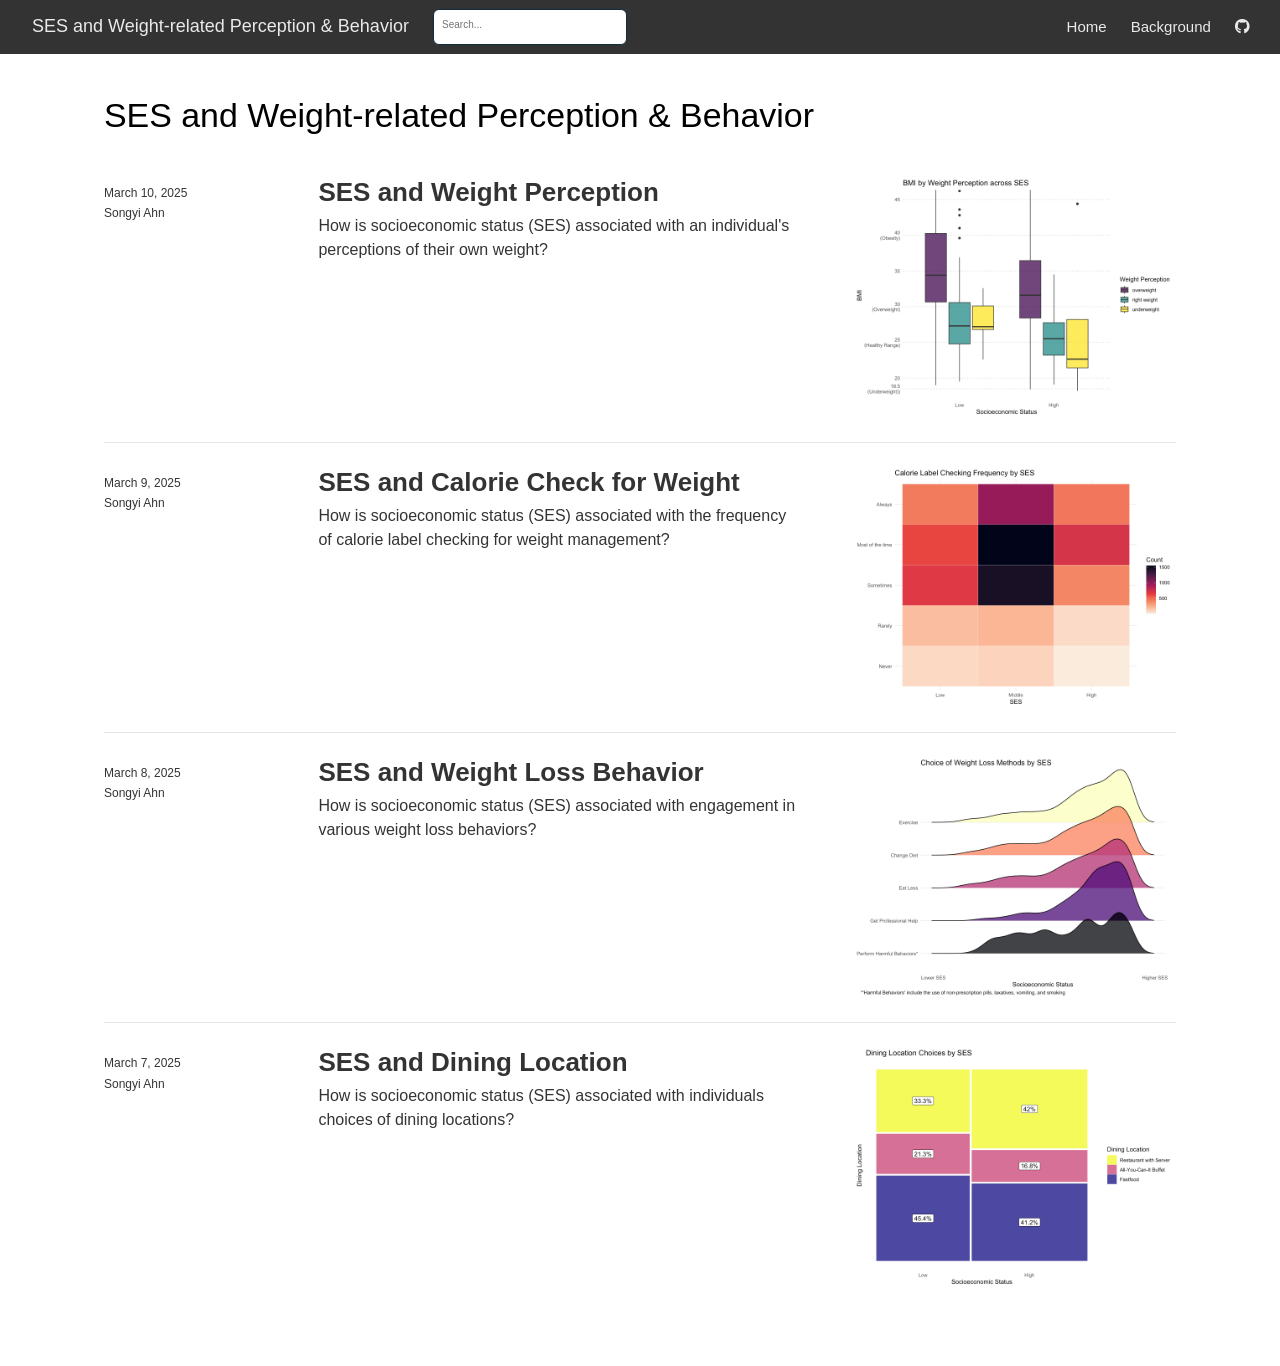
<file: docs/index.html>
<!DOCTYPE html>

<html xmlns="http://www.w3.org/1999/xhtml" lang="" xml:lang="">

<head>
  <meta charset="utf-8"/>
  <meta name="viewport" content="width=device-width, initial-scale=1"/>
  <meta http-equiv="X-UA-Compatible" content="IE=Edge,chrome=1"/>
  <meta name="generator" content="distill" />

  <style type="text/css">
  /* Hide doc at startup (prevent jankiness while JS renders/transforms) */
  body {
    visibility: hidden;
  }
  </style>

 <!--radix_placeholder_import_source-->
 <!--/radix_placeholder_import_source-->

<style type="text/css">code{white-space: pre;}</style>
<style type="text/css" data-origin="pandoc">
pre > code.sourceCode { white-space: pre; position: relative; }
pre > code.sourceCode > span { line-height: 1.25; }
pre > code.sourceCode > span:empty { height: 1.2em; }
.sourceCode { overflow: visible; }
code.sourceCode > span { color: inherit; text-decoration: inherit; }
div.sourceCode { margin: 1em 0; }
pre.sourceCode { margin: 0; }
@media screen {
div.sourceCode { overflow: auto; }
}
@media print {
pre > code.sourceCode { white-space: pre-wrap; }
pre > code.sourceCode > span { display: inline-block; text-indent: -5em; padding-left: 5em; }
}
pre.numberSource code
  { counter-reset: source-line 0; }
pre.numberSource code > span
  { position: relative; left: -4em; counter-increment: source-line; }
pre.numberSource code > span > a:first-child::before
  { content: counter(source-line);
    position: relative; left: -1em; text-align: right; vertical-align: baseline;
    border: none; display: inline-block;
    -webkit-touch-callout: none; -webkit-user-select: none;
    -khtml-user-select: none; -moz-user-select: none;
    -ms-user-select: none; user-select: none;
    padding: 0 4px; width: 4em;
    color: #aaaaaa;
  }
pre.numberSource { margin-left: 3em; border-left: 1px solid #aaaaaa;  padding-left: 4px; }
div.sourceCode
  { color: #00769e; background-color: #f1f3f5; }
@media screen {
pre > code.sourceCode > span > a:first-child::before { text-decoration: underline; }
}
code span { color: #00769e; } /* Normal */
code span.al { color: #ad0000; } /* Alert */
code span.an { color: #5e5e5e; } /* Annotation */
code span.at { color: #657422; } /* Attribute */
code span.bn { color: #ad0000; } /* BaseN */
code span.bu { } /* BuiltIn */
code span.cf { color: #00769e; } /* ControlFlow */
code span.ch { color: #20794d; } /* Char */
code span.cn { color: #8f5902; } /* Constant */
code span.co { color: #5e5e5e; } /* Comment */
code span.cv { color: #5e5e5e; font-style: italic; } /* CommentVar */
code span.do { color: #5e5e5e; font-style: italic; } /* Documentation */
code span.dt { color: #ad0000; } /* DataType */
code span.dv { color: #ad0000; } /* DecVal */
code span.er { color: #ad0000; } /* Error */
code span.ex { } /* Extension */
code span.fl { color: #ad0000; } /* Float */
code span.fu { color: #4758ab; } /* Function */
code span.im { } /* Import */
code span.in { color: #5e5e5e; } /* Information */
code span.kw { color: #00769e; } /* Keyword */
code span.op { color: #5e5e5e; } /* Operator */
code span.ot { color: #00769e; } /* Other */
code span.pp { color: #ad0000; } /* Preprocessor */
code span.sc { color: #5e5e5e; } /* SpecialChar */
code span.ss { color: #20794d; } /* SpecialString */
code span.st { color: #20794d; } /* String */
code span.va { color: #111111; } /* Variable */
code span.vs { color: #20794d; } /* VerbatimString */
code span.wa { color: #5e5e5e; font-style: italic; } /* Warning */
</style>


  <!--radix_placeholder_meta_tags-->
  <title>SES and Weight-related Perception &amp; Behavior</title>

  <meta property="description" itemprop="description" content="Welcome to the EDLD652 Data Visualization Final Project Product website!"/>



  <!--  https://developers.facebook.com/docs/sharing/webmasters#markup -->
  <meta property="og:title" content="SES and Weight-related Perception &amp; Behavior"/>
  <meta property="og:type" content="article"/>
  <meta property="og:description" content="Welcome to the EDLD652 Data Visualization Final Project Product website!"/>
  <meta property="og:locale" content="en_US"/>
  <meta property="og:site_name" content="SES and Weight-related Perception &amp; Behavior"/>

  <!--  https://dev.twitter.com/cards/types/summary -->
  <meta property="twitter:card" content="summary"/>
  <meta property="twitter:title" content="SES and Weight-related Perception &amp; Behavior"/>
  <meta property="twitter:description" content="Welcome to the EDLD652 Data Visualization Final Project Product website!"/>

  <!--/radix_placeholder_meta_tags-->
  <!--radix_placeholder_rmarkdown_metadata-->

  <script type="text/json" id="radix-rmarkdown-metadata">
  {"type":"list","attributes":{"names":{"type":"character","attributes":{},"value":["title","description","site","listing"]}},"value":[{"type":"character","attributes":{},"value":["SES and Weight-related Perception & Behavior"]},{"type":"character","attributes":{},"value":["Welcome to the EDLD652 Data Visualization Final Project Product website!\n"]},{"type":"character","attributes":{},"value":["distill::distill_website"]},{"type":"character","attributes":{},"value":["posts"]}]}
  </script>
  <!--/radix_placeholder_rmarkdown_metadata-->
  <!--radix_placeholder_navigation_in_header-->
  <meta name="distill:offset" content=""/>

  <script type="application/javascript">

    window.headroom_prevent_pin = false;

    window.document.addEventListener("DOMContentLoaded", function (event) {

      // initialize headroom for banner
      var header = $('header').get(0);
      var headerHeight = header.offsetHeight;
      var headroom = new Headroom(header, {
        tolerance: 5,
        onPin : function() {
          if (window.headroom_prevent_pin) {
            window.headroom_prevent_pin = false;
            headroom.unpin();
          }
        }
      });
      headroom.init();
      if(window.location.hash)
        headroom.unpin();
      $(header).addClass('headroom--transition');

      // offset scroll location for banner on hash change
      // (see: https://github.com/WickyNilliams/headroom.js/issues/38)
      window.addEventListener("hashchange", function(event) {
        window.scrollTo(0, window.pageYOffset - (headerHeight + 25));
      });

      // responsive menu
      $('.distill-site-header').each(function(i, val) {
        var topnav = $(this);
        var toggle = topnav.find('.nav-toggle');
        toggle.on('click', function() {
          topnav.toggleClass('responsive');
        });
      });

      // nav dropdowns
      $('.nav-dropbtn').click(function(e) {
        $(this).next('.nav-dropdown-content').toggleClass('nav-dropdown-active');
        $(this).parent().siblings('.nav-dropdown')
           .children('.nav-dropdown-content').removeClass('nav-dropdown-active');
      });
      $("body").click(function(e){
        $('.nav-dropdown-content').removeClass('nav-dropdown-active');
      });
      $(".nav-dropdown").click(function(e){
        e.stopPropagation();
      });
    });
  </script>

  <style type="text/css">

  /* Theme (user-documented overrideables for nav appearance) */

  .distill-site-nav {
    color: rgba(255, 255, 255, 0.8);
    background-color: #0F2E3D;
    font-size: 15px;
    font-weight: 300;
  }

  .distill-site-nav a {
    color: inherit;
    text-decoration: none;
  }

  .distill-site-nav a:hover {
    color: white;
  }

  @media print {
    .distill-site-nav {
      display: none;
    }
  }

  .distill-site-header {

  }

  .distill-site-footer {

  }


  /* Site Header */

  .distill-site-header {
    width: 100%;
    box-sizing: border-box;
    z-index: 3;
  }

  .distill-site-header .nav-left {
    display: inline-block;
    margin-left: 8px;
  }

  @media screen and (max-width: 768px) {
    .distill-site-header .nav-left {
      margin-left: 0;
    }
  }


  .distill-site-header .nav-right {
    float: right;
    margin-right: 8px;
  }

  .distill-site-header a,
  .distill-site-header .title {
    display: inline-block;
    text-align: center;
    padding: 14px 10px 14px 10px;
  }

  .distill-site-header .title {
    font-size: 18px;
    min-width: 150px;
  }

  .distill-site-header .logo {
    padding: 0;
  }

  .distill-site-header .logo img {
    display: none;
    max-height: 20px;
    width: auto;
    margin-bottom: -4px;
  }

  .distill-site-header .nav-image img {
    max-height: 18px;
    width: auto;
    display: inline-block;
    margin-bottom: -3px;
  }



  @media screen and (min-width: 1000px) {
    .distill-site-header .logo img {
      display: inline-block;
    }
    .distill-site-header .nav-left {
      margin-left: 20px;
    }
    .distill-site-header .nav-right {
      margin-right: 20px;
    }
    .distill-site-header .title {
      padding-left: 12px;
    }
  }


  .distill-site-header .nav-toggle {
    display: none;
  }

  .nav-dropdown {
    display: inline-block;
    position: relative;
  }

  .nav-dropdown .nav-dropbtn {
    border: none;
    outline: none;
    color: rgba(255, 255, 255, 0.8);
    padding: 16px 10px;
    background-color: transparent;
    font-family: inherit;
    font-size: inherit;
    font-weight: inherit;
    margin: 0;
    margin-top: 1px;
    z-index: 2;
  }

  .nav-dropdown-content {
    display: none;
    position: absolute;
    background-color: white;
    min-width: 200px;
    border: 1px solid rgba(0,0,0,0.15);
    border-radius: 4px;
    box-shadow: 0px 8px 16px 0px rgba(0,0,0,0.1);
    z-index: 1;
    margin-top: 2px;
    white-space: nowrap;
    padding-top: 4px;
    padding-bottom: 4px;
  }

  .nav-dropdown-content hr {
    margin-top: 4px;
    margin-bottom: 4px;
    border: none;
    border-bottom: 1px solid rgba(0, 0, 0, 0.1);
  }

  .nav-dropdown-active {
    display: block;
  }

  .nav-dropdown-content a, .nav-dropdown-content .nav-dropdown-header {
    color: black;
    padding: 6px 24px;
    text-decoration: none;
    display: block;
    text-align: left;
  }

  .nav-dropdown-content .nav-dropdown-header {
    display: block;
    padding: 5px 24px;
    padding-bottom: 0;
    text-transform: uppercase;
    font-size: 14px;
    color: #999999;
    white-space: nowrap;
  }

  .nav-dropdown:hover .nav-dropbtn {
    color: white;
  }

  .nav-dropdown-content a:hover {
    background-color: #ddd;
    color: black;
  }

  .nav-right .nav-dropdown-content {
    margin-left: -45%;
    right: 0;
  }

  @media screen and (max-width: 768px) {
    .distill-site-header a, .distill-site-header .nav-dropdown  {display: none;}
    .distill-site-header a.nav-toggle {
      float: right;
      display: block;
    }
    .distill-site-header .title {
      margin-left: 0;
    }
    .distill-site-header .nav-right {
      margin-right: 0;
    }
    .distill-site-header {
      overflow: hidden;
    }
    .nav-right .nav-dropdown-content {
      margin-left: 0;
    }
  }


  @media screen and (max-width: 768px) {
    .distill-site-header.responsive {position: relative; min-height: 500px; }
    .distill-site-header.responsive a.nav-toggle {
      position: absolute;
      right: 0;
      top: 0;
    }
    .distill-site-header.responsive a,
    .distill-site-header.responsive .nav-dropdown {
      display: block;
      text-align: left;
    }
    .distill-site-header.responsive .nav-left,
    .distill-site-header.responsive .nav-right {
      width: 100%;
    }
    .distill-site-header.responsive .nav-dropdown {float: none;}
    .distill-site-header.responsive .nav-dropdown-content {position: relative;}
    .distill-site-header.responsive .nav-dropdown .nav-dropbtn {
      display: block;
      width: 100%;
      text-align: left;
    }
  }

  /* Site Footer */

  .distill-site-footer {
    width: 100%;
    overflow: hidden;
    box-sizing: border-box;
    z-index: 3;
    margin-top: 30px;
    padding-top: 30px;
    padding-bottom: 30px;
    text-align: center;
  }

  /* Headroom */

  d-title {
    padding-top: 6rem;
  }

  @media print {
    d-title {
      padding-top: 4rem;
    }
  }

  .headroom {
    z-index: 1000;
    position: fixed;
    top: 0;
    left: 0;
    right: 0;
  }

  .headroom--transition {
    transition: all .4s ease-in-out;
  }

  .headroom--unpinned {
    top: -100px;
  }

  .headroom--pinned {
    top: 0;
  }

  /* adjust viewport for navbar height */
  /* helps vertically center bootstrap (non-distill) content */
  .min-vh-100 {
    min-height: calc(100vh - 100px) !important;
  }

  </style>

  <script src="site_libs/jquery-3.6.0/jquery-3.6.0.min.js"></script>
  <link href="site_libs/font-awesome-6.5.2/css/all.min.css" rel="stylesheet"/>
  <link href="site_libs/font-awesome-6.5.2/css/v4-shims.min.css" rel="stylesheet"/>
  <script src="site_libs/headroom-0.9.4/headroom.min.js"></script>
  <script src="site_libs/autocomplete-0.37.1/autocomplete.min.js"></script>
  <script src="site_libs/fuse-6.4.1/fuse.min.js"></script>

  <script type="application/javascript">

  function getMeta(metaName) {
    var metas = document.getElementsByTagName('meta');
    for (let i = 0; i < metas.length; i++) {
      if (metas[i].getAttribute('name') === metaName) {
        return metas[i].getAttribute('content');
      }
    }
    return '';
  }

  function offsetURL(url) {
    var offset = getMeta('distill:offset');
    return offset ? offset + '/' + url : url;
  }

  function createFuseIndex() {

    // create fuse index
    var options = {
      keys: [
        { name: 'title', weight: 20 },
        { name: 'categories', weight: 15 },
        { name: 'description', weight: 10 },
        { name: 'contents', weight: 5 },
      ],
      ignoreLocation: true,
      threshold: 0
    };
    var fuse = new window.Fuse([], options);

    // fetch the main search.json
    return fetch(offsetURL('search.json'))
      .then(function(response) {
        if (response.status == 200) {
          return response.json().then(function(json) {
            // index main articles
            json.articles.forEach(function(article) {
              fuse.add(article);
            });
            // download collections and index their articles
            return Promise.all(json.collections.map(function(collection) {
              return fetch(offsetURL(collection)).then(function(response) {
                if (response.status === 200) {
                  return response.json().then(function(articles) {
                    articles.forEach(function(article) {
                      fuse.add(article);
                    });
                  })
                } else {
                  return Promise.reject(
                    new Error('Unexpected status from search index request: ' +
                              response.status)
                  );
                }
              });
            })).then(function() {
              return fuse;
            });
          });

        } else {
          return Promise.reject(
            new Error('Unexpected status from search index request: ' +
                        response.status)
          );
        }
      });
  }

  window.document.addEventListener("DOMContentLoaded", function (event) {

    // get search element (bail if we don't have one)
    var searchEl = window.document.getElementById('distill-search');
    if (!searchEl)
      return;

    createFuseIndex()
      .then(function(fuse) {

        // make search box visible
        searchEl.classList.remove('hidden');

        // initialize autocomplete
        var options = {
          autoselect: true,
          hint: false,
          minLength: 2,
        };
        window.autocomplete(searchEl, options, [{
          source: function(query, callback) {
            const searchOptions = {
              isCaseSensitive: false,
              shouldSort: true,
              minMatchCharLength: 2,
              limit: 10,
            };
            var results = fuse.search(query, searchOptions);
            callback(results
              .map(function(result) { return result.item; })
            );
          },
          templates: {
            suggestion: function(suggestion) {
              var img = suggestion.preview && Object.keys(suggestion.preview).length > 0
                ? `<img src="${offsetURL(suggestion.preview)}"</img>`
                : '';
              var html = `
                <div class="search-item">
                  <h3>${suggestion.title}</h3>
                  <div class="search-item-description">
                    ${suggestion.description || ''}
                  </div>
                  <div class="search-item-preview">
                    ${img}
                  </div>
                </div>
              `;
              return html;
            }
          }
        }]).on('autocomplete:selected', function(event, suggestion) {
          window.location.href = offsetURL(suggestion.path);
        });
        // remove inline display style on autocompleter (we want to
        // manage responsive display via css)
        $('.algolia-autocomplete').css("display", "");
      })
      .catch(function(error) {
        console.log(error);
      });

  });

  </script>

  <style type="text/css">

  .nav-search {
    font-size: x-small;
  }

  /* Algolioa Autocomplete */

  .algolia-autocomplete {
    display: inline-block;
    margin-left: 10px;
    vertical-align: sub;
    background-color: white;
    color: black;
    padding: 6px;
    padding-top: 8px;
    padding-bottom: 0;
    border-radius: 6px;
    border: 1px #0F2E3D solid;
    width: 180px;
  }


  @media screen and (max-width: 768px) {
    .distill-site-nav .algolia-autocomplete {
      display: none;
      visibility: hidden;
    }
    .distill-site-nav.responsive .algolia-autocomplete {
      display: inline-block;
      visibility: visible;
    }
    .distill-site-nav.responsive .algolia-autocomplete .aa-dropdown-menu {
      margin-left: 0;
      width: 400px;
      max-height: 400px;
    }
  }

  .algolia-autocomplete .aa-input, .algolia-autocomplete .aa-hint {
    width: 90%;
    outline: none;
    border: none;
  }

  .algolia-autocomplete .aa-hint {
    color: #999;
  }
  .algolia-autocomplete .aa-dropdown-menu {
    width: 550px;
    max-height: 70vh;
    overflow-x: visible;
    overflow-y: scroll;
    padding: 5px;
    margin-top: 3px;
    margin-left: -150px;
    background-color: #fff;
    border-radius: 5px;
    border: 1px solid #999;
    border-top: none;
  }

  .algolia-autocomplete .aa-dropdown-menu .aa-suggestion {
    cursor: pointer;
    padding: 5px 4px;
    border-bottom: 1px solid #eee;
  }

  .algolia-autocomplete .aa-dropdown-menu .aa-suggestion:last-of-type {
    border-bottom: none;
    margin-bottom: 2px;
  }

  .algolia-autocomplete .aa-dropdown-menu .aa-suggestion .search-item {
    overflow: hidden;
    font-size: 0.8em;
    line-height: 1.4em;
  }

  .algolia-autocomplete .aa-dropdown-menu .aa-suggestion .search-item h3 {
    font-size: 1rem;
    margin-block-start: 0;
    margin-block-end: 5px;
  }

  .algolia-autocomplete .aa-dropdown-menu .aa-suggestion .search-item-description {
    display: inline-block;
    overflow: hidden;
    height: 2.8em;
    width: 80%;
    margin-right: 4%;
  }

  .algolia-autocomplete .aa-dropdown-menu .aa-suggestion .search-item-preview {
    display: inline-block;
    width: 15%;
  }

  .algolia-autocomplete .aa-dropdown-menu .aa-suggestion .search-item-preview img {
    height: 3em;
    width: auto;
    display: none;
  }

  .algolia-autocomplete .aa-dropdown-menu .aa-suggestion .search-item-preview img[src] {
    display: initial;
  }

  .algolia-autocomplete .aa-dropdown-menu .aa-suggestion.aa-cursor {
    background-color: #eee;
  }
  .algolia-autocomplete .aa-dropdown-menu .aa-suggestion em {
    font-weight: bold;
    font-style: normal;
  }

  </style>


  <!--/radix_placeholder_navigation_in_header-->
  <!--radix_placeholder_distill-->

  <style type="text/css">

  body {
    background-color: white;
  }

  .pandoc-table {
    width: 100%;
  }

  .pandoc-table>caption {
    margin-bottom: 10px;
  }

  .pandoc-table th:not([align]) {
    text-align: left;
  }

  .pagedtable-footer {
    font-size: 15px;
  }

  d-byline .byline {
    grid-template-columns: 2fr 2fr;
  }

  d-byline .byline h3 {
    margin-block-start: 1.5em;
  }

  d-byline .byline .authors-affiliations h3 {
    margin-block-start: 0.5em;
  }

  .authors-affiliations .orcid-id {
    width: 16px;
    height:16px;
    margin-left: 4px;
    margin-right: 4px;
    vertical-align: middle;
    padding-bottom: 2px;
  }

  d-title .dt-tags {
    margin-top: 1em;
    grid-column: text;
  }

  .dt-tags .dt-tag {
    text-decoration: none;
    display: inline-block;
    color: rgba(0,0,0,0.6);
    padding: 0em 0.4em;
    margin-right: 0.5em;
    margin-bottom: 0.4em;
    font-size: 70%;
    border: 1px solid rgba(0,0,0,0.2);
    border-radius: 3px;
    text-transform: uppercase;
    font-weight: 500;
  }

  d-article table.gt_table td,
  d-article table.gt_table th {
    border-bottom: none;
    font-size: 100%;
  }

  .html-widget {
    margin-bottom: 2.0em;
  }

  .l-screen-inset {
    padding-right: 16px;
  }

  .l-screen .caption {
    margin-left: 10px;
  }

  .shaded {
    background: rgb(247, 247, 247);
    padding-top: 20px;
    padding-bottom: 20px;
    border-top: 1px solid rgba(0, 0, 0, 0.1);
    border-bottom: 1px solid rgba(0, 0, 0, 0.1);
  }

  .shaded .html-widget {
    margin-bottom: 0;
    border: 1px solid rgba(0, 0, 0, 0.1);
  }

  .shaded .shaded-content {
    background: white;
  }

  .text-output {
    margin-top: 0;
    line-height: 1.5em;
  }

  .hidden {
    display: none !important;
  }

  hr.section-separator {
    border: none;
    border-top: 1px solid rgba(0, 0, 0, 0.1);
    margin: 0px;
  }


  d-byline {
    border-top: none;
  }

  d-article {
    padding-top: 2.5rem;
    padding-bottom: 30px;
    border-top: none;
  }

  d-appendix {
    padding-top: 30px;
  }

  d-article>p>img {
    width: 100%;
  }

  d-article h2 {
    margin: 1rem 0 1.5rem 0;
  }

  d-article h3 {
    margin-top: 1.5rem;
  }

  d-article iframe {
    border: 1px solid rgba(0, 0, 0, 0.1);
    margin-bottom: 2.0em;
    width: 100%;
  }

  /* Tweak code blocks */

  d-article div.sourceCode code,
  d-article pre code {
    font-family: Consolas, Monaco, 'Andale Mono', 'Ubuntu Mono', monospace;
  }

  d-article pre,
  d-article div.sourceCode,
  d-article div.sourceCode pre {
    overflow: auto;
  }

  d-article div.sourceCode {
    background-color: white;
  }

  d-article div.sourceCode pre {
    padding-left: 10px;
    font-size: 12px;
    border-left: 2px solid rgba(0,0,0,0.1);
  }

  d-article pre {
    font-size: 12px;
    color: black;
    background: none;
    margin-top: 0;
    text-align: left;
    white-space: pre;
    word-spacing: normal;
    word-break: normal;
    word-wrap: normal;
    line-height: 1.5;

    -moz-tab-size: 4;
    -o-tab-size: 4;
    tab-size: 4;

    -webkit-hyphens: none;
    -moz-hyphens: none;
    -ms-hyphens: none;
    hyphens: none;
  }

  d-article pre a {
    border-bottom: none;
  }

  d-article pre a:hover {
    border-bottom: none;
    text-decoration: underline;
  }

  d-article details {
    grid-column: text;
    margin-bottom: 0.8em;
  }

  @media(min-width: 768px) {

  d-article pre,
  d-article div.sourceCode,
  d-article div.sourceCode pre {
    overflow: visible !important;
  }

  d-article div.sourceCode pre {
    padding-left: 18px;
    font-size: 14px;
  }

  /* tweak for Pandoc numbered line within distill */
  d-article pre.numberSource code > span {
      left: -2em;
  }

  d-article pre {
    font-size: 14px;
  }

  }

  figure img.external {
    background: white;
    border: 1px solid rgba(0, 0, 0, 0.1);
    box-shadow: 0 1px 8px rgba(0, 0, 0, 0.1);
    padding: 18px;
    box-sizing: border-box;
  }

  /* CSS for d-contents */

  .d-contents {
    grid-column: text;
    color: rgba(0,0,0,0.8);
    font-size: 0.9em;
    padding-bottom: 1em;
    margin-bottom: 1em;
    padding-bottom: 0.5em;
    margin-bottom: 1em;
    padding-left: 0.25em;
    justify-self: start;
  }

  @media(min-width: 1000px) {
    .d-contents.d-contents-float {
      height: 0;
      grid-column-start: 1;
      grid-column-end: 4;
      justify-self: center;
      padding-right: 3em;
      padding-left: 2em;
    }
  }

  .d-contents nav h3 {
    font-size: 18px;
    margin-top: 0;
    margin-bottom: 1em;
  }

  .d-contents li {
    list-style-type: none
  }

  .d-contents nav > ul {
    padding-left: 0;
  }

  .d-contents ul {
    padding-left: 1em
  }

  .d-contents nav ul li {
    margin-top: 0.6em;
    margin-bottom: 0.2em;
  }

  .d-contents nav a {
    font-size: 13px;
    border-bottom: none;
    text-decoration: none
    color: rgba(0, 0, 0, 0.8);
  }

  .d-contents nav a:hover {
    text-decoration: underline solid rgba(0, 0, 0, 0.6)
  }

  .d-contents nav > ul > li > a {
    font-weight: 600;
  }

  .d-contents nav > ul > li > ul {
    font-weight: inherit;
  }

  .d-contents nav > ul > li > ul > li {
    margin-top: 0.2em;
  }


  .d-contents nav ul {
    margin-top: 0;
    margin-bottom: 0.25em;
  }

  .d-article-with-toc h2:nth-child(2) {
    margin-top: 0;
  }


  /* Figure */

  .figure {
    position: relative;
    margin-bottom: 2.5em;
    margin-top: 1.5em;
  }

  .figure .caption {
    color: rgba(0, 0, 0, 0.6);
    font-size: 12px;
    line-height: 1.5em;
  }

  .figure img.external {
    background: white;
    border: 1px solid rgba(0, 0, 0, 0.1);
    box-shadow: 0 1px 8px rgba(0, 0, 0, 0.1);
    padding: 18px;
    box-sizing: border-box;
  }

  .figure .caption a {
    color: rgba(0, 0, 0, 0.6);
  }

  .figure .caption b,
  .figure .caption strong, {
    font-weight: 600;
    color: rgba(0, 0, 0, 1.0);
  }

  /* Citations */

  d-article .citation {
    color: inherit;
    cursor: inherit;
  }

  div.hanging-indent{
    margin-left: 1em; text-indent: -1em;
  }

  /* Citation hover box */

  .tippy-box[data-theme~=light-border] {
    background-color: rgba(250, 250, 250, 0.95);
  }

  .tippy-content > p {
    margin-bottom: 0;
    padding: 2px;
  }


  /* Tweak 1000px media break to show more text */

  @media(min-width: 1000px) {
    .base-grid,
    distill-header,
    d-title,
    d-abstract,
    d-article,
    d-appendix,
    distill-appendix,
    d-byline,
    d-footnote-list,
    d-citation-list,
    distill-footer {
      grid-template-columns: [screen-start] 1fr [page-start kicker-start] 80px [middle-start] 50px [text-start kicker-end] 65px 65px 65px 65px 65px 65px 65px 65px [text-end gutter-start] 65px [middle-end] 65px [page-end gutter-end] 1fr [screen-end];
      grid-column-gap: 16px;
    }

    .grid {
      grid-column-gap: 16px;
    }

    d-article {
      font-size: 1.06rem;
      line-height: 1.7em;
    }
    figure .caption, .figure .caption, figure figcaption {
      font-size: 13px;
    }
  }

  @media(min-width: 1180px) {
    .base-grid,
    distill-header,
    d-title,
    d-abstract,
    d-article,
    d-appendix,
    distill-appendix,
    d-byline,
    d-footnote-list,
    d-citation-list,
    distill-footer {
      grid-template-columns: [screen-start] 1fr [page-start kicker-start] 60px [middle-start] 60px [text-start kicker-end] 60px 60px 60px 60px 60px 60px 60px 60px [text-end gutter-start] 60px [middle-end] 60px [page-end gutter-end] 1fr [screen-end];
      grid-column-gap: 32px;
    }

    .grid {
      grid-column-gap: 32px;
    }
  }


  /* Get the citation styles for the appendix (not auto-injected on render since
     we do our own rendering of the citation appendix) */

  d-appendix .citation-appendix,
  .d-appendix .citation-appendix {
    font-size: 11px;
    line-height: 15px;
    border-left: 1px solid rgba(0, 0, 0, 0.1);
    padding-left: 18px;
    border: 1px solid rgba(0,0,0,0.1);
    background: rgba(0, 0, 0, 0.02);
    padding: 10px 18px;
    border-radius: 3px;
    color: rgba(150, 150, 150, 1);
    overflow: hidden;
    margin-top: -12px;
    white-space: pre-wrap;
    word-wrap: break-word;
  }

  /* Include appendix styles here so they can be overridden */

  d-appendix {
    contain: layout style;
    font-size: 0.8em;
    line-height: 1.7em;
    margin-top: 60px;
    margin-bottom: 0;
    border-top: 1px solid rgba(0, 0, 0, 0.1);
    color: rgba(0,0,0,0.5);
    padding-top: 60px;
    padding-bottom: 48px;
  }

  d-appendix h3 {
    grid-column: page-start / text-start;
    font-size: 15px;
    font-weight: 500;
    margin-top: 1em;
    margin-bottom: 0;
    color: rgba(0,0,0,0.65);
  }

  d-appendix h3 + * {
    margin-top: 1em;
  }

  d-appendix ol {
    padding: 0 0 0 15px;
  }

  @media (min-width: 768px) {
    d-appendix ol {
      padding: 0 0 0 30px;
      margin-left: -30px;
    }
  }

  d-appendix li {
    margin-bottom: 1em;
  }

  d-appendix a {
    color: rgba(0, 0, 0, 0.6);
  }

  d-appendix > * {
    grid-column: text;
  }

  d-appendix > d-footnote-list,
  d-appendix > d-citation-list,
  d-appendix > distill-appendix {
    grid-column: screen;
  }

  /* Include footnote styles here so they can be overridden */

  d-footnote-list {
    contain: layout style;
  }

  d-footnote-list > * {
    grid-column: text;
  }

  d-footnote-list a.footnote-backlink {
    color: rgba(0,0,0,0.3);
    padding-left: 0.5em;
  }



  /* Anchor.js */

  .anchorjs-link {
    /*transition: all .25s linear; */
    text-decoration: none;
    border-bottom: none;
  }
  *:hover > .anchorjs-link {
    margin-left: -1.125em !important;
    text-decoration: none;
    border-bottom: none;
  }

  /* Social footer */

  .social_footer {
    margin-top: 30px;
    margin-bottom: 0;
    color: rgba(0,0,0,0.67);
  }

  .disqus-comments {
    margin-right: 30px;
  }

  .disqus-comment-count {
    border-bottom: 1px solid rgba(0, 0, 0, 0.4);
    cursor: pointer;
  }

  #disqus_thread {
    margin-top: 30px;
  }

  .article-sharing a {
    border-bottom: none;
    margin-right: 8px;
  }

  .article-sharing a:hover {
    border-bottom: none;
  }

  .sidebar-section.subscribe {
    font-size: 12px;
    line-height: 1.6em;
  }

  .subscribe p {
    margin-bottom: 0.5em;
  }


  .article-footer .subscribe {
    font-size: 15px;
    margin-top: 45px;
  }


  .sidebar-section.custom {
    font-size: 12px;
    line-height: 1.6em;
  }

  .custom p {
    margin-bottom: 0.5em;
  }

  /* Styles for listing layout (hide title) */
  .layout-listing d-title, .layout-listing .d-title {
    display: none;
  }

  /* Styles for posts lists (not auto-injected) */


  .posts-with-sidebar {
    padding-left: 45px;
    padding-right: 45px;
  }

  .posts-list .description h2,
  .posts-list .description p {
    font-family: -apple-system, BlinkMacSystemFont, "Segoe UI", Roboto, Oxygen, Ubuntu, Cantarell, "Fira Sans", "Droid Sans", "Helvetica Neue", Arial, sans-serif;
  }

  .posts-list .description h2 {
    font-weight: 700;
    border-bottom: none;
    padding-bottom: 0;
  }

  .posts-list h2.post-tag {
    border-bottom: 1px solid rgba(0, 0, 0, 0.2);
    padding-bottom: 12px;
  }
  .posts-list {
    margin-top: 60px;
    margin-bottom: 24px;
  }

  .posts-list .post-preview {
    text-decoration: none;
    overflow: hidden;
    display: block;
    border-bottom: 1px solid rgba(0, 0, 0, 0.1);
    padding: 24px 0;
  }

  .post-preview-last {
    border-bottom: none !important;
  }

  .posts-list .posts-list-caption {
    grid-column: screen;
    font-weight: 400;
  }

  .posts-list .post-preview h2 {
    margin: 0 0 6px 0;
    line-height: 1.2em;
    font-style: normal;
    font-size: 24px;
  }

  .posts-list .post-preview p {
    margin: 0 0 12px 0;
    line-height: 1.4em;
    font-size: 16px;
  }

  .posts-list .post-preview .thumbnail {
    box-sizing: border-box;
    margin-bottom: 24px;
    position: relative;
    max-width: 500px;
  }
  .posts-list .post-preview img {
    width: 100%;
    display: block;
  }

  .posts-list .metadata {
    font-size: 12px;
    line-height: 1.4em;
    margin-bottom: 18px;
  }

  .posts-list .metadata > * {
    display: inline-block;
  }

  .posts-list .metadata .publishedDate {
    margin-right: 2em;
  }

  .posts-list .metadata .dt-authors {
    display: block;
    margin-top: 0.3em;
    margin-right: 2em;
  }

  .posts-list .dt-tags {
    display: block;
    line-height: 1em;
  }

  .posts-list .dt-tags .dt-tag {
    display: inline-block;
    color: rgba(0,0,0,0.6);
    padding: 0.3em 0.4em;
    margin-right: 0.2em;
    margin-bottom: 0.4em;
    font-size: 60%;
    border: 1px solid rgba(0,0,0,0.2);
    border-radius: 3px;
    text-transform: uppercase;
    font-weight: 500;
  }

  .posts-list img {
    opacity: 1;
  }

  .posts-list img[data-src] {
    opacity: 0;
  }

  .posts-more {
    clear: both;
  }


  .posts-sidebar {
    font-size: 16px;
  }

  .posts-sidebar h3 {
    font-size: 16px;
    margin-top: 0;
    margin-bottom: 0.5em;
    font-weight: 400;
    text-transform: uppercase;
  }

  .sidebar-section {
    margin-bottom: 30px;
  }

  .categories ul {
    list-style-type: none;
    margin: 0;
    padding: 0;
  }

  .categories li {
    color: rgba(0, 0, 0, 0.8);
    margin-bottom: 0;
  }

  .categories li>a {
    border-bottom: none;
  }

  .categories li>a:hover {
    border-bottom: 1px solid rgba(0, 0, 0, 0.4);
  }

  .categories .active {
    font-weight: 600;
  }

  .categories .category-count {
    color: rgba(0, 0, 0, 0.4);
  }


  @media(min-width: 768px) {
    .posts-list .post-preview h2 {
      font-size: 26px;
    }
    .posts-list .post-preview .thumbnail {
      float: right;
      width: 30%;
      margin-bottom: 0;
    }
    .posts-list .post-preview .description {
      float: left;
      width: 45%;
    }
    .posts-list .post-preview .metadata {
      float: left;
      width: 20%;
      margin-top: 8px;
    }
    .posts-list .post-preview p {
      margin: 0 0 12px 0;
      line-height: 1.5em;
      font-size: 16px;
    }
    .posts-with-sidebar .posts-list {
      float: left;
      width: 75%;
    }
    .posts-with-sidebar .posts-sidebar {
      float: right;
      width: 20%;
      margin-top: 60px;
      padding-top: 24px;
      padding-bottom: 24px;
    }
  }


  /* Improve display for browsers without grid (IE/Edge <= 15) */

  .downlevel {
    line-height: 1.6em;
    font-family: -apple-system, BlinkMacSystemFont, "Segoe UI", Roboto, Oxygen, Ubuntu, Cantarell, "Fira Sans", "Droid Sans", "Helvetica Neue", Arial, sans-serif;
    margin: 0;
  }

  .downlevel .d-title {
    padding-top: 6rem;
    padding-bottom: 1.5rem;
  }

  .downlevel .d-title h1 {
    font-size: 50px;
    font-weight: 700;
    line-height: 1.1em;
    margin: 0 0 0.5rem;
  }

  .downlevel .d-title p {
    font-weight: 300;
    font-size: 1.2rem;
    line-height: 1.55em;
    margin-top: 0;
  }

  .downlevel .d-byline {
    padding-top: 0.8em;
    padding-bottom: 0.8em;
    font-size: 0.8rem;
    line-height: 1.8em;
  }

  .downlevel .section-separator {
    border: none;
    border-top: 1px solid rgba(0, 0, 0, 0.1);
  }

  .downlevel .d-article {
    font-size: 1.06rem;
    line-height: 1.7em;
    padding-top: 1rem;
    padding-bottom: 2rem;
  }


  .downlevel .d-appendix {
    padding-left: 0;
    padding-right: 0;
    max-width: none;
    font-size: 0.8em;
    line-height: 1.7em;
    margin-bottom: 0;
    color: rgba(0,0,0,0.5);
    padding-top: 40px;
    padding-bottom: 48px;
  }

  .downlevel .footnotes ol {
    padding-left: 13px;
  }

  .downlevel .base-grid,
  .downlevel .distill-header,
  .downlevel .d-title,
  .downlevel .d-abstract,
  .downlevel .d-article,
  .downlevel .d-appendix,
  .downlevel .distill-appendix,
  .downlevel .d-byline,
  .downlevel .d-footnote-list,
  .downlevel .d-citation-list,
  .downlevel .distill-footer,
  .downlevel .appendix-bottom,
  .downlevel .posts-container {
    padding-left: 40px;
    padding-right: 40px;
  }

  @media(min-width: 768px) {
    .downlevel .base-grid,
    .downlevel .distill-header,
    .downlevel .d-title,
    .downlevel .d-abstract,
    .downlevel .d-article,
    .downlevel .d-appendix,
    .downlevel .distill-appendix,
    .downlevel .d-byline,
    .downlevel .d-footnote-list,
    .downlevel .d-citation-list,
    .downlevel .distill-footer,
    .downlevel .appendix-bottom,
    .downlevel .posts-container {
    padding-left: 150px;
    padding-right: 150px;
    max-width: 900px;
  }
  }

  .downlevel pre code {
    display: block;
    border-left: 2px solid rgba(0, 0, 0, .1);
    padding: 0 0 0 20px;
    font-size: 14px;
  }

  .downlevel code, .downlevel pre {
    color: black;
    background: none;
    font-family: Consolas, Monaco, 'Andale Mono', 'Ubuntu Mono', monospace;
    text-align: left;
    white-space: pre;
    word-spacing: normal;
    word-break: normal;
    word-wrap: normal;
    line-height: 1.5;

    -moz-tab-size: 4;
    -o-tab-size: 4;
    tab-size: 4;

    -webkit-hyphens: none;
    -moz-hyphens: none;
    -ms-hyphens: none;
    hyphens: none;
  }

  .downlevel .posts-list .post-preview {
    color: inherit;
  }



  </style>

  <script type="application/javascript">

  function is_downlevel_browser() {
    if (bowser.isUnsupportedBrowser({ msie: "12", msedge: "16"},
                                   window.navigator.userAgent)) {
      return true;
    } else {
      return window.load_distill_framework === undefined;
    }
  }

  // show body when load is complete
  function on_load_complete() {

    // add anchors
    if (window.anchors) {
      window.anchors.options.placement = 'left';
      window.anchors.add('d-article > h2, d-article > h3, d-article > h4, d-article > h5');
    }


    // set body to visible
    document.body.style.visibility = 'visible';

    // force redraw for leaflet widgets
    if (window.HTMLWidgets) {
      var maps = window.HTMLWidgets.findAll(".leaflet");
      $.each(maps, function(i, el) {
        var map = this.getMap();
        map.invalidateSize();
        map.eachLayer(function(layer) {
          if (layer instanceof L.TileLayer)
            layer.redraw();
        });
      });
    }

    // trigger 'shown' so htmlwidgets resize
    $('d-article').trigger('shown');
  }

  function init_distill() {

    init_common();

    // create front matter
    var front_matter = $('<d-front-matter></d-front-matter>');
    $('#distill-front-matter').wrap(front_matter);

    // create d-title
    $('.d-title').changeElementType('d-title');

    // separator
    var separator = '<hr class="section-separator" style="clear: both"/>';
    // prepend separator above appendix
    $('.d-byline').before(separator);
    $('.d-article').before(separator);

    // create d-byline
    var byline = $('<d-byline></d-byline>');
    $('.d-byline').replaceWith(byline);

    // create d-article
    var article = $('<d-article></d-article>');
    $('.d-article').wrap(article).children().unwrap();

    // move posts container into article
    $('.posts-container').appendTo($('d-article'));

    // create d-appendix
    $('.d-appendix').changeElementType('d-appendix');

    // flag indicating that we have appendix items
    var appendix = $('.appendix-bottom').children('h3').length > 0;

    // replace footnotes with <d-footnote>
    $('.footnote-ref').each(function(i, val) {
      appendix = true;
      var href = $(this).attr('href');
      var id = href.replace('#', '');
      var fn = $('#' + id);
      var fn_p = $('#' + id + '>p');
      fn_p.find('.footnote-back').remove();
      var text = fn_p.html();
      var dtfn = $('<d-footnote></d-footnote>');
      dtfn.html(text);
      $(this).replaceWith(dtfn);
    });
    // remove footnotes
    $('.footnotes').remove();

    // move refs into #references-listing
    $('#references-listing').replaceWith($('#refs'));

    $('h1.appendix, h2.appendix').each(function(i, val) {
      $(this).changeElementType('h3');
    });
    $('h3.appendix').each(function(i, val) {
      var id = $(this).attr('id');
      $('.d-contents a[href="#' + id + '"]').parent().remove();
      appendix = true;
      $(this).nextUntil($('h1, h2, h3')).addBack().appendTo($('d-appendix'));
    });

    // show d-appendix if we have appendix content
    $("d-appendix").css('display', appendix ? 'grid' : 'none');

    // localize layout chunks to just output
    $('.layout-chunk').each(function(i, val) {

      // capture layout
      var layout = $(this).attr('data-layout');

      // apply layout to markdown level block elements
      var elements = $(this).children().not('details, div.sourceCode, pre, script');
      elements.each(function(i, el) {
        var layout_div = $('<div class="' + layout + '"></div>');
        if (layout_div.hasClass('shaded')) {
          var shaded_content = $('<div class="shaded-content"></div>');
          $(this).wrap(shaded_content);
          $(this).parent().wrap(layout_div);
        } else {
          $(this).wrap(layout_div);
        }
      });


      // unwrap the layout-chunk div
      $(this).children().unwrap();
    });

    // remove code block used to force  highlighting css
    $('.distill-force-highlighting-css').parent().remove();

    // remove empty line numbers inserted by pandoc when using a
    // custom syntax highlighting theme, except when numbering line
    // in code chunk
    $('pre:not(.numberLines) code.sourceCode a:empty').remove();

    // load distill framework
    load_distill_framework();

    // wait for window.distillRunlevel == 4 to do post processing
    function distill_post_process() {

      if (!window.distillRunlevel || window.distillRunlevel < 4)
        return;

      // hide author/affiliations entirely if we have no authors
      var front_matter = JSON.parse($("#distill-front-matter").html());
      var have_authors = front_matter.authors && front_matter.authors.length > 0;
      if (!have_authors)
        $('d-byline').addClass('hidden');

      // article with toc class
      $('.d-contents').parent().addClass('d-article-with-toc');

      // strip links that point to #
      $('.authors-affiliations').find('a[href="#"]').removeAttr('href');

      // add orcid ids
      $('.authors-affiliations').find('.author').each(function(i, el) {
        var orcid_id = front_matter.authors[i].orcidID;
        var author_name = front_matter.authors[i].author
        if (orcid_id) {
          var a = $('<a></a>');
          a.attr('href', 'https://orcid.org/' + orcid_id);
          var img = $('<img></img>');
          img.addClass('orcid-id');
          img.attr('alt', author_name ? 'ORCID ID for ' + author_name : 'ORCID ID');
          img.attr('src','[data-uri]');
          a.append(img);
          $(this).append(a);
        }
      });

      // hide elements of author/affiliations grid that have no value
      function hide_byline_column(caption) {
        $('d-byline').find('h3:contains("' + caption + '")').parent().css('visibility', 'hidden');
      }

      // affiliations
      var have_affiliations = false;
      for (var i = 0; i<front_matter.authors.length; ++i) {
        var author = front_matter.authors[i];
        if (author.affiliation !== "&nbsp;") {
          have_affiliations = true;
          break;
        }
      }
      if (!have_affiliations)
        $('d-byline').find('h3:contains("Affiliations")').css('visibility', 'hidden');

      // published date
      if (!front_matter.publishedDate)
        hide_byline_column("Published");

      // document object identifier
      var doi = $('d-byline').find('h3:contains("DOI")');
      var doi_p = doi.next().empty();
      if (!front_matter.doi) {
        // if we have a citation and valid citationText then link to that
        if ($('#citation').length > 0 && front_matter.citationText) {
          doi.html('Citation');
          $('<a href="#citation"></a>')
            .text(front_matter.citationText)
            .appendTo(doi_p);
        } else {
          hide_byline_column("DOI");
        }
      } else {
        $('<a></a>')
           .attr('href', "https://doi.org/" + front_matter.doi)
           .html(front_matter.doi)
           .appendTo(doi_p);
      }

       // change plural form of authors/affiliations
      if (front_matter.authors.length === 1) {
        var grid = $('.authors-affiliations');
        grid.children('h3:contains("Authors")').text('Author');
        grid.children('h3:contains("Affiliations")').text('Affiliation');
      }

      // remove d-appendix and d-footnote-list local styles
      $('d-appendix > style:first-child').remove();
      $('d-footnote-list > style:first-child').remove();

      // move appendix-bottom entries to the bottom
      $('.appendix-bottom').appendTo('d-appendix').children().unwrap();
      $('.appendix-bottom').remove();

      // hoverable references
      $('span.citation[data-cites]').each(function() {
        const citeChild = $(this).children()[0]
        // Do not process if @xyz has been used without escaping and without bibliography activated
        // https://github.com/rstudio/distill/issues/466
        if (citeChild === undefined) return true

        if (citeChild.nodeName == "D-FOOTNOTE") {
          var fn = citeChild
          $(this).html(fn.shadowRoot.querySelector("sup"))
          $(this).id = fn.id
          fn.remove()
        }
        var refs = $(this).attr('data-cites').split(" ");
        var refHtml = refs.map(function(ref) {
          // Could use CSS.escape too here, we insure backward compatibility in navigator
          return "<p>" + $('div[id="ref-' + ref + '"]').html() + "</p>";
        }).join("\n");
        window.tippy(this, {
          allowHTML: true,
          content: refHtml,
          maxWidth: 500,
          interactive: true,
          interactiveBorder: 10,
          theme: 'light-border',
          placement: 'bottom-start'
        });
      });

      // fix footnotes in tables (#411)
      // replacing broken distill.pub feature
      $('table d-footnote').each(function() {
        // we replace internal showAtNode methode which is triggered when hovering a footnote
        this.hoverBox.showAtNode = function(node) {
          // ported from https://github.com/distillpub/template/pull/105/files
          calcOffset = function(elem) {
              let x = elem.offsetLeft;
              let y = elem.offsetTop;
              // Traverse upwards until an `absolute` element is found or `elem`
              // becomes null.
              while (elem = elem.offsetParent && elem.style.position != 'absolute') {
                  x += elem.offsetLeft;
                  y += elem.offsetTop;
              }

              return { left: x, top: y };
          }
          // https://developer.mozilla.org/en-US/docs/Web/API/HTMLElement/offsetTop
          const bbox = node.getBoundingClientRect();
          const offset = calcOffset(node);
          this.show([offset.left + bbox.width, offset.top + bbox.height]);
        }
      })

      // clear polling timer
      clearInterval(tid);

      // show body now that everything is ready
      on_load_complete();
    }

    var tid = setInterval(distill_post_process, 50);
    distill_post_process();

  }

  function init_downlevel() {

    init_common();

     // insert hr after d-title
    $('.d-title').after($('<hr class="section-separator"/>'));

    // check if we have authors
    var front_matter = JSON.parse($("#distill-front-matter").html());
    var have_authors = front_matter.authors && front_matter.authors.length > 0;

    // manage byline/border
    if (!have_authors)
      $('.d-byline').remove();
    $('.d-byline').after($('<hr class="section-separator"/>'));
    $('.d-byline a').remove();

    // remove toc
    $('.d-contents').remove();

    // move appendix elements
    $('h1.appendix, h2.appendix').each(function(i, val) {
      $(this).changeElementType('h3');
    });
    $('h3.appendix').each(function(i, val) {
      $(this).nextUntil($('h1, h2, h3')).addBack().appendTo($('.d-appendix'));
    });


    // inject headers into references and footnotes
    var refs_header = $('<h3></h3>');
    refs_header.text('References');
    $('#refs').prepend(refs_header);

    var footnotes_header = $('<h3></h3');
    footnotes_header.text('Footnotes');
    $('.footnotes').children('hr').first().replaceWith(footnotes_header);

    // move appendix-bottom entries to the bottom
    $('.appendix-bottom').appendTo('.d-appendix').children().unwrap();
    $('.appendix-bottom').remove();

    // remove appendix if it's empty
    if ($('.d-appendix').children().length === 0)
      $('.d-appendix').remove();

    // prepend separator above appendix
    $('.d-appendix').before($('<hr class="section-separator" style="clear: both"/>'));

    // trim code
    $('pre>code').each(function(i, val) {
      $(this).html($.trim($(this).html()));
    });

    // move posts-container right before article
    $('.posts-container').insertBefore($('.d-article'));

    $('body').addClass('downlevel');

    on_load_complete();
  }


  function init_common() {

    // jquery plugin to change element types
    (function($) {
      $.fn.changeElementType = function(newType) {
        var attrs = {};

        $.each(this[0].attributes, function(idx, attr) {
          attrs[attr.nodeName] = attr.nodeValue;
        });

        this.replaceWith(function() {
          return $("<" + newType + "/>", attrs).append($(this).contents());
        });
      };
    })(jQuery);

    // prevent underline for linked images
    $('a > img').parent().css({'border-bottom' : 'none'});

    // mark non-body figures created by knitr chunks as 100% width
    $('.layout-chunk').each(function(i, val) {
      var figures = $(this).find('img, .html-widget');
      // ignore leaflet img layers (#106)
      figures = figures.filter(':not(img[class*="leaflet"])')
      if ($(this).attr('data-layout') !== "l-body") {
        figures.css('width', '100%');
      } else {
        figures.css('max-width', '100%');
        figures.filter("[width]").each(function(i, val) {
          var fig = $(this);
          fig.css('width', fig.attr('width') + 'px');
        });

      }
    });

    // auto-append index.html to post-preview links in file: protocol
    // and in rstudio ide preview
    $('.post-preview').each(function(i, val) {
      if (window.location.protocol === "file:")
        $(this).attr('href', $(this).attr('href') + "index.html");
    });

    // get rid of index.html references in header
    if (window.location.protocol !== "file:") {
      $('.distill-site-header a[href]').each(function(i,val) {
        $(this).attr('href', $(this).attr('href').replace(/^index[.]html/, "./"));
      });
    }

    // add class to pandoc style tables
    $('tr.header').parent('thead').parent('table').addClass('pandoc-table');
    $('.kable-table').children('table').addClass('pandoc-table');

    // add figcaption style to table captions
    $('caption').parent('table').addClass("figcaption");

    // initialize posts list
    if (window.init_posts_list)
      window.init_posts_list();

    // implmement disqus comment link
    $('.disqus-comment-count').click(function() {
      window.headroom_prevent_pin = true;
      $('#disqus_thread').toggleClass('hidden');
      if (!$('#disqus_thread').hasClass('hidden')) {
        var offset = $(this).offset();
        $(window).resize();
        $('html, body').animate({
          scrollTop: offset.top - 35
        });
      }
    });
  }

  document.addEventListener('DOMContentLoaded', function() {
    if (is_downlevel_browser())
      init_downlevel();
    else
      window.addEventListener('WebComponentsReady', init_distill);
  });

  </script>

  <style type="text/css">
  /* base variables */

  /* Edit the CSS properties in this file to create a custom
     Distill theme. Only edit values in the right column
     for each row; values shown are the CSS defaults.
     To return any property to the default,
     you may set its value to: unset
     All rows must end with a semi-colon.                      */

  /* Optional: embed custom fonts here with `@import`          */
  /* This must remain at the top of this file.                 */



  html {
    /*-- Main font sizes --*/
    --title-size:      50px;
    --body-size:       1.06rem;
    --code-size:       14px;
    --aside-size:      12px;
    --fig-cap-size:    13px;
    /*-- Main font colors --*/
    --title-color:     #000000;
    --header-color:    rgba(0, 0, 0, 0.8);
    --body-color:      rgba(0, 0, 0, 0.8);
    --aside-color:     rgba(0, 0, 0, 0.6);
    --fig-cap-color:   rgba(0, 0, 0, 0.6);
    /*-- Specify custom fonts ~~~ must be imported above   --*/
    --heading-font:    sans-serif;
    --mono-font:       monospace;
    --body-font:       sans-serif;
    --navbar-font:     sans-serif;  /* websites + blogs only */
  }

  /*-- ARTICLE METADATA --*/
  d-byline {
    --heading-size:    0.6rem;
    --heading-color:   rgba(0, 0, 0, 0.5);
    --body-size:       0.8rem;
    --body-color:      rgba(0, 0, 0, 0.8);
  }

  /*-- ARTICLE TABLE OF CONTENTS --*/
  .d-contents {
    --heading-size:    18px;
    --contents-size:   13px;
  }

  /*-- ARTICLE APPENDIX --*/
  d-appendix {
    --heading-size:    15px;
    --heading-color:   rgba(0, 0, 0, 0.65);
    --text-size:       0.8em;
    --text-color:      rgba(0, 0, 0, 0.5);
  }

  /*-- WEBSITE HEADER + FOOTER --*/
  /* These properties only apply to Distill sites and blogs  */

  .distill-site-header {
    --title-size:       18px;
    --text-color:       rgba(255, 255, 255, 0.8);
    --text-size:        15px;
    --hover-color:      white;
    --bkgd-color:       #0F2E3D;
  }

  .distill-site-footer {
    --text-color:       rgba(255, 255, 255, 0.8);
    --text-size:        15px;
    --hover-color:      white;
    --bkgd-color:       #0F2E3D;
  }

  /*-- Additional custom styles --*/
  /* Add any additional CSS rules below                      */
  </style>
  <style type="text/css">
  /* base variables */

  /* Edit the CSS properties in this file to create a custom
     Distill theme. Only edit values in the right column
     for each row; values shown are the CSS defaults.
     To return any property to the default,
     you may set its value to: unset
     All rows must end with a semi-colon.                      */

  /* Optional: embed custom fonts here with `@import`          */
  /* This must remain at the top of this file.                 */



  html {
    /*-- Main font sizes --*/
    --title-size:      50px;
    --body-size:       1.06rem;
    --code-size:       14px;
    --aside-size:      12px;
    --fig-cap-size:    13px;
    /*-- Main font colors --*/
    --title-color:     #000000;
    --header-color:    rgba(0, 0, 0, 0.8);
    --body-color:      rgba(0, 0, 0, 0.8);
    --aside-color:     rgba(0, 0, 0, 0.6);
    --fig-cap-color:   rgba(0, 0, 0, 0.6);
    /*-- Specify custom fonts ~~~ must be imported above   --*/
    --heading-font:    sans-serif;
    --mono-font:       monospace;
    --body-font:       sans-serif;
    --navbar-font:     sans-serif;  /* websites + blogs only */
  }

  /*-- ARTICLE METADATA --*/
  d-byline {
    --heading-size:    0.6rem;
    --heading-color:   rgba(0, 0, 0, 0.5);
    --body-size:       0.8rem;
    --body-color:      rgba(0, 0, 0, 0.8);
  }

  /*-- ARTICLE TABLE OF CONTENTS --*/
  .d-contents {
    --heading-size:    18px;
    --contents-size:   13px;
  }

  /*-- ARTICLE APPENDIX --*/
  d-appendix {
    --heading-size:    15px;
    --heading-color:   rgba(0, 0, 0, 0.65);
    --text-size:       0.8em;
    --text-color:      rgba(0, 0, 0, 0.5);
  }

  /*-- WEBSITE HEADER + FOOTER --*/
  /* These properties only apply to Distill sites and blogs  */

  .distill-site-header {
    --title-size:       18px;
    --text-color:       #EAEAEA;
    --text-size:        15px;
    --hover-color:      white;
    --bkgd-color:       #333333;
  }

  .distill-site-footer {
    --text-color:       #EAEAEA;
    --text-size:        15px;
    --hover-color:      white;
    --bkgd-color:       #333333;
  }

  /*-- Additional custom styles --*/
  /* Add any additional CSS rules below                      */
  </style>
  <style type="text/css">
  /* base style */

  /* FONT FAMILIES */

  :root {
    --heading-default: -apple-system, BlinkMacSystemFont, "Segoe UI", Roboto, Oxygen, Ubuntu, Cantarell, "Fira Sans", "Droid Sans", "Helvetica Neue", Arial, sans-serif;
    --mono-default: Consolas, Monaco, 'Andale Mono', 'Ubuntu Mono', monospace;
    --body-default: -apple-system, BlinkMacSystemFont, "Segoe UI", Roboto, Oxygen, Ubuntu, Cantarell, "Fira Sans", "Droid Sans", "Helvetica Neue", Arial, sans-serif;
  }

  body,
  .posts-list .post-preview p,
  .posts-list .description p {
    font-family: var(--body-font), var(--body-default);
  }

  h1, h2, h3, h4, h5, h6,
  .posts-list .post-preview h2,
  .posts-list .description h2 {
    font-family: var(--heading-font), var(--heading-default);
  }

  d-article div.sourceCode code,
  d-article pre code {
    font-family: var(--mono-font), var(--mono-default);
  }


  /*-- TITLE --*/
  d-title h1,
  .posts-list > h1 {
    color: var(--title-color, black);
  }

  d-title h1 {
    font-size: var(--title-size, 50px);
  }

  /*-- HEADERS --*/
  d-article h1,
  d-article h2,
  d-article h3,
  d-article h4,
  d-article h5,
  d-article h6 {
    color: var(--header-color, rgba(0, 0, 0, 0.8));
  }

  /*-- BODY --*/
  d-article > p,  /* only text inside of <p> tags */
  d-article > ul, /* lists */
  d-article > ol {
    color: var(--body-color, rgba(0, 0, 0, 0.8));
    font-size: var(--body-size, 1.06rem);
  }


  /*-- CODE --*/
  d-article div.sourceCode code,
  d-article pre code {
    font-size: var(--code-size, 14px);
  }

  /*-- ASIDE --*/
  d-article aside {
    font-size: var(--aside-size, 12px);
    color: var(--aside-color, rgba(0, 0, 0, 0.6));
  }

  /*-- FIGURE CAPTIONS --*/
  figure .caption,
  figure figcaption,
  .figure .caption {
    font-size: var(--fig-cap-size, 13px);
    color: var(--fig-cap-color, rgba(0, 0, 0, 0.6));
  }

  /*-- METADATA --*/
  d-byline h3 {
    font-size: var(--heading-size, 0.6rem);
    color: var(--heading-color, rgba(0, 0, 0, 0.5));
  }

  d-byline {
    font-size: var(--body-size, 0.8rem);
    color: var(--body-color, rgba(0, 0, 0, 0.8));
  }

  d-byline a,
  d-article d-byline a {
    color: var(--body-color, rgba(0, 0, 0, 0.8));
  }

  /*-- TABLE OF CONTENTS --*/
  .d-contents nav h3 {
    font-size: var(--heading-size, 18px);
  }

  .d-contents nav a {
    font-size: var(--contents-size, 13px);
  }

  /*-- APPENDIX --*/
  d-appendix h3 {
    font-size: var(--heading-size, 15px);
    color: var(--heading-color, rgba(0, 0, 0, 0.65));
  }

  d-appendix {
    font-size: var(--text-size, 0.8em);
    color: var(--text-color, rgba(0, 0, 0, 0.5));
  }

  d-appendix d-footnote-list a.footnote-backlink {
    color: var(--text-color, rgba(0, 0, 0, 0.5));
  }

  /*-- WEBSITE HEADER + FOOTER --*/
  .distill-site-header .title {
    font-size: var(--title-size, 18px);
    font-family: var(--navbar-font), var(--heading-default);
  }

  .distill-site-header a,
  .nav-dropdown .nav-dropbtn {
    font-family: var(--navbar-font), var(--heading-default);
  }

  .nav-dropdown .nav-dropbtn {
    color: var(--text-color, rgba(255, 255, 255, 0.8));
    font-size: var(--text-size, 15px);
  }

  .distill-site-header a:hover,
  .nav-dropdown:hover .nav-dropbtn {
    color: var(--hover-color, white);
  }

  .distill-site-header {
    font-size: var(--text-size, 15px);
    color: var(--text-color, rgba(255, 255, 255, 0.8));
    background-color: var(--bkgd-color, #0F2E3D);
  }

  .distill-site-footer {
    font-size: var(--text-size, 15px);
    color: var(--text-color, rgba(255, 255, 255, 0.8));
    background-color: var(--bkgd-color, #0F2E3D);
  }

  .distill-site-footer a:hover {
    color: var(--hover-color, white);
  }</style>
  <!--/radix_placeholder_distill-->
  <script src="site_libs/header-attrs-2.29/header-attrs.js"></script>
  <script src="site_libs/popper-2.6.0/popper.min.js"></script>
  <link href="site_libs/tippy-6.2.7/tippy.css" rel="stylesheet" />
  <link href="site_libs/tippy-6.2.7/tippy-light-border.css" rel="stylesheet" />
  <script src="site_libs/tippy-6.2.7/tippy.umd.min.js"></script>
  <script src="site_libs/anchor-4.2.2/anchor.min.js"></script>
  <script src="site_libs/bowser-1.9.3/bowser.min.js"></script>
  <script src="site_libs/webcomponents-2.0.0/webcomponents.js"></script>
  <script src="site_libs/distill-2.2.21/template.v2.js"></script>
  <!--radix_placeholder_site_in_header-->
  <!--/radix_placeholder_site_in_header-->


</head>

<body class="layout-listing">

<!--radix_placeholder_front_matter-->

<script id="distill-front-matter" type="text/json">
{"title":"SES and Weight-related Perception & Behavior","description":"Welcome to the EDLD652 Data Visualization Final Project Product website!","authors":[]}
</script>

<!--/radix_placeholder_front_matter-->
<!--radix_placeholder_navigation_before_body-->
<header class="header header--fixed" role="banner">
<nav class="distill-site-nav distill-site-header">
<div class="nav-left">
<a href="index.html" class="title">SES and Weight-related Perception &amp; Behavior</a>
<input id="distill-search" class="nav-search hidden" type="text" placeholder="Search..."/>
</div>
<div class="nav-right">
<a href="index.html">Home</a>
<a href="about.html">Background</a>
<a href="https://github.com/songyiahn">
<i class="fa fa-github" aria-hidden="true"></i>
</a>
<a href="javascript:void(0);" class="nav-toggle">&#9776;</a>
</div>
</nav>
</header>
<!--/radix_placeholder_navigation_before_body-->
<!--radix_placeholder_site_before_body-->
<!--/radix_placeholder_site_before_body-->
<!--radix_placeholder_article_listing-->


<script type="application/javascript">

function init_posts_list() {

  function load_image(img) {
    var src = $(img).attr('data-src');
    if (src) {
      $(img).attr('src', src);
      $(img).on("load", function() {
        img.removeAttribute('data-src');
      });
    }
  }

  function set_posts_visible(posts, visible) {
    if (visible) {

      // show bottom border by default
      $(posts).removeClass('post-preview-last');

      // apply limits if need be
      var max_posts = 25;
      var apply_limits = $('.posts-container').hasClass('posts-apply-limit');
      if (apply_limits && posts.length > max_posts) {
        posts = $(posts).slice(0, max_posts);
      } else {
        $('.posts-more a').addClass('hidden');
      }

      // apply last style
      $(posts.slice(-1)[0]).addClass('post-preview-last');

      $(posts).removeClass('hidden');
      $(posts).find('img[data-src]').each(function(i, img) {
        load_image(img);
      });
    } else {
      $(posts).addClass('hidden');
    }
  }

  function apply_hash_filter() {

    // clear active state
    $('.categories .active').removeClass('active');

    // mark all posts invisible to start
    set_posts_visible($('.posts-list').children('a'), false);

    // if we have a hash filter
    if (window.location.hash && window.location.hash.startsWith("#category:")) {

      // mark posts that match the category visible
      var page_category = window.location.hash.replace(/^#category:/, "");
      page_category = decodeURIComponent(page_category)
      var posts = $('.post-metadata').map(function(idx, script) {
        var metadata = $.parseJSON($(script).html());
        var post = null;
        $.each(metadata.categories, function(idx, category) {
          category = category.replace(/ /g,"_");
          if ((page_category || '').toLowerCase() === "articles" || category === page_category) {
            post = $(script).parent().get();
            return false;
          }
        });
        return post;
      });
      set_posts_visible(posts, true);

      // mark the hash active
      $('.categories li>a[href="' + decodeURIComponent(window.location.hash) + '"]').addClass('active');

      // update the list_caption
      var list_caption = $('.posts-list-caption');
      var caption = (page_category || '').toLowerCase() === "articles"
        ? list_caption.attr('data-caption')
        : ('Category: ' + page_category.replace(/_/g," "));
      list_caption.text(caption);

    } else {

      // no hash filter, make all posts visible (subject to max display)
      set_posts_visible($('.posts-list').children(), true);

      // reset list caption
      var list_caption = $('.posts-list-caption');
      list_caption.text(list_caption.attr('data-caption'));


    }
  }

  // more articles
  function apply_post_limits(apply) {
    if (apply) {
      $('.posts-container').addClass('posts-apply-limit');
      $('.posts-more a').removeClass('hidden');
    } else {
      $('.posts-container').removeClass('posts-apply-limit');
      $('.posts-more a').addClass('hidden');
    }
  }

  // click handling for tags
  $('.dt-tag').click(function(ev) {
    window.location.hash = '#category:' + $(this).text().replace(/ /g, "_");
    return false;
  })

  // hash filter handling
  apply_hash_filter();
  $(window).on('hashchange',function() {
    apply_post_limits(true);
    apply_hash_filter();
  });

  // more articles link
  $('.posts-more a').click(function(e) {
    e.preventDefault();
    apply_post_limits(false);
    apply_hash_filter();
    return false;
  });

}

</script>



<div class="posts-container posts-apply-limit l-page">
<div class="posts-list">
<h1 class="posts-list-caption" data-caption="SES and Weight-related Perception &amp; Behavior">SES and Weight-related Perception &amp; Behavior</h1>
<a href="posts/2025-03-07-ses-and-weight-perception/" class="post-preview">
<script class="post-metadata" type="text/json">{"categories":[]}</script>
<div class="metadata">
<div class="publishedDate">March 10, 2025</div>
<div class="dt-authors">
<div class="dt-author">Songyi Ahn</div>
</div>
</div>
<div class="thumbnail">
<img src="posts/2025-03-07-ses-and-weight-perception/ses-and-weight-perception_files/figure-html5/unnamed-chunk-5-1.png"/>
</div>
<div class="description">
<h2>SES and Weight Perception</h2>
<div class="dt-tags"></div>
<p>How is socioeconomic status (SES) associated with an individual's perceptions of their own weight?</p>
</div>
</a>
<a href="posts/2025-03-07-ses-and-calorie-check-for-weight/" class="post-preview">
<script class="post-metadata" type="text/json">{"categories":[]}</script>
<div class="metadata">
<div class="publishedDate">March 9, 2025</div>
<div class="dt-authors">
<div class="dt-author">Songyi Ahn</div>
</div>
</div>
<div class="thumbnail">
<img src="posts/2025-03-07-ses-and-calorie-check-for-weight/ses-and-calorie-check-for-weight_files/figure-html5/unnamed-chunk-5-1.png"/>
</div>
<div class="description">
<h2>SES and Calorie Check for Weight</h2>
<div class="dt-tags"></div>
<p>How is socioeconomic status (SES) associated with the frequency of calorie label checking for weight management?</p>
</div>
</a>
<a href="posts/2025-03-08-ses-and-weight-loss-behavior/" class="post-preview">
<script class="post-metadata" type="text/json">{"categories":[]}</script>
<div class="metadata">
<div class="publishedDate">March 8, 2025</div>
<div class="dt-authors">
<div class="dt-author">Songyi Ahn</div>
</div>
</div>
<div class="thumbnail">
<img src="posts/2025-03-08-ses-and-weight-loss-behavior/ses-and-weight-loss-behavior_files/figure-html5/unnamed-chunk-5-1.png"/>
</div>
<div class="description">
<h2>SES and Weight Loss Behavior</h2>
<div class="dt-tags"></div>
<p>How is socioeconomic status (SES) associated with engagement in various weight loss behaviors?</p>
</div>
</a>
<a href="posts/2025-03-08-ses-and-dining-location/" class="post-preview">
<script class="post-metadata" type="text/json">{"categories":[]}</script>
<div class="metadata">
<div class="publishedDate">March 7, 2025</div>
<div class="dt-authors">
<div class="dt-author">Songyi Ahn</div>
</div>
</div>
<div class="thumbnail">
<img src="posts/2025-03-08-ses-and-dining-location/ses-and-dining-location_files/figure-html5/unnamed-chunk-5-1.png"/>
</div>
<div class="description">
<h2>SES and Dining Location</h2>
<div class="dt-tags"></div>
<p>How is socioeconomic status (SES) associated with individuals choices of dining locations?</p>
</div>
</a>
</div>
<div class="posts-more">
<a href="#">More articles &raquo;</a>
</div>
</div>
<!--/radix_placeholder_article_listing-->

<div class="d-title">
<h1>SES and Weight-related Perception &amp; Behavior</h1>

<!--radix_placeholder_categories-->
<!--/radix_placeholder_categories-->
<p><p>Welcome to the EDLD652 Data Visualization Final Project Product website!</p></p>
</div>


<div class="d-article">
<div class="sourceCode" id="cb1"><pre class="sourceCode r distill-force-highlighting-css"><code class="sourceCode r"></code></pre></div>
<!--radix_placeholder_article_footer-->
<!--/radix_placeholder_article_footer-->
</div>

<div class="d-appendix">
</div>


<!--radix_placeholder_site_after_body-->
<!--/radix_placeholder_site_after_body-->
<!--radix_placeholder_appendices-->
<div class="appendix-bottom"></div>
<!--/radix_placeholder_appendices-->
<!--radix_placeholder_navigation_after_body-->
<!--/radix_placeholder_navigation_after_body-->

</body>

</html>
</file>
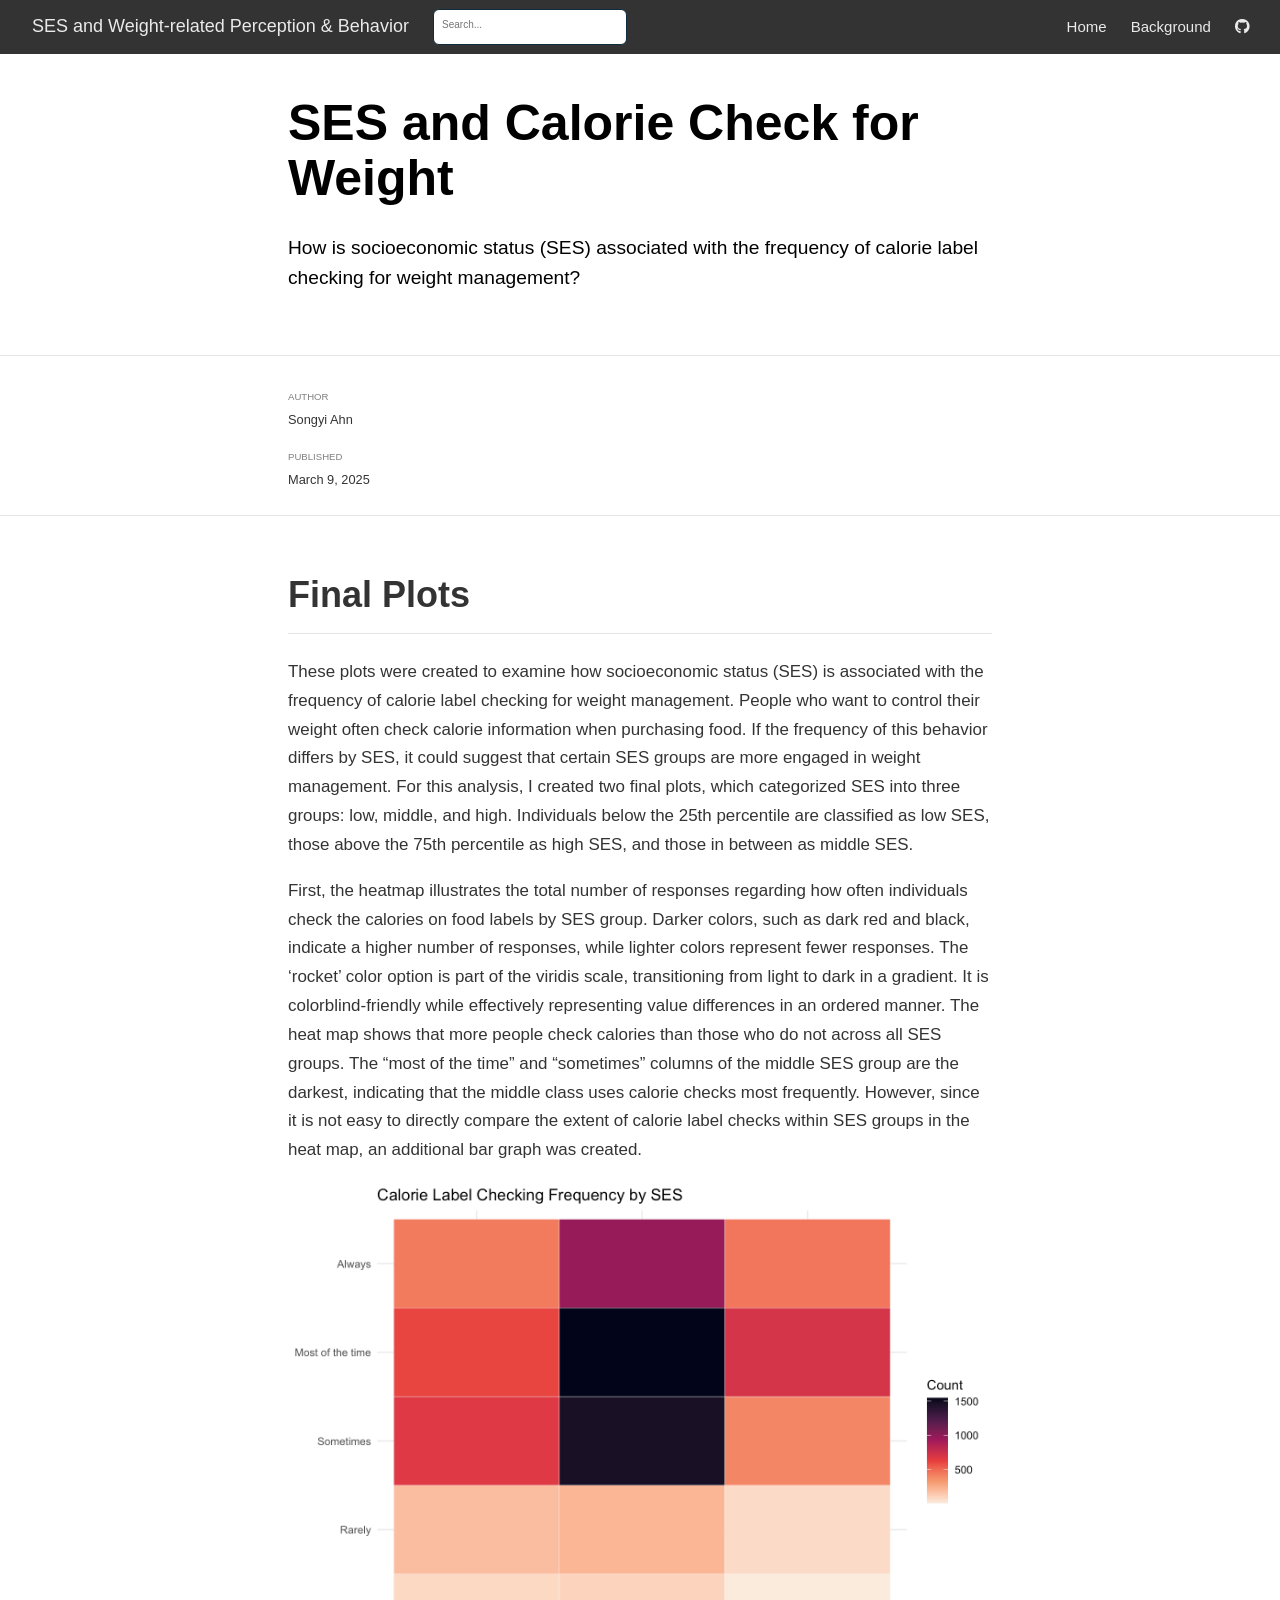
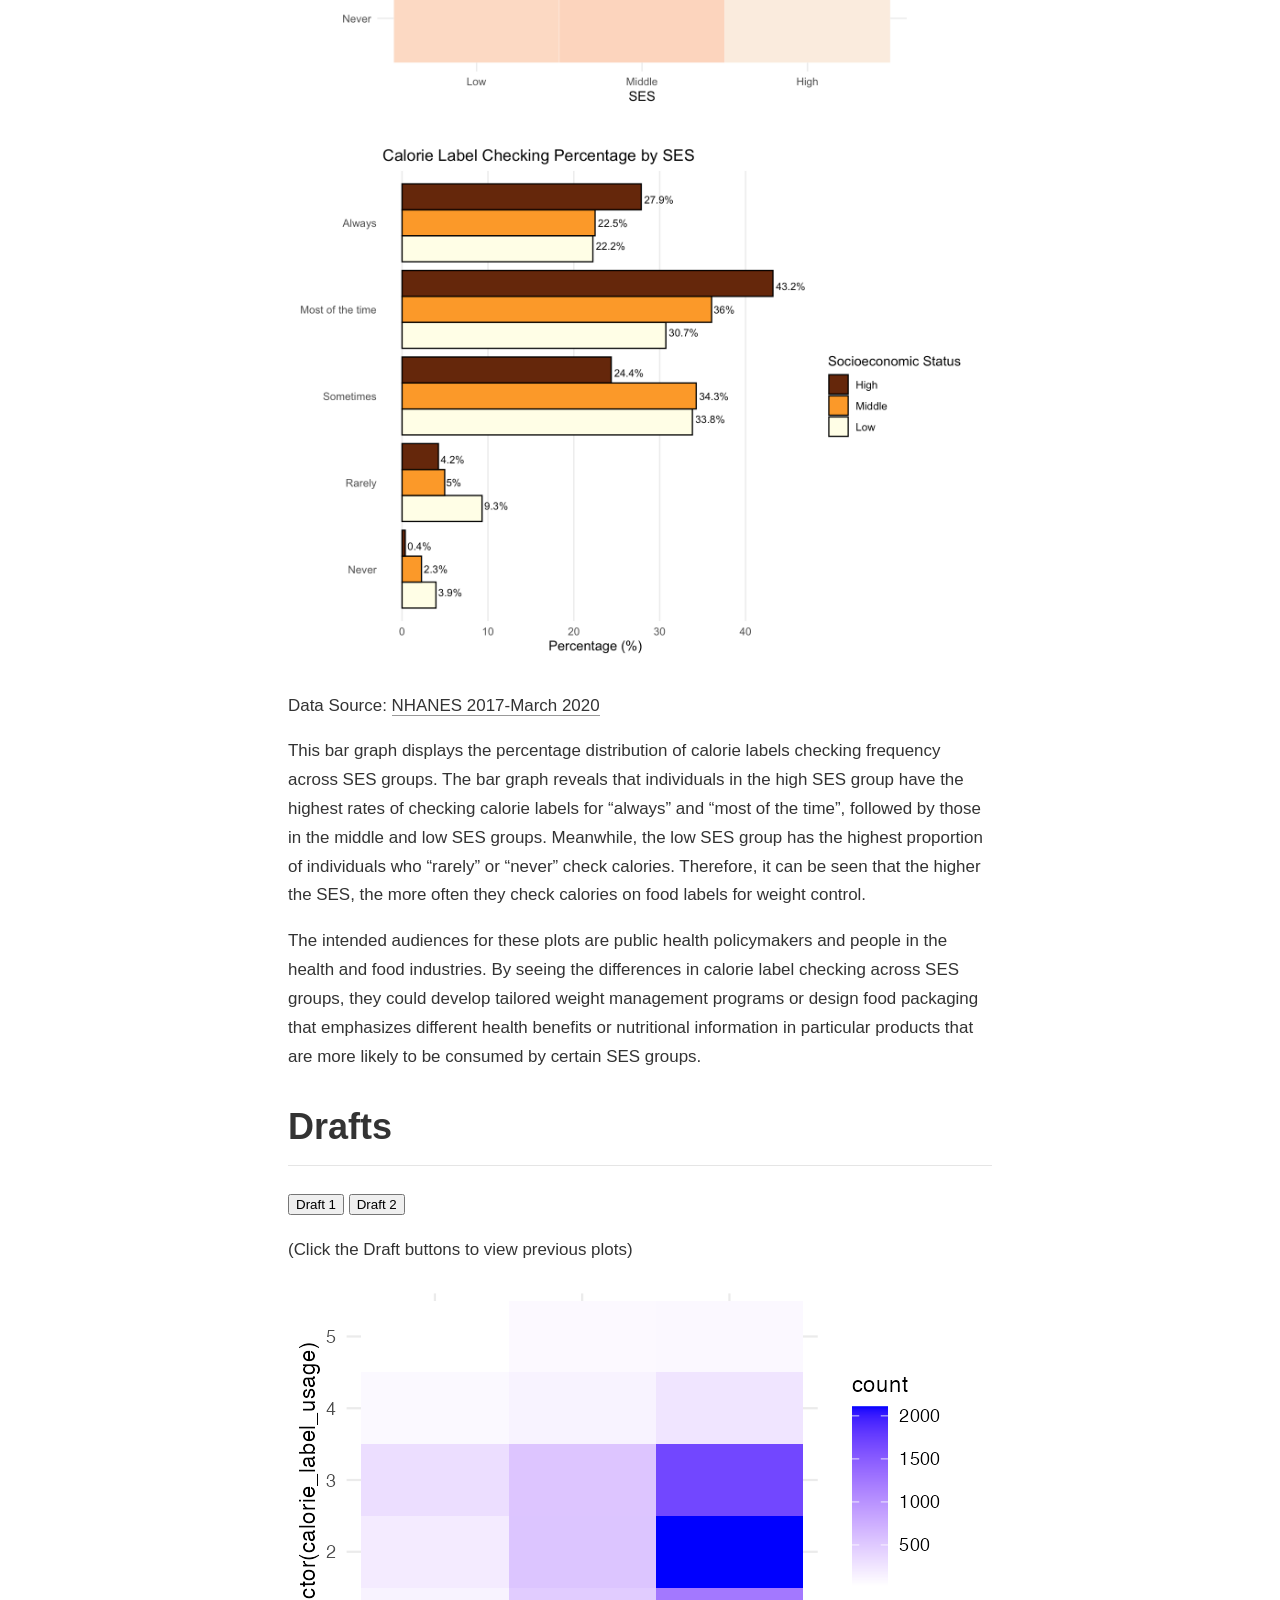
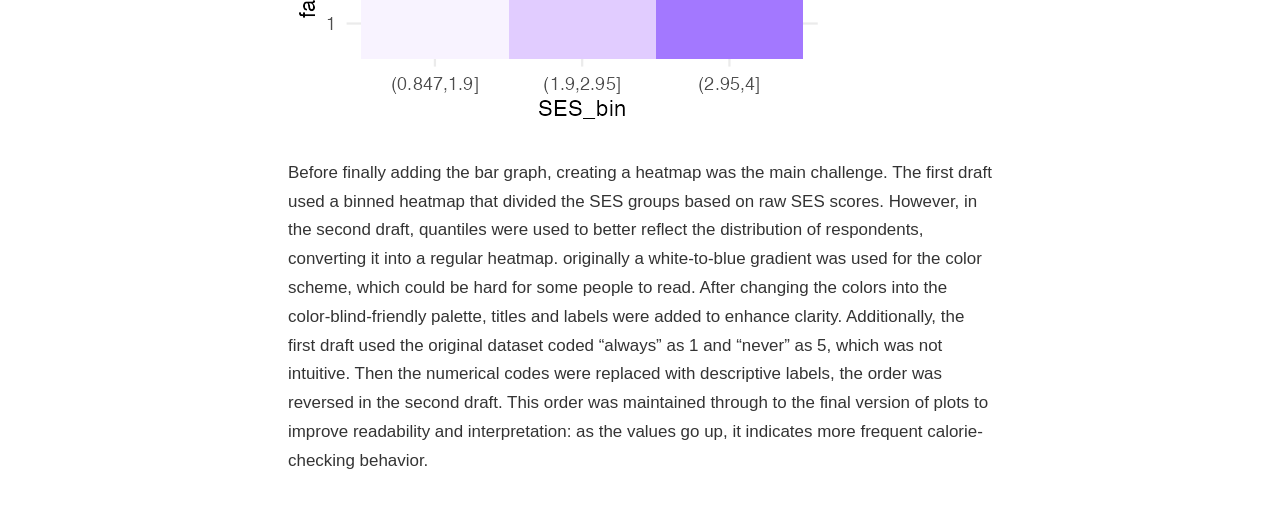
<file: docs/posts/2025-03-07-ses-and-calorie-check-for-weight/index.html>
<!DOCTYPE html>

<html xmlns="http://www.w3.org/1999/xhtml" lang="" xml:lang="">

<head>
  <meta charset="utf-8"/>
  <meta name="viewport" content="width=device-width, initial-scale=1"/>
  <meta http-equiv="X-UA-Compatible" content="IE=Edge,chrome=1"/>
  <meta name="generator" content="distill" />

  <style type="text/css">
  /* Hide doc at startup (prevent jankiness while JS renders/transforms) */
  body {
    visibility: hidden;
  }
  </style>

 <!--radix_placeholder_import_source-->
 <!--/radix_placeholder_import_source-->

<style type="text/css">code{white-space: pre;}</style>
<style type="text/css" data-origin="pandoc">
pre > code.sourceCode { white-space: pre; position: relative; }
pre > code.sourceCode > span { line-height: 1.25; }
pre > code.sourceCode > span:empty { height: 1.2em; }
.sourceCode { overflow: visible; }
code.sourceCode > span { color: inherit; text-decoration: inherit; }
div.sourceCode { margin: 1em 0; }
pre.sourceCode { margin: 0; }
@media screen {
div.sourceCode { overflow: auto; }
}
@media print {
pre > code.sourceCode { white-space: pre-wrap; }
pre > code.sourceCode > span { display: inline-block; text-indent: -5em; padding-left: 5em; }
}
pre.numberSource code
  { counter-reset: source-line 0; }
pre.numberSource code > span
  { position: relative; left: -4em; counter-increment: source-line; }
pre.numberSource code > span > a:first-child::before
  { content: counter(source-line);
    position: relative; left: -1em; text-align: right; vertical-align: baseline;
    border: none; display: inline-block;
    -webkit-touch-callout: none; -webkit-user-select: none;
    -khtml-user-select: none; -moz-user-select: none;
    -ms-user-select: none; user-select: none;
    padding: 0 4px; width: 4em;
    color: #aaaaaa;
  }
pre.numberSource { margin-left: 3em; border-left: 1px solid #aaaaaa;  padding-left: 4px; }
div.sourceCode
  { color: #00769e; background-color: #f1f3f5; }
@media screen {
pre > code.sourceCode > span > a:first-child::before { text-decoration: underline; }
}
code span { color: #00769e; } /* Normal */
code span.al { color: #ad0000; } /* Alert */
code span.an { color: #5e5e5e; } /* Annotation */
code span.at { color: #657422; } /* Attribute */
code span.bn { color: #ad0000; } /* BaseN */
code span.bu { } /* BuiltIn */
code span.cf { color: #00769e; } /* ControlFlow */
code span.ch { color: #20794d; } /* Char */
code span.cn { color: #8f5902; } /* Constant */
code span.co { color: #5e5e5e; } /* Comment */
code span.cv { color: #5e5e5e; font-style: italic; } /* CommentVar */
code span.do { color: #5e5e5e; font-style: italic; } /* Documentation */
code span.dt { color: #ad0000; } /* DataType */
code span.dv { color: #ad0000; } /* DecVal */
code span.er { color: #ad0000; } /* Error */
code span.ex { } /* Extension */
code span.fl { color: #ad0000; } /* Float */
code span.fu { color: #4758ab; } /* Function */
code span.im { } /* Import */
code span.in { color: #5e5e5e; } /* Information */
code span.kw { color: #00769e; } /* Keyword */
code span.op { color: #5e5e5e; } /* Operator */
code span.ot { color: #00769e; } /* Other */
code span.pp { color: #ad0000; } /* Preprocessor */
code span.sc { color: #5e5e5e; } /* SpecialChar */
code span.ss { color: #20794d; } /* SpecialString */
code span.st { color: #20794d; } /* String */
code span.va { color: #111111; } /* Variable */
code span.vs { color: #20794d; } /* VerbatimString */
code span.wa { color: #5e5e5e; font-style: italic; } /* Warning */
</style>


  <!--radix_placeholder_meta_tags-->
<title>SES and Weight-related Perception &amp; Behavior: SES and Calorie Check for Weight</title>

<meta property="description" itemprop="description" content="How is socioeconomic status (SES) associated with the frequency of calorie label checking for weight management?"/>


<!--  https://schema.org/Article -->
<meta property="article:published" itemprop="datePublished" content="2025-03-09"/>
<meta property="article:created" itemprop="dateCreated" content="2025-03-09"/>
<meta name="article:author" content="Songyi Ahn"/>

<!--  https://developers.facebook.com/docs/sharing/webmasters#markup -->
<meta property="og:title" content="SES and Weight-related Perception &amp; Behavior: SES and Calorie Check for Weight"/>
<meta property="og:type" content="article"/>
<meta property="og:description" content="How is socioeconomic status (SES) associated with the frequency of calorie label checking for weight management?"/>
<meta property="og:locale" content="en_US"/>
<meta property="og:site_name" content="SES and Weight-related Perception &amp; Behavior"/>

<!--  https://dev.twitter.com/cards/types/summary -->
<meta property="twitter:card" content="summary"/>
<meta property="twitter:title" content="SES and Weight-related Perception &amp; Behavior: SES and Calorie Check for Weight"/>
<meta property="twitter:description" content="How is socioeconomic status (SES) associated with the frequency of calorie label checking for weight management?"/>

<!--/radix_placeholder_meta_tags-->
  <!--radix_placeholder_rmarkdown_metadata-->

<script type="text/json" id="radix-rmarkdown-metadata">
{"type":"list","attributes":{"names":{"type":"character","attributes":{},"value":["title","description","author","date","output"]}},"value":[{"type":"character","attributes":{},"value":["SES and Calorie Check for Weight"]},{"type":"character","attributes":{},"value":["How is socioeconomic status (SES) associated with the frequency of calorie label checking for weight management?"]},{"type":"list","attributes":{},"value":[{"type":"list","attributes":{"names":{"type":"character","attributes":{},"value":["name"]}},"value":[{"type":"character","attributes":{},"value":["Songyi Ahn"]}]}]},{"type":"character","attributes":{},"value":["2025-03-09"]},{"type":"list","attributes":{"names":{"type":"character","attributes":{},"value":["distill::distill_article"]}},"value":[{"type":"list","attributes":{"names":{"type":"character","attributes":{},"value":["self_contained"]}},"value":[{"type":"logical","attributes":{},"value":[false]}]}]}]}
</script>
<!--/radix_placeholder_rmarkdown_metadata-->
  
  <script type="text/json" id="radix-resource-manifest">
  {"type":"character","attributes":{},"value":["plot21.png","plot22.png","ses-and-calorie-check-for-weight_files/anchor-4.2.2/anchor.min.js","ses-and-calorie-check-for-weight_files/bowser-1.9.3/bowser.min.js","ses-and-calorie-check-for-weight_files/distill-2.2.21/template.v2.js","ses-and-calorie-check-for-weight_files/figure-html5/unnamed-chunk-3-1.png","ses-and-calorie-check-for-weight_files/figure-html5/unnamed-chunk-4-1.png","ses-and-calorie-check-for-weight_files/figure-html5/unnamed-chunk-5-1.png","ses-and-calorie-check-for-weight_files/figure-html5/unnamed-chunk-5-2.png","ses-and-calorie-check-for-weight_files/figure-html5/unnamed-chunk-6-1.png","ses-and-calorie-check-for-weight_files/header-attrs-2.29/header-attrs.js","ses-and-calorie-check-for-weight_files/jquery-3.6.0/jquery-3.6.0.js","ses-and-calorie-check-for-weight_files/jquery-3.6.0/jquery-3.6.0.min.js","ses-and-calorie-check-for-weight_files/jquery-3.6.0/jquery-3.6.0.min.map","ses-and-calorie-check-for-weight_files/popper-2.6.0/popper.min.js","ses-and-calorie-check-for-weight_files/tippy-6.2.7/tippy-bundle.umd.min.js","ses-and-calorie-check-for-weight_files/tippy-6.2.7/tippy-light-border.css","ses-and-calorie-check-for-weight_files/tippy-6.2.7/tippy.css","ses-and-calorie-check-for-weight_files/tippy-6.2.7/tippy.umd.min.js","ses-and-calorie-check-for-weight_files/webcomponents-2.0.0/webcomponents.js"]}
  </script>
  <!--radix_placeholder_navigation_in_header-->
<meta name="distill:offset" content="../.."/>

<script type="application/javascript">

  window.headroom_prevent_pin = false;

  window.document.addEventListener("DOMContentLoaded", function (event) {

    // initialize headroom for banner
    var header = $('header').get(0);
    var headerHeight = header.offsetHeight;
    var headroom = new Headroom(header, {
      tolerance: 5,
      onPin : function() {
        if (window.headroom_prevent_pin) {
          window.headroom_prevent_pin = false;
          headroom.unpin();
        }
      }
    });
    headroom.init();
    if(window.location.hash)
      headroom.unpin();
    $(header).addClass('headroom--transition');

    // offset scroll location for banner on hash change
    // (see: https://github.com/WickyNilliams/headroom.js/issues/38)
    window.addEventListener("hashchange", function(event) {
      window.scrollTo(0, window.pageYOffset - (headerHeight + 25));
    });

    // responsive menu
    $('.distill-site-header').each(function(i, val) {
      var topnav = $(this);
      var toggle = topnav.find('.nav-toggle');
      toggle.on('click', function() {
        topnav.toggleClass('responsive');
      });
    });

    // nav dropdowns
    $('.nav-dropbtn').click(function(e) {
      $(this).next('.nav-dropdown-content').toggleClass('nav-dropdown-active');
      $(this).parent().siblings('.nav-dropdown')
         .children('.nav-dropdown-content').removeClass('nav-dropdown-active');
    });
    $("body").click(function(e){
      $('.nav-dropdown-content').removeClass('nav-dropdown-active');
    });
    $(".nav-dropdown").click(function(e){
      e.stopPropagation();
    });
  });
</script>

<style type="text/css">

/* Theme (user-documented overrideables for nav appearance) */

.distill-site-nav {
  color: rgba(255, 255, 255, 0.8);
  background-color: #0F2E3D;
  font-size: 15px;
  font-weight: 300;
}

.distill-site-nav a {
  color: inherit;
  text-decoration: none;
}

.distill-site-nav a:hover {
  color: white;
}

@media print {
  .distill-site-nav {
    display: none;
  }
}

.distill-site-header {

}

.distill-site-footer {

}


/* Site Header */

.distill-site-header {
  width: 100%;
  box-sizing: border-box;
  z-index: 3;
}

.distill-site-header .nav-left {
  display: inline-block;
  margin-left: 8px;
}

@media screen and (max-width: 768px) {
  .distill-site-header .nav-left {
    margin-left: 0;
  }
}


.distill-site-header .nav-right {
  float: right;
  margin-right: 8px;
}

.distill-site-header a,
.distill-site-header .title {
  display: inline-block;
  text-align: center;
  padding: 14px 10px 14px 10px;
}

.distill-site-header .title {
  font-size: 18px;
  min-width: 150px;
}

.distill-site-header .logo {
  padding: 0;
}

.distill-site-header .logo img {
  display: none;
  max-height: 20px;
  width: auto;
  margin-bottom: -4px;
}

.distill-site-header .nav-image img {
  max-height: 18px;
  width: auto;
  display: inline-block;
  margin-bottom: -3px;
}



@media screen and (min-width: 1000px) {
  .distill-site-header .logo img {
    display: inline-block;
  }
  .distill-site-header .nav-left {
    margin-left: 20px;
  }
  .distill-site-header .nav-right {
    margin-right: 20px;
  }
  .distill-site-header .title {
    padding-left: 12px;
  }
}


.distill-site-header .nav-toggle {
  display: none;
}

.nav-dropdown {
  display: inline-block;
  position: relative;
}

.nav-dropdown .nav-dropbtn {
  border: none;
  outline: none;
  color: rgba(255, 255, 255, 0.8);
  padding: 16px 10px;
  background-color: transparent;
  font-family: inherit;
  font-size: inherit;
  font-weight: inherit;
  margin: 0;
  margin-top: 1px;
  z-index: 2;
}

.nav-dropdown-content {
  display: none;
  position: absolute;
  background-color: white;
  min-width: 200px;
  border: 1px solid rgba(0,0,0,0.15);
  border-radius: 4px;
  box-shadow: 0px 8px 16px 0px rgba(0,0,0,0.1);
  z-index: 1;
  margin-top: 2px;
  white-space: nowrap;
  padding-top: 4px;
  padding-bottom: 4px;
}

.nav-dropdown-content hr {
  margin-top: 4px;
  margin-bottom: 4px;
  border: none;
  border-bottom: 1px solid rgba(0, 0, 0, 0.1);
}

.nav-dropdown-active {
  display: block;
}

.nav-dropdown-content a, .nav-dropdown-content .nav-dropdown-header {
  color: black;
  padding: 6px 24px;
  text-decoration: none;
  display: block;
  text-align: left;
}

.nav-dropdown-content .nav-dropdown-header {
  display: block;
  padding: 5px 24px;
  padding-bottom: 0;
  text-transform: uppercase;
  font-size: 14px;
  color: #999999;
  white-space: nowrap;
}

.nav-dropdown:hover .nav-dropbtn {
  color: white;
}

.nav-dropdown-content a:hover {
  background-color: #ddd;
  color: black;
}

.nav-right .nav-dropdown-content {
  margin-left: -45%;
  right: 0;
}

@media screen and (max-width: 768px) {
  .distill-site-header a, .distill-site-header .nav-dropdown  {display: none;}
  .distill-site-header a.nav-toggle {
    float: right;
    display: block;
  }
  .distill-site-header .title {
    margin-left: 0;
  }
  .distill-site-header .nav-right {
    margin-right: 0;
  }
  .distill-site-header {
    overflow: hidden;
  }
  .nav-right .nav-dropdown-content {
    margin-left: 0;
  }
}


@media screen and (max-width: 768px) {
  .distill-site-header.responsive {position: relative; min-height: 500px; }
  .distill-site-header.responsive a.nav-toggle {
    position: absolute;
    right: 0;
    top: 0;
  }
  .distill-site-header.responsive a,
  .distill-site-header.responsive .nav-dropdown {
    display: block;
    text-align: left;
  }
  .distill-site-header.responsive .nav-left,
  .distill-site-header.responsive .nav-right {
    width: 100%;
  }
  .distill-site-header.responsive .nav-dropdown {float: none;}
  .distill-site-header.responsive .nav-dropdown-content {position: relative;}
  .distill-site-header.responsive .nav-dropdown .nav-dropbtn {
    display: block;
    width: 100%;
    text-align: left;
  }
}

/* Site Footer */

.distill-site-footer {
  width: 100%;
  overflow: hidden;
  box-sizing: border-box;
  z-index: 3;
  margin-top: 30px;
  padding-top: 30px;
  padding-bottom: 30px;
  text-align: center;
}

/* Headroom */

d-title {
  padding-top: 6rem;
}

@media print {
  d-title {
    padding-top: 4rem;
  }
}

.headroom {
  z-index: 1000;
  position: fixed;
  top: 0;
  left: 0;
  right: 0;
}

.headroom--transition {
  transition: all .4s ease-in-out;
}

.headroom--unpinned {
  top: -100px;
}

.headroom--pinned {
  top: 0;
}

/* adjust viewport for navbar height */
/* helps vertically center bootstrap (non-distill) content */
.min-vh-100 {
  min-height: calc(100vh - 100px) !important;
}

</style>

<script src="../../site_libs/jquery-3.6.0/jquery-3.6.0.min.js"></script>
<link href="../../site_libs/font-awesome-6.5.2/css/all.min.css" rel="stylesheet"/>
<link href="../../site_libs/font-awesome-6.5.2/css/v4-shims.min.css" rel="stylesheet"/>
<script src="../../site_libs/headroom-0.9.4/headroom.min.js"></script>
<script src="../../site_libs/autocomplete-0.37.1/autocomplete.min.js"></script>
<script src="../../site_libs/fuse-6.4.1/fuse.min.js"></script>

<script type="application/javascript">

function getMeta(metaName) {
  var metas = document.getElementsByTagName('meta');
  for (let i = 0; i < metas.length; i++) {
    if (metas[i].getAttribute('name') === metaName) {
      return metas[i].getAttribute('content');
    }
  }
  return '';
}

function offsetURL(url) {
  var offset = getMeta('distill:offset');
  return offset ? offset + '/' + url : url;
}

function createFuseIndex() {

  // create fuse index
  var options = {
    keys: [
      { name: 'title', weight: 20 },
      { name: 'categories', weight: 15 },
      { name: 'description', weight: 10 },
      { name: 'contents', weight: 5 },
    ],
    ignoreLocation: true,
    threshold: 0
  };
  var fuse = new window.Fuse([], options);

  // fetch the main search.json
  return fetch(offsetURL('search.json'))
    .then(function(response) {
      if (response.status == 200) {
        return response.json().then(function(json) {
          // index main articles
          json.articles.forEach(function(article) {
            fuse.add(article);
          });
          // download collections and index their articles
          return Promise.all(json.collections.map(function(collection) {
            return fetch(offsetURL(collection)).then(function(response) {
              if (response.status === 200) {
                return response.json().then(function(articles) {
                  articles.forEach(function(article) {
                    fuse.add(article);
                  });
                })
              } else {
                return Promise.reject(
                  new Error('Unexpected status from search index request: ' +
                            response.status)
                );
              }
            });
          })).then(function() {
            return fuse;
          });
        });

      } else {
        return Promise.reject(
          new Error('Unexpected status from search index request: ' +
                      response.status)
        );
      }
    });
}

window.document.addEventListener("DOMContentLoaded", function (event) {

  // get search element (bail if we don't have one)
  var searchEl = window.document.getElementById('distill-search');
  if (!searchEl)
    return;

  createFuseIndex()
    .then(function(fuse) {

      // make search box visible
      searchEl.classList.remove('hidden');

      // initialize autocomplete
      var options = {
        autoselect: true,
        hint: false,
        minLength: 2,
      };
      window.autocomplete(searchEl, options, [{
        source: function(query, callback) {
          const searchOptions = {
            isCaseSensitive: false,
            shouldSort: true,
            minMatchCharLength: 2,
            limit: 10,
          };
          var results = fuse.search(query, searchOptions);
          callback(results
            .map(function(result) { return result.item; })
          );
        },
        templates: {
          suggestion: function(suggestion) {
            var img = suggestion.preview && Object.keys(suggestion.preview).length > 0
              ? `<img src="${offsetURL(suggestion.preview)}"</img>`
              : '';
            var html = `
              <div class="search-item">
                <h3>${suggestion.title}</h3>
                <div class="search-item-description">
                  ${suggestion.description || ''}
                </div>
                <div class="search-item-preview">
                  ${img}
                </div>
              </div>
            `;
            return html;
          }
        }
      }]).on('autocomplete:selected', function(event, suggestion) {
        window.location.href = offsetURL(suggestion.path);
      });
      // remove inline display style on autocompleter (we want to
      // manage responsive display via css)
      $('.algolia-autocomplete').css("display", "");
    })
    .catch(function(error) {
      console.log(error);
    });

});

</script>

<style type="text/css">

.nav-search {
  font-size: x-small;
}

/* Algolioa Autocomplete */

.algolia-autocomplete {
  display: inline-block;
  margin-left: 10px;
  vertical-align: sub;
  background-color: white;
  color: black;
  padding: 6px;
  padding-top: 8px;
  padding-bottom: 0;
  border-radius: 6px;
  border: 1px #0F2E3D solid;
  width: 180px;
}


@media screen and (max-width: 768px) {
  .distill-site-nav .algolia-autocomplete {
    display: none;
    visibility: hidden;
  }
  .distill-site-nav.responsive .algolia-autocomplete {
    display: inline-block;
    visibility: visible;
  }
  .distill-site-nav.responsive .algolia-autocomplete .aa-dropdown-menu {
    margin-left: 0;
    width: 400px;
    max-height: 400px;
  }
}

.algolia-autocomplete .aa-input, .algolia-autocomplete .aa-hint {
  width: 90%;
  outline: none;
  border: none;
}

.algolia-autocomplete .aa-hint {
  color: #999;
}
.algolia-autocomplete .aa-dropdown-menu {
  width: 550px;
  max-height: 70vh;
  overflow-x: visible;
  overflow-y: scroll;
  padding: 5px;
  margin-top: 3px;
  margin-left: -150px;
  background-color: #fff;
  border-radius: 5px;
  border: 1px solid #999;
  border-top: none;
}

.algolia-autocomplete .aa-dropdown-menu .aa-suggestion {
  cursor: pointer;
  padding: 5px 4px;
  border-bottom: 1px solid #eee;
}

.algolia-autocomplete .aa-dropdown-menu .aa-suggestion:last-of-type {
  border-bottom: none;
  margin-bottom: 2px;
}

.algolia-autocomplete .aa-dropdown-menu .aa-suggestion .search-item {
  overflow: hidden;
  font-size: 0.8em;
  line-height: 1.4em;
}

.algolia-autocomplete .aa-dropdown-menu .aa-suggestion .search-item h3 {
  font-size: 1rem;
  margin-block-start: 0;
  margin-block-end: 5px;
}

.algolia-autocomplete .aa-dropdown-menu .aa-suggestion .search-item-description {
  display: inline-block;
  overflow: hidden;
  height: 2.8em;
  width: 80%;
  margin-right: 4%;
}

.algolia-autocomplete .aa-dropdown-menu .aa-suggestion .search-item-preview {
  display: inline-block;
  width: 15%;
}

.algolia-autocomplete .aa-dropdown-menu .aa-suggestion .search-item-preview img {
  height: 3em;
  width: auto;
  display: none;
}

.algolia-autocomplete .aa-dropdown-menu .aa-suggestion .search-item-preview img[src] {
  display: initial;
}

.algolia-autocomplete .aa-dropdown-menu .aa-suggestion.aa-cursor {
  background-color: #eee;
}
.algolia-autocomplete .aa-dropdown-menu .aa-suggestion em {
  font-weight: bold;
  font-style: normal;
}

</style>


<!--/radix_placeholder_navigation_in_header-->
  <!--radix_placeholder_distill-->

<style type="text/css">

body {
  background-color: white;
}

.pandoc-table {
  width: 100%;
}

.pandoc-table>caption {
  margin-bottom: 10px;
}

.pandoc-table th:not([align]) {
  text-align: left;
}

.pagedtable-footer {
  font-size: 15px;
}

d-byline .byline {
  grid-template-columns: 2fr 2fr;
}

d-byline .byline h3 {
  margin-block-start: 1.5em;
}

d-byline .byline .authors-affiliations h3 {
  margin-block-start: 0.5em;
}

.authors-affiliations .orcid-id {
  width: 16px;
  height:16px;
  margin-left: 4px;
  margin-right: 4px;
  vertical-align: middle;
  padding-bottom: 2px;
}

d-title .dt-tags {
  margin-top: 1em;
  grid-column: text;
}

.dt-tags .dt-tag {
  text-decoration: none;
  display: inline-block;
  color: rgba(0,0,0,0.6);
  padding: 0em 0.4em;
  margin-right: 0.5em;
  margin-bottom: 0.4em;
  font-size: 70%;
  border: 1px solid rgba(0,0,0,0.2);
  border-radius: 3px;
  text-transform: uppercase;
  font-weight: 500;
}

d-article table.gt_table td,
d-article table.gt_table th {
  border-bottom: none;
  font-size: 100%;
}

.html-widget {
  margin-bottom: 2.0em;
}

.l-screen-inset {
  padding-right: 16px;
}

.l-screen .caption {
  margin-left: 10px;
}

.shaded {
  background: rgb(247, 247, 247);
  padding-top: 20px;
  padding-bottom: 20px;
  border-top: 1px solid rgba(0, 0, 0, 0.1);
  border-bottom: 1px solid rgba(0, 0, 0, 0.1);
}

.shaded .html-widget {
  margin-bottom: 0;
  border: 1px solid rgba(0, 0, 0, 0.1);
}

.shaded .shaded-content {
  background: white;
}

.text-output {
  margin-top: 0;
  line-height: 1.5em;
}

.hidden {
  display: none !important;
}

hr.section-separator {
  border: none;
  border-top: 1px solid rgba(0, 0, 0, 0.1);
  margin: 0px;
}


d-byline {
  border-top: none;
}

d-article {
  padding-top: 2.5rem;
  padding-bottom: 30px;
  border-top: none;
}

d-appendix {
  padding-top: 30px;
}

d-article>p>img {
  width: 100%;
}

d-article h2 {
  margin: 1rem 0 1.5rem 0;
}

d-article h3 {
  margin-top: 1.5rem;
}

d-article iframe {
  border: 1px solid rgba(0, 0, 0, 0.1);
  margin-bottom: 2.0em;
  width: 100%;
}

/* Tweak code blocks */

d-article div.sourceCode code,
d-article pre code {
  font-family: Consolas, Monaco, 'Andale Mono', 'Ubuntu Mono', monospace;
}

d-article pre,
d-article div.sourceCode,
d-article div.sourceCode pre {
  overflow: auto;
}

d-article div.sourceCode {
  background-color: white;
}

d-article div.sourceCode pre {
  padding-left: 10px;
  font-size: 12px;
  border-left: 2px solid rgba(0,0,0,0.1);
}

d-article pre {
  font-size: 12px;
  color: black;
  background: none;
  margin-top: 0;
  text-align: left;
  white-space: pre;
  word-spacing: normal;
  word-break: normal;
  word-wrap: normal;
  line-height: 1.5;

  -moz-tab-size: 4;
  -o-tab-size: 4;
  tab-size: 4;

  -webkit-hyphens: none;
  -moz-hyphens: none;
  -ms-hyphens: none;
  hyphens: none;
}

d-article pre a {
  border-bottom: none;
}

d-article pre a:hover {
  border-bottom: none;
  text-decoration: underline;
}

d-article details {
  grid-column: text;
  margin-bottom: 0.8em;
}

@media(min-width: 768px) {

d-article pre,
d-article div.sourceCode,
d-article div.sourceCode pre {
  overflow: visible !important;
}

d-article div.sourceCode pre {
  padding-left: 18px;
  font-size: 14px;
}

/* tweak for Pandoc numbered line within distill */
d-article pre.numberSource code > span {
    left: -2em;
}

d-article pre {
  font-size: 14px;
}

}

figure img.external {
  background: white;
  border: 1px solid rgba(0, 0, 0, 0.1);
  box-shadow: 0 1px 8px rgba(0, 0, 0, 0.1);
  padding: 18px;
  box-sizing: border-box;
}

/* CSS for d-contents */

.d-contents {
  grid-column: text;
  color: rgba(0,0,0,0.8);
  font-size: 0.9em;
  padding-bottom: 1em;
  margin-bottom: 1em;
  padding-bottom: 0.5em;
  margin-bottom: 1em;
  padding-left: 0.25em;
  justify-self: start;
}

@media(min-width: 1000px) {
  .d-contents.d-contents-float {
    height: 0;
    grid-column-start: 1;
    grid-column-end: 4;
    justify-self: center;
    padding-right: 3em;
    padding-left: 2em;
  }
}

.d-contents nav h3 {
  font-size: 18px;
  margin-top: 0;
  margin-bottom: 1em;
}

.d-contents li {
  list-style-type: none
}

.d-contents nav > ul {
  padding-left: 0;
}

.d-contents ul {
  padding-left: 1em
}

.d-contents nav ul li {
  margin-top: 0.6em;
  margin-bottom: 0.2em;
}

.d-contents nav a {
  font-size: 13px;
  border-bottom: none;
  text-decoration: none
  color: rgba(0, 0, 0, 0.8);
}

.d-contents nav a:hover {
  text-decoration: underline solid rgba(0, 0, 0, 0.6)
}

.d-contents nav > ul > li > a {
  font-weight: 600;
}

.d-contents nav > ul > li > ul {
  font-weight: inherit;
}

.d-contents nav > ul > li > ul > li {
  margin-top: 0.2em;
}


.d-contents nav ul {
  margin-top: 0;
  margin-bottom: 0.25em;
}

.d-article-with-toc h2:nth-child(2) {
  margin-top: 0;
}


/* Figure */

.figure {
  position: relative;
  margin-bottom: 2.5em;
  margin-top: 1.5em;
}

.figure .caption {
  color: rgba(0, 0, 0, 0.6);
  font-size: 12px;
  line-height: 1.5em;
}

.figure img.external {
  background: white;
  border: 1px solid rgba(0, 0, 0, 0.1);
  box-shadow: 0 1px 8px rgba(0, 0, 0, 0.1);
  padding: 18px;
  box-sizing: border-box;
}

.figure .caption a {
  color: rgba(0, 0, 0, 0.6);
}

.figure .caption b,
.figure .caption strong, {
  font-weight: 600;
  color: rgba(0, 0, 0, 1.0);
}

/* Citations */

d-article .citation {
  color: inherit;
  cursor: inherit;
}

div.hanging-indent{
  margin-left: 1em; text-indent: -1em;
}

/* Citation hover box */

.tippy-box[data-theme~=light-border] {
  background-color: rgba(250, 250, 250, 0.95);
}

.tippy-content > p {
  margin-bottom: 0;
  padding: 2px;
}


/* Tweak 1000px media break to show more text */

@media(min-width: 1000px) {
  .base-grid,
  distill-header,
  d-title,
  d-abstract,
  d-article,
  d-appendix,
  distill-appendix,
  d-byline,
  d-footnote-list,
  d-citation-list,
  distill-footer {
    grid-template-columns: [screen-start] 1fr [page-start kicker-start] 80px [middle-start] 50px [text-start kicker-end] 65px 65px 65px 65px 65px 65px 65px 65px [text-end gutter-start] 65px [middle-end] 65px [page-end gutter-end] 1fr [screen-end];
    grid-column-gap: 16px;
  }

  .grid {
    grid-column-gap: 16px;
  }

  d-article {
    font-size: 1.06rem;
    line-height: 1.7em;
  }
  figure .caption, .figure .caption, figure figcaption {
    font-size: 13px;
  }
}

@media(min-width: 1180px) {
  .base-grid,
  distill-header,
  d-title,
  d-abstract,
  d-article,
  d-appendix,
  distill-appendix,
  d-byline,
  d-footnote-list,
  d-citation-list,
  distill-footer {
    grid-template-columns: [screen-start] 1fr [page-start kicker-start] 60px [middle-start] 60px [text-start kicker-end] 60px 60px 60px 60px 60px 60px 60px 60px [text-end gutter-start] 60px [middle-end] 60px [page-end gutter-end] 1fr [screen-end];
    grid-column-gap: 32px;
  }

  .grid {
    grid-column-gap: 32px;
  }
}


/* Get the citation styles for the appendix (not auto-injected on render since
   we do our own rendering of the citation appendix) */

d-appendix .citation-appendix,
.d-appendix .citation-appendix {
  font-size: 11px;
  line-height: 15px;
  border-left: 1px solid rgba(0, 0, 0, 0.1);
  padding-left: 18px;
  border: 1px solid rgba(0,0,0,0.1);
  background: rgba(0, 0, 0, 0.02);
  padding: 10px 18px;
  border-radius: 3px;
  color: rgba(150, 150, 150, 1);
  overflow: hidden;
  margin-top: -12px;
  white-space: pre-wrap;
  word-wrap: break-word;
}

/* Include appendix styles here so they can be overridden */

d-appendix {
  contain: layout style;
  font-size: 0.8em;
  line-height: 1.7em;
  margin-top: 60px;
  margin-bottom: 0;
  border-top: 1px solid rgba(0, 0, 0, 0.1);
  color: rgba(0,0,0,0.5);
  padding-top: 60px;
  padding-bottom: 48px;
}

d-appendix h3 {
  grid-column: page-start / text-start;
  font-size: 15px;
  font-weight: 500;
  margin-top: 1em;
  margin-bottom: 0;
  color: rgba(0,0,0,0.65);
}

d-appendix h3 + * {
  margin-top: 1em;
}

d-appendix ol {
  padding: 0 0 0 15px;
}

@media (min-width: 768px) {
  d-appendix ol {
    padding: 0 0 0 30px;
    margin-left: -30px;
  }
}

d-appendix li {
  margin-bottom: 1em;
}

d-appendix a {
  color: rgba(0, 0, 0, 0.6);
}

d-appendix > * {
  grid-column: text;
}

d-appendix > d-footnote-list,
d-appendix > d-citation-list,
d-appendix > distill-appendix {
  grid-column: screen;
}

/* Include footnote styles here so they can be overridden */

d-footnote-list {
  contain: layout style;
}

d-footnote-list > * {
  grid-column: text;
}

d-footnote-list a.footnote-backlink {
  color: rgba(0,0,0,0.3);
  padding-left: 0.5em;
}



/* Anchor.js */

.anchorjs-link {
  /*transition: all .25s linear; */
  text-decoration: none;
  border-bottom: none;
}
*:hover > .anchorjs-link {
  margin-left: -1.125em !important;
  text-decoration: none;
  border-bottom: none;
}

/* Social footer */

.social_footer {
  margin-top: 30px;
  margin-bottom: 0;
  color: rgba(0,0,0,0.67);
}

.disqus-comments {
  margin-right: 30px;
}

.disqus-comment-count {
  border-bottom: 1px solid rgba(0, 0, 0, 0.4);
  cursor: pointer;
}

#disqus_thread {
  margin-top: 30px;
}

.article-sharing a {
  border-bottom: none;
  margin-right: 8px;
}

.article-sharing a:hover {
  border-bottom: none;
}

.sidebar-section.subscribe {
  font-size: 12px;
  line-height: 1.6em;
}

.subscribe p {
  margin-bottom: 0.5em;
}


.article-footer .subscribe {
  font-size: 15px;
  margin-top: 45px;
}


.sidebar-section.custom {
  font-size: 12px;
  line-height: 1.6em;
}

.custom p {
  margin-bottom: 0.5em;
}

/* Styles for listing layout (hide title) */
.layout-listing d-title, .layout-listing .d-title {
  display: none;
}

/* Styles for posts lists (not auto-injected) */


.posts-with-sidebar {
  padding-left: 45px;
  padding-right: 45px;
}

.posts-list .description h2,
.posts-list .description p {
  font-family: -apple-system, BlinkMacSystemFont, "Segoe UI", Roboto, Oxygen, Ubuntu, Cantarell, "Fira Sans", "Droid Sans", "Helvetica Neue", Arial, sans-serif;
}

.posts-list .description h2 {
  font-weight: 700;
  border-bottom: none;
  padding-bottom: 0;
}

.posts-list h2.post-tag {
  border-bottom: 1px solid rgba(0, 0, 0, 0.2);
  padding-bottom: 12px;
}
.posts-list {
  margin-top: 60px;
  margin-bottom: 24px;
}

.posts-list .post-preview {
  text-decoration: none;
  overflow: hidden;
  display: block;
  border-bottom: 1px solid rgba(0, 0, 0, 0.1);
  padding: 24px 0;
}

.post-preview-last {
  border-bottom: none !important;
}

.posts-list .posts-list-caption {
  grid-column: screen;
  font-weight: 400;
}

.posts-list .post-preview h2 {
  margin: 0 0 6px 0;
  line-height: 1.2em;
  font-style: normal;
  font-size: 24px;
}

.posts-list .post-preview p {
  margin: 0 0 12px 0;
  line-height: 1.4em;
  font-size: 16px;
}

.posts-list .post-preview .thumbnail {
  box-sizing: border-box;
  margin-bottom: 24px;
  position: relative;
  max-width: 500px;
}
.posts-list .post-preview img {
  width: 100%;
  display: block;
}

.posts-list .metadata {
  font-size: 12px;
  line-height: 1.4em;
  margin-bottom: 18px;
}

.posts-list .metadata > * {
  display: inline-block;
}

.posts-list .metadata .publishedDate {
  margin-right: 2em;
}

.posts-list .metadata .dt-authors {
  display: block;
  margin-top: 0.3em;
  margin-right: 2em;
}

.posts-list .dt-tags {
  display: block;
  line-height: 1em;
}

.posts-list .dt-tags .dt-tag {
  display: inline-block;
  color: rgba(0,0,0,0.6);
  padding: 0.3em 0.4em;
  margin-right: 0.2em;
  margin-bottom: 0.4em;
  font-size: 60%;
  border: 1px solid rgba(0,0,0,0.2);
  border-radius: 3px;
  text-transform: uppercase;
  font-weight: 500;
}

.posts-list img {
  opacity: 1;
}

.posts-list img[data-src] {
  opacity: 0;
}

.posts-more {
  clear: both;
}


.posts-sidebar {
  font-size: 16px;
}

.posts-sidebar h3 {
  font-size: 16px;
  margin-top: 0;
  margin-bottom: 0.5em;
  font-weight: 400;
  text-transform: uppercase;
}

.sidebar-section {
  margin-bottom: 30px;
}

.categories ul {
  list-style-type: none;
  margin: 0;
  padding: 0;
}

.categories li {
  color: rgba(0, 0, 0, 0.8);
  margin-bottom: 0;
}

.categories li>a {
  border-bottom: none;
}

.categories li>a:hover {
  border-bottom: 1px solid rgba(0, 0, 0, 0.4);
}

.categories .active {
  font-weight: 600;
}

.categories .category-count {
  color: rgba(0, 0, 0, 0.4);
}


@media(min-width: 768px) {
  .posts-list .post-preview h2 {
    font-size: 26px;
  }
  .posts-list .post-preview .thumbnail {
    float: right;
    width: 30%;
    margin-bottom: 0;
  }
  .posts-list .post-preview .description {
    float: left;
    width: 45%;
  }
  .posts-list .post-preview .metadata {
    float: left;
    width: 20%;
    margin-top: 8px;
  }
  .posts-list .post-preview p {
    margin: 0 0 12px 0;
    line-height: 1.5em;
    font-size: 16px;
  }
  .posts-with-sidebar .posts-list {
    float: left;
    width: 75%;
  }
  .posts-with-sidebar .posts-sidebar {
    float: right;
    width: 20%;
    margin-top: 60px;
    padding-top: 24px;
    padding-bottom: 24px;
  }
}


/* Improve display for browsers without grid (IE/Edge <= 15) */

.downlevel {
  line-height: 1.6em;
  font-family: -apple-system, BlinkMacSystemFont, "Segoe UI", Roboto, Oxygen, Ubuntu, Cantarell, "Fira Sans", "Droid Sans", "Helvetica Neue", Arial, sans-serif;
  margin: 0;
}

.downlevel .d-title {
  padding-top: 6rem;
  padding-bottom: 1.5rem;
}

.downlevel .d-title h1 {
  font-size: 50px;
  font-weight: 700;
  line-height: 1.1em;
  margin: 0 0 0.5rem;
}

.downlevel .d-title p {
  font-weight: 300;
  font-size: 1.2rem;
  line-height: 1.55em;
  margin-top: 0;
}

.downlevel .d-byline {
  padding-top: 0.8em;
  padding-bottom: 0.8em;
  font-size: 0.8rem;
  line-height: 1.8em;
}

.downlevel .section-separator {
  border: none;
  border-top: 1px solid rgba(0, 0, 0, 0.1);
}

.downlevel .d-article {
  font-size: 1.06rem;
  line-height: 1.7em;
  padding-top: 1rem;
  padding-bottom: 2rem;
}


.downlevel .d-appendix {
  padding-left: 0;
  padding-right: 0;
  max-width: none;
  font-size: 0.8em;
  line-height: 1.7em;
  margin-bottom: 0;
  color: rgba(0,0,0,0.5);
  padding-top: 40px;
  padding-bottom: 48px;
}

.downlevel .footnotes ol {
  padding-left: 13px;
}

.downlevel .base-grid,
.downlevel .distill-header,
.downlevel .d-title,
.downlevel .d-abstract,
.downlevel .d-article,
.downlevel .d-appendix,
.downlevel .distill-appendix,
.downlevel .d-byline,
.downlevel .d-footnote-list,
.downlevel .d-citation-list,
.downlevel .distill-footer,
.downlevel .appendix-bottom,
.downlevel .posts-container {
  padding-left: 40px;
  padding-right: 40px;
}

@media(min-width: 768px) {
  .downlevel .base-grid,
  .downlevel .distill-header,
  .downlevel .d-title,
  .downlevel .d-abstract,
  .downlevel .d-article,
  .downlevel .d-appendix,
  .downlevel .distill-appendix,
  .downlevel .d-byline,
  .downlevel .d-footnote-list,
  .downlevel .d-citation-list,
  .downlevel .distill-footer,
  .downlevel .appendix-bottom,
  .downlevel .posts-container {
  padding-left: 150px;
  padding-right: 150px;
  max-width: 900px;
}
}

.downlevel pre code {
  display: block;
  border-left: 2px solid rgba(0, 0, 0, .1);
  padding: 0 0 0 20px;
  font-size: 14px;
}

.downlevel code, .downlevel pre {
  color: black;
  background: none;
  font-family: Consolas, Monaco, 'Andale Mono', 'Ubuntu Mono', monospace;
  text-align: left;
  white-space: pre;
  word-spacing: normal;
  word-break: normal;
  word-wrap: normal;
  line-height: 1.5;

  -moz-tab-size: 4;
  -o-tab-size: 4;
  tab-size: 4;

  -webkit-hyphens: none;
  -moz-hyphens: none;
  -ms-hyphens: none;
  hyphens: none;
}

.downlevel .posts-list .post-preview {
  color: inherit;
}



</style>

<script type="application/javascript">

function is_downlevel_browser() {
  if (bowser.isUnsupportedBrowser({ msie: "12", msedge: "16"},
                                 window.navigator.userAgent)) {
    return true;
  } else {
    return window.load_distill_framework === undefined;
  }
}

// show body when load is complete
function on_load_complete() {

  // add anchors
  if (window.anchors) {
    window.anchors.options.placement = 'left';
    window.anchors.add('d-article > h2, d-article > h3, d-article > h4, d-article > h5');
  }


  // set body to visible
  document.body.style.visibility = 'visible';

  // force redraw for leaflet widgets
  if (window.HTMLWidgets) {
    var maps = window.HTMLWidgets.findAll(".leaflet");
    $.each(maps, function(i, el) {
      var map = this.getMap();
      map.invalidateSize();
      map.eachLayer(function(layer) {
        if (layer instanceof L.TileLayer)
          layer.redraw();
      });
    });
  }

  // trigger 'shown' so htmlwidgets resize
  $('d-article').trigger('shown');
}

function init_distill() {

  init_common();

  // create front matter
  var front_matter = $('<d-front-matter></d-front-matter>');
  $('#distill-front-matter').wrap(front_matter);

  // create d-title
  $('.d-title').changeElementType('d-title');

  // separator
  var separator = '<hr class="section-separator" style="clear: both"/>';
  // prepend separator above appendix
  $('.d-byline').before(separator);
  $('.d-article').before(separator);

  // create d-byline
  var byline = $('<d-byline></d-byline>');
  $('.d-byline').replaceWith(byline);

  // create d-article
  var article = $('<d-article></d-article>');
  $('.d-article').wrap(article).children().unwrap();

  // move posts container into article
  $('.posts-container').appendTo($('d-article'));

  // create d-appendix
  $('.d-appendix').changeElementType('d-appendix');

  // flag indicating that we have appendix items
  var appendix = $('.appendix-bottom').children('h3').length > 0;

  // replace footnotes with <d-footnote>
  $('.footnote-ref').each(function(i, val) {
    appendix = true;
    var href = $(this).attr('href');
    var id = href.replace('#', '');
    var fn = $('#' + id);
    var fn_p = $('#' + id + '>p');
    fn_p.find('.footnote-back').remove();
    var text = fn_p.html();
    var dtfn = $('<d-footnote></d-footnote>');
    dtfn.html(text);
    $(this).replaceWith(dtfn);
  });
  // remove footnotes
  $('.footnotes').remove();

  // move refs into #references-listing
  $('#references-listing').replaceWith($('#refs'));

  $('h1.appendix, h2.appendix').each(function(i, val) {
    $(this).changeElementType('h3');
  });
  $('h3.appendix').each(function(i, val) {
    var id = $(this).attr('id');
    $('.d-contents a[href="#' + id + '"]').parent().remove();
    appendix = true;
    $(this).nextUntil($('h1, h2, h3')).addBack().appendTo($('d-appendix'));
  });

  // show d-appendix if we have appendix content
  $("d-appendix").css('display', appendix ? 'grid' : 'none');

  // localize layout chunks to just output
  $('.layout-chunk').each(function(i, val) {

    // capture layout
    var layout = $(this).attr('data-layout');

    // apply layout to markdown level block elements
    var elements = $(this).children().not('details, div.sourceCode, pre, script');
    elements.each(function(i, el) {
      var layout_div = $('<div class="' + layout + '"></div>');
      if (layout_div.hasClass('shaded')) {
        var shaded_content = $('<div class="shaded-content"></div>');
        $(this).wrap(shaded_content);
        $(this).parent().wrap(layout_div);
      } else {
        $(this).wrap(layout_div);
      }
    });


    // unwrap the layout-chunk div
    $(this).children().unwrap();
  });

  // remove code block used to force  highlighting css
  $('.distill-force-highlighting-css').parent().remove();

  // remove empty line numbers inserted by pandoc when using a
  // custom syntax highlighting theme, except when numbering line
  // in code chunk
  $('pre:not(.numberLines) code.sourceCode a:empty').remove();

  // load distill framework
  load_distill_framework();

  // wait for window.distillRunlevel == 4 to do post processing
  function distill_post_process() {

    if (!window.distillRunlevel || window.distillRunlevel < 4)
      return;

    // hide author/affiliations entirely if we have no authors
    var front_matter = JSON.parse($("#distill-front-matter").html());
    var have_authors = front_matter.authors && front_matter.authors.length > 0;
    if (!have_authors)
      $('d-byline').addClass('hidden');

    // article with toc class
    $('.d-contents').parent().addClass('d-article-with-toc');

    // strip links that point to #
    $('.authors-affiliations').find('a[href="#"]').removeAttr('href');

    // add orcid ids
    $('.authors-affiliations').find('.author').each(function(i, el) {
      var orcid_id = front_matter.authors[i].orcidID;
      var author_name = front_matter.authors[i].author
      if (orcid_id) {
        var a = $('<a></a>');
        a.attr('href', 'https://orcid.org/' + orcid_id);
        var img = $('<img></img>');
        img.addClass('orcid-id');
        img.attr('alt', author_name ? 'ORCID ID for ' + author_name : 'ORCID ID');
        img.attr('src','[data-uri]');
        a.append(img);
        $(this).append(a);
      }
    });

    // hide elements of author/affiliations grid that have no value
    function hide_byline_column(caption) {
      $('d-byline').find('h3:contains("' + caption + '")').parent().css('visibility', 'hidden');
    }

    // affiliations
    var have_affiliations = false;
    for (var i = 0; i<front_matter.authors.length; ++i) {
      var author = front_matter.authors[i];
      if (author.affiliation !== "&nbsp;") {
        have_affiliations = true;
        break;
      }
    }
    if (!have_affiliations)
      $('d-byline').find('h3:contains("Affiliations")').css('visibility', 'hidden');

    // published date
    if (!front_matter.publishedDate)
      hide_byline_column("Published");

    // document object identifier
    var doi = $('d-byline').find('h3:contains("DOI")');
    var doi_p = doi.next().empty();
    if (!front_matter.doi) {
      // if we have a citation and valid citationText then link to that
      if ($('#citation').length > 0 && front_matter.citationText) {
        doi.html('Citation');
        $('<a href="#citation"></a>')
          .text(front_matter.citationText)
          .appendTo(doi_p);
      } else {
        hide_byline_column("DOI");
      }
    } else {
      $('<a></a>')
         .attr('href', "https://doi.org/" + front_matter.doi)
         .html(front_matter.doi)
         .appendTo(doi_p);
    }

     // change plural form of authors/affiliations
    if (front_matter.authors.length === 1) {
      var grid = $('.authors-affiliations');
      grid.children('h3:contains("Authors")').text('Author');
      grid.children('h3:contains("Affiliations")').text('Affiliation');
    }

    // remove d-appendix and d-footnote-list local styles
    $('d-appendix > style:first-child').remove();
    $('d-footnote-list > style:first-child').remove();

    // move appendix-bottom entries to the bottom
    $('.appendix-bottom').appendTo('d-appendix').children().unwrap();
    $('.appendix-bottom').remove();

    // hoverable references
    $('span.citation[data-cites]').each(function() {
      const citeChild = $(this).children()[0]
      // Do not process if @xyz has been used without escaping and without bibliography activated
      // https://github.com/rstudio/distill/issues/466
      if (citeChild === undefined) return true

      if (citeChild.nodeName == "D-FOOTNOTE") {
        var fn = citeChild
        $(this).html(fn.shadowRoot.querySelector("sup"))
        $(this).id = fn.id
        fn.remove()
      }
      var refs = $(this).attr('data-cites').split(" ");
      var refHtml = refs.map(function(ref) {
        // Could use CSS.escape too here, we insure backward compatibility in navigator
        return "<p>" + $('div[id="ref-' + ref + '"]').html() + "</p>";
      }).join("\n");
      window.tippy(this, {
        allowHTML: true,
        content: refHtml,
        maxWidth: 500,
        interactive: true,
        interactiveBorder: 10,
        theme: 'light-border',
        placement: 'bottom-start'
      });
    });

    // fix footnotes in tables (#411)
    // replacing broken distill.pub feature
    $('table d-footnote').each(function() {
      // we replace internal showAtNode methode which is triggered when hovering a footnote
      this.hoverBox.showAtNode = function(node) {
        // ported from https://github.com/distillpub/template/pull/105/files
        calcOffset = function(elem) {
            let x = elem.offsetLeft;
            let y = elem.offsetTop;
            // Traverse upwards until an `absolute` element is found or `elem`
            // becomes null.
            while (elem = elem.offsetParent && elem.style.position != 'absolute') {
                x += elem.offsetLeft;
                y += elem.offsetTop;
            }

            return { left: x, top: y };
        }
        // https://developer.mozilla.org/en-US/docs/Web/API/HTMLElement/offsetTop
        const bbox = node.getBoundingClientRect();
        const offset = calcOffset(node);
        this.show([offset.left + bbox.width, offset.top + bbox.height]);
      }
    })

    // clear polling timer
    clearInterval(tid);

    // show body now that everything is ready
    on_load_complete();
  }

  var tid = setInterval(distill_post_process, 50);
  distill_post_process();

}

function init_downlevel() {

  init_common();

   // insert hr after d-title
  $('.d-title').after($('<hr class="section-separator"/>'));

  // check if we have authors
  var front_matter = JSON.parse($("#distill-front-matter").html());
  var have_authors = front_matter.authors && front_matter.authors.length > 0;

  // manage byline/border
  if (!have_authors)
    $('.d-byline').remove();
  $('.d-byline').after($('<hr class="section-separator"/>'));
  $('.d-byline a').remove();

  // remove toc
  $('.d-contents').remove();

  // move appendix elements
  $('h1.appendix, h2.appendix').each(function(i, val) {
    $(this).changeElementType('h3');
  });
  $('h3.appendix').each(function(i, val) {
    $(this).nextUntil($('h1, h2, h3')).addBack().appendTo($('.d-appendix'));
  });


  // inject headers into references and footnotes
  var refs_header = $('<h3></h3>');
  refs_header.text('References');
  $('#refs').prepend(refs_header);

  var footnotes_header = $('<h3></h3');
  footnotes_header.text('Footnotes');
  $('.footnotes').children('hr').first().replaceWith(footnotes_header);

  // move appendix-bottom entries to the bottom
  $('.appendix-bottom').appendTo('.d-appendix').children().unwrap();
  $('.appendix-bottom').remove();

  // remove appendix if it's empty
  if ($('.d-appendix').children().length === 0)
    $('.d-appendix').remove();

  // prepend separator above appendix
  $('.d-appendix').before($('<hr class="section-separator" style="clear: both"/>'));

  // trim code
  $('pre>code').each(function(i, val) {
    $(this).html($.trim($(this).html()));
  });

  // move posts-container right before article
  $('.posts-container').insertBefore($('.d-article'));

  $('body').addClass('downlevel');

  on_load_complete();
}


function init_common() {

  // jquery plugin to change element types
  (function($) {
    $.fn.changeElementType = function(newType) {
      var attrs = {};

      $.each(this[0].attributes, function(idx, attr) {
        attrs[attr.nodeName] = attr.nodeValue;
      });

      this.replaceWith(function() {
        return $("<" + newType + "/>", attrs).append($(this).contents());
      });
    };
  })(jQuery);

  // prevent underline for linked images
  $('a > img').parent().css({'border-bottom' : 'none'});

  // mark non-body figures created by knitr chunks as 100% width
  $('.layout-chunk').each(function(i, val) {
    var figures = $(this).find('img, .html-widget');
    // ignore leaflet img layers (#106)
    figures = figures.filter(':not(img[class*="leaflet"])')
    if ($(this).attr('data-layout') !== "l-body") {
      figures.css('width', '100%');
    } else {
      figures.css('max-width', '100%');
      figures.filter("[width]").each(function(i, val) {
        var fig = $(this);
        fig.css('width', fig.attr('width') + 'px');
      });

    }
  });

  // auto-append index.html to post-preview links in file: protocol
  // and in rstudio ide preview
  $('.post-preview').each(function(i, val) {
    if (window.location.protocol === "file:")
      $(this).attr('href', $(this).attr('href') + "index.html");
  });

  // get rid of index.html references in header
  if (window.location.protocol !== "file:") {
    $('.distill-site-header a[href]').each(function(i,val) {
      $(this).attr('href', $(this).attr('href').replace(/^index[.]html/, "./"));
    });
  }

  // add class to pandoc style tables
  $('tr.header').parent('thead').parent('table').addClass('pandoc-table');
  $('.kable-table').children('table').addClass('pandoc-table');

  // add figcaption style to table captions
  $('caption').parent('table').addClass("figcaption");

  // initialize posts list
  if (window.init_posts_list)
    window.init_posts_list();

  // implmement disqus comment link
  $('.disqus-comment-count').click(function() {
    window.headroom_prevent_pin = true;
    $('#disqus_thread').toggleClass('hidden');
    if (!$('#disqus_thread').hasClass('hidden')) {
      var offset = $(this).offset();
      $(window).resize();
      $('html, body').animate({
        scrollTop: offset.top - 35
      });
    }
  });
}

document.addEventListener('DOMContentLoaded', function() {
  if (is_downlevel_browser())
    init_downlevel();
  else
    window.addEventListener('WebComponentsReady', init_distill);
});

</script>

<style type="text/css">
/* base variables */

/* Edit the CSS properties in this file to create a custom
   Distill theme. Only edit values in the right column
   for each row; values shown are the CSS defaults.
   To return any property to the default,
   you may set its value to: unset
   All rows must end with a semi-colon.                      */

/* Optional: embed custom fonts here with `@import`          */
/* This must remain at the top of this file.                 */



html {
  /*-- Main font sizes --*/
  --title-size:      50px;
  --body-size:       1.06rem;
  --code-size:       14px;
  --aside-size:      12px;
  --fig-cap-size:    13px;
  /*-- Main font colors --*/
  --title-color:     #000000;
  --header-color:    rgba(0, 0, 0, 0.8);
  --body-color:      rgba(0, 0, 0, 0.8);
  --aside-color:     rgba(0, 0, 0, 0.6);
  --fig-cap-color:   rgba(0, 0, 0, 0.6);
  /*-- Specify custom fonts ~~~ must be imported above   --*/
  --heading-font:    sans-serif;
  --mono-font:       monospace;
  --body-font:       sans-serif;
  --navbar-font:     sans-serif;  /* websites + blogs only */
}

/*-- ARTICLE METADATA --*/
d-byline {
  --heading-size:    0.6rem;
  --heading-color:   rgba(0, 0, 0, 0.5);
  --body-size:       0.8rem;
  --body-color:      rgba(0, 0, 0, 0.8);
}

/*-- ARTICLE TABLE OF CONTENTS --*/
.d-contents {
  --heading-size:    18px;
  --contents-size:   13px;
}

/*-- ARTICLE APPENDIX --*/
d-appendix {
  --heading-size:    15px;
  --heading-color:   rgba(0, 0, 0, 0.65);
  --text-size:       0.8em;
  --text-color:      rgba(0, 0, 0, 0.5);
}

/*-- WEBSITE HEADER + FOOTER --*/
/* These properties only apply to Distill sites and blogs  */

.distill-site-header {
  --title-size:       18px;
  --text-color:       rgba(255, 255, 255, 0.8);
  --text-size:        15px;
  --hover-color:      white;
  --bkgd-color:       #0F2E3D;
}

.distill-site-footer {
  --text-color:       rgba(255, 255, 255, 0.8);
  --text-size:        15px;
  --hover-color:      white;
  --bkgd-color:       #0F2E3D;
}

/*-- Additional custom styles --*/
/* Add any additional CSS rules below                      */
</style>
<style type="text/css">
/* base variables */

/* Edit the CSS properties in this file to create a custom
   Distill theme. Only edit values in the right column
   for each row; values shown are the CSS defaults.
   To return any property to the default,
   you may set its value to: unset
   All rows must end with a semi-colon.                      */

/* Optional: embed custom fonts here with `@import`          */
/* This must remain at the top of this file.                 */



html {
  /*-- Main font sizes --*/
  --title-size:      50px;
  --body-size:       1.06rem;
  --code-size:       14px;
  --aside-size:      12px;
  --fig-cap-size:    13px;
  /*-- Main font colors --*/
  --title-color:     #000000;
  --header-color:    rgba(0, 0, 0, 0.8);
  --body-color:      rgba(0, 0, 0, 0.8);
  --aside-color:     rgba(0, 0, 0, 0.6);
  --fig-cap-color:   rgba(0, 0, 0, 0.6);
  /*-- Specify custom fonts ~~~ must be imported above   --*/
  --heading-font:    sans-serif;
  --mono-font:       monospace;
  --body-font:       sans-serif;
  --navbar-font:     sans-serif;  /* websites + blogs only */
}

/*-- ARTICLE METADATA --*/
d-byline {
  --heading-size:    0.6rem;
  --heading-color:   rgba(0, 0, 0, 0.5);
  --body-size:       0.8rem;
  --body-color:      rgba(0, 0, 0, 0.8);
}

/*-- ARTICLE TABLE OF CONTENTS --*/
.d-contents {
  --heading-size:    18px;
  --contents-size:   13px;
}

/*-- ARTICLE APPENDIX --*/
d-appendix {
  --heading-size:    15px;
  --heading-color:   rgba(0, 0, 0, 0.65);
  --text-size:       0.8em;
  --text-color:      rgba(0, 0, 0, 0.5);
}

/*-- WEBSITE HEADER + FOOTER --*/
/* These properties only apply to Distill sites and blogs  */

.distill-site-header {
  --title-size:       18px;
  --text-color:       #EAEAEA;
  --text-size:        15px;
  --hover-color:      white;
  --bkgd-color:       #333333;
}

.distill-site-footer {
  --text-color:       #EAEAEA;
  --text-size:        15px;
  --hover-color:      white;
  --bkgd-color:       #333333;
}

/*-- Additional custom styles --*/
/* Add any additional CSS rules below                      */
</style>
<style type="text/css">
/* base style */

/* FONT FAMILIES */

:root {
  --heading-default: -apple-system, BlinkMacSystemFont, "Segoe UI", Roboto, Oxygen, Ubuntu, Cantarell, "Fira Sans", "Droid Sans", "Helvetica Neue", Arial, sans-serif;
  --mono-default: Consolas, Monaco, 'Andale Mono', 'Ubuntu Mono', monospace;
  --body-default: -apple-system, BlinkMacSystemFont, "Segoe UI", Roboto, Oxygen, Ubuntu, Cantarell, "Fira Sans", "Droid Sans", "Helvetica Neue", Arial, sans-serif;
}

body,
.posts-list .post-preview p,
.posts-list .description p {
  font-family: var(--body-font), var(--body-default);
}

h1, h2, h3, h4, h5, h6,
.posts-list .post-preview h2,
.posts-list .description h2 {
  font-family: var(--heading-font), var(--heading-default);
}

d-article div.sourceCode code,
d-article pre code {
  font-family: var(--mono-font), var(--mono-default);
}


/*-- TITLE --*/
d-title h1,
.posts-list > h1 {
  color: var(--title-color, black);
}

d-title h1 {
  font-size: var(--title-size, 50px);
}

/*-- HEADERS --*/
d-article h1,
d-article h2,
d-article h3,
d-article h4,
d-article h5,
d-article h6 {
  color: var(--header-color, rgba(0, 0, 0, 0.8));
}

/*-- BODY --*/
d-article > p,  /* only text inside of <p> tags */
d-article > ul, /* lists */
d-article > ol {
  color: var(--body-color, rgba(0, 0, 0, 0.8));
  font-size: var(--body-size, 1.06rem);
}


/*-- CODE --*/
d-article div.sourceCode code,
d-article pre code {
  font-size: var(--code-size, 14px);
}

/*-- ASIDE --*/
d-article aside {
  font-size: var(--aside-size, 12px);
  color: var(--aside-color, rgba(0, 0, 0, 0.6));
}

/*-- FIGURE CAPTIONS --*/
figure .caption,
figure figcaption,
.figure .caption {
  font-size: var(--fig-cap-size, 13px);
  color: var(--fig-cap-color, rgba(0, 0, 0, 0.6));
}

/*-- METADATA --*/
d-byline h3 {
  font-size: var(--heading-size, 0.6rem);
  color: var(--heading-color, rgba(0, 0, 0, 0.5));
}

d-byline {
  font-size: var(--body-size, 0.8rem);
  color: var(--body-color, rgba(0, 0, 0, 0.8));
}

d-byline a,
d-article d-byline a {
  color: var(--body-color, rgba(0, 0, 0, 0.8));
}

/*-- TABLE OF CONTENTS --*/
.d-contents nav h3 {
  font-size: var(--heading-size, 18px);
}

.d-contents nav a {
  font-size: var(--contents-size, 13px);
}

/*-- APPENDIX --*/
d-appendix h3 {
  font-size: var(--heading-size, 15px);
  color: var(--heading-color, rgba(0, 0, 0, 0.65));
}

d-appendix {
  font-size: var(--text-size, 0.8em);
  color: var(--text-color, rgba(0, 0, 0, 0.5));
}

d-appendix d-footnote-list a.footnote-backlink {
  color: var(--text-color, rgba(0, 0, 0, 0.5));
}

/*-- WEBSITE HEADER + FOOTER --*/
.distill-site-header .title {
  font-size: var(--title-size, 18px);
  font-family: var(--navbar-font), var(--heading-default);
}

.distill-site-header a,
.nav-dropdown .nav-dropbtn {
  font-family: var(--navbar-font), var(--heading-default);
}

.nav-dropdown .nav-dropbtn {
  color: var(--text-color, rgba(255, 255, 255, 0.8));
  font-size: var(--text-size, 15px);
}

.distill-site-header a:hover,
.nav-dropdown:hover .nav-dropbtn {
  color: var(--hover-color, white);
}

.distill-site-header {
  font-size: var(--text-size, 15px);
  color: var(--text-color, rgba(255, 255, 255, 0.8));
  background-color: var(--bkgd-color, #0F2E3D);
}

.distill-site-footer {
  font-size: var(--text-size, 15px);
  color: var(--text-color, rgba(255, 255, 255, 0.8));
  background-color: var(--bkgd-color, #0F2E3D);
}

.distill-site-footer a:hover {
  color: var(--hover-color, white);
}</style>
<!--/radix_placeholder_distill-->
  <script src="../../site_libs/header-attrs-2.29/header-attrs.js"></script>
  <script src="../../site_libs/jquery-3.6.0/jquery-3.6.0.min.js"></script>
  <script src="../../site_libs/popper-2.6.0/popper.min.js"></script>
  <link href="../../site_libs/tippy-6.2.7/tippy.css" rel="stylesheet" />
  <link href="../../site_libs/tippy-6.2.7/tippy-light-border.css" rel="stylesheet" />
  <script src="../../site_libs/tippy-6.2.7/tippy.umd.min.js"></script>
  <script src="../../site_libs/anchor-4.2.2/anchor.min.js"></script>
  <script src="../../site_libs/bowser-1.9.3/bowser.min.js"></script>
  <script src="../../site_libs/webcomponents-2.0.0/webcomponents.js"></script>
  <script src="../../site_libs/distill-2.2.21/template.v2.js"></script>
  <!--radix_placeholder_site_in_header-->
<!--/radix_placeholder_site_in_header-->


</head>

<body>

<!--radix_placeholder_front_matter-->

<script id="distill-front-matter" type="text/json">
{"title":"SES and Calorie Check for Weight","description":"How is socioeconomic status (SES) associated with the frequency of calorie label checking for weight management?","authors":[{"author":"Songyi Ahn","authorURL":"#","affiliation":"&nbsp;","affiliationURL":"#","orcidID":""}],"publishedDate":"2025-03-09T00:00:00.000-08:00","citationText":"Ahn, 2025"}
</script>

<!--/radix_placeholder_front_matter-->
<!--radix_placeholder_navigation_before_body-->
<header class="header header--fixed" role="banner">
<nav class="distill-site-nav distill-site-header">
<div class="nav-left">
<a href="../../index.html" class="title">SES and Weight-related Perception &amp; Behavior</a>
<input id="distill-search" class="nav-search hidden" type="text" placeholder="Search..."/>
</div>
<div class="nav-right">
<a href="../../index.html">Home</a>
<a href="../../about.html">Background</a>
<a href="https://github.com/songyiahn">
<i class="fa fa-github" aria-hidden="true"></i>
</a>
<a href="javascript:void(0);" class="nav-toggle">&#9776;</a>
</div>
</nav>
</header>
<!--/radix_placeholder_navigation_before_body-->
<!--radix_placeholder_site_before_body-->
<!--/radix_placeholder_site_before_body-->

<div class="d-title">
<h1>SES and Calorie Check for Weight</h1>

<!--radix_placeholder_categories-->
<!--/radix_placeholder_categories-->
<p><p>How is socioeconomic status (SES) associated with the frequency of calorie label checking for weight management?</p></p>
</div>

<div class="d-byline">
  
  Songyi Ahn
  
<br/>2025-03-09
</div>

<div class="d-article">
<div class="layout-chunk" data-layout="l-body">

</div>
<div class="layout-chunk" data-layout="l-body">

</div>
<div class="layout-chunk" data-layout="l-body">

</div>
<div class="layout-chunk" data-layout="l-body">

</div>
<h2 id="final-plots">Final Plots</h2>
<p>These plots were created to examine how socioeconomic status (SES) is associated with the frequency of calorie label checking for weight management. People who want to control their weight often check calorie information when purchasing food. If the frequency of this behavior differs by SES, it could suggest that certain SES groups are more engaged in weight management. For this analysis, I created two final plots, which categorized SES into three groups: low, middle, and high. Individuals below the 25th percentile are classified as low SES, those above the 75th percentile as high SES, and those in between as middle SES.</p>
<p>First, the heatmap illustrates the total number of responses regarding how often individuals check the calories on food labels by SES group. Darker colors, such as dark red and black, indicate a higher number of responses, while lighter colors represent fewer responses. The ‘rocket’ color option is part of the viridis scale, transitioning from light to dark in a gradient. It is colorblind-friendly while effectively representing value differences in an ordered manner. The heat map shows that more people check calories than those who do not across all SES groups. The “most of the time” and “sometimes” columns of the middle SES group are the darkest, indicating that the middle class uses calorie checks most frequently. However, since it is not easy to directly compare the extent of calorie label checks within SES groups in the heat map, an additional bar graph was created.</p>
<div class="layout-chunk" data-layout="l-body">
<p><img src="ses-and-calorie-check-for-weight_files/figure-html5/unnamed-chunk-5-1.png" width="768" /></p>
</div>
<div class="layout-chunk" data-layout="l-body">
<p><img src="ses-and-calorie-check-for-weight_files/figure-html5/unnamed-chunk-6-1.png" width="768" /></p>
</div>
<p>Data Source: <a href="https://wwwn.cdc.gov/nchs/nhanes/continuousnhanes/default.aspx?Cycle=2017-2020">NHANES 2017-March 2020</a></p>
<p>This bar graph displays the percentage distribution of calorie labels checking frequency across SES groups. The bar graph reveals that individuals in the high SES group have the highest rates of checking calorie labels for “always” and “most of the time”, followed by those in the middle and low SES groups. Meanwhile, the low SES group has the highest proportion of individuals who “rarely” or “never” check calories. Therefore, it can be seen that the higher the SES, the more often they check calories on food labels for weight control.</p>
<p>The intended audiences for these plots are public health policymakers and people in the health and food industries. By seeing the differences in calorie label checking across SES groups, they could develop tailored weight management programs or design food packaging that emphasizes different health benefits or nutritional information in particular products that are more likely to be consumed by certain SES groups.</p>
<h2 id="drafts">Drafts</h2>
<div>
<p><button onclick="showPlot('plot21')">Draft 1</button>
<button onclick="showPlot('plot22')">Draft 2</button></p>
</div>
<div>
<p>(Click the Draft buttons to view previous plots)</p>
</div>
<div id="plot-container">
<p><img id="plot21" src="plot21.png">
<img id="plot22" src="plot22.png" style="display:none; width: 100%; height: auto;"></p>
</div>
<script>
  function showPlot(plotId) {
    document.getElementById('plot21').style.display = "none";
    document.getElementById('plot22').style.display = "none";
    document.getElementById(plotId).style.display = "block";
  }
</script>
<p>Before finally adding the bar graph, creating a heatmap was the main challenge. The first draft used a binned heatmap that divided the SES groups based on raw SES scores. However, in the second draft, quantiles were used to better reflect the distribution of respondents, converting it into a regular heatmap. originally a white-to-blue gradient was used for the color scheme, which could be hard for some people to read. After changing the colors into the color-blind-friendly palette, titles and labels were added to enhance clarity. Additionally, the first draft used the original dataset coded “always” as 1 and “never” as 5, which was not intuitive. Then the numerical codes were replaced with descriptive labels, the order was reversed in the second draft. This order was maintained through to the final version of plots to improve readability and interpretation: as the values go up, it indicates more frequent calorie-checking behavior.</p>
<div class="sourceCode" id="cb1"><pre class="sourceCode r distill-force-highlighting-css"><code class="sourceCode r"></code></pre></div>
<!--radix_placeholder_article_footer-->
<!--/radix_placeholder_article_footer-->
</div>

<div class="d-appendix">
</div>


<!--radix_placeholder_site_after_body-->
<!--/radix_placeholder_site_after_body-->
<!--radix_placeholder_appendices-->
<div class="appendix-bottom"></div>
<!--/radix_placeholder_appendices-->
<!--radix_placeholder_navigation_after_body-->
<!--/radix_placeholder_navigation_after_body-->

</body>

</html>
</file>
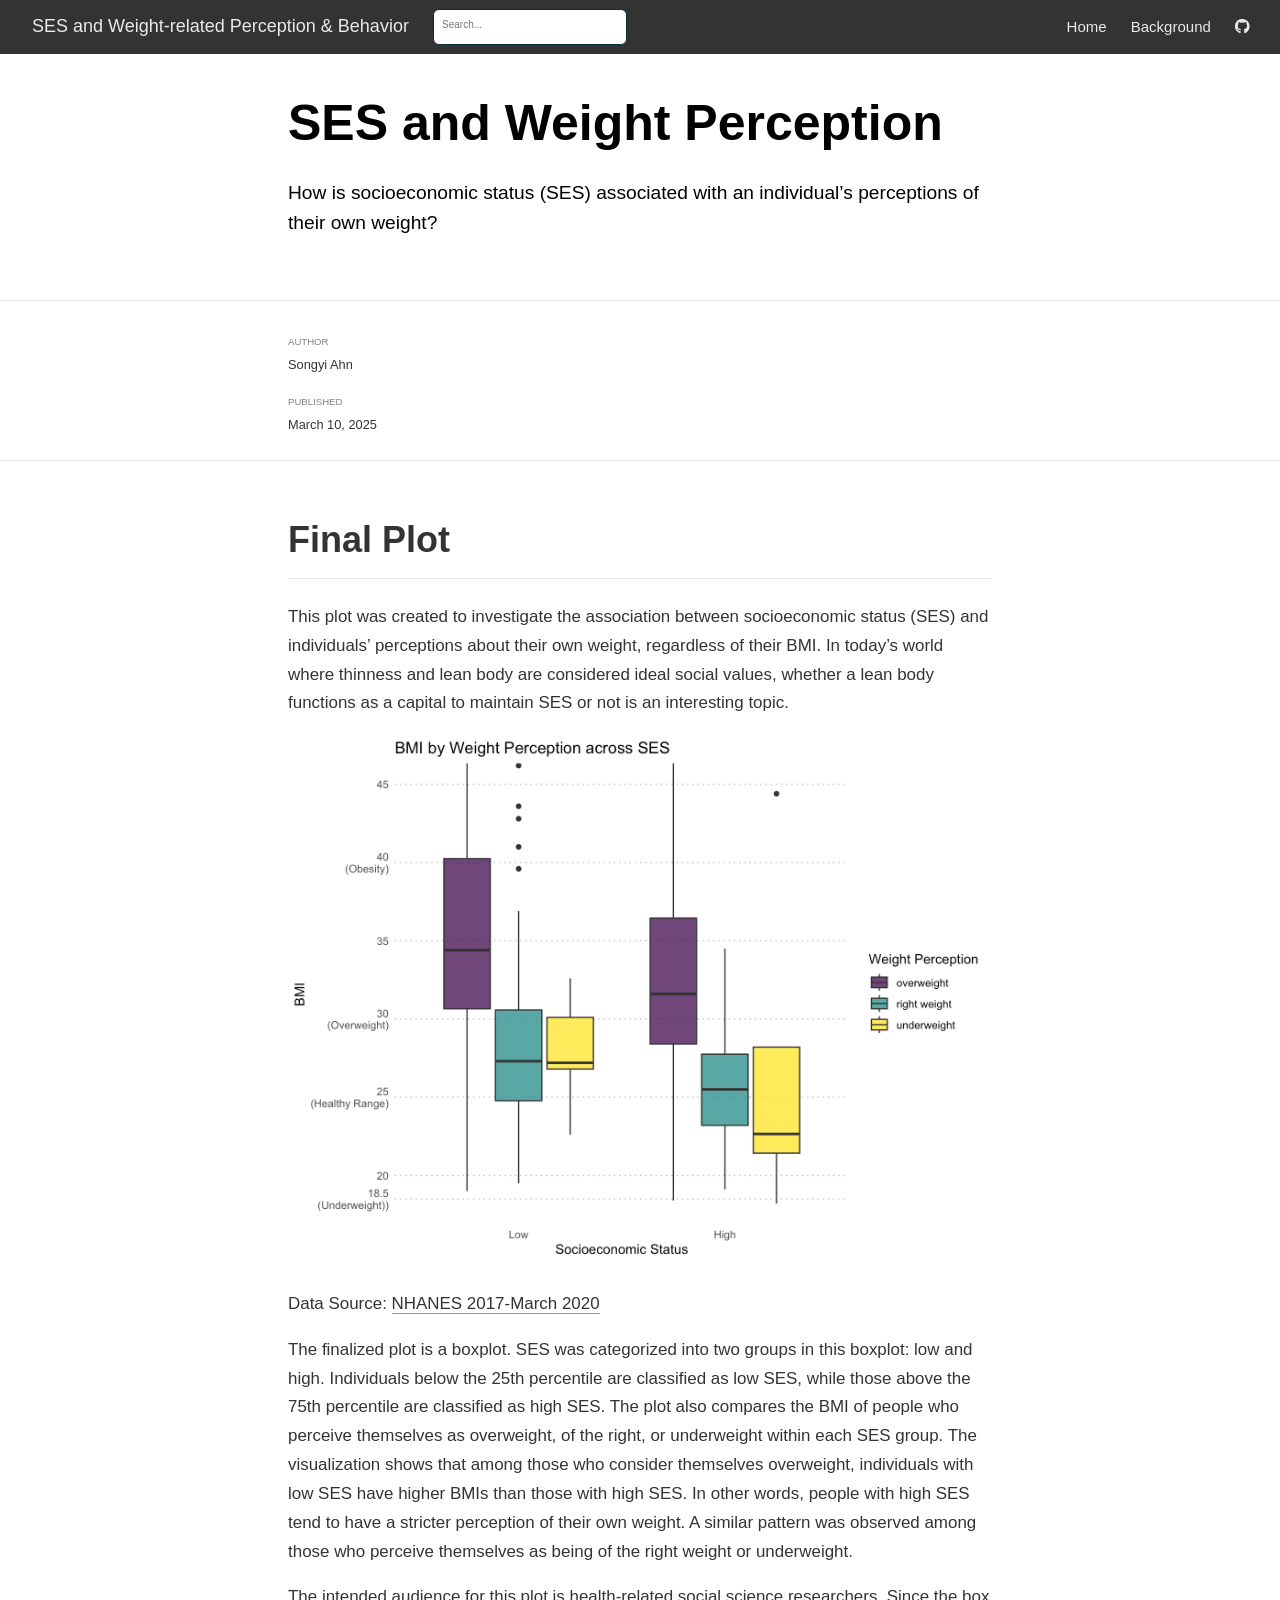
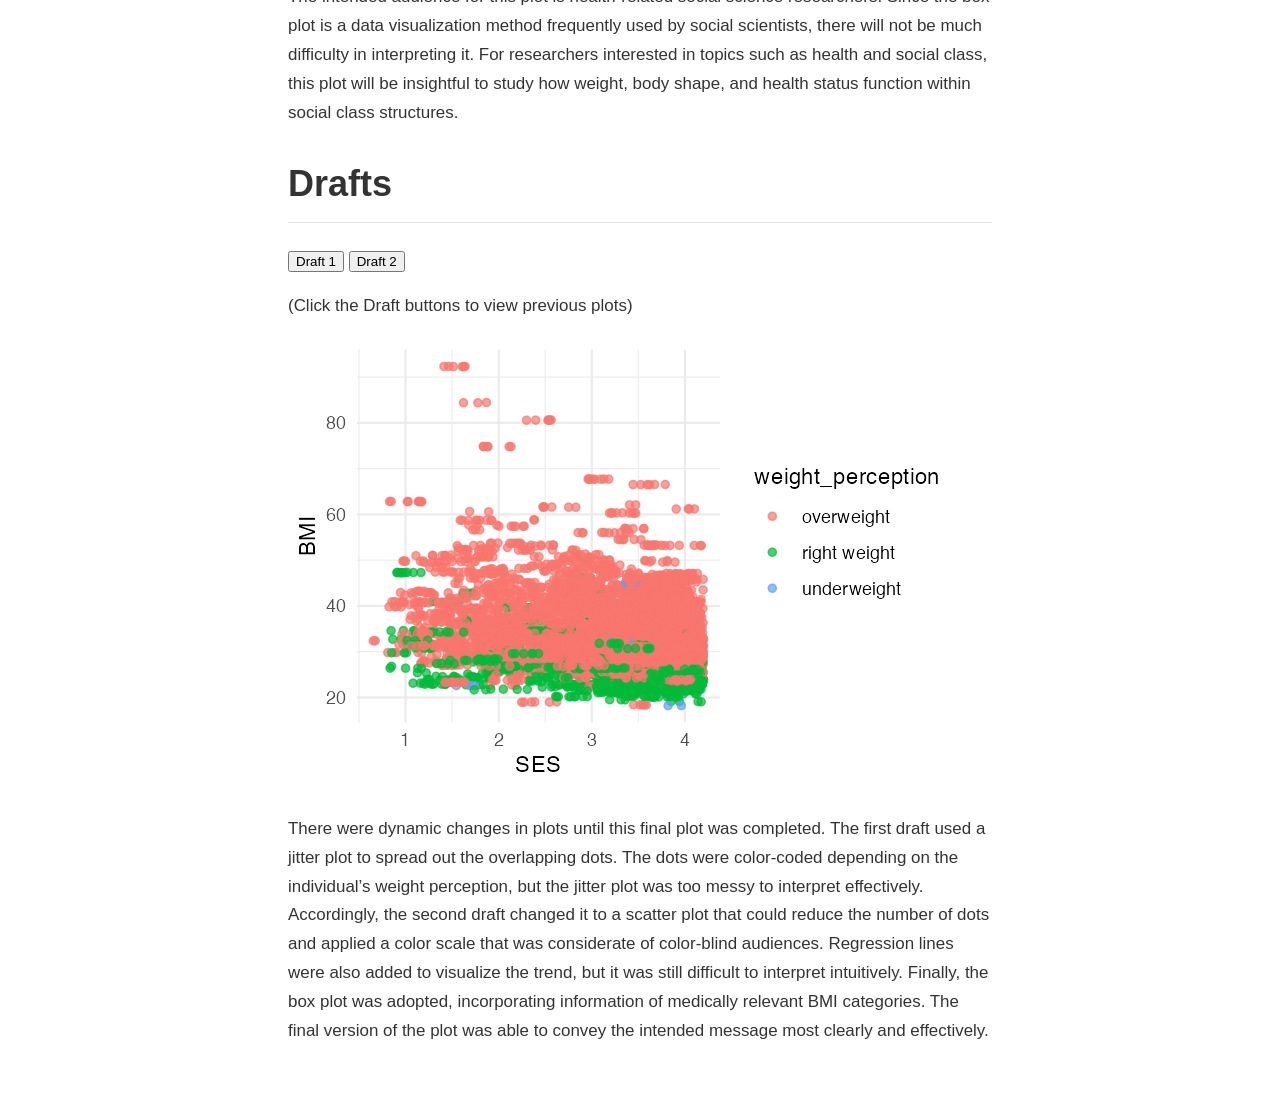
<file: docs/posts/2025-03-07-ses-and-weight-perception/index.html>
<!DOCTYPE html>

<html xmlns="http://www.w3.org/1999/xhtml" lang="" xml:lang="">

<head>
  <meta charset="utf-8"/>
  <meta name="viewport" content="width=device-width, initial-scale=1"/>
  <meta http-equiv="X-UA-Compatible" content="IE=Edge,chrome=1"/>
  <meta name="generator" content="distill" />

  <style type="text/css">
  /* Hide doc at startup (prevent jankiness while JS renders/transforms) */
  body {
    visibility: hidden;
  }
  </style>

 <!--radix_placeholder_import_source-->
 <!--/radix_placeholder_import_source-->

<style type="text/css">code{white-space: pre;}</style>
<style type="text/css" data-origin="pandoc">
pre > code.sourceCode { white-space: pre; position: relative; }
pre > code.sourceCode > span { line-height: 1.25; }
pre > code.sourceCode > span:empty { height: 1.2em; }
.sourceCode { overflow: visible; }
code.sourceCode > span { color: inherit; text-decoration: inherit; }
div.sourceCode { margin: 1em 0; }
pre.sourceCode { margin: 0; }
@media screen {
div.sourceCode { overflow: auto; }
}
@media print {
pre > code.sourceCode { white-space: pre-wrap; }
pre > code.sourceCode > span { display: inline-block; text-indent: -5em; padding-left: 5em; }
}
pre.numberSource code
  { counter-reset: source-line 0; }
pre.numberSource code > span
  { position: relative; left: -4em; counter-increment: source-line; }
pre.numberSource code > span > a:first-child::before
  { content: counter(source-line);
    position: relative; left: -1em; text-align: right; vertical-align: baseline;
    border: none; display: inline-block;
    -webkit-touch-callout: none; -webkit-user-select: none;
    -khtml-user-select: none; -moz-user-select: none;
    -ms-user-select: none; user-select: none;
    padding: 0 4px; width: 4em;
    color: #aaaaaa;
  }
pre.numberSource { margin-left: 3em; border-left: 1px solid #aaaaaa;  padding-left: 4px; }
div.sourceCode
  { color: #00769e; background-color: #f1f3f5; }
@media screen {
pre > code.sourceCode > span > a:first-child::before { text-decoration: underline; }
}
code span { color: #00769e; } /* Normal */
code span.al { color: #ad0000; } /* Alert */
code span.an { color: #5e5e5e; } /* Annotation */
code span.at { color: #657422; } /* Attribute */
code span.bn { color: #ad0000; } /* BaseN */
code span.bu { } /* BuiltIn */
code span.cf { color: #00769e; } /* ControlFlow */
code span.ch { color: #20794d; } /* Char */
code span.cn { color: #8f5902; } /* Constant */
code span.co { color: #5e5e5e; } /* Comment */
code span.cv { color: #5e5e5e; font-style: italic; } /* CommentVar */
code span.do { color: #5e5e5e; font-style: italic; } /* Documentation */
code span.dt { color: #ad0000; } /* DataType */
code span.dv { color: #ad0000; } /* DecVal */
code span.er { color: #ad0000; } /* Error */
code span.ex { } /* Extension */
code span.fl { color: #ad0000; } /* Float */
code span.fu { color: #4758ab; } /* Function */
code span.im { } /* Import */
code span.in { color: #5e5e5e; } /* Information */
code span.kw { color: #00769e; } /* Keyword */
code span.op { color: #5e5e5e; } /* Operator */
code span.ot { color: #00769e; } /* Other */
code span.pp { color: #ad0000; } /* Preprocessor */
code span.sc { color: #5e5e5e; } /* SpecialChar */
code span.ss { color: #20794d; } /* SpecialString */
code span.st { color: #20794d; } /* String */
code span.va { color: #111111; } /* Variable */
code span.vs { color: #20794d; } /* VerbatimString */
code span.wa { color: #5e5e5e; font-style: italic; } /* Warning */
</style>


  <!--radix_placeholder_meta_tags-->
<title>SES and Weight-related Perception &amp; Behavior: SES and Weight Perception</title>

<meta property="description" itemprop="description" content="How is socioeconomic status (SES) associated with an individual&#39;s perceptions of their own weight?"/>


<!--  https://schema.org/Article -->
<meta property="article:published" itemprop="datePublished" content="2025-03-10"/>
<meta property="article:created" itemprop="dateCreated" content="2025-03-10"/>
<meta name="article:author" content="Songyi Ahn"/>

<!--  https://developers.facebook.com/docs/sharing/webmasters#markup -->
<meta property="og:title" content="SES and Weight-related Perception &amp; Behavior: SES and Weight Perception"/>
<meta property="og:type" content="article"/>
<meta property="og:description" content="How is socioeconomic status (SES) associated with an individual&#39;s perceptions of their own weight?"/>
<meta property="og:locale" content="en_US"/>
<meta property="og:site_name" content="SES and Weight-related Perception &amp; Behavior"/>

<!--  https://dev.twitter.com/cards/types/summary -->
<meta property="twitter:card" content="summary"/>
<meta property="twitter:title" content="SES and Weight-related Perception &amp; Behavior: SES and Weight Perception"/>
<meta property="twitter:description" content="How is socioeconomic status (SES) associated with an individual&#39;s perceptions of their own weight?"/>

<!--/radix_placeholder_meta_tags-->
  <!--radix_placeholder_rmarkdown_metadata-->

<script type="text/json" id="radix-rmarkdown-metadata">
{"type":"list","attributes":{"names":{"type":"character","attributes":{},"value":["title","description","author","date","output"]}},"value":[{"type":"character","attributes":{},"value":["SES and Weight Perception"]},{"type":"character","attributes":{},"value":["How is socioeconomic status (SES) associated with an individual's perceptions of their own weight?"]},{"type":"list","attributes":{},"value":[{"type":"list","attributes":{"names":{"type":"character","attributes":{},"value":["name"]}},"value":[{"type":"character","attributes":{},"value":["Songyi Ahn"]}]}]},{"type":"character","attributes":{},"value":["2025-03-10"]},{"type":"list","attributes":{"names":{"type":"character","attributes":{},"value":["distill::distill_article"]}},"value":[{"type":"list","attributes":{"names":{"type":"character","attributes":{},"value":["self_contained"]}},"value":[{"type":"logical","attributes":{},"value":[false]}]}]}]}
</script>
<!--/radix_placeholder_rmarkdown_metadata-->
  
  <script type="text/json" id="radix-resource-manifest">
  {"type":"character","attributes":{},"value":["plot11.png","plot12.png","ses-and-weight-perception_files/anchor-4.2.2/anchor.min.js","ses-and-weight-perception_files/bowser-1.9.3/bowser.min.js","ses-and-weight-perception_files/distill-2.2.21/template.v2.js","ses-and-weight-perception_files/figure-html5/unnamed-chunk-3-1.png","ses-and-weight-perception_files/figure-html5/unnamed-chunk-4-1.png","ses-and-weight-perception_files/figure-html5/unnamed-chunk-5-1.png","ses-and-weight-perception_files/header-attrs-2.29/header-attrs.js","ses-and-weight-perception_files/jquery-3.6.0/jquery-3.6.0.js","ses-and-weight-perception_files/jquery-3.6.0/jquery-3.6.0.min.js","ses-and-weight-perception_files/jquery-3.6.0/jquery-3.6.0.min.map","ses-and-weight-perception_files/popper-2.6.0/popper.min.js","ses-and-weight-perception_files/tippy-6.2.7/tippy-bundle.umd.min.js","ses-and-weight-perception_files/tippy-6.2.7/tippy-light-border.css","ses-and-weight-perception_files/tippy-6.2.7/tippy.css","ses-and-weight-perception_files/tippy-6.2.7/tippy.umd.min.js","ses-and-weight-perception_files/webcomponents-2.0.0/webcomponents.js"]}
  </script>
  <!--radix_placeholder_navigation_in_header-->
<meta name="distill:offset" content="../.."/>

<script type="application/javascript">

  window.headroom_prevent_pin = false;

  window.document.addEventListener("DOMContentLoaded", function (event) {

    // initialize headroom for banner
    var header = $('header').get(0);
    var headerHeight = header.offsetHeight;
    var headroom = new Headroom(header, {
      tolerance: 5,
      onPin : function() {
        if (window.headroom_prevent_pin) {
          window.headroom_prevent_pin = false;
          headroom.unpin();
        }
      }
    });
    headroom.init();
    if(window.location.hash)
      headroom.unpin();
    $(header).addClass('headroom--transition');

    // offset scroll location for banner on hash change
    // (see: https://github.com/WickyNilliams/headroom.js/issues/38)
    window.addEventListener("hashchange", function(event) {
      window.scrollTo(0, window.pageYOffset - (headerHeight + 25));
    });

    // responsive menu
    $('.distill-site-header').each(function(i, val) {
      var topnav = $(this);
      var toggle = topnav.find('.nav-toggle');
      toggle.on('click', function() {
        topnav.toggleClass('responsive');
      });
    });

    // nav dropdowns
    $('.nav-dropbtn').click(function(e) {
      $(this).next('.nav-dropdown-content').toggleClass('nav-dropdown-active');
      $(this).parent().siblings('.nav-dropdown')
         .children('.nav-dropdown-content').removeClass('nav-dropdown-active');
    });
    $("body").click(function(e){
      $('.nav-dropdown-content').removeClass('nav-dropdown-active');
    });
    $(".nav-dropdown").click(function(e){
      e.stopPropagation();
    });
  });
</script>

<style type="text/css">

/* Theme (user-documented overrideables for nav appearance) */

.distill-site-nav {
  color: rgba(255, 255, 255, 0.8);
  background-color: #0F2E3D;
  font-size: 15px;
  font-weight: 300;
}

.distill-site-nav a {
  color: inherit;
  text-decoration: none;
}

.distill-site-nav a:hover {
  color: white;
}

@media print {
  .distill-site-nav {
    display: none;
  }
}

.distill-site-header {

}

.distill-site-footer {

}


/* Site Header */

.distill-site-header {
  width: 100%;
  box-sizing: border-box;
  z-index: 3;
}

.distill-site-header .nav-left {
  display: inline-block;
  margin-left: 8px;
}

@media screen and (max-width: 768px) {
  .distill-site-header .nav-left {
    margin-left: 0;
  }
}


.distill-site-header .nav-right {
  float: right;
  margin-right: 8px;
}

.distill-site-header a,
.distill-site-header .title {
  display: inline-block;
  text-align: center;
  padding: 14px 10px 14px 10px;
}

.distill-site-header .title {
  font-size: 18px;
  min-width: 150px;
}

.distill-site-header .logo {
  padding: 0;
}

.distill-site-header .logo img {
  display: none;
  max-height: 20px;
  width: auto;
  margin-bottom: -4px;
}

.distill-site-header .nav-image img {
  max-height: 18px;
  width: auto;
  display: inline-block;
  margin-bottom: -3px;
}



@media screen and (min-width: 1000px) {
  .distill-site-header .logo img {
    display: inline-block;
  }
  .distill-site-header .nav-left {
    margin-left: 20px;
  }
  .distill-site-header .nav-right {
    margin-right: 20px;
  }
  .distill-site-header .title {
    padding-left: 12px;
  }
}


.distill-site-header .nav-toggle {
  display: none;
}

.nav-dropdown {
  display: inline-block;
  position: relative;
}

.nav-dropdown .nav-dropbtn {
  border: none;
  outline: none;
  color: rgba(255, 255, 255, 0.8);
  padding: 16px 10px;
  background-color: transparent;
  font-family: inherit;
  font-size: inherit;
  font-weight: inherit;
  margin: 0;
  margin-top: 1px;
  z-index: 2;
}

.nav-dropdown-content {
  display: none;
  position: absolute;
  background-color: white;
  min-width: 200px;
  border: 1px solid rgba(0,0,0,0.15);
  border-radius: 4px;
  box-shadow: 0px 8px 16px 0px rgba(0,0,0,0.1);
  z-index: 1;
  margin-top: 2px;
  white-space: nowrap;
  padding-top: 4px;
  padding-bottom: 4px;
}

.nav-dropdown-content hr {
  margin-top: 4px;
  margin-bottom: 4px;
  border: none;
  border-bottom: 1px solid rgba(0, 0, 0, 0.1);
}

.nav-dropdown-active {
  display: block;
}

.nav-dropdown-content a, .nav-dropdown-content .nav-dropdown-header {
  color: black;
  padding: 6px 24px;
  text-decoration: none;
  display: block;
  text-align: left;
}

.nav-dropdown-content .nav-dropdown-header {
  display: block;
  padding: 5px 24px;
  padding-bottom: 0;
  text-transform: uppercase;
  font-size: 14px;
  color: #999999;
  white-space: nowrap;
}

.nav-dropdown:hover .nav-dropbtn {
  color: white;
}

.nav-dropdown-content a:hover {
  background-color: #ddd;
  color: black;
}

.nav-right .nav-dropdown-content {
  margin-left: -45%;
  right: 0;
}

@media screen and (max-width: 768px) {
  .distill-site-header a, .distill-site-header .nav-dropdown  {display: none;}
  .distill-site-header a.nav-toggle {
    float: right;
    display: block;
  }
  .distill-site-header .title {
    margin-left: 0;
  }
  .distill-site-header .nav-right {
    margin-right: 0;
  }
  .distill-site-header {
    overflow: hidden;
  }
  .nav-right .nav-dropdown-content {
    margin-left: 0;
  }
}


@media screen and (max-width: 768px) {
  .distill-site-header.responsive {position: relative; min-height: 500px; }
  .distill-site-header.responsive a.nav-toggle {
    position: absolute;
    right: 0;
    top: 0;
  }
  .distill-site-header.responsive a,
  .distill-site-header.responsive .nav-dropdown {
    display: block;
    text-align: left;
  }
  .distill-site-header.responsive .nav-left,
  .distill-site-header.responsive .nav-right {
    width: 100%;
  }
  .distill-site-header.responsive .nav-dropdown {float: none;}
  .distill-site-header.responsive .nav-dropdown-content {position: relative;}
  .distill-site-header.responsive .nav-dropdown .nav-dropbtn {
    display: block;
    width: 100%;
    text-align: left;
  }
}

/* Site Footer */

.distill-site-footer {
  width: 100%;
  overflow: hidden;
  box-sizing: border-box;
  z-index: 3;
  margin-top: 30px;
  padding-top: 30px;
  padding-bottom: 30px;
  text-align: center;
}

/* Headroom */

d-title {
  padding-top: 6rem;
}

@media print {
  d-title {
    padding-top: 4rem;
  }
}

.headroom {
  z-index: 1000;
  position: fixed;
  top: 0;
  left: 0;
  right: 0;
}

.headroom--transition {
  transition: all .4s ease-in-out;
}

.headroom--unpinned {
  top: -100px;
}

.headroom--pinned {
  top: 0;
}

/* adjust viewport for navbar height */
/* helps vertically center bootstrap (non-distill) content */
.min-vh-100 {
  min-height: calc(100vh - 100px) !important;
}

</style>

<script src="../../site_libs/jquery-3.6.0/jquery-3.6.0.min.js"></script>
<link href="../../site_libs/font-awesome-6.5.2/css/all.min.css" rel="stylesheet"/>
<link href="../../site_libs/font-awesome-6.5.2/css/v4-shims.min.css" rel="stylesheet"/>
<script src="../../site_libs/headroom-0.9.4/headroom.min.js"></script>
<script src="../../site_libs/autocomplete-0.37.1/autocomplete.min.js"></script>
<script src="../../site_libs/fuse-6.4.1/fuse.min.js"></script>

<script type="application/javascript">

function getMeta(metaName) {
  var metas = document.getElementsByTagName('meta');
  for (let i = 0; i < metas.length; i++) {
    if (metas[i].getAttribute('name') === metaName) {
      return metas[i].getAttribute('content');
    }
  }
  return '';
}

function offsetURL(url) {
  var offset = getMeta('distill:offset');
  return offset ? offset + '/' + url : url;
}

function createFuseIndex() {

  // create fuse index
  var options = {
    keys: [
      { name: 'title', weight: 20 },
      { name: 'categories', weight: 15 },
      { name: 'description', weight: 10 },
      { name: 'contents', weight: 5 },
    ],
    ignoreLocation: true,
    threshold: 0
  };
  var fuse = new window.Fuse([], options);

  // fetch the main search.json
  return fetch(offsetURL('search.json'))
    .then(function(response) {
      if (response.status == 200) {
        return response.json().then(function(json) {
          // index main articles
          json.articles.forEach(function(article) {
            fuse.add(article);
          });
          // download collections and index their articles
          return Promise.all(json.collections.map(function(collection) {
            return fetch(offsetURL(collection)).then(function(response) {
              if (response.status === 200) {
                return response.json().then(function(articles) {
                  articles.forEach(function(article) {
                    fuse.add(article);
                  });
                })
              } else {
                return Promise.reject(
                  new Error('Unexpected status from search index request: ' +
                            response.status)
                );
              }
            });
          })).then(function() {
            return fuse;
          });
        });

      } else {
        return Promise.reject(
          new Error('Unexpected status from search index request: ' +
                      response.status)
        );
      }
    });
}

window.document.addEventListener("DOMContentLoaded", function (event) {

  // get search element (bail if we don't have one)
  var searchEl = window.document.getElementById('distill-search');
  if (!searchEl)
    return;

  createFuseIndex()
    .then(function(fuse) {

      // make search box visible
      searchEl.classList.remove('hidden');

      // initialize autocomplete
      var options = {
        autoselect: true,
        hint: false,
        minLength: 2,
      };
      window.autocomplete(searchEl, options, [{
        source: function(query, callback) {
          const searchOptions = {
            isCaseSensitive: false,
            shouldSort: true,
            minMatchCharLength: 2,
            limit: 10,
          };
          var results = fuse.search(query, searchOptions);
          callback(results
            .map(function(result) { return result.item; })
          );
        },
        templates: {
          suggestion: function(suggestion) {
            var img = suggestion.preview && Object.keys(suggestion.preview).length > 0
              ? `<img src="${offsetURL(suggestion.preview)}"</img>`
              : '';
            var html = `
              <div class="search-item">
                <h3>${suggestion.title}</h3>
                <div class="search-item-description">
                  ${suggestion.description || ''}
                </div>
                <div class="search-item-preview">
                  ${img}
                </div>
              </div>
            `;
            return html;
          }
        }
      }]).on('autocomplete:selected', function(event, suggestion) {
        window.location.href = offsetURL(suggestion.path);
      });
      // remove inline display style on autocompleter (we want to
      // manage responsive display via css)
      $('.algolia-autocomplete').css("display", "");
    })
    .catch(function(error) {
      console.log(error);
    });

});

</script>

<style type="text/css">

.nav-search {
  font-size: x-small;
}

/* Algolioa Autocomplete */

.algolia-autocomplete {
  display: inline-block;
  margin-left: 10px;
  vertical-align: sub;
  background-color: white;
  color: black;
  padding: 6px;
  padding-top: 8px;
  padding-bottom: 0;
  border-radius: 6px;
  border: 1px #0F2E3D solid;
  width: 180px;
}


@media screen and (max-width: 768px) {
  .distill-site-nav .algolia-autocomplete {
    display: none;
    visibility: hidden;
  }
  .distill-site-nav.responsive .algolia-autocomplete {
    display: inline-block;
    visibility: visible;
  }
  .distill-site-nav.responsive .algolia-autocomplete .aa-dropdown-menu {
    margin-left: 0;
    width: 400px;
    max-height: 400px;
  }
}

.algolia-autocomplete .aa-input, .algolia-autocomplete .aa-hint {
  width: 90%;
  outline: none;
  border: none;
}

.algolia-autocomplete .aa-hint {
  color: #999;
}
.algolia-autocomplete .aa-dropdown-menu {
  width: 550px;
  max-height: 70vh;
  overflow-x: visible;
  overflow-y: scroll;
  padding: 5px;
  margin-top: 3px;
  margin-left: -150px;
  background-color: #fff;
  border-radius: 5px;
  border: 1px solid #999;
  border-top: none;
}

.algolia-autocomplete .aa-dropdown-menu .aa-suggestion {
  cursor: pointer;
  padding: 5px 4px;
  border-bottom: 1px solid #eee;
}

.algolia-autocomplete .aa-dropdown-menu .aa-suggestion:last-of-type {
  border-bottom: none;
  margin-bottom: 2px;
}

.algolia-autocomplete .aa-dropdown-menu .aa-suggestion .search-item {
  overflow: hidden;
  font-size: 0.8em;
  line-height: 1.4em;
}

.algolia-autocomplete .aa-dropdown-menu .aa-suggestion .search-item h3 {
  font-size: 1rem;
  margin-block-start: 0;
  margin-block-end: 5px;
}

.algolia-autocomplete .aa-dropdown-menu .aa-suggestion .search-item-description {
  display: inline-block;
  overflow: hidden;
  height: 2.8em;
  width: 80%;
  margin-right: 4%;
}

.algolia-autocomplete .aa-dropdown-menu .aa-suggestion .search-item-preview {
  display: inline-block;
  width: 15%;
}

.algolia-autocomplete .aa-dropdown-menu .aa-suggestion .search-item-preview img {
  height: 3em;
  width: auto;
  display: none;
}

.algolia-autocomplete .aa-dropdown-menu .aa-suggestion .search-item-preview img[src] {
  display: initial;
}

.algolia-autocomplete .aa-dropdown-menu .aa-suggestion.aa-cursor {
  background-color: #eee;
}
.algolia-autocomplete .aa-dropdown-menu .aa-suggestion em {
  font-weight: bold;
  font-style: normal;
}

</style>


<!--/radix_placeholder_navigation_in_header-->
  <!--radix_placeholder_distill-->

<style type="text/css">

body {
  background-color: white;
}

.pandoc-table {
  width: 100%;
}

.pandoc-table>caption {
  margin-bottom: 10px;
}

.pandoc-table th:not([align]) {
  text-align: left;
}

.pagedtable-footer {
  font-size: 15px;
}

d-byline .byline {
  grid-template-columns: 2fr 2fr;
}

d-byline .byline h3 {
  margin-block-start: 1.5em;
}

d-byline .byline .authors-affiliations h3 {
  margin-block-start: 0.5em;
}

.authors-affiliations .orcid-id {
  width: 16px;
  height:16px;
  margin-left: 4px;
  margin-right: 4px;
  vertical-align: middle;
  padding-bottom: 2px;
}

d-title .dt-tags {
  margin-top: 1em;
  grid-column: text;
}

.dt-tags .dt-tag {
  text-decoration: none;
  display: inline-block;
  color: rgba(0,0,0,0.6);
  padding: 0em 0.4em;
  margin-right: 0.5em;
  margin-bottom: 0.4em;
  font-size: 70%;
  border: 1px solid rgba(0,0,0,0.2);
  border-radius: 3px;
  text-transform: uppercase;
  font-weight: 500;
}

d-article table.gt_table td,
d-article table.gt_table th {
  border-bottom: none;
  font-size: 100%;
}

.html-widget {
  margin-bottom: 2.0em;
}

.l-screen-inset {
  padding-right: 16px;
}

.l-screen .caption {
  margin-left: 10px;
}

.shaded {
  background: rgb(247, 247, 247);
  padding-top: 20px;
  padding-bottom: 20px;
  border-top: 1px solid rgba(0, 0, 0, 0.1);
  border-bottom: 1px solid rgba(0, 0, 0, 0.1);
}

.shaded .html-widget {
  margin-bottom: 0;
  border: 1px solid rgba(0, 0, 0, 0.1);
}

.shaded .shaded-content {
  background: white;
}

.text-output {
  margin-top: 0;
  line-height: 1.5em;
}

.hidden {
  display: none !important;
}

hr.section-separator {
  border: none;
  border-top: 1px solid rgba(0, 0, 0, 0.1);
  margin: 0px;
}


d-byline {
  border-top: none;
}

d-article {
  padding-top: 2.5rem;
  padding-bottom: 30px;
  border-top: none;
}

d-appendix {
  padding-top: 30px;
}

d-article>p>img {
  width: 100%;
}

d-article h2 {
  margin: 1rem 0 1.5rem 0;
}

d-article h3 {
  margin-top: 1.5rem;
}

d-article iframe {
  border: 1px solid rgba(0, 0, 0, 0.1);
  margin-bottom: 2.0em;
  width: 100%;
}

/* Tweak code blocks */

d-article div.sourceCode code,
d-article pre code {
  font-family: Consolas, Monaco, 'Andale Mono', 'Ubuntu Mono', monospace;
}

d-article pre,
d-article div.sourceCode,
d-article div.sourceCode pre {
  overflow: auto;
}

d-article div.sourceCode {
  background-color: white;
}

d-article div.sourceCode pre {
  padding-left: 10px;
  font-size: 12px;
  border-left: 2px solid rgba(0,0,0,0.1);
}

d-article pre {
  font-size: 12px;
  color: black;
  background: none;
  margin-top: 0;
  text-align: left;
  white-space: pre;
  word-spacing: normal;
  word-break: normal;
  word-wrap: normal;
  line-height: 1.5;

  -moz-tab-size: 4;
  -o-tab-size: 4;
  tab-size: 4;

  -webkit-hyphens: none;
  -moz-hyphens: none;
  -ms-hyphens: none;
  hyphens: none;
}

d-article pre a {
  border-bottom: none;
}

d-article pre a:hover {
  border-bottom: none;
  text-decoration: underline;
}

d-article details {
  grid-column: text;
  margin-bottom: 0.8em;
}

@media(min-width: 768px) {

d-article pre,
d-article div.sourceCode,
d-article div.sourceCode pre {
  overflow: visible !important;
}

d-article div.sourceCode pre {
  padding-left: 18px;
  font-size: 14px;
}

/* tweak for Pandoc numbered line within distill */
d-article pre.numberSource code > span {
    left: -2em;
}

d-article pre {
  font-size: 14px;
}

}

figure img.external {
  background: white;
  border: 1px solid rgba(0, 0, 0, 0.1);
  box-shadow: 0 1px 8px rgba(0, 0, 0, 0.1);
  padding: 18px;
  box-sizing: border-box;
}

/* CSS for d-contents */

.d-contents {
  grid-column: text;
  color: rgba(0,0,0,0.8);
  font-size: 0.9em;
  padding-bottom: 1em;
  margin-bottom: 1em;
  padding-bottom: 0.5em;
  margin-bottom: 1em;
  padding-left: 0.25em;
  justify-self: start;
}

@media(min-width: 1000px) {
  .d-contents.d-contents-float {
    height: 0;
    grid-column-start: 1;
    grid-column-end: 4;
    justify-self: center;
    padding-right: 3em;
    padding-left: 2em;
  }
}

.d-contents nav h3 {
  font-size: 18px;
  margin-top: 0;
  margin-bottom: 1em;
}

.d-contents li {
  list-style-type: none
}

.d-contents nav > ul {
  padding-left: 0;
}

.d-contents ul {
  padding-left: 1em
}

.d-contents nav ul li {
  margin-top: 0.6em;
  margin-bottom: 0.2em;
}

.d-contents nav a {
  font-size: 13px;
  border-bottom: none;
  text-decoration: none
  color: rgba(0, 0, 0, 0.8);
}

.d-contents nav a:hover {
  text-decoration: underline solid rgba(0, 0, 0, 0.6)
}

.d-contents nav > ul > li > a {
  font-weight: 600;
}

.d-contents nav > ul > li > ul {
  font-weight: inherit;
}

.d-contents nav > ul > li > ul > li {
  margin-top: 0.2em;
}


.d-contents nav ul {
  margin-top: 0;
  margin-bottom: 0.25em;
}

.d-article-with-toc h2:nth-child(2) {
  margin-top: 0;
}


/* Figure */

.figure {
  position: relative;
  margin-bottom: 2.5em;
  margin-top: 1.5em;
}

.figure .caption {
  color: rgba(0, 0, 0, 0.6);
  font-size: 12px;
  line-height: 1.5em;
}

.figure img.external {
  background: white;
  border: 1px solid rgba(0, 0, 0, 0.1);
  box-shadow: 0 1px 8px rgba(0, 0, 0, 0.1);
  padding: 18px;
  box-sizing: border-box;
}

.figure .caption a {
  color: rgba(0, 0, 0, 0.6);
}

.figure .caption b,
.figure .caption strong, {
  font-weight: 600;
  color: rgba(0, 0, 0, 1.0);
}

/* Citations */

d-article .citation {
  color: inherit;
  cursor: inherit;
}

div.hanging-indent{
  margin-left: 1em; text-indent: -1em;
}

/* Citation hover box */

.tippy-box[data-theme~=light-border] {
  background-color: rgba(250, 250, 250, 0.95);
}

.tippy-content > p {
  margin-bottom: 0;
  padding: 2px;
}


/* Tweak 1000px media break to show more text */

@media(min-width: 1000px) {
  .base-grid,
  distill-header,
  d-title,
  d-abstract,
  d-article,
  d-appendix,
  distill-appendix,
  d-byline,
  d-footnote-list,
  d-citation-list,
  distill-footer {
    grid-template-columns: [screen-start] 1fr [page-start kicker-start] 80px [middle-start] 50px [text-start kicker-end] 65px 65px 65px 65px 65px 65px 65px 65px [text-end gutter-start] 65px [middle-end] 65px [page-end gutter-end] 1fr [screen-end];
    grid-column-gap: 16px;
  }

  .grid {
    grid-column-gap: 16px;
  }

  d-article {
    font-size: 1.06rem;
    line-height: 1.7em;
  }
  figure .caption, .figure .caption, figure figcaption {
    font-size: 13px;
  }
}

@media(min-width: 1180px) {
  .base-grid,
  distill-header,
  d-title,
  d-abstract,
  d-article,
  d-appendix,
  distill-appendix,
  d-byline,
  d-footnote-list,
  d-citation-list,
  distill-footer {
    grid-template-columns: [screen-start] 1fr [page-start kicker-start] 60px [middle-start] 60px [text-start kicker-end] 60px 60px 60px 60px 60px 60px 60px 60px [text-end gutter-start] 60px [middle-end] 60px [page-end gutter-end] 1fr [screen-end];
    grid-column-gap: 32px;
  }

  .grid {
    grid-column-gap: 32px;
  }
}


/* Get the citation styles for the appendix (not auto-injected on render since
   we do our own rendering of the citation appendix) */

d-appendix .citation-appendix,
.d-appendix .citation-appendix {
  font-size: 11px;
  line-height: 15px;
  border-left: 1px solid rgba(0, 0, 0, 0.1);
  padding-left: 18px;
  border: 1px solid rgba(0,0,0,0.1);
  background: rgba(0, 0, 0, 0.02);
  padding: 10px 18px;
  border-radius: 3px;
  color: rgba(150, 150, 150, 1);
  overflow: hidden;
  margin-top: -12px;
  white-space: pre-wrap;
  word-wrap: break-word;
}

/* Include appendix styles here so they can be overridden */

d-appendix {
  contain: layout style;
  font-size: 0.8em;
  line-height: 1.7em;
  margin-top: 60px;
  margin-bottom: 0;
  border-top: 1px solid rgba(0, 0, 0, 0.1);
  color: rgba(0,0,0,0.5);
  padding-top: 60px;
  padding-bottom: 48px;
}

d-appendix h3 {
  grid-column: page-start / text-start;
  font-size: 15px;
  font-weight: 500;
  margin-top: 1em;
  margin-bottom: 0;
  color: rgba(0,0,0,0.65);
}

d-appendix h3 + * {
  margin-top: 1em;
}

d-appendix ol {
  padding: 0 0 0 15px;
}

@media (min-width: 768px) {
  d-appendix ol {
    padding: 0 0 0 30px;
    margin-left: -30px;
  }
}

d-appendix li {
  margin-bottom: 1em;
}

d-appendix a {
  color: rgba(0, 0, 0, 0.6);
}

d-appendix > * {
  grid-column: text;
}

d-appendix > d-footnote-list,
d-appendix > d-citation-list,
d-appendix > distill-appendix {
  grid-column: screen;
}

/* Include footnote styles here so they can be overridden */

d-footnote-list {
  contain: layout style;
}

d-footnote-list > * {
  grid-column: text;
}

d-footnote-list a.footnote-backlink {
  color: rgba(0,0,0,0.3);
  padding-left: 0.5em;
}



/* Anchor.js */

.anchorjs-link {
  /*transition: all .25s linear; */
  text-decoration: none;
  border-bottom: none;
}
*:hover > .anchorjs-link {
  margin-left: -1.125em !important;
  text-decoration: none;
  border-bottom: none;
}

/* Social footer */

.social_footer {
  margin-top: 30px;
  margin-bottom: 0;
  color: rgba(0,0,0,0.67);
}

.disqus-comments {
  margin-right: 30px;
}

.disqus-comment-count {
  border-bottom: 1px solid rgba(0, 0, 0, 0.4);
  cursor: pointer;
}

#disqus_thread {
  margin-top: 30px;
}

.article-sharing a {
  border-bottom: none;
  margin-right: 8px;
}

.article-sharing a:hover {
  border-bottom: none;
}

.sidebar-section.subscribe {
  font-size: 12px;
  line-height: 1.6em;
}

.subscribe p {
  margin-bottom: 0.5em;
}


.article-footer .subscribe {
  font-size: 15px;
  margin-top: 45px;
}


.sidebar-section.custom {
  font-size: 12px;
  line-height: 1.6em;
}

.custom p {
  margin-bottom: 0.5em;
}

/* Styles for listing layout (hide title) */
.layout-listing d-title, .layout-listing .d-title {
  display: none;
}

/* Styles for posts lists (not auto-injected) */


.posts-with-sidebar {
  padding-left: 45px;
  padding-right: 45px;
}

.posts-list .description h2,
.posts-list .description p {
  font-family: -apple-system, BlinkMacSystemFont, "Segoe UI", Roboto, Oxygen, Ubuntu, Cantarell, "Fira Sans", "Droid Sans", "Helvetica Neue", Arial, sans-serif;
}

.posts-list .description h2 {
  font-weight: 700;
  border-bottom: none;
  padding-bottom: 0;
}

.posts-list h2.post-tag {
  border-bottom: 1px solid rgba(0, 0, 0, 0.2);
  padding-bottom: 12px;
}
.posts-list {
  margin-top: 60px;
  margin-bottom: 24px;
}

.posts-list .post-preview {
  text-decoration: none;
  overflow: hidden;
  display: block;
  border-bottom: 1px solid rgba(0, 0, 0, 0.1);
  padding: 24px 0;
}

.post-preview-last {
  border-bottom: none !important;
}

.posts-list .posts-list-caption {
  grid-column: screen;
  font-weight: 400;
}

.posts-list .post-preview h2 {
  margin: 0 0 6px 0;
  line-height: 1.2em;
  font-style: normal;
  font-size: 24px;
}

.posts-list .post-preview p {
  margin: 0 0 12px 0;
  line-height: 1.4em;
  font-size: 16px;
}

.posts-list .post-preview .thumbnail {
  box-sizing: border-box;
  margin-bottom: 24px;
  position: relative;
  max-width: 500px;
}
.posts-list .post-preview img {
  width: 100%;
  display: block;
}

.posts-list .metadata {
  font-size: 12px;
  line-height: 1.4em;
  margin-bottom: 18px;
}

.posts-list .metadata > * {
  display: inline-block;
}

.posts-list .metadata .publishedDate {
  margin-right: 2em;
}

.posts-list .metadata .dt-authors {
  display: block;
  margin-top: 0.3em;
  margin-right: 2em;
}

.posts-list .dt-tags {
  display: block;
  line-height: 1em;
}

.posts-list .dt-tags .dt-tag {
  display: inline-block;
  color: rgba(0,0,0,0.6);
  padding: 0.3em 0.4em;
  margin-right: 0.2em;
  margin-bottom: 0.4em;
  font-size: 60%;
  border: 1px solid rgba(0,0,0,0.2);
  border-radius: 3px;
  text-transform: uppercase;
  font-weight: 500;
}

.posts-list img {
  opacity: 1;
}

.posts-list img[data-src] {
  opacity: 0;
}

.posts-more {
  clear: both;
}


.posts-sidebar {
  font-size: 16px;
}

.posts-sidebar h3 {
  font-size: 16px;
  margin-top: 0;
  margin-bottom: 0.5em;
  font-weight: 400;
  text-transform: uppercase;
}

.sidebar-section {
  margin-bottom: 30px;
}

.categories ul {
  list-style-type: none;
  margin: 0;
  padding: 0;
}

.categories li {
  color: rgba(0, 0, 0, 0.8);
  margin-bottom: 0;
}

.categories li>a {
  border-bottom: none;
}

.categories li>a:hover {
  border-bottom: 1px solid rgba(0, 0, 0, 0.4);
}

.categories .active {
  font-weight: 600;
}

.categories .category-count {
  color: rgba(0, 0, 0, 0.4);
}


@media(min-width: 768px) {
  .posts-list .post-preview h2 {
    font-size: 26px;
  }
  .posts-list .post-preview .thumbnail {
    float: right;
    width: 30%;
    margin-bottom: 0;
  }
  .posts-list .post-preview .description {
    float: left;
    width: 45%;
  }
  .posts-list .post-preview .metadata {
    float: left;
    width: 20%;
    margin-top: 8px;
  }
  .posts-list .post-preview p {
    margin: 0 0 12px 0;
    line-height: 1.5em;
    font-size: 16px;
  }
  .posts-with-sidebar .posts-list {
    float: left;
    width: 75%;
  }
  .posts-with-sidebar .posts-sidebar {
    float: right;
    width: 20%;
    margin-top: 60px;
    padding-top: 24px;
    padding-bottom: 24px;
  }
}


/* Improve display for browsers without grid (IE/Edge <= 15) */

.downlevel {
  line-height: 1.6em;
  font-family: -apple-system, BlinkMacSystemFont, "Segoe UI", Roboto, Oxygen, Ubuntu, Cantarell, "Fira Sans", "Droid Sans", "Helvetica Neue", Arial, sans-serif;
  margin: 0;
}

.downlevel .d-title {
  padding-top: 6rem;
  padding-bottom: 1.5rem;
}

.downlevel .d-title h1 {
  font-size: 50px;
  font-weight: 700;
  line-height: 1.1em;
  margin: 0 0 0.5rem;
}

.downlevel .d-title p {
  font-weight: 300;
  font-size: 1.2rem;
  line-height: 1.55em;
  margin-top: 0;
}

.downlevel .d-byline {
  padding-top: 0.8em;
  padding-bottom: 0.8em;
  font-size: 0.8rem;
  line-height: 1.8em;
}

.downlevel .section-separator {
  border: none;
  border-top: 1px solid rgba(0, 0, 0, 0.1);
}

.downlevel .d-article {
  font-size: 1.06rem;
  line-height: 1.7em;
  padding-top: 1rem;
  padding-bottom: 2rem;
}


.downlevel .d-appendix {
  padding-left: 0;
  padding-right: 0;
  max-width: none;
  font-size: 0.8em;
  line-height: 1.7em;
  margin-bottom: 0;
  color: rgba(0,0,0,0.5);
  padding-top: 40px;
  padding-bottom: 48px;
}

.downlevel .footnotes ol {
  padding-left: 13px;
}

.downlevel .base-grid,
.downlevel .distill-header,
.downlevel .d-title,
.downlevel .d-abstract,
.downlevel .d-article,
.downlevel .d-appendix,
.downlevel .distill-appendix,
.downlevel .d-byline,
.downlevel .d-footnote-list,
.downlevel .d-citation-list,
.downlevel .distill-footer,
.downlevel .appendix-bottom,
.downlevel .posts-container {
  padding-left: 40px;
  padding-right: 40px;
}

@media(min-width: 768px) {
  .downlevel .base-grid,
  .downlevel .distill-header,
  .downlevel .d-title,
  .downlevel .d-abstract,
  .downlevel .d-article,
  .downlevel .d-appendix,
  .downlevel .distill-appendix,
  .downlevel .d-byline,
  .downlevel .d-footnote-list,
  .downlevel .d-citation-list,
  .downlevel .distill-footer,
  .downlevel .appendix-bottom,
  .downlevel .posts-container {
  padding-left: 150px;
  padding-right: 150px;
  max-width: 900px;
}
}

.downlevel pre code {
  display: block;
  border-left: 2px solid rgba(0, 0, 0, .1);
  padding: 0 0 0 20px;
  font-size: 14px;
}

.downlevel code, .downlevel pre {
  color: black;
  background: none;
  font-family: Consolas, Monaco, 'Andale Mono', 'Ubuntu Mono', monospace;
  text-align: left;
  white-space: pre;
  word-spacing: normal;
  word-break: normal;
  word-wrap: normal;
  line-height: 1.5;

  -moz-tab-size: 4;
  -o-tab-size: 4;
  tab-size: 4;

  -webkit-hyphens: none;
  -moz-hyphens: none;
  -ms-hyphens: none;
  hyphens: none;
}

.downlevel .posts-list .post-preview {
  color: inherit;
}



</style>

<script type="application/javascript">

function is_downlevel_browser() {
  if (bowser.isUnsupportedBrowser({ msie: "12", msedge: "16"},
                                 window.navigator.userAgent)) {
    return true;
  } else {
    return window.load_distill_framework === undefined;
  }
}

// show body when load is complete
function on_load_complete() {

  // add anchors
  if (window.anchors) {
    window.anchors.options.placement = 'left';
    window.anchors.add('d-article > h2, d-article > h3, d-article > h4, d-article > h5');
  }


  // set body to visible
  document.body.style.visibility = 'visible';

  // force redraw for leaflet widgets
  if (window.HTMLWidgets) {
    var maps = window.HTMLWidgets.findAll(".leaflet");
    $.each(maps, function(i, el) {
      var map = this.getMap();
      map.invalidateSize();
      map.eachLayer(function(layer) {
        if (layer instanceof L.TileLayer)
          layer.redraw();
      });
    });
  }

  // trigger 'shown' so htmlwidgets resize
  $('d-article').trigger('shown');
}

function init_distill() {

  init_common();

  // create front matter
  var front_matter = $('<d-front-matter></d-front-matter>');
  $('#distill-front-matter').wrap(front_matter);

  // create d-title
  $('.d-title').changeElementType('d-title');

  // separator
  var separator = '<hr class="section-separator" style="clear: both"/>';
  // prepend separator above appendix
  $('.d-byline').before(separator);
  $('.d-article').before(separator);

  // create d-byline
  var byline = $('<d-byline></d-byline>');
  $('.d-byline').replaceWith(byline);

  // create d-article
  var article = $('<d-article></d-article>');
  $('.d-article').wrap(article).children().unwrap();

  // move posts container into article
  $('.posts-container').appendTo($('d-article'));

  // create d-appendix
  $('.d-appendix').changeElementType('d-appendix');

  // flag indicating that we have appendix items
  var appendix = $('.appendix-bottom').children('h3').length > 0;

  // replace footnotes with <d-footnote>
  $('.footnote-ref').each(function(i, val) {
    appendix = true;
    var href = $(this).attr('href');
    var id = href.replace('#', '');
    var fn = $('#' + id);
    var fn_p = $('#' + id + '>p');
    fn_p.find('.footnote-back').remove();
    var text = fn_p.html();
    var dtfn = $('<d-footnote></d-footnote>');
    dtfn.html(text);
    $(this).replaceWith(dtfn);
  });
  // remove footnotes
  $('.footnotes').remove();

  // move refs into #references-listing
  $('#references-listing').replaceWith($('#refs'));

  $('h1.appendix, h2.appendix').each(function(i, val) {
    $(this).changeElementType('h3');
  });
  $('h3.appendix').each(function(i, val) {
    var id = $(this).attr('id');
    $('.d-contents a[href="#' + id + '"]').parent().remove();
    appendix = true;
    $(this).nextUntil($('h1, h2, h3')).addBack().appendTo($('d-appendix'));
  });

  // show d-appendix if we have appendix content
  $("d-appendix").css('display', appendix ? 'grid' : 'none');

  // localize layout chunks to just output
  $('.layout-chunk').each(function(i, val) {

    // capture layout
    var layout = $(this).attr('data-layout');

    // apply layout to markdown level block elements
    var elements = $(this).children().not('details, div.sourceCode, pre, script');
    elements.each(function(i, el) {
      var layout_div = $('<div class="' + layout + '"></div>');
      if (layout_div.hasClass('shaded')) {
        var shaded_content = $('<div class="shaded-content"></div>');
        $(this).wrap(shaded_content);
        $(this).parent().wrap(layout_div);
      } else {
        $(this).wrap(layout_div);
      }
    });


    // unwrap the layout-chunk div
    $(this).children().unwrap();
  });

  // remove code block used to force  highlighting css
  $('.distill-force-highlighting-css').parent().remove();

  // remove empty line numbers inserted by pandoc when using a
  // custom syntax highlighting theme, except when numbering line
  // in code chunk
  $('pre:not(.numberLines) code.sourceCode a:empty').remove();

  // load distill framework
  load_distill_framework();

  // wait for window.distillRunlevel == 4 to do post processing
  function distill_post_process() {

    if (!window.distillRunlevel || window.distillRunlevel < 4)
      return;

    // hide author/affiliations entirely if we have no authors
    var front_matter = JSON.parse($("#distill-front-matter").html());
    var have_authors = front_matter.authors && front_matter.authors.length > 0;
    if (!have_authors)
      $('d-byline').addClass('hidden');

    // article with toc class
    $('.d-contents').parent().addClass('d-article-with-toc');

    // strip links that point to #
    $('.authors-affiliations').find('a[href="#"]').removeAttr('href');

    // add orcid ids
    $('.authors-affiliations').find('.author').each(function(i, el) {
      var orcid_id = front_matter.authors[i].orcidID;
      var author_name = front_matter.authors[i].author
      if (orcid_id) {
        var a = $('<a></a>');
        a.attr('href', 'https://orcid.org/' + orcid_id);
        var img = $('<img></img>');
        img.addClass('orcid-id');
        img.attr('alt', author_name ? 'ORCID ID for ' + author_name : 'ORCID ID');
        img.attr('src','[data-uri]');
        a.append(img);
        $(this).append(a);
      }
    });

    // hide elements of author/affiliations grid that have no value
    function hide_byline_column(caption) {
      $('d-byline').find('h3:contains("' + caption + '")').parent().css('visibility', 'hidden');
    }

    // affiliations
    var have_affiliations = false;
    for (var i = 0; i<front_matter.authors.length; ++i) {
      var author = front_matter.authors[i];
      if (author.affiliation !== "&nbsp;") {
        have_affiliations = true;
        break;
      }
    }
    if (!have_affiliations)
      $('d-byline').find('h3:contains("Affiliations")').css('visibility', 'hidden');

    // published date
    if (!front_matter.publishedDate)
      hide_byline_column("Published");

    // document object identifier
    var doi = $('d-byline').find('h3:contains("DOI")');
    var doi_p = doi.next().empty();
    if (!front_matter.doi) {
      // if we have a citation and valid citationText then link to that
      if ($('#citation').length > 0 && front_matter.citationText) {
        doi.html('Citation');
        $('<a href="#citation"></a>')
          .text(front_matter.citationText)
          .appendTo(doi_p);
      } else {
        hide_byline_column("DOI");
      }
    } else {
      $('<a></a>')
         .attr('href', "https://doi.org/" + front_matter.doi)
         .html(front_matter.doi)
         .appendTo(doi_p);
    }

     // change plural form of authors/affiliations
    if (front_matter.authors.length === 1) {
      var grid = $('.authors-affiliations');
      grid.children('h3:contains("Authors")').text('Author');
      grid.children('h3:contains("Affiliations")').text('Affiliation');
    }

    // remove d-appendix and d-footnote-list local styles
    $('d-appendix > style:first-child').remove();
    $('d-footnote-list > style:first-child').remove();

    // move appendix-bottom entries to the bottom
    $('.appendix-bottom').appendTo('d-appendix').children().unwrap();
    $('.appendix-bottom').remove();

    // hoverable references
    $('span.citation[data-cites]').each(function() {
      const citeChild = $(this).children()[0]
      // Do not process if @xyz has been used without escaping and without bibliography activated
      // https://github.com/rstudio/distill/issues/466
      if (citeChild === undefined) return true

      if (citeChild.nodeName == "D-FOOTNOTE") {
        var fn = citeChild
        $(this).html(fn.shadowRoot.querySelector("sup"))
        $(this).id = fn.id
        fn.remove()
      }
      var refs = $(this).attr('data-cites').split(" ");
      var refHtml = refs.map(function(ref) {
        // Could use CSS.escape too here, we insure backward compatibility in navigator
        return "<p>" + $('div[id="ref-' + ref + '"]').html() + "</p>";
      }).join("\n");
      window.tippy(this, {
        allowHTML: true,
        content: refHtml,
        maxWidth: 500,
        interactive: true,
        interactiveBorder: 10,
        theme: 'light-border',
        placement: 'bottom-start'
      });
    });

    // fix footnotes in tables (#411)
    // replacing broken distill.pub feature
    $('table d-footnote').each(function() {
      // we replace internal showAtNode methode which is triggered when hovering a footnote
      this.hoverBox.showAtNode = function(node) {
        // ported from https://github.com/distillpub/template/pull/105/files
        calcOffset = function(elem) {
            let x = elem.offsetLeft;
            let y = elem.offsetTop;
            // Traverse upwards until an `absolute` element is found or `elem`
            // becomes null.
            while (elem = elem.offsetParent && elem.style.position != 'absolute') {
                x += elem.offsetLeft;
                y += elem.offsetTop;
            }

            return { left: x, top: y };
        }
        // https://developer.mozilla.org/en-US/docs/Web/API/HTMLElement/offsetTop
        const bbox = node.getBoundingClientRect();
        const offset = calcOffset(node);
        this.show([offset.left + bbox.width, offset.top + bbox.height]);
      }
    })

    // clear polling timer
    clearInterval(tid);

    // show body now that everything is ready
    on_load_complete();
  }

  var tid = setInterval(distill_post_process, 50);
  distill_post_process();

}

function init_downlevel() {

  init_common();

   // insert hr after d-title
  $('.d-title').after($('<hr class="section-separator"/>'));

  // check if we have authors
  var front_matter = JSON.parse($("#distill-front-matter").html());
  var have_authors = front_matter.authors && front_matter.authors.length > 0;

  // manage byline/border
  if (!have_authors)
    $('.d-byline').remove();
  $('.d-byline').after($('<hr class="section-separator"/>'));
  $('.d-byline a').remove();

  // remove toc
  $('.d-contents').remove();

  // move appendix elements
  $('h1.appendix, h2.appendix').each(function(i, val) {
    $(this).changeElementType('h3');
  });
  $('h3.appendix').each(function(i, val) {
    $(this).nextUntil($('h1, h2, h3')).addBack().appendTo($('.d-appendix'));
  });


  // inject headers into references and footnotes
  var refs_header = $('<h3></h3>');
  refs_header.text('References');
  $('#refs').prepend(refs_header);

  var footnotes_header = $('<h3></h3');
  footnotes_header.text('Footnotes');
  $('.footnotes').children('hr').first().replaceWith(footnotes_header);

  // move appendix-bottom entries to the bottom
  $('.appendix-bottom').appendTo('.d-appendix').children().unwrap();
  $('.appendix-bottom').remove();

  // remove appendix if it's empty
  if ($('.d-appendix').children().length === 0)
    $('.d-appendix').remove();

  // prepend separator above appendix
  $('.d-appendix').before($('<hr class="section-separator" style="clear: both"/>'));

  // trim code
  $('pre>code').each(function(i, val) {
    $(this).html($.trim($(this).html()));
  });

  // move posts-container right before article
  $('.posts-container').insertBefore($('.d-article'));

  $('body').addClass('downlevel');

  on_load_complete();
}


function init_common() {

  // jquery plugin to change element types
  (function($) {
    $.fn.changeElementType = function(newType) {
      var attrs = {};

      $.each(this[0].attributes, function(idx, attr) {
        attrs[attr.nodeName] = attr.nodeValue;
      });

      this.replaceWith(function() {
        return $("<" + newType + "/>", attrs).append($(this).contents());
      });
    };
  })(jQuery);

  // prevent underline for linked images
  $('a > img').parent().css({'border-bottom' : 'none'});

  // mark non-body figures created by knitr chunks as 100% width
  $('.layout-chunk').each(function(i, val) {
    var figures = $(this).find('img, .html-widget');
    // ignore leaflet img layers (#106)
    figures = figures.filter(':not(img[class*="leaflet"])')
    if ($(this).attr('data-layout') !== "l-body") {
      figures.css('width', '100%');
    } else {
      figures.css('max-width', '100%');
      figures.filter("[width]").each(function(i, val) {
        var fig = $(this);
        fig.css('width', fig.attr('width') + 'px');
      });

    }
  });

  // auto-append index.html to post-preview links in file: protocol
  // and in rstudio ide preview
  $('.post-preview').each(function(i, val) {
    if (window.location.protocol === "file:")
      $(this).attr('href', $(this).attr('href') + "index.html");
  });

  // get rid of index.html references in header
  if (window.location.protocol !== "file:") {
    $('.distill-site-header a[href]').each(function(i,val) {
      $(this).attr('href', $(this).attr('href').replace(/^index[.]html/, "./"));
    });
  }

  // add class to pandoc style tables
  $('tr.header').parent('thead').parent('table').addClass('pandoc-table');
  $('.kable-table').children('table').addClass('pandoc-table');

  // add figcaption style to table captions
  $('caption').parent('table').addClass("figcaption");

  // initialize posts list
  if (window.init_posts_list)
    window.init_posts_list();

  // implmement disqus comment link
  $('.disqus-comment-count').click(function() {
    window.headroom_prevent_pin = true;
    $('#disqus_thread').toggleClass('hidden');
    if (!$('#disqus_thread').hasClass('hidden')) {
      var offset = $(this).offset();
      $(window).resize();
      $('html, body').animate({
        scrollTop: offset.top - 35
      });
    }
  });
}

document.addEventListener('DOMContentLoaded', function() {
  if (is_downlevel_browser())
    init_downlevel();
  else
    window.addEventListener('WebComponentsReady', init_distill);
});

</script>

<style type="text/css">
/* base variables */

/* Edit the CSS properties in this file to create a custom
   Distill theme. Only edit values in the right column
   for each row; values shown are the CSS defaults.
   To return any property to the default,
   you may set its value to: unset
   All rows must end with a semi-colon.                      */

/* Optional: embed custom fonts here with `@import`          */
/* This must remain at the top of this file.                 */



html {
  /*-- Main font sizes --*/
  --title-size:      50px;
  --body-size:       1.06rem;
  --code-size:       14px;
  --aside-size:      12px;
  --fig-cap-size:    13px;
  /*-- Main font colors --*/
  --title-color:     #000000;
  --header-color:    rgba(0, 0, 0, 0.8);
  --body-color:      rgba(0, 0, 0, 0.8);
  --aside-color:     rgba(0, 0, 0, 0.6);
  --fig-cap-color:   rgba(0, 0, 0, 0.6);
  /*-- Specify custom fonts ~~~ must be imported above   --*/
  --heading-font:    sans-serif;
  --mono-font:       monospace;
  --body-font:       sans-serif;
  --navbar-font:     sans-serif;  /* websites + blogs only */
}

/*-- ARTICLE METADATA --*/
d-byline {
  --heading-size:    0.6rem;
  --heading-color:   rgba(0, 0, 0, 0.5);
  --body-size:       0.8rem;
  --body-color:      rgba(0, 0, 0, 0.8);
}

/*-- ARTICLE TABLE OF CONTENTS --*/
.d-contents {
  --heading-size:    18px;
  --contents-size:   13px;
}

/*-- ARTICLE APPENDIX --*/
d-appendix {
  --heading-size:    15px;
  --heading-color:   rgba(0, 0, 0, 0.65);
  --text-size:       0.8em;
  --text-color:      rgba(0, 0, 0, 0.5);
}

/*-- WEBSITE HEADER + FOOTER --*/
/* These properties only apply to Distill sites and blogs  */

.distill-site-header {
  --title-size:       18px;
  --text-color:       rgba(255, 255, 255, 0.8);
  --text-size:        15px;
  --hover-color:      white;
  --bkgd-color:       #0F2E3D;
}

.distill-site-footer {
  --text-color:       rgba(255, 255, 255, 0.8);
  --text-size:        15px;
  --hover-color:      white;
  --bkgd-color:       #0F2E3D;
}

/*-- Additional custom styles --*/
/* Add any additional CSS rules below                      */
</style>
<style type="text/css">
/* base variables */

/* Edit the CSS properties in this file to create a custom
   Distill theme. Only edit values in the right column
   for each row; values shown are the CSS defaults.
   To return any property to the default,
   you may set its value to: unset
   All rows must end with a semi-colon.                      */

/* Optional: embed custom fonts here with `@import`          */
/* This must remain at the top of this file.                 */



html {
  /*-- Main font sizes --*/
  --title-size:      50px;
  --body-size:       1.06rem;
  --code-size:       14px;
  --aside-size:      12px;
  --fig-cap-size:    13px;
  /*-- Main font colors --*/
  --title-color:     #000000;
  --header-color:    rgba(0, 0, 0, 0.8);
  --body-color:      rgba(0, 0, 0, 0.8);
  --aside-color:     rgba(0, 0, 0, 0.6);
  --fig-cap-color:   rgba(0, 0, 0, 0.6);
  /*-- Specify custom fonts ~~~ must be imported above   --*/
  --heading-font:    sans-serif;
  --mono-font:       monospace;
  --body-font:       sans-serif;
  --navbar-font:     sans-serif;  /* websites + blogs only */
}

/*-- ARTICLE METADATA --*/
d-byline {
  --heading-size:    0.6rem;
  --heading-color:   rgba(0, 0, 0, 0.5);
  --body-size:       0.8rem;
  --body-color:      rgba(0, 0, 0, 0.8);
}

/*-- ARTICLE TABLE OF CONTENTS --*/
.d-contents {
  --heading-size:    18px;
  --contents-size:   13px;
}

/*-- ARTICLE APPENDIX --*/
d-appendix {
  --heading-size:    15px;
  --heading-color:   rgba(0, 0, 0, 0.65);
  --text-size:       0.8em;
  --text-color:      rgba(0, 0, 0, 0.5);
}

/*-- WEBSITE HEADER + FOOTER --*/
/* These properties only apply to Distill sites and blogs  */

.distill-site-header {
  --title-size:       18px;
  --text-color:       #EAEAEA;
  --text-size:        15px;
  --hover-color:      white;
  --bkgd-color:       #333333;
}

.distill-site-footer {
  --text-color:       #EAEAEA;
  --text-size:        15px;
  --hover-color:      white;
  --bkgd-color:       #333333;
}

/*-- Additional custom styles --*/
/* Add any additional CSS rules below                      */
</style>
<style type="text/css">
/* base style */

/* FONT FAMILIES */

:root {
  --heading-default: -apple-system, BlinkMacSystemFont, "Segoe UI", Roboto, Oxygen, Ubuntu, Cantarell, "Fira Sans", "Droid Sans", "Helvetica Neue", Arial, sans-serif;
  --mono-default: Consolas, Monaco, 'Andale Mono', 'Ubuntu Mono', monospace;
  --body-default: -apple-system, BlinkMacSystemFont, "Segoe UI", Roboto, Oxygen, Ubuntu, Cantarell, "Fira Sans", "Droid Sans", "Helvetica Neue", Arial, sans-serif;
}

body,
.posts-list .post-preview p,
.posts-list .description p {
  font-family: var(--body-font), var(--body-default);
}

h1, h2, h3, h4, h5, h6,
.posts-list .post-preview h2,
.posts-list .description h2 {
  font-family: var(--heading-font), var(--heading-default);
}

d-article div.sourceCode code,
d-article pre code {
  font-family: var(--mono-font), var(--mono-default);
}


/*-- TITLE --*/
d-title h1,
.posts-list > h1 {
  color: var(--title-color, black);
}

d-title h1 {
  font-size: var(--title-size, 50px);
}

/*-- HEADERS --*/
d-article h1,
d-article h2,
d-article h3,
d-article h4,
d-article h5,
d-article h6 {
  color: var(--header-color, rgba(0, 0, 0, 0.8));
}

/*-- BODY --*/
d-article > p,  /* only text inside of <p> tags */
d-article > ul, /* lists */
d-article > ol {
  color: var(--body-color, rgba(0, 0, 0, 0.8));
  font-size: var(--body-size, 1.06rem);
}


/*-- CODE --*/
d-article div.sourceCode code,
d-article pre code {
  font-size: var(--code-size, 14px);
}

/*-- ASIDE --*/
d-article aside {
  font-size: var(--aside-size, 12px);
  color: var(--aside-color, rgba(0, 0, 0, 0.6));
}

/*-- FIGURE CAPTIONS --*/
figure .caption,
figure figcaption,
.figure .caption {
  font-size: var(--fig-cap-size, 13px);
  color: var(--fig-cap-color, rgba(0, 0, 0, 0.6));
}

/*-- METADATA --*/
d-byline h3 {
  font-size: var(--heading-size, 0.6rem);
  color: var(--heading-color, rgba(0, 0, 0, 0.5));
}

d-byline {
  font-size: var(--body-size, 0.8rem);
  color: var(--body-color, rgba(0, 0, 0, 0.8));
}

d-byline a,
d-article d-byline a {
  color: var(--body-color, rgba(0, 0, 0, 0.8));
}

/*-- TABLE OF CONTENTS --*/
.d-contents nav h3 {
  font-size: var(--heading-size, 18px);
}

.d-contents nav a {
  font-size: var(--contents-size, 13px);
}

/*-- APPENDIX --*/
d-appendix h3 {
  font-size: var(--heading-size, 15px);
  color: var(--heading-color, rgba(0, 0, 0, 0.65));
}

d-appendix {
  font-size: var(--text-size, 0.8em);
  color: var(--text-color, rgba(0, 0, 0, 0.5));
}

d-appendix d-footnote-list a.footnote-backlink {
  color: var(--text-color, rgba(0, 0, 0, 0.5));
}

/*-- WEBSITE HEADER + FOOTER --*/
.distill-site-header .title {
  font-size: var(--title-size, 18px);
  font-family: var(--navbar-font), var(--heading-default);
}

.distill-site-header a,
.nav-dropdown .nav-dropbtn {
  font-family: var(--navbar-font), var(--heading-default);
}

.nav-dropdown .nav-dropbtn {
  color: var(--text-color, rgba(255, 255, 255, 0.8));
  font-size: var(--text-size, 15px);
}

.distill-site-header a:hover,
.nav-dropdown:hover .nav-dropbtn {
  color: var(--hover-color, white);
}

.distill-site-header {
  font-size: var(--text-size, 15px);
  color: var(--text-color, rgba(255, 255, 255, 0.8));
  background-color: var(--bkgd-color, #0F2E3D);
}

.distill-site-footer {
  font-size: var(--text-size, 15px);
  color: var(--text-color, rgba(255, 255, 255, 0.8));
  background-color: var(--bkgd-color, #0F2E3D);
}

.distill-site-footer a:hover {
  color: var(--hover-color, white);
}</style>
<!--/radix_placeholder_distill-->
  <script src="../../site_libs/header-attrs-2.29/header-attrs.js"></script>
  <script src="../../site_libs/jquery-3.6.0/jquery-3.6.0.min.js"></script>
  <script src="../../site_libs/popper-2.6.0/popper.min.js"></script>
  <link href="../../site_libs/tippy-6.2.7/tippy.css" rel="stylesheet" />
  <link href="../../site_libs/tippy-6.2.7/tippy-light-border.css" rel="stylesheet" />
  <script src="../../site_libs/tippy-6.2.7/tippy.umd.min.js"></script>
  <script src="../../site_libs/anchor-4.2.2/anchor.min.js"></script>
  <script src="../../site_libs/bowser-1.9.3/bowser.min.js"></script>
  <script src="../../site_libs/webcomponents-2.0.0/webcomponents.js"></script>
  <script src="../../site_libs/distill-2.2.21/template.v2.js"></script>
  <!--radix_placeholder_site_in_header-->
<!--/radix_placeholder_site_in_header-->


</head>

<body>

<!--radix_placeholder_front_matter-->

<script id="distill-front-matter" type="text/json">
{"title":"SES and Weight Perception","description":"How is socioeconomic status (SES) associated with an individual's perceptions of their own weight?","authors":[{"author":"Songyi Ahn","authorURL":"#","affiliation":"&nbsp;","affiliationURL":"#","orcidID":""}],"publishedDate":"2025-03-10T00:00:00.000-07:00","citationText":"Ahn, 2025"}
</script>

<!--/radix_placeholder_front_matter-->
<!--radix_placeholder_navigation_before_body-->
<header class="header header--fixed" role="banner">
<nav class="distill-site-nav distill-site-header">
<div class="nav-left">
<a href="../../index.html" class="title">SES and Weight-related Perception &amp; Behavior</a>
<input id="distill-search" class="nav-search hidden" type="text" placeholder="Search..."/>
</div>
<div class="nav-right">
<a href="../../index.html">Home</a>
<a href="../../about.html">Background</a>
<a href="https://github.com/songyiahn">
<i class="fa fa-github" aria-hidden="true"></i>
</a>
<a href="javascript:void(0);" class="nav-toggle">&#9776;</a>
</div>
</nav>
</header>
<!--/radix_placeholder_navigation_before_body-->
<!--radix_placeholder_site_before_body-->
<!--/radix_placeholder_site_before_body-->

<div class="d-title">
<h1>SES and Weight Perception</h1>

<!--radix_placeholder_categories-->
<!--/radix_placeholder_categories-->
<p><p>How is socioeconomic status (SES) associated with an individual’s perceptions of their own weight?</p></p>
</div>

<div class="d-byline">
  
  Songyi Ahn
  
<br/>2025-03-10
</div>

<div class="d-article">
<div class="layout-chunk" data-layout="l-body">

</div>
<div class="layout-chunk" data-layout="l-body">

</div>
<div class="layout-chunk" data-layout="l-body">

</div>
<div class="layout-chunk" data-layout="l-body">

</div>
<h2 id="final-plot">Final Plot</h2>
<p>This plot was created to investigate the association between socioeconomic status (SES) and individuals’ perceptions about their own weight, regardless of their BMI. In today’s world where thinness and lean body are considered ideal social values, whether a lean body functions as a capital to maintain SES or not is an interesting topic.</p>
<div class="layout-chunk" data-layout="l-body">
<p><img src="ses-and-weight-perception_files/figure-html5/unnamed-chunk-5-1.png" width="768" /></p>
</div>
<p>Data Source: <a href="https://wwwn.cdc.gov/nchs/nhanes/continuousnhanes/default.aspx?Cycle=2017-2020">NHANES 2017-March 2020</a></p>
<p>The finalized plot is a boxplot. SES was categorized into two groups in this boxplot: low and high. Individuals below the 25th percentile are classified as low SES, while those above the 75th percentile are classified as high SES. The plot also compares the BMI of people who perceive themselves as overweight, of the right, or underweight within each SES group. The visualization shows that among those who consider themselves overweight, individuals with low SES have higher BMIs than those with high SES. In other words, people with high SES tend to have a stricter perception of their own weight. A similar pattern was observed among those who perceive themselves as being of the right weight or underweight.</p>
<p>The intended audience for this plot is health-related social science researchers. Since the box plot is a data visualization method frequently used by social scientists, there will not be much difficulty in interpreting it. For researchers interested in topics such as health and social class, this plot will be insightful to study how weight, body shape, and health status function within social class structures.</p>
<h2 id="drafts">Drafts</h2>
<div>
<p><button onclick="showPlot('plot11')">Draft 1</button>
<button onclick="showPlot('plot12')">Draft 2</button></p>
</div>
<div>
<p>(Click the Draft buttons to view previous plots)</p>
</div>
<div id="plot-container">
<p><img id="plot11" src="plot11.png">
<img id="plot12" src="plot12.png" style="display:none; width: 100%; height: auto;"></p>
</div>
<script>
  function showPlot(plotId) {
    document.getElementById('plot11').style.display = "none";
    document.getElementById('plot12').style.display = "none";
    document.getElementById(plotId).style.display = "block";
  }
</script>
<p>There were dynamic changes in plots until this final plot was completed. The first draft used a jitter plot to spread out the overlapping dots. The dots were color-coded depending on the individual’s weight perception, but the jitter plot was too messy to interpret effectively. Accordingly, the second draft changed it to a scatter plot that could reduce the number of dots and applied a color scale that was considerate of color-blind audiences. Regression lines were also added to visualize the trend, but it was still difficult to interpret intuitively. Finally, the box plot was adopted, incorporating information of medically relevant BMI categories. The final version of the plot was able to convey the intended message most clearly and effectively.</p>
<div class="sourceCode" id="cb1"><pre class="sourceCode r distill-force-highlighting-css"><code class="sourceCode r"></code></pre></div>
<!--radix_placeholder_article_footer-->
<!--/radix_placeholder_article_footer-->
</div>

<div class="d-appendix">
</div>


<!--radix_placeholder_site_after_body-->
<!--/radix_placeholder_site_after_body-->
<!--radix_placeholder_appendices-->
<div class="appendix-bottom"></div>
<!--/radix_placeholder_appendices-->
<!--radix_placeholder_navigation_after_body-->
<!--/radix_placeholder_navigation_after_body-->

</body>

</html>
</file>
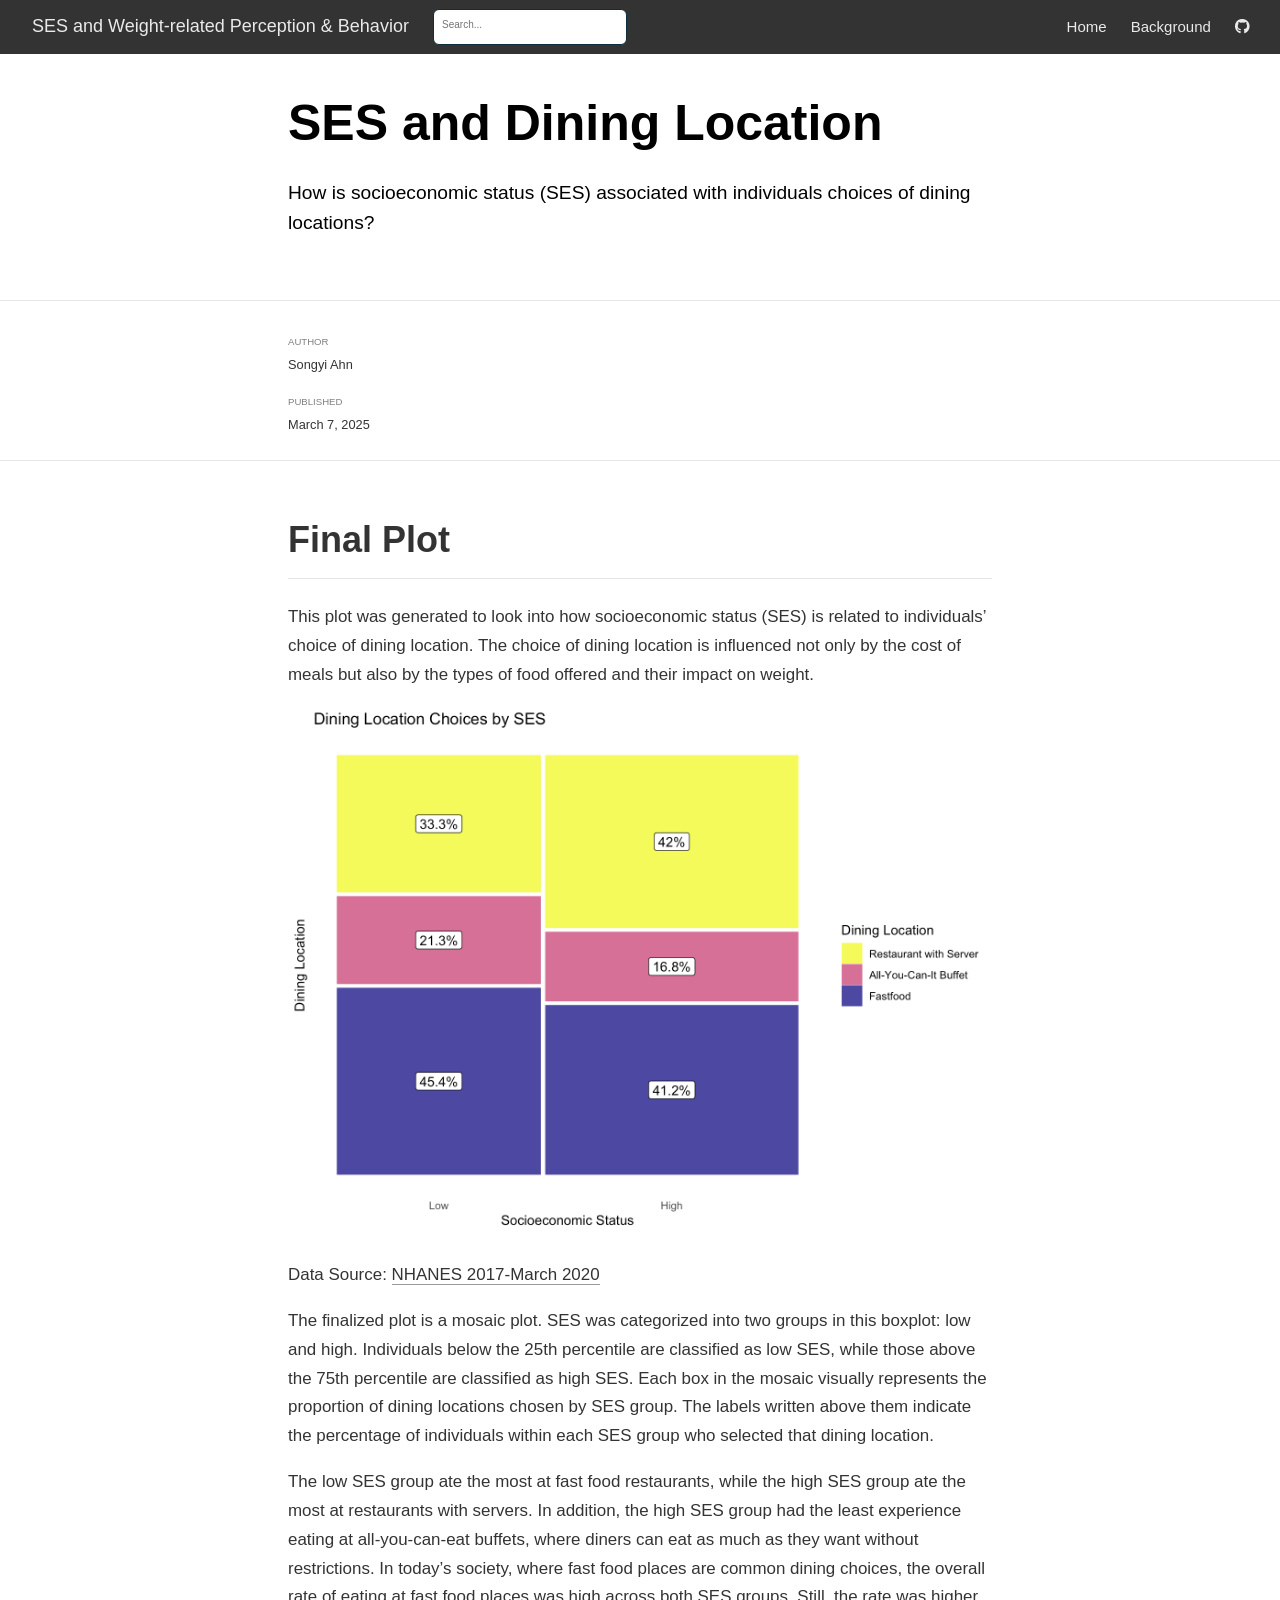
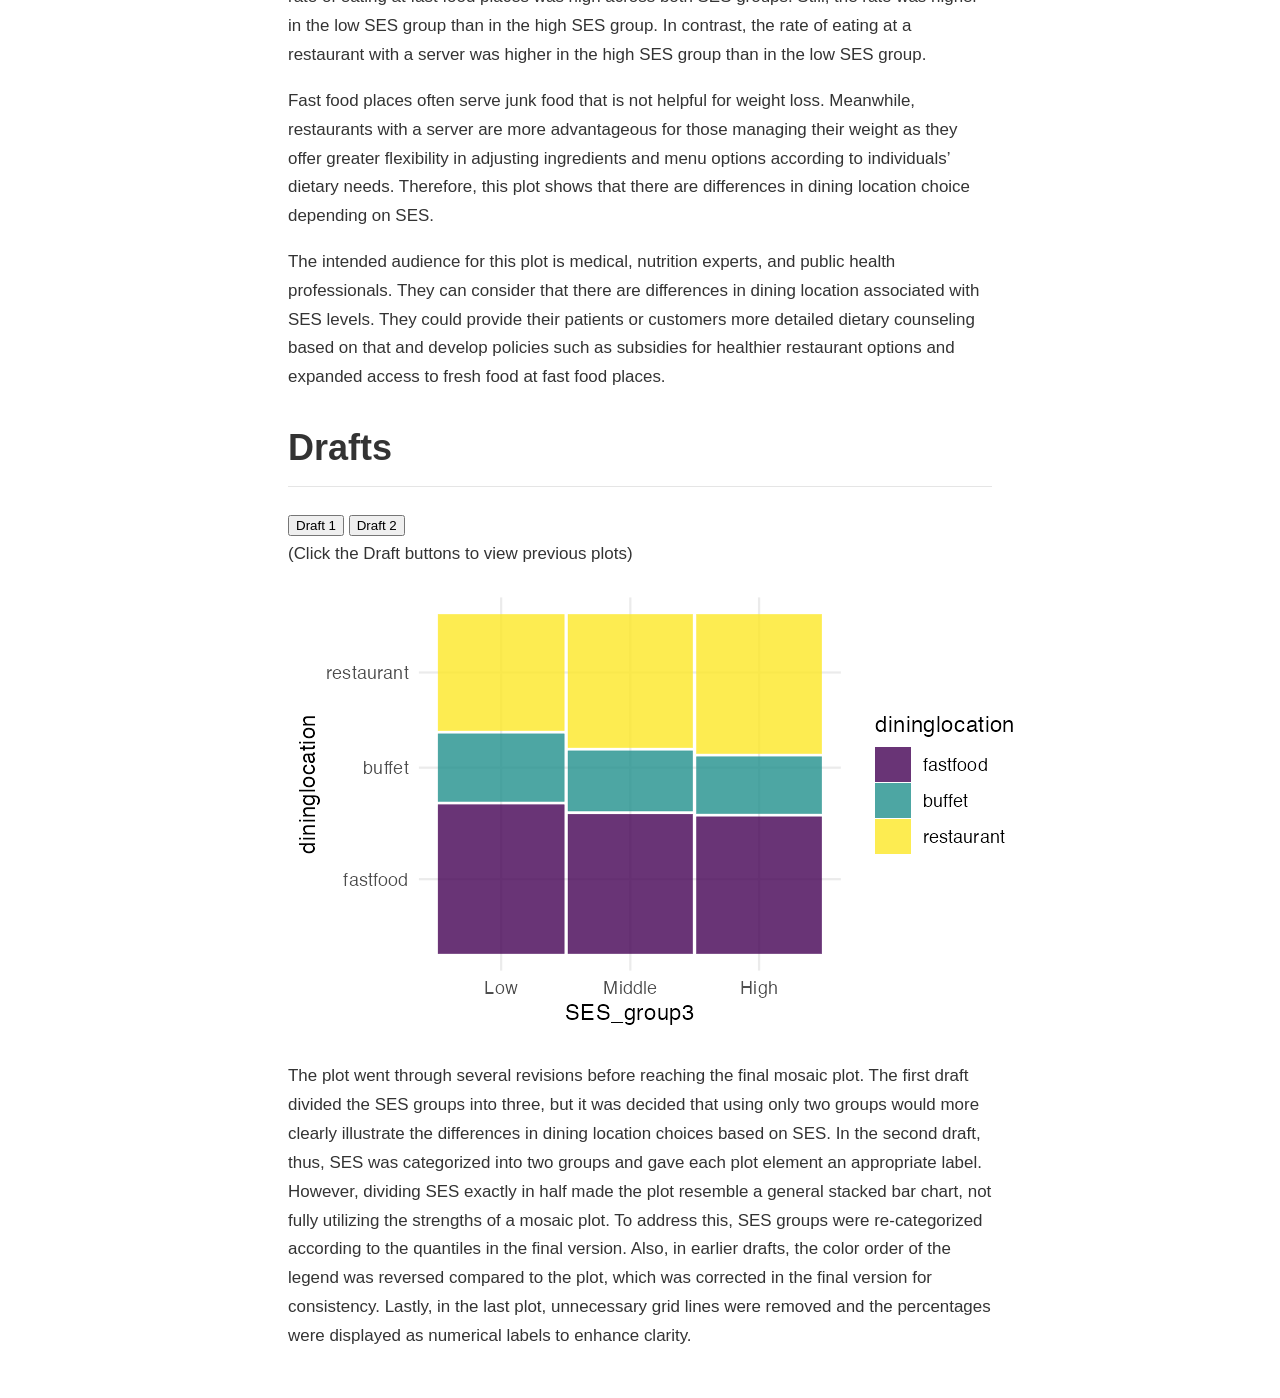
<file: docs/posts/2025-03-08-ses-and-dining-location/index.html>
<!DOCTYPE html>

<html xmlns="http://www.w3.org/1999/xhtml" lang="" xml:lang="">

<head>
  <meta charset="utf-8"/>
  <meta name="viewport" content="width=device-width, initial-scale=1"/>
  <meta http-equiv="X-UA-Compatible" content="IE=Edge,chrome=1"/>
  <meta name="generator" content="distill" />

  <style type="text/css">
  /* Hide doc at startup (prevent jankiness while JS renders/transforms) */
  body {
    visibility: hidden;
  }
  </style>

 <!--radix_placeholder_import_source-->
 <!--/radix_placeholder_import_source-->

<style type="text/css">code{white-space: pre;}</style>
<style type="text/css" data-origin="pandoc">
pre > code.sourceCode { white-space: pre; position: relative; }
pre > code.sourceCode > span { line-height: 1.25; }
pre > code.sourceCode > span:empty { height: 1.2em; }
.sourceCode { overflow: visible; }
code.sourceCode > span { color: inherit; text-decoration: inherit; }
div.sourceCode { margin: 1em 0; }
pre.sourceCode { margin: 0; }
@media screen {
div.sourceCode { overflow: auto; }
}
@media print {
pre > code.sourceCode { white-space: pre-wrap; }
pre > code.sourceCode > span { display: inline-block; text-indent: -5em; padding-left: 5em; }
}
pre.numberSource code
  { counter-reset: source-line 0; }
pre.numberSource code > span
  { position: relative; left: -4em; counter-increment: source-line; }
pre.numberSource code > span > a:first-child::before
  { content: counter(source-line);
    position: relative; left: -1em; text-align: right; vertical-align: baseline;
    border: none; display: inline-block;
    -webkit-touch-callout: none; -webkit-user-select: none;
    -khtml-user-select: none; -moz-user-select: none;
    -ms-user-select: none; user-select: none;
    padding: 0 4px; width: 4em;
    color: #aaaaaa;
  }
pre.numberSource { margin-left: 3em; border-left: 1px solid #aaaaaa;  padding-left: 4px; }
div.sourceCode
  { color: #00769e; background-color: #f1f3f5; }
@media screen {
pre > code.sourceCode > span > a:first-child::before { text-decoration: underline; }
}
code span { color: #00769e; } /* Normal */
code span.al { color: #ad0000; } /* Alert */
code span.an { color: #5e5e5e; } /* Annotation */
code span.at { color: #657422; } /* Attribute */
code span.bn { color: #ad0000; } /* BaseN */
code span.bu { } /* BuiltIn */
code span.cf { color: #00769e; } /* ControlFlow */
code span.ch { color: #20794d; } /* Char */
code span.cn { color: #8f5902; } /* Constant */
code span.co { color: #5e5e5e; } /* Comment */
code span.cv { color: #5e5e5e; font-style: italic; } /* CommentVar */
code span.do { color: #5e5e5e; font-style: italic; } /* Documentation */
code span.dt { color: #ad0000; } /* DataType */
code span.dv { color: #ad0000; } /* DecVal */
code span.er { color: #ad0000; } /* Error */
code span.ex { } /* Extension */
code span.fl { color: #ad0000; } /* Float */
code span.fu { color: #4758ab; } /* Function */
code span.im { } /* Import */
code span.in { color: #5e5e5e; } /* Information */
code span.kw { color: #00769e; } /* Keyword */
code span.op { color: #5e5e5e; } /* Operator */
code span.ot { color: #00769e; } /* Other */
code span.pp { color: #ad0000; } /* Preprocessor */
code span.sc { color: #5e5e5e; } /* SpecialChar */
code span.ss { color: #20794d; } /* SpecialString */
code span.st { color: #20794d; } /* String */
code span.va { color: #111111; } /* Variable */
code span.vs { color: #20794d; } /* VerbatimString */
code span.wa { color: #5e5e5e; font-style: italic; } /* Warning */
</style>


  <!--radix_placeholder_meta_tags-->
<title>SES and Weight-related Perception &amp; Behavior: SES and Dining Location</title>

<meta property="description" itemprop="description" content="How is socioeconomic status (SES) associated with individuals choices of dining locations?"/>


<!--  https://schema.org/Article -->
<meta property="article:published" itemprop="datePublished" content="2025-03-07"/>
<meta property="article:created" itemprop="dateCreated" content="2025-03-07"/>
<meta name="article:author" content="Songyi Ahn"/>

<!--  https://developers.facebook.com/docs/sharing/webmasters#markup -->
<meta property="og:title" content="SES and Weight-related Perception &amp; Behavior: SES and Dining Location"/>
<meta property="og:type" content="article"/>
<meta property="og:description" content="How is socioeconomic status (SES) associated with individuals choices of dining locations?"/>
<meta property="og:locale" content="en_US"/>
<meta property="og:site_name" content="SES and Weight-related Perception &amp; Behavior"/>

<!--  https://dev.twitter.com/cards/types/summary -->
<meta property="twitter:card" content="summary"/>
<meta property="twitter:title" content="SES and Weight-related Perception &amp; Behavior: SES and Dining Location"/>
<meta property="twitter:description" content="How is socioeconomic status (SES) associated with individuals choices of dining locations?"/>

<!--/radix_placeholder_meta_tags-->
  <!--radix_placeholder_rmarkdown_metadata-->

<script type="text/json" id="radix-rmarkdown-metadata">
{"type":"list","attributes":{"names":{"type":"character","attributes":{},"value":["title","description","author","date","output"]}},"value":[{"type":"character","attributes":{},"value":["SES and Dining Location"]},{"type":"character","attributes":{},"value":["How is socioeconomic status (SES) associated with individuals choices of dining locations?"]},{"type":"list","attributes":{},"value":[{"type":"list","attributes":{"names":{"type":"character","attributes":{},"value":["name"]}},"value":[{"type":"character","attributes":{},"value":["Songyi Ahn"]}]}]},{"type":"character","attributes":{},"value":["2025-03-07"]},{"type":"list","attributes":{"names":{"type":"character","attributes":{},"value":["distill::distill_article"]}},"value":[{"type":"list","attributes":{"names":{"type":"character","attributes":{},"value":["self_contained"]}},"value":[{"type":"logical","attributes":{},"value":[false]}]}]}]}
</script>
<!--/radix_placeholder_rmarkdown_metadata-->
  
  <script type="text/json" id="radix-resource-manifest">
  {"type":"character","attributes":{},"value":["plot41.png","plot42.png","plot43.png","ses-and-dining-location_files/anchor-4.2.2/anchor.min.js","ses-and-dining-location_files/bowser-1.9.3/bowser.min.js","ses-and-dining-location_files/distill-2.2.21/template.v2.js","ses-and-dining-location_files/figure-html5/unnamed-chunk-3-1.png","ses-and-dining-location_files/figure-html5/unnamed-chunk-4-1.png","ses-and-dining-location_files/figure-html5/unnamed-chunk-5-1.png","ses-and-dining-location_files/figure-html5/unnamed-chunk-5-2.png","ses-and-dining-location_files/figure-html5/unnamed-chunk-6-1.png","ses-and-dining-location_files/header-attrs-2.29/header-attrs.js","ses-and-dining-location_files/jquery-3.6.0/jquery-3.6.0.js","ses-and-dining-location_files/jquery-3.6.0/jquery-3.6.0.min.js","ses-and-dining-location_files/jquery-3.6.0/jquery-3.6.0.min.map","ses-and-dining-location_files/popper-2.6.0/popper.min.js","ses-and-dining-location_files/tippy-6.2.7/tippy-bundle.umd.min.js","ses-and-dining-location_files/tippy-6.2.7/tippy-light-border.css","ses-and-dining-location_files/tippy-6.2.7/tippy.css","ses-and-dining-location_files/tippy-6.2.7/tippy.umd.min.js","ses-and-dining-location_files/webcomponents-2.0.0/webcomponents.js"]}
  </script>
  <!--radix_placeholder_navigation_in_header-->
<meta name="distill:offset" content="../.."/>

<script type="application/javascript">

  window.headroom_prevent_pin = false;

  window.document.addEventListener("DOMContentLoaded", function (event) {

    // initialize headroom for banner
    var header = $('header').get(0);
    var headerHeight = header.offsetHeight;
    var headroom = new Headroom(header, {
      tolerance: 5,
      onPin : function() {
        if (window.headroom_prevent_pin) {
          window.headroom_prevent_pin = false;
          headroom.unpin();
        }
      }
    });
    headroom.init();
    if(window.location.hash)
      headroom.unpin();
    $(header).addClass('headroom--transition');

    // offset scroll location for banner on hash change
    // (see: https://github.com/WickyNilliams/headroom.js/issues/38)
    window.addEventListener("hashchange", function(event) {
      window.scrollTo(0, window.pageYOffset - (headerHeight + 25));
    });

    // responsive menu
    $('.distill-site-header').each(function(i, val) {
      var topnav = $(this);
      var toggle = topnav.find('.nav-toggle');
      toggle.on('click', function() {
        topnav.toggleClass('responsive');
      });
    });

    // nav dropdowns
    $('.nav-dropbtn').click(function(e) {
      $(this).next('.nav-dropdown-content').toggleClass('nav-dropdown-active');
      $(this).parent().siblings('.nav-dropdown')
         .children('.nav-dropdown-content').removeClass('nav-dropdown-active');
    });
    $("body").click(function(e){
      $('.nav-dropdown-content').removeClass('nav-dropdown-active');
    });
    $(".nav-dropdown").click(function(e){
      e.stopPropagation();
    });
  });
</script>

<style type="text/css">

/* Theme (user-documented overrideables for nav appearance) */

.distill-site-nav {
  color: rgba(255, 255, 255, 0.8);
  background-color: #0F2E3D;
  font-size: 15px;
  font-weight: 300;
}

.distill-site-nav a {
  color: inherit;
  text-decoration: none;
}

.distill-site-nav a:hover {
  color: white;
}

@media print {
  .distill-site-nav {
    display: none;
  }
}

.distill-site-header {

}

.distill-site-footer {

}


/* Site Header */

.distill-site-header {
  width: 100%;
  box-sizing: border-box;
  z-index: 3;
}

.distill-site-header .nav-left {
  display: inline-block;
  margin-left: 8px;
}

@media screen and (max-width: 768px) {
  .distill-site-header .nav-left {
    margin-left: 0;
  }
}


.distill-site-header .nav-right {
  float: right;
  margin-right: 8px;
}

.distill-site-header a,
.distill-site-header .title {
  display: inline-block;
  text-align: center;
  padding: 14px 10px 14px 10px;
}

.distill-site-header .title {
  font-size: 18px;
  min-width: 150px;
}

.distill-site-header .logo {
  padding: 0;
}

.distill-site-header .logo img {
  display: none;
  max-height: 20px;
  width: auto;
  margin-bottom: -4px;
}

.distill-site-header .nav-image img {
  max-height: 18px;
  width: auto;
  display: inline-block;
  margin-bottom: -3px;
}



@media screen and (min-width: 1000px) {
  .distill-site-header .logo img {
    display: inline-block;
  }
  .distill-site-header .nav-left {
    margin-left: 20px;
  }
  .distill-site-header .nav-right {
    margin-right: 20px;
  }
  .distill-site-header .title {
    padding-left: 12px;
  }
}


.distill-site-header .nav-toggle {
  display: none;
}

.nav-dropdown {
  display: inline-block;
  position: relative;
}

.nav-dropdown .nav-dropbtn {
  border: none;
  outline: none;
  color: rgba(255, 255, 255, 0.8);
  padding: 16px 10px;
  background-color: transparent;
  font-family: inherit;
  font-size: inherit;
  font-weight: inherit;
  margin: 0;
  margin-top: 1px;
  z-index: 2;
}

.nav-dropdown-content {
  display: none;
  position: absolute;
  background-color: white;
  min-width: 200px;
  border: 1px solid rgba(0,0,0,0.15);
  border-radius: 4px;
  box-shadow: 0px 8px 16px 0px rgba(0,0,0,0.1);
  z-index: 1;
  margin-top: 2px;
  white-space: nowrap;
  padding-top: 4px;
  padding-bottom: 4px;
}

.nav-dropdown-content hr {
  margin-top: 4px;
  margin-bottom: 4px;
  border: none;
  border-bottom: 1px solid rgba(0, 0, 0, 0.1);
}

.nav-dropdown-active {
  display: block;
}

.nav-dropdown-content a, .nav-dropdown-content .nav-dropdown-header {
  color: black;
  padding: 6px 24px;
  text-decoration: none;
  display: block;
  text-align: left;
}

.nav-dropdown-content .nav-dropdown-header {
  display: block;
  padding: 5px 24px;
  padding-bottom: 0;
  text-transform: uppercase;
  font-size: 14px;
  color: #999999;
  white-space: nowrap;
}

.nav-dropdown:hover .nav-dropbtn {
  color: white;
}

.nav-dropdown-content a:hover {
  background-color: #ddd;
  color: black;
}

.nav-right .nav-dropdown-content {
  margin-left: -45%;
  right: 0;
}

@media screen and (max-width: 768px) {
  .distill-site-header a, .distill-site-header .nav-dropdown  {display: none;}
  .distill-site-header a.nav-toggle {
    float: right;
    display: block;
  }
  .distill-site-header .title {
    margin-left: 0;
  }
  .distill-site-header .nav-right {
    margin-right: 0;
  }
  .distill-site-header {
    overflow: hidden;
  }
  .nav-right .nav-dropdown-content {
    margin-left: 0;
  }
}


@media screen and (max-width: 768px) {
  .distill-site-header.responsive {position: relative; min-height: 500px; }
  .distill-site-header.responsive a.nav-toggle {
    position: absolute;
    right: 0;
    top: 0;
  }
  .distill-site-header.responsive a,
  .distill-site-header.responsive .nav-dropdown {
    display: block;
    text-align: left;
  }
  .distill-site-header.responsive .nav-left,
  .distill-site-header.responsive .nav-right {
    width: 100%;
  }
  .distill-site-header.responsive .nav-dropdown {float: none;}
  .distill-site-header.responsive .nav-dropdown-content {position: relative;}
  .distill-site-header.responsive .nav-dropdown .nav-dropbtn {
    display: block;
    width: 100%;
    text-align: left;
  }
}

/* Site Footer */

.distill-site-footer {
  width: 100%;
  overflow: hidden;
  box-sizing: border-box;
  z-index: 3;
  margin-top: 30px;
  padding-top: 30px;
  padding-bottom: 30px;
  text-align: center;
}

/* Headroom */

d-title {
  padding-top: 6rem;
}

@media print {
  d-title {
    padding-top: 4rem;
  }
}

.headroom {
  z-index: 1000;
  position: fixed;
  top: 0;
  left: 0;
  right: 0;
}

.headroom--transition {
  transition: all .4s ease-in-out;
}

.headroom--unpinned {
  top: -100px;
}

.headroom--pinned {
  top: 0;
}

/* adjust viewport for navbar height */
/* helps vertically center bootstrap (non-distill) content */
.min-vh-100 {
  min-height: calc(100vh - 100px) !important;
}

</style>

<script src="../../site_libs/jquery-3.6.0/jquery-3.6.0.min.js"></script>
<link href="../../site_libs/font-awesome-6.5.2/css/all.min.css" rel="stylesheet"/>
<link href="../../site_libs/font-awesome-6.5.2/css/v4-shims.min.css" rel="stylesheet"/>
<script src="../../site_libs/headroom-0.9.4/headroom.min.js"></script>
<script src="../../site_libs/autocomplete-0.37.1/autocomplete.min.js"></script>
<script src="../../site_libs/fuse-6.4.1/fuse.min.js"></script>

<script type="application/javascript">

function getMeta(metaName) {
  var metas = document.getElementsByTagName('meta');
  for (let i = 0; i < metas.length; i++) {
    if (metas[i].getAttribute('name') === metaName) {
      return metas[i].getAttribute('content');
    }
  }
  return '';
}

function offsetURL(url) {
  var offset = getMeta('distill:offset');
  return offset ? offset + '/' + url : url;
}

function createFuseIndex() {

  // create fuse index
  var options = {
    keys: [
      { name: 'title', weight: 20 },
      { name: 'categories', weight: 15 },
      { name: 'description', weight: 10 },
      { name: 'contents', weight: 5 },
    ],
    ignoreLocation: true,
    threshold: 0
  };
  var fuse = new window.Fuse([], options);

  // fetch the main search.json
  return fetch(offsetURL('search.json'))
    .then(function(response) {
      if (response.status == 200) {
        return response.json().then(function(json) {
          // index main articles
          json.articles.forEach(function(article) {
            fuse.add(article);
          });
          // download collections and index their articles
          return Promise.all(json.collections.map(function(collection) {
            return fetch(offsetURL(collection)).then(function(response) {
              if (response.status === 200) {
                return response.json().then(function(articles) {
                  articles.forEach(function(article) {
                    fuse.add(article);
                  });
                })
              } else {
                return Promise.reject(
                  new Error('Unexpected status from search index request: ' +
                            response.status)
                );
              }
            });
          })).then(function() {
            return fuse;
          });
        });

      } else {
        return Promise.reject(
          new Error('Unexpected status from search index request: ' +
                      response.status)
        );
      }
    });
}

window.document.addEventListener("DOMContentLoaded", function (event) {

  // get search element (bail if we don't have one)
  var searchEl = window.document.getElementById('distill-search');
  if (!searchEl)
    return;

  createFuseIndex()
    .then(function(fuse) {

      // make search box visible
      searchEl.classList.remove('hidden');

      // initialize autocomplete
      var options = {
        autoselect: true,
        hint: false,
        minLength: 2,
      };
      window.autocomplete(searchEl, options, [{
        source: function(query, callback) {
          const searchOptions = {
            isCaseSensitive: false,
            shouldSort: true,
            minMatchCharLength: 2,
            limit: 10,
          };
          var results = fuse.search(query, searchOptions);
          callback(results
            .map(function(result) { return result.item; })
          );
        },
        templates: {
          suggestion: function(suggestion) {
            var img = suggestion.preview && Object.keys(suggestion.preview).length > 0
              ? `<img src="${offsetURL(suggestion.preview)}"</img>`
              : '';
            var html = `
              <div class="search-item">
                <h3>${suggestion.title}</h3>
                <div class="search-item-description">
                  ${suggestion.description || ''}
                </div>
                <div class="search-item-preview">
                  ${img}
                </div>
              </div>
            `;
            return html;
          }
        }
      }]).on('autocomplete:selected', function(event, suggestion) {
        window.location.href = offsetURL(suggestion.path);
      });
      // remove inline display style on autocompleter (we want to
      // manage responsive display via css)
      $('.algolia-autocomplete').css("display", "");
    })
    .catch(function(error) {
      console.log(error);
    });

});

</script>

<style type="text/css">

.nav-search {
  font-size: x-small;
}

/* Algolioa Autocomplete */

.algolia-autocomplete {
  display: inline-block;
  margin-left: 10px;
  vertical-align: sub;
  background-color: white;
  color: black;
  padding: 6px;
  padding-top: 8px;
  padding-bottom: 0;
  border-radius: 6px;
  border: 1px #0F2E3D solid;
  width: 180px;
}


@media screen and (max-width: 768px) {
  .distill-site-nav .algolia-autocomplete {
    display: none;
    visibility: hidden;
  }
  .distill-site-nav.responsive .algolia-autocomplete {
    display: inline-block;
    visibility: visible;
  }
  .distill-site-nav.responsive .algolia-autocomplete .aa-dropdown-menu {
    margin-left: 0;
    width: 400px;
    max-height: 400px;
  }
}

.algolia-autocomplete .aa-input, .algolia-autocomplete .aa-hint {
  width: 90%;
  outline: none;
  border: none;
}

.algolia-autocomplete .aa-hint {
  color: #999;
}
.algolia-autocomplete .aa-dropdown-menu {
  width: 550px;
  max-height: 70vh;
  overflow-x: visible;
  overflow-y: scroll;
  padding: 5px;
  margin-top: 3px;
  margin-left: -150px;
  background-color: #fff;
  border-radius: 5px;
  border: 1px solid #999;
  border-top: none;
}

.algolia-autocomplete .aa-dropdown-menu .aa-suggestion {
  cursor: pointer;
  padding: 5px 4px;
  border-bottom: 1px solid #eee;
}

.algolia-autocomplete .aa-dropdown-menu .aa-suggestion:last-of-type {
  border-bottom: none;
  margin-bottom: 2px;
}

.algolia-autocomplete .aa-dropdown-menu .aa-suggestion .search-item {
  overflow: hidden;
  font-size: 0.8em;
  line-height: 1.4em;
}

.algolia-autocomplete .aa-dropdown-menu .aa-suggestion .search-item h3 {
  font-size: 1rem;
  margin-block-start: 0;
  margin-block-end: 5px;
}

.algolia-autocomplete .aa-dropdown-menu .aa-suggestion .search-item-description {
  display: inline-block;
  overflow: hidden;
  height: 2.8em;
  width: 80%;
  margin-right: 4%;
}

.algolia-autocomplete .aa-dropdown-menu .aa-suggestion .search-item-preview {
  display: inline-block;
  width: 15%;
}

.algolia-autocomplete .aa-dropdown-menu .aa-suggestion .search-item-preview img {
  height: 3em;
  width: auto;
  display: none;
}

.algolia-autocomplete .aa-dropdown-menu .aa-suggestion .search-item-preview img[src] {
  display: initial;
}

.algolia-autocomplete .aa-dropdown-menu .aa-suggestion.aa-cursor {
  background-color: #eee;
}
.algolia-autocomplete .aa-dropdown-menu .aa-suggestion em {
  font-weight: bold;
  font-style: normal;
}

</style>


<!--/radix_placeholder_navigation_in_header-->
  <!--radix_placeholder_distill-->

<style type="text/css">

body {
  background-color: white;
}

.pandoc-table {
  width: 100%;
}

.pandoc-table>caption {
  margin-bottom: 10px;
}

.pandoc-table th:not([align]) {
  text-align: left;
}

.pagedtable-footer {
  font-size: 15px;
}

d-byline .byline {
  grid-template-columns: 2fr 2fr;
}

d-byline .byline h3 {
  margin-block-start: 1.5em;
}

d-byline .byline .authors-affiliations h3 {
  margin-block-start: 0.5em;
}

.authors-affiliations .orcid-id {
  width: 16px;
  height:16px;
  margin-left: 4px;
  margin-right: 4px;
  vertical-align: middle;
  padding-bottom: 2px;
}

d-title .dt-tags {
  margin-top: 1em;
  grid-column: text;
}

.dt-tags .dt-tag {
  text-decoration: none;
  display: inline-block;
  color: rgba(0,0,0,0.6);
  padding: 0em 0.4em;
  margin-right: 0.5em;
  margin-bottom: 0.4em;
  font-size: 70%;
  border: 1px solid rgba(0,0,0,0.2);
  border-radius: 3px;
  text-transform: uppercase;
  font-weight: 500;
}

d-article table.gt_table td,
d-article table.gt_table th {
  border-bottom: none;
  font-size: 100%;
}

.html-widget {
  margin-bottom: 2.0em;
}

.l-screen-inset {
  padding-right: 16px;
}

.l-screen .caption {
  margin-left: 10px;
}

.shaded {
  background: rgb(247, 247, 247);
  padding-top: 20px;
  padding-bottom: 20px;
  border-top: 1px solid rgba(0, 0, 0, 0.1);
  border-bottom: 1px solid rgba(0, 0, 0, 0.1);
}

.shaded .html-widget {
  margin-bottom: 0;
  border: 1px solid rgba(0, 0, 0, 0.1);
}

.shaded .shaded-content {
  background: white;
}

.text-output {
  margin-top: 0;
  line-height: 1.5em;
}

.hidden {
  display: none !important;
}

hr.section-separator {
  border: none;
  border-top: 1px solid rgba(0, 0, 0, 0.1);
  margin: 0px;
}


d-byline {
  border-top: none;
}

d-article {
  padding-top: 2.5rem;
  padding-bottom: 30px;
  border-top: none;
}

d-appendix {
  padding-top: 30px;
}

d-article>p>img {
  width: 100%;
}

d-article h2 {
  margin: 1rem 0 1.5rem 0;
}

d-article h3 {
  margin-top: 1.5rem;
}

d-article iframe {
  border: 1px solid rgba(0, 0, 0, 0.1);
  margin-bottom: 2.0em;
  width: 100%;
}

/* Tweak code blocks */

d-article div.sourceCode code,
d-article pre code {
  font-family: Consolas, Monaco, 'Andale Mono', 'Ubuntu Mono', monospace;
}

d-article pre,
d-article div.sourceCode,
d-article div.sourceCode pre {
  overflow: auto;
}

d-article div.sourceCode {
  background-color: white;
}

d-article div.sourceCode pre {
  padding-left: 10px;
  font-size: 12px;
  border-left: 2px solid rgba(0,0,0,0.1);
}

d-article pre {
  font-size: 12px;
  color: black;
  background: none;
  margin-top: 0;
  text-align: left;
  white-space: pre;
  word-spacing: normal;
  word-break: normal;
  word-wrap: normal;
  line-height: 1.5;

  -moz-tab-size: 4;
  -o-tab-size: 4;
  tab-size: 4;

  -webkit-hyphens: none;
  -moz-hyphens: none;
  -ms-hyphens: none;
  hyphens: none;
}

d-article pre a {
  border-bottom: none;
}

d-article pre a:hover {
  border-bottom: none;
  text-decoration: underline;
}

d-article details {
  grid-column: text;
  margin-bottom: 0.8em;
}

@media(min-width: 768px) {

d-article pre,
d-article div.sourceCode,
d-article div.sourceCode pre {
  overflow: visible !important;
}

d-article div.sourceCode pre {
  padding-left: 18px;
  font-size: 14px;
}

/* tweak for Pandoc numbered line within distill */
d-article pre.numberSource code > span {
    left: -2em;
}

d-article pre {
  font-size: 14px;
}

}

figure img.external {
  background: white;
  border: 1px solid rgba(0, 0, 0, 0.1);
  box-shadow: 0 1px 8px rgba(0, 0, 0, 0.1);
  padding: 18px;
  box-sizing: border-box;
}

/* CSS for d-contents */

.d-contents {
  grid-column: text;
  color: rgba(0,0,0,0.8);
  font-size: 0.9em;
  padding-bottom: 1em;
  margin-bottom: 1em;
  padding-bottom: 0.5em;
  margin-bottom: 1em;
  padding-left: 0.25em;
  justify-self: start;
}

@media(min-width: 1000px) {
  .d-contents.d-contents-float {
    height: 0;
    grid-column-start: 1;
    grid-column-end: 4;
    justify-self: center;
    padding-right: 3em;
    padding-left: 2em;
  }
}

.d-contents nav h3 {
  font-size: 18px;
  margin-top: 0;
  margin-bottom: 1em;
}

.d-contents li {
  list-style-type: none
}

.d-contents nav > ul {
  padding-left: 0;
}

.d-contents ul {
  padding-left: 1em
}

.d-contents nav ul li {
  margin-top: 0.6em;
  margin-bottom: 0.2em;
}

.d-contents nav a {
  font-size: 13px;
  border-bottom: none;
  text-decoration: none
  color: rgba(0, 0, 0, 0.8);
}

.d-contents nav a:hover {
  text-decoration: underline solid rgba(0, 0, 0, 0.6)
}

.d-contents nav > ul > li > a {
  font-weight: 600;
}

.d-contents nav > ul > li > ul {
  font-weight: inherit;
}

.d-contents nav > ul > li > ul > li {
  margin-top: 0.2em;
}


.d-contents nav ul {
  margin-top: 0;
  margin-bottom: 0.25em;
}

.d-article-with-toc h2:nth-child(2) {
  margin-top: 0;
}


/* Figure */

.figure {
  position: relative;
  margin-bottom: 2.5em;
  margin-top: 1.5em;
}

.figure .caption {
  color: rgba(0, 0, 0, 0.6);
  font-size: 12px;
  line-height: 1.5em;
}

.figure img.external {
  background: white;
  border: 1px solid rgba(0, 0, 0, 0.1);
  box-shadow: 0 1px 8px rgba(0, 0, 0, 0.1);
  padding: 18px;
  box-sizing: border-box;
}

.figure .caption a {
  color: rgba(0, 0, 0, 0.6);
}

.figure .caption b,
.figure .caption strong, {
  font-weight: 600;
  color: rgba(0, 0, 0, 1.0);
}

/* Citations */

d-article .citation {
  color: inherit;
  cursor: inherit;
}

div.hanging-indent{
  margin-left: 1em; text-indent: -1em;
}

/* Citation hover box */

.tippy-box[data-theme~=light-border] {
  background-color: rgba(250, 250, 250, 0.95);
}

.tippy-content > p {
  margin-bottom: 0;
  padding: 2px;
}


/* Tweak 1000px media break to show more text */

@media(min-width: 1000px) {
  .base-grid,
  distill-header,
  d-title,
  d-abstract,
  d-article,
  d-appendix,
  distill-appendix,
  d-byline,
  d-footnote-list,
  d-citation-list,
  distill-footer {
    grid-template-columns: [screen-start] 1fr [page-start kicker-start] 80px [middle-start] 50px [text-start kicker-end] 65px 65px 65px 65px 65px 65px 65px 65px [text-end gutter-start] 65px [middle-end] 65px [page-end gutter-end] 1fr [screen-end];
    grid-column-gap: 16px;
  }

  .grid {
    grid-column-gap: 16px;
  }

  d-article {
    font-size: 1.06rem;
    line-height: 1.7em;
  }
  figure .caption, .figure .caption, figure figcaption {
    font-size: 13px;
  }
}

@media(min-width: 1180px) {
  .base-grid,
  distill-header,
  d-title,
  d-abstract,
  d-article,
  d-appendix,
  distill-appendix,
  d-byline,
  d-footnote-list,
  d-citation-list,
  distill-footer {
    grid-template-columns: [screen-start] 1fr [page-start kicker-start] 60px [middle-start] 60px [text-start kicker-end] 60px 60px 60px 60px 60px 60px 60px 60px [text-end gutter-start] 60px [middle-end] 60px [page-end gutter-end] 1fr [screen-end];
    grid-column-gap: 32px;
  }

  .grid {
    grid-column-gap: 32px;
  }
}


/* Get the citation styles for the appendix (not auto-injected on render since
   we do our own rendering of the citation appendix) */

d-appendix .citation-appendix,
.d-appendix .citation-appendix {
  font-size: 11px;
  line-height: 15px;
  border-left: 1px solid rgba(0, 0, 0, 0.1);
  padding-left: 18px;
  border: 1px solid rgba(0,0,0,0.1);
  background: rgba(0, 0, 0, 0.02);
  padding: 10px 18px;
  border-radius: 3px;
  color: rgba(150, 150, 150, 1);
  overflow: hidden;
  margin-top: -12px;
  white-space: pre-wrap;
  word-wrap: break-word;
}

/* Include appendix styles here so they can be overridden */

d-appendix {
  contain: layout style;
  font-size: 0.8em;
  line-height: 1.7em;
  margin-top: 60px;
  margin-bottom: 0;
  border-top: 1px solid rgba(0, 0, 0, 0.1);
  color: rgba(0,0,0,0.5);
  padding-top: 60px;
  padding-bottom: 48px;
}

d-appendix h3 {
  grid-column: page-start / text-start;
  font-size: 15px;
  font-weight: 500;
  margin-top: 1em;
  margin-bottom: 0;
  color: rgba(0,0,0,0.65);
}

d-appendix h3 + * {
  margin-top: 1em;
}

d-appendix ol {
  padding: 0 0 0 15px;
}

@media (min-width: 768px) {
  d-appendix ol {
    padding: 0 0 0 30px;
    margin-left: -30px;
  }
}

d-appendix li {
  margin-bottom: 1em;
}

d-appendix a {
  color: rgba(0, 0, 0, 0.6);
}

d-appendix > * {
  grid-column: text;
}

d-appendix > d-footnote-list,
d-appendix > d-citation-list,
d-appendix > distill-appendix {
  grid-column: screen;
}

/* Include footnote styles here so they can be overridden */

d-footnote-list {
  contain: layout style;
}

d-footnote-list > * {
  grid-column: text;
}

d-footnote-list a.footnote-backlink {
  color: rgba(0,0,0,0.3);
  padding-left: 0.5em;
}



/* Anchor.js */

.anchorjs-link {
  /*transition: all .25s linear; */
  text-decoration: none;
  border-bottom: none;
}
*:hover > .anchorjs-link {
  margin-left: -1.125em !important;
  text-decoration: none;
  border-bottom: none;
}

/* Social footer */

.social_footer {
  margin-top: 30px;
  margin-bottom: 0;
  color: rgba(0,0,0,0.67);
}

.disqus-comments {
  margin-right: 30px;
}

.disqus-comment-count {
  border-bottom: 1px solid rgba(0, 0, 0, 0.4);
  cursor: pointer;
}

#disqus_thread {
  margin-top: 30px;
}

.article-sharing a {
  border-bottom: none;
  margin-right: 8px;
}

.article-sharing a:hover {
  border-bottom: none;
}

.sidebar-section.subscribe {
  font-size: 12px;
  line-height: 1.6em;
}

.subscribe p {
  margin-bottom: 0.5em;
}


.article-footer .subscribe {
  font-size: 15px;
  margin-top: 45px;
}


.sidebar-section.custom {
  font-size: 12px;
  line-height: 1.6em;
}

.custom p {
  margin-bottom: 0.5em;
}

/* Styles for listing layout (hide title) */
.layout-listing d-title, .layout-listing .d-title {
  display: none;
}

/* Styles for posts lists (not auto-injected) */


.posts-with-sidebar {
  padding-left: 45px;
  padding-right: 45px;
}

.posts-list .description h2,
.posts-list .description p {
  font-family: -apple-system, BlinkMacSystemFont, "Segoe UI", Roboto, Oxygen, Ubuntu, Cantarell, "Fira Sans", "Droid Sans", "Helvetica Neue", Arial, sans-serif;
}

.posts-list .description h2 {
  font-weight: 700;
  border-bottom: none;
  padding-bottom: 0;
}

.posts-list h2.post-tag {
  border-bottom: 1px solid rgba(0, 0, 0, 0.2);
  padding-bottom: 12px;
}
.posts-list {
  margin-top: 60px;
  margin-bottom: 24px;
}

.posts-list .post-preview {
  text-decoration: none;
  overflow: hidden;
  display: block;
  border-bottom: 1px solid rgba(0, 0, 0, 0.1);
  padding: 24px 0;
}

.post-preview-last {
  border-bottom: none !important;
}

.posts-list .posts-list-caption {
  grid-column: screen;
  font-weight: 400;
}

.posts-list .post-preview h2 {
  margin: 0 0 6px 0;
  line-height: 1.2em;
  font-style: normal;
  font-size: 24px;
}

.posts-list .post-preview p {
  margin: 0 0 12px 0;
  line-height: 1.4em;
  font-size: 16px;
}

.posts-list .post-preview .thumbnail {
  box-sizing: border-box;
  margin-bottom: 24px;
  position: relative;
  max-width: 500px;
}
.posts-list .post-preview img {
  width: 100%;
  display: block;
}

.posts-list .metadata {
  font-size: 12px;
  line-height: 1.4em;
  margin-bottom: 18px;
}

.posts-list .metadata > * {
  display: inline-block;
}

.posts-list .metadata .publishedDate {
  margin-right: 2em;
}

.posts-list .metadata .dt-authors {
  display: block;
  margin-top: 0.3em;
  margin-right: 2em;
}

.posts-list .dt-tags {
  display: block;
  line-height: 1em;
}

.posts-list .dt-tags .dt-tag {
  display: inline-block;
  color: rgba(0,0,0,0.6);
  padding: 0.3em 0.4em;
  margin-right: 0.2em;
  margin-bottom: 0.4em;
  font-size: 60%;
  border: 1px solid rgba(0,0,0,0.2);
  border-radius: 3px;
  text-transform: uppercase;
  font-weight: 500;
}

.posts-list img {
  opacity: 1;
}

.posts-list img[data-src] {
  opacity: 0;
}

.posts-more {
  clear: both;
}


.posts-sidebar {
  font-size: 16px;
}

.posts-sidebar h3 {
  font-size: 16px;
  margin-top: 0;
  margin-bottom: 0.5em;
  font-weight: 400;
  text-transform: uppercase;
}

.sidebar-section {
  margin-bottom: 30px;
}

.categories ul {
  list-style-type: none;
  margin: 0;
  padding: 0;
}

.categories li {
  color: rgba(0, 0, 0, 0.8);
  margin-bottom: 0;
}

.categories li>a {
  border-bottom: none;
}

.categories li>a:hover {
  border-bottom: 1px solid rgba(0, 0, 0, 0.4);
}

.categories .active {
  font-weight: 600;
}

.categories .category-count {
  color: rgba(0, 0, 0, 0.4);
}


@media(min-width: 768px) {
  .posts-list .post-preview h2 {
    font-size: 26px;
  }
  .posts-list .post-preview .thumbnail {
    float: right;
    width: 30%;
    margin-bottom: 0;
  }
  .posts-list .post-preview .description {
    float: left;
    width: 45%;
  }
  .posts-list .post-preview .metadata {
    float: left;
    width: 20%;
    margin-top: 8px;
  }
  .posts-list .post-preview p {
    margin: 0 0 12px 0;
    line-height: 1.5em;
    font-size: 16px;
  }
  .posts-with-sidebar .posts-list {
    float: left;
    width: 75%;
  }
  .posts-with-sidebar .posts-sidebar {
    float: right;
    width: 20%;
    margin-top: 60px;
    padding-top: 24px;
    padding-bottom: 24px;
  }
}


/* Improve display for browsers without grid (IE/Edge <= 15) */

.downlevel {
  line-height: 1.6em;
  font-family: -apple-system, BlinkMacSystemFont, "Segoe UI", Roboto, Oxygen, Ubuntu, Cantarell, "Fira Sans", "Droid Sans", "Helvetica Neue", Arial, sans-serif;
  margin: 0;
}

.downlevel .d-title {
  padding-top: 6rem;
  padding-bottom: 1.5rem;
}

.downlevel .d-title h1 {
  font-size: 50px;
  font-weight: 700;
  line-height: 1.1em;
  margin: 0 0 0.5rem;
}

.downlevel .d-title p {
  font-weight: 300;
  font-size: 1.2rem;
  line-height: 1.55em;
  margin-top: 0;
}

.downlevel .d-byline {
  padding-top: 0.8em;
  padding-bottom: 0.8em;
  font-size: 0.8rem;
  line-height: 1.8em;
}

.downlevel .section-separator {
  border: none;
  border-top: 1px solid rgba(0, 0, 0, 0.1);
}

.downlevel .d-article {
  font-size: 1.06rem;
  line-height: 1.7em;
  padding-top: 1rem;
  padding-bottom: 2rem;
}


.downlevel .d-appendix {
  padding-left: 0;
  padding-right: 0;
  max-width: none;
  font-size: 0.8em;
  line-height: 1.7em;
  margin-bottom: 0;
  color: rgba(0,0,0,0.5);
  padding-top: 40px;
  padding-bottom: 48px;
}

.downlevel .footnotes ol {
  padding-left: 13px;
}

.downlevel .base-grid,
.downlevel .distill-header,
.downlevel .d-title,
.downlevel .d-abstract,
.downlevel .d-article,
.downlevel .d-appendix,
.downlevel .distill-appendix,
.downlevel .d-byline,
.downlevel .d-footnote-list,
.downlevel .d-citation-list,
.downlevel .distill-footer,
.downlevel .appendix-bottom,
.downlevel .posts-container {
  padding-left: 40px;
  padding-right: 40px;
}

@media(min-width: 768px) {
  .downlevel .base-grid,
  .downlevel .distill-header,
  .downlevel .d-title,
  .downlevel .d-abstract,
  .downlevel .d-article,
  .downlevel .d-appendix,
  .downlevel .distill-appendix,
  .downlevel .d-byline,
  .downlevel .d-footnote-list,
  .downlevel .d-citation-list,
  .downlevel .distill-footer,
  .downlevel .appendix-bottom,
  .downlevel .posts-container {
  padding-left: 150px;
  padding-right: 150px;
  max-width: 900px;
}
}

.downlevel pre code {
  display: block;
  border-left: 2px solid rgba(0, 0, 0, .1);
  padding: 0 0 0 20px;
  font-size: 14px;
}

.downlevel code, .downlevel pre {
  color: black;
  background: none;
  font-family: Consolas, Monaco, 'Andale Mono', 'Ubuntu Mono', monospace;
  text-align: left;
  white-space: pre;
  word-spacing: normal;
  word-break: normal;
  word-wrap: normal;
  line-height: 1.5;

  -moz-tab-size: 4;
  -o-tab-size: 4;
  tab-size: 4;

  -webkit-hyphens: none;
  -moz-hyphens: none;
  -ms-hyphens: none;
  hyphens: none;
}

.downlevel .posts-list .post-preview {
  color: inherit;
}



</style>

<script type="application/javascript">

function is_downlevel_browser() {
  if (bowser.isUnsupportedBrowser({ msie: "12", msedge: "16"},
                                 window.navigator.userAgent)) {
    return true;
  } else {
    return window.load_distill_framework === undefined;
  }
}

// show body when load is complete
function on_load_complete() {

  // add anchors
  if (window.anchors) {
    window.anchors.options.placement = 'left';
    window.anchors.add('d-article > h2, d-article > h3, d-article > h4, d-article > h5');
  }


  // set body to visible
  document.body.style.visibility = 'visible';

  // force redraw for leaflet widgets
  if (window.HTMLWidgets) {
    var maps = window.HTMLWidgets.findAll(".leaflet");
    $.each(maps, function(i, el) {
      var map = this.getMap();
      map.invalidateSize();
      map.eachLayer(function(layer) {
        if (layer instanceof L.TileLayer)
          layer.redraw();
      });
    });
  }

  // trigger 'shown' so htmlwidgets resize
  $('d-article').trigger('shown');
}

function init_distill() {

  init_common();

  // create front matter
  var front_matter = $('<d-front-matter></d-front-matter>');
  $('#distill-front-matter').wrap(front_matter);

  // create d-title
  $('.d-title').changeElementType('d-title');

  // separator
  var separator = '<hr class="section-separator" style="clear: both"/>';
  // prepend separator above appendix
  $('.d-byline').before(separator);
  $('.d-article').before(separator);

  // create d-byline
  var byline = $('<d-byline></d-byline>');
  $('.d-byline').replaceWith(byline);

  // create d-article
  var article = $('<d-article></d-article>');
  $('.d-article').wrap(article).children().unwrap();

  // move posts container into article
  $('.posts-container').appendTo($('d-article'));

  // create d-appendix
  $('.d-appendix').changeElementType('d-appendix');

  // flag indicating that we have appendix items
  var appendix = $('.appendix-bottom').children('h3').length > 0;

  // replace footnotes with <d-footnote>
  $('.footnote-ref').each(function(i, val) {
    appendix = true;
    var href = $(this).attr('href');
    var id = href.replace('#', '');
    var fn = $('#' + id);
    var fn_p = $('#' + id + '>p');
    fn_p.find('.footnote-back').remove();
    var text = fn_p.html();
    var dtfn = $('<d-footnote></d-footnote>');
    dtfn.html(text);
    $(this).replaceWith(dtfn);
  });
  // remove footnotes
  $('.footnotes').remove();

  // move refs into #references-listing
  $('#references-listing').replaceWith($('#refs'));

  $('h1.appendix, h2.appendix').each(function(i, val) {
    $(this).changeElementType('h3');
  });
  $('h3.appendix').each(function(i, val) {
    var id = $(this).attr('id');
    $('.d-contents a[href="#' + id + '"]').parent().remove();
    appendix = true;
    $(this).nextUntil($('h1, h2, h3')).addBack().appendTo($('d-appendix'));
  });

  // show d-appendix if we have appendix content
  $("d-appendix").css('display', appendix ? 'grid' : 'none');

  // localize layout chunks to just output
  $('.layout-chunk').each(function(i, val) {

    // capture layout
    var layout = $(this).attr('data-layout');

    // apply layout to markdown level block elements
    var elements = $(this).children().not('details, div.sourceCode, pre, script');
    elements.each(function(i, el) {
      var layout_div = $('<div class="' + layout + '"></div>');
      if (layout_div.hasClass('shaded')) {
        var shaded_content = $('<div class="shaded-content"></div>');
        $(this).wrap(shaded_content);
        $(this).parent().wrap(layout_div);
      } else {
        $(this).wrap(layout_div);
      }
    });


    // unwrap the layout-chunk div
    $(this).children().unwrap();
  });

  // remove code block used to force  highlighting css
  $('.distill-force-highlighting-css').parent().remove();

  // remove empty line numbers inserted by pandoc when using a
  // custom syntax highlighting theme, except when numbering line
  // in code chunk
  $('pre:not(.numberLines) code.sourceCode a:empty').remove();

  // load distill framework
  load_distill_framework();

  // wait for window.distillRunlevel == 4 to do post processing
  function distill_post_process() {

    if (!window.distillRunlevel || window.distillRunlevel < 4)
      return;

    // hide author/affiliations entirely if we have no authors
    var front_matter = JSON.parse($("#distill-front-matter").html());
    var have_authors = front_matter.authors && front_matter.authors.length > 0;
    if (!have_authors)
      $('d-byline').addClass('hidden');

    // article with toc class
    $('.d-contents').parent().addClass('d-article-with-toc');

    // strip links that point to #
    $('.authors-affiliations').find('a[href="#"]').removeAttr('href');

    // add orcid ids
    $('.authors-affiliations').find('.author').each(function(i, el) {
      var orcid_id = front_matter.authors[i].orcidID;
      var author_name = front_matter.authors[i].author
      if (orcid_id) {
        var a = $('<a></a>');
        a.attr('href', 'https://orcid.org/' + orcid_id);
        var img = $('<img></img>');
        img.addClass('orcid-id');
        img.attr('alt', author_name ? 'ORCID ID for ' + author_name : 'ORCID ID');
        img.attr('src','[data-uri]');
        a.append(img);
        $(this).append(a);
      }
    });

    // hide elements of author/affiliations grid that have no value
    function hide_byline_column(caption) {
      $('d-byline').find('h3:contains("' + caption + '")').parent().css('visibility', 'hidden');
    }

    // affiliations
    var have_affiliations = false;
    for (var i = 0; i<front_matter.authors.length; ++i) {
      var author = front_matter.authors[i];
      if (author.affiliation !== "&nbsp;") {
        have_affiliations = true;
        break;
      }
    }
    if (!have_affiliations)
      $('d-byline').find('h3:contains("Affiliations")').css('visibility', 'hidden');

    // published date
    if (!front_matter.publishedDate)
      hide_byline_column("Published");

    // document object identifier
    var doi = $('d-byline').find('h3:contains("DOI")');
    var doi_p = doi.next().empty();
    if (!front_matter.doi) {
      // if we have a citation and valid citationText then link to that
      if ($('#citation').length > 0 && front_matter.citationText) {
        doi.html('Citation');
        $('<a href="#citation"></a>')
          .text(front_matter.citationText)
          .appendTo(doi_p);
      } else {
        hide_byline_column("DOI");
      }
    } else {
      $('<a></a>')
         .attr('href', "https://doi.org/" + front_matter.doi)
         .html(front_matter.doi)
         .appendTo(doi_p);
    }

     // change plural form of authors/affiliations
    if (front_matter.authors.length === 1) {
      var grid = $('.authors-affiliations');
      grid.children('h3:contains("Authors")').text('Author');
      grid.children('h3:contains("Affiliations")').text('Affiliation');
    }

    // remove d-appendix and d-footnote-list local styles
    $('d-appendix > style:first-child').remove();
    $('d-footnote-list > style:first-child').remove();

    // move appendix-bottom entries to the bottom
    $('.appendix-bottom').appendTo('d-appendix').children().unwrap();
    $('.appendix-bottom').remove();

    // hoverable references
    $('span.citation[data-cites]').each(function() {
      const citeChild = $(this).children()[0]
      // Do not process if @xyz has been used without escaping and without bibliography activated
      // https://github.com/rstudio/distill/issues/466
      if (citeChild === undefined) return true

      if (citeChild.nodeName == "D-FOOTNOTE") {
        var fn = citeChild
        $(this).html(fn.shadowRoot.querySelector("sup"))
        $(this).id = fn.id
        fn.remove()
      }
      var refs = $(this).attr('data-cites').split(" ");
      var refHtml = refs.map(function(ref) {
        // Could use CSS.escape too here, we insure backward compatibility in navigator
        return "<p>" + $('div[id="ref-' + ref + '"]').html() + "</p>";
      }).join("\n");
      window.tippy(this, {
        allowHTML: true,
        content: refHtml,
        maxWidth: 500,
        interactive: true,
        interactiveBorder: 10,
        theme: 'light-border',
        placement: 'bottom-start'
      });
    });

    // fix footnotes in tables (#411)
    // replacing broken distill.pub feature
    $('table d-footnote').each(function() {
      // we replace internal showAtNode methode which is triggered when hovering a footnote
      this.hoverBox.showAtNode = function(node) {
        // ported from https://github.com/distillpub/template/pull/105/files
        calcOffset = function(elem) {
            let x = elem.offsetLeft;
            let y = elem.offsetTop;
            // Traverse upwards until an `absolute` element is found or `elem`
            // becomes null.
            while (elem = elem.offsetParent && elem.style.position != 'absolute') {
                x += elem.offsetLeft;
                y += elem.offsetTop;
            }

            return { left: x, top: y };
        }
        // https://developer.mozilla.org/en-US/docs/Web/API/HTMLElement/offsetTop
        const bbox = node.getBoundingClientRect();
        const offset = calcOffset(node);
        this.show([offset.left + bbox.width, offset.top + bbox.height]);
      }
    })

    // clear polling timer
    clearInterval(tid);

    // show body now that everything is ready
    on_load_complete();
  }

  var tid = setInterval(distill_post_process, 50);
  distill_post_process();

}

function init_downlevel() {

  init_common();

   // insert hr after d-title
  $('.d-title').after($('<hr class="section-separator"/>'));

  // check if we have authors
  var front_matter = JSON.parse($("#distill-front-matter").html());
  var have_authors = front_matter.authors && front_matter.authors.length > 0;

  // manage byline/border
  if (!have_authors)
    $('.d-byline').remove();
  $('.d-byline').after($('<hr class="section-separator"/>'));
  $('.d-byline a').remove();

  // remove toc
  $('.d-contents').remove();

  // move appendix elements
  $('h1.appendix, h2.appendix').each(function(i, val) {
    $(this).changeElementType('h3');
  });
  $('h3.appendix').each(function(i, val) {
    $(this).nextUntil($('h1, h2, h3')).addBack().appendTo($('.d-appendix'));
  });


  // inject headers into references and footnotes
  var refs_header = $('<h3></h3>');
  refs_header.text('References');
  $('#refs').prepend(refs_header);

  var footnotes_header = $('<h3></h3');
  footnotes_header.text('Footnotes');
  $('.footnotes').children('hr').first().replaceWith(footnotes_header);

  // move appendix-bottom entries to the bottom
  $('.appendix-bottom').appendTo('.d-appendix').children().unwrap();
  $('.appendix-bottom').remove();

  // remove appendix if it's empty
  if ($('.d-appendix').children().length === 0)
    $('.d-appendix').remove();

  // prepend separator above appendix
  $('.d-appendix').before($('<hr class="section-separator" style="clear: both"/>'));

  // trim code
  $('pre>code').each(function(i, val) {
    $(this).html($.trim($(this).html()));
  });

  // move posts-container right before article
  $('.posts-container').insertBefore($('.d-article'));

  $('body').addClass('downlevel');

  on_load_complete();
}


function init_common() {

  // jquery plugin to change element types
  (function($) {
    $.fn.changeElementType = function(newType) {
      var attrs = {};

      $.each(this[0].attributes, function(idx, attr) {
        attrs[attr.nodeName] = attr.nodeValue;
      });

      this.replaceWith(function() {
        return $("<" + newType + "/>", attrs).append($(this).contents());
      });
    };
  })(jQuery);

  // prevent underline for linked images
  $('a > img').parent().css({'border-bottom' : 'none'});

  // mark non-body figures created by knitr chunks as 100% width
  $('.layout-chunk').each(function(i, val) {
    var figures = $(this).find('img, .html-widget');
    // ignore leaflet img layers (#106)
    figures = figures.filter(':not(img[class*="leaflet"])')
    if ($(this).attr('data-layout') !== "l-body") {
      figures.css('width', '100%');
    } else {
      figures.css('max-width', '100%');
      figures.filter("[width]").each(function(i, val) {
        var fig = $(this);
        fig.css('width', fig.attr('width') + 'px');
      });

    }
  });

  // auto-append index.html to post-preview links in file: protocol
  // and in rstudio ide preview
  $('.post-preview').each(function(i, val) {
    if (window.location.protocol === "file:")
      $(this).attr('href', $(this).attr('href') + "index.html");
  });

  // get rid of index.html references in header
  if (window.location.protocol !== "file:") {
    $('.distill-site-header a[href]').each(function(i,val) {
      $(this).attr('href', $(this).attr('href').replace(/^index[.]html/, "./"));
    });
  }

  // add class to pandoc style tables
  $('tr.header').parent('thead').parent('table').addClass('pandoc-table');
  $('.kable-table').children('table').addClass('pandoc-table');

  // add figcaption style to table captions
  $('caption').parent('table').addClass("figcaption");

  // initialize posts list
  if (window.init_posts_list)
    window.init_posts_list();

  // implmement disqus comment link
  $('.disqus-comment-count').click(function() {
    window.headroom_prevent_pin = true;
    $('#disqus_thread').toggleClass('hidden');
    if (!$('#disqus_thread').hasClass('hidden')) {
      var offset = $(this).offset();
      $(window).resize();
      $('html, body').animate({
        scrollTop: offset.top - 35
      });
    }
  });
}

document.addEventListener('DOMContentLoaded', function() {
  if (is_downlevel_browser())
    init_downlevel();
  else
    window.addEventListener('WebComponentsReady', init_distill);
});

</script>

<style type="text/css">
/* base variables */

/* Edit the CSS properties in this file to create a custom
   Distill theme. Only edit values in the right column
   for each row; values shown are the CSS defaults.
   To return any property to the default,
   you may set its value to: unset
   All rows must end with a semi-colon.                      */

/* Optional: embed custom fonts here with `@import`          */
/* This must remain at the top of this file.                 */



html {
  /*-- Main font sizes --*/
  --title-size:      50px;
  --body-size:       1.06rem;
  --code-size:       14px;
  --aside-size:      12px;
  --fig-cap-size:    13px;
  /*-- Main font colors --*/
  --title-color:     #000000;
  --header-color:    rgba(0, 0, 0, 0.8);
  --body-color:      rgba(0, 0, 0, 0.8);
  --aside-color:     rgba(0, 0, 0, 0.6);
  --fig-cap-color:   rgba(0, 0, 0, 0.6);
  /*-- Specify custom fonts ~~~ must be imported above   --*/
  --heading-font:    sans-serif;
  --mono-font:       monospace;
  --body-font:       sans-serif;
  --navbar-font:     sans-serif;  /* websites + blogs only */
}

/*-- ARTICLE METADATA --*/
d-byline {
  --heading-size:    0.6rem;
  --heading-color:   rgba(0, 0, 0, 0.5);
  --body-size:       0.8rem;
  --body-color:      rgba(0, 0, 0, 0.8);
}

/*-- ARTICLE TABLE OF CONTENTS --*/
.d-contents {
  --heading-size:    18px;
  --contents-size:   13px;
}

/*-- ARTICLE APPENDIX --*/
d-appendix {
  --heading-size:    15px;
  --heading-color:   rgba(0, 0, 0, 0.65);
  --text-size:       0.8em;
  --text-color:      rgba(0, 0, 0, 0.5);
}

/*-- WEBSITE HEADER + FOOTER --*/
/* These properties only apply to Distill sites and blogs  */

.distill-site-header {
  --title-size:       18px;
  --text-color:       rgba(255, 255, 255, 0.8);
  --text-size:        15px;
  --hover-color:      white;
  --bkgd-color:       #0F2E3D;
}

.distill-site-footer {
  --text-color:       rgba(255, 255, 255, 0.8);
  --text-size:        15px;
  --hover-color:      white;
  --bkgd-color:       #0F2E3D;
}

/*-- Additional custom styles --*/
/* Add any additional CSS rules below                      */
</style>
<style type="text/css">
/* base variables */

/* Edit the CSS properties in this file to create a custom
   Distill theme. Only edit values in the right column
   for each row; values shown are the CSS defaults.
   To return any property to the default,
   you may set its value to: unset
   All rows must end with a semi-colon.                      */

/* Optional: embed custom fonts here with `@import`          */
/* This must remain at the top of this file.                 */



html {
  /*-- Main font sizes --*/
  --title-size:      50px;
  --body-size:       1.06rem;
  --code-size:       14px;
  --aside-size:      12px;
  --fig-cap-size:    13px;
  /*-- Main font colors --*/
  --title-color:     #000000;
  --header-color:    rgba(0, 0, 0, 0.8);
  --body-color:      rgba(0, 0, 0, 0.8);
  --aside-color:     rgba(0, 0, 0, 0.6);
  --fig-cap-color:   rgba(0, 0, 0, 0.6);
  /*-- Specify custom fonts ~~~ must be imported above   --*/
  --heading-font:    sans-serif;
  --mono-font:       monospace;
  --body-font:       sans-serif;
  --navbar-font:     sans-serif;  /* websites + blogs only */
}

/*-- ARTICLE METADATA --*/
d-byline {
  --heading-size:    0.6rem;
  --heading-color:   rgba(0, 0, 0, 0.5);
  --body-size:       0.8rem;
  --body-color:      rgba(0, 0, 0, 0.8);
}

/*-- ARTICLE TABLE OF CONTENTS --*/
.d-contents {
  --heading-size:    18px;
  --contents-size:   13px;
}

/*-- ARTICLE APPENDIX --*/
d-appendix {
  --heading-size:    15px;
  --heading-color:   rgba(0, 0, 0, 0.65);
  --text-size:       0.8em;
  --text-color:      rgba(0, 0, 0, 0.5);
}

/*-- WEBSITE HEADER + FOOTER --*/
/* These properties only apply to Distill sites and blogs  */

.distill-site-header {
  --title-size:       18px;
  --text-color:       #EAEAEA;
  --text-size:        15px;
  --hover-color:      white;
  --bkgd-color:       #333333;
}

.distill-site-footer {
  --text-color:       #EAEAEA;
  --text-size:        15px;
  --hover-color:      white;
  --bkgd-color:       #333333;
}

/*-- Additional custom styles --*/
/* Add any additional CSS rules below                      */
</style>
<style type="text/css">
/* base style */

/* FONT FAMILIES */

:root {
  --heading-default: -apple-system, BlinkMacSystemFont, "Segoe UI", Roboto, Oxygen, Ubuntu, Cantarell, "Fira Sans", "Droid Sans", "Helvetica Neue", Arial, sans-serif;
  --mono-default: Consolas, Monaco, 'Andale Mono', 'Ubuntu Mono', monospace;
  --body-default: -apple-system, BlinkMacSystemFont, "Segoe UI", Roboto, Oxygen, Ubuntu, Cantarell, "Fira Sans", "Droid Sans", "Helvetica Neue", Arial, sans-serif;
}

body,
.posts-list .post-preview p,
.posts-list .description p {
  font-family: var(--body-font), var(--body-default);
}

h1, h2, h3, h4, h5, h6,
.posts-list .post-preview h2,
.posts-list .description h2 {
  font-family: var(--heading-font), var(--heading-default);
}

d-article div.sourceCode code,
d-article pre code {
  font-family: var(--mono-font), var(--mono-default);
}


/*-- TITLE --*/
d-title h1,
.posts-list > h1 {
  color: var(--title-color, black);
}

d-title h1 {
  font-size: var(--title-size, 50px);
}

/*-- HEADERS --*/
d-article h1,
d-article h2,
d-article h3,
d-article h4,
d-article h5,
d-article h6 {
  color: var(--header-color, rgba(0, 0, 0, 0.8));
}

/*-- BODY --*/
d-article > p,  /* only text inside of <p> tags */
d-article > ul, /* lists */
d-article > ol {
  color: var(--body-color, rgba(0, 0, 0, 0.8));
  font-size: var(--body-size, 1.06rem);
}


/*-- CODE --*/
d-article div.sourceCode code,
d-article pre code {
  font-size: var(--code-size, 14px);
}

/*-- ASIDE --*/
d-article aside {
  font-size: var(--aside-size, 12px);
  color: var(--aside-color, rgba(0, 0, 0, 0.6));
}

/*-- FIGURE CAPTIONS --*/
figure .caption,
figure figcaption,
.figure .caption {
  font-size: var(--fig-cap-size, 13px);
  color: var(--fig-cap-color, rgba(0, 0, 0, 0.6));
}

/*-- METADATA --*/
d-byline h3 {
  font-size: var(--heading-size, 0.6rem);
  color: var(--heading-color, rgba(0, 0, 0, 0.5));
}

d-byline {
  font-size: var(--body-size, 0.8rem);
  color: var(--body-color, rgba(0, 0, 0, 0.8));
}

d-byline a,
d-article d-byline a {
  color: var(--body-color, rgba(0, 0, 0, 0.8));
}

/*-- TABLE OF CONTENTS --*/
.d-contents nav h3 {
  font-size: var(--heading-size, 18px);
}

.d-contents nav a {
  font-size: var(--contents-size, 13px);
}

/*-- APPENDIX --*/
d-appendix h3 {
  font-size: var(--heading-size, 15px);
  color: var(--heading-color, rgba(0, 0, 0, 0.65));
}

d-appendix {
  font-size: var(--text-size, 0.8em);
  color: var(--text-color, rgba(0, 0, 0, 0.5));
}

d-appendix d-footnote-list a.footnote-backlink {
  color: var(--text-color, rgba(0, 0, 0, 0.5));
}

/*-- WEBSITE HEADER + FOOTER --*/
.distill-site-header .title {
  font-size: var(--title-size, 18px);
  font-family: var(--navbar-font), var(--heading-default);
}

.distill-site-header a,
.nav-dropdown .nav-dropbtn {
  font-family: var(--navbar-font), var(--heading-default);
}

.nav-dropdown .nav-dropbtn {
  color: var(--text-color, rgba(255, 255, 255, 0.8));
  font-size: var(--text-size, 15px);
}

.distill-site-header a:hover,
.nav-dropdown:hover .nav-dropbtn {
  color: var(--hover-color, white);
}

.distill-site-header {
  font-size: var(--text-size, 15px);
  color: var(--text-color, rgba(255, 255, 255, 0.8));
  background-color: var(--bkgd-color, #0F2E3D);
}

.distill-site-footer {
  font-size: var(--text-size, 15px);
  color: var(--text-color, rgba(255, 255, 255, 0.8));
  background-color: var(--bkgd-color, #0F2E3D);
}

.distill-site-footer a:hover {
  color: var(--hover-color, white);
}</style>
<!--/radix_placeholder_distill-->
  <script src="../../site_libs/header-attrs-2.29/header-attrs.js"></script>
  <script src="../../site_libs/jquery-3.6.0/jquery-3.6.0.min.js"></script>
  <script src="../../site_libs/popper-2.6.0/popper.min.js"></script>
  <link href="../../site_libs/tippy-6.2.7/tippy.css" rel="stylesheet" />
  <link href="../../site_libs/tippy-6.2.7/tippy-light-border.css" rel="stylesheet" />
  <script src="../../site_libs/tippy-6.2.7/tippy.umd.min.js"></script>
  <script src="../../site_libs/anchor-4.2.2/anchor.min.js"></script>
  <script src="../../site_libs/bowser-1.9.3/bowser.min.js"></script>
  <script src="../../site_libs/webcomponents-2.0.0/webcomponents.js"></script>
  <script src="../../site_libs/distill-2.2.21/template.v2.js"></script>
  <!--radix_placeholder_site_in_header-->
<!--/radix_placeholder_site_in_header-->


</head>

<body>

<!--radix_placeholder_front_matter-->

<script id="distill-front-matter" type="text/json">
{"title":"SES and Dining Location","description":"How is socioeconomic status (SES) associated with individuals choices of dining locations?","authors":[{"author":"Songyi Ahn","authorURL":"#","affiliation":"&nbsp;","affiliationURL":"#","orcidID":""}],"publishedDate":"2025-03-07T00:00:00.000-08:00","citationText":"Ahn, 2025"}
</script>

<!--/radix_placeholder_front_matter-->
<!--radix_placeholder_navigation_before_body-->
<header class="header header--fixed" role="banner">
<nav class="distill-site-nav distill-site-header">
<div class="nav-left">
<a href="../../index.html" class="title">SES and Weight-related Perception &amp; Behavior</a>
<input id="distill-search" class="nav-search hidden" type="text" placeholder="Search..."/>
</div>
<div class="nav-right">
<a href="../../index.html">Home</a>
<a href="../../about.html">Background</a>
<a href="https://github.com/songyiahn">
<i class="fa fa-github" aria-hidden="true"></i>
</a>
<a href="javascript:void(0);" class="nav-toggle">&#9776;</a>
</div>
</nav>
</header>
<!--/radix_placeholder_navigation_before_body-->
<!--radix_placeholder_site_before_body-->
<!--/radix_placeholder_site_before_body-->

<div class="d-title">
<h1>SES and Dining Location</h1>

<!--radix_placeholder_categories-->
<!--/radix_placeholder_categories-->
<p><p>How is socioeconomic status (SES) associated with individuals choices of dining locations?</p></p>
</div>

<div class="d-byline">
  
  Songyi Ahn
  
<br/>2025-03-07
</div>

<div class="d-article">
<div class="layout-chunk" data-layout="l-body">

</div>
<div class="layout-chunk" data-layout="l-body">

</div>
<div class="layout-chunk" data-layout="l-body">

</div>
<div class="layout-chunk" data-layout="l-body">

</div>
<h2 id="final-plot">Final Plot</h2>
<p>This plot was generated to look into how socioeconomic status (SES) is related to individuals’ choice of dining location. The choice of dining location is influenced not only by the cost of meals but also by the types of food offered and their impact on weight.</p>
<div class="layout-chunk" data-layout="l-body">
<p><img src="ses-and-dining-location_files/figure-html5/unnamed-chunk-5-1.png" width="768" /></p>
</div>
<p>Data Source: <a href="https://wwwn.cdc.gov/nchs/nhanes/continuousnhanes/default.aspx?Cycle=2017-2020">NHANES 2017-March 2020</a></p>
<p>The finalized plot is a mosaic plot. SES was categorized into two groups in this boxplot: low and high. Individuals below the 25th percentile are classified as low SES, while those above the 75th percentile are classified as high SES. Each box in the mosaic visually represents the proportion of dining locations chosen by SES group. The labels written above them indicate the percentage of individuals within each SES group who selected that dining location.</p>
<p>The low SES group ate the most at fast food restaurants, while the high SES group ate the most at restaurants with servers. In addition, the high SES group had the least experience eating at all-you-can-eat buffets, where diners can eat as much as they want without restrictions. In today’s society, where fast food places are common dining choices, the overall rate of eating at fast food places was high across both SES groups. Still, the rate was higher in the low SES group than in the high SES group. In contrast, the rate of eating at a restaurant with a server was higher in the high SES group than in the low SES group.</p>
<p>Fast food places often serve junk food that is not helpful for weight loss. Meanwhile, restaurants with a server are more advantageous for those managing their weight as they offer greater flexibility in adjusting ingredients and menu options according to individuals’ dietary needs. Therefore, this plot shows that there are differences in dining location choice depending on SES.</p>
<p>The intended audience for this plot is medical, nutrition experts, and public health professionals. They can consider that there are differences in dining location associated with SES levels. They could provide their patients or customers more detailed dietary counseling based on that and develop policies such as subsidies for healthier restaurant options and expanded access to fresh food at fast food places.</p>
<h2 id="drafts">Drafts</h2>
<div>
<button onclick="showPlot(&#39;plot41&#39;)">
Draft 1
</button>
<button onclick="showPlot(&#39;plot42&#39;)">
Draft 2
</button>
</div>
<div>
<p>(Click the Draft buttons to view previous plots)</p>
</div>
<div id="plot-container">
<p><img id="plot41" src="plot41.png">
<img id="plot42" src="plot42.png" style="display:none; width: 100%; height: auto;"></p>
</div>
<script>
  function showPlot(plotId) {
    document.getElementById('plot41').style.display = "none";
    document.getElementById('plot42').style.display = "none";
    document.getElementById(plotId).style.display = "block";
  }
</script>
<p>The plot went through several revisions before reaching the final mosaic plot. The first draft divided the SES groups into three, but it was decided that using only two groups would more clearly illustrate the differences in dining location choices based on SES. In the second draft, thus, SES was categorized into two groups and gave each plot element an appropriate label. However, dividing SES exactly in half made the plot resemble a general stacked bar chart, not fully utilizing the strengths of a mosaic plot. To address this, SES groups were re-categorized according to the quantiles in the final version. Also, in earlier drafts, the color order of the legend was reversed compared to the plot, which was corrected in the final version for consistency. Lastly, in the last plot, unnecessary grid lines were removed and the percentages were displayed as numerical labels to enhance clarity.</p>
<div class="sourceCode" id="cb1"><pre class="sourceCode r distill-force-highlighting-css"><code class="sourceCode r"></code></pre></div>
<!--radix_placeholder_article_footer-->
<!--/radix_placeholder_article_footer-->
</div>

<div class="d-appendix">
</div>


<!--radix_placeholder_site_after_body-->
<!--/radix_placeholder_site_after_body-->
<!--radix_placeholder_appendices-->
<div class="appendix-bottom"></div>
<!--/radix_placeholder_appendices-->
<!--radix_placeholder_navigation_after_body-->
<!--/radix_placeholder_navigation_after_body-->

</body>

</html>
</file>
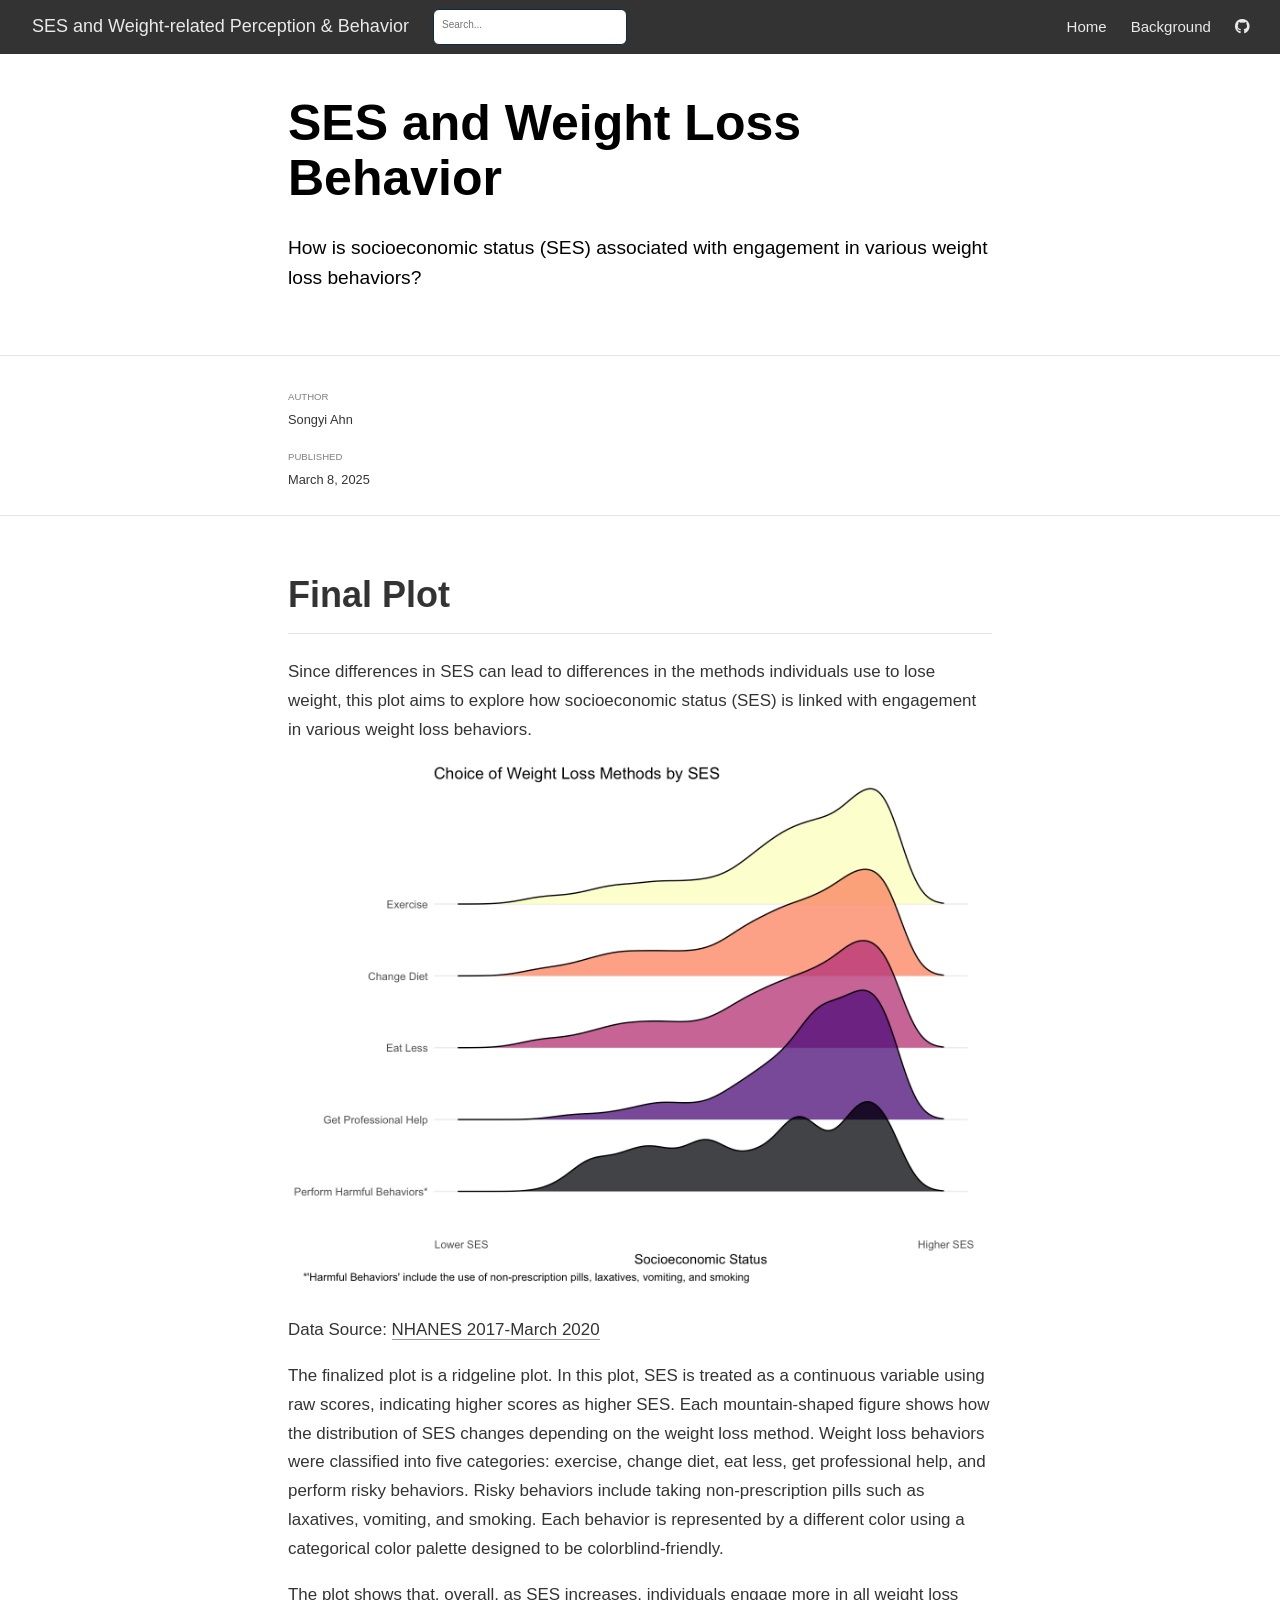
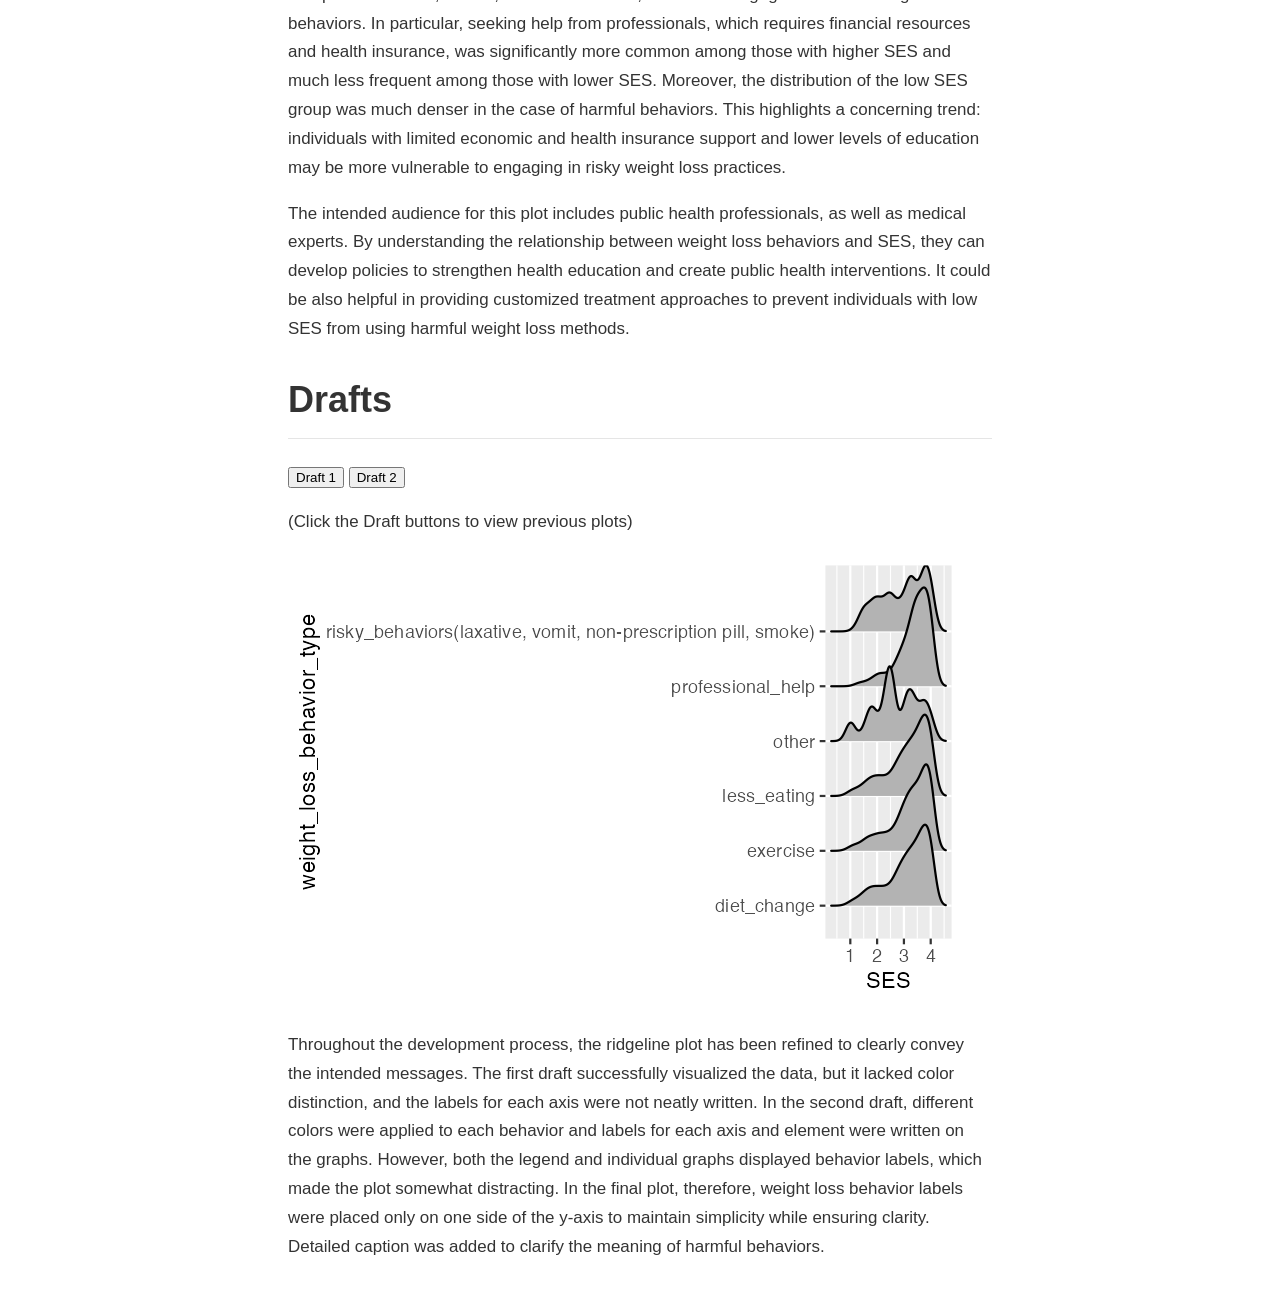
<file: docs/posts/2025-03-08-ses-and-weight-loss-behavior/index.html>
<!DOCTYPE html>

<html xmlns="http://www.w3.org/1999/xhtml" lang="" xml:lang="">

<head>
  <meta charset="utf-8"/>
  <meta name="viewport" content="width=device-width, initial-scale=1"/>
  <meta http-equiv="X-UA-Compatible" content="IE=Edge,chrome=1"/>
  <meta name="generator" content="distill" />

  <style type="text/css">
  /* Hide doc at startup (prevent jankiness while JS renders/transforms) */
  body {
    visibility: hidden;
  }
  </style>

 <!--radix_placeholder_import_source-->
 <!--/radix_placeholder_import_source-->

<style type="text/css">code{white-space: pre;}</style>
<style type="text/css" data-origin="pandoc">
pre > code.sourceCode { white-space: pre; position: relative; }
pre > code.sourceCode > span { line-height: 1.25; }
pre > code.sourceCode > span:empty { height: 1.2em; }
.sourceCode { overflow: visible; }
code.sourceCode > span { color: inherit; text-decoration: inherit; }
div.sourceCode { margin: 1em 0; }
pre.sourceCode { margin: 0; }
@media screen {
div.sourceCode { overflow: auto; }
}
@media print {
pre > code.sourceCode { white-space: pre-wrap; }
pre > code.sourceCode > span { display: inline-block; text-indent: -5em; padding-left: 5em; }
}
pre.numberSource code
  { counter-reset: source-line 0; }
pre.numberSource code > span
  { position: relative; left: -4em; counter-increment: source-line; }
pre.numberSource code > span > a:first-child::before
  { content: counter(source-line);
    position: relative; left: -1em; text-align: right; vertical-align: baseline;
    border: none; display: inline-block;
    -webkit-touch-callout: none; -webkit-user-select: none;
    -khtml-user-select: none; -moz-user-select: none;
    -ms-user-select: none; user-select: none;
    padding: 0 4px; width: 4em;
    color: #aaaaaa;
  }
pre.numberSource { margin-left: 3em; border-left: 1px solid #aaaaaa;  padding-left: 4px; }
div.sourceCode
  { color: #00769e; background-color: #f1f3f5; }
@media screen {
pre > code.sourceCode > span > a:first-child::before { text-decoration: underline; }
}
code span { color: #00769e; } /* Normal */
code span.al { color: #ad0000; } /* Alert */
code span.an { color: #5e5e5e; } /* Annotation */
code span.at { color: #657422; } /* Attribute */
code span.bn { color: #ad0000; } /* BaseN */
code span.bu { } /* BuiltIn */
code span.cf { color: #00769e; } /* ControlFlow */
code span.ch { color: #20794d; } /* Char */
code span.cn { color: #8f5902; } /* Constant */
code span.co { color: #5e5e5e; } /* Comment */
code span.cv { color: #5e5e5e; font-style: italic; } /* CommentVar */
code span.do { color: #5e5e5e; font-style: italic; } /* Documentation */
code span.dt { color: #ad0000; } /* DataType */
code span.dv { color: #ad0000; } /* DecVal */
code span.er { color: #ad0000; } /* Error */
code span.ex { } /* Extension */
code span.fl { color: #ad0000; } /* Float */
code span.fu { color: #4758ab; } /* Function */
code span.im { } /* Import */
code span.in { color: #5e5e5e; } /* Information */
code span.kw { color: #00769e; } /* Keyword */
code span.op { color: #5e5e5e; } /* Operator */
code span.ot { color: #00769e; } /* Other */
code span.pp { color: #ad0000; } /* Preprocessor */
code span.sc { color: #5e5e5e; } /* SpecialChar */
code span.ss { color: #20794d; } /* SpecialString */
code span.st { color: #20794d; } /* String */
code span.va { color: #111111; } /* Variable */
code span.vs { color: #20794d; } /* VerbatimString */
code span.wa { color: #5e5e5e; font-style: italic; } /* Warning */
</style>


  <!--radix_placeholder_meta_tags-->
<title>SES and Weight-related Perception &amp; Behavior: SES and Weight Loss Behavior</title>

<meta property="description" itemprop="description" content="How is socioeconomic status (SES) associated with engagement in various weight loss behaviors?"/>


<!--  https://schema.org/Article -->
<meta property="article:published" itemprop="datePublished" content="2025-03-08"/>
<meta property="article:created" itemprop="dateCreated" content="2025-03-08"/>
<meta name="article:author" content="Songyi Ahn"/>

<!--  https://developers.facebook.com/docs/sharing/webmasters#markup -->
<meta property="og:title" content="SES and Weight-related Perception &amp; Behavior: SES and Weight Loss Behavior"/>
<meta property="og:type" content="article"/>
<meta property="og:description" content="How is socioeconomic status (SES) associated with engagement in various weight loss behaviors?"/>
<meta property="og:locale" content="en_US"/>
<meta property="og:site_name" content="SES and Weight-related Perception &amp; Behavior"/>

<!--  https://dev.twitter.com/cards/types/summary -->
<meta property="twitter:card" content="summary"/>
<meta property="twitter:title" content="SES and Weight-related Perception &amp; Behavior: SES and Weight Loss Behavior"/>
<meta property="twitter:description" content="How is socioeconomic status (SES) associated with engagement in various weight loss behaviors?"/>

<!--/radix_placeholder_meta_tags-->
  <!--radix_placeholder_rmarkdown_metadata-->

<script type="text/json" id="radix-rmarkdown-metadata">
{"type":"list","attributes":{"names":{"type":"character","attributes":{},"value":["title","description","author","date","output"]}},"value":[{"type":"character","attributes":{},"value":["SES and Weight Loss Behavior"]},{"type":"character","attributes":{},"value":["How is socioeconomic status (SES) associated with engagement in various weight loss behaviors?"]},{"type":"list","attributes":{},"value":[{"type":"list","attributes":{"names":{"type":"character","attributes":{},"value":["name"]}},"value":[{"type":"character","attributes":{},"value":["Songyi Ahn"]}]}]},{"type":"character","attributes":{},"value":["2025-03-08"]},{"type":"list","attributes":{"names":{"type":"character","attributes":{},"value":["distill::distill_article"]}},"value":[{"type":"list","attributes":{"names":{"type":"character","attributes":{},"value":["self_contained"]}},"value":[{"type":"logical","attributes":{},"value":[false]}]}]}]}
</script>
<!--/radix_placeholder_rmarkdown_metadata-->
  
  <script type="text/json" id="radix-resource-manifest">
  {"type":"character","attributes":{},"value":["plot31.png","plot32.png","plot33.png","ridgeplot.png","ses-and-weight-loss-behavior_files/anchor-4.2.2/anchor.min.js","ses-and-weight-loss-behavior_files/bowser-1.9.3/bowser.min.js","ses-and-weight-loss-behavior_files/distill-2.2.21/template.v2.js","ses-and-weight-loss-behavior_files/figure-html5/unnamed-chunk-3-1.png","ses-and-weight-loss-behavior_files/figure-html5/unnamed-chunk-4-1.png","ses-and-weight-loss-behavior_files/figure-html5/unnamed-chunk-5-1.png","ses-and-weight-loss-behavior_files/header-attrs-2.29/header-attrs.js","ses-and-weight-loss-behavior_files/jquery-3.6.0/jquery-3.6.0.js","ses-and-weight-loss-behavior_files/jquery-3.6.0/jquery-3.6.0.min.js","ses-and-weight-loss-behavior_files/jquery-3.6.0/jquery-3.6.0.min.map","ses-and-weight-loss-behavior_files/popper-2.6.0/popper.min.js","ses-and-weight-loss-behavior_files/tippy-6.2.7/tippy-bundle.umd.min.js","ses-and-weight-loss-behavior_files/tippy-6.2.7/tippy-light-border.css","ses-and-weight-loss-behavior_files/tippy-6.2.7/tippy.css","ses-and-weight-loss-behavior_files/tippy-6.2.7/tippy.umd.min.js","ses-and-weight-loss-behavior_files/webcomponents-2.0.0/webcomponents.js"]}
  </script>
  <!--radix_placeholder_navigation_in_header-->
<meta name="distill:offset" content="../.."/>

<script type="application/javascript">

  window.headroom_prevent_pin = false;

  window.document.addEventListener("DOMContentLoaded", function (event) {

    // initialize headroom for banner
    var header = $('header').get(0);
    var headerHeight = header.offsetHeight;
    var headroom = new Headroom(header, {
      tolerance: 5,
      onPin : function() {
        if (window.headroom_prevent_pin) {
          window.headroom_prevent_pin = false;
          headroom.unpin();
        }
      }
    });
    headroom.init();
    if(window.location.hash)
      headroom.unpin();
    $(header).addClass('headroom--transition');

    // offset scroll location for banner on hash change
    // (see: https://github.com/WickyNilliams/headroom.js/issues/38)
    window.addEventListener("hashchange", function(event) {
      window.scrollTo(0, window.pageYOffset - (headerHeight + 25));
    });

    // responsive menu
    $('.distill-site-header').each(function(i, val) {
      var topnav = $(this);
      var toggle = topnav.find('.nav-toggle');
      toggle.on('click', function() {
        topnav.toggleClass('responsive');
      });
    });

    // nav dropdowns
    $('.nav-dropbtn').click(function(e) {
      $(this).next('.nav-dropdown-content').toggleClass('nav-dropdown-active');
      $(this).parent().siblings('.nav-dropdown')
         .children('.nav-dropdown-content').removeClass('nav-dropdown-active');
    });
    $("body").click(function(e){
      $('.nav-dropdown-content').removeClass('nav-dropdown-active');
    });
    $(".nav-dropdown").click(function(e){
      e.stopPropagation();
    });
  });
</script>

<style type="text/css">

/* Theme (user-documented overrideables for nav appearance) */

.distill-site-nav {
  color: rgba(255, 255, 255, 0.8);
  background-color: #0F2E3D;
  font-size: 15px;
  font-weight: 300;
}

.distill-site-nav a {
  color: inherit;
  text-decoration: none;
}

.distill-site-nav a:hover {
  color: white;
}

@media print {
  .distill-site-nav {
    display: none;
  }
}

.distill-site-header {

}

.distill-site-footer {

}


/* Site Header */

.distill-site-header {
  width: 100%;
  box-sizing: border-box;
  z-index: 3;
}

.distill-site-header .nav-left {
  display: inline-block;
  margin-left: 8px;
}

@media screen and (max-width: 768px) {
  .distill-site-header .nav-left {
    margin-left: 0;
  }
}


.distill-site-header .nav-right {
  float: right;
  margin-right: 8px;
}

.distill-site-header a,
.distill-site-header .title {
  display: inline-block;
  text-align: center;
  padding: 14px 10px 14px 10px;
}

.distill-site-header .title {
  font-size: 18px;
  min-width: 150px;
}

.distill-site-header .logo {
  padding: 0;
}

.distill-site-header .logo img {
  display: none;
  max-height: 20px;
  width: auto;
  margin-bottom: -4px;
}

.distill-site-header .nav-image img {
  max-height: 18px;
  width: auto;
  display: inline-block;
  margin-bottom: -3px;
}



@media screen and (min-width: 1000px) {
  .distill-site-header .logo img {
    display: inline-block;
  }
  .distill-site-header .nav-left {
    margin-left: 20px;
  }
  .distill-site-header .nav-right {
    margin-right: 20px;
  }
  .distill-site-header .title {
    padding-left: 12px;
  }
}


.distill-site-header .nav-toggle {
  display: none;
}

.nav-dropdown {
  display: inline-block;
  position: relative;
}

.nav-dropdown .nav-dropbtn {
  border: none;
  outline: none;
  color: rgba(255, 255, 255, 0.8);
  padding: 16px 10px;
  background-color: transparent;
  font-family: inherit;
  font-size: inherit;
  font-weight: inherit;
  margin: 0;
  margin-top: 1px;
  z-index: 2;
}

.nav-dropdown-content {
  display: none;
  position: absolute;
  background-color: white;
  min-width: 200px;
  border: 1px solid rgba(0,0,0,0.15);
  border-radius: 4px;
  box-shadow: 0px 8px 16px 0px rgba(0,0,0,0.1);
  z-index: 1;
  margin-top: 2px;
  white-space: nowrap;
  padding-top: 4px;
  padding-bottom: 4px;
}

.nav-dropdown-content hr {
  margin-top: 4px;
  margin-bottom: 4px;
  border: none;
  border-bottom: 1px solid rgba(0, 0, 0, 0.1);
}

.nav-dropdown-active {
  display: block;
}

.nav-dropdown-content a, .nav-dropdown-content .nav-dropdown-header {
  color: black;
  padding: 6px 24px;
  text-decoration: none;
  display: block;
  text-align: left;
}

.nav-dropdown-content .nav-dropdown-header {
  display: block;
  padding: 5px 24px;
  padding-bottom: 0;
  text-transform: uppercase;
  font-size: 14px;
  color: #999999;
  white-space: nowrap;
}

.nav-dropdown:hover .nav-dropbtn {
  color: white;
}

.nav-dropdown-content a:hover {
  background-color: #ddd;
  color: black;
}

.nav-right .nav-dropdown-content {
  margin-left: -45%;
  right: 0;
}

@media screen and (max-width: 768px) {
  .distill-site-header a, .distill-site-header .nav-dropdown  {display: none;}
  .distill-site-header a.nav-toggle {
    float: right;
    display: block;
  }
  .distill-site-header .title {
    margin-left: 0;
  }
  .distill-site-header .nav-right {
    margin-right: 0;
  }
  .distill-site-header {
    overflow: hidden;
  }
  .nav-right .nav-dropdown-content {
    margin-left: 0;
  }
}


@media screen and (max-width: 768px) {
  .distill-site-header.responsive {position: relative; min-height: 500px; }
  .distill-site-header.responsive a.nav-toggle {
    position: absolute;
    right: 0;
    top: 0;
  }
  .distill-site-header.responsive a,
  .distill-site-header.responsive .nav-dropdown {
    display: block;
    text-align: left;
  }
  .distill-site-header.responsive .nav-left,
  .distill-site-header.responsive .nav-right {
    width: 100%;
  }
  .distill-site-header.responsive .nav-dropdown {float: none;}
  .distill-site-header.responsive .nav-dropdown-content {position: relative;}
  .distill-site-header.responsive .nav-dropdown .nav-dropbtn {
    display: block;
    width: 100%;
    text-align: left;
  }
}

/* Site Footer */

.distill-site-footer {
  width: 100%;
  overflow: hidden;
  box-sizing: border-box;
  z-index: 3;
  margin-top: 30px;
  padding-top: 30px;
  padding-bottom: 30px;
  text-align: center;
}

/* Headroom */

d-title {
  padding-top: 6rem;
}

@media print {
  d-title {
    padding-top: 4rem;
  }
}

.headroom {
  z-index: 1000;
  position: fixed;
  top: 0;
  left: 0;
  right: 0;
}

.headroom--transition {
  transition: all .4s ease-in-out;
}

.headroom--unpinned {
  top: -100px;
}

.headroom--pinned {
  top: 0;
}

/* adjust viewport for navbar height */
/* helps vertically center bootstrap (non-distill) content */
.min-vh-100 {
  min-height: calc(100vh - 100px) !important;
}

</style>

<script src="../../site_libs/jquery-3.6.0/jquery-3.6.0.min.js"></script>
<link href="../../site_libs/font-awesome-6.5.2/css/all.min.css" rel="stylesheet"/>
<link href="../../site_libs/font-awesome-6.5.2/css/v4-shims.min.css" rel="stylesheet"/>
<script src="../../site_libs/headroom-0.9.4/headroom.min.js"></script>
<script src="../../site_libs/autocomplete-0.37.1/autocomplete.min.js"></script>
<script src="../../site_libs/fuse-6.4.1/fuse.min.js"></script>

<script type="application/javascript">

function getMeta(metaName) {
  var metas = document.getElementsByTagName('meta');
  for (let i = 0; i < metas.length; i++) {
    if (metas[i].getAttribute('name') === metaName) {
      return metas[i].getAttribute('content');
    }
  }
  return '';
}

function offsetURL(url) {
  var offset = getMeta('distill:offset');
  return offset ? offset + '/' + url : url;
}

function createFuseIndex() {

  // create fuse index
  var options = {
    keys: [
      { name: 'title', weight: 20 },
      { name: 'categories', weight: 15 },
      { name: 'description', weight: 10 },
      { name: 'contents', weight: 5 },
    ],
    ignoreLocation: true,
    threshold: 0
  };
  var fuse = new window.Fuse([], options);

  // fetch the main search.json
  return fetch(offsetURL('search.json'))
    .then(function(response) {
      if (response.status == 200) {
        return response.json().then(function(json) {
          // index main articles
          json.articles.forEach(function(article) {
            fuse.add(article);
          });
          // download collections and index their articles
          return Promise.all(json.collections.map(function(collection) {
            return fetch(offsetURL(collection)).then(function(response) {
              if (response.status === 200) {
                return response.json().then(function(articles) {
                  articles.forEach(function(article) {
                    fuse.add(article);
                  });
                })
              } else {
                return Promise.reject(
                  new Error('Unexpected status from search index request: ' +
                            response.status)
                );
              }
            });
          })).then(function() {
            return fuse;
          });
        });

      } else {
        return Promise.reject(
          new Error('Unexpected status from search index request: ' +
                      response.status)
        );
      }
    });
}

window.document.addEventListener("DOMContentLoaded", function (event) {

  // get search element (bail if we don't have one)
  var searchEl = window.document.getElementById('distill-search');
  if (!searchEl)
    return;

  createFuseIndex()
    .then(function(fuse) {

      // make search box visible
      searchEl.classList.remove('hidden');

      // initialize autocomplete
      var options = {
        autoselect: true,
        hint: false,
        minLength: 2,
      };
      window.autocomplete(searchEl, options, [{
        source: function(query, callback) {
          const searchOptions = {
            isCaseSensitive: false,
            shouldSort: true,
            minMatchCharLength: 2,
            limit: 10,
          };
          var results = fuse.search(query, searchOptions);
          callback(results
            .map(function(result) { return result.item; })
          );
        },
        templates: {
          suggestion: function(suggestion) {
            var img = suggestion.preview && Object.keys(suggestion.preview).length > 0
              ? `<img src="${offsetURL(suggestion.preview)}"</img>`
              : '';
            var html = `
              <div class="search-item">
                <h3>${suggestion.title}</h3>
                <div class="search-item-description">
                  ${suggestion.description || ''}
                </div>
                <div class="search-item-preview">
                  ${img}
                </div>
              </div>
            `;
            return html;
          }
        }
      }]).on('autocomplete:selected', function(event, suggestion) {
        window.location.href = offsetURL(suggestion.path);
      });
      // remove inline display style on autocompleter (we want to
      // manage responsive display via css)
      $('.algolia-autocomplete').css("display", "");
    })
    .catch(function(error) {
      console.log(error);
    });

});

</script>

<style type="text/css">

.nav-search {
  font-size: x-small;
}

/* Algolioa Autocomplete */

.algolia-autocomplete {
  display: inline-block;
  margin-left: 10px;
  vertical-align: sub;
  background-color: white;
  color: black;
  padding: 6px;
  padding-top: 8px;
  padding-bottom: 0;
  border-radius: 6px;
  border: 1px #0F2E3D solid;
  width: 180px;
}


@media screen and (max-width: 768px) {
  .distill-site-nav .algolia-autocomplete {
    display: none;
    visibility: hidden;
  }
  .distill-site-nav.responsive .algolia-autocomplete {
    display: inline-block;
    visibility: visible;
  }
  .distill-site-nav.responsive .algolia-autocomplete .aa-dropdown-menu {
    margin-left: 0;
    width: 400px;
    max-height: 400px;
  }
}

.algolia-autocomplete .aa-input, .algolia-autocomplete .aa-hint {
  width: 90%;
  outline: none;
  border: none;
}

.algolia-autocomplete .aa-hint {
  color: #999;
}
.algolia-autocomplete .aa-dropdown-menu {
  width: 550px;
  max-height: 70vh;
  overflow-x: visible;
  overflow-y: scroll;
  padding: 5px;
  margin-top: 3px;
  margin-left: -150px;
  background-color: #fff;
  border-radius: 5px;
  border: 1px solid #999;
  border-top: none;
}

.algolia-autocomplete .aa-dropdown-menu .aa-suggestion {
  cursor: pointer;
  padding: 5px 4px;
  border-bottom: 1px solid #eee;
}

.algolia-autocomplete .aa-dropdown-menu .aa-suggestion:last-of-type {
  border-bottom: none;
  margin-bottom: 2px;
}

.algolia-autocomplete .aa-dropdown-menu .aa-suggestion .search-item {
  overflow: hidden;
  font-size: 0.8em;
  line-height: 1.4em;
}

.algolia-autocomplete .aa-dropdown-menu .aa-suggestion .search-item h3 {
  font-size: 1rem;
  margin-block-start: 0;
  margin-block-end: 5px;
}

.algolia-autocomplete .aa-dropdown-menu .aa-suggestion .search-item-description {
  display: inline-block;
  overflow: hidden;
  height: 2.8em;
  width: 80%;
  margin-right: 4%;
}

.algolia-autocomplete .aa-dropdown-menu .aa-suggestion .search-item-preview {
  display: inline-block;
  width: 15%;
}

.algolia-autocomplete .aa-dropdown-menu .aa-suggestion .search-item-preview img {
  height: 3em;
  width: auto;
  display: none;
}

.algolia-autocomplete .aa-dropdown-menu .aa-suggestion .search-item-preview img[src] {
  display: initial;
}

.algolia-autocomplete .aa-dropdown-menu .aa-suggestion.aa-cursor {
  background-color: #eee;
}
.algolia-autocomplete .aa-dropdown-menu .aa-suggestion em {
  font-weight: bold;
  font-style: normal;
}

</style>


<!--/radix_placeholder_navigation_in_header-->
  <!--radix_placeholder_distill-->

<style type="text/css">

body {
  background-color: white;
}

.pandoc-table {
  width: 100%;
}

.pandoc-table>caption {
  margin-bottom: 10px;
}

.pandoc-table th:not([align]) {
  text-align: left;
}

.pagedtable-footer {
  font-size: 15px;
}

d-byline .byline {
  grid-template-columns: 2fr 2fr;
}

d-byline .byline h3 {
  margin-block-start: 1.5em;
}

d-byline .byline .authors-affiliations h3 {
  margin-block-start: 0.5em;
}

.authors-affiliations .orcid-id {
  width: 16px;
  height:16px;
  margin-left: 4px;
  margin-right: 4px;
  vertical-align: middle;
  padding-bottom: 2px;
}

d-title .dt-tags {
  margin-top: 1em;
  grid-column: text;
}

.dt-tags .dt-tag {
  text-decoration: none;
  display: inline-block;
  color: rgba(0,0,0,0.6);
  padding: 0em 0.4em;
  margin-right: 0.5em;
  margin-bottom: 0.4em;
  font-size: 70%;
  border: 1px solid rgba(0,0,0,0.2);
  border-radius: 3px;
  text-transform: uppercase;
  font-weight: 500;
}

d-article table.gt_table td,
d-article table.gt_table th {
  border-bottom: none;
  font-size: 100%;
}

.html-widget {
  margin-bottom: 2.0em;
}

.l-screen-inset {
  padding-right: 16px;
}

.l-screen .caption {
  margin-left: 10px;
}

.shaded {
  background: rgb(247, 247, 247);
  padding-top: 20px;
  padding-bottom: 20px;
  border-top: 1px solid rgba(0, 0, 0, 0.1);
  border-bottom: 1px solid rgba(0, 0, 0, 0.1);
}

.shaded .html-widget {
  margin-bottom: 0;
  border: 1px solid rgba(0, 0, 0, 0.1);
}

.shaded .shaded-content {
  background: white;
}

.text-output {
  margin-top: 0;
  line-height: 1.5em;
}

.hidden {
  display: none !important;
}

hr.section-separator {
  border: none;
  border-top: 1px solid rgba(0, 0, 0, 0.1);
  margin: 0px;
}


d-byline {
  border-top: none;
}

d-article {
  padding-top: 2.5rem;
  padding-bottom: 30px;
  border-top: none;
}

d-appendix {
  padding-top: 30px;
}

d-article>p>img {
  width: 100%;
}

d-article h2 {
  margin: 1rem 0 1.5rem 0;
}

d-article h3 {
  margin-top: 1.5rem;
}

d-article iframe {
  border: 1px solid rgba(0, 0, 0, 0.1);
  margin-bottom: 2.0em;
  width: 100%;
}

/* Tweak code blocks */

d-article div.sourceCode code,
d-article pre code {
  font-family: Consolas, Monaco, 'Andale Mono', 'Ubuntu Mono', monospace;
}

d-article pre,
d-article div.sourceCode,
d-article div.sourceCode pre {
  overflow: auto;
}

d-article div.sourceCode {
  background-color: white;
}

d-article div.sourceCode pre {
  padding-left: 10px;
  font-size: 12px;
  border-left: 2px solid rgba(0,0,0,0.1);
}

d-article pre {
  font-size: 12px;
  color: black;
  background: none;
  margin-top: 0;
  text-align: left;
  white-space: pre;
  word-spacing: normal;
  word-break: normal;
  word-wrap: normal;
  line-height: 1.5;

  -moz-tab-size: 4;
  -o-tab-size: 4;
  tab-size: 4;

  -webkit-hyphens: none;
  -moz-hyphens: none;
  -ms-hyphens: none;
  hyphens: none;
}

d-article pre a {
  border-bottom: none;
}

d-article pre a:hover {
  border-bottom: none;
  text-decoration: underline;
}

d-article details {
  grid-column: text;
  margin-bottom: 0.8em;
}

@media(min-width: 768px) {

d-article pre,
d-article div.sourceCode,
d-article div.sourceCode pre {
  overflow: visible !important;
}

d-article div.sourceCode pre {
  padding-left: 18px;
  font-size: 14px;
}

/* tweak for Pandoc numbered line within distill */
d-article pre.numberSource code > span {
    left: -2em;
}

d-article pre {
  font-size: 14px;
}

}

figure img.external {
  background: white;
  border: 1px solid rgba(0, 0, 0, 0.1);
  box-shadow: 0 1px 8px rgba(0, 0, 0, 0.1);
  padding: 18px;
  box-sizing: border-box;
}

/* CSS for d-contents */

.d-contents {
  grid-column: text;
  color: rgba(0,0,0,0.8);
  font-size: 0.9em;
  padding-bottom: 1em;
  margin-bottom: 1em;
  padding-bottom: 0.5em;
  margin-bottom: 1em;
  padding-left: 0.25em;
  justify-self: start;
}

@media(min-width: 1000px) {
  .d-contents.d-contents-float {
    height: 0;
    grid-column-start: 1;
    grid-column-end: 4;
    justify-self: center;
    padding-right: 3em;
    padding-left: 2em;
  }
}

.d-contents nav h3 {
  font-size: 18px;
  margin-top: 0;
  margin-bottom: 1em;
}

.d-contents li {
  list-style-type: none
}

.d-contents nav > ul {
  padding-left: 0;
}

.d-contents ul {
  padding-left: 1em
}

.d-contents nav ul li {
  margin-top: 0.6em;
  margin-bottom: 0.2em;
}

.d-contents nav a {
  font-size: 13px;
  border-bottom: none;
  text-decoration: none
  color: rgba(0, 0, 0, 0.8);
}

.d-contents nav a:hover {
  text-decoration: underline solid rgba(0, 0, 0, 0.6)
}

.d-contents nav > ul > li > a {
  font-weight: 600;
}

.d-contents nav > ul > li > ul {
  font-weight: inherit;
}

.d-contents nav > ul > li > ul > li {
  margin-top: 0.2em;
}


.d-contents nav ul {
  margin-top: 0;
  margin-bottom: 0.25em;
}

.d-article-with-toc h2:nth-child(2) {
  margin-top: 0;
}


/* Figure */

.figure {
  position: relative;
  margin-bottom: 2.5em;
  margin-top: 1.5em;
}

.figure .caption {
  color: rgba(0, 0, 0, 0.6);
  font-size: 12px;
  line-height: 1.5em;
}

.figure img.external {
  background: white;
  border: 1px solid rgba(0, 0, 0, 0.1);
  box-shadow: 0 1px 8px rgba(0, 0, 0, 0.1);
  padding: 18px;
  box-sizing: border-box;
}

.figure .caption a {
  color: rgba(0, 0, 0, 0.6);
}

.figure .caption b,
.figure .caption strong, {
  font-weight: 600;
  color: rgba(0, 0, 0, 1.0);
}

/* Citations */

d-article .citation {
  color: inherit;
  cursor: inherit;
}

div.hanging-indent{
  margin-left: 1em; text-indent: -1em;
}

/* Citation hover box */

.tippy-box[data-theme~=light-border] {
  background-color: rgba(250, 250, 250, 0.95);
}

.tippy-content > p {
  margin-bottom: 0;
  padding: 2px;
}


/* Tweak 1000px media break to show more text */

@media(min-width: 1000px) {
  .base-grid,
  distill-header,
  d-title,
  d-abstract,
  d-article,
  d-appendix,
  distill-appendix,
  d-byline,
  d-footnote-list,
  d-citation-list,
  distill-footer {
    grid-template-columns: [screen-start] 1fr [page-start kicker-start] 80px [middle-start] 50px [text-start kicker-end] 65px 65px 65px 65px 65px 65px 65px 65px [text-end gutter-start] 65px [middle-end] 65px [page-end gutter-end] 1fr [screen-end];
    grid-column-gap: 16px;
  }

  .grid {
    grid-column-gap: 16px;
  }

  d-article {
    font-size: 1.06rem;
    line-height: 1.7em;
  }
  figure .caption, .figure .caption, figure figcaption {
    font-size: 13px;
  }
}

@media(min-width: 1180px) {
  .base-grid,
  distill-header,
  d-title,
  d-abstract,
  d-article,
  d-appendix,
  distill-appendix,
  d-byline,
  d-footnote-list,
  d-citation-list,
  distill-footer {
    grid-template-columns: [screen-start] 1fr [page-start kicker-start] 60px [middle-start] 60px [text-start kicker-end] 60px 60px 60px 60px 60px 60px 60px 60px [text-end gutter-start] 60px [middle-end] 60px [page-end gutter-end] 1fr [screen-end];
    grid-column-gap: 32px;
  }

  .grid {
    grid-column-gap: 32px;
  }
}


/* Get the citation styles for the appendix (not auto-injected on render since
   we do our own rendering of the citation appendix) */

d-appendix .citation-appendix,
.d-appendix .citation-appendix {
  font-size: 11px;
  line-height: 15px;
  border-left: 1px solid rgba(0, 0, 0, 0.1);
  padding-left: 18px;
  border: 1px solid rgba(0,0,0,0.1);
  background: rgba(0, 0, 0, 0.02);
  padding: 10px 18px;
  border-radius: 3px;
  color: rgba(150, 150, 150, 1);
  overflow: hidden;
  margin-top: -12px;
  white-space: pre-wrap;
  word-wrap: break-word;
}

/* Include appendix styles here so they can be overridden */

d-appendix {
  contain: layout style;
  font-size: 0.8em;
  line-height: 1.7em;
  margin-top: 60px;
  margin-bottom: 0;
  border-top: 1px solid rgba(0, 0, 0, 0.1);
  color: rgba(0,0,0,0.5);
  padding-top: 60px;
  padding-bottom: 48px;
}

d-appendix h3 {
  grid-column: page-start / text-start;
  font-size: 15px;
  font-weight: 500;
  margin-top: 1em;
  margin-bottom: 0;
  color: rgba(0,0,0,0.65);
}

d-appendix h3 + * {
  margin-top: 1em;
}

d-appendix ol {
  padding: 0 0 0 15px;
}

@media (min-width: 768px) {
  d-appendix ol {
    padding: 0 0 0 30px;
    margin-left: -30px;
  }
}

d-appendix li {
  margin-bottom: 1em;
}

d-appendix a {
  color: rgba(0, 0, 0, 0.6);
}

d-appendix > * {
  grid-column: text;
}

d-appendix > d-footnote-list,
d-appendix > d-citation-list,
d-appendix > distill-appendix {
  grid-column: screen;
}

/* Include footnote styles here so they can be overridden */

d-footnote-list {
  contain: layout style;
}

d-footnote-list > * {
  grid-column: text;
}

d-footnote-list a.footnote-backlink {
  color: rgba(0,0,0,0.3);
  padding-left: 0.5em;
}



/* Anchor.js */

.anchorjs-link {
  /*transition: all .25s linear; */
  text-decoration: none;
  border-bottom: none;
}
*:hover > .anchorjs-link {
  margin-left: -1.125em !important;
  text-decoration: none;
  border-bottom: none;
}

/* Social footer */

.social_footer {
  margin-top: 30px;
  margin-bottom: 0;
  color: rgba(0,0,0,0.67);
}

.disqus-comments {
  margin-right: 30px;
}

.disqus-comment-count {
  border-bottom: 1px solid rgba(0, 0, 0, 0.4);
  cursor: pointer;
}

#disqus_thread {
  margin-top: 30px;
}

.article-sharing a {
  border-bottom: none;
  margin-right: 8px;
}

.article-sharing a:hover {
  border-bottom: none;
}

.sidebar-section.subscribe {
  font-size: 12px;
  line-height: 1.6em;
}

.subscribe p {
  margin-bottom: 0.5em;
}


.article-footer .subscribe {
  font-size: 15px;
  margin-top: 45px;
}


.sidebar-section.custom {
  font-size: 12px;
  line-height: 1.6em;
}

.custom p {
  margin-bottom: 0.5em;
}

/* Styles for listing layout (hide title) */
.layout-listing d-title, .layout-listing .d-title {
  display: none;
}

/* Styles for posts lists (not auto-injected) */


.posts-with-sidebar {
  padding-left: 45px;
  padding-right: 45px;
}

.posts-list .description h2,
.posts-list .description p {
  font-family: -apple-system, BlinkMacSystemFont, "Segoe UI", Roboto, Oxygen, Ubuntu, Cantarell, "Fira Sans", "Droid Sans", "Helvetica Neue", Arial, sans-serif;
}

.posts-list .description h2 {
  font-weight: 700;
  border-bottom: none;
  padding-bottom: 0;
}

.posts-list h2.post-tag {
  border-bottom: 1px solid rgba(0, 0, 0, 0.2);
  padding-bottom: 12px;
}
.posts-list {
  margin-top: 60px;
  margin-bottom: 24px;
}

.posts-list .post-preview {
  text-decoration: none;
  overflow: hidden;
  display: block;
  border-bottom: 1px solid rgba(0, 0, 0, 0.1);
  padding: 24px 0;
}

.post-preview-last {
  border-bottom: none !important;
}

.posts-list .posts-list-caption {
  grid-column: screen;
  font-weight: 400;
}

.posts-list .post-preview h2 {
  margin: 0 0 6px 0;
  line-height: 1.2em;
  font-style: normal;
  font-size: 24px;
}

.posts-list .post-preview p {
  margin: 0 0 12px 0;
  line-height: 1.4em;
  font-size: 16px;
}

.posts-list .post-preview .thumbnail {
  box-sizing: border-box;
  margin-bottom: 24px;
  position: relative;
  max-width: 500px;
}
.posts-list .post-preview img {
  width: 100%;
  display: block;
}

.posts-list .metadata {
  font-size: 12px;
  line-height: 1.4em;
  margin-bottom: 18px;
}

.posts-list .metadata > * {
  display: inline-block;
}

.posts-list .metadata .publishedDate {
  margin-right: 2em;
}

.posts-list .metadata .dt-authors {
  display: block;
  margin-top: 0.3em;
  margin-right: 2em;
}

.posts-list .dt-tags {
  display: block;
  line-height: 1em;
}

.posts-list .dt-tags .dt-tag {
  display: inline-block;
  color: rgba(0,0,0,0.6);
  padding: 0.3em 0.4em;
  margin-right: 0.2em;
  margin-bottom: 0.4em;
  font-size: 60%;
  border: 1px solid rgba(0,0,0,0.2);
  border-radius: 3px;
  text-transform: uppercase;
  font-weight: 500;
}

.posts-list img {
  opacity: 1;
}

.posts-list img[data-src] {
  opacity: 0;
}

.posts-more {
  clear: both;
}


.posts-sidebar {
  font-size: 16px;
}

.posts-sidebar h3 {
  font-size: 16px;
  margin-top: 0;
  margin-bottom: 0.5em;
  font-weight: 400;
  text-transform: uppercase;
}

.sidebar-section {
  margin-bottom: 30px;
}

.categories ul {
  list-style-type: none;
  margin: 0;
  padding: 0;
}

.categories li {
  color: rgba(0, 0, 0, 0.8);
  margin-bottom: 0;
}

.categories li>a {
  border-bottom: none;
}

.categories li>a:hover {
  border-bottom: 1px solid rgba(0, 0, 0, 0.4);
}

.categories .active {
  font-weight: 600;
}

.categories .category-count {
  color: rgba(0, 0, 0, 0.4);
}


@media(min-width: 768px) {
  .posts-list .post-preview h2 {
    font-size: 26px;
  }
  .posts-list .post-preview .thumbnail {
    float: right;
    width: 30%;
    margin-bottom: 0;
  }
  .posts-list .post-preview .description {
    float: left;
    width: 45%;
  }
  .posts-list .post-preview .metadata {
    float: left;
    width: 20%;
    margin-top: 8px;
  }
  .posts-list .post-preview p {
    margin: 0 0 12px 0;
    line-height: 1.5em;
    font-size: 16px;
  }
  .posts-with-sidebar .posts-list {
    float: left;
    width: 75%;
  }
  .posts-with-sidebar .posts-sidebar {
    float: right;
    width: 20%;
    margin-top: 60px;
    padding-top: 24px;
    padding-bottom: 24px;
  }
}


/* Improve display for browsers without grid (IE/Edge <= 15) */

.downlevel {
  line-height: 1.6em;
  font-family: -apple-system, BlinkMacSystemFont, "Segoe UI", Roboto, Oxygen, Ubuntu, Cantarell, "Fira Sans", "Droid Sans", "Helvetica Neue", Arial, sans-serif;
  margin: 0;
}

.downlevel .d-title {
  padding-top: 6rem;
  padding-bottom: 1.5rem;
}

.downlevel .d-title h1 {
  font-size: 50px;
  font-weight: 700;
  line-height: 1.1em;
  margin: 0 0 0.5rem;
}

.downlevel .d-title p {
  font-weight: 300;
  font-size: 1.2rem;
  line-height: 1.55em;
  margin-top: 0;
}

.downlevel .d-byline {
  padding-top: 0.8em;
  padding-bottom: 0.8em;
  font-size: 0.8rem;
  line-height: 1.8em;
}

.downlevel .section-separator {
  border: none;
  border-top: 1px solid rgba(0, 0, 0, 0.1);
}

.downlevel .d-article {
  font-size: 1.06rem;
  line-height: 1.7em;
  padding-top: 1rem;
  padding-bottom: 2rem;
}


.downlevel .d-appendix {
  padding-left: 0;
  padding-right: 0;
  max-width: none;
  font-size: 0.8em;
  line-height: 1.7em;
  margin-bottom: 0;
  color: rgba(0,0,0,0.5);
  padding-top: 40px;
  padding-bottom: 48px;
}

.downlevel .footnotes ol {
  padding-left: 13px;
}

.downlevel .base-grid,
.downlevel .distill-header,
.downlevel .d-title,
.downlevel .d-abstract,
.downlevel .d-article,
.downlevel .d-appendix,
.downlevel .distill-appendix,
.downlevel .d-byline,
.downlevel .d-footnote-list,
.downlevel .d-citation-list,
.downlevel .distill-footer,
.downlevel .appendix-bottom,
.downlevel .posts-container {
  padding-left: 40px;
  padding-right: 40px;
}

@media(min-width: 768px) {
  .downlevel .base-grid,
  .downlevel .distill-header,
  .downlevel .d-title,
  .downlevel .d-abstract,
  .downlevel .d-article,
  .downlevel .d-appendix,
  .downlevel .distill-appendix,
  .downlevel .d-byline,
  .downlevel .d-footnote-list,
  .downlevel .d-citation-list,
  .downlevel .distill-footer,
  .downlevel .appendix-bottom,
  .downlevel .posts-container {
  padding-left: 150px;
  padding-right: 150px;
  max-width: 900px;
}
}

.downlevel pre code {
  display: block;
  border-left: 2px solid rgba(0, 0, 0, .1);
  padding: 0 0 0 20px;
  font-size: 14px;
}

.downlevel code, .downlevel pre {
  color: black;
  background: none;
  font-family: Consolas, Monaco, 'Andale Mono', 'Ubuntu Mono', monospace;
  text-align: left;
  white-space: pre;
  word-spacing: normal;
  word-break: normal;
  word-wrap: normal;
  line-height: 1.5;

  -moz-tab-size: 4;
  -o-tab-size: 4;
  tab-size: 4;

  -webkit-hyphens: none;
  -moz-hyphens: none;
  -ms-hyphens: none;
  hyphens: none;
}

.downlevel .posts-list .post-preview {
  color: inherit;
}



</style>

<script type="application/javascript">

function is_downlevel_browser() {
  if (bowser.isUnsupportedBrowser({ msie: "12", msedge: "16"},
                                 window.navigator.userAgent)) {
    return true;
  } else {
    return window.load_distill_framework === undefined;
  }
}

// show body when load is complete
function on_load_complete() {

  // add anchors
  if (window.anchors) {
    window.anchors.options.placement = 'left';
    window.anchors.add('d-article > h2, d-article > h3, d-article > h4, d-article > h5');
  }


  // set body to visible
  document.body.style.visibility = 'visible';

  // force redraw for leaflet widgets
  if (window.HTMLWidgets) {
    var maps = window.HTMLWidgets.findAll(".leaflet");
    $.each(maps, function(i, el) {
      var map = this.getMap();
      map.invalidateSize();
      map.eachLayer(function(layer) {
        if (layer instanceof L.TileLayer)
          layer.redraw();
      });
    });
  }

  // trigger 'shown' so htmlwidgets resize
  $('d-article').trigger('shown');
}

function init_distill() {

  init_common();

  // create front matter
  var front_matter = $('<d-front-matter></d-front-matter>');
  $('#distill-front-matter').wrap(front_matter);

  // create d-title
  $('.d-title').changeElementType('d-title');

  // separator
  var separator = '<hr class="section-separator" style="clear: both"/>';
  // prepend separator above appendix
  $('.d-byline').before(separator);
  $('.d-article').before(separator);

  // create d-byline
  var byline = $('<d-byline></d-byline>');
  $('.d-byline').replaceWith(byline);

  // create d-article
  var article = $('<d-article></d-article>');
  $('.d-article').wrap(article).children().unwrap();

  // move posts container into article
  $('.posts-container').appendTo($('d-article'));

  // create d-appendix
  $('.d-appendix').changeElementType('d-appendix');

  // flag indicating that we have appendix items
  var appendix = $('.appendix-bottom').children('h3').length > 0;

  // replace footnotes with <d-footnote>
  $('.footnote-ref').each(function(i, val) {
    appendix = true;
    var href = $(this).attr('href');
    var id = href.replace('#', '');
    var fn = $('#' + id);
    var fn_p = $('#' + id + '>p');
    fn_p.find('.footnote-back').remove();
    var text = fn_p.html();
    var dtfn = $('<d-footnote></d-footnote>');
    dtfn.html(text);
    $(this).replaceWith(dtfn);
  });
  // remove footnotes
  $('.footnotes').remove();

  // move refs into #references-listing
  $('#references-listing').replaceWith($('#refs'));

  $('h1.appendix, h2.appendix').each(function(i, val) {
    $(this).changeElementType('h3');
  });
  $('h3.appendix').each(function(i, val) {
    var id = $(this).attr('id');
    $('.d-contents a[href="#' + id + '"]').parent().remove();
    appendix = true;
    $(this).nextUntil($('h1, h2, h3')).addBack().appendTo($('d-appendix'));
  });

  // show d-appendix if we have appendix content
  $("d-appendix").css('display', appendix ? 'grid' : 'none');

  // localize layout chunks to just output
  $('.layout-chunk').each(function(i, val) {

    // capture layout
    var layout = $(this).attr('data-layout');

    // apply layout to markdown level block elements
    var elements = $(this).children().not('details, div.sourceCode, pre, script');
    elements.each(function(i, el) {
      var layout_div = $('<div class="' + layout + '"></div>');
      if (layout_div.hasClass('shaded')) {
        var shaded_content = $('<div class="shaded-content"></div>');
        $(this).wrap(shaded_content);
        $(this).parent().wrap(layout_div);
      } else {
        $(this).wrap(layout_div);
      }
    });


    // unwrap the layout-chunk div
    $(this).children().unwrap();
  });

  // remove code block used to force  highlighting css
  $('.distill-force-highlighting-css').parent().remove();

  // remove empty line numbers inserted by pandoc when using a
  // custom syntax highlighting theme, except when numbering line
  // in code chunk
  $('pre:not(.numberLines) code.sourceCode a:empty').remove();

  // load distill framework
  load_distill_framework();

  // wait for window.distillRunlevel == 4 to do post processing
  function distill_post_process() {

    if (!window.distillRunlevel || window.distillRunlevel < 4)
      return;

    // hide author/affiliations entirely if we have no authors
    var front_matter = JSON.parse($("#distill-front-matter").html());
    var have_authors = front_matter.authors && front_matter.authors.length > 0;
    if (!have_authors)
      $('d-byline').addClass('hidden');

    // article with toc class
    $('.d-contents').parent().addClass('d-article-with-toc');

    // strip links that point to #
    $('.authors-affiliations').find('a[href="#"]').removeAttr('href');

    // add orcid ids
    $('.authors-affiliations').find('.author').each(function(i, el) {
      var orcid_id = front_matter.authors[i].orcidID;
      var author_name = front_matter.authors[i].author
      if (orcid_id) {
        var a = $('<a></a>');
        a.attr('href', 'https://orcid.org/' + orcid_id);
        var img = $('<img></img>');
        img.addClass('orcid-id');
        img.attr('alt', author_name ? 'ORCID ID for ' + author_name : 'ORCID ID');
        img.attr('src','[data-uri]');
        a.append(img);
        $(this).append(a);
      }
    });

    // hide elements of author/affiliations grid that have no value
    function hide_byline_column(caption) {
      $('d-byline').find('h3:contains("' + caption + '")').parent().css('visibility', 'hidden');
    }

    // affiliations
    var have_affiliations = false;
    for (var i = 0; i<front_matter.authors.length; ++i) {
      var author = front_matter.authors[i];
      if (author.affiliation !== "&nbsp;") {
        have_affiliations = true;
        break;
      }
    }
    if (!have_affiliations)
      $('d-byline').find('h3:contains("Affiliations")').css('visibility', 'hidden');

    // published date
    if (!front_matter.publishedDate)
      hide_byline_column("Published");

    // document object identifier
    var doi = $('d-byline').find('h3:contains("DOI")');
    var doi_p = doi.next().empty();
    if (!front_matter.doi) {
      // if we have a citation and valid citationText then link to that
      if ($('#citation').length > 0 && front_matter.citationText) {
        doi.html('Citation');
        $('<a href="#citation"></a>')
          .text(front_matter.citationText)
          .appendTo(doi_p);
      } else {
        hide_byline_column("DOI");
      }
    } else {
      $('<a></a>')
         .attr('href', "https://doi.org/" + front_matter.doi)
         .html(front_matter.doi)
         .appendTo(doi_p);
    }

     // change plural form of authors/affiliations
    if (front_matter.authors.length === 1) {
      var grid = $('.authors-affiliations');
      grid.children('h3:contains("Authors")').text('Author');
      grid.children('h3:contains("Affiliations")').text('Affiliation');
    }

    // remove d-appendix and d-footnote-list local styles
    $('d-appendix > style:first-child').remove();
    $('d-footnote-list > style:first-child').remove();

    // move appendix-bottom entries to the bottom
    $('.appendix-bottom').appendTo('d-appendix').children().unwrap();
    $('.appendix-bottom').remove();

    // hoverable references
    $('span.citation[data-cites]').each(function() {
      const citeChild = $(this).children()[0]
      // Do not process if @xyz has been used without escaping and without bibliography activated
      // https://github.com/rstudio/distill/issues/466
      if (citeChild === undefined) return true

      if (citeChild.nodeName == "D-FOOTNOTE") {
        var fn = citeChild
        $(this).html(fn.shadowRoot.querySelector("sup"))
        $(this).id = fn.id
        fn.remove()
      }
      var refs = $(this).attr('data-cites').split(" ");
      var refHtml = refs.map(function(ref) {
        // Could use CSS.escape too here, we insure backward compatibility in navigator
        return "<p>" + $('div[id="ref-' + ref + '"]').html() + "</p>";
      }).join("\n");
      window.tippy(this, {
        allowHTML: true,
        content: refHtml,
        maxWidth: 500,
        interactive: true,
        interactiveBorder: 10,
        theme: 'light-border',
        placement: 'bottom-start'
      });
    });

    // fix footnotes in tables (#411)
    // replacing broken distill.pub feature
    $('table d-footnote').each(function() {
      // we replace internal showAtNode methode which is triggered when hovering a footnote
      this.hoverBox.showAtNode = function(node) {
        // ported from https://github.com/distillpub/template/pull/105/files
        calcOffset = function(elem) {
            let x = elem.offsetLeft;
            let y = elem.offsetTop;
            // Traverse upwards until an `absolute` element is found or `elem`
            // becomes null.
            while (elem = elem.offsetParent && elem.style.position != 'absolute') {
                x += elem.offsetLeft;
                y += elem.offsetTop;
            }

            return { left: x, top: y };
        }
        // https://developer.mozilla.org/en-US/docs/Web/API/HTMLElement/offsetTop
        const bbox = node.getBoundingClientRect();
        const offset = calcOffset(node);
        this.show([offset.left + bbox.width, offset.top + bbox.height]);
      }
    })

    // clear polling timer
    clearInterval(tid);

    // show body now that everything is ready
    on_load_complete();
  }

  var tid = setInterval(distill_post_process, 50);
  distill_post_process();

}

function init_downlevel() {

  init_common();

   // insert hr after d-title
  $('.d-title').after($('<hr class="section-separator"/>'));

  // check if we have authors
  var front_matter = JSON.parse($("#distill-front-matter").html());
  var have_authors = front_matter.authors && front_matter.authors.length > 0;

  // manage byline/border
  if (!have_authors)
    $('.d-byline').remove();
  $('.d-byline').after($('<hr class="section-separator"/>'));
  $('.d-byline a').remove();

  // remove toc
  $('.d-contents').remove();

  // move appendix elements
  $('h1.appendix, h2.appendix').each(function(i, val) {
    $(this).changeElementType('h3');
  });
  $('h3.appendix').each(function(i, val) {
    $(this).nextUntil($('h1, h2, h3')).addBack().appendTo($('.d-appendix'));
  });


  // inject headers into references and footnotes
  var refs_header = $('<h3></h3>');
  refs_header.text('References');
  $('#refs').prepend(refs_header);

  var footnotes_header = $('<h3></h3');
  footnotes_header.text('Footnotes');
  $('.footnotes').children('hr').first().replaceWith(footnotes_header);

  // move appendix-bottom entries to the bottom
  $('.appendix-bottom').appendTo('.d-appendix').children().unwrap();
  $('.appendix-bottom').remove();

  // remove appendix if it's empty
  if ($('.d-appendix').children().length === 0)
    $('.d-appendix').remove();

  // prepend separator above appendix
  $('.d-appendix').before($('<hr class="section-separator" style="clear: both"/>'));

  // trim code
  $('pre>code').each(function(i, val) {
    $(this).html($.trim($(this).html()));
  });

  // move posts-container right before article
  $('.posts-container').insertBefore($('.d-article'));

  $('body').addClass('downlevel');

  on_load_complete();
}


function init_common() {

  // jquery plugin to change element types
  (function($) {
    $.fn.changeElementType = function(newType) {
      var attrs = {};

      $.each(this[0].attributes, function(idx, attr) {
        attrs[attr.nodeName] = attr.nodeValue;
      });

      this.replaceWith(function() {
        return $("<" + newType + "/>", attrs).append($(this).contents());
      });
    };
  })(jQuery);

  // prevent underline for linked images
  $('a > img').parent().css({'border-bottom' : 'none'});

  // mark non-body figures created by knitr chunks as 100% width
  $('.layout-chunk').each(function(i, val) {
    var figures = $(this).find('img, .html-widget');
    // ignore leaflet img layers (#106)
    figures = figures.filter(':not(img[class*="leaflet"])')
    if ($(this).attr('data-layout') !== "l-body") {
      figures.css('width', '100%');
    } else {
      figures.css('max-width', '100%');
      figures.filter("[width]").each(function(i, val) {
        var fig = $(this);
        fig.css('width', fig.attr('width') + 'px');
      });

    }
  });

  // auto-append index.html to post-preview links in file: protocol
  // and in rstudio ide preview
  $('.post-preview').each(function(i, val) {
    if (window.location.protocol === "file:")
      $(this).attr('href', $(this).attr('href') + "index.html");
  });

  // get rid of index.html references in header
  if (window.location.protocol !== "file:") {
    $('.distill-site-header a[href]').each(function(i,val) {
      $(this).attr('href', $(this).attr('href').replace(/^index[.]html/, "./"));
    });
  }

  // add class to pandoc style tables
  $('tr.header').parent('thead').parent('table').addClass('pandoc-table');
  $('.kable-table').children('table').addClass('pandoc-table');

  // add figcaption style to table captions
  $('caption').parent('table').addClass("figcaption");

  // initialize posts list
  if (window.init_posts_list)
    window.init_posts_list();

  // implmement disqus comment link
  $('.disqus-comment-count').click(function() {
    window.headroom_prevent_pin = true;
    $('#disqus_thread').toggleClass('hidden');
    if (!$('#disqus_thread').hasClass('hidden')) {
      var offset = $(this).offset();
      $(window).resize();
      $('html, body').animate({
        scrollTop: offset.top - 35
      });
    }
  });
}

document.addEventListener('DOMContentLoaded', function() {
  if (is_downlevel_browser())
    init_downlevel();
  else
    window.addEventListener('WebComponentsReady', init_distill);
});

</script>

<style type="text/css">
/* base variables */

/* Edit the CSS properties in this file to create a custom
   Distill theme. Only edit values in the right column
   for each row; values shown are the CSS defaults.
   To return any property to the default,
   you may set its value to: unset
   All rows must end with a semi-colon.                      */

/* Optional: embed custom fonts here with `@import`          */
/* This must remain at the top of this file.                 */



html {
  /*-- Main font sizes --*/
  --title-size:      50px;
  --body-size:       1.06rem;
  --code-size:       14px;
  --aside-size:      12px;
  --fig-cap-size:    13px;
  /*-- Main font colors --*/
  --title-color:     #000000;
  --header-color:    rgba(0, 0, 0, 0.8);
  --body-color:      rgba(0, 0, 0, 0.8);
  --aside-color:     rgba(0, 0, 0, 0.6);
  --fig-cap-color:   rgba(0, 0, 0, 0.6);
  /*-- Specify custom fonts ~~~ must be imported above   --*/
  --heading-font:    sans-serif;
  --mono-font:       monospace;
  --body-font:       sans-serif;
  --navbar-font:     sans-serif;  /* websites + blogs only */
}

/*-- ARTICLE METADATA --*/
d-byline {
  --heading-size:    0.6rem;
  --heading-color:   rgba(0, 0, 0, 0.5);
  --body-size:       0.8rem;
  --body-color:      rgba(0, 0, 0, 0.8);
}

/*-- ARTICLE TABLE OF CONTENTS --*/
.d-contents {
  --heading-size:    18px;
  --contents-size:   13px;
}

/*-- ARTICLE APPENDIX --*/
d-appendix {
  --heading-size:    15px;
  --heading-color:   rgba(0, 0, 0, 0.65);
  --text-size:       0.8em;
  --text-color:      rgba(0, 0, 0, 0.5);
}

/*-- WEBSITE HEADER + FOOTER --*/
/* These properties only apply to Distill sites and blogs  */

.distill-site-header {
  --title-size:       18px;
  --text-color:       rgba(255, 255, 255, 0.8);
  --text-size:        15px;
  --hover-color:      white;
  --bkgd-color:       #0F2E3D;
}

.distill-site-footer {
  --text-color:       rgba(255, 255, 255, 0.8);
  --text-size:        15px;
  --hover-color:      white;
  --bkgd-color:       #0F2E3D;
}

/*-- Additional custom styles --*/
/* Add any additional CSS rules below                      */
</style>
<style type="text/css">
/* base variables */

/* Edit the CSS properties in this file to create a custom
   Distill theme. Only edit values in the right column
   for each row; values shown are the CSS defaults.
   To return any property to the default,
   you may set its value to: unset
   All rows must end with a semi-colon.                      */

/* Optional: embed custom fonts here with `@import`          */
/* This must remain at the top of this file.                 */



html {
  /*-- Main font sizes --*/
  --title-size:      50px;
  --body-size:       1.06rem;
  --code-size:       14px;
  --aside-size:      12px;
  --fig-cap-size:    13px;
  /*-- Main font colors --*/
  --title-color:     #000000;
  --header-color:    rgba(0, 0, 0, 0.8);
  --body-color:      rgba(0, 0, 0, 0.8);
  --aside-color:     rgba(0, 0, 0, 0.6);
  --fig-cap-color:   rgba(0, 0, 0, 0.6);
  /*-- Specify custom fonts ~~~ must be imported above   --*/
  --heading-font:    sans-serif;
  --mono-font:       monospace;
  --body-font:       sans-serif;
  --navbar-font:     sans-serif;  /* websites + blogs only */
}

/*-- ARTICLE METADATA --*/
d-byline {
  --heading-size:    0.6rem;
  --heading-color:   rgba(0, 0, 0, 0.5);
  --body-size:       0.8rem;
  --body-color:      rgba(0, 0, 0, 0.8);
}

/*-- ARTICLE TABLE OF CONTENTS --*/
.d-contents {
  --heading-size:    18px;
  --contents-size:   13px;
}

/*-- ARTICLE APPENDIX --*/
d-appendix {
  --heading-size:    15px;
  --heading-color:   rgba(0, 0, 0, 0.65);
  --text-size:       0.8em;
  --text-color:      rgba(0, 0, 0, 0.5);
}

/*-- WEBSITE HEADER + FOOTER --*/
/* These properties only apply to Distill sites and blogs  */

.distill-site-header {
  --title-size:       18px;
  --text-color:       #EAEAEA;
  --text-size:        15px;
  --hover-color:      white;
  --bkgd-color:       #333333;
}

.distill-site-footer {
  --text-color:       #EAEAEA;
  --text-size:        15px;
  --hover-color:      white;
  --bkgd-color:       #333333;
}

/*-- Additional custom styles --*/
/* Add any additional CSS rules below                      */
</style>
<style type="text/css">
/* base style */

/* FONT FAMILIES */

:root {
  --heading-default: -apple-system, BlinkMacSystemFont, "Segoe UI", Roboto, Oxygen, Ubuntu, Cantarell, "Fira Sans", "Droid Sans", "Helvetica Neue", Arial, sans-serif;
  --mono-default: Consolas, Monaco, 'Andale Mono', 'Ubuntu Mono', monospace;
  --body-default: -apple-system, BlinkMacSystemFont, "Segoe UI", Roboto, Oxygen, Ubuntu, Cantarell, "Fira Sans", "Droid Sans", "Helvetica Neue", Arial, sans-serif;
}

body,
.posts-list .post-preview p,
.posts-list .description p {
  font-family: var(--body-font), var(--body-default);
}

h1, h2, h3, h4, h5, h6,
.posts-list .post-preview h2,
.posts-list .description h2 {
  font-family: var(--heading-font), var(--heading-default);
}

d-article div.sourceCode code,
d-article pre code {
  font-family: var(--mono-font), var(--mono-default);
}


/*-- TITLE --*/
d-title h1,
.posts-list > h1 {
  color: var(--title-color, black);
}

d-title h1 {
  font-size: var(--title-size, 50px);
}

/*-- HEADERS --*/
d-article h1,
d-article h2,
d-article h3,
d-article h4,
d-article h5,
d-article h6 {
  color: var(--header-color, rgba(0, 0, 0, 0.8));
}

/*-- BODY --*/
d-article > p,  /* only text inside of <p> tags */
d-article > ul, /* lists */
d-article > ol {
  color: var(--body-color, rgba(0, 0, 0, 0.8));
  font-size: var(--body-size, 1.06rem);
}


/*-- CODE --*/
d-article div.sourceCode code,
d-article pre code {
  font-size: var(--code-size, 14px);
}

/*-- ASIDE --*/
d-article aside {
  font-size: var(--aside-size, 12px);
  color: var(--aside-color, rgba(0, 0, 0, 0.6));
}

/*-- FIGURE CAPTIONS --*/
figure .caption,
figure figcaption,
.figure .caption {
  font-size: var(--fig-cap-size, 13px);
  color: var(--fig-cap-color, rgba(0, 0, 0, 0.6));
}

/*-- METADATA --*/
d-byline h3 {
  font-size: var(--heading-size, 0.6rem);
  color: var(--heading-color, rgba(0, 0, 0, 0.5));
}

d-byline {
  font-size: var(--body-size, 0.8rem);
  color: var(--body-color, rgba(0, 0, 0, 0.8));
}

d-byline a,
d-article d-byline a {
  color: var(--body-color, rgba(0, 0, 0, 0.8));
}

/*-- TABLE OF CONTENTS --*/
.d-contents nav h3 {
  font-size: var(--heading-size, 18px);
}

.d-contents nav a {
  font-size: var(--contents-size, 13px);
}

/*-- APPENDIX --*/
d-appendix h3 {
  font-size: var(--heading-size, 15px);
  color: var(--heading-color, rgba(0, 0, 0, 0.65));
}

d-appendix {
  font-size: var(--text-size, 0.8em);
  color: var(--text-color, rgba(0, 0, 0, 0.5));
}

d-appendix d-footnote-list a.footnote-backlink {
  color: var(--text-color, rgba(0, 0, 0, 0.5));
}

/*-- WEBSITE HEADER + FOOTER --*/
.distill-site-header .title {
  font-size: var(--title-size, 18px);
  font-family: var(--navbar-font), var(--heading-default);
}

.distill-site-header a,
.nav-dropdown .nav-dropbtn {
  font-family: var(--navbar-font), var(--heading-default);
}

.nav-dropdown .nav-dropbtn {
  color: var(--text-color, rgba(255, 255, 255, 0.8));
  font-size: var(--text-size, 15px);
}

.distill-site-header a:hover,
.nav-dropdown:hover .nav-dropbtn {
  color: var(--hover-color, white);
}

.distill-site-header {
  font-size: var(--text-size, 15px);
  color: var(--text-color, rgba(255, 255, 255, 0.8));
  background-color: var(--bkgd-color, #0F2E3D);
}

.distill-site-footer {
  font-size: var(--text-size, 15px);
  color: var(--text-color, rgba(255, 255, 255, 0.8));
  background-color: var(--bkgd-color, #0F2E3D);
}

.distill-site-footer a:hover {
  color: var(--hover-color, white);
}</style>
<!--/radix_placeholder_distill-->
  <script src="../../site_libs/header-attrs-2.29/header-attrs.js"></script>
  <script src="../../site_libs/jquery-3.6.0/jquery-3.6.0.min.js"></script>
  <script src="../../site_libs/popper-2.6.0/popper.min.js"></script>
  <link href="../../site_libs/tippy-6.2.7/tippy.css" rel="stylesheet" />
  <link href="../../site_libs/tippy-6.2.7/tippy-light-border.css" rel="stylesheet" />
  <script src="../../site_libs/tippy-6.2.7/tippy.umd.min.js"></script>
  <script src="../../site_libs/anchor-4.2.2/anchor.min.js"></script>
  <script src="../../site_libs/bowser-1.9.3/bowser.min.js"></script>
  <script src="../../site_libs/webcomponents-2.0.0/webcomponents.js"></script>
  <script src="../../site_libs/distill-2.2.21/template.v2.js"></script>
  <!--radix_placeholder_site_in_header-->
<!--/radix_placeholder_site_in_header-->


</head>

<body>

<!--radix_placeholder_front_matter-->

<script id="distill-front-matter" type="text/json">
{"title":"SES and Weight Loss Behavior","description":"How is socioeconomic status (SES) associated with engagement in various weight loss behaviors?","authors":[{"author":"Songyi Ahn","authorURL":"#","affiliation":"&nbsp;","affiliationURL":"#","orcidID":""}],"publishedDate":"2025-03-08T00:00:00.000-08:00","citationText":"Ahn, 2025"}
</script>

<!--/radix_placeholder_front_matter-->
<!--radix_placeholder_navigation_before_body-->
<header class="header header--fixed" role="banner">
<nav class="distill-site-nav distill-site-header">
<div class="nav-left">
<a href="../../index.html" class="title">SES and Weight-related Perception &amp; Behavior</a>
<input id="distill-search" class="nav-search hidden" type="text" placeholder="Search..."/>
</div>
<div class="nav-right">
<a href="../../index.html">Home</a>
<a href="../../about.html">Background</a>
<a href="https://github.com/songyiahn">
<i class="fa fa-github" aria-hidden="true"></i>
</a>
<a href="javascript:void(0);" class="nav-toggle">&#9776;</a>
</div>
</nav>
</header>
<!--/radix_placeholder_navigation_before_body-->
<!--radix_placeholder_site_before_body-->
<!--/radix_placeholder_site_before_body-->

<div class="d-title">
<h1>SES and Weight Loss Behavior</h1>

<!--radix_placeholder_categories-->
<!--/radix_placeholder_categories-->
<p><p>How is socioeconomic status (SES) associated with engagement in various weight loss behaviors?</p></p>
</div>

<div class="d-byline">
  
  Songyi Ahn
  
<br/>2025-03-08
</div>

<div class="d-article">
<div class="layout-chunk" data-layout="l-body">

</div>
<div class="layout-chunk" data-layout="l-body">

</div>
<div class="layout-chunk" data-layout="l-body">

</div>
<div class="layout-chunk" data-layout="l-body">

</div>
<h2 id="final-plot">Final Plot</h2>
<p>Since differences in SES can lead to differences in the methods individuals use to lose weight, this plot aims to explore how socioeconomic status (SES) is linked with engagement in various weight loss behaviors.</p>
<div class="layout-chunk" data-layout="l-body">
<p><img src="ses-and-weight-loss-behavior_files/figure-html5/unnamed-chunk-5-1.png" width="768" /></p>
</div>
<p>Data Source: <a href="https://wwwn.cdc.gov/nchs/nhanes/continuousnhanes/default.aspx?Cycle=2017-2020">NHANES 2017-March 2020</a></p>
<p>The finalized plot is a ridgeline plot. In this plot, SES is treated as a continuous variable using raw scores, indicating higher scores as higher SES. Each mountain-shaped figure shows how the distribution of SES changes depending on the weight loss method. Weight loss behaviors were classified into five categories: exercise, change diet, eat less, get professional help, and perform risky behaviors. Risky behaviors include taking non-prescription pills such as laxatives, vomiting, and smoking. Each behavior is represented by a different color using a categorical color palette designed to be colorblind-friendly.</p>
<p>The plot shows that, overall, as SES increases, individuals engage more in all weight loss behaviors. In particular, seeking help from professionals, which requires financial resources and health insurance, was significantly more common among those with higher SES and much less frequent among those with lower SES. Moreover, the distribution of the low SES group was much denser in the case of harmful behaviors. This highlights a concerning trend: individuals with limited economic and health insurance support and lower levels of education may be more vulnerable to engaging in risky weight loss practices.</p>
<p>The intended audience for this plot includes public health professionals, as well as medical experts. By understanding the relationship between weight loss behaviors and SES, they can develop policies to strengthen health education and create public health interventions. It could be also helpful in providing customized treatment approaches to prevent individuals with low SES from using harmful weight loss methods.</p>
<h2 id="drafts">Drafts</h2>
<div>
<p><button onclick="showPlot('plot31')">Draft 1</button>
<button onclick="showPlot('plot32')">Draft 2</button></p>
</div>
<div>
<p>(Click the Draft buttons to view previous plots)</p>
</div>
<div id="plot-container">
<p><img id="plot31" src="plot31.png">
<img id="plot32" src="plot32.png" style="display:none; width: 100%; height: auto;"></p>
</div>
<script>
  function showPlot(plotId) {
    document.getElementById('plot31').style.display = "none";
    document.getElementById('plot32').style.display = "none";
    document.getElementById(plotId).style.display = "block";
  }
</script>
<p>Throughout the development process, the ridgeline plot has been refined to clearly convey the intended messages. The first draft successfully visualized the data, but it lacked color distinction, and the labels for each axis were not neatly written. In the second draft, different colors were applied to each behavior and labels for each axis and element were written on the graphs. However, both the legend and individual graphs displayed behavior labels, which made the plot somewhat distracting. In the final plot, therefore, weight loss behavior labels were placed only on one side of the y-axis to maintain simplicity while ensuring clarity. Detailed caption was added to clarify the meaning of harmful behaviors.</p>
<div class="sourceCode" id="cb1"><pre class="sourceCode r distill-force-highlighting-css"><code class="sourceCode r"></code></pre></div>
<!--radix_placeholder_article_footer-->
<!--/radix_placeholder_article_footer-->
</div>

<div class="d-appendix">
</div>


<!--radix_placeholder_site_after_body-->
<!--/radix_placeholder_site_after_body-->
<!--radix_placeholder_appendices-->
<div class="appendix-bottom"></div>
<!--/radix_placeholder_appendices-->
<!--radix_placeholder_navigation_after_body-->
<!--/radix_placeholder_navigation_after_body-->

</body>

</html>
</file>
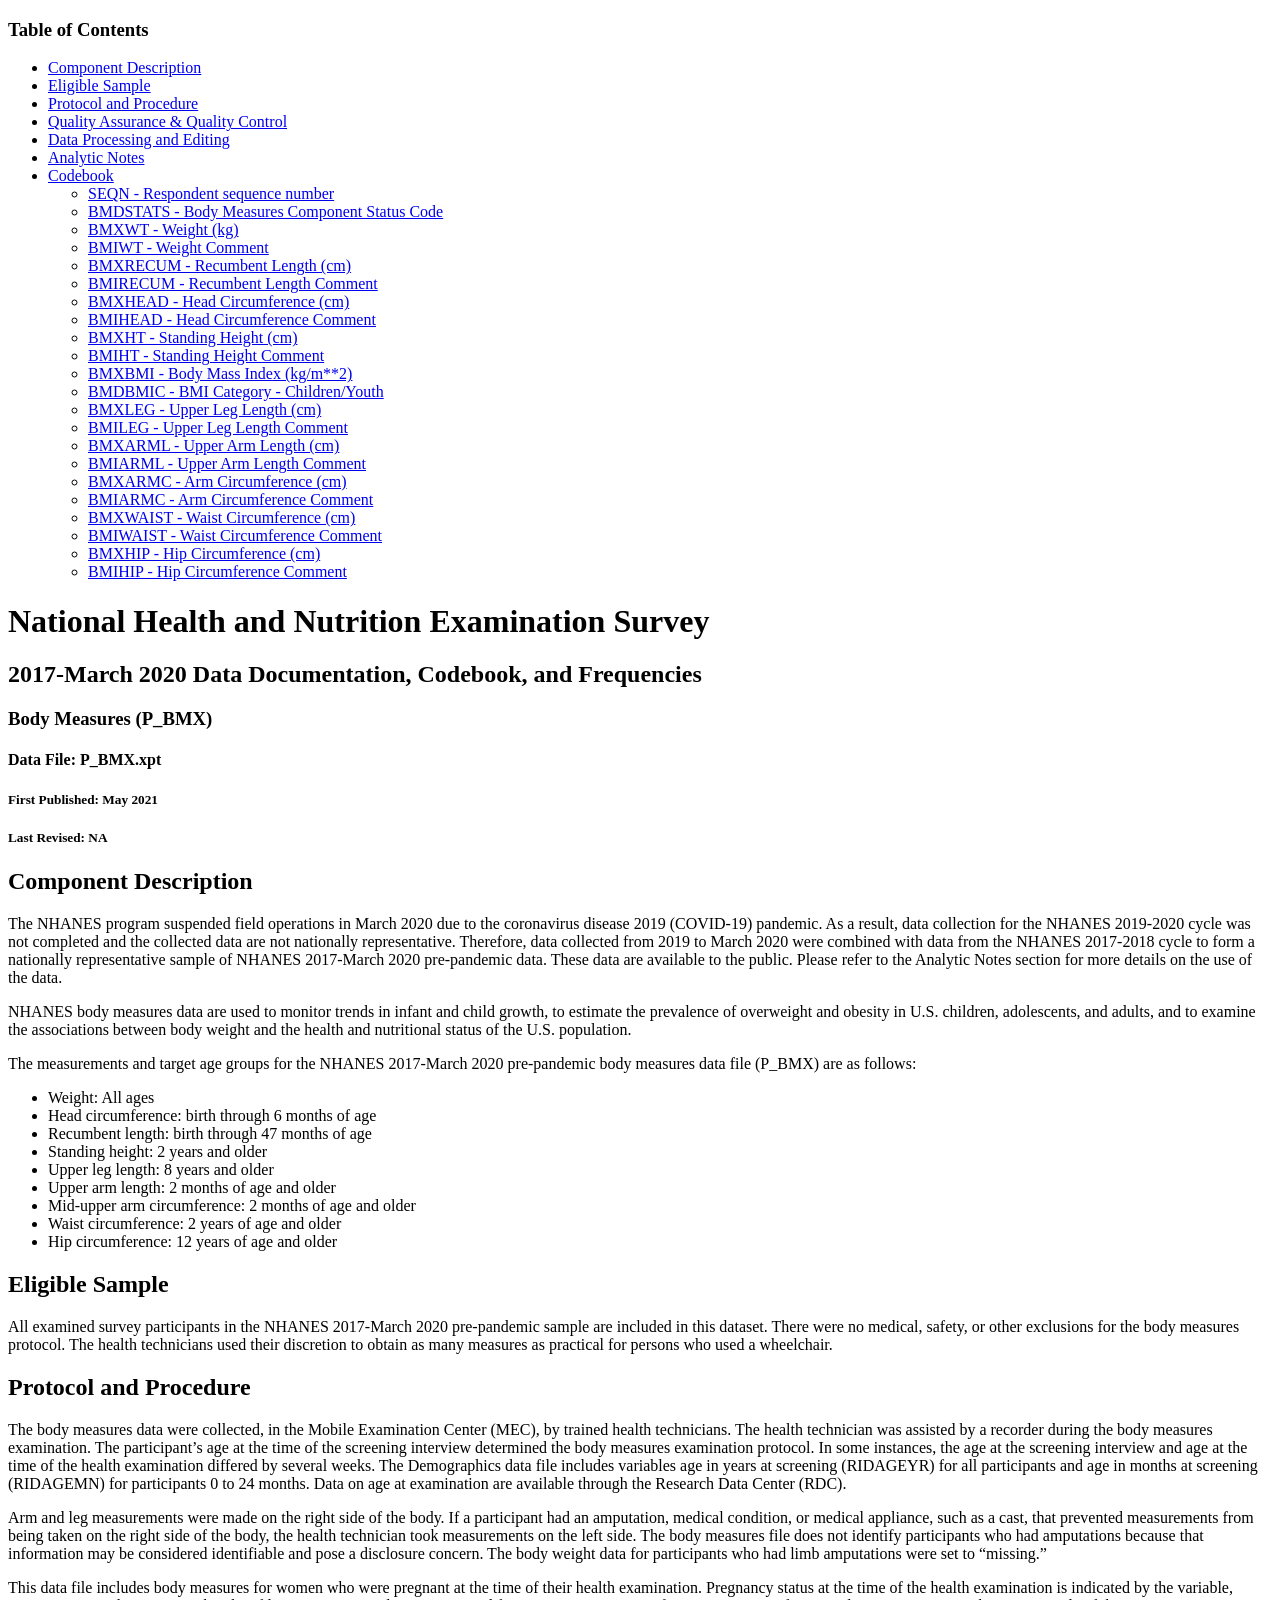
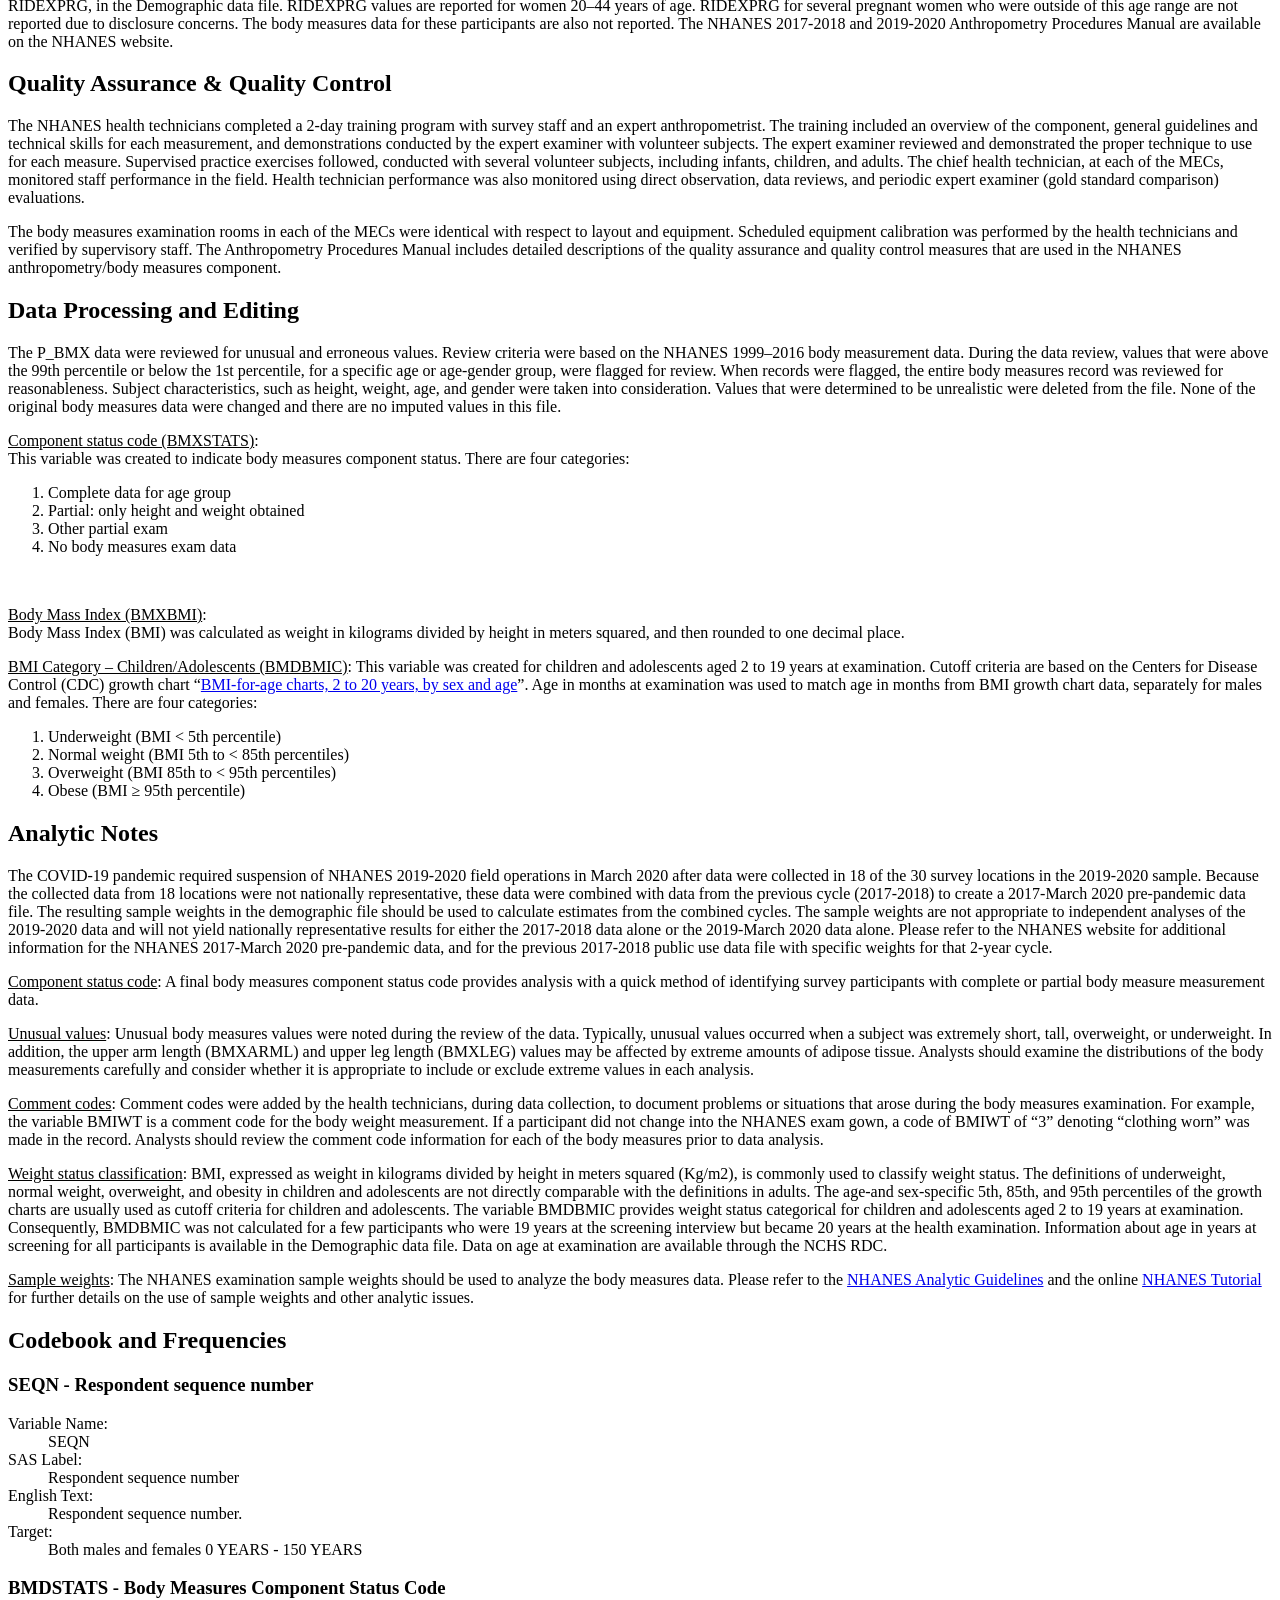
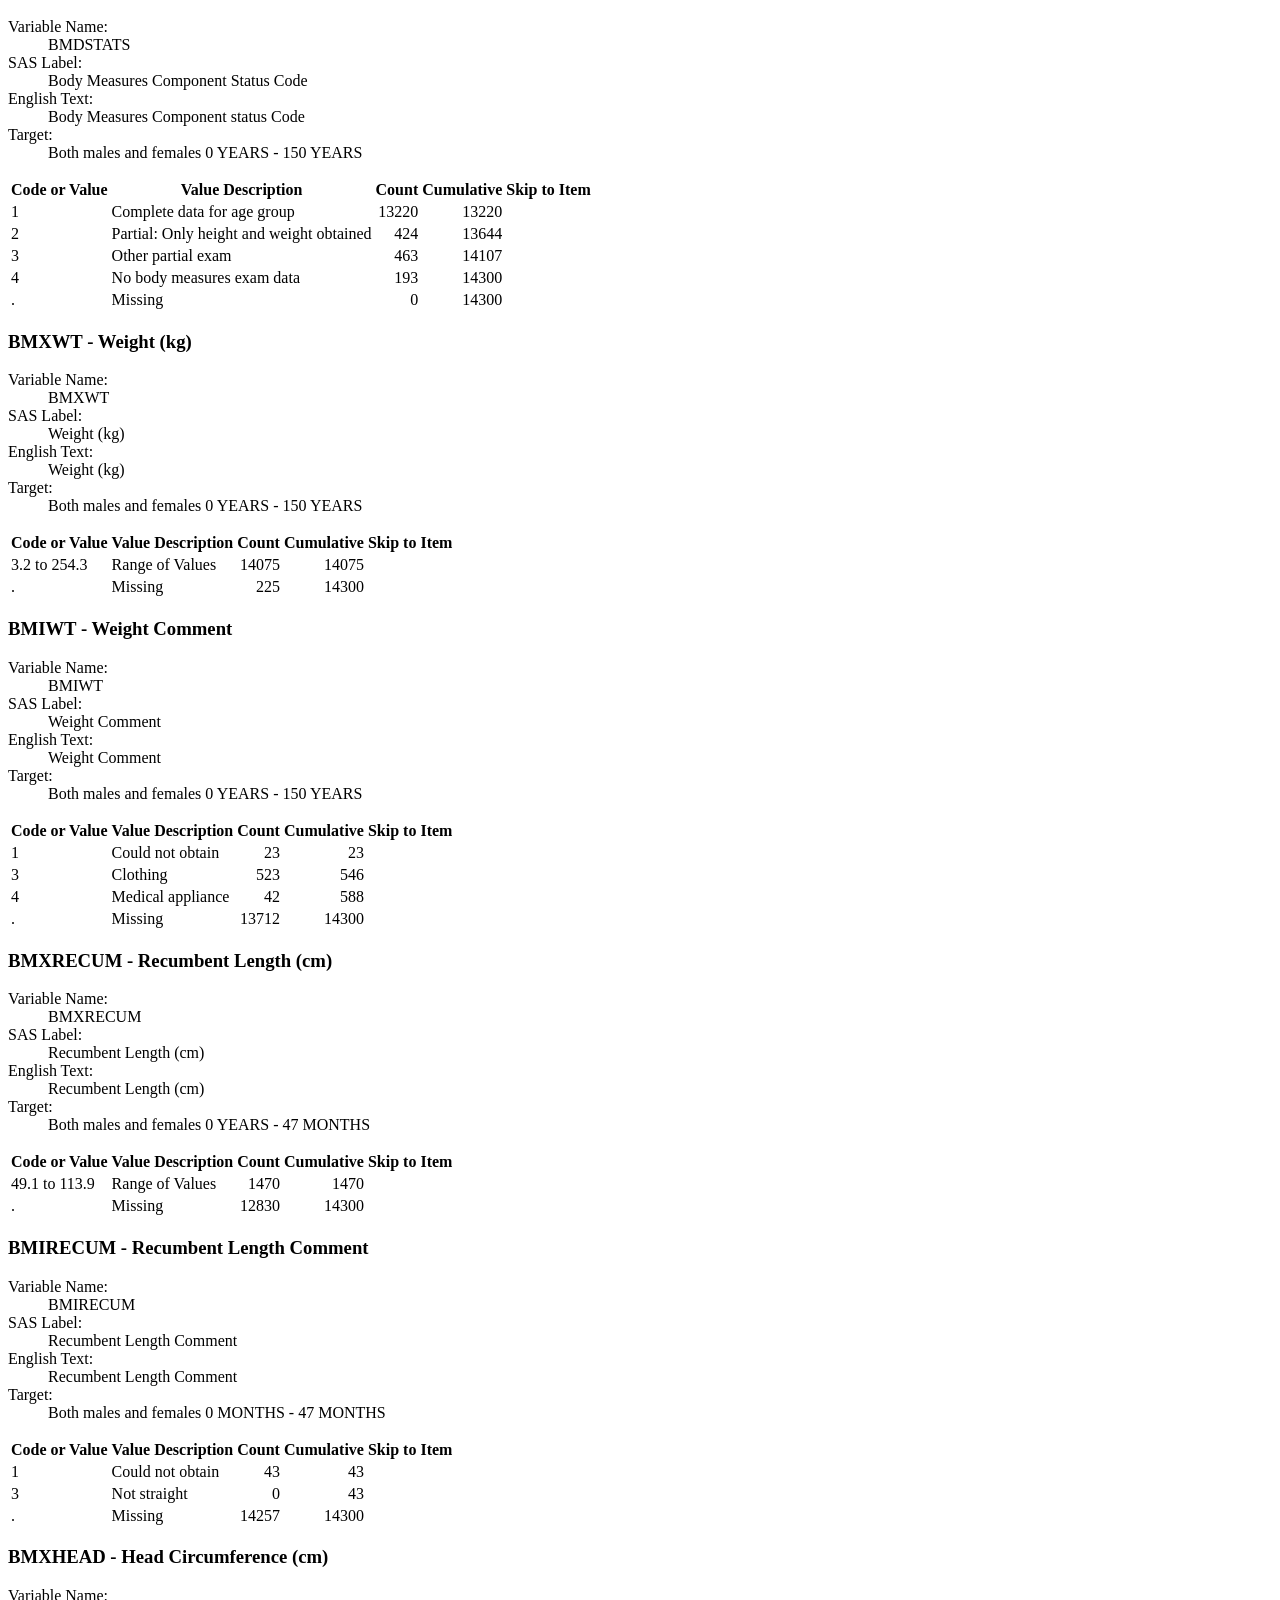
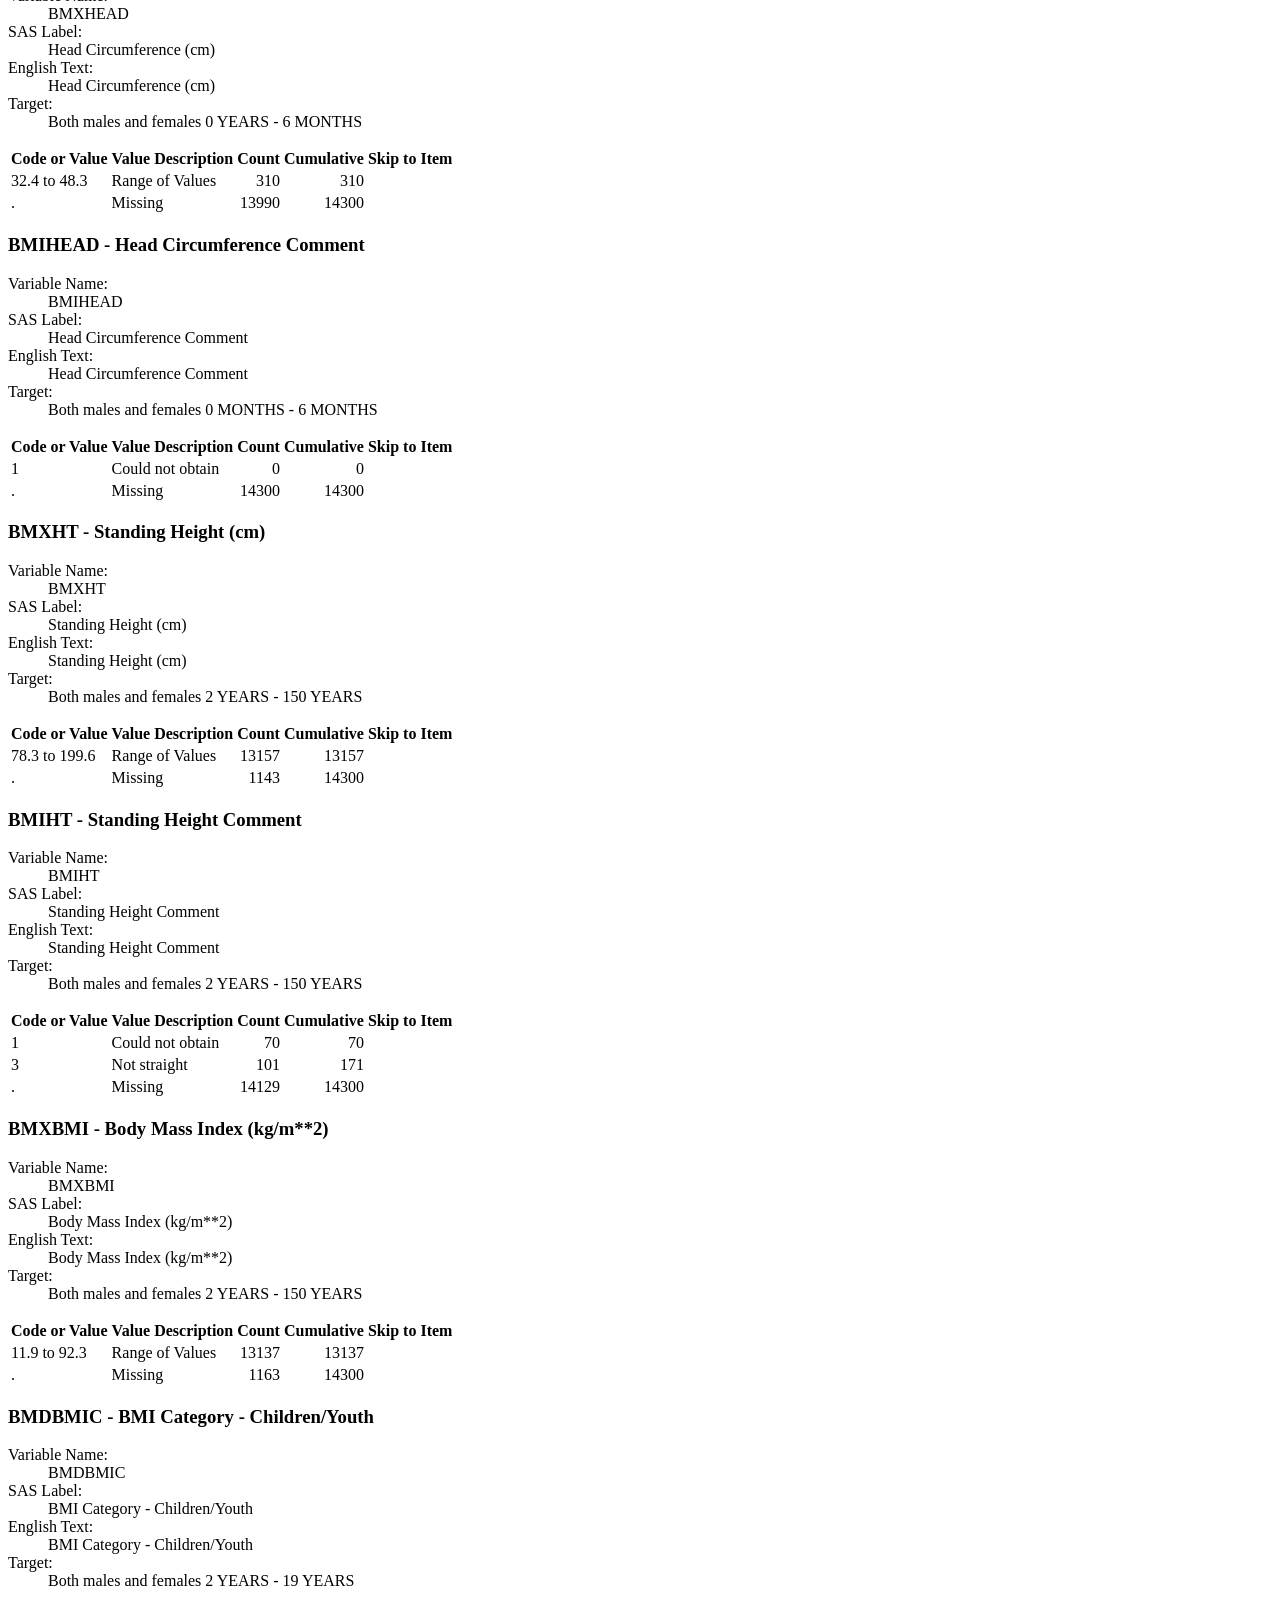
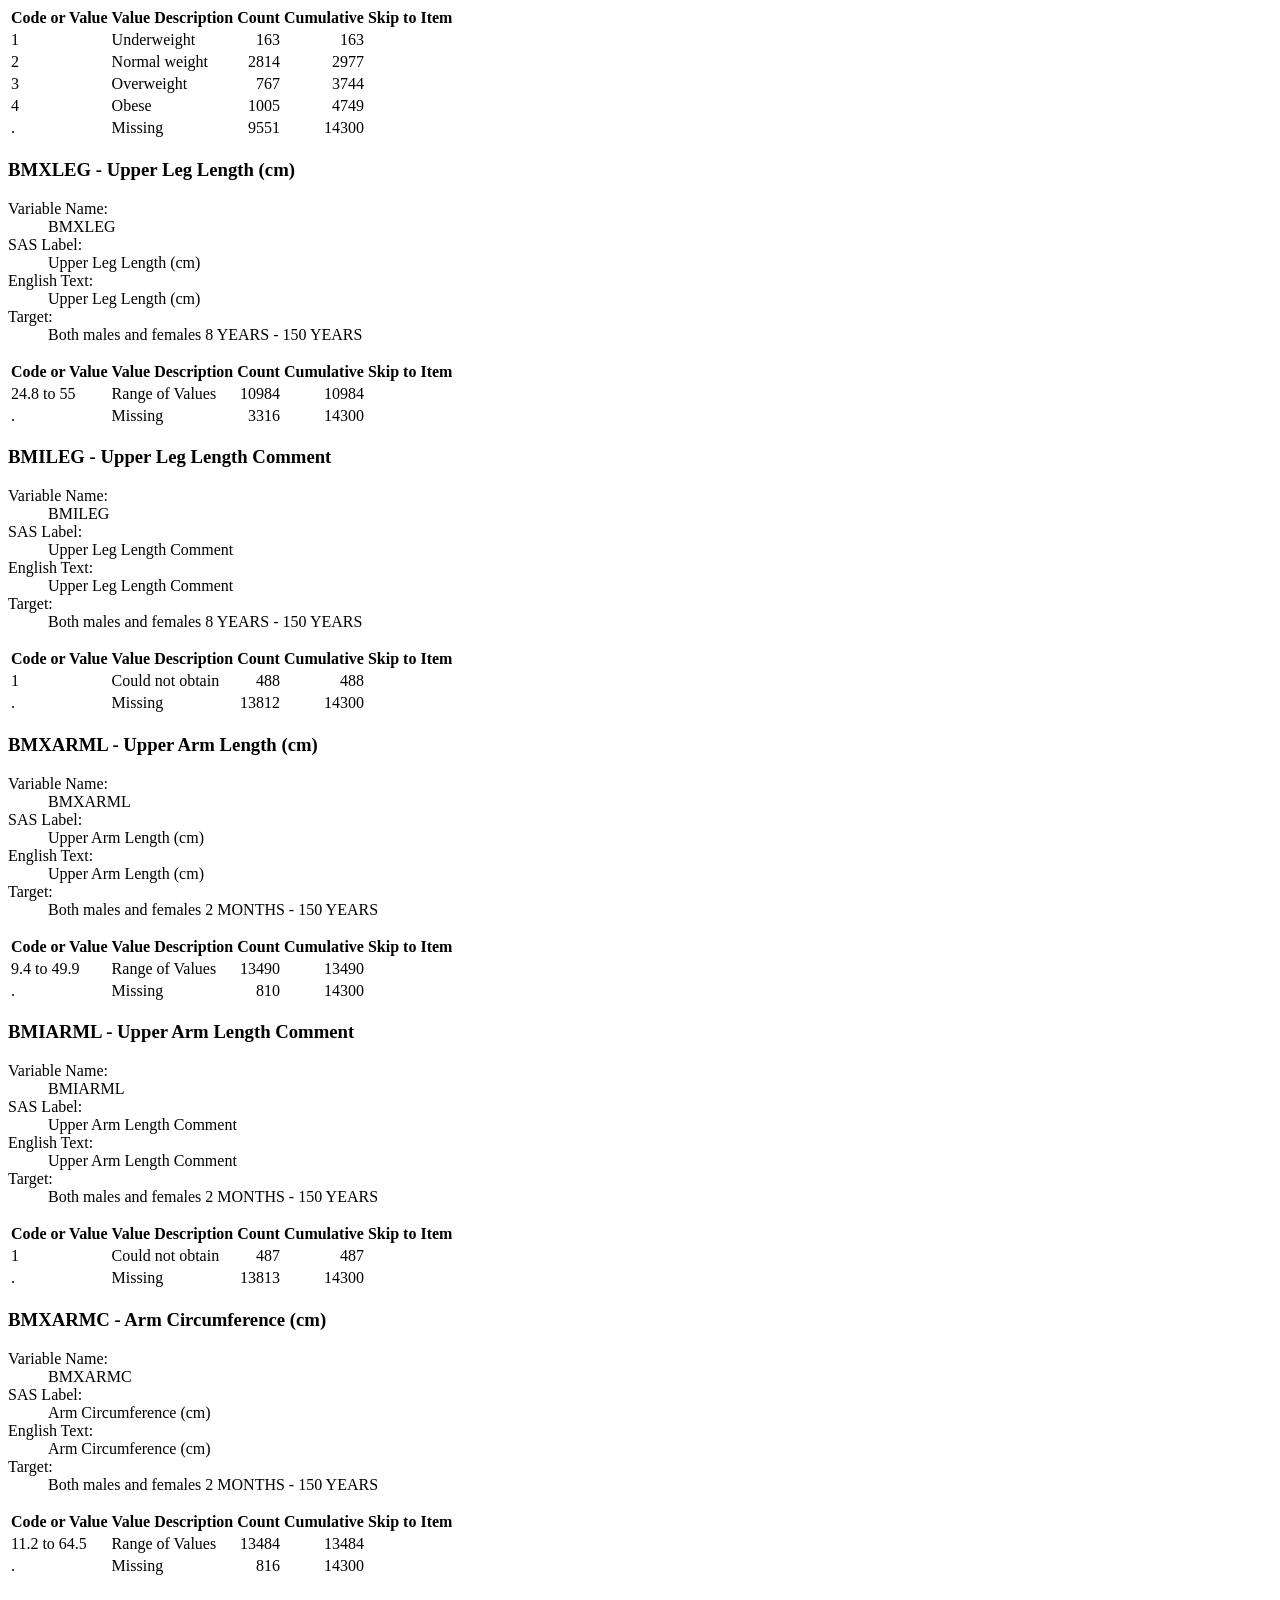
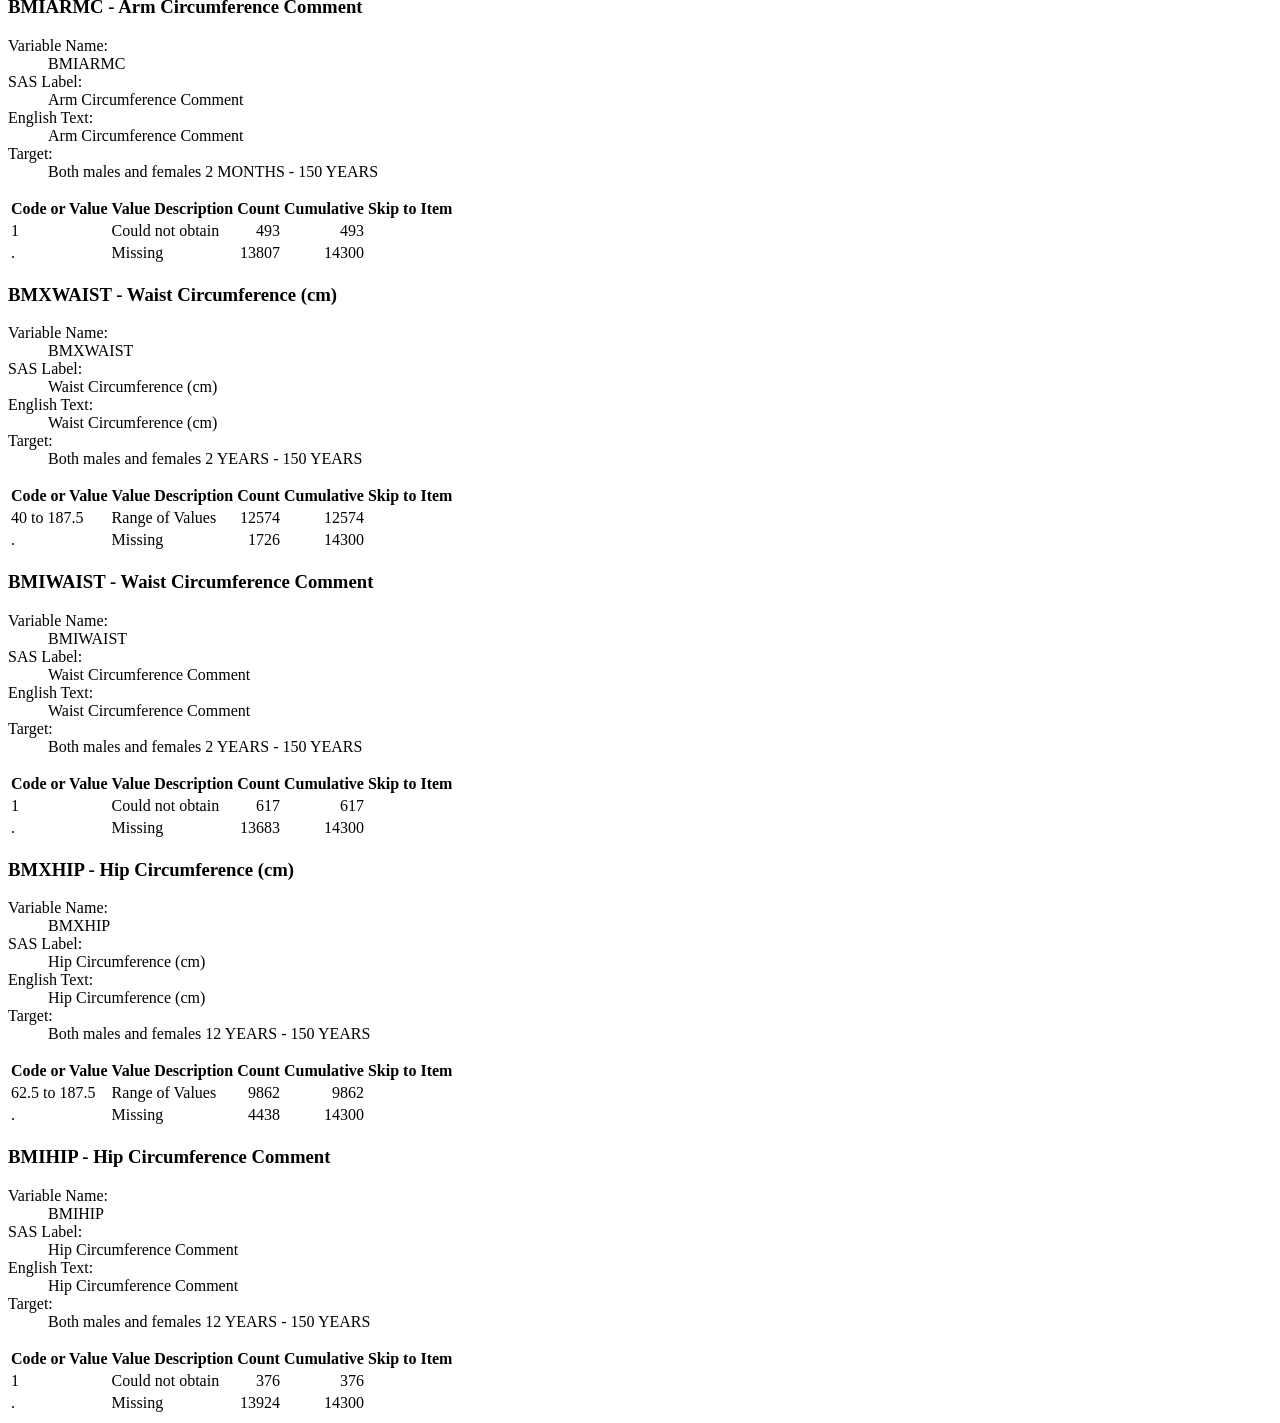
<file: data/P_BMX.html>
<!DOCTYPE html><html xml:lang="en" lang="en" xmlns="http://www.w3c.org/1999/xhtml">
  <head>
    <meta http-equiv="content-type" content="text/html; charset=utf-8" />
    <title>P_BMX</title>
    <meta name="title" content="NHANES 2017-March 2020: Body Measures  Data Documentation, Codebook, and Frequencies" />
    <link rel="stylesheet" href="https://wwwn.cdc.gov/nchs/nhanes/css/documentation.css" />
  </head>
  <body class="nhanes-doc">
    <div id="toc">
      <h3>Table of Contents</h3>
      <div id="toc-scroll">
        <ul>
          <li>
            <a href="#Component_Description">Component Description</a>
          </li>
          <li>
            <a href="#Eligible_Sample">Eligible Sample</a>
          </li>
          <li>
            <a href="#Protocol_and_Procedure">Protocol and Procedure</a>
          </li>
          <li>
            <a href="#Quality_Assurance_&amp;_Quality_Control">Quality Assurance &amp; Quality Control</a>
          </li>
          <li>
            <a href="#Data_Processing_and_Editing">Data Processing and Editing</a>
          </li>
          <li>
            <a href="#Analytic_Notes">Analytic Notes</a>
          </li>
          <li>
            <a href="#Codebook">Codebook</a>
            <ul id="CodebookLinks">
              <li>
                <a href="#SEQN">SEQN - Respondent sequence number</a>
              </li>
              <li>
                <a href="#BMDSTATS">BMDSTATS - Body Measures Component Status Code</a>
              </li>
              <li>
                <a href="#BMXWT">BMXWT - Weight (kg)</a>
              </li>
              <li>
                <a href="#BMIWT">BMIWT - Weight Comment</a>
              </li>
              <li>
                <a href="#BMXRECUM">BMXRECUM - Recumbent Length (cm) </a>
              </li>
              <li>
                <a href="#BMIRECUM">BMIRECUM - Recumbent Length Comment</a>
              </li>
              <li>
                <a href="#BMXHEAD">BMXHEAD - Head Circumference (cm) </a>
              </li>
              <li>
                <a href="#BMIHEAD">BMIHEAD - Head Circumference Comment</a>
              </li>
              <li>
                <a href="#BMXHT">BMXHT - Standing Height (cm)</a>
              </li>
              <li>
                <a href="#BMIHT">BMIHT - Standing Height Comment</a>
              </li>
              <li>
                <a href="#BMXBMI">BMXBMI - Body Mass Index (kg/m**2)</a>
              </li>
              <li>
                <a href="#BMDBMIC">BMDBMIC - BMI Category - Children/Youth</a>
              </li>
              <li>
                <a href="#BMXLEG">BMXLEG - Upper Leg Length (cm)</a>
              </li>
              <li>
                <a href="#BMILEG">BMILEG - Upper Leg Length Comment</a>
              </li>
              <li>
                <a href="#BMXARML">BMXARML - Upper Arm Length (cm)</a>
              </li>
              <li>
                <a href="#BMIARML">BMIARML - Upper Arm Length Comment</a>
              </li>
              <li>
                <a href="#BMXARMC">BMXARMC - Arm Circumference (cm)</a>
              </li>
              <li>
                <a href="#BMIARMC">BMIARMC - Arm Circumference Comment</a>
              </li>
              <li>
                <a href="#BMXWAIST">BMXWAIST - Waist Circumference (cm)</a>
              </li>
              <li>
                <a href="#BMIWAIST">BMIWAIST - Waist Circumference Comment</a>
              </li>
              <li>
                <a href="#BMXHIP">BMXHIP - Hip Circumference (cm)</a>
              </li>
              <li>
                <a href="#BMIHIP">BMIHIP - Hip Circumference Comment</a>
              </li>
            </ul>
          </li>
        </ul>
      </div>
    </div>
    <div id="wrapper">
      <div id="PageHeader">
        <h1>National Health and Nutrition Examination Survey</h1>
        <h2>2017-March 2020 Data Documentation, Codebook, and Frequencies</h2>
        <h3>Body Measures  (P_BMX)</h3>
        <h4> Data File: P_BMX.xpt</h4>
        <h5 class="left">First Published: May 2021</h5>
        <h5 class="right">Last Revised: NA</h5>
      </div>
      <div id="Sections">
        <h2 id="Component_Description">Component Description</h2><p>The NHANES program suspended field operations in March 2020 due to the coronavirus disease 2019 (COVID-19) pandemic. As a result, data collection for the NHANES 2019-2020 cycle was not completed and the collected data are not nationally representative. Therefore, data collected from 2019 to March 2020 were combined with data from the NHANES 2017-2018 cycle to form a nationally representative sample of NHANES 2017-March 2020 pre-pandemic data. These data are available to the public. Please refer to the Analytic Notes section for more details on the use of the data.</p>
<p>NHANES body measures data are used to monitor trends in infant and child growth, to estimate the prevalence of overweight and obesity in U.S. children, adolescents, and adults, and to examine the associations between body weight and the health and nutritional status of the U.S. population. </p>
<p>The measurements and target age groups for the NHANES 2017-March 2020 pre-pandemic body measures data file (P_BMX) are as follows: </p>
<ul>
    <li>Weight: All ages </li>
    <li>Head circumference: birth through 6 months of age </li>
    <li>Recumbent length: birth through 47 months of age </li>
    <li>Standing height: 2 years and older </li>
    <li>Upper leg length: 8 years and older </li>
    <li>Upper arm length: 2 months of age and older </li>
    <li>Mid-upper arm circumference: 2 months of age and older </li>
    <li>Waist circumference: 2 years of age and older </li>
    <li>Hip circumference: 12 years of age and older </li>
</ul><h2 id="Eligible_Sample">Eligible Sample</h2><p>All examined survey participants in the NHANES 2017-March 2020 pre-pandemic sample are included in this dataset. There were no medical, safety, or other exclusions for the body measures protocol. The health technicians used their discretion to obtain as many measures as practical for persons who used a wheelchair.</p><h2 id="Protocol_and_Procedure">Protocol and Procedure</h2><p> The body measures data were collected, in the Mobile Examination Center (MEC), by trained health technicians. The health technician was assisted by a recorder during the body measures examination. The participant&rsquo;s age at the time of the screening interview determined the body measures examination protocol. In some instances, the age at the screening interview and age at the time of the health examination differed by several weeks. The Demographics data file includes variables age in years at screening (RIDAGEYR) for all participants and age in months at screening (RIDAGEMN) for participants 0 to 24 months. Data on age at examination are available through the Research Data Center (RDC). </p>
<p>Arm and leg measurements were made on the right side of the body. If a participant had an amputation, medical condition, or medical appliance, such as a cast, that prevented measurements from being taken on the right side of the body, the health technician took measurements on the left side. The body measures file does not identify participants who had amputations because that information may be considered identifiable and pose a disclosure concern. The body weight data for participants who had limb amputations were set to &ldquo;missing.&rdquo; </p>
<p>This data file includes body measures for women who were pregnant at the time of their health examination. Pregnancy status at the time of the health examination is indicated by the variable, RIDEXPRG, in the Demographic data file. RIDEXPRG values are reported for women 20&ndash;44 years of age. RIDEXPRG for several pregnant women who were outside of this age range are not reported due to disclosure concerns. The body measures data for these participants are also not reported.
The NHANES 2017-2018 and 2019-2020 Anthropometry Procedures Manual are available on the NHANES website.
</p><h2 id="Quality_Assurance_&amp;_Quality_Control">Quality Assurance &amp; Quality Control</h2><p> The NHANES health technicians completed a 2-day training program with survey staff and an expert anthropometrist. The training included an overview of the component, general guidelines and technical skills for each measurement, and demonstrations conducted by the expert examiner with volunteer subjects. The expert examiner reviewed and demonstrated the proper technique to use for each measure. Supervised practice exercises followed, conducted with several volunteer subjects, including infants, children, and adults. The chief health technician, at each of the MECs, monitored staff performance in the field. Health technician performance was also monitored using direct observation, data reviews, and periodic expert examiner (gold standard comparison) evaluations. </p>
<p> The body measures examination rooms in each of the MECs were identical with respect to layout and equipment. Scheduled equipment calibration was performed by the health technicians and verified by supervisory staff. The Anthropometry Procedures Manual includes detailed descriptions of the quality assurance and quality control measures that are used in the NHANES anthropometry/body measures component.
</p><h2 id="Data_Processing_and_Editing">Data Processing and Editing</h2><p>The P_BMX data were reviewed for unusual and erroneous values. Review criteria were based on the NHANES 1999&ndash;2016 body measurement data. During the data review, values that were above the 99th percentile or below the 1st percentile, for a specific age or age-gender group, were flagged for review. When records were flagged, the entire body measures record was reviewed for reasonableness. Subject characteristics, such as height, weight, age, and gender were taken into consideration. Values that were determined to be unrealistic were deleted from the file. None of the original body measures data were changed and there are no imputed values in this file.</p>
<p><span style="text-decoration: underline;">Component status code (BMXSTATS)</span>:<br />
This variable was created to indicate body measures component status. There are four categories:<br />
</p>
<ol>
    <li> Complete data for age group </li>
    <li>Partial: only height and weight obtained </li>
    <li>Other partial exam </li>
    <li>No body measures exam data</li>
</ol>
<p>&nbsp;</p>
<p><span style="text-decoration: underline;"> Body Mass Index (BMXBMI)</span>:<br />
Body Mass Index (BMI) was calculated as weight in kilograms divided by height in meters squared, and then rounded to one decimal place.</p>
<p> <span style="text-decoration: underline;">BMI Category &ndash; Children/Adolescents (BMDBMIC)</span>:
This variable was created for children and adolescents aged 2 to 19 years at examination. Cutoff criteria are based on the Centers for Disease Control (CDC) growth chart &ldquo;<a href="https://www.cdc.gov/growthcharts/percentile_data_files.htm">BMI-for-age charts, 2 to 20 years, by sex and age</a>&rdquo;. Age in months at examination was used to match age in months from BMI growth chart data, separately for males and females. There are four categories:
</p>
<ol>
    <li>  Underweight (BMI &lt; 5th percentile) </li>
    <li>  Normal weight (BMI 5th to &lt; 85th percentiles)  </li>
    <li> Overweight (BMI 85th to &lt; 95th percentiles) </li>
    <li>  Obese (BMI &ge; 95th percentile)  </li>
</ol><h2 id="Analytic_Notes">Analytic Notes</h2><p>The COVID-19 pandemic required suspension of NHANES 2019-2020 field operations in March 2020 after data were collected in 18 of the 30 survey locations in the 2019-2020 sample. Because the collected data from 18 locations were not nationally representative, these data were combined with data from the previous cycle (2017-2018) to create a 2017-March 2020 pre-pandemic data file. The resulting sample weights in the demographic file should be used to calculate estimates from the combined cycles. The sample weights are not appropriate to independent analyses of the 2019-2020 data and will not yield nationally representative results for either the 2017-2018 data alone or the 2019-March 2020 data alone. Please refer to the NHANES website for additional information for the NHANES 2017-March 2020 pre-pandemic data, and for the previous 2017-2018 public use data file with specific weights for that 2-year cycle. </p>
<p><span style="text-decoration: underline;">Component status code</span>: A final body measures component status code provides analysis with a quick method of identifying survey participants with complete or partial body measure measurement data.</p>
<p><span style="text-decoration: underline;">Unusual values</span>: Unusual body measures values were noted during the review of the data. Typically, unusual values occurred when a subject was extremely short, tall, overweight, or underweight. In addition, the upper arm length (BMXARML) and upper leg length (BMXLEG) values may be affected by extreme amounts of adipose tissue. Analysts should examine the distributions of the body measurements carefully and consider whether it is appropriate to include or exclude extreme values in each analysis. </p>
<p><span style="text-decoration: underline;">Comment codes</span>: Comment codes were added by the health technicians, during data collection, to document problems or situations that arose during the body measures examination. For example, the variable BMIWT is a comment code for the body weight measurement. If a participant did not change into the NHANES exam gown, a code of BMIWT of &ldquo;3&rdquo; denoting &ldquo;clothing worn&rdquo; was made in the record. Analysts should review the comment code information for each of the body measures prior to data analysis.</p>
<p><span style="text-decoration: underline;">Weight status classification</span>: BMI, expressed as weight in kilograms divided by height in meters squared (Kg/m2), is commonly used to classify weight status. The definitions of underweight, normal weight, overweight, and obesity in children and adolescents are not directly comparable with the definitions in adults. The age-and sex-specific 5th, 85th, and 95th percentiles of the growth charts are usually used as cutoff criteria for children and adolescents. The variable BMDBMIC provides weight status categorical for children and adolescents aged 2 to 19 years at examination. Consequently, BMDBMIC was not calculated for a few participants who were 19 years at the screening interview but became 20 years at the health examination. Information about age in years at screening for all participants is available in the Demographic data file. Data on age at examination are available through the NCHS RDC. </p>
<p><span style="text-decoration: underline;">Sample weights</span>: The NHANES examination sample weights should be used to analyze the body measures data. Please refer to the <a href="https://wwwn.cdc.gov/nchs/nhanes/analyticguidelines.aspx">NHANES Analytic Guidelines</a> and the online <a href="http://www.cdc.gov/nchs/tutorials/">NHANES Tutorial </a>for further details on the use of sample weights and other analytic issues.  </p></div>
      <div id="Codebook">
        <h2>Codebook and Frequencies</h2>
        <div class="pagebreak">
          <h3 class="vartitle" id="SEQN">SEQN - Respondent sequence number</h3>
          <dl>
            <dt>Variable Name: </dt>
            <dd class="info">SEQN</dd>
            <dt>SAS Label: </dt>
            <dd>Respondent sequence number</dd>
            <dt>English Text: </dt>
            <dd class="info">Respondent sequence number.</dd>
            <dt>Target: </dt>
            <dd> Both males and females 0 YEARS -
			150 YEARS</dd>
          </dl>
        </div>
        <div class="pagebreak">
          <h3 class="vartitle" id="BMDSTATS">BMDSTATS - Body Measures Component Status Code</h3>
          <dl>
            <dt>Variable Name: </dt>
            <dd class="info">BMDSTATS</dd>
            <dt>SAS Label: </dt>
            <dd>Body Measures Component Status Code</dd>
            <dt>English Text: </dt>
            <dd class="info">Body Measures Component status Code</dd>
            <dt>Target: </dt>
            <dd> Both males and females 0 YEARS -
			150 YEARS</dd>
          </dl>
          <table class="values">
            <thead>
              <tr>
                <th scope="column" class="values">Code or Value</th>
                <th scope="column" class="values">Value Description</th>
                <th scope="column" class="values">Count</th>
                <th scope="column" class="values">Cumulative</th>
                <th scope="column" class="values">Skip to Item</th>
              </tr>
            </thead>
            <tbody>
              <tr>
                <td scope="row" class="values">1</td>
                <td class="values">Complete data for age group</td>
                <td class="values" align="right">13220</td>
                <td class="values" align="right">13220</td>
                <td class="values">
                </td>
              </tr>
              <tr>
                <td scope="row" class="values">2</td>
                <td class="values">Partial:  Only height and weight obtained</td>
                <td class="values" align="right">424</td>
                <td class="values" align="right">13644</td>
                <td class="values">
                </td>
              </tr>
              <tr>
                <td scope="row" class="values">3</td>
                <td class="values">Other partial exam</td>
                <td class="values" align="right">463</td>
                <td class="values" align="right">14107</td>
                <td class="values">
                </td>
              </tr>
              <tr>
                <td scope="row" class="values">4</td>
                <td class="values">No body measures exam data</td>
                <td class="values" align="right">193</td>
                <td class="values" align="right">14300</td>
                <td class="values">
                </td>
              </tr>
              <tr>
                <td scope="row" class="values">.</td>
                <td class="values">Missing</td>
                <td class="values" align="right">0</td>
                <td class="values" align="right">14300</td>
                <td class="values">
                </td>
              </tr>
            </tbody>
          </table>
        </div>
        <div class="pagebreak">
          <h3 class="vartitle" id="BMXWT">BMXWT - Weight (kg)</h3>
          <dl>
            <dt>Variable Name: </dt>
            <dd class="info">BMXWT</dd>
            <dt>SAS Label: </dt>
            <dd>Weight (kg)</dd>
            <dt>English Text: </dt>
            <dd class="info">Weight (kg)</dd>
            <dt>Target: </dt>
            <dd> Both males and females 0 YEARS -
			150 YEARS</dd>
          </dl>
          <table class="values">
            <thead>
              <tr>
                <th scope="column" class="values">Code or Value</th>
                <th scope="column" class="values">Value Description</th>
                <th scope="column" class="values">Count</th>
                <th scope="column" class="values">Cumulative</th>
                <th scope="column" class="values">Skip to Item</th>
              </tr>
            </thead>
            <tbody>
              <tr>
                <td scope="row" class="values">3.2 to 254.3</td>
                <td class="values">Range of Values</td>
                <td class="values" align="right">14075</td>
                <td class="values" align="right">14075</td>
                <td class="values">
                </td>
              </tr>
              <tr>
                <td scope="row" class="values">.</td>
                <td class="values">Missing</td>
                <td class="values" align="right">225</td>
                <td class="values" align="right">14300</td>
                <td class="values">
                </td>
              </tr>
            </tbody>
          </table>
        </div>
        <div class="pagebreak">
          <h3 class="vartitle" id="BMIWT">BMIWT - Weight Comment</h3>
          <dl>
            <dt>Variable Name: </dt>
            <dd class="info">BMIWT</dd>
            <dt>SAS Label: </dt>
            <dd>Weight Comment</dd>
            <dt>English Text: </dt>
            <dd class="info">Weight Comment</dd>
            <dt>Target: </dt>
            <dd> Both males and females 0 YEARS -
			150 YEARS</dd>
          </dl>
          <table class="values">
            <thead>
              <tr>
                <th scope="column" class="values">Code or Value</th>
                <th scope="column" class="values">Value Description</th>
                <th scope="column" class="values">Count</th>
                <th scope="column" class="values">Cumulative</th>
                <th scope="column" class="values">Skip to Item</th>
              </tr>
            </thead>
            <tbody>
              <tr>
                <td scope="row" class="values">1</td>
                <td class="values">Could not obtain</td>
                <td class="values" align="right">23</td>
                <td class="values" align="right">23</td>
                <td class="values">
                </td>
              </tr>
              <tr>
                <td scope="row" class="values">3</td>
                <td class="values">Clothing</td>
                <td class="values" align="right">523</td>
                <td class="values" align="right">546</td>
                <td class="values">
                </td>
              </tr>
              <tr>
                <td scope="row" class="values">4</td>
                <td class="values">Medical appliance</td>
                <td class="values" align="right">42</td>
                <td class="values" align="right">588</td>
                <td class="values">
                </td>
              </tr>
              <tr>
                <td scope="row" class="values">.</td>
                <td class="values">Missing</td>
                <td class="values" align="right">13712</td>
                <td class="values" align="right">14300</td>
                <td class="values">
                </td>
              </tr>
            </tbody>
          </table>
        </div>
        <div class="pagebreak">
          <h3 class="vartitle" id="BMXRECUM">BMXRECUM - Recumbent Length (cm) </h3>
          <dl>
            <dt>Variable Name: </dt>
            <dd class="info">BMXRECUM</dd>
            <dt>SAS Label: </dt>
            <dd>Recumbent Length (cm) </dd>
            <dt>English Text: </dt>
            <dd class="info">Recumbent Length (cm)</dd>
            <dt>Target: </dt>
            <dd> Both males and females 0 YEARS -
			47 MONTHS</dd>
          </dl>
          <table class="values">
            <thead>
              <tr>
                <th scope="column" class="values">Code or Value</th>
                <th scope="column" class="values">Value Description</th>
                <th scope="column" class="values">Count</th>
                <th scope="column" class="values">Cumulative</th>
                <th scope="column" class="values">Skip to Item</th>
              </tr>
            </thead>
            <tbody>
              <tr>
                <td scope="row" class="values">49.1 to 113.9</td>
                <td class="values">Range of Values</td>
                <td class="values" align="right">1470</td>
                <td class="values" align="right">1470</td>
                <td class="values">
                </td>
              </tr>
              <tr>
                <td scope="row" class="values">.</td>
                <td class="values">Missing</td>
                <td class="values" align="right">12830</td>
                <td class="values" align="right">14300</td>
                <td class="values">
                </td>
              </tr>
            </tbody>
          </table>
        </div>
        <div class="pagebreak">
          <h3 class="vartitle" id="BMIRECUM">BMIRECUM - Recumbent Length Comment</h3>
          <dl>
            <dt>Variable Name: </dt>
            <dd class="info">BMIRECUM</dd>
            <dt>SAS Label: </dt>
            <dd>Recumbent Length Comment</dd>
            <dt>English Text: </dt>
            <dd class="info">Recumbent Length Comment</dd>
            <dt>Target: </dt>
            <dd> Both males and females 0 MONTHS -
			47 MONTHS</dd>
          </dl>
          <table class="values">
            <thead>
              <tr>
                <th scope="column" class="values">Code or Value</th>
                <th scope="column" class="values">Value Description</th>
                <th scope="column" class="values">Count</th>
                <th scope="column" class="values">Cumulative</th>
                <th scope="column" class="values">Skip to Item</th>
              </tr>
            </thead>
            <tbody>
              <tr>
                <td scope="row" class="values">1</td>
                <td class="values">Could not obtain</td>
                <td class="values" align="right">43</td>
                <td class="values" align="right">43</td>
                <td class="values">
                </td>
              </tr>
              <tr>
                <td scope="row" class="values">3</td>
                <td class="values">Not straight</td>
                <td class="values" align="right">0</td>
                <td class="values" align="right">43</td>
                <td class="values">
                </td>
              </tr>
              <tr>
                <td scope="row" class="values">.</td>
                <td class="values">Missing</td>
                <td class="values" align="right">14257</td>
                <td class="values" align="right">14300</td>
                <td class="values">
                </td>
              </tr>
            </tbody>
          </table>
        </div>
        <div class="pagebreak">
          <h3 class="vartitle" id="BMXHEAD">BMXHEAD - Head Circumference (cm) </h3>
          <dl>
            <dt>Variable Name: </dt>
            <dd class="info">BMXHEAD</dd>
            <dt>SAS Label: </dt>
            <dd>Head Circumference (cm) </dd>
            <dt>English Text: </dt>
            <dd class="info">Head Circumference (cm)</dd>
            <dt>Target: </dt>
            <dd> Both males and females 0 YEARS -
			6 MONTHS</dd>
          </dl>
          <table class="values">
            <thead>
              <tr>
                <th scope="column" class="values">Code or Value</th>
                <th scope="column" class="values">Value Description</th>
                <th scope="column" class="values">Count</th>
                <th scope="column" class="values">Cumulative</th>
                <th scope="column" class="values">Skip to Item</th>
              </tr>
            </thead>
            <tbody>
              <tr>
                <td scope="row" class="values">32.4 to 48.3</td>
                <td class="values">Range of Values</td>
                <td class="values" align="right">310</td>
                <td class="values" align="right">310</td>
                <td class="values">
                </td>
              </tr>
              <tr>
                <td scope="row" class="values">.</td>
                <td class="values">Missing</td>
                <td class="values" align="right">13990</td>
                <td class="values" align="right">14300</td>
                <td class="values">
                </td>
              </tr>
            </tbody>
          </table>
        </div>
        <div class="pagebreak">
          <h3 class="vartitle" id="BMIHEAD">BMIHEAD - Head Circumference Comment</h3>
          <dl>
            <dt>Variable Name: </dt>
            <dd class="info">BMIHEAD</dd>
            <dt>SAS Label: </dt>
            <dd>Head Circumference Comment</dd>
            <dt>English Text: </dt>
            <dd class="info">Head Circumference Comment</dd>
            <dt>Target: </dt>
            <dd> Both males and females 0 MONTHS -
			6 MONTHS</dd>
          </dl>
          <table class="values">
            <thead>
              <tr>
                <th scope="column" class="values">Code or Value</th>
                <th scope="column" class="values">Value Description</th>
                <th scope="column" class="values">Count</th>
                <th scope="column" class="values">Cumulative</th>
                <th scope="column" class="values">Skip to Item</th>
              </tr>
            </thead>
            <tbody>
              <tr>
                <td scope="row" class="values">1</td>
                <td class="values">Could not obtain</td>
                <td class="values" align="right">0</td>
                <td class="values" align="right">0</td>
                <td class="values">
                </td>
              </tr>
              <tr>
                <td scope="row" class="values">.</td>
                <td class="values">Missing</td>
                <td class="values" align="right">14300</td>
                <td class="values" align="right">14300</td>
                <td class="values">
                </td>
              </tr>
            </tbody>
          </table>
        </div>
        <div class="pagebreak">
          <h3 class="vartitle" id="BMXHT">BMXHT - Standing Height (cm)</h3>
          <dl>
            <dt>Variable Name: </dt>
            <dd class="info">BMXHT</dd>
            <dt>SAS Label: </dt>
            <dd>Standing Height (cm)</dd>
            <dt>English Text: </dt>
            <dd class="info">Standing Height (cm)</dd>
            <dt>Target: </dt>
            <dd> Both males and females 2 YEARS -
			150 YEARS</dd>
          </dl>
          <table class="values">
            <thead>
              <tr>
                <th scope="column" class="values">Code or Value</th>
                <th scope="column" class="values">Value Description</th>
                <th scope="column" class="values">Count</th>
                <th scope="column" class="values">Cumulative</th>
                <th scope="column" class="values">Skip to Item</th>
              </tr>
            </thead>
            <tbody>
              <tr>
                <td scope="row" class="values">78.3 to 199.6</td>
                <td class="values">Range of Values</td>
                <td class="values" align="right">13157</td>
                <td class="values" align="right">13157</td>
                <td class="values">
                </td>
              </tr>
              <tr>
                <td scope="row" class="values">.</td>
                <td class="values">Missing</td>
                <td class="values" align="right">1143</td>
                <td class="values" align="right">14300</td>
                <td class="values">
                </td>
              </tr>
            </tbody>
          </table>
        </div>
        <div class="pagebreak">
          <h3 class="vartitle" id="BMIHT">BMIHT - Standing Height Comment</h3>
          <dl>
            <dt>Variable Name: </dt>
            <dd class="info">BMIHT</dd>
            <dt>SAS Label: </dt>
            <dd>Standing Height Comment</dd>
            <dt>English Text: </dt>
            <dd class="info">Standing Height Comment</dd>
            <dt>Target: </dt>
            <dd> Both males and females 2 YEARS -
			150 YEARS</dd>
          </dl>
          <table class="values">
            <thead>
              <tr>
                <th scope="column" class="values">Code or Value</th>
                <th scope="column" class="values">Value Description</th>
                <th scope="column" class="values">Count</th>
                <th scope="column" class="values">Cumulative</th>
                <th scope="column" class="values">Skip to Item</th>
              </tr>
            </thead>
            <tbody>
              <tr>
                <td scope="row" class="values">1</td>
                <td class="values">Could not obtain</td>
                <td class="values" align="right">70</td>
                <td class="values" align="right">70</td>
                <td class="values">
                </td>
              </tr>
              <tr>
                <td scope="row" class="values">3</td>
                <td class="values">Not straight</td>
                <td class="values" align="right">101</td>
                <td class="values" align="right">171</td>
                <td class="values">
                </td>
              </tr>
              <tr>
                <td scope="row" class="values">.</td>
                <td class="values">Missing</td>
                <td class="values" align="right">14129</td>
                <td class="values" align="right">14300</td>
                <td class="values">
                </td>
              </tr>
            </tbody>
          </table>
        </div>
        <div class="pagebreak">
          <h3 class="vartitle" id="BMXBMI">BMXBMI - Body Mass Index (kg/m**2)</h3>
          <dl>
            <dt>Variable Name: </dt>
            <dd class="info">BMXBMI</dd>
            <dt>SAS Label: </dt>
            <dd>Body Mass Index (kg/m**2)</dd>
            <dt>English Text: </dt>
            <dd class="info">Body Mass Index (kg/m**2)</dd>
            <dt>Target: </dt>
            <dd> Both males and females 2 YEARS -
			150 YEARS</dd>
          </dl>
          <table class="values">
            <thead>
              <tr>
                <th scope="column" class="values">Code or Value</th>
                <th scope="column" class="values">Value Description</th>
                <th scope="column" class="values">Count</th>
                <th scope="column" class="values">Cumulative</th>
                <th scope="column" class="values">Skip to Item</th>
              </tr>
            </thead>
            <tbody>
              <tr>
                <td scope="row" class="values">11.9 to 92.3</td>
                <td class="values">Range of Values</td>
                <td class="values" align="right">13137</td>
                <td class="values" align="right">13137</td>
                <td class="values">
                </td>
              </tr>
              <tr>
                <td scope="row" class="values">.</td>
                <td class="values">Missing</td>
                <td class="values" align="right">1163</td>
                <td class="values" align="right">14300</td>
                <td class="values">
                </td>
              </tr>
            </tbody>
          </table>
        </div>
        <div class="pagebreak">
          <h3 class="vartitle" id="BMDBMIC">BMDBMIC - BMI Category - Children/Youth</h3>
          <dl>
            <dt>Variable Name: </dt>
            <dd class="info">BMDBMIC</dd>
            <dt>SAS Label: </dt>
            <dd>BMI Category - Children/Youth</dd>
            <dt>English Text: </dt>
            <dd class="info">BMI Category - Children/Youth</dd>
            <dt>Target: </dt>
            <dd> Both males and females 2 YEARS -
			19 YEARS</dd>
          </dl>
          <table class="values">
            <thead>
              <tr>
                <th scope="column" class="values">Code or Value</th>
                <th scope="column" class="values">Value Description</th>
                <th scope="column" class="values">Count</th>
                <th scope="column" class="values">Cumulative</th>
                <th scope="column" class="values">Skip to Item</th>
              </tr>
            </thead>
            <tbody>
              <tr>
                <td scope="row" class="values">1</td>
                <td class="values">Underweight</td>
                <td class="values" align="right">163</td>
                <td class="values" align="right">163</td>
                <td class="values">
                </td>
              </tr>
              <tr>
                <td scope="row" class="values">2</td>
                <td class="values">Normal weight</td>
                <td class="values" align="right">2814</td>
                <td class="values" align="right">2977</td>
                <td class="values">
                </td>
              </tr>
              <tr>
                <td scope="row" class="values">3</td>
                <td class="values">Overweight</td>
                <td class="values" align="right">767</td>
                <td class="values" align="right">3744</td>
                <td class="values">
                </td>
              </tr>
              <tr>
                <td scope="row" class="values">4</td>
                <td class="values">Obese</td>
                <td class="values" align="right">1005</td>
                <td class="values" align="right">4749</td>
                <td class="values">
                </td>
              </tr>
              <tr>
                <td scope="row" class="values">.</td>
                <td class="values">Missing</td>
                <td class="values" align="right">9551</td>
                <td class="values" align="right">14300</td>
                <td class="values">
                </td>
              </tr>
            </tbody>
          </table>
        </div>
        <div class="pagebreak">
          <h3 class="vartitle" id="BMXLEG">BMXLEG - Upper Leg Length (cm)</h3>
          <dl>
            <dt>Variable Name: </dt>
            <dd class="info">BMXLEG</dd>
            <dt>SAS Label: </dt>
            <dd>Upper Leg Length (cm)</dd>
            <dt>English Text: </dt>
            <dd class="info">Upper Leg Length (cm)</dd>
            <dt>Target: </dt>
            <dd> Both males and females 8 YEARS -
			150 YEARS</dd>
          </dl>
          <table class="values">
            <thead>
              <tr>
                <th scope="column" class="values">Code or Value</th>
                <th scope="column" class="values">Value Description</th>
                <th scope="column" class="values">Count</th>
                <th scope="column" class="values">Cumulative</th>
                <th scope="column" class="values">Skip to Item</th>
              </tr>
            </thead>
            <tbody>
              <tr>
                <td scope="row" class="values">24.8 to 55</td>
                <td class="values">Range of Values</td>
                <td class="values" align="right">10984</td>
                <td class="values" align="right">10984</td>
                <td class="values">
                </td>
              </tr>
              <tr>
                <td scope="row" class="values">.</td>
                <td class="values">Missing</td>
                <td class="values" align="right">3316</td>
                <td class="values" align="right">14300</td>
                <td class="values">
                </td>
              </tr>
            </tbody>
          </table>
        </div>
        <div class="pagebreak">
          <h3 class="vartitle" id="BMILEG">BMILEG - Upper Leg Length Comment</h3>
          <dl>
            <dt>Variable Name: </dt>
            <dd class="info">BMILEG</dd>
            <dt>SAS Label: </dt>
            <dd>Upper Leg Length Comment</dd>
            <dt>English Text: </dt>
            <dd class="info">Upper Leg Length Comment</dd>
            <dt>Target: </dt>
            <dd> Both males and females 8 YEARS -
			150 YEARS</dd>
          </dl>
          <table class="values">
            <thead>
              <tr>
                <th scope="column" class="values">Code or Value</th>
                <th scope="column" class="values">Value Description</th>
                <th scope="column" class="values">Count</th>
                <th scope="column" class="values">Cumulative</th>
                <th scope="column" class="values">Skip to Item</th>
              </tr>
            </thead>
            <tbody>
              <tr>
                <td scope="row" class="values">1</td>
                <td class="values">Could not obtain</td>
                <td class="values" align="right">488</td>
                <td class="values" align="right">488</td>
                <td class="values">
                </td>
              </tr>
              <tr>
                <td scope="row" class="values">.</td>
                <td class="values">Missing</td>
                <td class="values" align="right">13812</td>
                <td class="values" align="right">14300</td>
                <td class="values">
                </td>
              </tr>
            </tbody>
          </table>
        </div>
        <div class="pagebreak">
          <h3 class="vartitle" id="BMXARML">BMXARML - Upper Arm Length (cm)</h3>
          <dl>
            <dt>Variable Name: </dt>
            <dd class="info">BMXARML</dd>
            <dt>SAS Label: </dt>
            <dd>Upper Arm Length (cm)</dd>
            <dt>English Text: </dt>
            <dd class="info">Upper Arm Length (cm)</dd>
            <dt>Target: </dt>
            <dd> Both males and females 2 MONTHS -
			150 YEARS</dd>
          </dl>
          <table class="values">
            <thead>
              <tr>
                <th scope="column" class="values">Code or Value</th>
                <th scope="column" class="values">Value Description</th>
                <th scope="column" class="values">Count</th>
                <th scope="column" class="values">Cumulative</th>
                <th scope="column" class="values">Skip to Item</th>
              </tr>
            </thead>
            <tbody>
              <tr>
                <td scope="row" class="values">9.4 to 49.9</td>
                <td class="values">Range of Values</td>
                <td class="values" align="right">13490</td>
                <td class="values" align="right">13490</td>
                <td class="values">
                </td>
              </tr>
              <tr>
                <td scope="row" class="values">.</td>
                <td class="values">Missing</td>
                <td class="values" align="right">810</td>
                <td class="values" align="right">14300</td>
                <td class="values">
                </td>
              </tr>
            </tbody>
          </table>
        </div>
        <div class="pagebreak">
          <h3 class="vartitle" id="BMIARML">BMIARML - Upper Arm Length Comment</h3>
          <dl>
            <dt>Variable Name: </dt>
            <dd class="info">BMIARML</dd>
            <dt>SAS Label: </dt>
            <dd>Upper Arm Length Comment</dd>
            <dt>English Text: </dt>
            <dd class="info">Upper Arm Length Comment</dd>
            <dt>Target: </dt>
            <dd> Both males and females 2 MONTHS -
			150 YEARS</dd>
          </dl>
          <table class="values">
            <thead>
              <tr>
                <th scope="column" class="values">Code or Value</th>
                <th scope="column" class="values">Value Description</th>
                <th scope="column" class="values">Count</th>
                <th scope="column" class="values">Cumulative</th>
                <th scope="column" class="values">Skip to Item</th>
              </tr>
            </thead>
            <tbody>
              <tr>
                <td scope="row" class="values">1</td>
                <td class="values">Could not obtain</td>
                <td class="values" align="right">487</td>
                <td class="values" align="right">487</td>
                <td class="values">
                </td>
              </tr>
              <tr>
                <td scope="row" class="values">.</td>
                <td class="values">Missing</td>
                <td class="values" align="right">13813</td>
                <td class="values" align="right">14300</td>
                <td class="values">
                </td>
              </tr>
            </tbody>
          </table>
        </div>
        <div class="pagebreak">
          <h3 class="vartitle" id="BMXARMC">BMXARMC - Arm Circumference (cm)</h3>
          <dl>
            <dt>Variable Name: </dt>
            <dd class="info">BMXARMC</dd>
            <dt>SAS Label: </dt>
            <dd>Arm Circumference (cm)</dd>
            <dt>English Text: </dt>
            <dd class="info">Arm Circumference (cm)</dd>
            <dt>Target: </dt>
            <dd> Both males and females 2 MONTHS -
			150 YEARS</dd>
          </dl>
          <table class="values">
            <thead>
              <tr>
                <th scope="column" class="values">Code or Value</th>
                <th scope="column" class="values">Value Description</th>
                <th scope="column" class="values">Count</th>
                <th scope="column" class="values">Cumulative</th>
                <th scope="column" class="values">Skip to Item</th>
              </tr>
            </thead>
            <tbody>
              <tr>
                <td scope="row" class="values">11.2 to 64.5</td>
                <td class="values">Range of Values</td>
                <td class="values" align="right">13484</td>
                <td class="values" align="right">13484</td>
                <td class="values">
                </td>
              </tr>
              <tr>
                <td scope="row" class="values">.</td>
                <td class="values">Missing</td>
                <td class="values" align="right">816</td>
                <td class="values" align="right">14300</td>
                <td class="values">
                </td>
              </tr>
            </tbody>
          </table>
        </div>
        <div class="pagebreak">
          <h3 class="vartitle" id="BMIARMC">BMIARMC - Arm Circumference Comment</h3>
          <dl>
            <dt>Variable Name: </dt>
            <dd class="info">BMIARMC</dd>
            <dt>SAS Label: </dt>
            <dd>Arm Circumference Comment</dd>
            <dt>English Text: </dt>
            <dd class="info">Arm Circumference Comment</dd>
            <dt>Target: </dt>
            <dd> Both males and females 2 MONTHS -
			150 YEARS</dd>
          </dl>
          <table class="values">
            <thead>
              <tr>
                <th scope="column" class="values">Code or Value</th>
                <th scope="column" class="values">Value Description</th>
                <th scope="column" class="values">Count</th>
                <th scope="column" class="values">Cumulative</th>
                <th scope="column" class="values">Skip to Item</th>
              </tr>
            </thead>
            <tbody>
              <tr>
                <td scope="row" class="values">1</td>
                <td class="values">Could not obtain</td>
                <td class="values" align="right">493</td>
                <td class="values" align="right">493</td>
                <td class="values">
                </td>
              </tr>
              <tr>
                <td scope="row" class="values">.</td>
                <td class="values">Missing</td>
                <td class="values" align="right">13807</td>
                <td class="values" align="right">14300</td>
                <td class="values">
                </td>
              </tr>
            </tbody>
          </table>
        </div>
        <div class="pagebreak">
          <h3 class="vartitle" id="BMXWAIST">BMXWAIST - Waist Circumference (cm)</h3>
          <dl>
            <dt>Variable Name: </dt>
            <dd class="info">BMXWAIST</dd>
            <dt>SAS Label: </dt>
            <dd>Waist Circumference (cm)</dd>
            <dt>English Text: </dt>
            <dd class="info">Waist Circumference (cm)</dd>
            <dt>Target: </dt>
            <dd> Both males and females 2 YEARS -
			150 YEARS</dd>
          </dl>
          <table class="values">
            <thead>
              <tr>
                <th scope="column" class="values">Code or Value</th>
                <th scope="column" class="values">Value Description</th>
                <th scope="column" class="values">Count</th>
                <th scope="column" class="values">Cumulative</th>
                <th scope="column" class="values">Skip to Item</th>
              </tr>
            </thead>
            <tbody>
              <tr>
                <td scope="row" class="values">40 to 187.5</td>
                <td class="values">Range of Values</td>
                <td class="values" align="right">12574</td>
                <td class="values" align="right">12574</td>
                <td class="values">
                </td>
              </tr>
              <tr>
                <td scope="row" class="values">.</td>
                <td class="values">Missing</td>
                <td class="values" align="right">1726</td>
                <td class="values" align="right">14300</td>
                <td class="values">
                </td>
              </tr>
            </tbody>
          </table>
        </div>
        <div class="pagebreak">
          <h3 class="vartitle" id="BMIWAIST">BMIWAIST - Waist Circumference Comment</h3>
          <dl>
            <dt>Variable Name: </dt>
            <dd class="info">BMIWAIST</dd>
            <dt>SAS Label: </dt>
            <dd>Waist Circumference Comment</dd>
            <dt>English Text: </dt>
            <dd class="info">Waist Circumference Comment</dd>
            <dt>Target: </dt>
            <dd> Both males and females 2 YEARS -
			150 YEARS</dd>
          </dl>
          <table class="values">
            <thead>
              <tr>
                <th scope="column" class="values">Code or Value</th>
                <th scope="column" class="values">Value Description</th>
                <th scope="column" class="values">Count</th>
                <th scope="column" class="values">Cumulative</th>
                <th scope="column" class="values">Skip to Item</th>
              </tr>
            </thead>
            <tbody>
              <tr>
                <td scope="row" class="values">1</td>
                <td class="values">Could not obtain</td>
                <td class="values" align="right">617</td>
                <td class="values" align="right">617</td>
                <td class="values">
                </td>
              </tr>
              <tr>
                <td scope="row" class="values">.</td>
                <td class="values">Missing</td>
                <td class="values" align="right">13683</td>
                <td class="values" align="right">14300</td>
                <td class="values">
                </td>
              </tr>
            </tbody>
          </table>
        </div>
        <div class="pagebreak">
          <h3 class="vartitle" id="BMXHIP">BMXHIP - Hip Circumference (cm)</h3>
          <dl>
            <dt>Variable Name: </dt>
            <dd class="info">BMXHIP</dd>
            <dt>SAS Label: </dt>
            <dd>Hip Circumference (cm)</dd>
            <dt>English Text: </dt>
            <dd class="info">Hip Circumference (cm)</dd>
            <dt>Target: </dt>
            <dd> Both males and females 12 YEARS -
			150 YEARS</dd>
          </dl>
          <table class="values">
            <thead>
              <tr>
                <th scope="column" class="values">Code or Value</th>
                <th scope="column" class="values">Value Description</th>
                <th scope="column" class="values">Count</th>
                <th scope="column" class="values">Cumulative</th>
                <th scope="column" class="values">Skip to Item</th>
              </tr>
            </thead>
            <tbody>
              <tr>
                <td scope="row" class="values">62.5 to 187.5</td>
                <td class="values">Range of Values</td>
                <td class="values" align="right">9862</td>
                <td class="values" align="right">9862</td>
                <td class="values">
                </td>
              </tr>
              <tr>
                <td scope="row" class="values">.</td>
                <td class="values">Missing</td>
                <td class="values" align="right">4438</td>
                <td class="values" align="right">14300</td>
                <td class="values">
                </td>
              </tr>
            </tbody>
          </table>
        </div>
        <div class="pagebreak">
          <h3 class="vartitle" id="BMIHIP">BMIHIP - Hip Circumference Comment</h3>
          <dl>
            <dt>Variable Name: </dt>
            <dd class="info">BMIHIP</dd>
            <dt>SAS Label: </dt>
            <dd>Hip Circumference Comment</dd>
            <dt>English Text: </dt>
            <dd class="info">Hip Circumference Comment</dd>
            <dt>Target: </dt>
            <dd> Both males and females 12 YEARS -
			150 YEARS</dd>
          </dl>
          <table class="values">
            <thead>
              <tr>
                <th scope="column" class="values">Code or Value</th>
                <th scope="column" class="values">Value Description</th>
                <th scope="column" class="values">Count</th>
                <th scope="column" class="values">Cumulative</th>
                <th scope="column" class="values">Skip to Item</th>
              </tr>
            </thead>
            <tbody>
              <tr>
                <td scope="row" class="values">1</td>
                <td class="values">Could not obtain</td>
                <td class="values" align="right">376</td>
                <td class="values" align="right">376</td>
                <td class="values">
                </td>
              </tr>
              <tr>
                <td scope="row" class="values">.</td>
                <td class="values">Missing</td>
                <td class="values" align="right">13924</td>
                <td class="values" align="right">14300</td>
                <td class="values">
                </td>
              </tr>
            </tbody>
          </table>
        </div>
      </div>
    </div>
  </body>
</html>
</file>
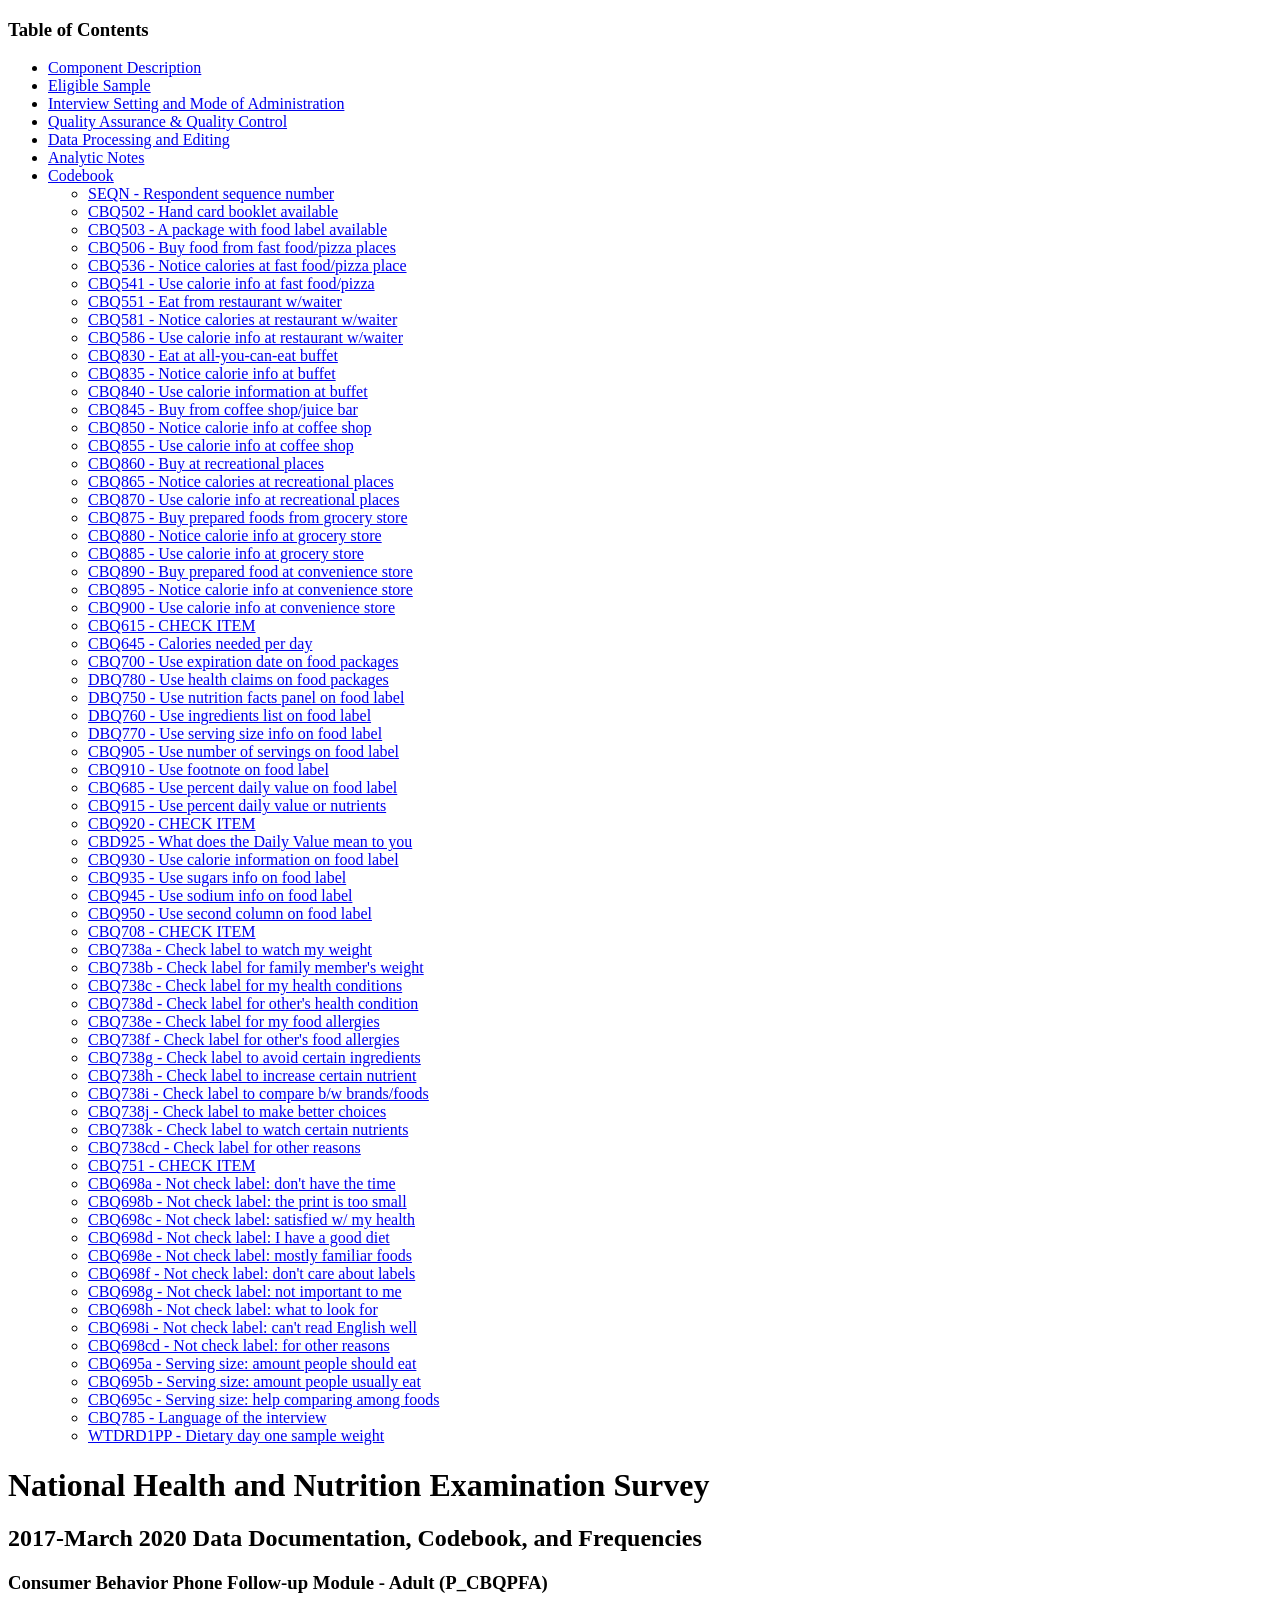
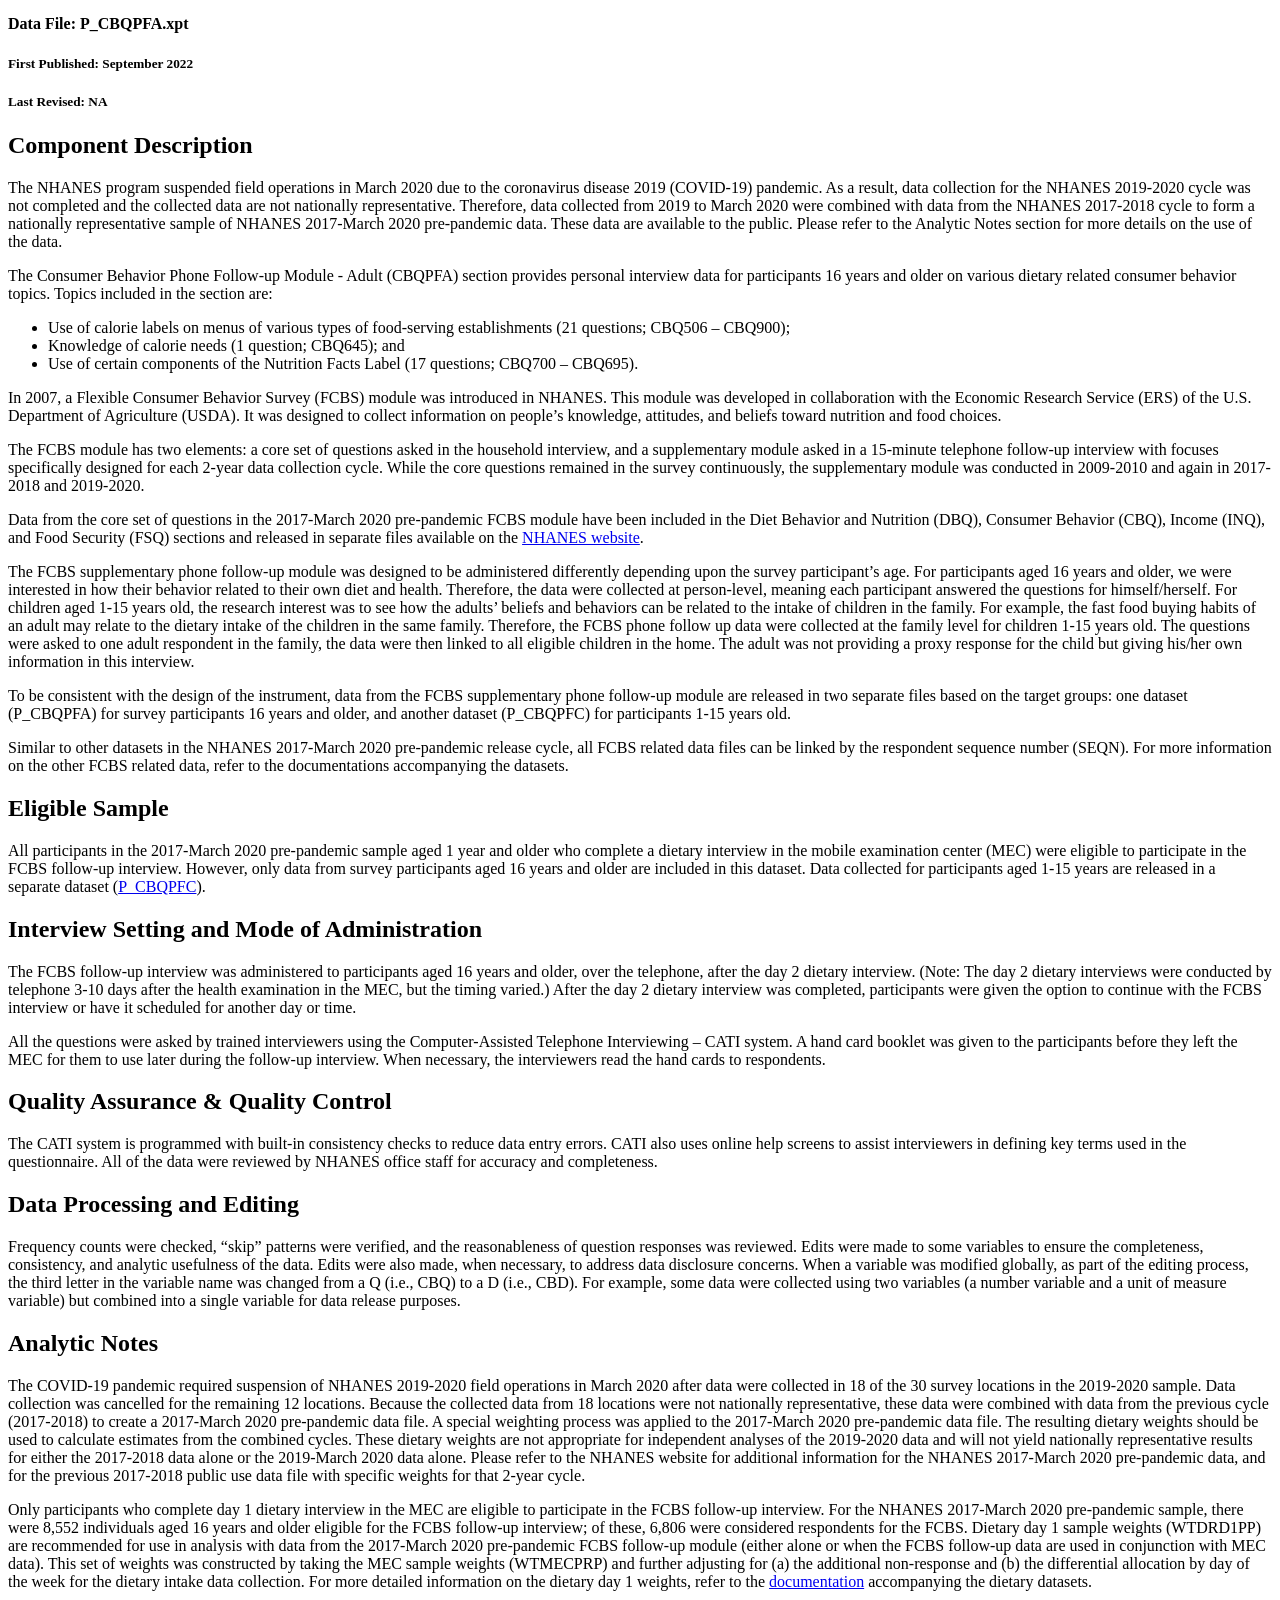
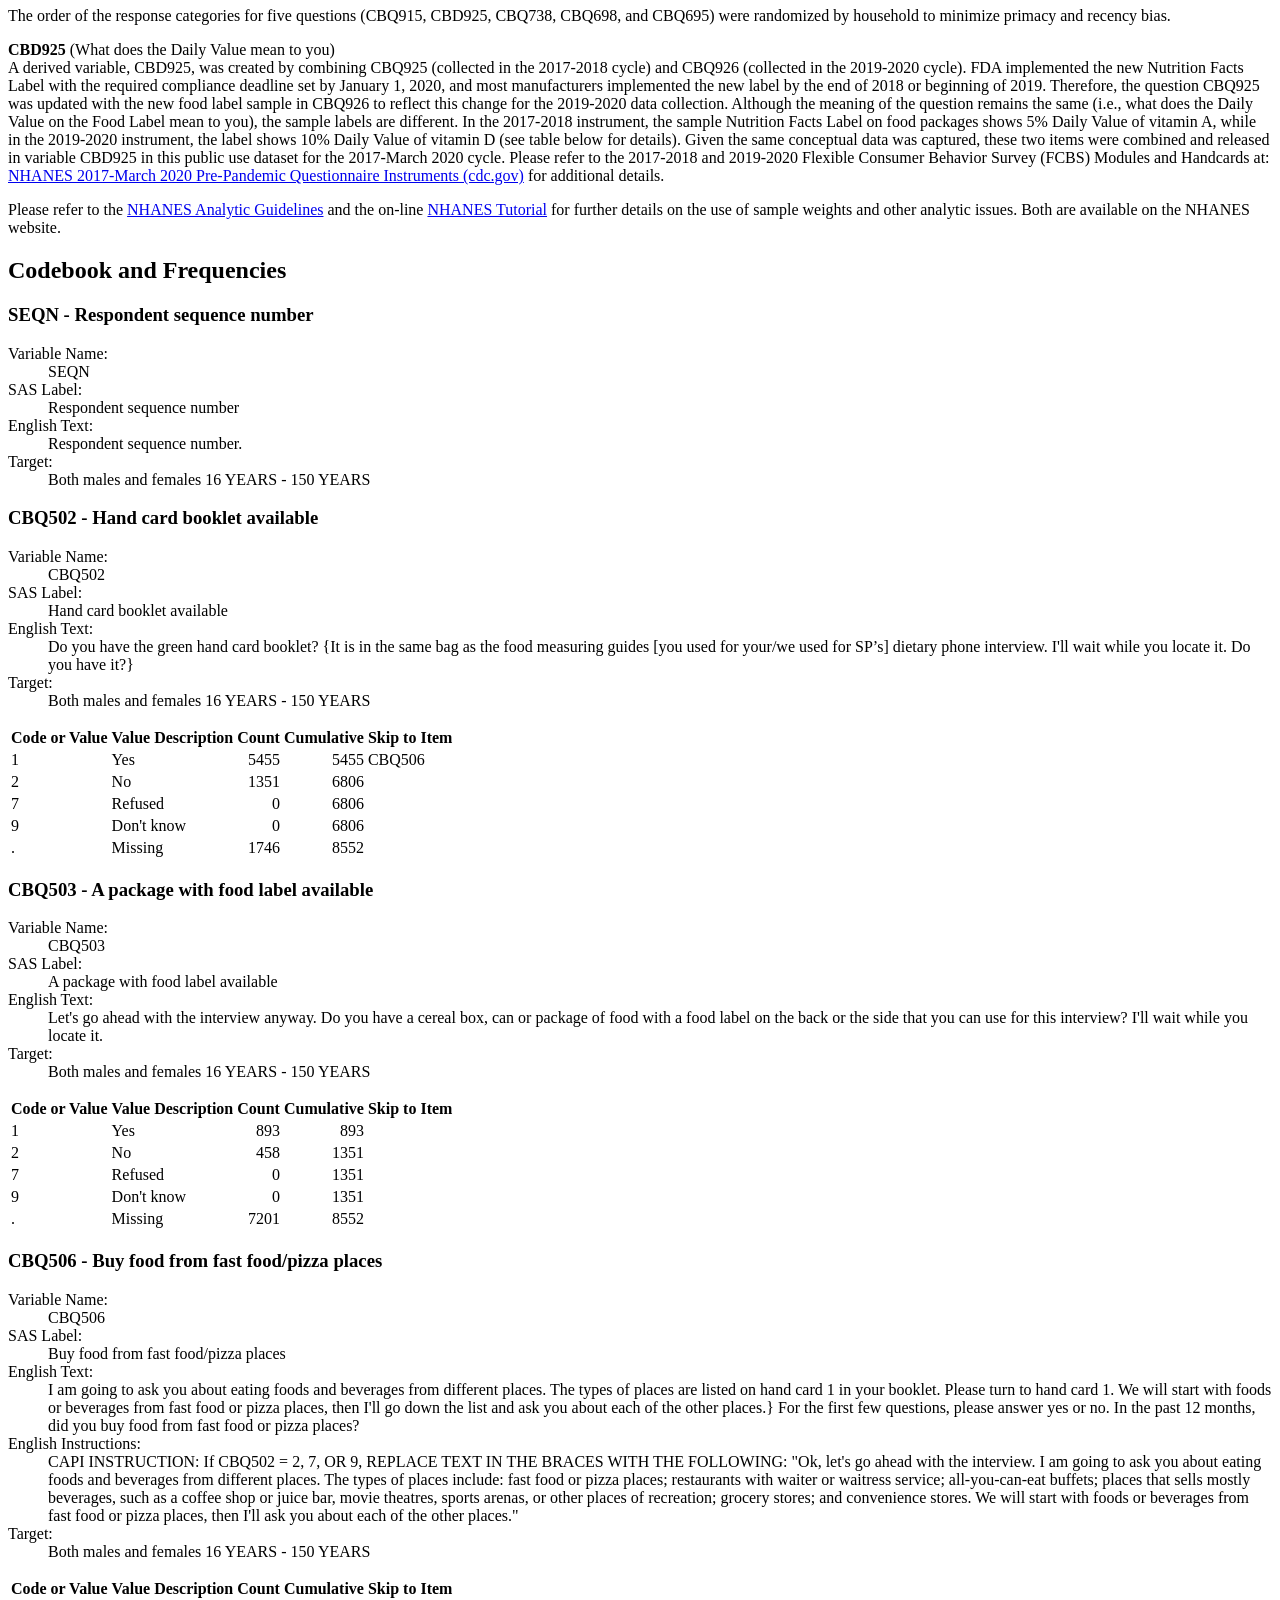
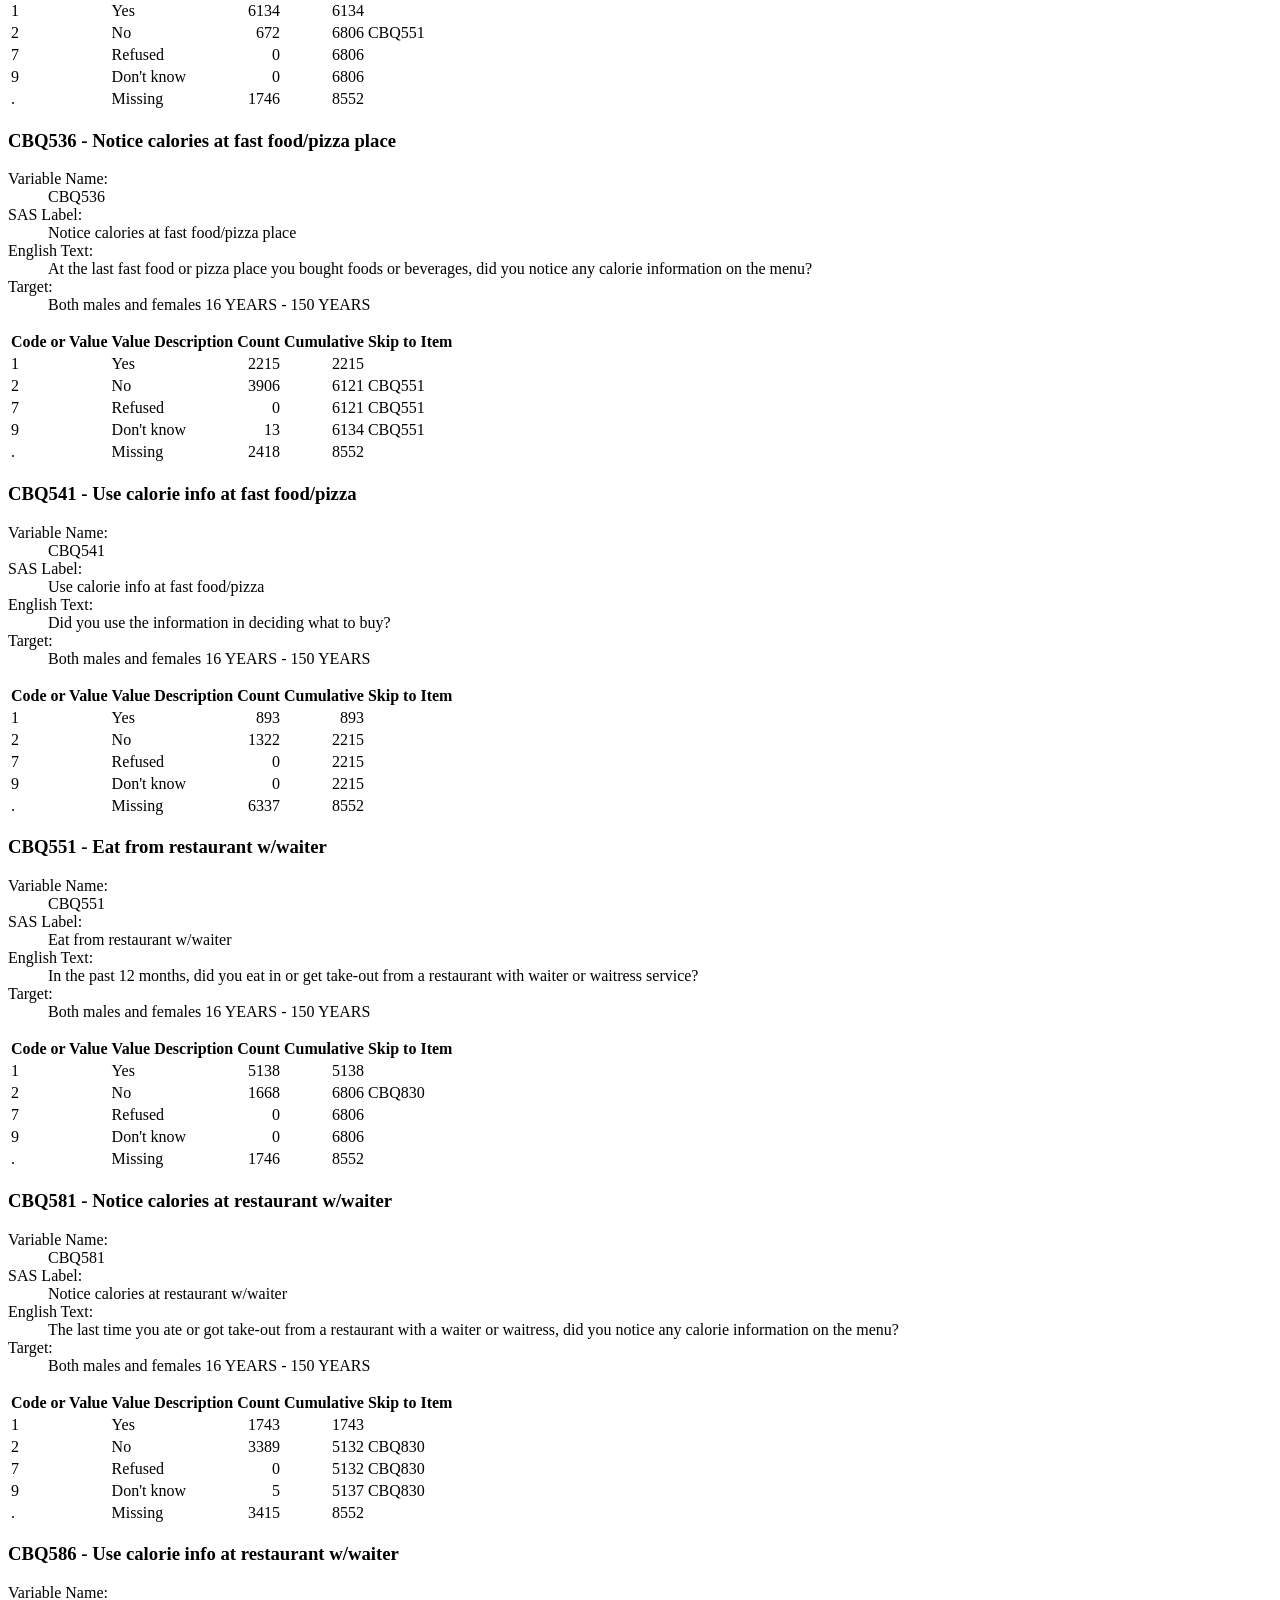
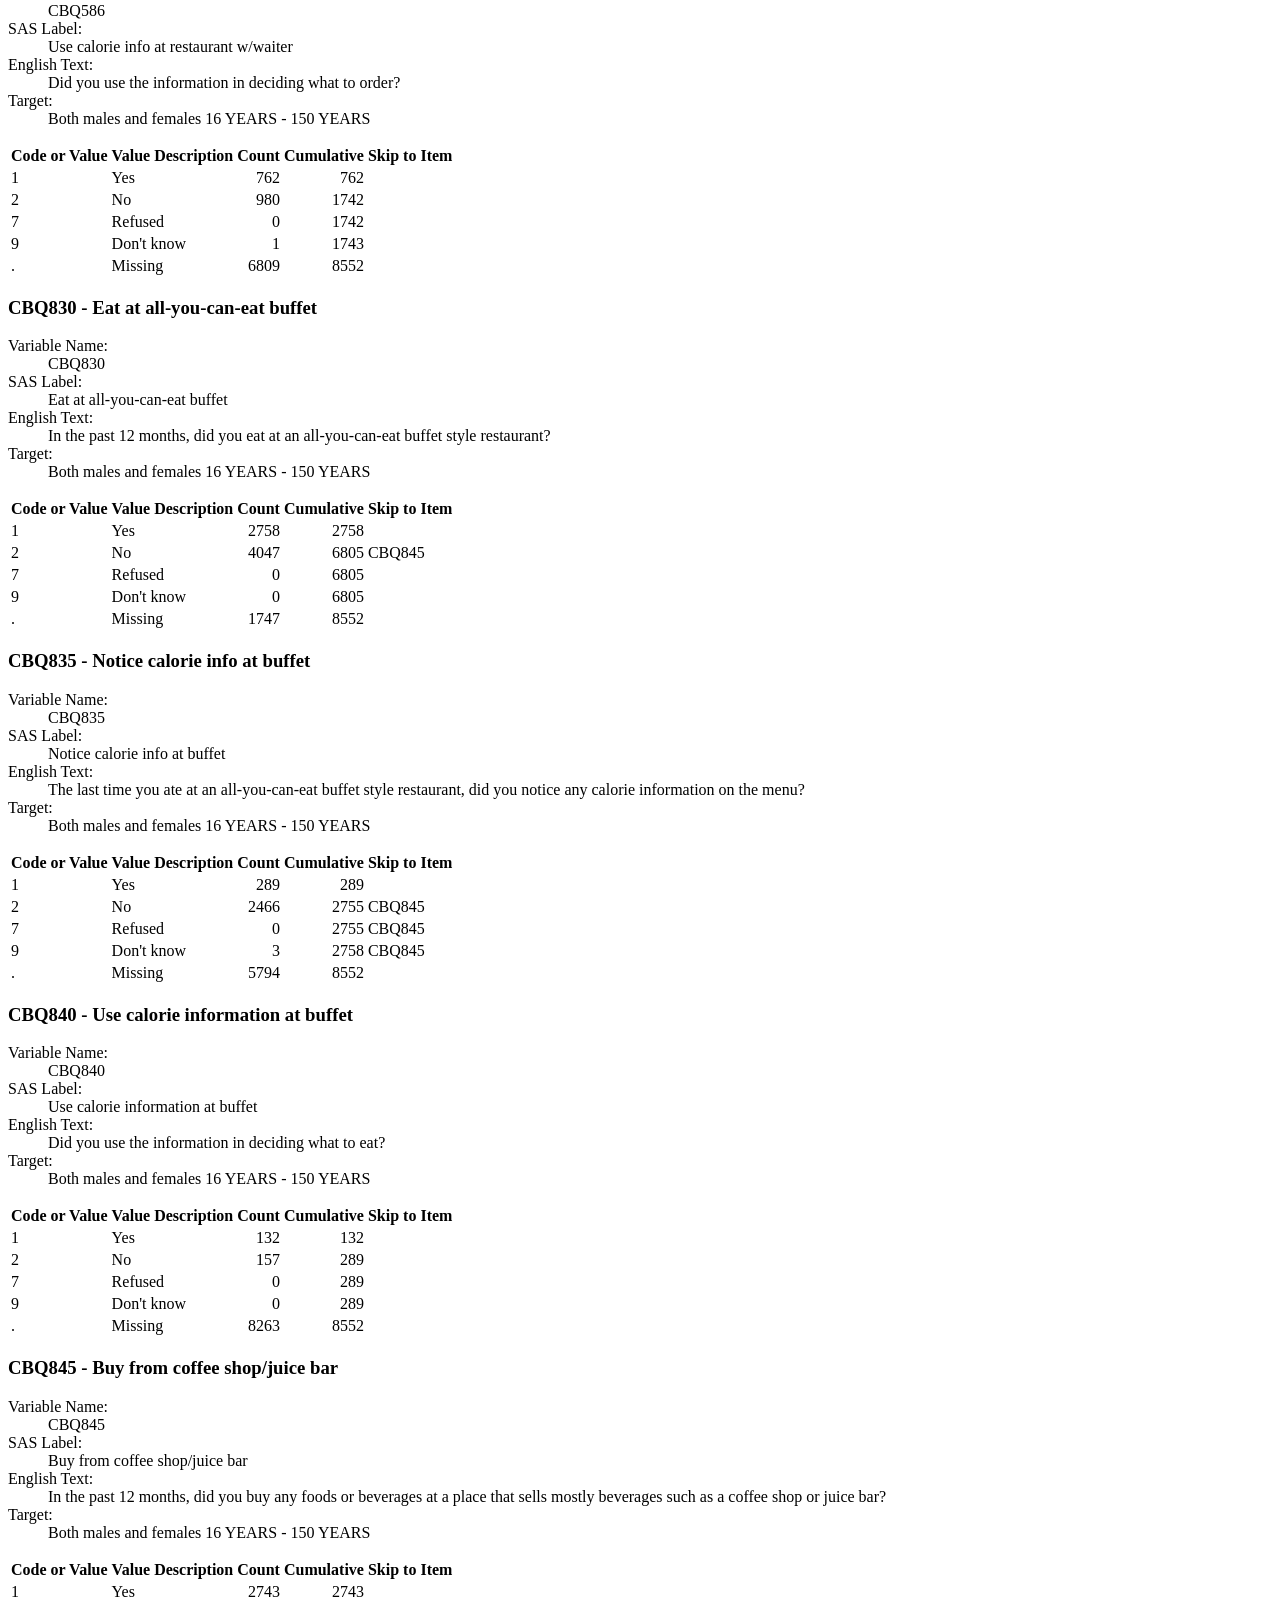
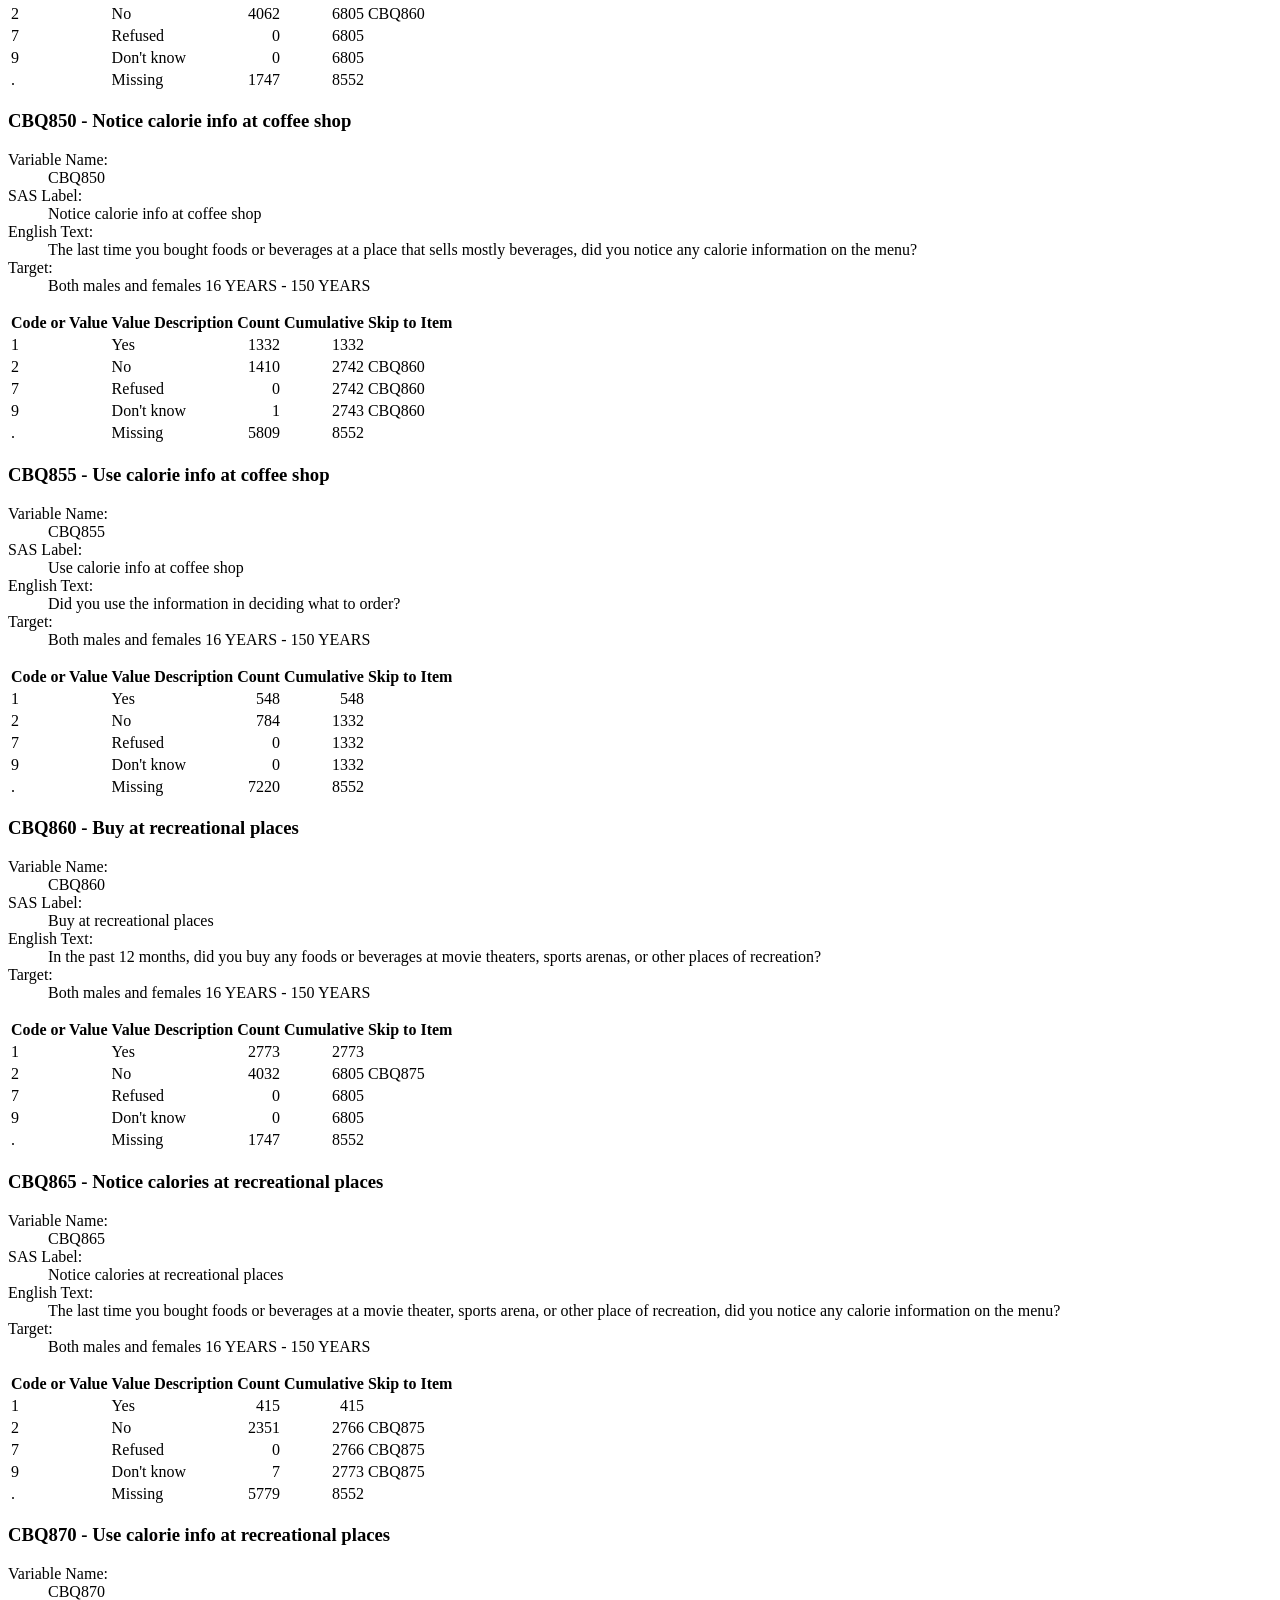
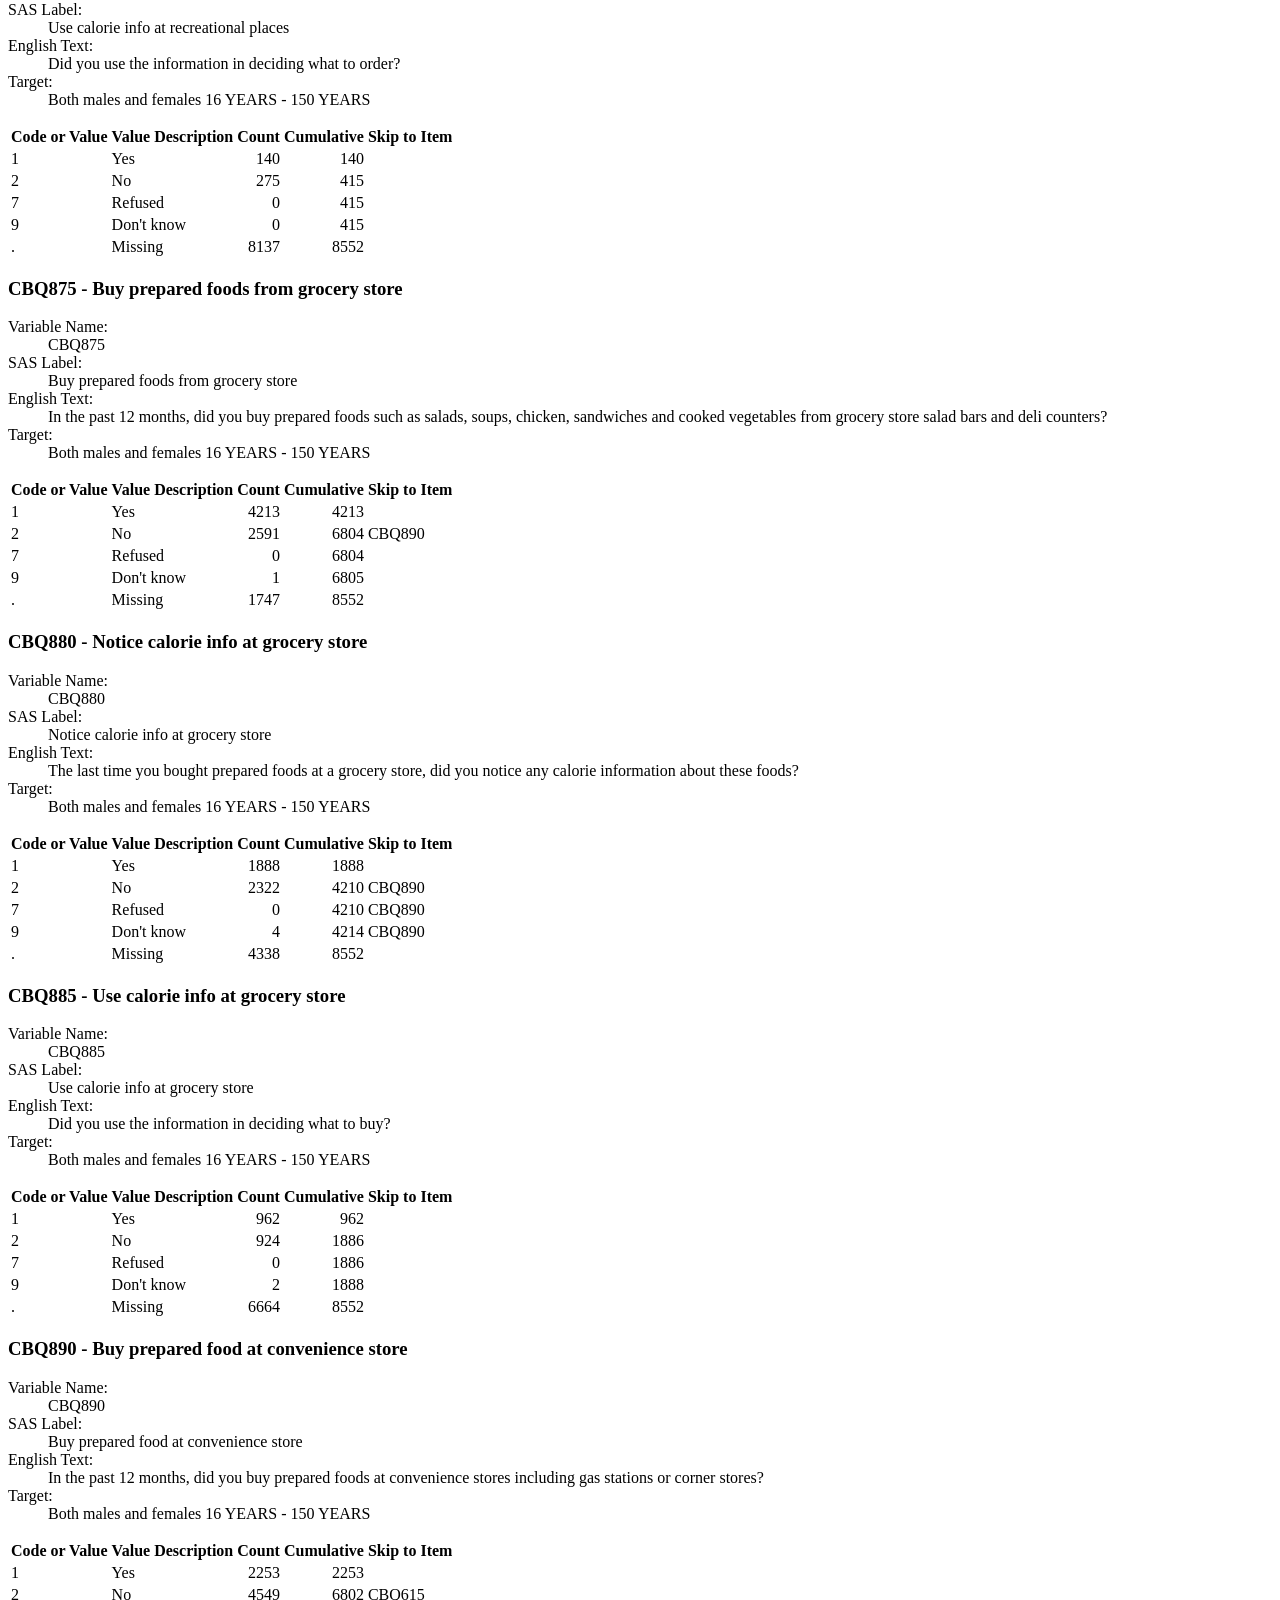
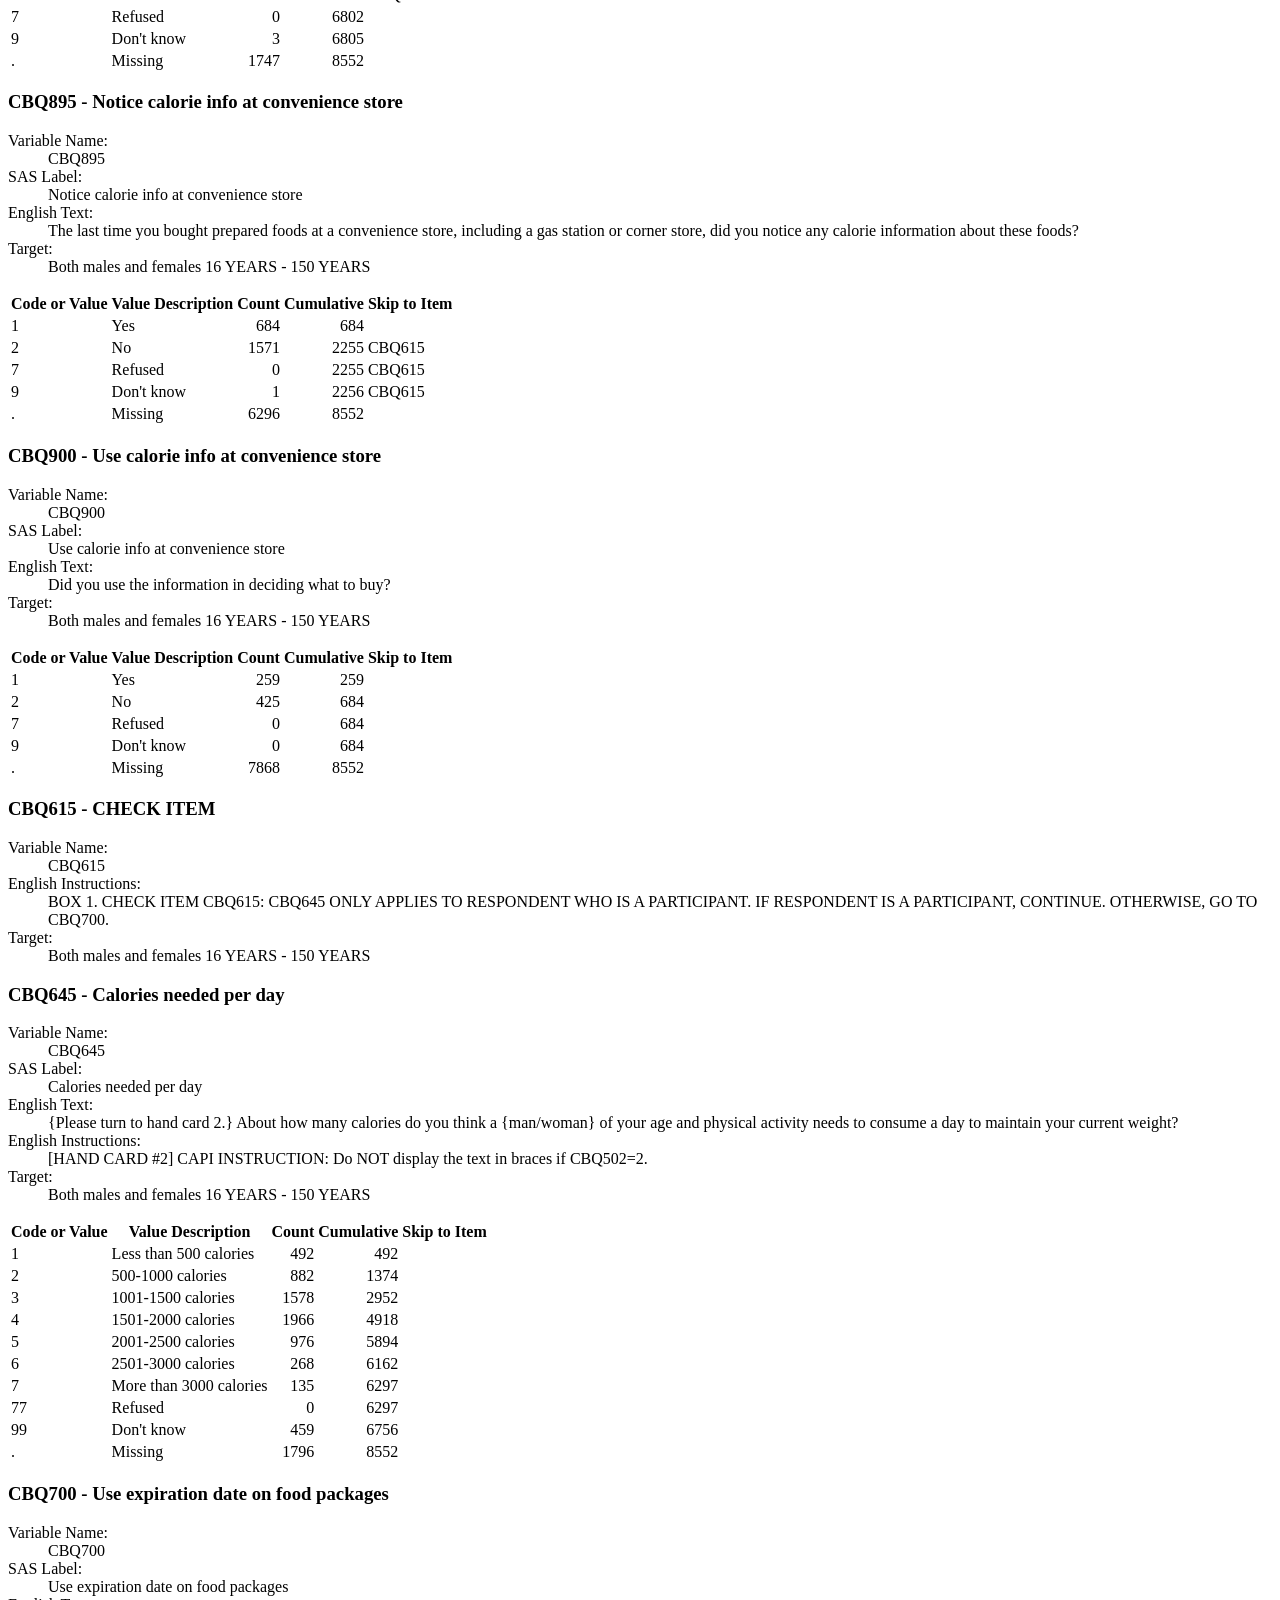
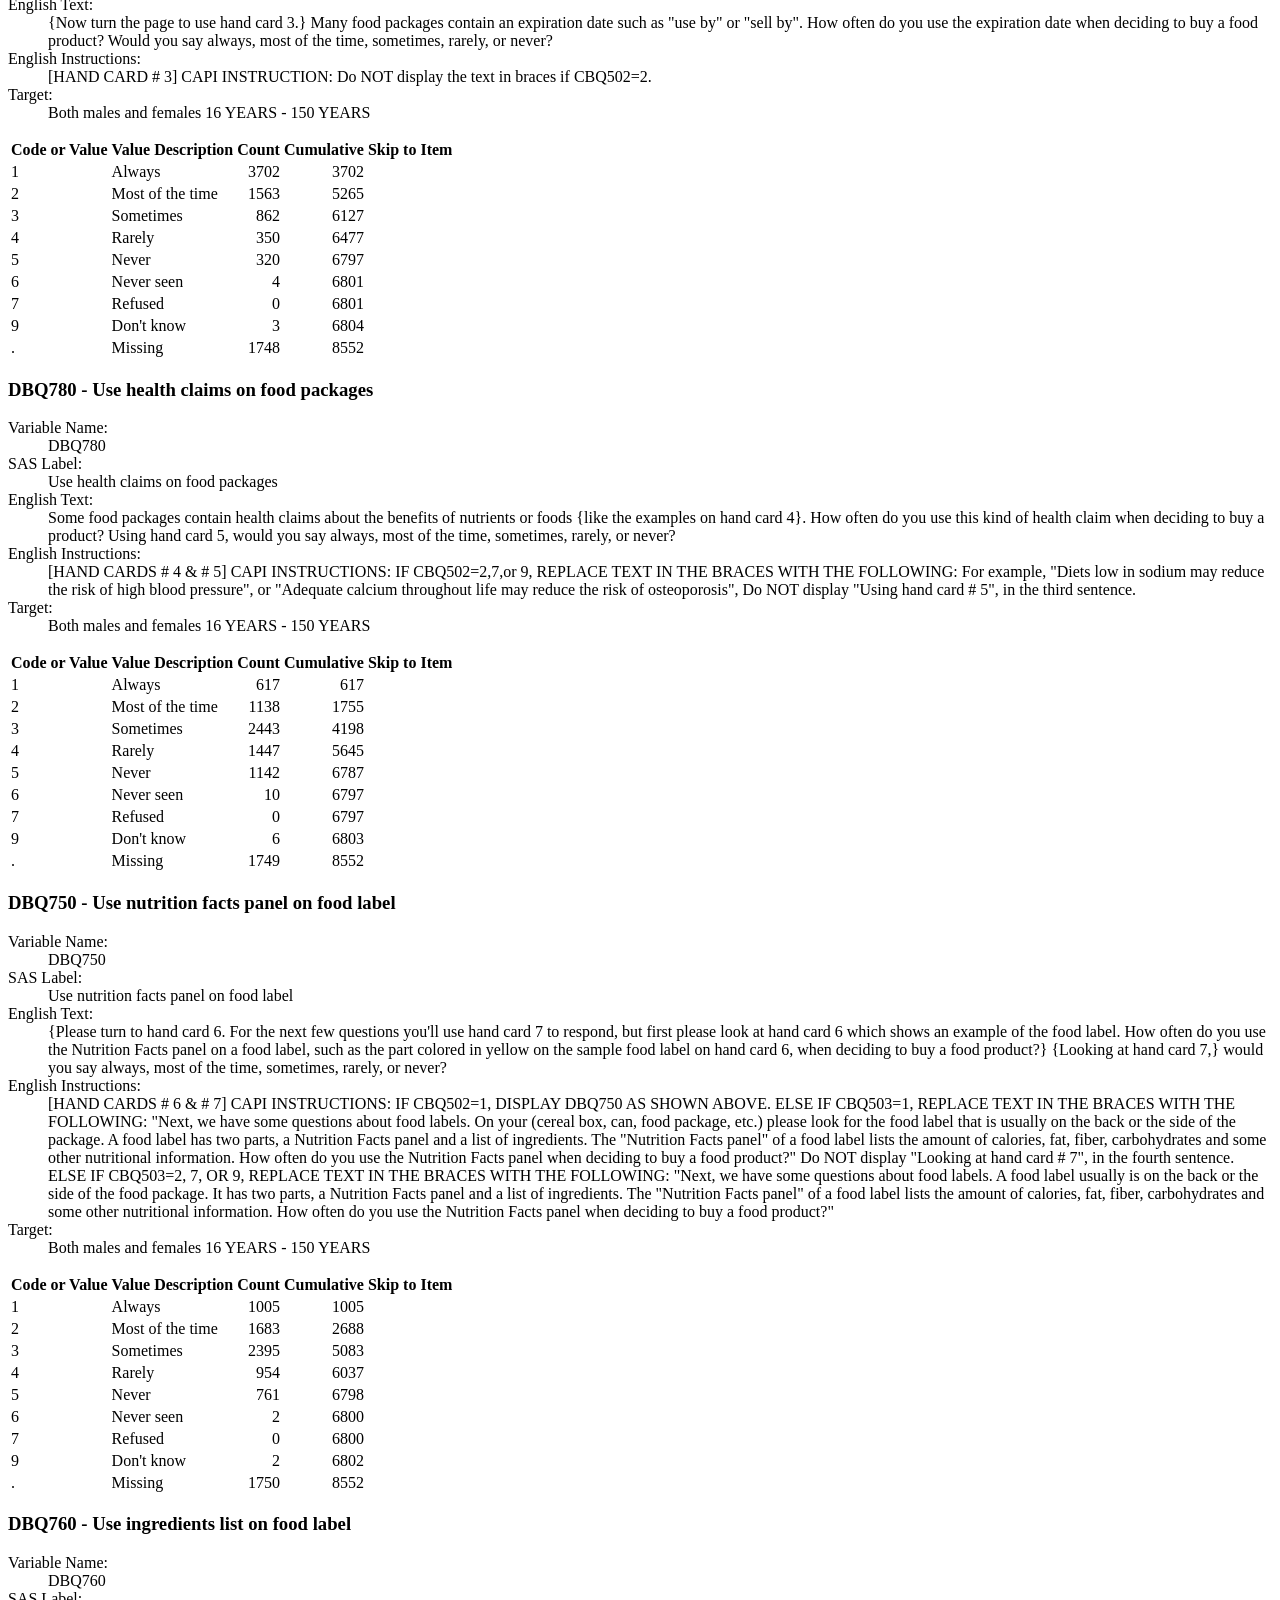
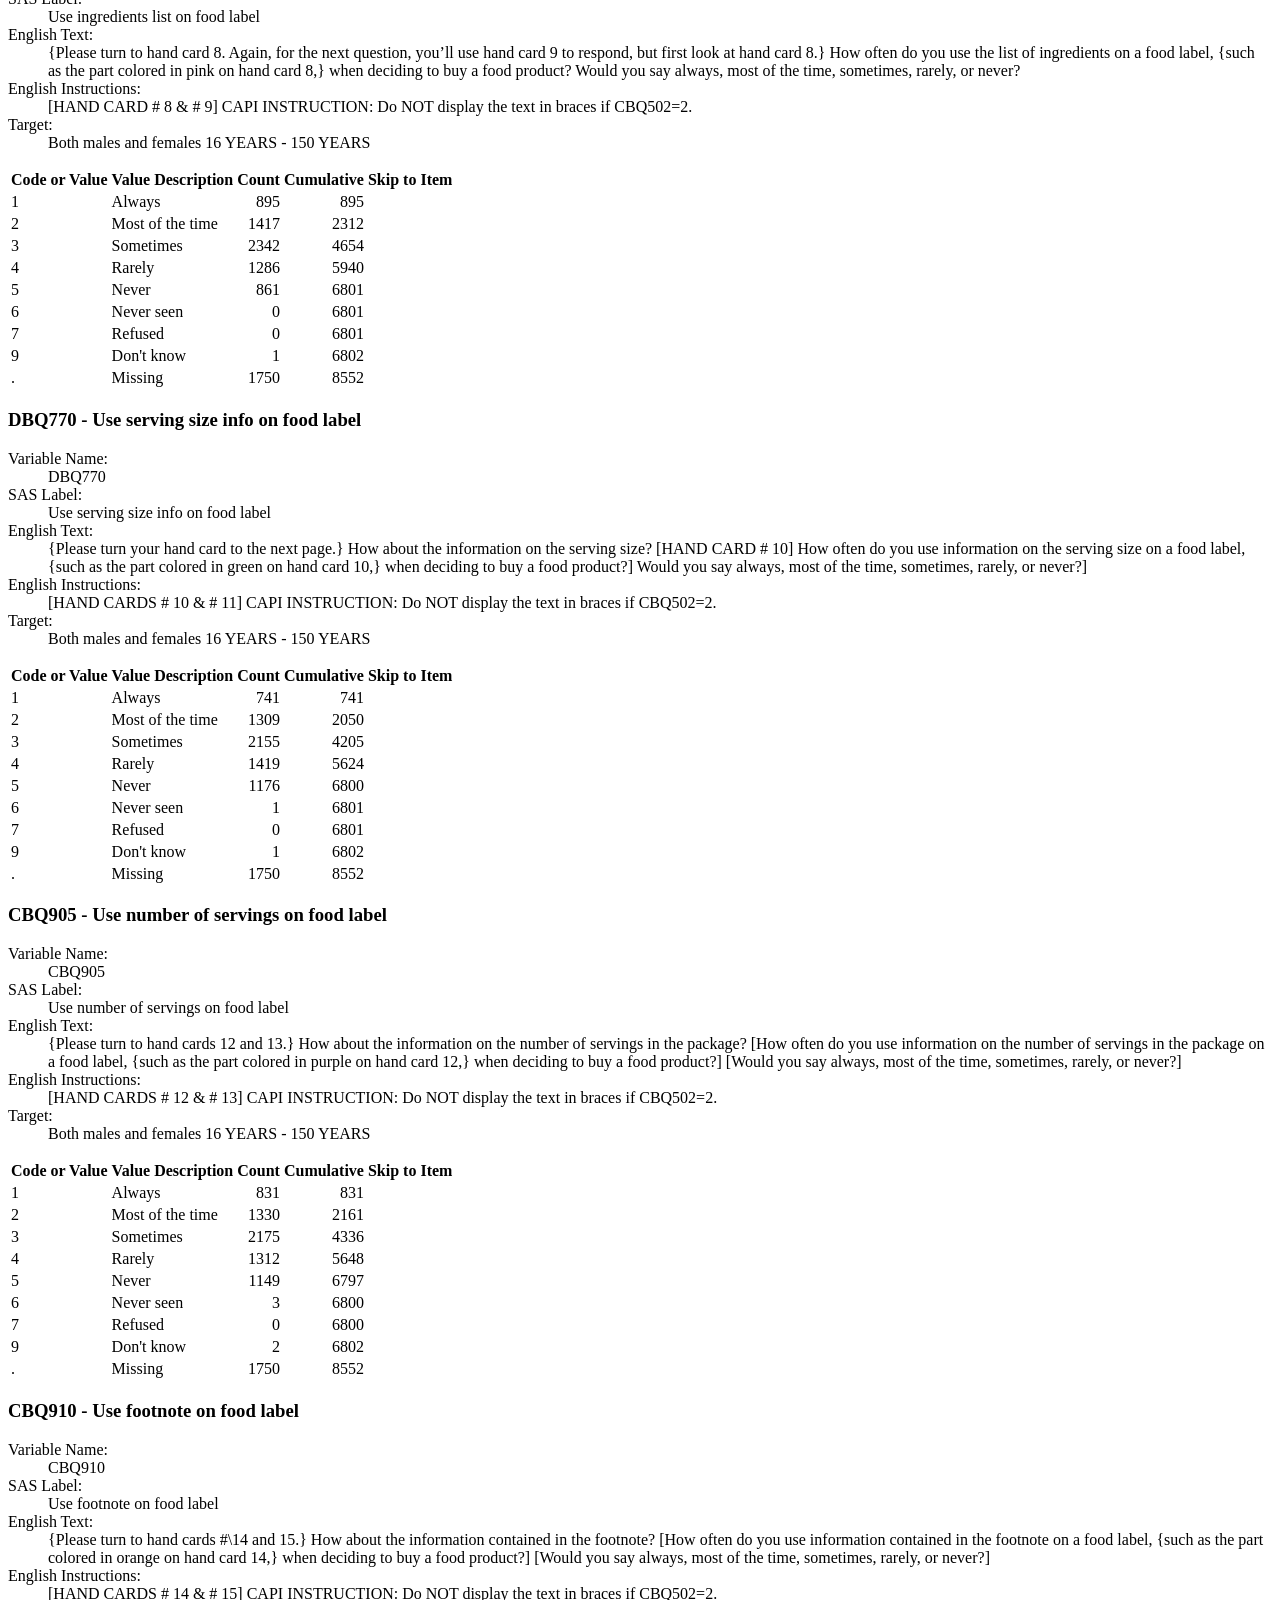
<file: data/P_CBQPFA.html>
<!DOCTYPE html><html xml:lang="en" lang="en" xmlns="http://www.w3c.org/1999/xhtml">
  <head>
    <meta http-equiv="content-type" content="text/html; charset=utf-8" />
    <title>P_CBQPFA</title>
    <meta name="title" content="NHANES 2017-March 2020: Consumer Behavior Phone Follow-up Module - Adult Data Documentation, Codebook, and Frequencies" />
    <link rel="stylesheet" href="https://wwwn.cdc.gov/nchs/nhanes/css/documentation.css" />
  </head>
  <body class="nhanes-doc">
    <div id="toc">
      <h3>Table of Contents</h3>
      <div id="toc-scroll">
        <ul>
          <li>
            <a href="#Component_Description">Component Description</a>
          </li>
          <li>
            <a href="#Eligible_Sample">Eligible Sample</a>
          </li>
          <li>
            <a href="#Interview_Setting_and_Mode_of_Administration">Interview Setting and Mode of Administration</a>
          </li>
          <li>
            <a href="#Quality_Assurance_&amp;_Quality_Control">Quality Assurance &amp; Quality Control</a>
          </li>
          <li>
            <a href="#Data_Processing_and_Editing">Data Processing and Editing</a>
          </li>
          <li>
            <a href="#Analytic_Notes">Analytic Notes</a>
          </li>
          <li>
            <a href="#Codebook">Codebook</a>
            <ul id="CodebookLinks">
              <li>
                <a href="#SEQN">SEQN - Respondent sequence number</a>
              </li>
              <li>
                <a href="#CBQ502">CBQ502 - Hand card booklet available</a>
              </li>
              <li>
                <a href="#CBQ503">CBQ503 - A package with food label available</a>
              </li>
              <li>
                <a href="#CBQ506">CBQ506 - Buy food from fast food/pizza places</a>
              </li>
              <li>
                <a href="#CBQ536">CBQ536 - Notice calories at fast food/pizza place</a>
              </li>
              <li>
                <a href="#CBQ541">CBQ541 - Use calorie info at fast food/pizza</a>
              </li>
              <li>
                <a href="#CBQ551">CBQ551 - Eat from restaurant w/waiter  </a>
              </li>
              <li>
                <a href="#CBQ581">CBQ581 - Notice calories at restaurant w/waiter</a>
              </li>
              <li>
                <a href="#CBQ586">CBQ586 - Use calorie info at restaurant w/waiter</a>
              </li>
              <li>
                <a href="#CBQ830">CBQ830 - Eat at all-you-can-eat buffet </a>
              </li>
              <li>
                <a href="#CBQ835">CBQ835 - Notice calorie info at buffet </a>
              </li>
              <li>
                <a href="#CBQ840">CBQ840 - Use calorie information at buffet</a>
              </li>
              <li>
                <a href="#CBQ845">CBQ845 - Buy from coffee shop/juice bar</a>
              </li>
              <li>
                <a href="#CBQ850">CBQ850 - Notice calorie info at coffee shop</a>
              </li>
              <li>
                <a href="#CBQ855">CBQ855 - Use calorie info at coffee shop </a>
              </li>
              <li>
                <a href="#CBQ860">CBQ860 - Buy at recreational places</a>
              </li>
              <li>
                <a href="#CBQ865">CBQ865 - Notice calories at recreational places</a>
              </li>
              <li>
                <a href="#CBQ870">CBQ870 - Use calorie info at recreational places</a>
              </li>
              <li>
                <a href="#CBQ875">CBQ875 - Buy prepared foods from grocery store </a>
              </li>
              <li>
                <a href="#CBQ880">CBQ880 - Notice calorie info at grocery store</a>
              </li>
              <li>
                <a href="#CBQ885">CBQ885 - Use calorie info at grocery store</a>
              </li>
              <li>
                <a href="#CBQ890">CBQ890 - Buy prepared food at convenience store</a>
              </li>
              <li>
                <a href="#CBQ895">CBQ895 - Notice calorie info at convenience store</a>
              </li>
              <li>
                <a href="#CBQ900">CBQ900 - Use calorie info at convenience store</a>
              </li>
              <li>
                <a href="#CBQ615">CBQ615 - CHECK ITEM</a>
              </li>
              <li>
                <a href="#CBQ645">CBQ645 - Calories needed per day</a>
              </li>
              <li>
                <a href="#CBQ700">CBQ700 - Use expiration date on food packages</a>
              </li>
              <li>
                <a href="#DBQ780">DBQ780 - Use health claims on food packages</a>
              </li>
              <li>
                <a href="#DBQ750">DBQ750 - Use nutrition facts panel on food label</a>
              </li>
              <li>
                <a href="#DBQ760">DBQ760 - Use ingredients list on food label</a>
              </li>
              <li>
                <a href="#DBQ770">DBQ770 - Use serving size info on food label</a>
              </li>
              <li>
                <a href="#CBQ905">CBQ905 - Use number of servings on food label</a>
              </li>
              <li>
                <a href="#CBQ910">CBQ910 - Use footnote on food label</a>
              </li>
              <li>
                <a href="#CBQ685">CBQ685 - Use percent daily value on food label</a>
              </li>
              <li>
                <a href="#CBQ915">CBQ915 - Use percent daily value or nutrients</a>
              </li>
              <li>
                <a href="#CBQ920">CBQ920 - CHECK ITEM</a>
              </li>
              <li>
                <a href="#CBD925">CBD925 - What does the Daily Value mean to you</a>
              </li>
              <li>
                <a href="#CBQ930">CBQ930 - Use calorie information on food label</a>
              </li>
              <li>
                <a href="#CBQ935">CBQ935 - Use sugars info on food label</a>
              </li>
              <li>
                <a href="#CBQ945">CBQ945 - Use sodium info on food label</a>
              </li>
              <li>
                <a href="#CBQ950">CBQ950 - Use second column on food label</a>
              </li>
              <li>
                <a href="#CBQ708">CBQ708 - CHECK ITEM</a>
              </li>
              <li>
                <a href="#CBQ738a">CBQ738a - Check label to watch my weight</a>
              </li>
              <li>
                <a href="#CBQ738b">CBQ738b - Check label for family member's weight</a>
              </li>
              <li>
                <a href="#CBQ738c">CBQ738c - Check label for my health conditions</a>
              </li>
              <li>
                <a href="#CBQ738d">CBQ738d - Check label for other's health condition</a>
              </li>
              <li>
                <a href="#CBQ738e">CBQ738e - Check label for my food allergies</a>
              </li>
              <li>
                <a href="#CBQ738f">CBQ738f - Check label for other's food allergies</a>
              </li>
              <li>
                <a href="#CBQ738g">CBQ738g - Check label to avoid certain ingredients</a>
              </li>
              <li>
                <a href="#CBQ738h">CBQ738h - Check label to increase certain nutrient</a>
              </li>
              <li>
                <a href="#CBQ738i">CBQ738i - Check label to compare b/w brands/foods</a>
              </li>
              <li>
                <a href="#CBQ738j">CBQ738j - Check label to make better choices</a>
              </li>
              <li>
                <a href="#CBQ738k">CBQ738k - Check label to watch certain nutrients</a>
              </li>
              <li>
                <a href="#CBQ738cd">CBQ738cd - Check label for other reasons</a>
              </li>
              <li>
                <a href="#CBQ751">CBQ751 - CHECK ITEM</a>
              </li>
              <li>
                <a href="#CBQ698a">CBQ698a - Not check label: don't have the time</a>
              </li>
              <li>
                <a href="#CBQ698b">CBQ698b - Not check label: the print is too small</a>
              </li>
              <li>
                <a href="#CBQ698c">CBQ698c - Not check label: satisfied w/ my health</a>
              </li>
              <li>
                <a href="#CBQ698d">CBQ698d - Not check label: I have a good diet</a>
              </li>
              <li>
                <a href="#CBQ698e">CBQ698e - Not check label: mostly familiar foods</a>
              </li>
              <li>
                <a href="#CBQ698f">CBQ698f - Not check label: don't care about labels</a>
              </li>
              <li>
                <a href="#CBQ698g">CBQ698g - Not check label: not important to me</a>
              </li>
              <li>
                <a href="#CBQ698h">CBQ698h - Not check label: what to look for</a>
              </li>
              <li>
                <a href="#CBQ698i">CBQ698i - Not check label: can't read English well</a>
              </li>
              <li>
                <a href="#CBQ698cd">CBQ698cd - Not check label: for other reasons</a>
              </li>
              <li>
                <a href="#CBQ695a">CBQ695a - Serving size: amount people should eat</a>
              </li>
              <li>
                <a href="#CBQ695b">CBQ695b - Serving size: amount people usually eat</a>
              </li>
              <li>
                <a href="#CBQ695c">CBQ695c - Serving size: help comparing among foods</a>
              </li>
              <li>
                <a href="#CBQ785">CBQ785 - Language of the interview</a>
              </li>
              <li>
                <a href="#WTDRD1PP">WTDRD1PP - Dietary day one sample weight</a>
              </li>
            </ul>
          </li>
        </ul>
      </div>
    </div>
    <div id="wrapper">
      <div id="PageHeader">
        <h1>National Health and Nutrition Examination Survey</h1>
        <h2>2017-March 2020 Data Documentation, Codebook, and Frequencies</h2>
        <h3>Consumer Behavior Phone Follow-up Module - Adult (P_CBQPFA)</h3>
        <h4> Data File: P_CBQPFA.xpt</h4>
        <h5 class="left">First Published: September 2022</h5>
        <h5 class="right">Last Revised: NA</h5>
      </div>
      <div id="Sections">
        <h2 id="Component_Description">Component Description</h2><p>The NHANES program suspended field operations in March 2020 due to the coronavirus disease 2019 (COVID-19) pandemic. As a result, data collection for the NHANES 2019-2020 cycle was not completed and the collected data are not nationally representative. Therefore, data collected from 2019 to March 2020 were combined with data from the NHANES 2017-2018 cycle to form a nationally representative sample of NHANES 2017-March 2020 pre-pandemic data. These data are available to the public. Please refer to the Analytic Notes section for more details on the use of the data.</p>
<p>The Consumer Behavior Phone Follow-up Module - Adult (CBQPFA) section provides personal interview data for participants 16 years and older on various dietary related consumer behavior topics. Topics included in the section are: </p>
<ul>
    <li>Use of calorie labels on menus of various types of food-serving establishments (21 questions; CBQ506 &ndash; CBQ900);</li>
    <li>Knowledge of calorie needs (1 question; CBQ645); and</li>
    <li>Use of certain components of the Nutrition Facts Label (17 questions; CBQ700 &ndash; CBQ695).</li>
</ul>
<p>In 2007, a Flexible Consumer Behavior Survey (FCBS) module was introduced in NHANES. This module was developed in collaboration with the Economic Research Service (ERS) of the U.S. Department of Agriculture (USDA). It was designed to collect information on people&rsquo;s knowledge, attitudes, and beliefs toward nutrition and food choices.</p>
<p>The FCBS module has two elements: a core set of questions asked in the household interview, and a supplementary module asked in a 15-minute telephone follow-up interview with focuses specifically designed for each 2-year data collection cycle. While the core questions remained in the survey continuously, the supplementary module was conducted in 2009-2010 and again in 2017-2018 and 2019-2020.&nbsp;</p>
<p>Data from the core set of questions in the 2017-March 2020 pre-pandemic FCBS module have been included in the Diet Behavior and Nutrition (DBQ), Consumer Behavior (CBQ), Income (INQ), and Food Security (FSQ) sections and released in separate files available on the <a href="https://wwwn.cdc.gov/nchs/nhanes/search/datapage.aspx?Component=Questionnaire&amp;Cycle=2017-2020" target="_blank">NHANES website</a>.&nbsp;</p>
<p>The FCBS supplementary phone follow-up module was designed to be administered differently depending upon the survey participant&rsquo;s age. For participants aged 16 years and older, we were interested in how their behavior related to their own diet and health. Therefore, the data were collected at person-level, meaning each participant answered the questions for himself/herself. For children aged 1-15 years old, the research interest was to see how the adults&rsquo; beliefs and behaviors can be related to the intake of children in the family. For example, the fast food buying habits of an adult may relate to the dietary intake of the children in the same family. Therefore, the FCBS phone follow up data were collected at the family level for children 1-15 years old. The questions were asked to one adult respondent in the family, the data were then linked to all eligible children in the home. The adult was not providing a proxy response for the child but giving his/her own information in this interview.</p>
<p>To be consistent with the design of the instrument, data from the FCBS supplementary phone follow-up module are released in two separate files based on the target groups: one dataset (P_CBQPFA) for survey participants 16 years and older, and another dataset (P_CBQPFC) for participants 1-15 years old.&nbsp;</p>
<p>Similar to other datasets in the NHANES 2017-March 2020 pre-pandemic release cycle, all FCBS related data files can be linked by the respondent sequence number (SEQN). For more information on the other FCBS related data, refer to the documentations accompanying the datasets.</p><h2 id="Eligible_Sample">Eligible Sample</h2><p>All participants in the 2017-March 2020 pre-pandemic sample aged 1 year and older who complete a dietary interview in the mobile examination center (MEC) were eligible to participate in the FCBS follow-up interview. However, only data from survey participants aged 16 years and older are included in this dataset. Data collected for participants aged 1-15 years are released in a separate dataset&nbsp;(<a href="https://wwwn.cdc.gov/nchs/nhanes/search/datapage.aspx?Component=Questionnaire&amp;Cycle=2017-2020" target="_blank">P_CBQPFC</a>).</p><h2 id="Interview_Setting_and_Mode_of_Administration">Interview Setting and Mode of Administration</h2><p>The FCBS follow-up interview was administered to participants aged 16 years and older, over the telephone, after the day 2 dietary interview. (Note: The day 2 dietary interviews were conducted by telephone 3-10 days after the health examination in the MEC, but the timing varied.) After the day 2 dietary interview was completed, participants were given the option to continue with the FCBS interview or have it scheduled for another day or time.&nbsp;</p>
<p>All the questions were asked by trained interviewers using the Computer-Assisted Telephone Interviewing &ndash; CATI system. A hand card booklet was given to the participants before they left the MEC for them to use later during the follow-up interview. When necessary, the interviewers read the hand cards to respondents.</p><h2 id="Quality_Assurance_&amp;_Quality_Control">Quality Assurance &amp; Quality Control</h2><p>The CATI system is programmed with built-in consistency checks to reduce data entry errors. CATI also uses online help screens to assist interviewers in defining key terms used in the questionnaire. All of the data were reviewed by NHANES office staff for accuracy and completeness.</p><h2 id="Data_Processing_and_Editing">Data Processing and Editing</h2><p>Frequency counts were checked, &ldquo;skip&rdquo; patterns were verified, and the reasonableness of question responses was reviewed. Edits were made to some variables to ensure the completeness, consistency, and analytic usefulness of the data. Edits were also made, when necessary, to address data disclosure concerns. When a variable was modified globally, as part of the editing process, the third letter in the variable name was changed from a Q (i.e., CBQ) to a D (i.e., CBD). For example, some data were collected using two variables (a number variable and a unit of measure variable) but combined into a single variable for data release purposes.</p><h2 id="Analytic_Notes">Analytic Notes</h2><p>The COVID-19 pandemic required suspension of NHANES 2019-2020 field operations in March 2020 after data were collected in 18 of the 30 survey locations in the 2019-2020 sample. Data collection was cancelled for the remaining 12 locations. Because the collected data from 18 locations were not nationally representative, these data were combined with data from the previous cycle (2017-2018) to create a 2017-March 2020 pre-pandemic data file. A special weighting process was applied to the 2017-March 2020 pre-pandemic data file. The resulting dietary weights should be used to calculate estimates from the combined cycles. These dietary weights are not appropriate for independent analyses of the 2019-2020 data and will not yield nationally representative results for either the 2017-2018 data alone or the 2019-March 2020 data alone. Please refer to the NHANES website for additional information for the NHANES 2017-March 2020 pre-pandemic data, and for the previous 2017-2018 public use data file with specific weights for that 2-year cycle.&nbsp;</p>
<p>Only participants who complete day 1 dietary interview in the MEC are eligible to participate in the FCBS follow-up interview. For the NHANES 2017-March 2020 pre-pandemic sample, there were 8,552 individuals aged 16 years and older eligible for the FCBS follow-up interview; of these, 6,806 were considered respondents for the FCBS. Dietary day 1 sample weights (WTDRD1PP) are recommended for use in analysis with data from the 2017-March 2020 pre-pandemic FCBS follow-up module (either alone or when the FCBS follow-up data are used in conjunction with MEC data). This set of weights was constructed by taking the MEC sample weights (WTMECPRP) and further adjusting for (a) the additional non-response and (b) the differential allocation by day of the week for the dietary intake data collection. For more detailed information on the dietary day 1 weights, refer to the <a href="https://wwwn.cdc.gov/nchs/nhanes/search/datapage.aspx?Component=Dietary&amp;Cycle=2017-2020" target="_blank">documentation</a>&nbsp;accompanying the dietary datasets.</p>
<p>The order of the response categories for five questions (CBQ915, CBD925, CBQ738, CBQ698, and CBQ695) were randomized by household to minimize primacy and recency bias.</p>
<p><strong>CBD925 </strong>(What does the Daily Value mean to you)<br />
A derived variable, CBD925, was created by combining CBQ925 (collected in the 2017-2018 cycle) and CBQ926 (collected in the 2019-2020 cycle). FDA implemented the new Nutrition Facts Label with the required compliance deadline set by January 1, 2020, and most manufacturers implemented the new label by the end of 2018 or beginning of 2019. Therefore, the question CBQ925 was updated with the new food label sample in CBQ926 to reflect this change for the 2019-2020 data collection. Although the meaning of the question remains the same (i.e., what does the Daily Value on the Food Label mean to you), the sample labels are different. In the 2017-2018 instrument, the sample Nutrition Facts Label on food packages shows 5% Daily Value of vitamin A, while in the 2019-2020 instrument, the label shows 10% Daily Value of vitamin D (see table below for details). Given the same conceptual data was captured, these two items were combined and released in variable CBD925 in this public use dataset for the 2017-March 2020 cycle. Please refer to the 2017-2018 and 2019-2020 Flexible Consumer Behavior Survey (FCBS) Modules and Handcards at: <a href="https://wwwn.cdc.gov/nchs/nhanes/continuousnhanes/questionnaires.aspx?Cycle=2017-2020" target="_blank">NHANES 2017-March 2020 Pre-Pandemic Questionnaire Instruments (cdc.gov)</a> for additional details.</p>
<p>Please refer to the <a href="https://wwwn.cdc.gov/nchs/nhanes/analyticguidelines.aspx" target="_blank">NHANES Analytic Guidelines</a>&nbsp;and the on-line <a href="https://wwwn.cdc.gov/nchs/nhanes/tutorials/default.aspx" target="_blank">NHANES Tutorial</a>&nbsp;for further details on the use of sample weights and other analytic issues. Both are available on the NHANES website.</p></div>
      <div id="Codebook">
        <h2>Codebook and Frequencies</h2>
        <div class="pagebreak">
          <h3 class="vartitle" id="SEQN">SEQN - Respondent sequence number</h3>
          <dl>
            <dt>Variable Name: </dt>
            <dd class="info">SEQN</dd>
            <dt>SAS Label: </dt>
            <dd>Respondent sequence number</dd>
            <dt>English Text: </dt>
            <dd class="info">Respondent sequence number.</dd>
            <dt>Target: </dt>
            <dd> Both males and females 16 YEARS -
			150 YEARS</dd>
          </dl>
        </div>
        <div class="pagebreak">
          <h3 class="vartitle" id="CBQ502">CBQ502 - Hand card booklet available</h3>
          <dl>
            <dt>Variable Name: </dt>
            <dd class="info">CBQ502</dd>
            <dt>SAS Label: </dt>
            <dd>Hand card booklet available</dd>
            <dt>English Text: </dt>
            <dd class="info">Do you have the green hand card booklet? {It is in the same bag as the food measuring guides [you used for your/we used for SP’s] dietary phone interview. I'll wait while you locate it. Do you have it?}</dd>
            <dt>Target: </dt>
            <dd> Both males and females 16 YEARS -
			150 YEARS</dd>
          </dl>
          <table class="values">
            <thead>
              <tr>
                <th scope="column" class="values">Code or Value</th>
                <th scope="column" class="values">Value Description</th>
                <th scope="column" class="values">Count</th>
                <th scope="column" class="values">Cumulative</th>
                <th scope="column" class="values">Skip to Item</th>
              </tr>
            </thead>
            <tbody>
              <tr>
                <td scope="row" class="values">1</td>
                <td class="values">Yes</td>
                <td class="values" align="right">5455</td>
                <td class="values" align="right">5455</td>
                <td class="values">CBQ506</td>
              </tr>
              <tr>
                <td scope="row" class="values">2</td>
                <td class="values">No</td>
                <td class="values" align="right">1351</td>
                <td class="values" align="right">6806</td>
                <td class="values">
                </td>
              </tr>
              <tr>
                <td scope="row" class="values">7</td>
                <td class="values">Refused</td>
                <td class="values" align="right">0</td>
                <td class="values" align="right">6806</td>
                <td class="values">
                </td>
              </tr>
              <tr>
                <td scope="row" class="values">9</td>
                <td class="values">Don't know</td>
                <td class="values" align="right">0</td>
                <td class="values" align="right">6806</td>
                <td class="values">
                </td>
              </tr>
              <tr>
                <td scope="row" class="values">.</td>
                <td class="values">Missing</td>
                <td class="values" align="right">1746</td>
                <td class="values" align="right">8552</td>
                <td class="values">
                </td>
              </tr>
            </tbody>
          </table>
        </div>
        <div class="pagebreak">
          <h3 class="vartitle" id="CBQ503">CBQ503 - A package with food label available</h3>
          <dl>
            <dt>Variable Name: </dt>
            <dd class="info">CBQ503</dd>
            <dt>SAS Label: </dt>
            <dd>A package with food label available</dd>
            <dt>English Text: </dt>
            <dd class="info">Let's go ahead with the interview anyway.  Do you have a cereal box, can or package of food with a food label on the back or the side that you can use for this interview?  I'll wait while you locate it.</dd>
            <dt>Target: </dt>
            <dd> Both males and females 16 YEARS -
			150 YEARS</dd>
          </dl>
          <table class="values">
            <thead>
              <tr>
                <th scope="column" class="values">Code or Value</th>
                <th scope="column" class="values">Value Description</th>
                <th scope="column" class="values">Count</th>
                <th scope="column" class="values">Cumulative</th>
                <th scope="column" class="values">Skip to Item</th>
              </tr>
            </thead>
            <tbody>
              <tr>
                <td scope="row" class="values">1</td>
                <td class="values">Yes</td>
                <td class="values" align="right">893</td>
                <td class="values" align="right">893</td>
                <td class="values">
                </td>
              </tr>
              <tr>
                <td scope="row" class="values">2</td>
                <td class="values">No</td>
                <td class="values" align="right">458</td>
                <td class="values" align="right">1351</td>
                <td class="values">
                </td>
              </tr>
              <tr>
                <td scope="row" class="values">7</td>
                <td class="values">Refused</td>
                <td class="values" align="right">0</td>
                <td class="values" align="right">1351</td>
                <td class="values">
                </td>
              </tr>
              <tr>
                <td scope="row" class="values">9</td>
                <td class="values">Don't know</td>
                <td class="values" align="right">0</td>
                <td class="values" align="right">1351</td>
                <td class="values">
                </td>
              </tr>
              <tr>
                <td scope="row" class="values">.</td>
                <td class="values">Missing</td>
                <td class="values" align="right">7201</td>
                <td class="values" align="right">8552</td>
                <td class="values">
                </td>
              </tr>
            </tbody>
          </table>
        </div>
        <div class="pagebreak">
          <h3 class="vartitle" id="CBQ506">CBQ506 - Buy food from fast food/pizza places</h3>
          <dl>
            <dt>Variable Name: </dt>
            <dd class="info">CBQ506</dd>
            <dt>SAS Label: </dt>
            <dd>Buy food from fast food/pizza places</dd>
            <dt>English Text: </dt>
            <dd class="info">I am going to ask you about eating foods and beverages from different places. The types of places are listed on hand card 1 in your booklet.  Please turn to hand card 1. We will start with foods or beverages from fast food or pizza places, then I'll go down the list and ask you about each of the other places.}  For the first few questions, please answer yes or no.
In the past 12 months, did you buy food from fast food or pizza places?</dd>
            <dt class="info">English Instructions: </dt>
            <dd class="info">CAPI INSTRUCTION: 
If CBQ502 = 2, 7, OR 9, REPLACE TEXT IN THE BRACES WITH THE FOLLOWING:
"Ok, let's go ahead with the interview. I am going to ask you about eating foods and beverages from different places. The types of places include:  fast food or pizza places; restaurants with waiter or waitress service; all-you-can-eat buffets; places that sells mostly beverages, such as a coffee shop or juice bar, movie theatres, sports arenas, or other places of recreation; grocery stores; and convenience stores. We will start with foods or beverages from fast food or pizza places, then I'll ask you about each of the other places."</dd>
            <dt>Target: </dt>
            <dd> Both males and females 16 YEARS -
			150 YEARS</dd>
          </dl>
          <table class="values">
            <thead>
              <tr>
                <th scope="column" class="values">Code or Value</th>
                <th scope="column" class="values">Value Description</th>
                <th scope="column" class="values">Count</th>
                <th scope="column" class="values">Cumulative</th>
                <th scope="column" class="values">Skip to Item</th>
              </tr>
            </thead>
            <tbody>
              <tr>
                <td scope="row" class="values">1</td>
                <td class="values">Yes</td>
                <td class="values" align="right">6134</td>
                <td class="values" align="right">6134</td>
                <td class="values">
                </td>
              </tr>
              <tr>
                <td scope="row" class="values">2</td>
                <td class="values">No</td>
                <td class="values" align="right">672</td>
                <td class="values" align="right">6806</td>
                <td class="values">CBQ551</td>
              </tr>
              <tr>
                <td scope="row" class="values">7</td>
                <td class="values">Refused</td>
                <td class="values" align="right">0</td>
                <td class="values" align="right">6806</td>
                <td class="values">
                </td>
              </tr>
              <tr>
                <td scope="row" class="values">9</td>
                <td class="values">Don't know</td>
                <td class="values" align="right">0</td>
                <td class="values" align="right">6806</td>
                <td class="values">
                </td>
              </tr>
              <tr>
                <td scope="row" class="values">.</td>
                <td class="values">Missing</td>
                <td class="values" align="right">1746</td>
                <td class="values" align="right">8552</td>
                <td class="values">
                </td>
              </tr>
            </tbody>
          </table>
        </div>
        <div class="pagebreak">
          <h3 class="vartitle" id="CBQ536">CBQ536 - Notice calories at fast food/pizza place</h3>
          <dl>
            <dt>Variable Name: </dt>
            <dd class="info">CBQ536</dd>
            <dt>SAS Label: </dt>
            <dd>Notice calories at fast food/pizza place</dd>
            <dt>English Text: </dt>
            <dd class="info">At the last fast food or pizza place you bought foods or beverages, did you notice any calorie information on the menu?</dd>
            <dt>Target: </dt>
            <dd> Both males and females 16 YEARS -
			150 YEARS</dd>
          </dl>
          <table class="values">
            <thead>
              <tr>
                <th scope="column" class="values">Code or Value</th>
                <th scope="column" class="values">Value Description</th>
                <th scope="column" class="values">Count</th>
                <th scope="column" class="values">Cumulative</th>
                <th scope="column" class="values">Skip to Item</th>
              </tr>
            </thead>
            <tbody>
              <tr>
                <td scope="row" class="values">1</td>
                <td class="values">Yes</td>
                <td class="values" align="right">2215</td>
                <td class="values" align="right">2215</td>
                <td class="values">
                </td>
              </tr>
              <tr>
                <td scope="row" class="values">2</td>
                <td class="values">No</td>
                <td class="values" align="right">3906</td>
                <td class="values" align="right">6121</td>
                <td class="values">CBQ551</td>
              </tr>
              <tr>
                <td scope="row" class="values">7</td>
                <td class="values">Refused</td>
                <td class="values" align="right">0</td>
                <td class="values" align="right">6121</td>
                <td class="values">CBQ551</td>
              </tr>
              <tr>
                <td scope="row" class="values">9</td>
                <td class="values">Don't know</td>
                <td class="values" align="right">13</td>
                <td class="values" align="right">6134</td>
                <td class="values">CBQ551</td>
              </tr>
              <tr>
                <td scope="row" class="values">.</td>
                <td class="values">Missing</td>
                <td class="values" align="right">2418</td>
                <td class="values" align="right">8552</td>
                <td class="values">
                </td>
              </tr>
            </tbody>
          </table>
        </div>
        <div class="pagebreak">
          <h3 class="vartitle" id="CBQ541">CBQ541 - Use calorie info at fast food/pizza</h3>
          <dl>
            <dt>Variable Name: </dt>
            <dd class="info">CBQ541</dd>
            <dt>SAS Label: </dt>
            <dd>Use calorie info at fast food/pizza</dd>
            <dt>English Text: </dt>
            <dd class="info">Did you use the information in deciding what to buy?</dd>
            <dt>Target: </dt>
            <dd> Both males and females 16 YEARS -
			150 YEARS</dd>
          </dl>
          <table class="values">
            <thead>
              <tr>
                <th scope="column" class="values">Code or Value</th>
                <th scope="column" class="values">Value Description</th>
                <th scope="column" class="values">Count</th>
                <th scope="column" class="values">Cumulative</th>
                <th scope="column" class="values">Skip to Item</th>
              </tr>
            </thead>
            <tbody>
              <tr>
                <td scope="row" class="values">1</td>
                <td class="values">Yes</td>
                <td class="values" align="right">893</td>
                <td class="values" align="right">893</td>
                <td class="values">
                </td>
              </tr>
              <tr>
                <td scope="row" class="values">2</td>
                <td class="values">No</td>
                <td class="values" align="right">1322</td>
                <td class="values" align="right">2215</td>
                <td class="values">
                </td>
              </tr>
              <tr>
                <td scope="row" class="values">7</td>
                <td class="values">Refused</td>
                <td class="values" align="right">0</td>
                <td class="values" align="right">2215</td>
                <td class="values">
                </td>
              </tr>
              <tr>
                <td scope="row" class="values">9</td>
                <td class="values">Don't know</td>
                <td class="values" align="right">0</td>
                <td class="values" align="right">2215</td>
                <td class="values">
                </td>
              </tr>
              <tr>
                <td scope="row" class="values">.</td>
                <td class="values">Missing</td>
                <td class="values" align="right">6337</td>
                <td class="values" align="right">8552</td>
                <td class="values">
                </td>
              </tr>
            </tbody>
          </table>
        </div>
        <div class="pagebreak">
          <h3 class="vartitle" id="CBQ551">CBQ551 - Eat from restaurant w/waiter  </h3>
          <dl>
            <dt>Variable Name: </dt>
            <dd class="info">CBQ551</dd>
            <dt>SAS Label: </dt>
            <dd>Eat from restaurant w/waiter  </dd>
            <dt>English Text: </dt>
            <dd class="info">In the past 12 months, did you eat in or get take-out from a restaurant with waiter or waitress service?</dd>
            <dt>Target: </dt>
            <dd> Both males and females 16 YEARS -
			150 YEARS</dd>
          </dl>
          <table class="values">
            <thead>
              <tr>
                <th scope="column" class="values">Code or Value</th>
                <th scope="column" class="values">Value Description</th>
                <th scope="column" class="values">Count</th>
                <th scope="column" class="values">Cumulative</th>
                <th scope="column" class="values">Skip to Item</th>
              </tr>
            </thead>
            <tbody>
              <tr>
                <td scope="row" class="values">1</td>
                <td class="values">Yes</td>
                <td class="values" align="right">5138</td>
                <td class="values" align="right">5138</td>
                <td class="values">
                </td>
              </tr>
              <tr>
                <td scope="row" class="values">2</td>
                <td class="values">No</td>
                <td class="values" align="right">1668</td>
                <td class="values" align="right">6806</td>
                <td class="values">CBQ830</td>
              </tr>
              <tr>
                <td scope="row" class="values">7</td>
                <td class="values">Refused</td>
                <td class="values" align="right">0</td>
                <td class="values" align="right">6806</td>
                <td class="values">
                </td>
              </tr>
              <tr>
                <td scope="row" class="values">9</td>
                <td class="values">Don't know</td>
                <td class="values" align="right">0</td>
                <td class="values" align="right">6806</td>
                <td class="values">
                </td>
              </tr>
              <tr>
                <td scope="row" class="values">.</td>
                <td class="values">Missing</td>
                <td class="values" align="right">1746</td>
                <td class="values" align="right">8552</td>
                <td class="values">
                </td>
              </tr>
            </tbody>
          </table>
        </div>
        <div class="pagebreak">
          <h3 class="vartitle" id="CBQ581">CBQ581 - Notice calories at restaurant w/waiter</h3>
          <dl>
            <dt>Variable Name: </dt>
            <dd class="info">CBQ581</dd>
            <dt>SAS Label: </dt>
            <dd>Notice calories at restaurant w/waiter</dd>
            <dt>English Text: </dt>
            <dd class="info">The last time you ate or got take-out from a restaurant with a waiter or waitress, did you notice any calorie information on the menu?</dd>
            <dt>Target: </dt>
            <dd> Both males and females 16 YEARS -
			150 YEARS</dd>
          </dl>
          <table class="values">
            <thead>
              <tr>
                <th scope="column" class="values">Code or Value</th>
                <th scope="column" class="values">Value Description</th>
                <th scope="column" class="values">Count</th>
                <th scope="column" class="values">Cumulative</th>
                <th scope="column" class="values">Skip to Item</th>
              </tr>
            </thead>
            <tbody>
              <tr>
                <td scope="row" class="values">1</td>
                <td class="values">Yes</td>
                <td class="values" align="right">1743</td>
                <td class="values" align="right">1743</td>
                <td class="values">
                </td>
              </tr>
              <tr>
                <td scope="row" class="values">2</td>
                <td class="values">No</td>
                <td class="values" align="right">3389</td>
                <td class="values" align="right">5132</td>
                <td class="values">CBQ830</td>
              </tr>
              <tr>
                <td scope="row" class="values">7</td>
                <td class="values">Refused</td>
                <td class="values" align="right">0</td>
                <td class="values" align="right">5132</td>
                <td class="values">CBQ830</td>
              </tr>
              <tr>
                <td scope="row" class="values">9</td>
                <td class="values">Don't know</td>
                <td class="values" align="right">5</td>
                <td class="values" align="right">5137</td>
                <td class="values">CBQ830</td>
              </tr>
              <tr>
                <td scope="row" class="values">.</td>
                <td class="values">Missing</td>
                <td class="values" align="right">3415</td>
                <td class="values" align="right">8552</td>
                <td class="values">
                </td>
              </tr>
            </tbody>
          </table>
        </div>
        <div class="pagebreak">
          <h3 class="vartitle" id="CBQ586">CBQ586 - Use calorie info at restaurant w/waiter</h3>
          <dl>
            <dt>Variable Name: </dt>
            <dd class="info">CBQ586</dd>
            <dt>SAS Label: </dt>
            <dd>Use calorie info at restaurant w/waiter</dd>
            <dt>English Text: </dt>
            <dd class="info">Did you use the information in deciding what to order?</dd>
            <dt>Target: </dt>
            <dd> Both males and females 16 YEARS -
			150 YEARS</dd>
          </dl>
          <table class="values">
            <thead>
              <tr>
                <th scope="column" class="values">Code or Value</th>
                <th scope="column" class="values">Value Description</th>
                <th scope="column" class="values">Count</th>
                <th scope="column" class="values">Cumulative</th>
                <th scope="column" class="values">Skip to Item</th>
              </tr>
            </thead>
            <tbody>
              <tr>
                <td scope="row" class="values">1</td>
                <td class="values">Yes</td>
                <td class="values" align="right">762</td>
                <td class="values" align="right">762</td>
                <td class="values">
                </td>
              </tr>
              <tr>
                <td scope="row" class="values">2</td>
                <td class="values">No</td>
                <td class="values" align="right">980</td>
                <td class="values" align="right">1742</td>
                <td class="values">
                </td>
              </tr>
              <tr>
                <td scope="row" class="values">7</td>
                <td class="values">Refused</td>
                <td class="values" align="right">0</td>
                <td class="values" align="right">1742</td>
                <td class="values">
                </td>
              </tr>
              <tr>
                <td scope="row" class="values">9</td>
                <td class="values">Don't know</td>
                <td class="values" align="right">1</td>
                <td class="values" align="right">1743</td>
                <td class="values">
                </td>
              </tr>
              <tr>
                <td scope="row" class="values">.</td>
                <td class="values">Missing</td>
                <td class="values" align="right">6809</td>
                <td class="values" align="right">8552</td>
                <td class="values">
                </td>
              </tr>
            </tbody>
          </table>
        </div>
        <div class="pagebreak">
          <h3 class="vartitle" id="CBQ830">CBQ830 - Eat at all-you-can-eat buffet </h3>
          <dl>
            <dt>Variable Name: </dt>
            <dd class="info">CBQ830</dd>
            <dt>SAS Label: </dt>
            <dd>Eat at all-you-can-eat buffet </dd>
            <dt>English Text: </dt>
            <dd class="info">In the past 12 months, did you eat at an all-you-can-eat buffet style restaurant?</dd>
            <dt>Target: </dt>
            <dd> Both males and females 16 YEARS -
			150 YEARS</dd>
          </dl>
          <table class="values">
            <thead>
              <tr>
                <th scope="column" class="values">Code or Value</th>
                <th scope="column" class="values">Value Description</th>
                <th scope="column" class="values">Count</th>
                <th scope="column" class="values">Cumulative</th>
                <th scope="column" class="values">Skip to Item</th>
              </tr>
            </thead>
            <tbody>
              <tr>
                <td scope="row" class="values">1</td>
                <td class="values">Yes</td>
                <td class="values" align="right">2758</td>
                <td class="values" align="right">2758</td>
                <td class="values">
                </td>
              </tr>
              <tr>
                <td scope="row" class="values">2</td>
                <td class="values">No</td>
                <td class="values" align="right">4047</td>
                <td class="values" align="right">6805</td>
                <td class="values">CBQ845</td>
              </tr>
              <tr>
                <td scope="row" class="values">7</td>
                <td class="values">Refused</td>
                <td class="values" align="right">0</td>
                <td class="values" align="right">6805</td>
                <td class="values">
                </td>
              </tr>
              <tr>
                <td scope="row" class="values">9</td>
                <td class="values">Don't know</td>
                <td class="values" align="right">0</td>
                <td class="values" align="right">6805</td>
                <td class="values">
                </td>
              </tr>
              <tr>
                <td scope="row" class="values">.</td>
                <td class="values">Missing</td>
                <td class="values" align="right">1747</td>
                <td class="values" align="right">8552</td>
                <td class="values">
                </td>
              </tr>
            </tbody>
          </table>
        </div>
        <div class="pagebreak">
          <h3 class="vartitle" id="CBQ835">CBQ835 - Notice calorie info at buffet </h3>
          <dl>
            <dt>Variable Name: </dt>
            <dd class="info">CBQ835</dd>
            <dt>SAS Label: </dt>
            <dd>Notice calorie info at buffet </dd>
            <dt>English Text: </dt>
            <dd class="info">The last time you ate at an all-you-can-eat buffet style restaurant, did you notice any calorie information on the menu?</dd>
            <dt>Target: </dt>
            <dd> Both males and females 16 YEARS -
			150 YEARS</dd>
          </dl>
          <table class="values">
            <thead>
              <tr>
                <th scope="column" class="values">Code or Value</th>
                <th scope="column" class="values">Value Description</th>
                <th scope="column" class="values">Count</th>
                <th scope="column" class="values">Cumulative</th>
                <th scope="column" class="values">Skip to Item</th>
              </tr>
            </thead>
            <tbody>
              <tr>
                <td scope="row" class="values">1</td>
                <td class="values">Yes</td>
                <td class="values" align="right">289</td>
                <td class="values" align="right">289</td>
                <td class="values">
                </td>
              </tr>
              <tr>
                <td scope="row" class="values">2</td>
                <td class="values">No</td>
                <td class="values" align="right">2466</td>
                <td class="values" align="right">2755</td>
                <td class="values">CBQ845</td>
              </tr>
              <tr>
                <td scope="row" class="values">7</td>
                <td class="values">Refused</td>
                <td class="values" align="right">0</td>
                <td class="values" align="right">2755</td>
                <td class="values">CBQ845</td>
              </tr>
              <tr>
                <td scope="row" class="values">9</td>
                <td class="values">Don't know</td>
                <td class="values" align="right">3</td>
                <td class="values" align="right">2758</td>
                <td class="values">CBQ845</td>
              </tr>
              <tr>
                <td scope="row" class="values">.</td>
                <td class="values">Missing</td>
                <td class="values" align="right">5794</td>
                <td class="values" align="right">8552</td>
                <td class="values">
                </td>
              </tr>
            </tbody>
          </table>
        </div>
        <div class="pagebreak">
          <h3 class="vartitle" id="CBQ840">CBQ840 - Use calorie information at buffet</h3>
          <dl>
            <dt>Variable Name: </dt>
            <dd class="info">CBQ840</dd>
            <dt>SAS Label: </dt>
            <dd>Use calorie information at buffet</dd>
            <dt>English Text: </dt>
            <dd class="info">Did you use the information in deciding what to eat?</dd>
            <dt>Target: </dt>
            <dd> Both males and females 16 YEARS -
			150 YEARS</dd>
          </dl>
          <table class="values">
            <thead>
              <tr>
                <th scope="column" class="values">Code or Value</th>
                <th scope="column" class="values">Value Description</th>
                <th scope="column" class="values">Count</th>
                <th scope="column" class="values">Cumulative</th>
                <th scope="column" class="values">Skip to Item</th>
              </tr>
            </thead>
            <tbody>
              <tr>
                <td scope="row" class="values">1</td>
                <td class="values">Yes</td>
                <td class="values" align="right">132</td>
                <td class="values" align="right">132</td>
                <td class="values">
                </td>
              </tr>
              <tr>
                <td scope="row" class="values">2</td>
                <td class="values">No</td>
                <td class="values" align="right">157</td>
                <td class="values" align="right">289</td>
                <td class="values">
                </td>
              </tr>
              <tr>
                <td scope="row" class="values">7</td>
                <td class="values">Refused</td>
                <td class="values" align="right">0</td>
                <td class="values" align="right">289</td>
                <td class="values">
                </td>
              </tr>
              <tr>
                <td scope="row" class="values">9</td>
                <td class="values">Don't know</td>
                <td class="values" align="right">0</td>
                <td class="values" align="right">289</td>
                <td class="values">
                </td>
              </tr>
              <tr>
                <td scope="row" class="values">.</td>
                <td class="values">Missing</td>
                <td class="values" align="right">8263</td>
                <td class="values" align="right">8552</td>
                <td class="values">
                </td>
              </tr>
            </tbody>
          </table>
        </div>
        <div class="pagebreak">
          <h3 class="vartitle" id="CBQ845">CBQ845 - Buy from coffee shop/juice bar</h3>
          <dl>
            <dt>Variable Name: </dt>
            <dd class="info">CBQ845</dd>
            <dt>SAS Label: </dt>
            <dd>Buy from coffee shop/juice bar</dd>
            <dt>English Text: </dt>
            <dd class="info">In the past 12 months, did you buy any foods or beverages at a place that sells mostly beverages such as a coffee shop or juice bar?</dd>
            <dt>Target: </dt>
            <dd> Both males and females 16 YEARS -
			150 YEARS</dd>
          </dl>
          <table class="values">
            <thead>
              <tr>
                <th scope="column" class="values">Code or Value</th>
                <th scope="column" class="values">Value Description</th>
                <th scope="column" class="values">Count</th>
                <th scope="column" class="values">Cumulative</th>
                <th scope="column" class="values">Skip to Item</th>
              </tr>
            </thead>
            <tbody>
              <tr>
                <td scope="row" class="values">1</td>
                <td class="values">Yes</td>
                <td class="values" align="right">2743</td>
                <td class="values" align="right">2743</td>
                <td class="values">
                </td>
              </tr>
              <tr>
                <td scope="row" class="values">2</td>
                <td class="values">No</td>
                <td class="values" align="right">4062</td>
                <td class="values" align="right">6805</td>
                <td class="values">CBQ860</td>
              </tr>
              <tr>
                <td scope="row" class="values">7</td>
                <td class="values">Refused</td>
                <td class="values" align="right">0</td>
                <td class="values" align="right">6805</td>
                <td class="values">
                </td>
              </tr>
              <tr>
                <td scope="row" class="values">9</td>
                <td class="values">Don't know</td>
                <td class="values" align="right">0</td>
                <td class="values" align="right">6805</td>
                <td class="values">
                </td>
              </tr>
              <tr>
                <td scope="row" class="values">.</td>
                <td class="values">Missing</td>
                <td class="values" align="right">1747</td>
                <td class="values" align="right">8552</td>
                <td class="values">
                </td>
              </tr>
            </tbody>
          </table>
        </div>
        <div class="pagebreak">
          <h3 class="vartitle" id="CBQ850">CBQ850 - Notice calorie info at coffee shop</h3>
          <dl>
            <dt>Variable Name: </dt>
            <dd class="info">CBQ850</dd>
            <dt>SAS Label: </dt>
            <dd>Notice calorie info at coffee shop</dd>
            <dt>English Text: </dt>
            <dd class="info">The last time you bought foods or beverages at a place that sells mostly beverages, did you notice any calorie information on the menu?</dd>
            <dt>Target: </dt>
            <dd> Both males and females 16 YEARS -
			150 YEARS</dd>
          </dl>
          <table class="values">
            <thead>
              <tr>
                <th scope="column" class="values">Code or Value</th>
                <th scope="column" class="values">Value Description</th>
                <th scope="column" class="values">Count</th>
                <th scope="column" class="values">Cumulative</th>
                <th scope="column" class="values">Skip to Item</th>
              </tr>
            </thead>
            <tbody>
              <tr>
                <td scope="row" class="values">1</td>
                <td class="values">Yes</td>
                <td class="values" align="right">1332</td>
                <td class="values" align="right">1332</td>
                <td class="values">
                </td>
              </tr>
              <tr>
                <td scope="row" class="values">2</td>
                <td class="values">No</td>
                <td class="values" align="right">1410</td>
                <td class="values" align="right">2742</td>
                <td class="values">CBQ860</td>
              </tr>
              <tr>
                <td scope="row" class="values">7</td>
                <td class="values">Refused</td>
                <td class="values" align="right">0</td>
                <td class="values" align="right">2742</td>
                <td class="values">CBQ860</td>
              </tr>
              <tr>
                <td scope="row" class="values">9</td>
                <td class="values">Don't know</td>
                <td class="values" align="right">1</td>
                <td class="values" align="right">2743</td>
                <td class="values">CBQ860</td>
              </tr>
              <tr>
                <td scope="row" class="values">.</td>
                <td class="values">Missing</td>
                <td class="values" align="right">5809</td>
                <td class="values" align="right">8552</td>
                <td class="values">
                </td>
              </tr>
            </tbody>
          </table>
        </div>
        <div class="pagebreak">
          <h3 class="vartitle" id="CBQ855">CBQ855 - Use calorie info at coffee shop </h3>
          <dl>
            <dt>Variable Name: </dt>
            <dd class="info">CBQ855</dd>
            <dt>SAS Label: </dt>
            <dd>Use calorie info at coffee shop </dd>
            <dt>English Text: </dt>
            <dd class="info">Did you use the information in deciding what to order?</dd>
            <dt>Target: </dt>
            <dd> Both males and females 16 YEARS -
			150 YEARS</dd>
          </dl>
          <table class="values">
            <thead>
              <tr>
                <th scope="column" class="values">Code or Value</th>
                <th scope="column" class="values">Value Description</th>
                <th scope="column" class="values">Count</th>
                <th scope="column" class="values">Cumulative</th>
                <th scope="column" class="values">Skip to Item</th>
              </tr>
            </thead>
            <tbody>
              <tr>
                <td scope="row" class="values">1</td>
                <td class="values">Yes</td>
                <td class="values" align="right">548</td>
                <td class="values" align="right">548</td>
                <td class="values">
                </td>
              </tr>
              <tr>
                <td scope="row" class="values">2</td>
                <td class="values">No</td>
                <td class="values" align="right">784</td>
                <td class="values" align="right">1332</td>
                <td class="values">
                </td>
              </tr>
              <tr>
                <td scope="row" class="values">7</td>
                <td class="values">Refused</td>
                <td class="values" align="right">0</td>
                <td class="values" align="right">1332</td>
                <td class="values">
                </td>
              </tr>
              <tr>
                <td scope="row" class="values">9</td>
                <td class="values">Don't know</td>
                <td class="values" align="right">0</td>
                <td class="values" align="right">1332</td>
                <td class="values">
                </td>
              </tr>
              <tr>
                <td scope="row" class="values">.</td>
                <td class="values">Missing</td>
                <td class="values" align="right">7220</td>
                <td class="values" align="right">8552</td>
                <td class="values">
                </td>
              </tr>
            </tbody>
          </table>
        </div>
        <div class="pagebreak">
          <h3 class="vartitle" id="CBQ860">CBQ860 - Buy at recreational places</h3>
          <dl>
            <dt>Variable Name: </dt>
            <dd class="info">CBQ860</dd>
            <dt>SAS Label: </dt>
            <dd>Buy at recreational places</dd>
            <dt>English Text: </dt>
            <dd class="info">In the past 12 months, did you buy any foods or beverages at movie theaters, sports arenas, or other places of recreation?</dd>
            <dt>Target: </dt>
            <dd> Both males and females 16 YEARS -
			150 YEARS</dd>
          </dl>
          <table class="values">
            <thead>
              <tr>
                <th scope="column" class="values">Code or Value</th>
                <th scope="column" class="values">Value Description</th>
                <th scope="column" class="values">Count</th>
                <th scope="column" class="values">Cumulative</th>
                <th scope="column" class="values">Skip to Item</th>
              </tr>
            </thead>
            <tbody>
              <tr>
                <td scope="row" class="values">1</td>
                <td class="values">Yes</td>
                <td class="values" align="right">2773</td>
                <td class="values" align="right">2773</td>
                <td class="values">
                </td>
              </tr>
              <tr>
                <td scope="row" class="values">2</td>
                <td class="values">No</td>
                <td class="values" align="right">4032</td>
                <td class="values" align="right">6805</td>
                <td class="values">CBQ875</td>
              </tr>
              <tr>
                <td scope="row" class="values">7</td>
                <td class="values">Refused</td>
                <td class="values" align="right">0</td>
                <td class="values" align="right">6805</td>
                <td class="values">
                </td>
              </tr>
              <tr>
                <td scope="row" class="values">9</td>
                <td class="values">Don't know</td>
                <td class="values" align="right">0</td>
                <td class="values" align="right">6805</td>
                <td class="values">
                </td>
              </tr>
              <tr>
                <td scope="row" class="values">.</td>
                <td class="values">Missing</td>
                <td class="values" align="right">1747</td>
                <td class="values" align="right">8552</td>
                <td class="values">
                </td>
              </tr>
            </tbody>
          </table>
        </div>
        <div class="pagebreak">
          <h3 class="vartitle" id="CBQ865">CBQ865 - Notice calories at recreational places</h3>
          <dl>
            <dt>Variable Name: </dt>
            <dd class="info">CBQ865</dd>
            <dt>SAS Label: </dt>
            <dd>Notice calories at recreational places</dd>
            <dt>English Text: </dt>
            <dd class="info">The last time you bought foods or beverages at a movie theater, sports arena, or other place of recreation, did you notice any calorie information on the menu?</dd>
            <dt>Target: </dt>
            <dd> Both males and females 16 YEARS -
			150 YEARS</dd>
          </dl>
          <table class="values">
            <thead>
              <tr>
                <th scope="column" class="values">Code or Value</th>
                <th scope="column" class="values">Value Description</th>
                <th scope="column" class="values">Count</th>
                <th scope="column" class="values">Cumulative</th>
                <th scope="column" class="values">Skip to Item</th>
              </tr>
            </thead>
            <tbody>
              <tr>
                <td scope="row" class="values">1</td>
                <td class="values">Yes</td>
                <td class="values" align="right">415</td>
                <td class="values" align="right">415</td>
                <td class="values">
                </td>
              </tr>
              <tr>
                <td scope="row" class="values">2</td>
                <td class="values">No</td>
                <td class="values" align="right">2351</td>
                <td class="values" align="right">2766</td>
                <td class="values">CBQ875</td>
              </tr>
              <tr>
                <td scope="row" class="values">7</td>
                <td class="values">Refused</td>
                <td class="values" align="right">0</td>
                <td class="values" align="right">2766</td>
                <td class="values">CBQ875</td>
              </tr>
              <tr>
                <td scope="row" class="values">9</td>
                <td class="values">Don't know</td>
                <td class="values" align="right">7</td>
                <td class="values" align="right">2773</td>
                <td class="values">CBQ875</td>
              </tr>
              <tr>
                <td scope="row" class="values">.</td>
                <td class="values">Missing</td>
                <td class="values" align="right">5779</td>
                <td class="values" align="right">8552</td>
                <td class="values">
                </td>
              </tr>
            </tbody>
          </table>
        </div>
        <div class="pagebreak">
          <h3 class="vartitle" id="CBQ870">CBQ870 - Use calorie info at recreational places</h3>
          <dl>
            <dt>Variable Name: </dt>
            <dd class="info">CBQ870</dd>
            <dt>SAS Label: </dt>
            <dd>Use calorie info at recreational places</dd>
            <dt>English Text: </dt>
            <dd class="info">Did you use the information in deciding what to order?</dd>
            <dt>Target: </dt>
            <dd> Both males and females 16 YEARS -
			150 YEARS</dd>
          </dl>
          <table class="values">
            <thead>
              <tr>
                <th scope="column" class="values">Code or Value</th>
                <th scope="column" class="values">Value Description</th>
                <th scope="column" class="values">Count</th>
                <th scope="column" class="values">Cumulative</th>
                <th scope="column" class="values">Skip to Item</th>
              </tr>
            </thead>
            <tbody>
              <tr>
                <td scope="row" class="values">1</td>
                <td class="values">Yes</td>
                <td class="values" align="right">140</td>
                <td class="values" align="right">140</td>
                <td class="values">
                </td>
              </tr>
              <tr>
                <td scope="row" class="values">2</td>
                <td class="values">No</td>
                <td class="values" align="right">275</td>
                <td class="values" align="right">415</td>
                <td class="values">
                </td>
              </tr>
              <tr>
                <td scope="row" class="values">7</td>
                <td class="values">Refused</td>
                <td class="values" align="right">0</td>
                <td class="values" align="right">415</td>
                <td class="values">
                </td>
              </tr>
              <tr>
                <td scope="row" class="values">9</td>
                <td class="values">Don't know</td>
                <td class="values" align="right">0</td>
                <td class="values" align="right">415</td>
                <td class="values">
                </td>
              </tr>
              <tr>
                <td scope="row" class="values">.</td>
                <td class="values">Missing</td>
                <td class="values" align="right">8137</td>
                <td class="values" align="right">8552</td>
                <td class="values">
                </td>
              </tr>
            </tbody>
          </table>
        </div>
        <div class="pagebreak">
          <h3 class="vartitle" id="CBQ875">CBQ875 - Buy prepared foods from grocery store </h3>
          <dl>
            <dt>Variable Name: </dt>
            <dd class="info">CBQ875</dd>
            <dt>SAS Label: </dt>
            <dd>Buy prepared foods from grocery store </dd>
            <dt>English Text: </dt>
            <dd class="info">In the past 12 months, did you buy prepared foods such as salads, soups, chicken, sandwiches and cooked vegetables from grocery store salad bars and deli counters?</dd>
            <dt>Target: </dt>
            <dd> Both males and females 16 YEARS -
			150 YEARS</dd>
          </dl>
          <table class="values">
            <thead>
              <tr>
                <th scope="column" class="values">Code or Value</th>
                <th scope="column" class="values">Value Description</th>
                <th scope="column" class="values">Count</th>
                <th scope="column" class="values">Cumulative</th>
                <th scope="column" class="values">Skip to Item</th>
              </tr>
            </thead>
            <tbody>
              <tr>
                <td scope="row" class="values">1</td>
                <td class="values">Yes</td>
                <td class="values" align="right">4213</td>
                <td class="values" align="right">4213</td>
                <td class="values">
                </td>
              </tr>
              <tr>
                <td scope="row" class="values">2</td>
                <td class="values">No</td>
                <td class="values" align="right">2591</td>
                <td class="values" align="right">6804</td>
                <td class="values">CBQ890</td>
              </tr>
              <tr>
                <td scope="row" class="values">7</td>
                <td class="values">Refused</td>
                <td class="values" align="right">0</td>
                <td class="values" align="right">6804</td>
                <td class="values">
                </td>
              </tr>
              <tr>
                <td scope="row" class="values">9</td>
                <td class="values">Don't know</td>
                <td class="values" align="right">1</td>
                <td class="values" align="right">6805</td>
                <td class="values">
                </td>
              </tr>
              <tr>
                <td scope="row" class="values">.</td>
                <td class="values">Missing</td>
                <td class="values" align="right">1747</td>
                <td class="values" align="right">8552</td>
                <td class="values">
                </td>
              </tr>
            </tbody>
          </table>
        </div>
        <div class="pagebreak">
          <h3 class="vartitle" id="CBQ880">CBQ880 - Notice calorie info at grocery store</h3>
          <dl>
            <dt>Variable Name: </dt>
            <dd class="info">CBQ880</dd>
            <dt>SAS Label: </dt>
            <dd>Notice calorie info at grocery store</dd>
            <dt>English Text: </dt>
            <dd class="info">The last time you bought prepared foods at a grocery store, did you notice any calorie information about these foods?</dd>
            <dt>Target: </dt>
            <dd> Both males and females 16 YEARS -
			150 YEARS</dd>
          </dl>
          <table class="values">
            <thead>
              <tr>
                <th scope="column" class="values">Code or Value</th>
                <th scope="column" class="values">Value Description</th>
                <th scope="column" class="values">Count</th>
                <th scope="column" class="values">Cumulative</th>
                <th scope="column" class="values">Skip to Item</th>
              </tr>
            </thead>
            <tbody>
              <tr>
                <td scope="row" class="values">1</td>
                <td class="values">Yes</td>
                <td class="values" align="right">1888</td>
                <td class="values" align="right">1888</td>
                <td class="values">
                </td>
              </tr>
              <tr>
                <td scope="row" class="values">2</td>
                <td class="values">No</td>
                <td class="values" align="right">2322</td>
                <td class="values" align="right">4210</td>
                <td class="values">CBQ890</td>
              </tr>
              <tr>
                <td scope="row" class="values">7</td>
                <td class="values">Refused</td>
                <td class="values" align="right">0</td>
                <td class="values" align="right">4210</td>
                <td class="values">CBQ890</td>
              </tr>
              <tr>
                <td scope="row" class="values">9</td>
                <td class="values">Don't know</td>
                <td class="values" align="right">4</td>
                <td class="values" align="right">4214</td>
                <td class="values">CBQ890</td>
              </tr>
              <tr>
                <td scope="row" class="values">.</td>
                <td class="values">Missing</td>
                <td class="values" align="right">4338</td>
                <td class="values" align="right">8552</td>
                <td class="values">
                </td>
              </tr>
            </tbody>
          </table>
        </div>
        <div class="pagebreak">
          <h3 class="vartitle" id="CBQ885">CBQ885 - Use calorie info at grocery store</h3>
          <dl>
            <dt>Variable Name: </dt>
            <dd class="info">CBQ885</dd>
            <dt>SAS Label: </dt>
            <dd>Use calorie info at grocery store</dd>
            <dt>English Text: </dt>
            <dd class="info">Did you use the information in deciding what to buy?</dd>
            <dt>Target: </dt>
            <dd> Both males and females 16 YEARS -
			150 YEARS</dd>
          </dl>
          <table class="values">
            <thead>
              <tr>
                <th scope="column" class="values">Code or Value</th>
                <th scope="column" class="values">Value Description</th>
                <th scope="column" class="values">Count</th>
                <th scope="column" class="values">Cumulative</th>
                <th scope="column" class="values">Skip to Item</th>
              </tr>
            </thead>
            <tbody>
              <tr>
                <td scope="row" class="values">1</td>
                <td class="values">Yes</td>
                <td class="values" align="right">962</td>
                <td class="values" align="right">962</td>
                <td class="values">
                </td>
              </tr>
              <tr>
                <td scope="row" class="values">2</td>
                <td class="values">No</td>
                <td class="values" align="right">924</td>
                <td class="values" align="right">1886</td>
                <td class="values">
                </td>
              </tr>
              <tr>
                <td scope="row" class="values">7</td>
                <td class="values">Refused</td>
                <td class="values" align="right">0</td>
                <td class="values" align="right">1886</td>
                <td class="values">
                </td>
              </tr>
              <tr>
                <td scope="row" class="values">9</td>
                <td class="values">Don't know</td>
                <td class="values" align="right">2</td>
                <td class="values" align="right">1888</td>
                <td class="values">
                </td>
              </tr>
              <tr>
                <td scope="row" class="values">.</td>
                <td class="values">Missing</td>
                <td class="values" align="right">6664</td>
                <td class="values" align="right">8552</td>
                <td class="values">
                </td>
              </tr>
            </tbody>
          </table>
        </div>
        <div class="pagebreak">
          <h3 class="vartitle" id="CBQ890">CBQ890 - Buy prepared food at convenience store</h3>
          <dl>
            <dt>Variable Name: </dt>
            <dd class="info">CBQ890</dd>
            <dt>SAS Label: </dt>
            <dd>Buy prepared food at convenience store</dd>
            <dt>English Text: </dt>
            <dd class="info">In the past 12 months, did you buy prepared foods at convenience stores including gas stations or corner stores?</dd>
            <dt>Target: </dt>
            <dd> Both males and females 16 YEARS -
			150 YEARS</dd>
          </dl>
          <table class="values">
            <thead>
              <tr>
                <th scope="column" class="values">Code or Value</th>
                <th scope="column" class="values">Value Description</th>
                <th scope="column" class="values">Count</th>
                <th scope="column" class="values">Cumulative</th>
                <th scope="column" class="values">Skip to Item</th>
              </tr>
            </thead>
            <tbody>
              <tr>
                <td scope="row" class="values">1</td>
                <td class="values">Yes</td>
                <td class="values" align="right">2253</td>
                <td class="values" align="right">2253</td>
                <td class="values">
                </td>
              </tr>
              <tr>
                <td scope="row" class="values">2</td>
                <td class="values">No</td>
                <td class="values" align="right">4549</td>
                <td class="values" align="right">6802</td>
                <td class="values">CBQ615</td>
              </tr>
              <tr>
                <td scope="row" class="values">7</td>
                <td class="values">Refused</td>
                <td class="values" align="right">0</td>
                <td class="values" align="right">6802</td>
                <td class="values">
                </td>
              </tr>
              <tr>
                <td scope="row" class="values">9</td>
                <td class="values">Don't know</td>
                <td class="values" align="right">3</td>
                <td class="values" align="right">6805</td>
                <td class="values">
                </td>
              </tr>
              <tr>
                <td scope="row" class="values">.</td>
                <td class="values">Missing</td>
                <td class="values" align="right">1747</td>
                <td class="values" align="right">8552</td>
                <td class="values">
                </td>
              </tr>
            </tbody>
          </table>
        </div>
        <div class="pagebreak">
          <h3 class="vartitle" id="CBQ895">CBQ895 - Notice calorie info at convenience store</h3>
          <dl>
            <dt>Variable Name: </dt>
            <dd class="info">CBQ895</dd>
            <dt>SAS Label: </dt>
            <dd>Notice calorie info at convenience store</dd>
            <dt>English Text: </dt>
            <dd class="info">The last time you bought prepared foods at a convenience store, including a gas station or corner store, did you notice any calorie information about these foods?</dd>
            <dt>Target: </dt>
            <dd> Both males and females 16 YEARS -
			150 YEARS</dd>
          </dl>
          <table class="values">
            <thead>
              <tr>
                <th scope="column" class="values">Code or Value</th>
                <th scope="column" class="values">Value Description</th>
                <th scope="column" class="values">Count</th>
                <th scope="column" class="values">Cumulative</th>
                <th scope="column" class="values">Skip to Item</th>
              </tr>
            </thead>
            <tbody>
              <tr>
                <td scope="row" class="values">1</td>
                <td class="values">Yes</td>
                <td class="values" align="right">684</td>
                <td class="values" align="right">684</td>
                <td class="values">
                </td>
              </tr>
              <tr>
                <td scope="row" class="values">2</td>
                <td class="values">No</td>
                <td class="values" align="right">1571</td>
                <td class="values" align="right">2255</td>
                <td class="values">CBQ615</td>
              </tr>
              <tr>
                <td scope="row" class="values">7</td>
                <td class="values">Refused</td>
                <td class="values" align="right">0</td>
                <td class="values" align="right">2255</td>
                <td class="values">CBQ615</td>
              </tr>
              <tr>
                <td scope="row" class="values">9</td>
                <td class="values">Don't know</td>
                <td class="values" align="right">1</td>
                <td class="values" align="right">2256</td>
                <td class="values">CBQ615</td>
              </tr>
              <tr>
                <td scope="row" class="values">.</td>
                <td class="values">Missing</td>
                <td class="values" align="right">6296</td>
                <td class="values" align="right">8552</td>
                <td class="values">
                </td>
              </tr>
            </tbody>
          </table>
        </div>
        <div class="pagebreak">
          <h3 class="vartitle" id="CBQ900">CBQ900 - Use calorie info at convenience store</h3>
          <dl>
            <dt>Variable Name: </dt>
            <dd class="info">CBQ900</dd>
            <dt>SAS Label: </dt>
            <dd>Use calorie info at convenience store</dd>
            <dt>English Text: </dt>
            <dd class="info">Did you use the information in deciding what to buy?</dd>
            <dt>Target: </dt>
            <dd> Both males and females 16 YEARS -
			150 YEARS</dd>
          </dl>
          <table class="values">
            <thead>
              <tr>
                <th scope="column" class="values">Code or Value</th>
                <th scope="column" class="values">Value Description</th>
                <th scope="column" class="values">Count</th>
                <th scope="column" class="values">Cumulative</th>
                <th scope="column" class="values">Skip to Item</th>
              </tr>
            </thead>
            <tbody>
              <tr>
                <td scope="row" class="values">1</td>
                <td class="values">Yes</td>
                <td class="values" align="right">259</td>
                <td class="values" align="right">259</td>
                <td class="values">
                </td>
              </tr>
              <tr>
                <td scope="row" class="values">2</td>
                <td class="values">No</td>
                <td class="values" align="right">425</td>
                <td class="values" align="right">684</td>
                <td class="values">
                </td>
              </tr>
              <tr>
                <td scope="row" class="values">7</td>
                <td class="values">Refused</td>
                <td class="values" align="right">0</td>
                <td class="values" align="right">684</td>
                <td class="values">
                </td>
              </tr>
              <tr>
                <td scope="row" class="values">9</td>
                <td class="values">Don't know</td>
                <td class="values" align="right">0</td>
                <td class="values" align="right">684</td>
                <td class="values">
                </td>
              </tr>
              <tr>
                <td scope="row" class="values">.</td>
                <td class="values">Missing</td>
                <td class="values" align="right">7868</td>
                <td class="values" align="right">8552</td>
                <td class="values">
                </td>
              </tr>
            </tbody>
          </table>
        </div>
        <div class="pagebreak">
          <h3 class="vartitle" id="CBQ615">CBQ615 - CHECK ITEM</h3>
          <dl>
            <dt>Variable Name: </dt>
            <dd class="info">CBQ615</dd>
            <dt class="info">English Instructions: </dt>
            <dd class="info">BOX 1. CHECK ITEM CBQ615: CBQ645 ONLY APPLIES TO RESPONDENT WHO IS A PARTICIPANT. IF RESPONDENT IS A PARTICIPANT, CONTINUE. OTHERWISE, GO TO CBQ700.</dd>
            <dt>Target: </dt>
            <dd> Both males and females 16 YEARS -
			150 YEARS</dd>
          </dl>
        </div>
        <div class="pagebreak">
          <h3 class="vartitle" id="CBQ645">CBQ645 - Calories needed per day</h3>
          <dl>
            <dt>Variable Name: </dt>
            <dd class="info">CBQ645</dd>
            <dt>SAS Label: </dt>
            <dd>Calories needed per day</dd>
            <dt>English Text: </dt>
            <dd class="info">{Please turn to hand card 2.} About how many calories do you think a {man/woman} of your age and physical activity needs to consume a day to maintain your current weight?</dd>
            <dt class="info">English Instructions: </dt>
            <dd class="info">[HAND CARD #2]
CAPI INSTRUCTION: Do NOT display the text in braces if CBQ502=2.</dd>
            <dt>Target: </dt>
            <dd> Both males and females 16 YEARS -
			150 YEARS</dd>
          </dl>
          <table class="values">
            <thead>
              <tr>
                <th scope="column" class="values">Code or Value</th>
                <th scope="column" class="values">Value Description</th>
                <th scope="column" class="values">Count</th>
                <th scope="column" class="values">Cumulative</th>
                <th scope="column" class="values">Skip to Item</th>
              </tr>
            </thead>
            <tbody>
              <tr>
                <td scope="row" class="values">1</td>
                <td class="values">Less than 500 calories</td>
                <td class="values" align="right">492</td>
                <td class="values" align="right">492</td>
                <td class="values">
                </td>
              </tr>
              <tr>
                <td scope="row" class="values">2</td>
                <td class="values">500-1000 calories</td>
                <td class="values" align="right">882</td>
                <td class="values" align="right">1374</td>
                <td class="values">
                </td>
              </tr>
              <tr>
                <td scope="row" class="values">3</td>
                <td class="values">1001-1500 calories</td>
                <td class="values" align="right">1578</td>
                <td class="values" align="right">2952</td>
                <td class="values">
                </td>
              </tr>
              <tr>
                <td scope="row" class="values">4</td>
                <td class="values">1501-2000 calories</td>
                <td class="values" align="right">1966</td>
                <td class="values" align="right">4918</td>
                <td class="values">
                </td>
              </tr>
              <tr>
                <td scope="row" class="values">5</td>
                <td class="values">2001-2500 calories</td>
                <td class="values" align="right">976</td>
                <td class="values" align="right">5894</td>
                <td class="values">
                </td>
              </tr>
              <tr>
                <td scope="row" class="values">6</td>
                <td class="values">2501-3000 calories</td>
                <td class="values" align="right">268</td>
                <td class="values" align="right">6162</td>
                <td class="values">
                </td>
              </tr>
              <tr>
                <td scope="row" class="values">7</td>
                <td class="values">More than 3000 calories</td>
                <td class="values" align="right">135</td>
                <td class="values" align="right">6297</td>
                <td class="values">
                </td>
              </tr>
              <tr>
                <td scope="row" class="values">77</td>
                <td class="values">Refused</td>
                <td class="values" align="right">0</td>
                <td class="values" align="right">6297</td>
                <td class="values">
                </td>
              </tr>
              <tr>
                <td scope="row" class="values">99</td>
                <td class="values">Don't know</td>
                <td class="values" align="right">459</td>
                <td class="values" align="right">6756</td>
                <td class="values">
                </td>
              </tr>
              <tr>
                <td scope="row" class="values">.</td>
                <td class="values">Missing</td>
                <td class="values" align="right">1796</td>
                <td class="values" align="right">8552</td>
                <td class="values">
                </td>
              </tr>
            </tbody>
          </table>
        </div>
        <div class="pagebreak">
          <h3 class="vartitle" id="CBQ700">CBQ700 - Use expiration date on food packages</h3>
          <dl>
            <dt>Variable Name: </dt>
            <dd class="info">CBQ700</dd>
            <dt>SAS Label: </dt>
            <dd>Use expiration date on food packages</dd>
            <dt>English Text: </dt>
            <dd class="info">{Now turn the page to use hand card 3.} Many food packages contain an expiration date such as "use by" or "sell by". How often do you use the expiration date when deciding to buy a food product? Would you say always, most of the time, sometimes, rarely, or never?</dd>
            <dt class="info">English Instructions: </dt>
            <dd class="info">[HAND CARD # 3] CAPI INSTRUCTION: Do NOT display the text in braces if CBQ502=2.</dd>
            <dt>Target: </dt>
            <dd> Both males and females 16 YEARS -
			150 YEARS</dd>
          </dl>
          <table class="values">
            <thead>
              <tr>
                <th scope="column" class="values">Code or Value</th>
                <th scope="column" class="values">Value Description</th>
                <th scope="column" class="values">Count</th>
                <th scope="column" class="values">Cumulative</th>
                <th scope="column" class="values">Skip to Item</th>
              </tr>
            </thead>
            <tbody>
              <tr>
                <td scope="row" class="values">1</td>
                <td class="values">Always</td>
                <td class="values" align="right">3702</td>
                <td class="values" align="right">3702</td>
                <td class="values">
                </td>
              </tr>
              <tr>
                <td scope="row" class="values">2</td>
                <td class="values">Most of the time</td>
                <td class="values" align="right">1563</td>
                <td class="values" align="right">5265</td>
                <td class="values">
                </td>
              </tr>
              <tr>
                <td scope="row" class="values">3</td>
                <td class="values">Sometimes</td>
                <td class="values" align="right">862</td>
                <td class="values" align="right">6127</td>
                <td class="values">
                </td>
              </tr>
              <tr>
                <td scope="row" class="values">4</td>
                <td class="values">Rarely</td>
                <td class="values" align="right">350</td>
                <td class="values" align="right">6477</td>
                <td class="values">
                </td>
              </tr>
              <tr>
                <td scope="row" class="values">5</td>
                <td class="values">Never</td>
                <td class="values" align="right">320</td>
                <td class="values" align="right">6797</td>
                <td class="values">
                </td>
              </tr>
              <tr>
                <td scope="row" class="values">6</td>
                <td class="values">Never seen</td>
                <td class="values" align="right">4</td>
                <td class="values" align="right">6801</td>
                <td class="values">
                </td>
              </tr>
              <tr>
                <td scope="row" class="values">7</td>
                <td class="values">Refused</td>
                <td class="values" align="right">0</td>
                <td class="values" align="right">6801</td>
                <td class="values">
                </td>
              </tr>
              <tr>
                <td scope="row" class="values">9</td>
                <td class="values">Don't know</td>
                <td class="values" align="right">3</td>
                <td class="values" align="right">6804</td>
                <td class="values">
                </td>
              </tr>
              <tr>
                <td scope="row" class="values">.</td>
                <td class="values">Missing</td>
                <td class="values" align="right">1748</td>
                <td class="values" align="right">8552</td>
                <td class="values">
                </td>
              </tr>
            </tbody>
          </table>
        </div>
        <div class="pagebreak">
          <h3 class="vartitle" id="DBQ780">DBQ780 - Use health claims on food packages</h3>
          <dl>
            <dt>Variable Name: </dt>
            <dd class="info">DBQ780</dd>
            <dt>SAS Label: </dt>
            <dd>Use health claims on food packages</dd>
            <dt>English Text: </dt>
            <dd class="info">Some food packages contain health claims about the benefits of nutrients or foods {like the examples on hand card 4}. How often do you use this kind of health claim when deciding to buy a product? Using hand card 5, would you say always, most of the time, sometimes, rarely, or never?</dd>
            <dt class="info">English Instructions: </dt>
            <dd class="info">[HAND CARDS # 4 &amp; # 5] CAPI INSTRUCTIONS: IF CBQ502=2,7,or 9, REPLACE TEXT IN THE BRACES WITH THE FOLLOWING: For example, "Diets low in sodium may reduce the risk of high blood pressure", or "Adequate calcium throughout life may reduce the risk of osteoporosis", Do NOT display "Using hand card # 5", in the third sentence.</dd>
            <dt>Target: </dt>
            <dd> Both males and females 16 YEARS -
			150 YEARS</dd>
          </dl>
          <table class="values">
            <thead>
              <tr>
                <th scope="column" class="values">Code or Value</th>
                <th scope="column" class="values">Value Description</th>
                <th scope="column" class="values">Count</th>
                <th scope="column" class="values">Cumulative</th>
                <th scope="column" class="values">Skip to Item</th>
              </tr>
            </thead>
            <tbody>
              <tr>
                <td scope="row" class="values">1</td>
                <td class="values">Always</td>
                <td class="values" align="right">617</td>
                <td class="values" align="right">617</td>
                <td class="values">
                </td>
              </tr>
              <tr>
                <td scope="row" class="values">2</td>
                <td class="values">Most of the time</td>
                <td class="values" align="right">1138</td>
                <td class="values" align="right">1755</td>
                <td class="values">
                </td>
              </tr>
              <tr>
                <td scope="row" class="values">3</td>
                <td class="values">Sometimes</td>
                <td class="values" align="right">2443</td>
                <td class="values" align="right">4198</td>
                <td class="values">
                </td>
              </tr>
              <tr>
                <td scope="row" class="values">4</td>
                <td class="values">Rarely</td>
                <td class="values" align="right">1447</td>
                <td class="values" align="right">5645</td>
                <td class="values">
                </td>
              </tr>
              <tr>
                <td scope="row" class="values">5</td>
                <td class="values">Never</td>
                <td class="values" align="right">1142</td>
                <td class="values" align="right">6787</td>
                <td class="values">
                </td>
              </tr>
              <tr>
                <td scope="row" class="values">6</td>
                <td class="values">Never seen</td>
                <td class="values" align="right">10</td>
                <td class="values" align="right">6797</td>
                <td class="values">
                </td>
              </tr>
              <tr>
                <td scope="row" class="values">7</td>
                <td class="values">Refused</td>
                <td class="values" align="right">0</td>
                <td class="values" align="right">6797</td>
                <td class="values">
                </td>
              </tr>
              <tr>
                <td scope="row" class="values">9</td>
                <td class="values">Don't know</td>
                <td class="values" align="right">6</td>
                <td class="values" align="right">6803</td>
                <td class="values">
                </td>
              </tr>
              <tr>
                <td scope="row" class="values">.</td>
                <td class="values">Missing</td>
                <td class="values" align="right">1749</td>
                <td class="values" align="right">8552</td>
                <td class="values">
                </td>
              </tr>
            </tbody>
          </table>
        </div>
        <div class="pagebreak">
          <h3 class="vartitle" id="DBQ750">DBQ750 - Use nutrition facts panel on food label</h3>
          <dl>
            <dt>Variable Name: </dt>
            <dd class="info">DBQ750</dd>
            <dt>SAS Label: </dt>
            <dd>Use nutrition facts panel on food label</dd>
            <dt>English Text: </dt>
            <dd class="info">{Please turn to hand card 6. For the next few questions you'll use hand card 7 to respond, but first please look at hand card 6 which shows an example of the food label. How often do you use the Nutrition Facts panel on a food label, such as the part colored in yellow on the sample food label on hand card 6, when deciding to buy a food product?} {Looking at hand card 7,} would you say always, most of the time, sometimes, rarely, or never?</dd>
            <dt class="info">English Instructions: </dt>
            <dd class="info">[HAND CARDS # 6 &amp; # 7] CAPI INSTRUCTIONS: IF CBQ502=1, DISPLAY DBQ750 AS SHOWN ABOVE. ELSE IF CBQ503=1, REPLACE TEXT IN THE BRACES WITH THE FOLLOWING: "Next, we have some questions about food labels. On your (cereal box, can, food package, etc.) please look for the food label that is usually on the back or the side of the package. A food label has two parts, a Nutrition Facts panel and a list of ingredients. The "Nutrition Facts panel" of a food label lists the amount of calories, fat, fiber, carbohydrates and some other nutritional information. How often do you use the Nutrition Facts panel when deciding to buy a food product?" Do NOT display "Looking at hand card # 7", in the fourth sentence. ELSE IF CBQ503=2, 7, OR 9, REPLACE TEXT IN THE BRACES WITH THE FOLLOWING: "Next, we have some questions about food labels. A food label usually is on the back or the side of the food package. It has two parts, a Nutrition Facts panel and a list of ingredients. The "Nutrition Facts panel" of a food label lists the amount of calories, fat, fiber, carbohydrates and some other nutritional information. How often do you use the Nutrition Facts panel when deciding to buy a food product?"</dd>
            <dt>Target: </dt>
            <dd> Both males and females 16 YEARS -
			150 YEARS</dd>
          </dl>
          <table class="values">
            <thead>
              <tr>
                <th scope="column" class="values">Code or Value</th>
                <th scope="column" class="values">Value Description</th>
                <th scope="column" class="values">Count</th>
                <th scope="column" class="values">Cumulative</th>
                <th scope="column" class="values">Skip to Item</th>
              </tr>
            </thead>
            <tbody>
              <tr>
                <td scope="row" class="values">1</td>
                <td class="values">Always</td>
                <td class="values" align="right">1005</td>
                <td class="values" align="right">1005</td>
                <td class="values">
                </td>
              </tr>
              <tr>
                <td scope="row" class="values">2</td>
                <td class="values">Most of the time</td>
                <td class="values" align="right">1683</td>
                <td class="values" align="right">2688</td>
                <td class="values">
                </td>
              </tr>
              <tr>
                <td scope="row" class="values">3</td>
                <td class="values">Sometimes</td>
                <td class="values" align="right">2395</td>
                <td class="values" align="right">5083</td>
                <td class="values">
                </td>
              </tr>
              <tr>
                <td scope="row" class="values">4</td>
                <td class="values">Rarely</td>
                <td class="values" align="right">954</td>
                <td class="values" align="right">6037</td>
                <td class="values">
                </td>
              </tr>
              <tr>
                <td scope="row" class="values">5</td>
                <td class="values">Never</td>
                <td class="values" align="right">761</td>
                <td class="values" align="right">6798</td>
                <td class="values">
                </td>
              </tr>
              <tr>
                <td scope="row" class="values">6</td>
                <td class="values">Never seen</td>
                <td class="values" align="right">2</td>
                <td class="values" align="right">6800</td>
                <td class="values">
                </td>
              </tr>
              <tr>
                <td scope="row" class="values">7</td>
                <td class="values">Refused</td>
                <td class="values" align="right">0</td>
                <td class="values" align="right">6800</td>
                <td class="values">
                </td>
              </tr>
              <tr>
                <td scope="row" class="values">9</td>
                <td class="values">Don't know</td>
                <td class="values" align="right">2</td>
                <td class="values" align="right">6802</td>
                <td class="values">
                </td>
              </tr>
              <tr>
                <td scope="row" class="values">.</td>
                <td class="values">Missing</td>
                <td class="values" align="right">1750</td>
                <td class="values" align="right">8552</td>
                <td class="values">
                </td>
              </tr>
            </tbody>
          </table>
        </div>
        <div class="pagebreak">
          <h3 class="vartitle" id="DBQ760">DBQ760 - Use ingredients list on food label</h3>
          <dl>
            <dt>Variable Name: </dt>
            <dd class="info">DBQ760</dd>
            <dt>SAS Label: </dt>
            <dd>Use ingredients list on food label</dd>
            <dt>English Text: </dt>
            <dd class="info">{Please turn to hand card 8. Again, for the next question, you’ll use hand card 9 to respond, but first look at hand card 8.} How often do you use the list of ingredients on a food label, {such as the part colored in pink on hand card 8,} when deciding to buy a food product? Would you say always, most of the time, sometimes, rarely, or never?</dd>
            <dt class="info">English Instructions: </dt>
            <dd class="info">[HAND CARD # 8 &amp; # 9] CAPI INSTRUCTION: Do NOT display the text in braces if CBQ502=2.</dd>
            <dt>Target: </dt>
            <dd> Both males and females 16 YEARS -
			150 YEARS</dd>
          </dl>
          <table class="values">
            <thead>
              <tr>
                <th scope="column" class="values">Code or Value</th>
                <th scope="column" class="values">Value Description</th>
                <th scope="column" class="values">Count</th>
                <th scope="column" class="values">Cumulative</th>
                <th scope="column" class="values">Skip to Item</th>
              </tr>
            </thead>
            <tbody>
              <tr>
                <td scope="row" class="values">1</td>
                <td class="values">Always</td>
                <td class="values" align="right">895</td>
                <td class="values" align="right">895</td>
                <td class="values">
                </td>
              </tr>
              <tr>
                <td scope="row" class="values">2</td>
                <td class="values">Most of the time</td>
                <td class="values" align="right">1417</td>
                <td class="values" align="right">2312</td>
                <td class="values">
                </td>
              </tr>
              <tr>
                <td scope="row" class="values">3</td>
                <td class="values">Sometimes</td>
                <td class="values" align="right">2342</td>
                <td class="values" align="right">4654</td>
                <td class="values">
                </td>
              </tr>
              <tr>
                <td scope="row" class="values">4</td>
                <td class="values">Rarely</td>
                <td class="values" align="right">1286</td>
                <td class="values" align="right">5940</td>
                <td class="values">
                </td>
              </tr>
              <tr>
                <td scope="row" class="values">5</td>
                <td class="values">Never</td>
                <td class="values" align="right">861</td>
                <td class="values" align="right">6801</td>
                <td class="values">
                </td>
              </tr>
              <tr>
                <td scope="row" class="values">6</td>
                <td class="values">Never seen</td>
                <td class="values" align="right">0</td>
                <td class="values" align="right">6801</td>
                <td class="values">
                </td>
              </tr>
              <tr>
                <td scope="row" class="values">7</td>
                <td class="values">Refused</td>
                <td class="values" align="right">0</td>
                <td class="values" align="right">6801</td>
                <td class="values">
                </td>
              </tr>
              <tr>
                <td scope="row" class="values">9</td>
                <td class="values">Don't know</td>
                <td class="values" align="right">1</td>
                <td class="values" align="right">6802</td>
                <td class="values">
                </td>
              </tr>
              <tr>
                <td scope="row" class="values">.</td>
                <td class="values">Missing</td>
                <td class="values" align="right">1750</td>
                <td class="values" align="right">8552</td>
                <td class="values">
                </td>
              </tr>
            </tbody>
          </table>
        </div>
        <div class="pagebreak">
          <h3 class="vartitle" id="DBQ770">DBQ770 - Use serving size info on food label</h3>
          <dl>
            <dt>Variable Name: </dt>
            <dd class="info">DBQ770</dd>
            <dt>SAS Label: </dt>
            <dd>Use serving size info on food label</dd>
            <dt>English Text: </dt>
            <dd class="info">{Please turn your hand card to the next page.} How about the information on the serving size? [HAND CARD # 10] How often do you use information on the serving size on a food label, {such as the part colored in green on hand card 10,} when deciding to buy a food product?] Would you say always, most of the time, sometimes, rarely, or never?]</dd>
            <dt class="info">English Instructions: </dt>
            <dd class="info">[HAND CARDS # 10 &amp; # 11] CAPI INSTRUCTION: Do NOT display the text in braces if CBQ502=2.</dd>
            <dt>Target: </dt>
            <dd> Both males and females 16 YEARS -
			150 YEARS</dd>
          </dl>
          <table class="values">
            <thead>
              <tr>
                <th scope="column" class="values">Code or Value</th>
                <th scope="column" class="values">Value Description</th>
                <th scope="column" class="values">Count</th>
                <th scope="column" class="values">Cumulative</th>
                <th scope="column" class="values">Skip to Item</th>
              </tr>
            </thead>
            <tbody>
              <tr>
                <td scope="row" class="values">1</td>
                <td class="values">Always</td>
                <td class="values" align="right">741</td>
                <td class="values" align="right">741</td>
                <td class="values">
                </td>
              </tr>
              <tr>
                <td scope="row" class="values">2</td>
                <td class="values">Most of the time</td>
                <td class="values" align="right">1309</td>
                <td class="values" align="right">2050</td>
                <td class="values">
                </td>
              </tr>
              <tr>
                <td scope="row" class="values">3</td>
                <td class="values">Sometimes</td>
                <td class="values" align="right">2155</td>
                <td class="values" align="right">4205</td>
                <td class="values">
                </td>
              </tr>
              <tr>
                <td scope="row" class="values">4</td>
                <td class="values">Rarely</td>
                <td class="values" align="right">1419</td>
                <td class="values" align="right">5624</td>
                <td class="values">
                </td>
              </tr>
              <tr>
                <td scope="row" class="values">5</td>
                <td class="values">Never</td>
                <td class="values" align="right">1176</td>
                <td class="values" align="right">6800</td>
                <td class="values">
                </td>
              </tr>
              <tr>
                <td scope="row" class="values">6</td>
                <td class="values">Never seen</td>
                <td class="values" align="right">1</td>
                <td class="values" align="right">6801</td>
                <td class="values">
                </td>
              </tr>
              <tr>
                <td scope="row" class="values">7</td>
                <td class="values">Refused</td>
                <td class="values" align="right">0</td>
                <td class="values" align="right">6801</td>
                <td class="values">
                </td>
              </tr>
              <tr>
                <td scope="row" class="values">9</td>
                <td class="values">Don't know</td>
                <td class="values" align="right">1</td>
                <td class="values" align="right">6802</td>
                <td class="values">
                </td>
              </tr>
              <tr>
                <td scope="row" class="values">.</td>
                <td class="values">Missing</td>
                <td class="values" align="right">1750</td>
                <td class="values" align="right">8552</td>
                <td class="values">
                </td>
              </tr>
            </tbody>
          </table>
        </div>
        <div class="pagebreak">
          <h3 class="vartitle" id="CBQ905">CBQ905 - Use number of servings on food label</h3>
          <dl>
            <dt>Variable Name: </dt>
            <dd class="info">CBQ905</dd>
            <dt>SAS Label: </dt>
            <dd>Use number of servings on food label</dd>
            <dt>English Text: </dt>
            <dd class="info">{Please turn to hand cards 12 and 13.}  How about the information on the number of servings in the package?  [How often do you use information on the number of servings in the package on a food label, {such as the part colored in purple on hand card 12,} when deciding to buy a food product?]   [Would you say always, most of the time, sometimes, rarely, or never?]</dd>
            <dt class="info">English Instructions: </dt>
            <dd class="info">[HAND CARDS # 12 &amp; # 13]  CAPI INSTRUCTION: Do NOT display the text in braces if CBQ502=2.</dd>
            <dt>Target: </dt>
            <dd> Both males and females 16 YEARS -
			150 YEARS</dd>
          </dl>
          <table class="values">
            <thead>
              <tr>
                <th scope="column" class="values">Code or Value</th>
                <th scope="column" class="values">Value Description</th>
                <th scope="column" class="values">Count</th>
                <th scope="column" class="values">Cumulative</th>
                <th scope="column" class="values">Skip to Item</th>
              </tr>
            </thead>
            <tbody>
              <tr>
                <td scope="row" class="values">1</td>
                <td class="values">Always</td>
                <td class="values" align="right">831</td>
                <td class="values" align="right">831</td>
                <td class="values">
                </td>
              </tr>
              <tr>
                <td scope="row" class="values">2</td>
                <td class="values">Most of the time</td>
                <td class="values" align="right">1330</td>
                <td class="values" align="right">2161</td>
                <td class="values">
                </td>
              </tr>
              <tr>
                <td scope="row" class="values">3</td>
                <td class="values">Sometimes</td>
                <td class="values" align="right">2175</td>
                <td class="values" align="right">4336</td>
                <td class="values">
                </td>
              </tr>
              <tr>
                <td scope="row" class="values">4</td>
                <td class="values">Rarely</td>
                <td class="values" align="right">1312</td>
                <td class="values" align="right">5648</td>
                <td class="values">
                </td>
              </tr>
              <tr>
                <td scope="row" class="values">5</td>
                <td class="values">Never</td>
                <td class="values" align="right">1149</td>
                <td class="values" align="right">6797</td>
                <td class="values">
                </td>
              </tr>
              <tr>
                <td scope="row" class="values">6</td>
                <td class="values">Never seen</td>
                <td class="values" align="right">3</td>
                <td class="values" align="right">6800</td>
                <td class="values">
                </td>
              </tr>
              <tr>
                <td scope="row" class="values">7</td>
                <td class="values">Refused</td>
                <td class="values" align="right">0</td>
                <td class="values" align="right">6800</td>
                <td class="values">
                </td>
              </tr>
              <tr>
                <td scope="row" class="values">9</td>
                <td class="values">Don't know</td>
                <td class="values" align="right">2</td>
                <td class="values" align="right">6802</td>
                <td class="values">
                </td>
              </tr>
              <tr>
                <td scope="row" class="values">.</td>
                <td class="values">Missing</td>
                <td class="values" align="right">1750</td>
                <td class="values" align="right">8552</td>
                <td class="values">
                </td>
              </tr>
            </tbody>
          </table>
        </div>
        <div class="pagebreak">
          <h3 class="vartitle" id="CBQ910">CBQ910 - Use footnote on food label</h3>
          <dl>
            <dt>Variable Name: </dt>
            <dd class="info">CBQ910</dd>
            <dt>SAS Label: </dt>
            <dd>Use footnote on food label</dd>
            <dt>English Text: </dt>
            <dd class="info">{Please turn to hand cards #\14 and 15.}  How about the information contained in the footnote?  [How often do you use information contained in the footnote on a food label, {such as the part colored in orange on hand card 14,} when deciding to buy a food product?]  [Would you say always, most of the time, sometimes, rarely, or never?]</dd>
            <dt class="info">English Instructions: </dt>
            <dd class="info">[HAND CARDS # 14 &amp; # 15]  CAPI INSTRUCTION: Do NOT display the text in braces if CBQ502=2.</dd>
            <dt>Target: </dt>
            <dd> Both males and females 16 YEARS -
			150 YEARS</dd>
          </dl>
          <table class="values">
            <thead>
              <tr>
                <th scope="column" class="values">Code or Value</th>
                <th scope="column" class="values">Value Description</th>
                <th scope="column" class="values">Count</th>
                <th scope="column" class="values">Cumulative</th>
                <th scope="column" class="values">Skip to Item</th>
              </tr>
            </thead>
            <tbody>
              <tr>
                <td scope="row" class="values">1</td>
                <td class="values">Always</td>
                <td class="values" align="right">404</td>
                <td class="values" align="right">404</td>
                <td class="values">
                </td>
              </tr>
              <tr>
                <td scope="row" class="values">2</td>
                <td class="values">Most of the time</td>
                <td class="values" align="right">569</td>
                <td class="values" align="right">973</td>
                <td class="values">
                </td>
              </tr>
              <tr>
                <td scope="row" class="values">3</td>
                <td class="values">Sometimes</td>
                <td class="values" align="right">1528</td>
                <td class="values" align="right">2501</td>
                <td class="values">
                </td>
              </tr>
              <tr>
                <td scope="row" class="values">4</td>
                <td class="values">Rarely</td>
                <td class="values" align="right">2049</td>
                <td class="values" align="right">4550</td>
                <td class="values">
                </td>
              </tr>
              <tr>
                <td scope="row" class="values">5</td>
                <td class="values">Never</td>
                <td class="values" align="right">2233</td>
                <td class="values" align="right">6783</td>
                <td class="values">
                </td>
              </tr>
              <tr>
                <td scope="row" class="values">6</td>
                <td class="values">Never seen</td>
                <td class="values" align="right">13</td>
                <td class="values" align="right">6796</td>
                <td class="values">
                </td>
              </tr>
              <tr>
                <td scope="row" class="values">7</td>
                <td class="values">Refused</td>
                <td class="values" align="right">0</td>
                <td class="values" align="right">6796</td>
                <td class="values">
                </td>
              </tr>
              <tr>
                <td scope="row" class="values">9</td>
                <td class="values">Don't know</td>
                <td class="values" align="right">6</td>
                <td class="values" align="right">6802</td>
                <td class="values">
                </td>
              </tr>
              <tr>
                <td scope="row" class="values">.</td>
                <td class="values">Missing</td>
                <td class="values" align="right">1750</td>
                <td class="values" align="right">8552</td>
                <td class="values">
                </td>
              </tr>
            </tbody>
          </table>
        </div>
        <div class="pagebreak">
          <h3 class="vartitle" id="CBQ685">CBQ685 - Use percent daily value on food label</h3>
          <dl>
            <dt>Variable Name: </dt>
            <dd class="info">CBQ685</dd>
            <dt>SAS Label: </dt>
            <dd>Use percent daily value on food label</dd>
            <dt>English Text: </dt>
            <dd class="info">{Please turn to hand cards 16 and 17.}  How about the information on the percent daily value?  [How often do you use information on the percent daily value on a food label, {such as the part colored in blue on hand card 16,} when deciding to buy a food product?] [Would you say always, most of the time, sometimes, rarely, or never?]</dd>
            <dt class="info">English Instructions: </dt>
            <dd class="info">[HAND CARDS # 16 &amp; # 17]  CAPI INSTRUCTION: Do NOT display the text in braces if CBQ502=2.</dd>
            <dt>Target: </dt>
            <dd> Both males and females 16 YEARS -
			150 YEARS</dd>
          </dl>
          <table class="values">
            <thead>
              <tr>
                <th scope="column" class="values">Code or Value</th>
                <th scope="column" class="values">Value Description</th>
                <th scope="column" class="values">Count</th>
                <th scope="column" class="values">Cumulative</th>
                <th scope="column" class="values">Skip to Item</th>
              </tr>
            </thead>
            <tbody>
              <tr>
                <td scope="row" class="values">1</td>
                <td class="values">Always</td>
                <td class="values" align="right">728</td>
                <td class="values" align="right">728</td>
                <td class="values">
                </td>
              </tr>
              <tr>
                <td scope="row" class="values">2</td>
                <td class="values">Most of the time</td>
                <td class="values" align="right">1111</td>
                <td class="values" align="right">1839</td>
                <td class="values">
                </td>
              </tr>
              <tr>
                <td scope="row" class="values">3</td>
                <td class="values">Sometimes</td>
                <td class="values" align="right">2172</td>
                <td class="values" align="right">4011</td>
                <td class="values">
                </td>
              </tr>
              <tr>
                <td scope="row" class="values">4</td>
                <td class="values">Rarely</td>
                <td class="values" align="right">1355</td>
                <td class="values" align="right">5366</td>
                <td class="values">
                </td>
              </tr>
              <tr>
                <td scope="row" class="values">5</td>
                <td class="values">Never</td>
                <td class="values" align="right">1425</td>
                <td class="values" align="right">6791</td>
                <td class="values">CBQ920</td>
              </tr>
              <tr>
                <td scope="row" class="values">6</td>
                <td class="values">Never seen</td>
                <td class="values" align="right">7</td>
                <td class="values" align="right">6798</td>
                <td class="values">CBQ920</td>
              </tr>
              <tr>
                <td scope="row" class="values">7</td>
                <td class="values">Refused</td>
                <td class="values" align="right">0</td>
                <td class="values" align="right">6798</td>
                <td class="values">CBQ920</td>
              </tr>
              <tr>
                <td scope="row" class="values">9</td>
                <td class="values">Don't know</td>
                <td class="values" align="right">3</td>
                <td class="values" align="right">6801</td>
                <td class="values">CBQ920</td>
              </tr>
              <tr>
                <td scope="row" class="values">.</td>
                <td class="values">Missing</td>
                <td class="values" align="right">1751</td>
                <td class="values" align="right">8552</td>
                <td class="values">
                </td>
              </tr>
            </tbody>
          </table>
        </div>
        <div class="pagebreak">
          <h3 class="vartitle" id="CBQ915">CBQ915 - Use percent daily value or nutrients</h3>
          <dl>
            <dt>Variable Name: </dt>
            <dd class="info">CBQ915</dd>
            <dt>SAS Label: </dt>
            <dd>Use percent daily value or nutrients</dd>
            <dt>English Text: </dt>
            <dd class="info">{For the next question you'll use {hand cards 19 &amp; 21} to respond, but first please look at {hand card 18/hand card 20.}  Which one do you use more often when deciding to buy a food product - information on the food label about Percent Daily Value, {such as the part colored in blue on {hand card 18/hand card 20},} or about the amount of nutrients such as the value in grams or milligrams noted next to each nutrient {such as the part highlighted in yellow}?  {Looking at {hand card 19/hand card 21},} would you say you use...</dd>
            <dt class="info">English Instructions: </dt>
            <dd class="info">[HAND CARDS # 18 &amp; # 19]  CAPI INSTRUCTION: Do NOT display the text in braces if CBQ502=2.  CAPI INSTRUCTION:  IF HOUSEHOLD ID EQUAL TO XXX, DISPLAY RANDOMIZED ORDER VERSION 1 AND "[HAND CARDS # 18 &amp; # 19]".  IF HOUSEHOLD ID EQUAL TO XXX, DISPLAY RANDOMIZED ORDER VERSION 2 AND "[HAND CARDS # 20 &amp; # 21]".  CAPI INSTRUCTION:  RANDOMIZED ORDER VERSION # 1  [HAND CARDS # 20 &amp; # 21]  CAPI INSTRUCTION:  RANDOMIZED ORDER VERSION #2</dd>
            <dt>Target: </dt>
            <dd> Both males and females 16 YEARS -
			150 YEARS</dd>
          </dl>
          <table class="values">
            <thead>
              <tr>
                <th scope="column" class="values">Code or Value</th>
                <th scope="column" class="values">Value Description</th>
                <th scope="column" class="values">Count</th>
                <th scope="column" class="values">Cumulative</th>
                <th scope="column" class="values">Skip to Item</th>
              </tr>
            </thead>
            <tbody>
              <tr>
                <td scope="row" class="values">1</td>
                <td class="values">Only percent daily value</td>
                <td class="values" align="right">472</td>
                <td class="values" align="right">472</td>
                <td class="values">
                </td>
              </tr>
              <tr>
                <td scope="row" class="values">2</td>
                <td class="values">Percent daily value more often</td>
                <td class="values" align="right">671</td>
                <td class="values" align="right">1143</td>
                <td class="values">
                </td>
              </tr>
              <tr>
                <td scope="row" class="values">3</td>
                <td class="values">Both percent daily value and amount of nutrients about the same</td>
                <td class="values" align="right">1651</td>
                <td class="values" align="right">2794</td>
                <td class="values">
                </td>
              </tr>
              <tr>
                <td scope="row" class="values">4</td>
                <td class="values">Amount of nutrients more often</td>
                <td class="values" align="right">1520</td>
                <td class="values" align="right">4314</td>
                <td class="values">
                </td>
              </tr>
              <tr>
                <td scope="row" class="values">5</td>
                <td class="values">Only amount of nutrients</td>
                <td class="values" align="right">843</td>
                <td class="values" align="right">5157</td>
                <td class="values">
                </td>
              </tr>
              <tr>
                <td scope="row" class="values">6</td>
                <td class="values">Do not use either</td>
                <td class="values" align="right">157</td>
                <td class="values" align="right">5314</td>
                <td class="values">
                </td>
              </tr>
              <tr>
                <td scope="row" class="values">7</td>
                <td class="values">Refused</td>
                <td class="values" align="right">0</td>
                <td class="values" align="right">5314</td>
                <td class="values">
                </td>
              </tr>
              <tr>
                <td scope="row" class="values">9</td>
                <td class="values">Don't know</td>
                <td class="values" align="right">52</td>
                <td class="values" align="right">5366</td>
                <td class="values">
                </td>
              </tr>
              <tr>
                <td scope="row" class="values">.</td>
                <td class="values">Missing</td>
                <td class="values" align="right">3186</td>
                <td class="values" align="right">8552</td>
                <td class="values">
                </td>
              </tr>
            </tbody>
          </table>
        </div>
        <div class="pagebreak">
          <h3 class="vartitle" id="CBQ920">CBQ920 - CHECK ITEM</h3>
          <dl>
            <dt>Variable Name: </dt>
            <dd class="info">CBQ920</dd>
            <dt class="info">English Instructions: </dt>
            <dd class="info">BOX NEW. CHECK ITEM CBQ920: IF CBQ502=1, CONTINUE. OTHERWISE, GO TO CBQ930.</dd>
            <dt>Target: </dt>
            <dd> Both males and females 16 YEARS -
			150 YEARS</dd>
          </dl>
        </div>
        <div class="pagebreak">
          <h3 class="vartitle" id="CBD925">CBD925 - What does the Daily Value mean to you</h3>
          <dl>
            <dt>Variable Name: </dt>
            <dd class="info">CBD925</dd>
            <dt>SAS Label: </dt>
            <dd>What does the Daily Value mean to you</dd>
            <dt>English Text: </dt>
            <dd class="info">Now turn to {hand cards 22 and 23/hand cards 24 and 25}. The label of the product shows 10% Daily Value for Vitamin D in a serving of the product. What does the 10% Daily Value mean to you?</dd>
            <dt class="info">English Instructions: </dt>
            <dd class="info">HAND CARDS #22 &amp; #23 CAPI INSTRUCTION: IF HOUSEHOLD ID EQUAL TO XXX, DISPLAY RANDOMIZED ORDER VERSION 1 AND "HAND CARDS #22 &amp; #23". IF HOUSEHOLD ID EQUAL TO XXX, DISPLAY RANDOMIZED ORDER VERSION 2 AND "HAND CARDS #24 &amp; #25". CAPI INSTRUCTION: RANDOMIZED ORDER VERSION #1 HAND CARDS #24 &amp; #25 CAPI INSTRUCTION: RANDOMIZED ORDER VERSION #2</dd>
            <dt>Target: </dt>
            <dd> Both males and females 16 YEARS -
			150 YEARS</dd>
          </dl>
          <table class="values">
            <thead>
              <tr>
                <th scope="column" class="values">Code or Value</th>
                <th scope="column" class="values">Value Description</th>
                <th scope="column" class="values">Count</th>
                <th scope="column" class="values">Cumulative</th>
                <th scope="column" class="values">Skip to Item</th>
              </tr>
            </thead>
            <tbody>
              <tr>
                <td scope="row" class="values">1</td>
                <td class="values">10% of calories/serving come from Vit D</td>
                <td class="values" align="right">1346</td>
                <td class="values" align="right">1346</td>
                <td class="values">
                </td>
              </tr>
              <tr>
                <td scope="row" class="values">2</td>
                <td class="values">One serving has 10% Vit D by weight</td>
                <td class="values" align="right">1025</td>
                <td class="values" align="right">2371</td>
                <td class="values">
                </td>
              </tr>
              <tr>
                <td scope="row" class="values">3</td>
                <td class="values">One serving has 10% Vit D needed per day</td>
                <td class="values" align="right">2793</td>
                <td class="values" align="right">5164</td>
                <td class="values">
                </td>
              </tr>
              <tr>
                <td scope="row" class="values">7</td>
                <td class="values">Refused</td>
                <td class="values" align="right">3</td>
                <td class="values" align="right">5167</td>
                <td class="values">
                </td>
              </tr>
              <tr>
                <td scope="row" class="values">9</td>
                <td class="values">Don't know</td>
                <td class="values" align="right">288</td>
                <td class="values" align="right">5455</td>
                <td class="values">
                </td>
              </tr>
              <tr>
                <td scope="row" class="values">.</td>
                <td class="values">Missing</td>
                <td class="values" align="right">3097</td>
                <td class="values" align="right">8552</td>
                <td class="values">
                </td>
              </tr>
            </tbody>
          </table>
        </div>
        <div class="pagebreak">
          <h3 class="vartitle" id="CBQ930">CBQ930 - Use calorie information on food label</h3>
          <dl>
            <dt>Variable Name: </dt>
            <dd class="info">CBQ930</dd>
            <dt>SAS Label: </dt>
            <dd>Use calorie information on food label</dd>
            <dt>English Text: </dt>
            <dd class="info">{Look at hand cards 26 and 27.}  How often do you use the calorie information on a food label, {such as the part colored in green,} when deciding to buy a food product?  Would you say always, most of the time, sometimes, rarely, or never?</dd>
            <dt class="info">English Instructions: </dt>
            <dd class="info">[HAND CARDS # 26 and # 27]  CAPI INSTRUCTION: Do NOT display the text in braces if CBQ502=2.</dd>
            <dt>Target: </dt>
            <dd> Both males and females 16 YEARS -
			150 YEARS</dd>
          </dl>
          <table class="values">
            <thead>
              <tr>
                <th scope="column" class="values">Code or Value</th>
                <th scope="column" class="values">Value Description</th>
                <th scope="column" class="values">Count</th>
                <th scope="column" class="values">Cumulative</th>
                <th scope="column" class="values">Skip to Item</th>
              </tr>
            </thead>
            <tbody>
              <tr>
                <td scope="row" class="values">1</td>
                <td class="values">Always</td>
                <td class="values" align="right">1044</td>
                <td class="values" align="right">1044</td>
                <td class="values">
                </td>
              </tr>
              <tr>
                <td scope="row" class="values">2</td>
                <td class="values">Most of the time</td>
                <td class="values" align="right">1573</td>
                <td class="values" align="right">2617</td>
                <td class="values">
                </td>
              </tr>
              <tr>
                <td scope="row" class="values">3</td>
                <td class="values">Sometimes</td>
                <td class="values" align="right">2176</td>
                <td class="values" align="right">4793</td>
                <td class="values">
                </td>
              </tr>
              <tr>
                <td scope="row" class="values">4</td>
                <td class="values">Rarely</td>
                <td class="values" align="right">1020</td>
                <td class="values" align="right">5813</td>
                <td class="values">
                </td>
              </tr>
              <tr>
                <td scope="row" class="values">5</td>
                <td class="values">Never</td>
                <td class="values" align="right">979</td>
                <td class="values" align="right">6792</td>
                <td class="values">
                </td>
              </tr>
              <tr>
                <td scope="row" class="values">6</td>
                <td class="values">Never seen</td>
                <td class="values" align="right">4</td>
                <td class="values" align="right">6796</td>
                <td class="values">
                </td>
              </tr>
              <tr>
                <td scope="row" class="values">7</td>
                <td class="values">Refused</td>
                <td class="values" align="right">0</td>
                <td class="values" align="right">6796</td>
                <td class="values">
                </td>
              </tr>
              <tr>
                <td scope="row" class="values">9</td>
                <td class="values">Don't know</td>
                <td class="values" align="right">5</td>
                <td class="values" align="right">6801</td>
                <td class="values">
                </td>
              </tr>
              <tr>
                <td scope="row" class="values">.</td>
                <td class="values">Missing</td>
                <td class="values" align="right">1751</td>
                <td class="values" align="right">8552</td>
                <td class="values">
                </td>
              </tr>
            </tbody>
          </table>
        </div>
        <div class="pagebreak">
          <h3 class="vartitle" id="CBQ935">CBQ935 - Use sugars info on food label</h3>
          <dl>
            <dt>Variable Name: </dt>
            <dd class="info">CBQ935</dd>
            <dt>SAS Label: </dt>
            <dd>Use sugars info on food label</dd>
            <dt>English Text: </dt>
            <dd class="info">{Please turn your hand cards to the next page.}  How about information on sugars?  [How often do you use information on sugars on a food label, {such as the part colored in pink on hand card 28,} when deciding to buy a food product?]  Would you say always, most of the time, sometimes, rarely, or never?</dd>
            <dt class="info">English Instructions: </dt>
            <dd class="info">[HAND CARD # 28 &amp; # 29]  CAPI INSTRUCTION: Do NOT display the text in braces if CBQ502=2.</dd>
            <dt>Target: </dt>
            <dd> Both males and females 16 YEARS -
			150 YEARS</dd>
          </dl>
          <table class="values">
            <thead>
              <tr>
                <th scope="column" class="values">Code or Value</th>
                <th scope="column" class="values">Value Description</th>
                <th scope="column" class="values">Count</th>
                <th scope="column" class="values">Cumulative</th>
                <th scope="column" class="values">Skip to Item</th>
              </tr>
            </thead>
            <tbody>
              <tr>
                <td scope="row" class="values">1</td>
                <td class="values">Always</td>
                <td class="values" align="right">1577</td>
                <td class="values" align="right">1577</td>
                <td class="values">
                </td>
              </tr>
              <tr>
                <td scope="row" class="values">2</td>
                <td class="values">Most of the time</td>
                <td class="values" align="right">1410</td>
                <td class="values" align="right">2987</td>
                <td class="values">
                </td>
              </tr>
              <tr>
                <td scope="row" class="values">3</td>
                <td class="values">Sometimes</td>
                <td class="values" align="right">1842</td>
                <td class="values" align="right">4829</td>
                <td class="values">
                </td>
              </tr>
              <tr>
                <td scope="row" class="values">4</td>
                <td class="values">Rarely</td>
                <td class="values" align="right">995</td>
                <td class="values" align="right">5824</td>
                <td class="values">
                </td>
              </tr>
              <tr>
                <td scope="row" class="values">5</td>
                <td class="values">Never</td>
                <td class="values" align="right">964</td>
                <td class="values" align="right">6788</td>
                <td class="values">
                </td>
              </tr>
              <tr>
                <td scope="row" class="values">6</td>
                <td class="values">Never seen</td>
                <td class="values" align="right">5</td>
                <td class="values" align="right">6793</td>
                <td class="values">
                </td>
              </tr>
              <tr>
                <td scope="row" class="values">7</td>
                <td class="values">Refused</td>
                <td class="values" align="right">0</td>
                <td class="values" align="right">6793</td>
                <td class="values">
                </td>
              </tr>
              <tr>
                <td scope="row" class="values">9</td>
                <td class="values">Don't know</td>
                <td class="values" align="right">8</td>
                <td class="values" align="right">6801</td>
                <td class="values">
                </td>
              </tr>
              <tr>
                <td scope="row" class="values">.</td>
                <td class="values">Missing</td>
                <td class="values" align="right">1751</td>
                <td class="values" align="right">8552</td>
                <td class="values">
                </td>
              </tr>
            </tbody>
          </table>
        </div>
        <div class="pagebreak">
          <h3 class="vartitle" id="CBQ945">CBQ945 - Use sodium info on food label</h3>
          <dl>
            <dt>Variable Name: </dt>
            <dd class="info">CBQ945</dd>
            <dt>SAS Label: </dt>
            <dd>Use sodium info on food label</dd>
            <dt>English Text: </dt>
            <dd class="info">{Now turn to hand cards 30 and 31.}  How about information on sodium?  [How often do you use information on sodium on a food label, {such as the part colored in blue on hand card 30,} when deciding to buy a food product?]  [Would you say always, most of the time, sometimes, rarely, or never?]</dd>
            <dt class="info">English Instructions: </dt>
            <dd class="info">[HAND CARDS # 30 &amp; # 31]  CAPI INSTRUCTION: Do NOT display the text in braces if CBQ502=2.</dd>
            <dt>Target: </dt>
            <dd> Both males and females 16 YEARS -
			150 YEARS</dd>
          </dl>
          <table class="values">
            <thead>
              <tr>
                <th scope="column" class="values">Code or Value</th>
                <th scope="column" class="values">Value Description</th>
                <th scope="column" class="values">Count</th>
                <th scope="column" class="values">Cumulative</th>
                <th scope="column" class="values">Skip to Item</th>
              </tr>
            </thead>
            <tbody>
              <tr>
                <td scope="row" class="values">1</td>
                <td class="values">Always</td>
                <td class="values" align="right">1504</td>
                <td class="values" align="right">1504</td>
                <td class="values">
                </td>
              </tr>
              <tr>
                <td scope="row" class="values">2</td>
                <td class="values">Most of the time</td>
                <td class="values" align="right">1221</td>
                <td class="values" align="right">2725</td>
                <td class="values">
                </td>
              </tr>
              <tr>
                <td scope="row" class="values">3</td>
                <td class="values">Sometimes</td>
                <td class="values" align="right">1764</td>
                <td class="values" align="right">4489</td>
                <td class="values">
                </td>
              </tr>
              <tr>
                <td scope="row" class="values">4</td>
                <td class="values">Rarely</td>
                <td class="values" align="right">1130</td>
                <td class="values" align="right">5619</td>
                <td class="values">
                </td>
              </tr>
              <tr>
                <td scope="row" class="values">5</td>
                <td class="values">Never</td>
                <td class="values" align="right">1175</td>
                <td class="values" align="right">6794</td>
                <td class="values">
                </td>
              </tr>
              <tr>
                <td scope="row" class="values">6</td>
                <td class="values">Never seen</td>
                <td class="values" align="right">3</td>
                <td class="values" align="right">6797</td>
                <td class="values">
                </td>
              </tr>
              <tr>
                <td scope="row" class="values">7</td>
                <td class="values">Refused</td>
                <td class="values" align="right">0</td>
                <td class="values" align="right">6797</td>
                <td class="values">
                </td>
              </tr>
              <tr>
                <td scope="row" class="values">9</td>
                <td class="values">Don't know</td>
                <td class="values" align="right">4</td>
                <td class="values" align="right">6801</td>
                <td class="values">
                </td>
              </tr>
              <tr>
                <td scope="row" class="values">.</td>
                <td class="values">Missing</td>
                <td class="values" align="right">1751</td>
                <td class="values" align="right">8552</td>
                <td class="values">
                </td>
              </tr>
            </tbody>
          </table>
        </div>
        <div class="pagebreak">
          <h3 class="vartitle" id="CBQ950">CBQ950 - Use second column on food label</h3>
          <dl>
            <dt>Variable Name: </dt>
            <dd class="info">CBQ950</dd>
            <dt>SAS Label: </dt>
            <dd>Use second column on food label</dd>
            <dt>English Text: </dt>
            <dd class="info">{Please turn to the next hand card page.}  Some food packages contain two column labels. {For example, the one shown in hand card 32}. The first column has nutrient information for one serving of the food, and the second column contains information for the entire package.  On packages containing two column labels, how often do you use the second column with information per container when deciding to buy a food product?  Would you say always, most of the time, sometimes, rarely, or never?</dd>
            <dt class="info">English Instructions: </dt>
            <dd class="info">[HAND CARDS # 32 &amp; # 33]  CAPI INSTRUCTION: Do NOT display the text in braces if CBQ502=2.</dd>
            <dt>Target: </dt>
            <dd> Both males and females 16 YEARS -
			150 YEARS</dd>
          </dl>
          <table class="values">
            <thead>
              <tr>
                <th scope="column" class="values">Code or Value</th>
                <th scope="column" class="values">Value Description</th>
                <th scope="column" class="values">Count</th>
                <th scope="column" class="values">Cumulative</th>
                <th scope="column" class="values">Skip to Item</th>
              </tr>
            </thead>
            <tbody>
              <tr>
                <td scope="row" class="values">1</td>
                <td class="values">Always</td>
                <td class="values" align="right">403</td>
                <td class="values" align="right">403</td>
                <td class="values">
                </td>
              </tr>
              <tr>
                <td scope="row" class="values">2</td>
                <td class="values">Most of the time</td>
                <td class="values" align="right">768</td>
                <td class="values" align="right">1171</td>
                <td class="values">
                </td>
              </tr>
              <tr>
                <td scope="row" class="values">3</td>
                <td class="values">Sometimes</td>
                <td class="values" align="right">1737</td>
                <td class="values" align="right">2908</td>
                <td class="values">
                </td>
              </tr>
              <tr>
                <td scope="row" class="values">4</td>
                <td class="values">Rarely</td>
                <td class="values" align="right">1628</td>
                <td class="values" align="right">4536</td>
                <td class="values">
                </td>
              </tr>
              <tr>
                <td scope="row" class="values">5</td>
                <td class="values">Never</td>
                <td class="values" align="right">1453</td>
                <td class="values" align="right">5989</td>
                <td class="values">
                </td>
              </tr>
              <tr>
                <td scope="row" class="values">6</td>
                <td class="values">Never seen</td>
                <td class="values" align="right">807</td>
                <td class="values" align="right">6796</td>
                <td class="values">
                </td>
              </tr>
              <tr>
                <td scope="row" class="values">7</td>
                <td class="values">Refused</td>
                <td class="values" align="right">0</td>
                <td class="values" align="right">6796</td>
                <td class="values">
                </td>
              </tr>
              <tr>
                <td scope="row" class="values">9</td>
                <td class="values">Don't know</td>
                <td class="values" align="right">5</td>
                <td class="values" align="right">6801</td>
                <td class="values">
                </td>
              </tr>
              <tr>
                <td scope="row" class="values">.</td>
                <td class="values">Missing</td>
                <td class="values" align="right">1751</td>
                <td class="values" align="right">8552</td>
                <td class="values">
                </td>
              </tr>
            </tbody>
          </table>
        </div>
        <div class="pagebreak">
          <h3 class="vartitle" id="CBQ708">CBQ708 - CHECK ITEM</h3>
          <dl>
            <dt>Variable Name: </dt>
            <dd class="info">CBQ708</dd>
            <dt class="info">English Instructions: </dt>
            <dd class="info">BOX 5NEW. CHECK ITEM CBQ708: IF [DBQ750 = 1-3] OR [DBQ760 = 1-3] OR [DBQ770 = 1-3] OR [DBQ780 = 1-3], OR [CBQ905 = 1-3],  OR [CBQ910 = 1-3], OR [CBQ685 = 1-3], OR [CBQ930 = 1-3], OR [CBQ935 = 1-3],  OR [CBQ945 = 1-3],  OR [CBQ950 = 1-3], CONTINUE; ELSE IF [DBQ750 = 6-9] AND [DBQ760 = 6-9] AND [DBQ770 = 6-9] AND [DBQ780 = 6-9],  AND [CBQ905 = 6-9],  AND [CBQ910 = 6-9], AND [CBQ685 = 6-9],  AND [CBQ930 = 6-9],  AND [CBQ935 = 6-9],  AND [CBQ945 = 6-9],  AND [CBQ950 = 6-9], GO TO CBQ695a; OTHERWISE, GO TO CBQ698a.</dd>
            <dt>Target: </dt>
            <dd> Both males and females 16 YEARS -
			150 YEARS</dd>
          </dl>
        </div>
        <div class="pagebreak">
          <h3 class="vartitle" id="CBQ738a">CBQ738a - Check label to watch my weight</h3>
          <dl>
            <dt>Variable Name: </dt>
            <dd class="info">CBQ738a</dd>
            <dt>SAS Label: </dt>
            <dd>Check label to watch my weight</dd>
            <dt>English Text: </dt>
            <dd class="info">{What is the reason or reasons that you check the food label when deciding to buy a food product? There are some examples on {hand card 34/hand card 35}. You may give more than one answer.}</dd>
            <dt class="info">English Instructions: </dt>
            <dd class="info">[HAND CARD # 34] CAPI INSTRUCTIONS: IF CBQ502=1, DISPLAY CBQ738 AS SHOWN ABOVE. ELSE IF CBQ502=2, 7, OR 9 - 1. REPLACE TEXT IN THE BRACES WITH THE FOLLOWING: "For this next question you may give more than one answer. What is the reason or reasons that you check the food label when deciding to buy a food product? I will read you some examples." DISPLAY ALL THE RESPONSE CATEGORIES IN LOWER CASE. CODE ALL THAT APPLY. CAPI INSTRUCTION: IF HOUSEHOLD ID EQUAL TO XXX, DISPLAY RANDOMIZED ORDER VERSION 1 AND "HAND CARD # 34". IF HOUSEHOLD ID EQUAL TO XXX, DISPLAY RANDOMIZED ORDER VERSION 2 AND "HAND CARD # 35". CAPI INSTRUCTION: RANDOMIZED ORDER VERSION #1 HAND CARD # 35 CAPI INSTRUCTION: RANDOMIZED ORDER VERSION #2</dd>
            <dt>Target: </dt>
            <dd> Both males and females 16 YEARS -
			150 YEARS</dd>
          </dl>
          <table class="values">
            <thead>
              <tr>
                <th scope="column" class="values">Code or Value</th>
                <th scope="column" class="values">Value Description</th>
                <th scope="column" class="values">Count</th>
                <th scope="column" class="values">Cumulative</th>
                <th scope="column" class="values">Skip to Item</th>
              </tr>
            </thead>
            <tbody>
              <tr>
                <td scope="row" class="values">1</td>
                <td class="values">To watch my weight and/or lose weight</td>
                <td class="values" align="right">3351</td>
                <td class="values" align="right">3351</td>
                <td class="values">
                </td>
              </tr>
              <tr>
                <td scope="row" class="values">77</td>
                <td class="values">Refused</td>
                <td class="values" align="right">0</td>
                <td class="values" align="right">3351</td>
                <td class="values">
                </td>
              </tr>
              <tr>
                <td scope="row" class="values">99</td>
                <td class="values">Don't know</td>
                <td class="values" align="right">107</td>
                <td class="values" align="right">3458</td>
                <td class="values">
                </td>
              </tr>
              <tr>
                <td scope="row" class="values">.</td>
                <td class="values">Missing</td>
                <td class="values" align="right">5094</td>
                <td class="values" align="right">8552</td>
                <td class="values">
                </td>
              </tr>
            </tbody>
          </table>
        </div>
        <div class="pagebreak">
          <h3 class="vartitle" id="CBQ738b">CBQ738b - Check label for family member's weight</h3>
          <dl>
            <dt>Variable Name: </dt>
            <dd class="info">CBQ738b</dd>
            <dt>SAS Label: </dt>
            <dd>Check label for family member's weight</dd>
            <dt>English Text: </dt>
            <dd class="info">{What is the reason or reasons that you check the food label when deciding to buy a food product? There are some examples on {hand card 34/hand card 35}. You may give more than one answer.}</dd>
            <dt class="info">English Instructions: </dt>
            <dd class="info">[HAND CARD # 34] CAPI INSTRUCTIONS: IF CBQ502=1, DISPLAY CBQ738 AS SHOWN ABOVE. ELSE IF CBQ502=2, 7, OR 9 - 1. REPLACE TEXT IN THE BRACES WITH THE FOLLOWING: "For this next question you may give more than one answer. What is the reason or reasons that you check the food label when deciding to buy a food product? I will read you some examples." DISPLAY ALL THE RESPONSE CATEGORIES IN LOWER CASE. CODE ALL THAT APPLY. CAPI INSTRUCTION: IF HOUSEHOLD ID EQUAL TO XXX, DISPLAY RANDOMIZED ORDER VERSION 1 AND "HAND CARD # 34". IF HOUSEHOLD ID EQUAL TO XXX, DISPLAY RANDOMIZED ORDER VERSION 2 AND "HAND CARD # 35". CAPI INSTRUCTION: RANDOMIZED ORDER VERSION #1 HAND CARD # 35 CAPI INSTRUCTION: RANDOMIZED ORDER VERSION #2</dd>
            <dt>Target: </dt>
            <dd> Both males and females 16 YEARS -
			150 YEARS</dd>
          </dl>
          <table class="values">
            <thead>
              <tr>
                <th scope="column" class="values">Code or Value</th>
                <th scope="column" class="values">Value Description</th>
                <th scope="column" class="values">Count</th>
                <th scope="column" class="values">Cumulative</th>
                <th scope="column" class="values">Skip to Item</th>
              </tr>
            </thead>
            <tbody>
              <tr>
                <td scope="row" class="values">2</td>
                <td class="values">A family member is trying to watch weight and/or lose weight</td>
                <td class="values" align="right">1186</td>
                <td class="values" align="right">1186</td>
                <td class="values">
                </td>
              </tr>
              <tr>
                <td scope="row" class="values">.</td>
                <td class="values">Missing</td>
                <td class="values" align="right">7366</td>
                <td class="values" align="right">8552</td>
                <td class="values">
                </td>
              </tr>
            </tbody>
          </table>
        </div>
        <div class="pagebreak">
          <h3 class="vartitle" id="CBQ738c">CBQ738c - Check label for my health conditions</h3>
          <dl>
            <dt>Variable Name: </dt>
            <dd class="info">CBQ738c</dd>
            <dt>SAS Label: </dt>
            <dd>Check label for my health conditions</dd>
            <dt>English Text: </dt>
            <dd class="info">{What is the reason or reasons that you check the food label when deciding to buy a food product? There are some examples on {hand card 34/hand card 35}. You may give more than one answer.}</dd>
            <dt class="info">English Instructions: </dt>
            <dd class="info">[HAND CARD # 34] CAPI INSTRUCTIONS: IF CBQ502=1, DISPLAY CBQ738 AS SHOWN ABOVE. ELSE IF CBQ502=2, 7, OR 9 - 1. REPLACE TEXT IN THE BRACES WITH THE FOLLOWING: "For this next question you may give more than one answer. What is the reason or reasons that you check the food label when deciding to buy a food product? I will read you some examples." DISPLAY ALL THE RESPONSE CATEGORIES IN LOWER CASE. CODE ALL THAT APPLY. CAPI INSTRUCTION: IF HOUSEHOLD ID EQUAL TO XXX, DISPLAY RANDOMIZED ORDER VERSION 1 AND "HAND CARD # 34". IF HOUSEHOLD ID EQUAL TO XXX, DISPLAY RANDOMIZED ORDER VERSION 2 AND "HAND CARD # 35". CAPI INSTRUCTION: RANDOMIZED ORDER VERSION #1 HAND CARD # 35 CAPI INSTRUCTION: RANDOMIZED ORDER VERSION #2</dd>
            <dt>Target: </dt>
            <dd> Both males and females 16 YEARS -
			150 YEARS</dd>
          </dl>
          <table class="values">
            <thead>
              <tr>
                <th scope="column" class="values">Code or Value</th>
                <th scope="column" class="values">Value Description</th>
                <th scope="column" class="values">Count</th>
                <th scope="column" class="values">Cumulative</th>
                <th scope="column" class="values">Skip to Item</th>
              </tr>
            </thead>
            <tbody>
              <tr>
                <td scope="row" class="values">3</td>
                <td class="values">To watch for diabetes, high triglycerides, high cholesterol, high blood pressure or other health conditions</td>
                <td class="values" align="right">2579</td>
                <td class="values" align="right">2579</td>
                <td class="values">
                </td>
              </tr>
              <tr>
                <td scope="row" class="values">.</td>
                <td class="values">Missing</td>
                <td class="values" align="right">5973</td>
                <td class="values" align="right">8552</td>
                <td class="values">
                </td>
              </tr>
            </tbody>
          </table>
        </div>
        <div class="pagebreak">
          <h3 class="vartitle" id="CBQ738d">CBQ738d - Check label for other's health condition</h3>
          <dl>
            <dt>Variable Name: </dt>
            <dd class="info">CBQ738d</dd>
            <dt>SAS Label: </dt>
            <dd>Check label for other's health condition</dd>
            <dt>English Text: </dt>
            <dd class="info">{What is the reason or reasons that you check the food label when deciding to buy a food product? There are some examples on {hand card 34/hand card 35}. You may give more than one answer.}</dd>
            <dt class="info">English Instructions: </dt>
            <dd class="info">[HAND CARD # 34] CAPI INSTRUCTIONS: IF CBQ502=1, DISPLAY CBQ738 AS SHOWN ABOVE. ELSE IF CBQ502=2, 7, OR 9 - 1. REPLACE TEXT IN THE BRACES WITH THE FOLLOWING: "For this next question you may give more than one answer. What is the reason or reasons that you check the food label when deciding to buy a food product? I will read you some examples." DISPLAY ALL THE RESPONSE CATEGORIES IN LOWER CASE. CODE ALL THAT APPLY. CAPI INSTRUCTION: IF HOUSEHOLD ID EQUAL TO XXX, DISPLAY RANDOMIZED ORDER VERSION 1 AND "HAND CARD # 34". IF HOUSEHOLD ID EQUAL TO XXX, DISPLAY RANDOMIZED ORDER VERSION 2 AND "HAND CARD # 35". CAPI INSTRUCTION: RANDOMIZED ORDER VERSION #1 HAND CARD # 35 CAPI INSTRUCTION: RANDOMIZED ORDER VERSION #2</dd>
            <dt>Target: </dt>
            <dd> Both males and females 16 YEARS -
			150 YEARS</dd>
          </dl>
          <table class="values">
            <thead>
              <tr>
                <th scope="column" class="values">Code or Value</th>
                <th scope="column" class="values">Value Description</th>
                <th scope="column" class="values">Count</th>
                <th scope="column" class="values">Cumulative</th>
                <th scope="column" class="values">Skip to Item</th>
              </tr>
            </thead>
            <tbody>
              <tr>
                <td scope="row" class="values">4</td>
                <td class="values">A family member has a health condition (for example, diabetes, high triglycerides, high cholesterol, high blood pressure, etc)</td>
                <td class="values" align="right">1521</td>
                <td class="values" align="right">1521</td>
                <td class="values">
                </td>
              </tr>
              <tr>
                <td scope="row" class="values">.</td>
                <td class="values">Missing</td>
                <td class="values" align="right">7031</td>
                <td class="values" align="right">8552</td>
                <td class="values">
                </td>
              </tr>
            </tbody>
          </table>
        </div>
        <div class="pagebreak">
          <h3 class="vartitle" id="CBQ738e">CBQ738e - Check label for my food allergies</h3>
          <dl>
            <dt>Variable Name: </dt>
            <dd class="info">CBQ738e</dd>
            <dt>SAS Label: </dt>
            <dd>Check label for my food allergies</dd>
            <dt>English Text: </dt>
            <dd class="info">{What is the reason or reasons that you check the food label when deciding to buy a food product? There are some examples on {hand card 34/hand card 35}. You may give more than one answer.}</dd>
            <dt class="info">English Instructions: </dt>
            <dd class="info">[HAND CARD # 34] CAPI INSTRUCTIONS: IF CBQ502=1, DISPLAY CBQ738 AS SHOWN ABOVE. ELSE IF CBQ502=2, 7, OR 9 - 1. REPLACE TEXT IN THE BRACES WITH THE FOLLOWING: "For this next question you may give more than one answer. What is the reason or reasons that you check the food label when deciding to buy a food product? I will read you some examples." DISPLAY ALL THE RESPONSE CATEGORIES IN LOWER CASE. CODE ALL THAT APPLY. CAPI INSTRUCTION: IF HOUSEHOLD ID EQUAL TO XXX, DISPLAY RANDOMIZED ORDER VERSION 1 AND "HAND CARD # 34". IF HOUSEHOLD ID EQUAL TO XXX, DISPLAY RANDOMIZED ORDER VERSION 2 AND "HAND CARD # 35". CAPI INSTRUCTION: RANDOMIZED ORDER VERSION #1 HAND CARD # 35 CAPI INSTRUCTION: RANDOMIZED ORDER VERSION #2</dd>
            <dt>Target: </dt>
            <dd> Both males and females 16 YEARS -
			150 YEARS</dd>
          </dl>
          <table class="values">
            <thead>
              <tr>
                <th scope="column" class="values">Code or Value</th>
                <th scope="column" class="values">Value Description</th>
                <th scope="column" class="values">Count</th>
                <th scope="column" class="values">Cumulative</th>
                <th scope="column" class="values">Skip to Item</th>
              </tr>
            </thead>
            <tbody>
              <tr>
                <td scope="row" class="values">5</td>
                <td class="values">I am allergic to certain food(s)</td>
                <td class="values" align="right">667</td>
                <td class="values" align="right">667</td>
                <td class="values">
                </td>
              </tr>
              <tr>
                <td scope="row" class="values">.</td>
                <td class="values">Missing</td>
                <td class="values" align="right">7885</td>
                <td class="values" align="right">8552</td>
                <td class="values">
                </td>
              </tr>
            </tbody>
          </table>
        </div>
        <div class="pagebreak">
          <h3 class="vartitle" id="CBQ738f">CBQ738f - Check label for other's food allergies</h3>
          <dl>
            <dt>Variable Name: </dt>
            <dd class="info">CBQ738f</dd>
            <dt>SAS Label: </dt>
            <dd>Check label for other's food allergies</dd>
            <dt>English Text: </dt>
            <dd class="info">{What is the reason or reasons that you check the food label when deciding to buy a food product? There are some examples on {hand card 34/hand card 35}. You may give more than one answer.}</dd>
            <dt class="info">English Instructions: </dt>
            <dd class="info">[HAND CARD # 34] CAPI INSTRUCTIONS: IF CBQ502=1, DISPLAY CBQ738 AS SHOWN ABOVE. ELSE IF CBQ502=2, 7, OR 9 - 1. REPLACE TEXT IN THE BRACES WITH THE FOLLOWING: "For this next question you may give more than one answer. What is the reason or reasons that you check the food label when deciding to buy a food product? I will read you some examples." DISPLAY ALL THE RESPONSE CATEGORIES IN LOWER CASE. CODE ALL THAT APPLY. CAPI INSTRUCTION: IF HOUSEHOLD ID EQUAL TO XXX, DISPLAY RANDOMIZED ORDER VERSION 1 AND "HAND CARD # 34". IF HOUSEHOLD ID EQUAL TO XXX, DISPLAY RANDOMIZED ORDER VERSION 2 AND "HAND CARD # 35". CAPI INSTRUCTION: RANDOMIZED ORDER VERSION #1 HAND CARD # 35 CAPI INSTRUCTION: RANDOMIZED ORDER VERSION #2</dd>
            <dt>Target: </dt>
            <dd> Both males and females 16 YEARS -
			150 YEARS</dd>
          </dl>
          <table class="values">
            <thead>
              <tr>
                <th scope="column" class="values">Code or Value</th>
                <th scope="column" class="values">Value Description</th>
                <th scope="column" class="values">Count</th>
                <th scope="column" class="values">Cumulative</th>
                <th scope="column" class="values">Skip to Item</th>
              </tr>
            </thead>
            <tbody>
              <tr>
                <td scope="row" class="values">6</td>
                <td class="values">My family member(s) has food allergies</td>
                <td class="values" align="right">710</td>
                <td class="values" align="right">710</td>
                <td class="values">
                </td>
              </tr>
              <tr>
                <td scope="row" class="values">.</td>
                <td class="values">Missing</td>
                <td class="values" align="right">7842</td>
                <td class="values" align="right">8552</td>
                <td class="values">
                </td>
              </tr>
            </tbody>
          </table>
        </div>
        <div class="pagebreak">
          <h3 class="vartitle" id="CBQ738g">CBQ738g - Check label to avoid certain ingredients</h3>
          <dl>
            <dt>Variable Name: </dt>
            <dd class="info">CBQ738g</dd>
            <dt>SAS Label: </dt>
            <dd>Check label to avoid certain ingredients</dd>
            <dt>English Text: </dt>
            <dd class="info">{What is the reason or reasons that you check the food label when deciding to buy a food product? There are some examples on {hand card 34/hand card 35}. You may give more than one answer.}</dd>
            <dt class="info">English Instructions: </dt>
            <dd class="info">[HAND CARD # 34] CAPI INSTRUCTIONS: IF CBQ502=1, DISPLAY CBQ738 AS SHOWN ABOVE. ELSE IF CBQ502=2, 7, OR 9 - 1. REPLACE TEXT IN THE BRACES WITH THE FOLLOWING: "For this next question you may give more than one answer. What is the reason or reasons that you check the food label when deciding to buy a food product? I will read you some examples." DISPLAY ALL THE RESPONSE CATEGORIES IN LOWER CASE. CODE ALL THAT APPLY. CAPI INSTRUCTION: IF HOUSEHOLD ID EQUAL TO XXX, DISPLAY RANDOMIZED ORDER VERSION 1 AND "HAND CARD # 34". IF HOUSEHOLD ID EQUAL TO XXX, DISPLAY RANDOMIZED ORDER VERSION 2 AND "HAND CARD # 35". CAPI INSTRUCTION: RANDOMIZED ORDER VERSION #1 HAND CARD # 35 CAPI INSTRUCTION: RANDOMIZED ORDER VERSION #2</dd>
            <dt>Target: </dt>
            <dd> Both males and females 16 YEARS -
			150 YEARS</dd>
          </dl>
          <table class="values">
            <thead>
              <tr>
                <th scope="column" class="values">Code or Value</th>
                <th scope="column" class="values">Value Description</th>
                <th scope="column" class="values">Count</th>
                <th scope="column" class="values">Cumulative</th>
                <th scope="column" class="values">Skip to Item</th>
              </tr>
            </thead>
            <tbody>
              <tr>
                <td scope="row" class="values">7</td>
                <td class="values">To avoid certain ingredients (such as MSG, high fructose corn syrup, color dyes, artificial preservatives, or hydrogenated oils, etc.)</td>
                <td class="values" align="right">2705</td>
                <td class="values" align="right">2705</td>
                <td class="values">
                </td>
              </tr>
              <tr>
                <td scope="row" class="values">.</td>
                <td class="values">Missing</td>
                <td class="values" align="right">5847</td>
                <td class="values" align="right">8552</td>
                <td class="values">
                </td>
              </tr>
            </tbody>
          </table>
        </div>
        <div class="pagebreak">
          <h3 class="vartitle" id="CBQ738h">CBQ738h - Check label to increase certain nutrient</h3>
          <dl>
            <dt>Variable Name: </dt>
            <dd class="info">CBQ738h</dd>
            <dt>SAS Label: </dt>
            <dd>Check label to increase certain nutrient</dd>
            <dt>English Text: </dt>
            <dd class="info">{What is the reason or reasons that you check the food label when deciding to buy a food product? There are some examples on {hand card 34/hand card 35}. You may give more than one answer.}</dd>
            <dt class="info">English Instructions: </dt>
            <dd class="info">[HAND CARD # 34] CAPI INSTRUCTIONS: IF CBQ502=1, DISPLAY CBQ738 AS SHOWN ABOVE. ELSE IF CBQ502=2, 7, OR 9 - 1. REPLACE TEXT IN THE BRACES WITH THE FOLLOWING: "For this next question you may give more than one answer. What is the reason or reasons that you check the food label when deciding to buy a food product? I will read you some examples." DISPLAY ALL THE RESPONSE CATEGORIES IN LOWER CASE. CODE ALL THAT APPLY. CAPI INSTRUCTION: IF HOUSEHOLD ID EQUAL TO XXX, DISPLAY RANDOMIZED ORDER VERSION 1 AND "HAND CARD # 34". IF HOUSEHOLD ID EQUAL TO XXX, DISPLAY RANDOMIZED ORDER VERSION 2 AND "HAND CARD # 35". CAPI INSTRUCTION: RANDOMIZED ORDER VERSION #1 HAND CARD # 35 CAPI INSTRUCTION: RANDOMIZED ORDER VERSION #2</dd>
            <dt>Target: </dt>
            <dd> Both males and females 16 YEARS -
			150 YEARS</dd>
          </dl>
          <table class="values">
            <thead>
              <tr>
                <th scope="column" class="values">Code or Value</th>
                <th scope="column" class="values">Value Description</th>
                <th scope="column" class="values">Count</th>
                <th scope="column" class="values">Cumulative</th>
                <th scope="column" class="values">Skip to Item</th>
              </tr>
            </thead>
            <tbody>
              <tr>
                <td scope="row" class="values">8</td>
                <td class="values">To increase certain nutrients in my/family's diet (such as fiber, calcium, etc)</td>
                <td class="values" align="right">1703</td>
                <td class="values" align="right">1703</td>
                <td class="values">
                </td>
              </tr>
              <tr>
                <td scope="row" class="values">.</td>
                <td class="values">Missing</td>
                <td class="values" align="right">6849</td>
                <td class="values" align="right">8552</td>
                <td class="values">
                </td>
              </tr>
            </tbody>
          </table>
        </div>
        <div class="pagebreak">
          <h3 class="vartitle" id="CBQ738i">CBQ738i - Check label to compare b/w brands/foods</h3>
          <dl>
            <dt>Variable Name: </dt>
            <dd class="info">CBQ738i</dd>
            <dt>SAS Label: </dt>
            <dd>Check label to compare b/w brands/foods</dd>
            <dt>English Text: </dt>
            <dd class="info">{What is the reason or reasons that you check the food label when deciding to buy a food product? There are some examples on {hand card 34/hand card 35}. You may give more than one answer.}</dd>
            <dt class="info">English Instructions: </dt>
            <dd class="info">[HAND CARD # 34] CAPI INSTRUCTIONS: IF CBQ502=1, DISPLAY CBQ738 AS SHOWN ABOVE. ELSE IF CBQ502=2, 7, OR 9 - 1. REPLACE TEXT IN THE BRACES WITH THE FOLLOWING: "For this next question you may give more than one answer. What is the reason or reasons that you check the food label when deciding to buy a food product? I will read you some examples." DISPLAY ALL THE RESPONSE CATEGORIES IN LOWER CASE. CODE ALL THAT APPLY. CAPI INSTRUCTION: IF HOUSEHOLD ID EQUAL TO XXX, DISPLAY RANDOMIZED ORDER VERSION 1 AND "HAND CARD # 34". IF HOUSEHOLD ID EQUAL TO XXX, DISPLAY RANDOMIZED ORDER VERSION 2 AND "HAND CARD # 35". CAPI INSTRUCTION: RANDOMIZED ORDER VERSION #1 HAND CARD # 35 CAPI INSTRUCTION: RANDOMIZED ORDER VERSION #2</dd>
            <dt>Target: </dt>
            <dd> Both males and females 16 YEARS -
			150 YEARS</dd>
          </dl>
          <table class="values">
            <thead>
              <tr>
                <th scope="column" class="values">Code or Value</th>
                <th scope="column" class="values">Value Description</th>
                <th scope="column" class="values">Count</th>
                <th scope="column" class="values">Cumulative</th>
                <th scope="column" class="values">Skip to Item</th>
              </tr>
            </thead>
            <tbody>
              <tr>
                <td scope="row" class="values">9</td>
                <td class="values">To compare which brand/food is better/healthier</td>
                <td class="values" align="right">2923</td>
                <td class="values" align="right">2923</td>
                <td class="values">
                </td>
              </tr>
              <tr>
                <td scope="row" class="values">.</td>
                <td class="values">Missing</td>
                <td class="values" align="right">5629</td>
                <td class="values" align="right">8552</td>
                <td class="values">
                </td>
              </tr>
            </tbody>
          </table>
        </div>
        <div class="pagebreak">
          <h3 class="vartitle" id="CBQ738j">CBQ738j - Check label to make better choices</h3>
          <dl>
            <dt>Variable Name: </dt>
            <dd class="info">CBQ738j</dd>
            <dt>SAS Label: </dt>
            <dd>Check label to make better choices</dd>
            <dt>English Text: </dt>
            <dd class="info">{What is the reason or reasons that you check the food label when deciding to buy a food product? There are some examples on {hand card 34/hand card 35}. You may give more than one answer.}</dd>
            <dt class="info">English Instructions: </dt>
            <dd class="info">[HAND CARD # 34] CAPI INSTRUCTIONS: IF CBQ502=1, DISPLAY CBQ738 AS SHOWN ABOVE. ELSE IF CBQ502=2, 7, OR 9 - 1. REPLACE TEXT IN THE BRACES WITH THE FOLLOWING: "For this next question you may give more than one answer. What is the reason or reasons that you check the food label when deciding to buy a food product? I will read you some examples." DISPLAY ALL THE RESPONSE CATEGORIES IN LOWER CASE. CODE ALL THAT APPLY. CAPI INSTRUCTION: IF HOUSEHOLD ID EQUAL TO XXX, DISPLAY RANDOMIZED ORDER VERSION 1 AND "HAND CARD # 34". IF HOUSEHOLD ID EQUAL TO XXX, DISPLAY RANDOMIZED ORDER VERSION 2 AND "HAND CARD # 35". CAPI INSTRUCTION: RANDOMIZED ORDER VERSION #1 HAND CARD # 35 CAPI INSTRUCTION: RANDOMIZED ORDER VERSION #2</dd>
            <dt>Target: </dt>
            <dd> Both males and females 16 YEARS -
			150 YEARS</dd>
          </dl>
          <table class="values">
            <thead>
              <tr>
                <th scope="column" class="values">Code or Value</th>
                <th scope="column" class="values">Value Description</th>
                <th scope="column" class="values">Count</th>
                <th scope="column" class="values">Cumulative</th>
                <th scope="column" class="values">Skip to Item</th>
              </tr>
            </thead>
            <tbody>
              <tr>
                <td scope="row" class="values">10</td>
                <td class="values">To make better/healthier choices for me and my family</td>
                <td class="values" align="right">3679</td>
                <td class="values" align="right">3679</td>
                <td class="values">
                </td>
              </tr>
              <tr>
                <td scope="row" class="values">.</td>
                <td class="values">Missing</td>
                <td class="values" align="right">4873</td>
                <td class="values" align="right">8552</td>
                <td class="values">
                </td>
              </tr>
            </tbody>
          </table>
        </div>
        <div class="pagebreak">
          <h3 class="vartitle" id="CBQ738k">CBQ738k - Check label to watch certain nutrients</h3>
          <dl>
            <dt>Variable Name: </dt>
            <dd class="info">CBQ738k</dd>
            <dt>SAS Label: </dt>
            <dd>Check label to watch certain nutrients</dd>
            <dt>English Text: </dt>
            <dd class="info">{What is the reason or reasons that you check the food label when deciding to buy a food product? There are some examples on {hand card 34/hand card 35}. You may give more than one answer.}</dd>
            <dt class="info">English Instructions: </dt>
            <dd class="info">[HAND CARD # 34] CAPI INSTRUCTIONS: IF CBQ502=1, DISPLAY CBQ738 AS SHOWN ABOVE. ELSE IF CBQ502=2, 7, OR 9 - 1. REPLACE TEXT IN THE BRACES WITH THE FOLLOWING: "For this next question you may give more than one answer. What is the reason or reasons that you check the food label when deciding to buy a food product? I will read you some examples." DISPLAY ALL THE RESPONSE CATEGORIES IN LOWER CASE. CODE ALL THAT APPLY. CAPI INSTRUCTION: IF HOUSEHOLD ID EQUAL TO XXX, DISPLAY RANDOMIZED ORDER VERSION 1 AND "HAND CARD # 34". IF HOUSEHOLD ID EQUAL TO XXX, DISPLAY RANDOMIZED ORDER VERSION 2 AND "HAND CARD # 35". CAPI INSTRUCTION: RANDOMIZED ORDER VERSION #1 HAND CARD # 35 CAPI INSTRUCTION: RANDOMIZED ORDER VERSION #2</dd>
            <dt>Target: </dt>
            <dd> Both males and females 16 YEARS -
			150 YEARS</dd>
          </dl>
          <table class="values">
            <thead>
              <tr>
                <th scope="column" class="values">Code or Value</th>
                <th scope="column" class="values">Value Description</th>
                <th scope="column" class="values">Count</th>
                <th scope="column" class="values">Cumulative</th>
                <th scope="column" class="values">Skip to Item</th>
              </tr>
            </thead>
            <tbody>
              <tr>
                <td scope="row" class="values">11</td>
                <td class="values">To watch for calorie content or certain nutrients (such as sodium, trans fat, sugar, carbohydrates, or protein, etc.)</td>
                <td class="values" align="right">3601</td>
                <td class="values" align="right">3601</td>
                <td class="values">
                </td>
              </tr>
              <tr>
                <td scope="row" class="values">.</td>
                <td class="values">Missing</td>
                <td class="values" align="right">4951</td>
                <td class="values" align="right">8552</td>
                <td class="values">
                </td>
              </tr>
            </tbody>
          </table>
        </div>
        <div class="pagebreak">
          <h3 class="vartitle" id="CBQ738cd">CBQ738cd - Check label for other reasons</h3>
          <dl>
            <dt>Variable Name: </dt>
            <dd class="info">CBQ738cd</dd>
            <dt>SAS Label: </dt>
            <dd>Check label for other reasons</dd>
            <dt>English Text: </dt>
            <dd class="info">{What is the reason or reasons that you check the food label when deciding to buy a food product? There are some examples on {hand card 34/hand card 35}. You may give more than one answer.}</dd>
            <dt class="info">English Instructions: </dt>
            <dd class="info">[HAND CARD # 34] CAPI INSTRUCTIONS: IF CBQ502=1, DISPLAY CBQ738 AS SHOWN ABOVE. ELSE IF CBQ502=2, 7, OR 9 - 1. REPLACE TEXT IN THE BRACES WITH THE FOLLOWING: "For this next question you may give more than one answer. What is the reason or reasons that you check the food label when deciding to buy a food product? I will read you some examples." DISPLAY ALL THE RESPONSE CATEGORIES IN LOWER CASE. CODE ALL THAT APPLY. CAPI INSTRUCTION: IF HOUSEHOLD ID EQUAL TO XXX, DISPLAY RANDOMIZED ORDER VERSION 1 AND "HAND CARD # 34". IF HOUSEHOLD ID EQUAL TO XXX, DISPLAY RANDOMIZED ORDER VERSION 2 AND "HAND CARD # 35". CAPI INSTRUCTION: RANDOMIZED ORDER VERSION #1 HAND CARD # 35 CAPI INSTRUCTION: RANDOMIZED ORDER VERSION #2</dd>
            <dt>Target: </dt>
            <dd> Both males and females 16 YEARS -
			150 YEARS</dd>
          </dl>
          <table class="values">
            <thead>
              <tr>
                <th scope="column" class="values">Code or Value</th>
                <th scope="column" class="values">Value Description</th>
                <th scope="column" class="values">Count</th>
                <th scope="column" class="values">Cumulative</th>
                <th scope="column" class="values">Skip to Item</th>
              </tr>
            </thead>
            <tbody>
              <tr>
                <td scope="row" class="values">91</td>
                <td class="values">Others</td>
                <td class="values" align="right">156</td>
                <td class="values" align="right">156</td>
                <td class="values">
                </td>
              </tr>
              <tr>
                <td scope="row" class="values">.</td>
                <td class="values">Missing</td>
                <td class="values" align="right">8396</td>
                <td class="values" align="right">8552</td>
                <td class="values">
                </td>
              </tr>
            </tbody>
          </table>
        </div>
        <div class="pagebreak">
          <h3 class="vartitle" id="CBQ751">CBQ751 - CHECK ITEM</h3>
          <dl>
            <dt>Variable Name: </dt>
            <dd class="info">CBQ751</dd>
            <dt class="info">English Instructions: </dt>
            <dd class="info">BOX 5A. CHECK ITEM CBQ751: GO TO CBQ695a.</dd>
            <dt>Target: </dt>
            <dd> Both males and females 16 YEARS -
			150 YEARS</dd>
          </dl>
        </div>
        <div class="pagebreak">
          <h3 class="vartitle" id="CBQ698a">CBQ698a - Not check label: don't have the time</h3>
          <dl>
            <dt>Variable Name: </dt>
            <dd class="info">CBQ698a</dd>
            <dt>SAS Label: </dt>
            <dd>Not check label: don't have the time</dd>
            <dt>English Text: </dt>
            <dd class="info">{What is the reason or reasons that you rarely or never check the food label when deciding to buy a food product? There are some examples on {hand card 36/hand card 37}. You may give more than one answer.}</dd>
            <dt class="info">English Instructions: </dt>
            <dd class="info">[HAND CARD # 36] CAPI INSTRUCTIONS: IF CBQ502=1, DISPLAY CBQ698 AS SHOWN ABOVE. ELSE IF CBQ502=2, 7, OR 9 - 1. REPLACE TEXT IN THE BRACES WITH THE FOLLOWING: "For this next question you may give more than one answer. What is the reason or reasons that you rarely or never check the food label when deciding to buy a food product? I will read you some examples." DISPLAY ALL THE RESPONSE CATEGORIES IN LOWER CASE. CODE ALL THAT APPLY. CAPI INSTRUCTION: IF HOUSEHOLD ID EQUAL TO XXX, DISPLAY RANDOMIZED ORDER VERSION 1 AND "HAND CARD # 36". IF HOUSEHOLD ID EQUAL TO XXX, DISPLAY RANDOMIZED ORDER VERSION 2 AND "HAND CARD # 37". CAPI INSTRUCTION: RANDOMIZED ORDER VERSION #1 HAND CARD # 37 CAPI INSTRUCTION: RANDOMIZED ORDER VERSION #2</dd>
            <dt>Target: </dt>
            <dd> Both males and females 16 YEARS -
			150 YEARS</dd>
          </dl>
          <table class="values">
            <thead>
              <tr>
                <th scope="column" class="values">Code or Value</th>
                <th scope="column" class="values">Value Description</th>
                <th scope="column" class="values">Count</th>
                <th scope="column" class="values">Cumulative</th>
                <th scope="column" class="values">Skip to Item</th>
              </tr>
            </thead>
            <tbody>
              <tr>
                <td scope="row" class="values">1</td>
                <td class="values">I don't have time</td>
                <td class="values" align="right">97</td>
                <td class="values" align="right">97</td>
                <td class="values">
                </td>
              </tr>
              <tr>
                <td scope="row" class="values">77</td>
                <td class="values">Refused</td>
                <td class="values" align="right">0</td>
                <td class="values" align="right">97</td>
                <td class="values">
                </td>
              </tr>
              <tr>
                <td scope="row" class="values">99</td>
                <td class="values">Don't know</td>
                <td class="values" align="right">4</td>
                <td class="values" align="right">101</td>
                <td class="values">
                </td>
              </tr>
              <tr>
                <td scope="row" class="values">.</td>
                <td class="values">Missing</td>
                <td class="values" align="right">8451</td>
                <td class="values" align="right">8552</td>
                <td class="values">
                </td>
              </tr>
            </tbody>
          </table>
        </div>
        <div class="pagebreak">
          <h3 class="vartitle" id="CBQ698b">CBQ698b - Not check label: the print is too small</h3>
          <dl>
            <dt>Variable Name: </dt>
            <dd class="info">CBQ698b</dd>
            <dt>SAS Label: </dt>
            <dd>Not check label: the print is too small</dd>
            <dt>English Text: </dt>
            <dd class="info">{What is the reason or reasons that you rarely or never check the food label when deciding to buy a food product? There are some examples on {hand card 36/hand card 37}. You may give more than one answer.}</dd>
            <dt class="info">English Instructions: </dt>
            <dd class="info">[HAND CARD # 36] CAPI INSTRUCTIONS: IF CBQ502=1, DISPLAY CBQ698 AS SHOWN ABOVE. ELSE IF CBQ502=2, 7, OR 9 - 1. REPLACE TEXT IN THE BRACES WITH THE FOLLOWING: "For this next question you may give more than one answer. What is the reason or reasons that you rarely or never check the food label when deciding to buy a food product? I will read you some examples." DISPLAY ALL THE RESPONSE CATEGORIES IN LOWER CASE. CODE ALL THAT APPLY. CAPI INSTRUCTION: IF HOUSEHOLD ID EQUAL TO XXX, DISPLAY RANDOMIZED ORDER VERSION 1 AND "HAND CARD # 36". IF HOUSEHOLD ID EQUAL TO XXX, DISPLAY RANDOMIZED ORDER VERSION 2 AND "HAND CARD # 37". CAPI INSTRUCTION: RANDOMIZED ORDER VERSION #1 HAND CARD # 37 CAPI INSTRUCTION: RANDOMIZED ORDER VERSION #2</dd>
            <dt>Target: </dt>
            <dd> Both males and females 16 YEARS -
			150 YEARS</dd>
          </dl>
          <table class="values">
            <thead>
              <tr>
                <th scope="column" class="values">Code or Value</th>
                <th scope="column" class="values">Value Description</th>
                <th scope="column" class="values">Count</th>
                <th scope="column" class="values">Cumulative</th>
                <th scope="column" class="values">Skip to Item</th>
              </tr>
            </thead>
            <tbody>
              <tr>
                <td scope="row" class="values">2</td>
                <td class="values">The print is too small for me to read</td>
                <td class="values" align="right">77</td>
                <td class="values" align="right">77</td>
                <td class="values">
                </td>
              </tr>
              <tr>
                <td scope="row" class="values">.</td>
                <td class="values">Missing</td>
                <td class="values" align="right">8475</td>
                <td class="values" align="right">8552</td>
                <td class="values">
                </td>
              </tr>
            </tbody>
          </table>
        </div>
        <div class="pagebreak">
          <h3 class="vartitle" id="CBQ698c">CBQ698c - Not check label: satisfied w/ my health</h3>
          <dl>
            <dt>Variable Name: </dt>
            <dd class="info">CBQ698c</dd>
            <dt>SAS Label: </dt>
            <dd>Not check label: satisfied w/ my health</dd>
            <dt>English Text: </dt>
            <dd class="info">{What is the reason or reasons that you rarely or never check the food label when deciding to buy a food product? There are some examples on {hand card 36/hand card 37}. You may give more than one answer.}</dd>
            <dt class="info">English Instructions: </dt>
            <dd class="info">[HAND CARD # 36] CAPI INSTRUCTIONS: IF CBQ502=1, DISPLAY CBQ698 AS SHOWN ABOVE. ELSE IF CBQ502=2, 7, OR 9 - 1. REPLACE TEXT IN THE BRACES WITH THE FOLLOWING: "For this next question you may give more than one answer. What is the reason or reasons that you rarely or never check the food label when deciding to buy a food product? I will read you some examples." DISPLAY ALL THE RESPONSE CATEGORIES IN LOWER CASE. CODE ALL THAT APPLY. CAPI INSTRUCTION: IF HOUSEHOLD ID EQUAL TO XXX, DISPLAY RANDOMIZED ORDER VERSION 1 AND "HAND CARD # 36". IF HOUSEHOLD ID EQUAL TO XXX, DISPLAY RANDOMIZED ORDER VERSION 2 AND "HAND CARD # 37". CAPI INSTRUCTION: RANDOMIZED ORDER VERSION #1 HAND CARD # 37 CAPI INSTRUCTION: RANDOMIZED ORDER VERSION #2</dd>
            <dt>Target: </dt>
            <dd> Both males and females 16 YEARS -
			150 YEARS</dd>
          </dl>
          <table class="values">
            <thead>
              <tr>
                <th scope="column" class="values">Code or Value</th>
                <th scope="column" class="values">Value Description</th>
                <th scope="column" class="values">Count</th>
                <th scope="column" class="values">Cumulative</th>
                <th scope="column" class="values">Skip to Item</th>
              </tr>
            </thead>
            <tbody>
              <tr>
                <td scope="row" class="values">3</td>
                <td class="values">I'm satisfied with my health so there is no need for me to check</td>
                <td class="values" align="right">175</td>
                <td class="values" align="right">175</td>
                <td class="values">
                </td>
              </tr>
              <tr>
                <td scope="row" class="values">.</td>
                <td class="values">Missing</td>
                <td class="values" align="right">8377</td>
                <td class="values" align="right">8552</td>
                <td class="values">
                </td>
              </tr>
            </tbody>
          </table>
        </div>
        <div class="pagebreak">
          <h3 class="vartitle" id="CBQ698d">CBQ698d - Not check label: I have a good diet</h3>
          <dl>
            <dt>Variable Name: </dt>
            <dd class="info">CBQ698d</dd>
            <dt>SAS Label: </dt>
            <dd>Not check label: I have a good diet</dd>
            <dt>English Text: </dt>
            <dd class="info">{What is the reason or reasons that you rarely or never check the food label when deciding to buy a food product? There are some examples on {hand card 36/hand card 37}. You may give more than one answer.}</dd>
            <dt class="info">English Instructions: </dt>
            <dd class="info">[HAND CARD # 36] CAPI INSTRUCTIONS: IF CBQ502=1, DISPLAY CBQ698 AS SHOWN ABOVE. ELSE IF CBQ502=2, 7, OR 9 - 1. REPLACE TEXT IN THE BRACES WITH THE FOLLOWING: "For this next question you may give more than one answer. What is the reason or reasons that you rarely or never check the food label when deciding to buy a food product? I will read you some examples." DISPLAY ALL THE RESPONSE CATEGORIES IN LOWER CASE. CODE ALL THAT APPLY. CAPI INSTRUCTION: IF HOUSEHOLD ID EQUAL TO XXX, DISPLAY RANDOMIZED ORDER VERSION 1 AND "HAND CARD # 36". IF HOUSEHOLD ID EQUAL TO XXX, DISPLAY RANDOMIZED ORDER VERSION 2 AND "HAND CARD # 37". CAPI INSTRUCTION: RANDOMIZED ORDER VERSION #1 HAND CARD # 37 CAPI INSTRUCTION: RANDOMIZED ORDER VERSION #2</dd>
            <dt>Target: </dt>
            <dd> Both males and females 16 YEARS -
			150 YEARS</dd>
          </dl>
          <table class="values">
            <thead>
              <tr>
                <th scope="column" class="values">Code or Value</th>
                <th scope="column" class="values">Value Description</th>
                <th scope="column" class="values">Count</th>
                <th scope="column" class="values">Cumulative</th>
                <th scope="column" class="values">Skip to Item</th>
              </tr>
            </thead>
            <tbody>
              <tr>
                <td scope="row" class="values">4</td>
                <td class="values">I have a good diet so there is no need to check labels</td>
                <td class="values" align="right">85</td>
                <td class="values" align="right">85</td>
                <td class="values">
                </td>
              </tr>
              <tr>
                <td scope="row" class="values">.</td>
                <td class="values">Missing</td>
                <td class="values" align="right">8467</td>
                <td class="values" align="right">8552</td>
                <td class="values">
                </td>
              </tr>
            </tbody>
          </table>
        </div>
        <div class="pagebreak">
          <h3 class="vartitle" id="CBQ698e">CBQ698e - Not check label: mostly familiar foods</h3>
          <dl>
            <dt>Variable Name: </dt>
            <dd class="info">CBQ698e</dd>
            <dt>SAS Label: </dt>
            <dd>Not check label: mostly familiar foods</dd>
            <dt>English Text: </dt>
            <dd class="info">{What is the reason or reasons that you rarely or never check the food label when deciding to buy a food product? There are some examples on {hand card 36/hand card 37}. You may give more than one answer.}</dd>
            <dt class="info">English Instructions: </dt>
            <dd class="info">[HAND CARD # 36] CAPI INSTRUCTIONS: IF CBQ502=1, DISPLAY CBQ698 AS SHOWN ABOVE. ELSE IF CBQ502=2, 7, OR 9 - 1. REPLACE TEXT IN THE BRACES WITH THE FOLLOWING: "For this next question you may give more than one answer. What is the reason or reasons that you rarely or never check the food label when deciding to buy a food product? I will read you some examples." DISPLAY ALL THE RESPONSE CATEGORIES IN LOWER CASE. CODE ALL THAT APPLY. CAPI INSTRUCTION: IF HOUSEHOLD ID EQUAL TO XXX, DISPLAY RANDOMIZED ORDER VERSION 1 AND "HAND CARD # 36". IF HOUSEHOLD ID EQUAL TO XXX, DISPLAY RANDOMIZED ORDER VERSION 2 AND "HAND CARD # 37". CAPI INSTRUCTION: RANDOMIZED ORDER VERSION #1 HAND CARD # 37 CAPI INSTRUCTION: RANDOMIZED ORDER VERSION #2</dd>
            <dt>Target: </dt>
            <dd> Both males and females 16 YEARS -
			150 YEARS</dd>
          </dl>
          <table class="values">
            <thead>
              <tr>
                <th scope="column" class="values">Code or Value</th>
                <th scope="column" class="values">Value Description</th>
                <th scope="column" class="values">Count</th>
                <th scope="column" class="values">Cumulative</th>
                <th scope="column" class="values">Skip to Item</th>
              </tr>
            </thead>
            <tbody>
              <tr>
                <td scope="row" class="values">5</td>
                <td class="values">I usually buy foods that I'm used to, so I don't feel that I need to check labels</td>
                <td class="values" align="right">255</td>
                <td class="values" align="right">255</td>
                <td class="values">
                </td>
              </tr>
              <tr>
                <td scope="row" class="values">.</td>
                <td class="values">Missing</td>
                <td class="values" align="right">8297</td>
                <td class="values" align="right">8552</td>
                <td class="values">
                </td>
              </tr>
            </tbody>
          </table>
        </div>
        <div class="pagebreak">
          <h3 class="vartitle" id="CBQ698f">CBQ698f - Not check label: don't care about labels</h3>
          <dl>
            <dt>Variable Name: </dt>
            <dd class="info">CBQ698f</dd>
            <dt>SAS Label: </dt>
            <dd>Not check label: don't care about labels</dd>
            <dt>English Text: </dt>
            <dd class="info">{What is the reason or reasons that you rarely or never check the food label when deciding to buy a food product? There are some examples on {hand card 36/hand card 37}. You may give more than one answer.}</dd>
            <dt class="info">English Instructions: </dt>
            <dd class="info">[HAND CARD # 36] CAPI INSTRUCTIONS: IF CBQ502=1, DISPLAY CBQ698 AS SHOWN ABOVE. ELSE IF CBQ502=2, 7, OR 9 - 1. REPLACE TEXT IN THE BRACES WITH THE FOLLOWING: "For this next question you may give more than one answer. What is the reason or reasons that you rarely or never check the food label when deciding to buy a food product? I will read you some examples." DISPLAY ALL THE RESPONSE CATEGORIES IN LOWER CASE. CODE ALL THAT APPLY. CAPI INSTRUCTION: IF HOUSEHOLD ID EQUAL TO XXX, DISPLAY RANDOMIZED ORDER VERSION 1 AND "HAND CARD # 36". IF HOUSEHOLD ID EQUAL TO XXX, DISPLAY RANDOMIZED ORDER VERSION 2 AND "HAND CARD # 37". CAPI INSTRUCTION: RANDOMIZED ORDER VERSION #1 HAND CARD # 37 CAPI INSTRUCTION: RANDOMIZED ORDER VERSION #2</dd>
            <dt>Target: </dt>
            <dd> Both males and females 16 YEARS -
			150 YEARS</dd>
          </dl>
          <table class="values">
            <thead>
              <tr>
                <th scope="column" class="values">Code or Value</th>
                <th scope="column" class="values">Value Description</th>
                <th scope="column" class="values">Count</th>
                <th scope="column" class="values">Cumulative</th>
                <th scope="column" class="values">Skip to Item</th>
              </tr>
            </thead>
            <tbody>
              <tr>
                <td scope="row" class="values">6</td>
                <td class="values">I buy what I or my family like, I don't care about the labels</td>
                <td class="values" align="right">245</td>
                <td class="values" align="right">245</td>
                <td class="values">
                </td>
              </tr>
              <tr>
                <td scope="row" class="values">.</td>
                <td class="values">Missing</td>
                <td class="values" align="right">8307</td>
                <td class="values" align="right">8552</td>
                <td class="values">
                </td>
              </tr>
            </tbody>
          </table>
        </div>
        <div class="pagebreak">
          <h3 class="vartitle" id="CBQ698g">CBQ698g - Not check label: not important to me</h3>
          <dl>
            <dt>Variable Name: </dt>
            <dd class="info">CBQ698g</dd>
            <dt>SAS Label: </dt>
            <dd>Not check label: not important to me</dd>
            <dt>English Text: </dt>
            <dd class="info">{What is the reason or reasons that you rarely or never check the food label when deciding to buy a food product? There are some examples on {hand card 36/hand card 37}. You may give more than one answer.}</dd>
            <dt class="info">English Instructions: </dt>
            <dd class="info">[HAND CARD # 36] CAPI INSTRUCTIONS: IF CBQ502=1, DISPLAY CBQ698 AS SHOWN ABOVE. ELSE IF CBQ502=2, 7, OR 9 - 1. REPLACE TEXT IN THE BRACES WITH THE FOLLOWING: "For this next question you may give more than one answer. What is the reason or reasons that you rarely or never check the food label when deciding to buy a food product? I will read you some examples." DISPLAY ALL THE RESPONSE CATEGORIES IN LOWER CASE. CODE ALL THAT APPLY. CAPI INSTRUCTION: IF HOUSEHOLD ID EQUAL TO XXX, DISPLAY RANDOMIZED ORDER VERSION 1 AND "HAND CARD # 36". IF HOUSEHOLD ID EQUAL TO XXX, DISPLAY RANDOMIZED ORDER VERSION 2 AND "HAND CARD # 37". CAPI INSTRUCTION: RANDOMIZED ORDER VERSION #1 HAND CARD # 37 CAPI INSTRUCTION: RANDOMIZED ORDER VERSION #2</dd>
            <dt>Target: </dt>
            <dd> Both males and females 16 YEARS -
			150 YEARS</dd>
          </dl>
          <table class="values">
            <thead>
              <tr>
                <th scope="column" class="values">Code or Value</th>
                <th scope="column" class="values">Value Description</th>
                <th scope="column" class="values">Count</th>
                <th scope="column" class="values">Cumulative</th>
                <th scope="column" class="values">Skip to Item</th>
              </tr>
            </thead>
            <tbody>
              <tr>
                <td scope="row" class="values">7</td>
                <td class="values">I don't think the food labels are important to me</td>
                <td class="values" align="right">109</td>
                <td class="values" align="right">109</td>
                <td class="values">
                </td>
              </tr>
              <tr>
                <td scope="row" class="values">.</td>
                <td class="values">Missing</td>
                <td class="values" align="right">8443</td>
                <td class="values" align="right">8552</td>
                <td class="values">
                </td>
              </tr>
            </tbody>
          </table>
        </div>
        <div class="pagebreak">
          <h3 class="vartitle" id="CBQ698h">CBQ698h - Not check label: what to look for</h3>
          <dl>
            <dt>Variable Name: </dt>
            <dd class="info">CBQ698h</dd>
            <dt>SAS Label: </dt>
            <dd>Not check label: what to look for</dd>
            <dt>English Text: </dt>
            <dd class="info">{What is the reason or reasons that you rarely or never check the food label when deciding to buy a food product? There are some examples on {hand card 36/hand card 37}. You may give more than one answer.}</dd>
            <dt class="info">English Instructions: </dt>
            <dd class="info">[HAND CARD # 36] CAPI INSTRUCTIONS: IF CBQ502=1, DISPLAY CBQ698 AS SHOWN ABOVE. ELSE IF CBQ502=2, 7, OR 9 - 1. REPLACE TEXT IN THE BRACES WITH THE FOLLOWING: "For this next question you may give more than one answer. What is the reason or reasons that you rarely or never check the food label when deciding to buy a food product? I will read you some examples." DISPLAY ALL THE RESPONSE CATEGORIES IN LOWER CASE. CODE ALL THAT APPLY. CAPI INSTRUCTION: IF HOUSEHOLD ID EQUAL TO XXX, DISPLAY RANDOMIZED ORDER VERSION 1 AND "HAND CARD # 36". IF HOUSEHOLD ID EQUAL TO XXX, DISPLAY RANDOMIZED ORDER VERSION 2 AND "HAND CARD # 37". CAPI INSTRUCTION: RANDOMIZED ORDER VERSION #1 HAND CARD # 37 CAPI INSTRUCTION: RANDOMIZED ORDER VERSION #2</dd>
            <dt>Target: </dt>
            <dd> Both males and females 16 YEARS -
			150 YEARS</dd>
          </dl>
          <table class="values">
            <thead>
              <tr>
                <th scope="column" class="values">Code or Value</th>
                <th scope="column" class="values">Value Description</th>
                <th scope="column" class="values">Count</th>
                <th scope="column" class="values">Cumulative</th>
                <th scope="column" class="values">Skip to Item</th>
              </tr>
            </thead>
            <tbody>
              <tr>
                <td scope="row" class="values">8</td>
                <td class="values">I won't know what to look for even if I read the labels</td>
                <td class="values" align="right">123</td>
                <td class="values" align="right">123</td>
                <td class="values">
                </td>
              </tr>
              <tr>
                <td scope="row" class="values">.</td>
                <td class="values">Missing</td>
                <td class="values" align="right">8429</td>
                <td class="values" align="right">8552</td>
                <td class="values">
                </td>
              </tr>
            </tbody>
          </table>
        </div>
        <div class="pagebreak">
          <h3 class="vartitle" id="CBQ698i">CBQ698i - Not check label: can't read English well</h3>
          <dl>
            <dt>Variable Name: </dt>
            <dd class="info">CBQ698i</dd>
            <dt>SAS Label: </dt>
            <dd>Not check label: can't read English well</dd>
            <dt>English Text: </dt>
            <dd class="info">{What is the reason or reasons that you rarely or never check the food label when deciding to buy a food product? There are some examples on {hand card 36/hand card 37}. You may give more than one answer.}</dd>
            <dt class="info">English Instructions: </dt>
            <dd class="info">[HAND CARD # 36] CAPI INSTRUCTIONS: IF CBQ502=1, DISPLAY CBQ698 AS SHOWN ABOVE. ELSE IF CBQ502=2, 7, OR 9 - 1. REPLACE TEXT IN THE BRACES WITH THE FOLLOWING: "For this next question you may give more than one answer. What is the reason or reasons that you rarely or never check the food label when deciding to buy a food product? I will read you some examples." DISPLAY ALL THE RESPONSE CATEGORIES IN LOWER CASE. CODE ALL THAT APPLY. CAPI INSTRUCTION: IF HOUSEHOLD ID EQUAL TO XXX, DISPLAY RANDOMIZED ORDER VERSION 1 AND "HAND CARD # 36". IF HOUSEHOLD ID EQUAL TO XXX, DISPLAY RANDOMIZED ORDER VERSION 2 AND "HAND CARD # 37". CAPI INSTRUCTION: RANDOMIZED ORDER VERSION #1 HAND CARD # 37 CAPI INSTRUCTION: RANDOMIZED ORDER VERSION #2</dd>
            <dt>Target: </dt>
            <dd> Both males and females 16 YEARS -
			150 YEARS</dd>
          </dl>
          <table class="values">
            <thead>
              <tr>
                <th scope="column" class="values">Code or Value</th>
                <th scope="column" class="values">Value Description</th>
                <th scope="column" class="values">Count</th>
                <th scope="column" class="values">Cumulative</th>
                <th scope="column" class="values">Skip to Item</th>
              </tr>
            </thead>
            <tbody>
              <tr>
                <td scope="row" class="values">9</td>
                <td class="values">I can't read English that well</td>
                <td class="values" align="right">30</td>
                <td class="values" align="right">30</td>
                <td class="values">
                </td>
              </tr>
              <tr>
                <td scope="row" class="values">.</td>
                <td class="values">Missing</td>
                <td class="values" align="right">8522</td>
                <td class="values" align="right">8552</td>
                <td class="values">
                </td>
              </tr>
            </tbody>
          </table>
        </div>
        <div class="pagebreak">
          <h3 class="vartitle" id="CBQ698cd">CBQ698cd - Not check label: for other reasons</h3>
          <dl>
            <dt>Variable Name: </dt>
            <dd class="info">CBQ698cd</dd>
            <dt>SAS Label: </dt>
            <dd>Not check label: for other reasons</dd>
            <dt>English Text: </dt>
            <dd class="info">{What is the reason or reasons that you rarely or never check the food label when deciding to buy a food product? There are some examples on {hand card 36/hand card 37}. You may give more than one answer.}</dd>
            <dt class="info">English Instructions: </dt>
            <dd class="info">[HAND CARD # 36] CAPI INSTRUCTIONS: IF CBQ502=1, DISPLAY CBQ698 AS SHOWN ABOVE. ELSE IF CBQ502=2, 7, OR 9 - 1. REPLACE TEXT IN THE BRACES WITH THE FOLLOWING: "For this next question you may give more than one answer. What is the reason or reasons that you rarely or never check the food label when deciding to buy a food product? I will read you some examples." DISPLAY ALL THE RESPONSE CATEGORIES IN LOWER CASE. CODE ALL THAT APPLY. CAPI INSTRUCTION: IF HOUSEHOLD ID EQUAL TO XXX, DISPLAY RANDOMIZED ORDER VERSION 1 AND "HAND CARD # 36". IF HOUSEHOLD ID EQUAL TO XXX, DISPLAY RANDOMIZED ORDER VERSION 2 AND "HAND CARD # 37". CAPI INSTRUCTION: RANDOMIZED ORDER VERSION #1 HAND CARD # 37 CAPI INSTRUCTION: RANDOMIZED ORDER VERSION #2</dd>
            <dt>Target: </dt>
            <dd> Both males and females 16 YEARS -
			150 YEARS</dd>
          </dl>
          <table class="values">
            <thead>
              <tr>
                <th scope="column" class="values">Code or Value</th>
                <th scope="column" class="values">Value Description</th>
                <th scope="column" class="values">Count</th>
                <th scope="column" class="values">Cumulative</th>
                <th scope="column" class="values">Skip to Item</th>
              </tr>
            </thead>
            <tbody>
              <tr>
                <td scope="row" class="values">91</td>
                <td class="values">Others</td>
                <td class="values" align="right">41</td>
                <td class="values" align="right">41</td>
                <td class="values">
                </td>
              </tr>
              <tr>
                <td scope="row" class="values">.</td>
                <td class="values">Missing</td>
                <td class="values" align="right">8511</td>
                <td class="values" align="right">8552</td>
                <td class="values">
                </td>
              </tr>
            </tbody>
          </table>
        </div>
        <div class="pagebreak">
          <h3 class="vartitle" id="CBQ695a">CBQ695a - Serving size: amount people should eat</h3>
          <dl>
            <dt>Variable Name: </dt>
            <dd class="info">CBQ695a</dd>
            <dt>SAS Label: </dt>
            <dd>Serving size: amount people should eat</dd>
            <dt>English Text: </dt>
            <dd class="info">{Now turn to {hand cards 38 and 39/hand cards 40 and 41}.} Again, for this next question you may give more than one answer. Now think about the "serving size" on a food label. What does serving size mean to you? Serving size is...</dd>
            <dt class="info">English Instructions: </dt>
            <dd class="info">CODE ALL THAT APPLY HAND CARD # 38 &amp; # 39 CAPI INSTRUCTION: 1. Do NOT display the text in braces if CBQ502=2; 2. IF (DBQ750 = 6 – 9) AND (DBQ760 = 6 – 9) AND (DBQ770 = 6 – 9) AND (DBQ780 = 6 – 9), AND (CBQ905 = 6 – 9), AND (CBQ910 = 6 – 9) AND (CBQ685 = 6 – 9), AND (CBQ930 = 6 – 9), AND (CBQ935 = 6 – 9), AND (CBQ945 = 6 – 9), AND (CBQ950 = 6 – 9), Do NOT display the word "Again", in the introduction sentence. CAPI INSTRUCTION: IF HOUSEHOLD ID EQUAL TO XXX, DISPLAY RANDOMIZED ORDER VERSION 1 AND "HAND CARDS # 38 &amp; # 39". IF HOUSEHOLD ID EQUAL TO XXX, DISPLAY RANDOMIZED ORDER VERSION 2 AND "HAND CARDS # 40 &amp; # 41". CAPI INSTRUCTION: RANDOMIZED ORDER VERSION #1 HAND CARDS # 40 &amp; # 41 CAPI INSTRUCTION: RANDOMIZED ORDER VERSION #2</dd>
            <dt>Target: </dt>
            <dd> Both males and females 16 YEARS -
			150 YEARS</dd>
          </dl>
          <table class="values">
            <thead>
              <tr>
                <th scope="column" class="values">Code or Value</th>
                <th scope="column" class="values">Value Description</th>
                <th scope="column" class="values">Count</th>
                <th scope="column" class="values">Cumulative</th>
                <th scope="column" class="values">Skip to Item</th>
              </tr>
            </thead>
            <tbody>
              <tr>
                <td scope="row" class="values">1</td>
                <td class="values">The amount of this food that people should eat</td>
                <td class="values" align="right">4005</td>
                <td class="values" align="right">4005</td>
                <td class="values">
                </td>
              </tr>
              <tr>
                <td scope="row" class="values">7</td>
                <td class="values">Refused</td>
                <td class="values" align="right">0</td>
                <td class="values" align="right">4005</td>
                <td class="values">
                </td>
              </tr>
              <tr>
                <td scope="row" class="values">9</td>
                <td class="values">Don't know</td>
                <td class="values" align="right">167</td>
                <td class="values" align="right">4172</td>
                <td class="values">
                </td>
              </tr>
              <tr>
                <td scope="row" class="values">.</td>
                <td class="values">Missing</td>
                <td class="values" align="right">4380</td>
                <td class="values" align="right">8552</td>
                <td class="values">
                </td>
              </tr>
            </tbody>
          </table>
        </div>
        <div class="pagebreak">
          <h3 class="vartitle" id="CBQ695b">CBQ695b - Serving size: amount people usually eat</h3>
          <dl>
            <dt>Variable Name: </dt>
            <dd class="info">CBQ695b</dd>
            <dt>SAS Label: </dt>
            <dd>Serving size: amount people usually eat</dd>
            <dt>English Text: </dt>
            <dd class="info">{Now turn to {hand cards 38 and 39/hand cards 40 and 41}.} Again, for this next question you may give more than one answer. Now think about the "serving size" on a food label. What does serving size mean to you? Serving size is...</dd>
            <dt class="info">English Instructions: </dt>
            <dd class="info">CODE ALL THAT APPLY HAND CARD # 38 &amp; # 39 CAPI INSTRUCTION: 1. Do NOT display the text in braces if CBQ502=2; 2. IF (DBQ750 = 6 – 9) AND (DBQ760 = 6 – 9) AND (DBQ770 = 6 – 9) AND (DBQ780 = 6 – 9), AND (CBQ905 = 6 – 9), AND (CBQ910 = 6 – 9) AND (CBQ685 = 6 – 9), AND (CBQ930 = 6 – 9), AND (CBQ935 = 6 – 9), AND (CBQ945 = 6 – 9), AND (CBQ950 = 6 – 9), Do NOT display the word "Again", in the introduction sentence. CAPI INSTRUCTION: IF HOUSEHOLD ID EQUAL TO XXX, DISPLAY RANDOMIZED ORDER VERSION 1 AND "HAND CARDS # 38 &amp; # 39". IF HOUSEHOLD ID EQUAL TO XXX, DISPLAY RANDOMIZED ORDER VERSION 2 AND "HAND CARDS # 40 &amp; # 41". CAPI INSTRUCTION: RANDOMIZED ORDER VERSION #1 HAND CARDS # 40 &amp; # 41 CAPI INSTRUCTION: RANDOMIZED ORDER VERSION #2</dd>
            <dt>Target: </dt>
            <dd> Both males and females 16 YEARS -
			150 YEARS</dd>
          </dl>
          <table class="values">
            <thead>
              <tr>
                <th scope="column" class="values">Code or Value</th>
                <th scope="column" class="values">Value Description</th>
                <th scope="column" class="values">Count</th>
                <th scope="column" class="values">Cumulative</th>
                <th scope="column" class="values">Skip to Item</th>
              </tr>
            </thead>
            <tbody>
              <tr>
                <td scope="row" class="values">2</td>
                <td class="values">The amount of this food that people usually eat</td>
                <td class="values" align="right">1349</td>
                <td class="values" align="right">1349</td>
                <td class="values">
                </td>
              </tr>
              <tr>
                <td scope="row" class="values">.</td>
                <td class="values">Missing</td>
                <td class="values" align="right">7203</td>
                <td class="values" align="right">8552</td>
                <td class="values">
                </td>
              </tr>
            </tbody>
          </table>
        </div>
        <div class="pagebreak">
          <h3 class="vartitle" id="CBQ695c">CBQ695c - Serving size: help comparing among foods</h3>
          <dl>
            <dt>Variable Name: </dt>
            <dd class="info">CBQ695c</dd>
            <dt>SAS Label: </dt>
            <dd>Serving size: help comparing among foods</dd>
            <dt>English Text: </dt>
            <dd class="info">{Now turn to {hand cards 38 and 39/hand cards 40 and 41}.} Again, for this next question you may give more than one answer. Now think about the "serving size" on a food label. What does serving size mean to you? Serving size is...</dd>
            <dt class="info">English Instructions: </dt>
            <dd class="info">CODE ALL THAT APPLY HAND CARD # 38 &amp; # 39 CAPI INSTRUCTION: 1. Do NOT display the text in braces if CBQ502=2; 2. IF (DBQ750 = 6 – 9) AND (DBQ760 = 6 – 9) AND (DBQ770 = 6 – 9) AND (DBQ780 = 6 – 9), AND (CBQ905 = 6 – 9), AND (CBQ910 = 6 – 9) AND (CBQ685 = 6 – 9), AND (CBQ930 = 6 – 9), AND (CBQ935 = 6 – 9), AND (CBQ945 = 6 – 9), AND (CBQ950 = 6 – 9), Do NOT display the word "Again", in the introduction sentence. CAPI INSTRUCTION: IF HOUSEHOLD ID EQUAL TO XXX, DISPLAY RANDOMIZED ORDER VERSION 1 AND "HAND CARDS # 38 &amp; # 39". IF HOUSEHOLD ID EQUAL TO XXX, DISPLAY RANDOMIZED ORDER VERSION 2 AND "HAND CARDS # 40 &amp; # 41". CAPI INSTRUCTION: RANDOMIZED ORDER VERSION #1 HAND CARDS # 40 &amp; # 41 CAPI INSTRUCTION: RANDOMIZED ORDER VERSION #2</dd>
            <dt>Target: </dt>
            <dd> Both males and females 16 YEARS -
			150 YEARS</dd>
          </dl>
          <table class="values">
            <thead>
              <tr>
                <th scope="column" class="values">Code or Value</th>
                <th scope="column" class="values">Value Description</th>
                <th scope="column" class="values">Count</th>
                <th scope="column" class="values">Cumulative</th>
                <th scope="column" class="values">Skip to Item</th>
              </tr>
            </thead>
            <tbody>
              <tr>
                <td scope="row" class="values">3</td>
                <td class="values">Something that makes it easier to compare foods</td>
                <td class="values" align="right">1957</td>
                <td class="values" align="right">1957</td>
                <td class="values">
                </td>
              </tr>
              <tr>
                <td scope="row" class="values">.</td>
                <td class="values">Missing</td>
                <td class="values" align="right">6595</td>
                <td class="values" align="right">8552</td>
                <td class="values">
                </td>
              </tr>
            </tbody>
          </table>
        </div>
        <div class="pagebreak">
          <h3 class="vartitle" id="CBQ785">CBQ785 - Language of the interview</h3>
          <dl>
            <dt>Variable Name: </dt>
            <dd class="info">CBQ785</dd>
            <dt>SAS Label: </dt>
            <dd>Language of the interview</dd>
            <dt>English Text: </dt>
            <dd class="info">The interview was completed in:</dd>
            <dt class="info">English Instructions: </dt>
            <dd class="info">INTERVIEWER INSTRUCTION:  THIS IS A QUESTION FOR THE INTERVIEWER TO COMPLETE BY SELECTING THE APPROPRIATE OPTION.  DO NOT READ THE QUESTION TO THE RESPONDENT.</dd>
            <dt>Target: </dt>
            <dd> Both males and females 16 YEARS -
			150 YEARS</dd>
          </dl>
          <table class="values">
            <thead>
              <tr>
                <th scope="column" class="values">Code or Value</th>
                <th scope="column" class="values">Value Description</th>
                <th scope="column" class="values">Count</th>
                <th scope="column" class="values">Cumulative</th>
                <th scope="column" class="values">Skip to Item</th>
              </tr>
            </thead>
            <tbody>
              <tr>
                <td scope="row" class="values">1</td>
                <td class="values">English</td>
                <td class="values" align="right">6210</td>
                <td class="values" align="right">6210</td>
                <td class="values">
                </td>
              </tr>
              <tr>
                <td scope="row" class="values">2</td>
                <td class="values">Spanish</td>
                <td class="values" align="right">578</td>
                <td class="values" align="right">6788</td>
                <td class="values">
                </td>
              </tr>
              <tr>
                <td scope="row" class="values">3</td>
                <td class="values">English and Spanish</td>
                <td class="values" align="right">12</td>
                <td class="values" align="right">6800</td>
                <td class="values">
                </td>
              </tr>
              <tr>
                <td scope="row" class="values">.</td>
                <td class="values">Missing</td>
                <td class="values" align="right">1752</td>
                <td class="values" align="right">8552</td>
                <td class="values">
                </td>
              </tr>
            </tbody>
          </table>
        </div>
        <div class="pagebreak">
          <h3 class="vartitle" id="WTDRD1PP">WTDRD1PP - Dietary day one sample weight</h3>
          <dl>
            <dt>Variable Name: </dt>
            <dd class="info">WTDRD1PP</dd>
            <dt>SAS Label: </dt>
            <dd>Dietary day one sample weight</dd>
            <dt>English Text: </dt>
            <dd class="info">Dietary day one sample weight</dd>
            <dt>Target: </dt>
            <dd> Both males and females 16 YEARS -
			150 YEARS</dd>
          </dl>
          <table class="values">
            <thead>
              <tr>
                <th scope="column" class="values">Code or Value</th>
                <th scope="column" class="values">Value Description</th>
                <th scope="column" class="values">Count</th>
                <th scope="column" class="values">Cumulative</th>
                <th scope="column" class="values">Skip to Item</th>
              </tr>
            </thead>
            <tbody>
              <tr>
                <td scope="row" class="values">1160.442341 to 538404.42971</td>
                <td class="values">Range of Values</td>
                <td class="values" align="right">8552</td>
                <td class="values" align="right">8552</td>
                <td class="values">
                </td>
              </tr>
              <tr>
                <td scope="row" class="values">.</td>
                <td class="values">Missing</td>
                <td class="values" align="right">0</td>
                <td class="values" align="right">8552</td>
                <td class="values">
                </td>
              </tr>
            </tbody>
          </table>
        </div>
      </div>
    </div>
  </body>
</html>
</file>
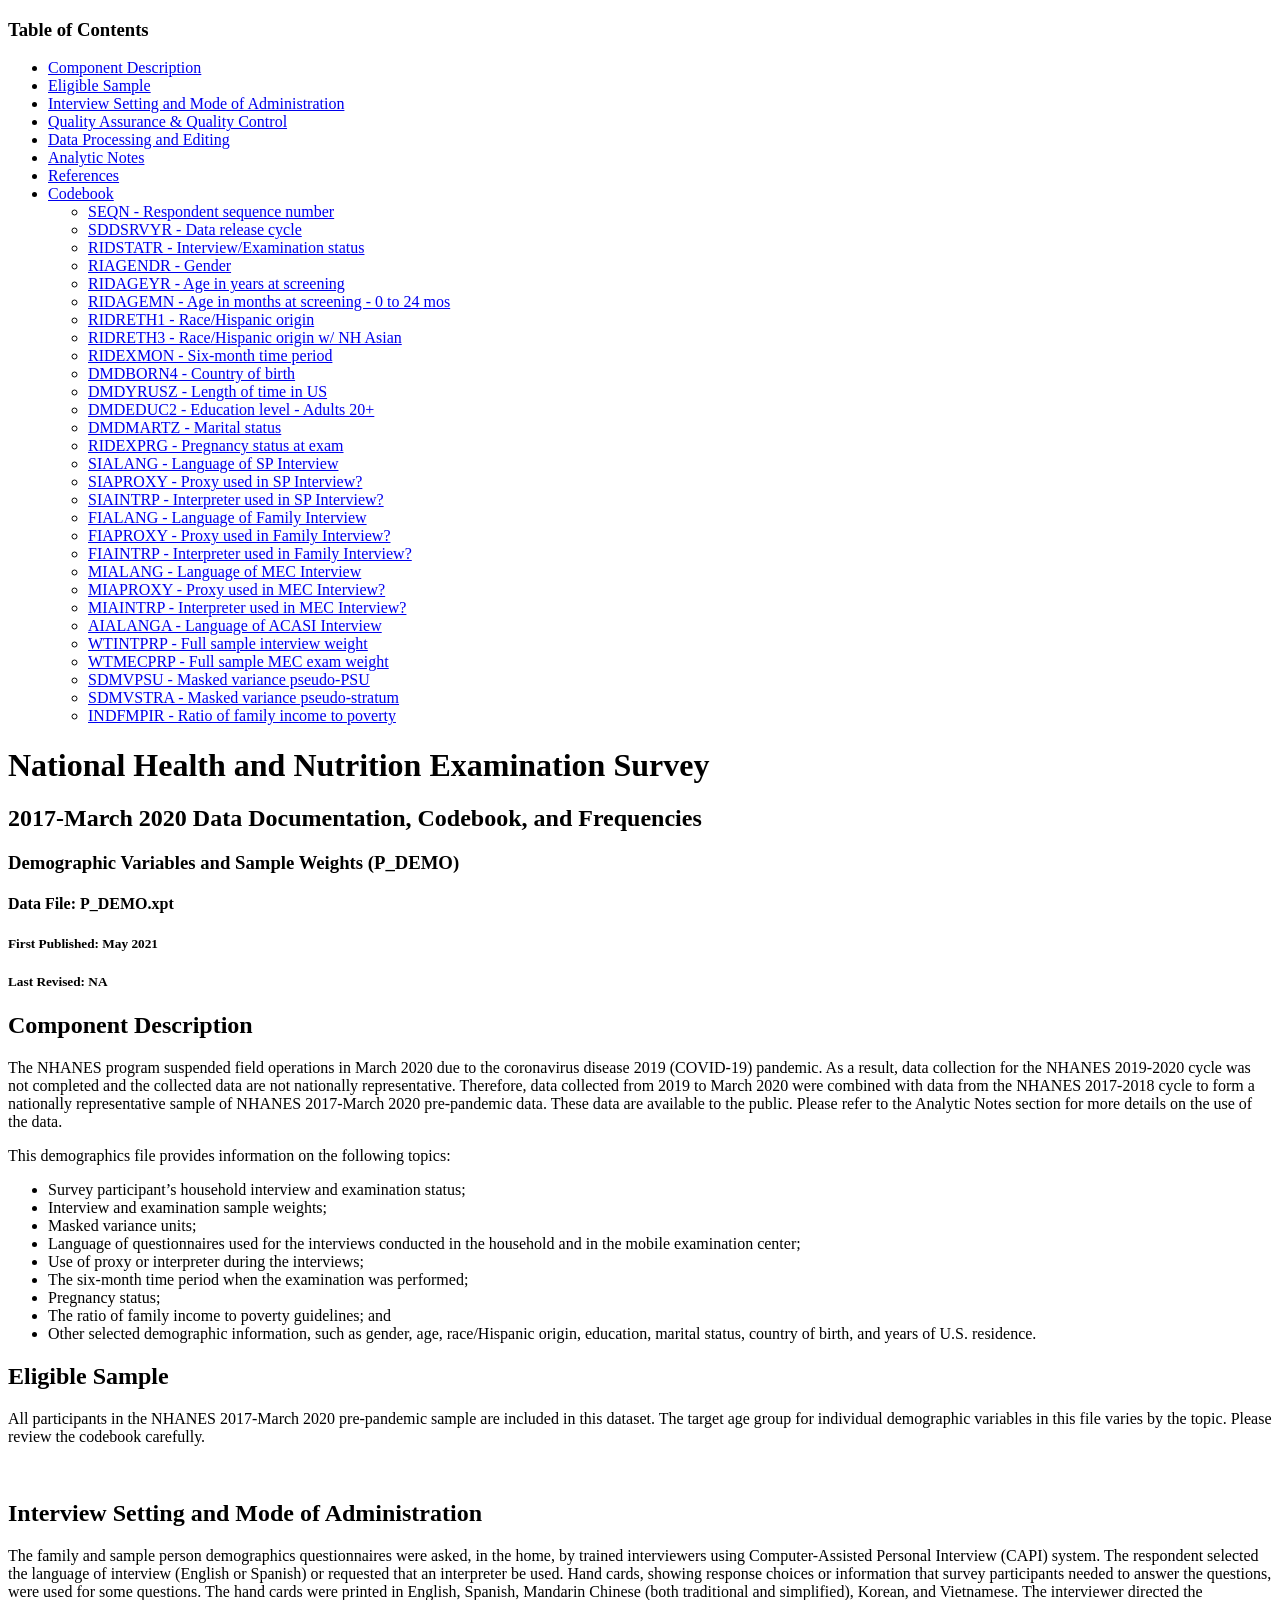
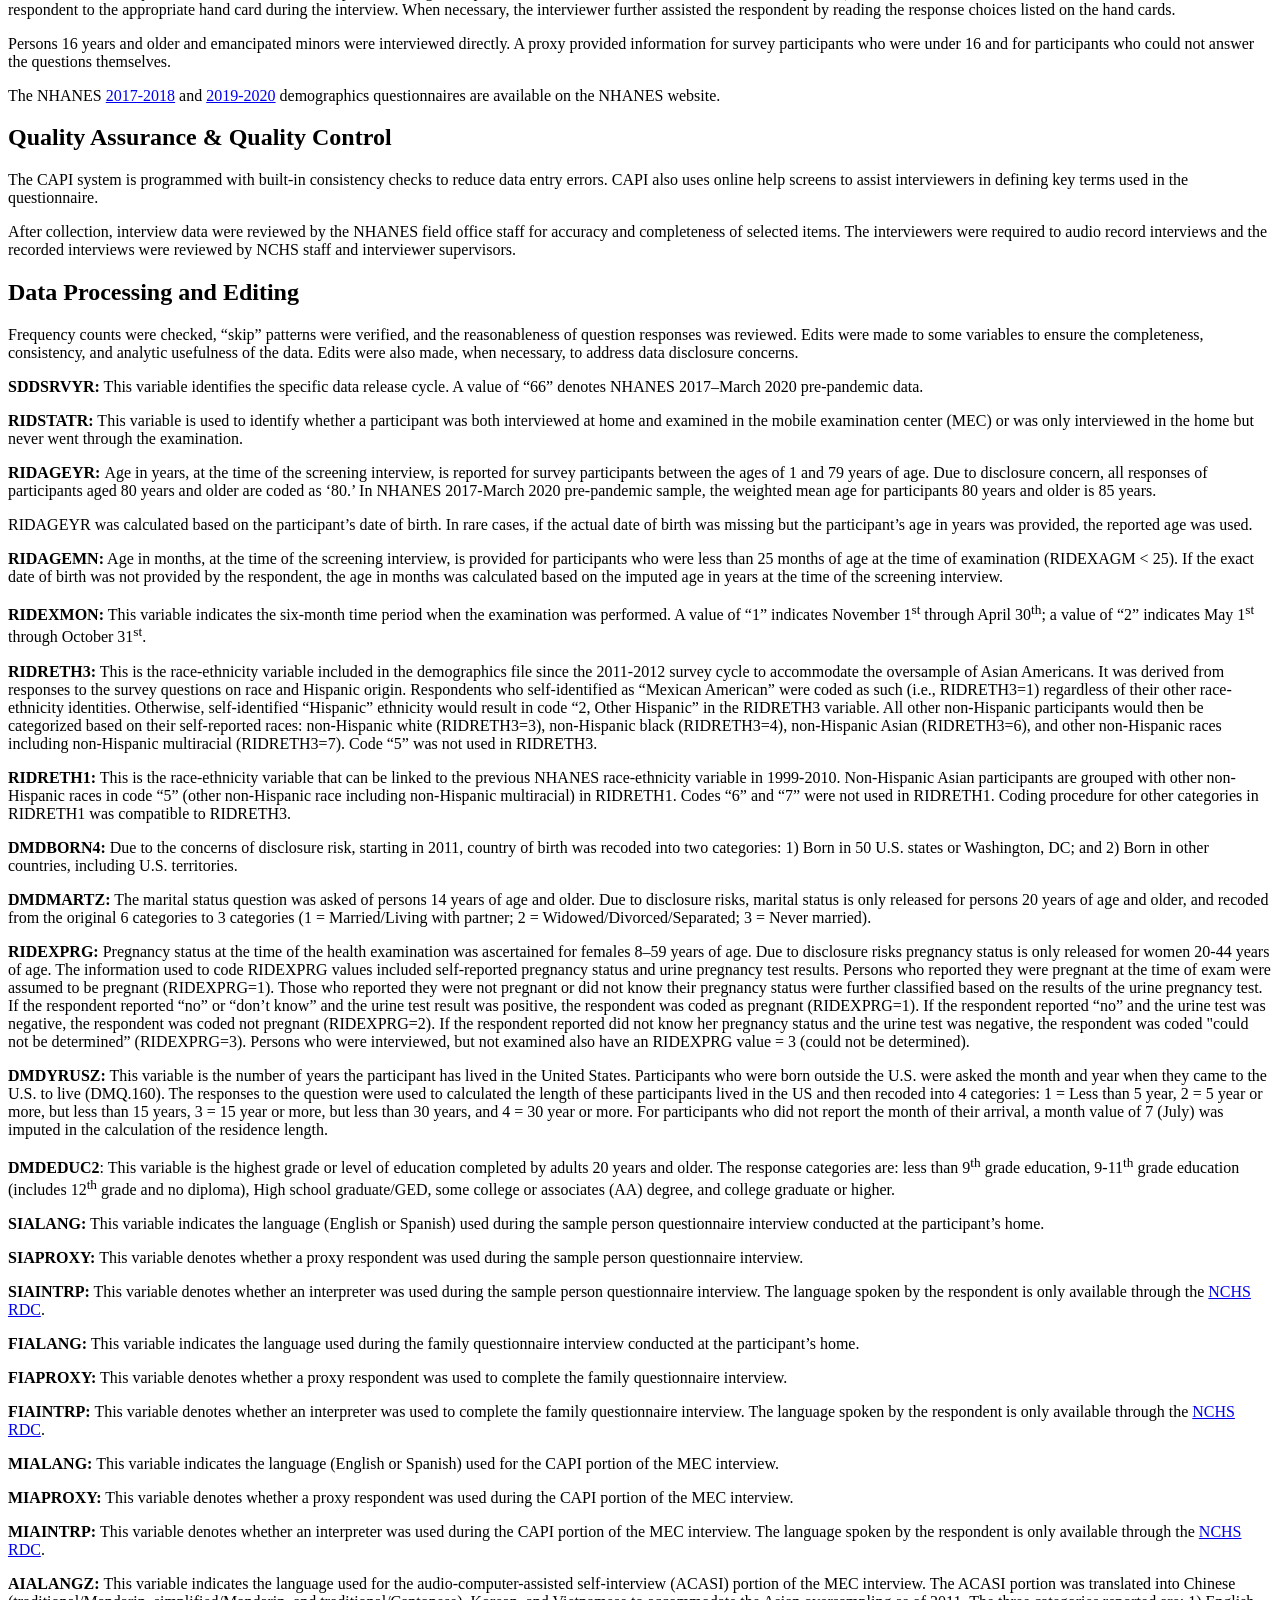
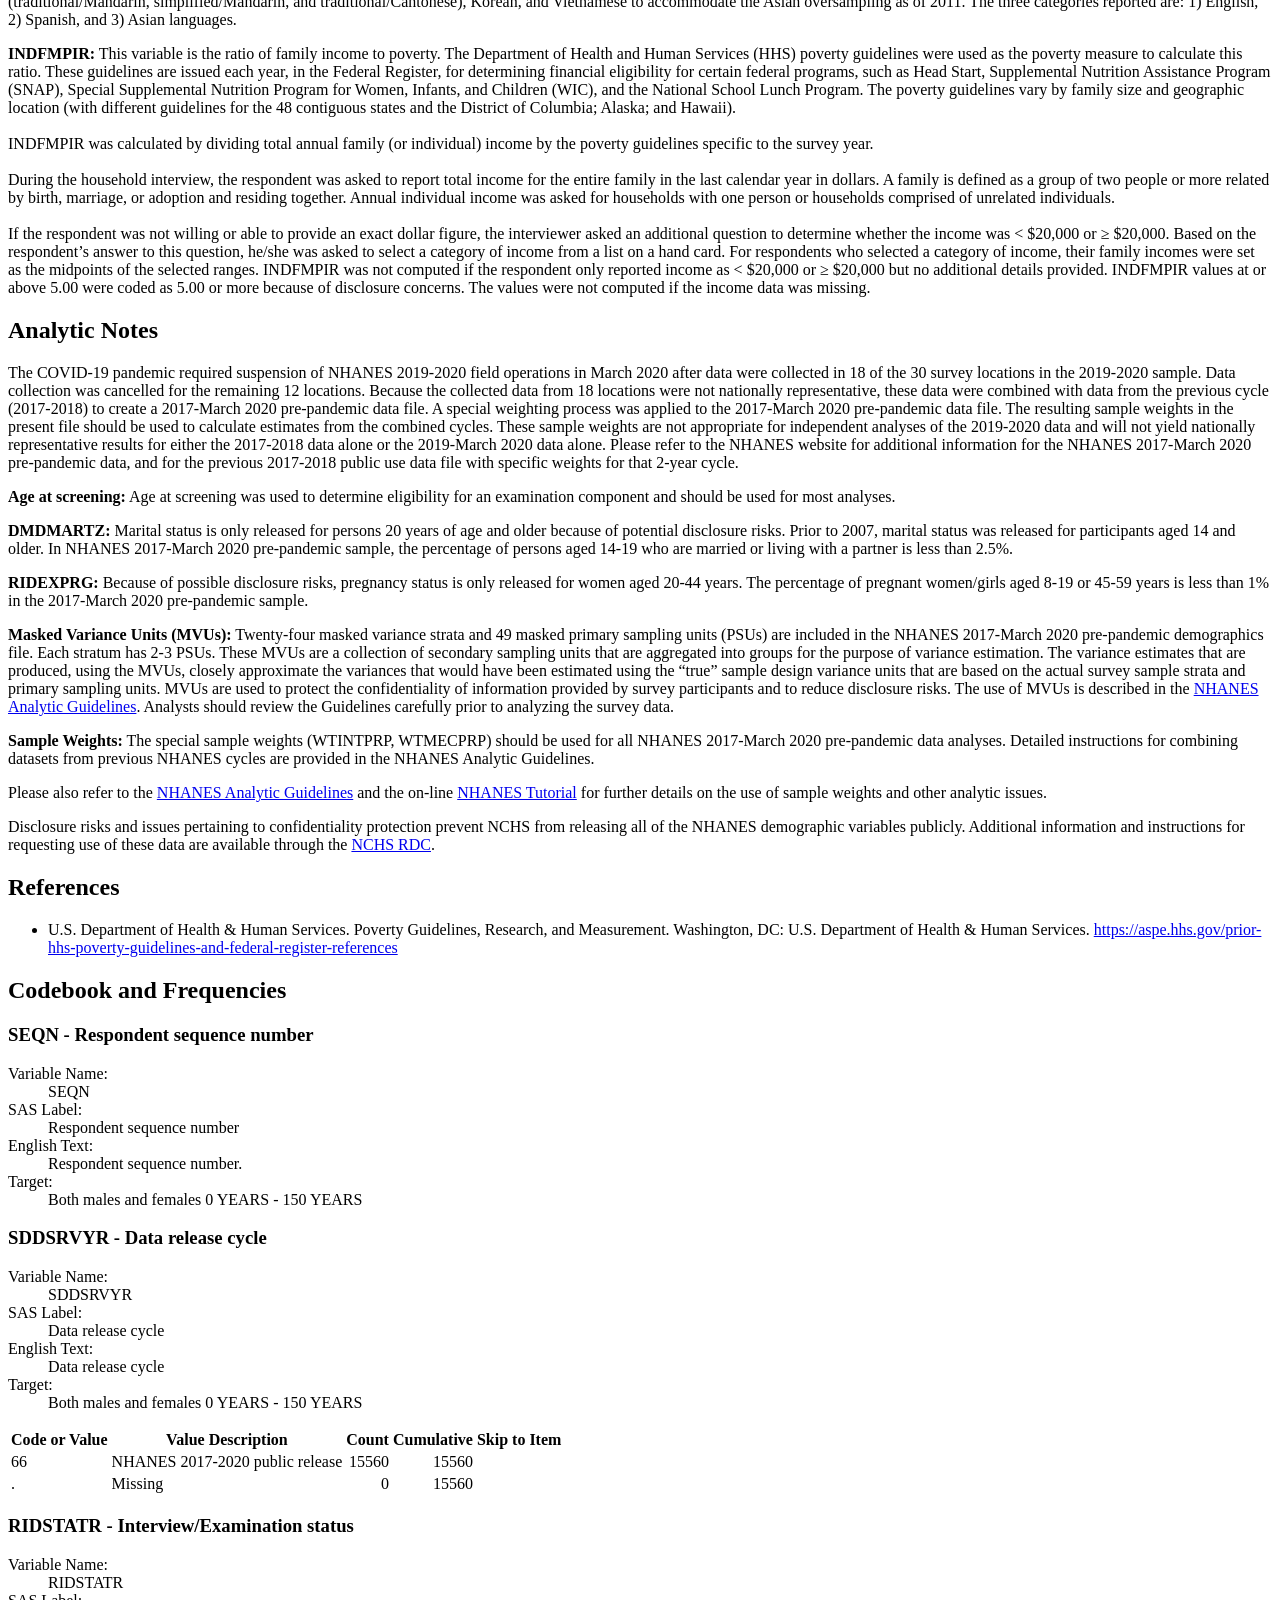
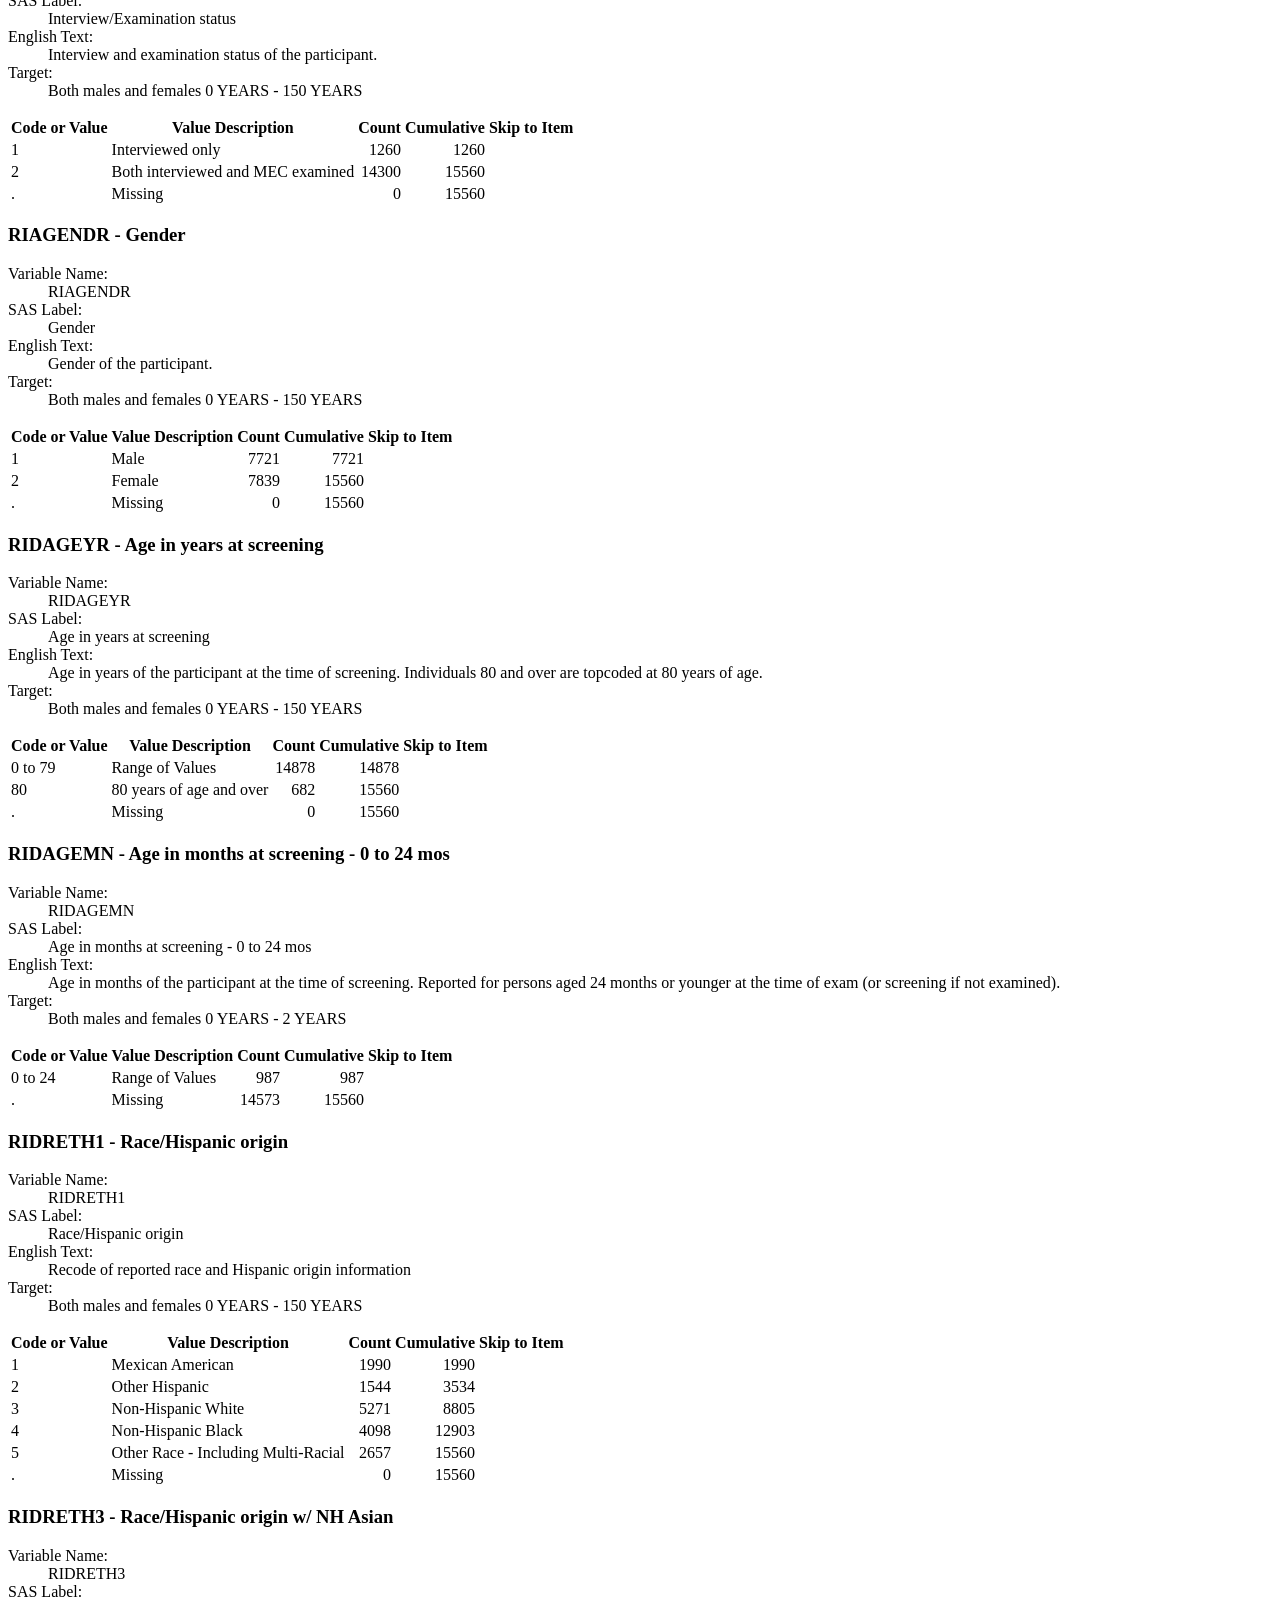
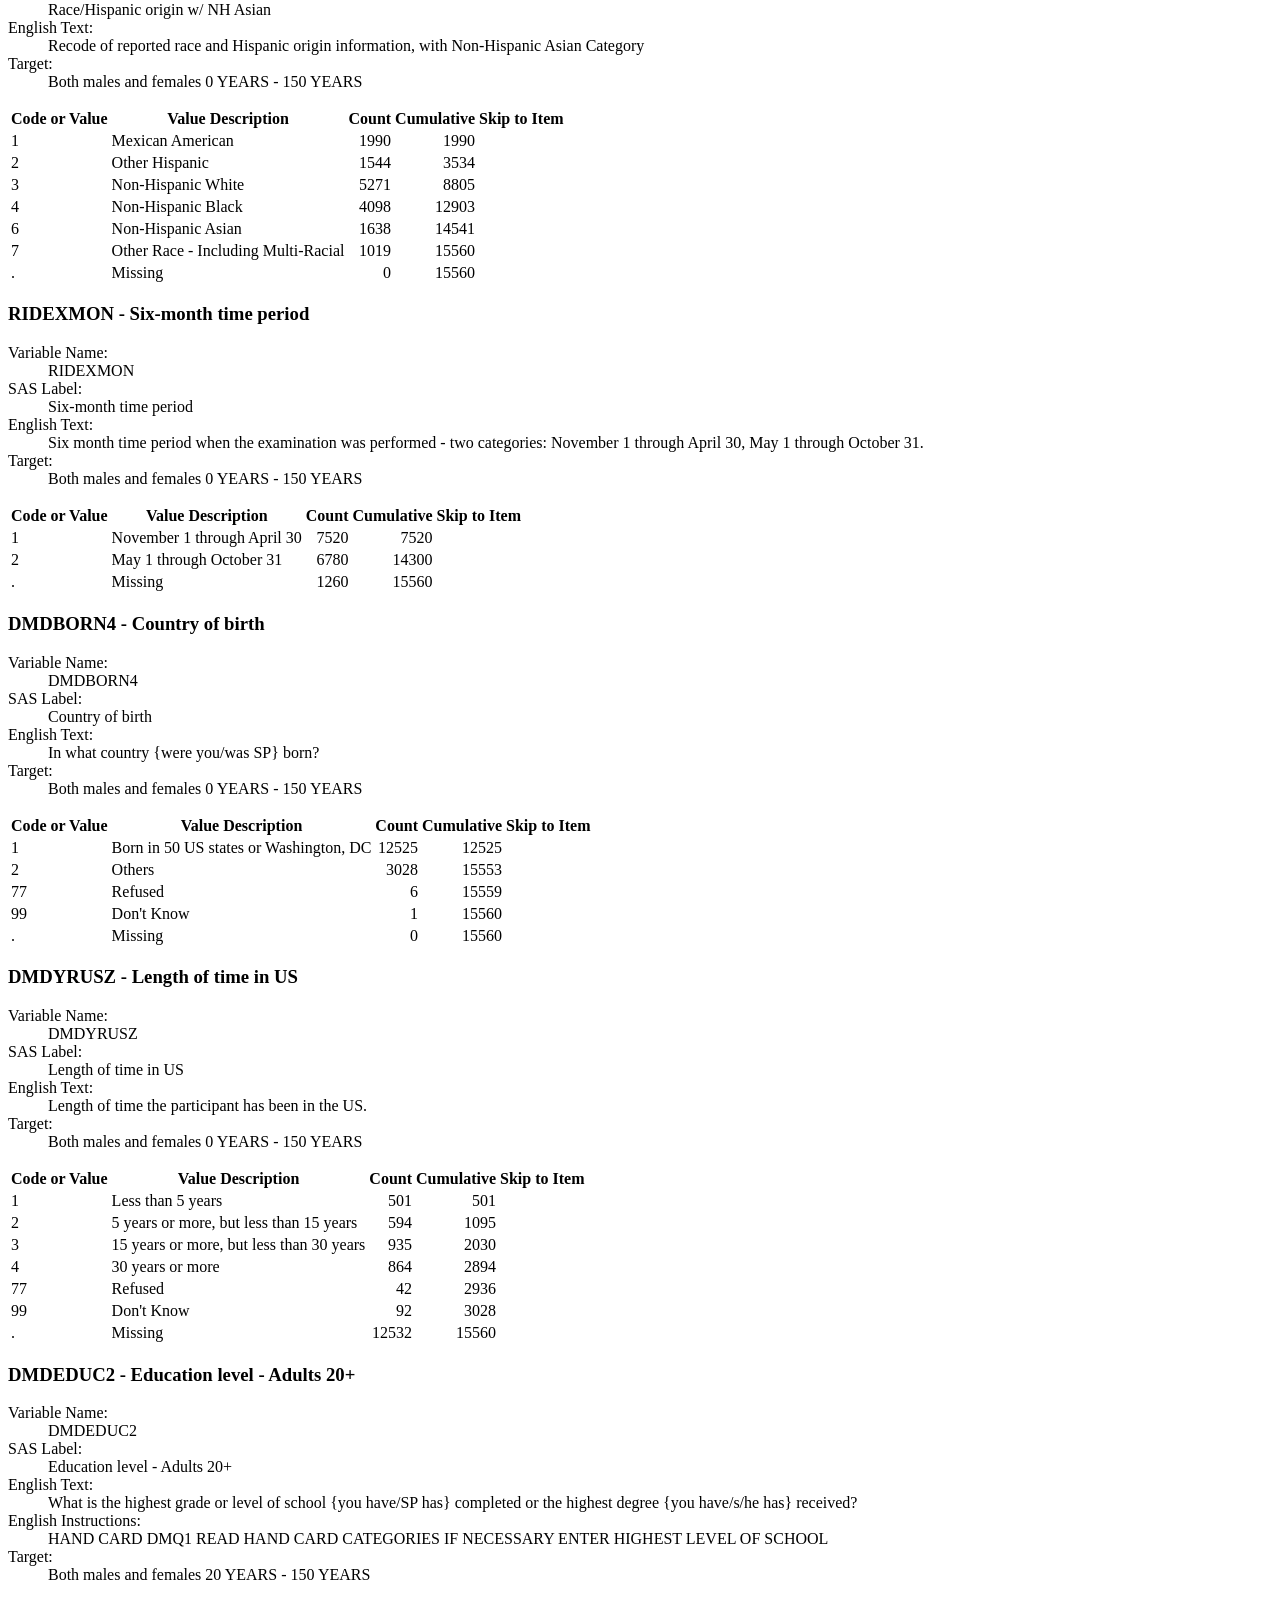
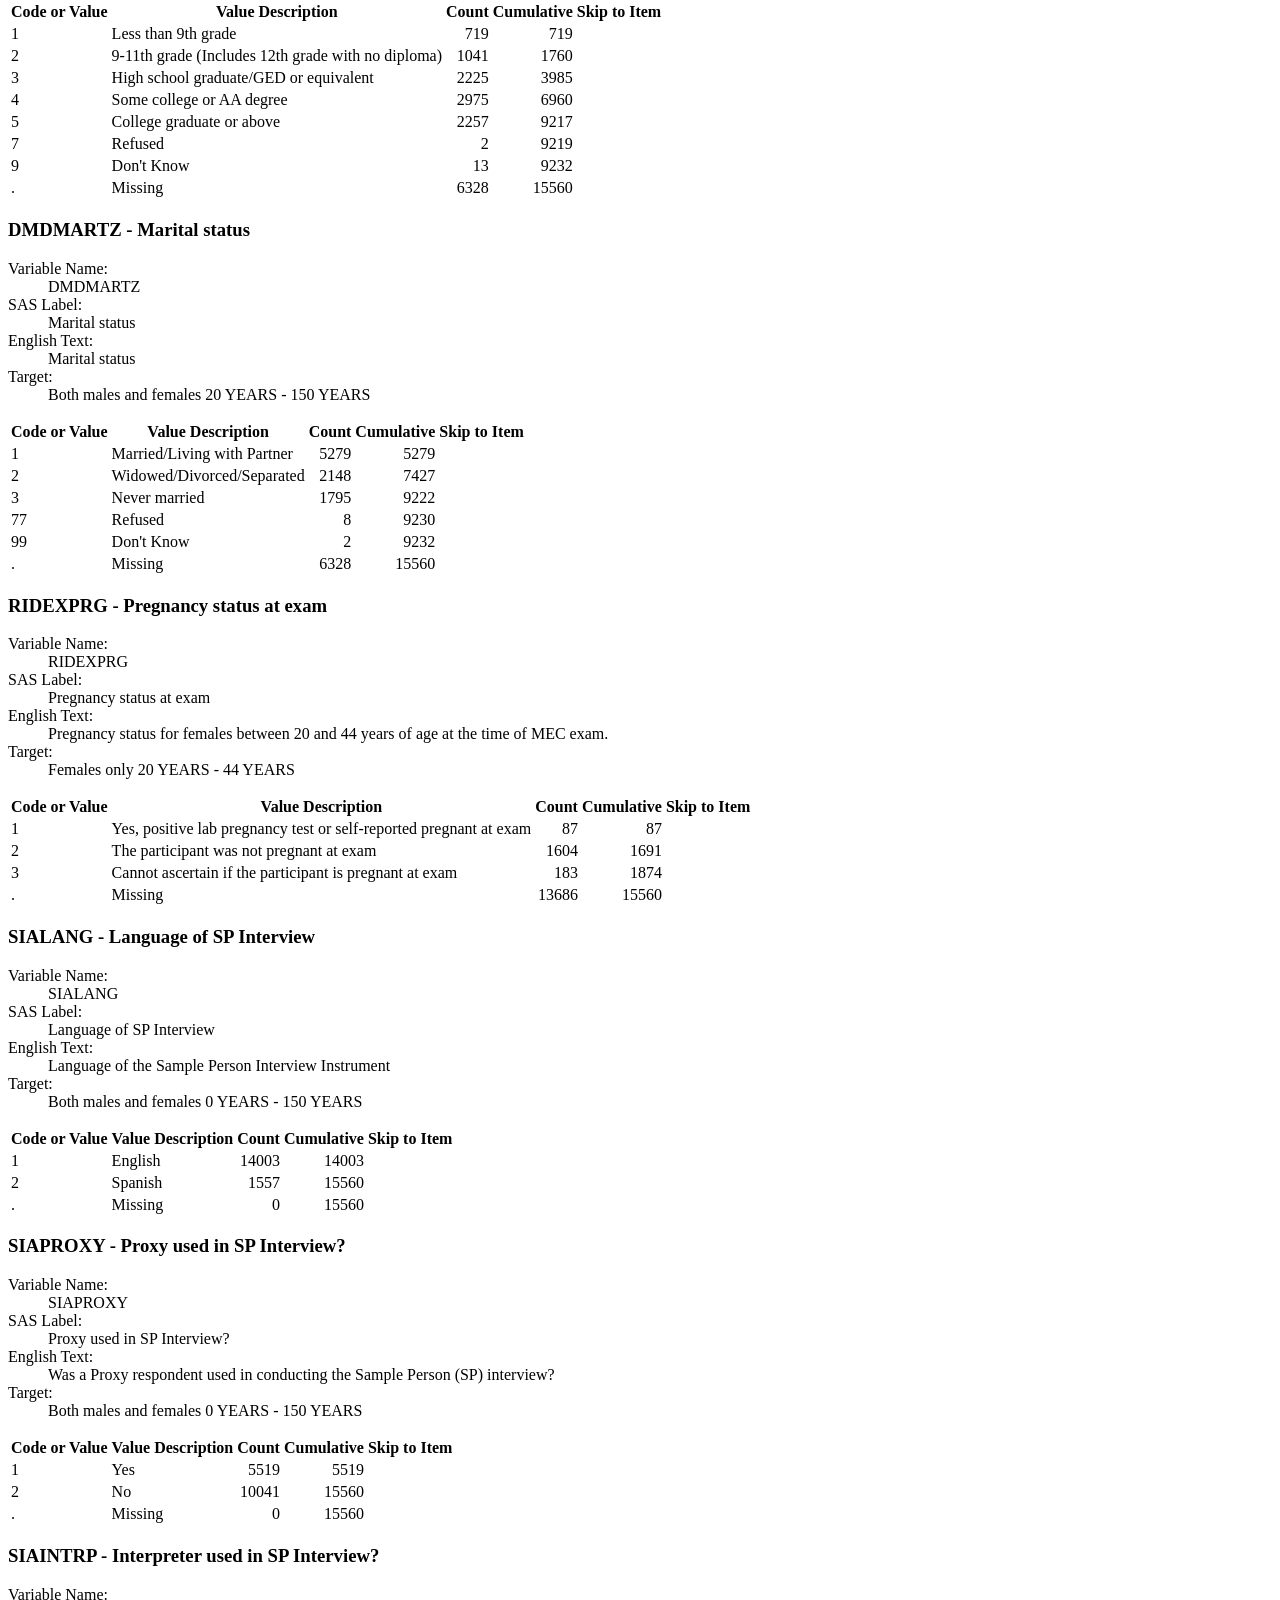
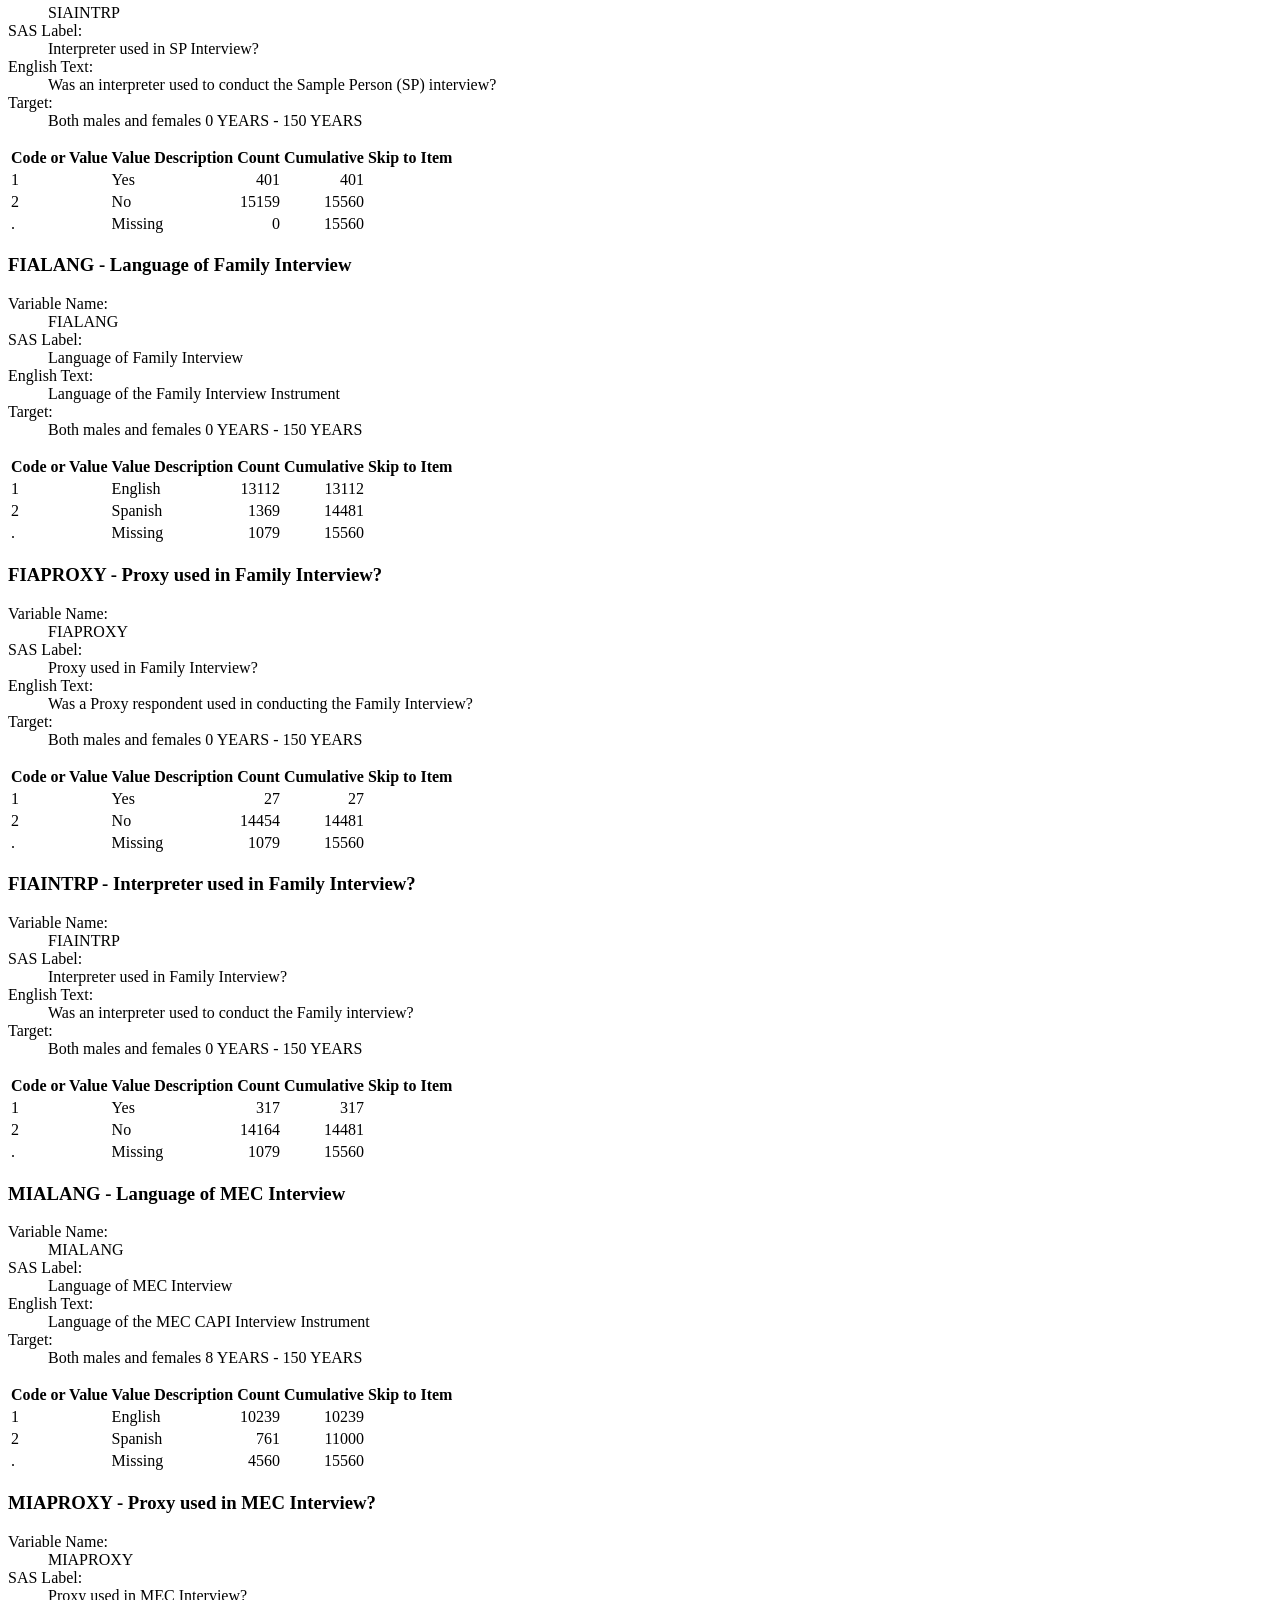
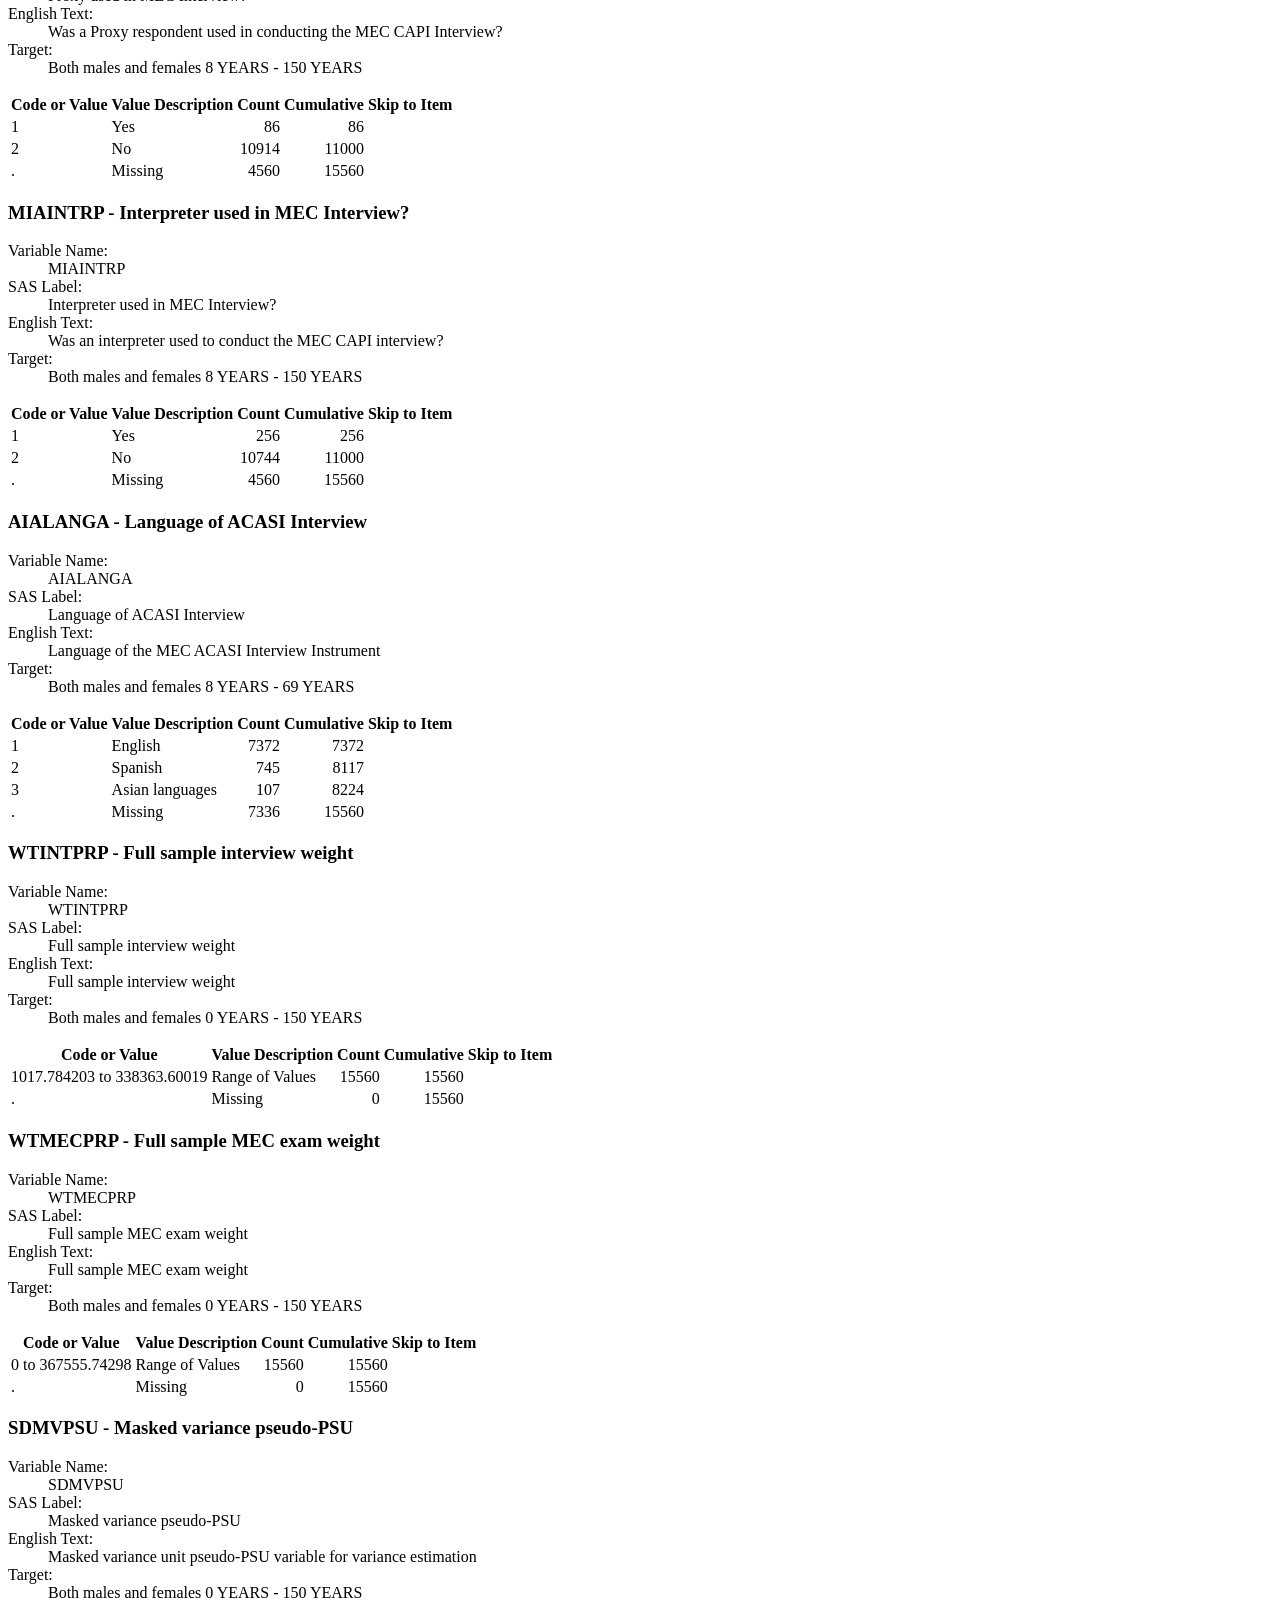
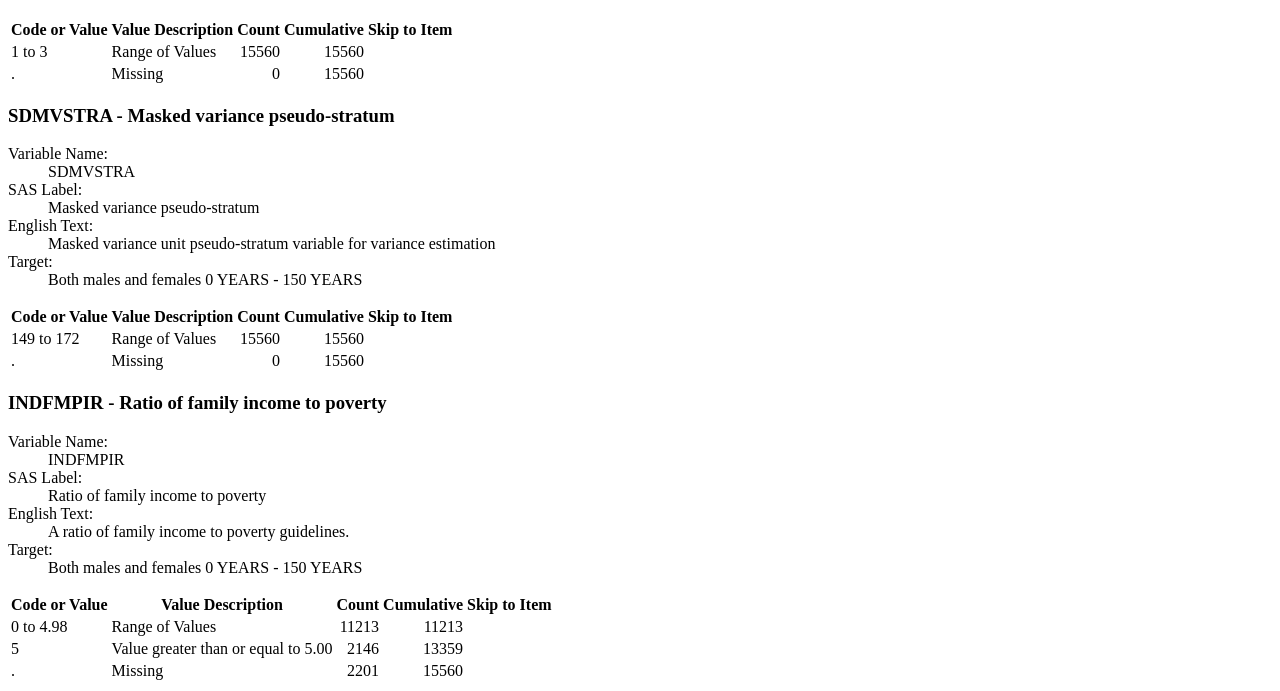
<file: data/P_DEMO.html>
<!DOCTYPE html><html xml:lang="en" lang="en" xmlns="http://www.w3c.org/1999/xhtml">
  <head>
    <meta http-equiv="content-type" content="text/html; charset=utf-8" />
    <title>P_DEMO</title>
    <meta name="title" content="NHANES 2017-March 2020: Demographic Variables and Sample Weights Data Documentation, Codebook, and Frequencies" />
    <link rel="stylesheet" href="https://wwwn.cdc.gov/nchs/nhanes/css/documentation.css" />
  </head>
  <body class="nhanes-doc">
    <div id="toc">
      <h3>Table of Contents</h3>
      <div id="toc-scroll">
        <ul>
          <li>
            <a href="#Component_Description">Component Description</a>
          </li>
          <li>
            <a href="#Eligible_Sample">Eligible Sample</a>
          </li>
          <li>
            <a href="#Interview_Setting_and_Mode_of_Administration">Interview Setting and Mode of Administration</a>
          </li>
          <li>
            <a href="#Quality_Assurance_&amp;_Quality_Control">Quality Assurance &amp; Quality Control</a>
          </li>
          <li>
            <a href="#Data_Processing_and_Editing">Data Processing and Editing</a>
          </li>
          <li>
            <a href="#Analytic_Notes">Analytic Notes</a>
          </li>
          <li>
            <a href="#References">References</a>
          </li>
          <li>
            <a href="#Codebook">Codebook</a>
            <ul id="CodebookLinks">
              <li>
                <a href="#SEQN">SEQN - Respondent sequence number</a>
              </li>
              <li>
                <a href="#SDDSRVYR">SDDSRVYR - Data release cycle</a>
              </li>
              <li>
                <a href="#RIDSTATR">RIDSTATR - Interview/Examination status</a>
              </li>
              <li>
                <a href="#RIAGENDR">RIAGENDR - Gender</a>
              </li>
              <li>
                <a href="#RIDAGEYR">RIDAGEYR - Age in years at screening </a>
              </li>
              <li>
                <a href="#RIDAGEMN">RIDAGEMN - Age in months at screening - 0 to 24 mos</a>
              </li>
              <li>
                <a href="#RIDRETH1">RIDRETH1 - Race/Hispanic origin</a>
              </li>
              <li>
                <a href="#RIDRETH3">RIDRETH3 - Race/Hispanic origin w/ NH Asian</a>
              </li>
              <li>
                <a href="#RIDEXMON">RIDEXMON - Six-month time period</a>
              </li>
              <li>
                <a href="#DMDBORN4">DMDBORN4 - Country of birth</a>
              </li>
              <li>
                <a href="#DMDYRUSZ">DMDYRUSZ - Length of time in US</a>
              </li>
              <li>
                <a href="#DMDEDUC2">DMDEDUC2 - Education level - Adults 20+</a>
              </li>
              <li>
                <a href="#DMDMARTZ">DMDMARTZ - Marital status</a>
              </li>
              <li>
                <a href="#RIDEXPRG">RIDEXPRG - Pregnancy status at exam</a>
              </li>
              <li>
                <a href="#SIALANG">SIALANG - Language of SP Interview</a>
              </li>
              <li>
                <a href="#SIAPROXY">SIAPROXY - Proxy used in SP Interview?</a>
              </li>
              <li>
                <a href="#SIAINTRP">SIAINTRP - Interpreter used in SP Interview?</a>
              </li>
              <li>
                <a href="#FIALANG">FIALANG - Language of Family Interview</a>
              </li>
              <li>
                <a href="#FIAPROXY">FIAPROXY - Proxy used in Family Interview?</a>
              </li>
              <li>
                <a href="#FIAINTRP">FIAINTRP - Interpreter used in Family Interview?</a>
              </li>
              <li>
                <a href="#MIALANG">MIALANG - Language of MEC Interview</a>
              </li>
              <li>
                <a href="#MIAPROXY">MIAPROXY - Proxy used in MEC Interview?</a>
              </li>
              <li>
                <a href="#MIAINTRP">MIAINTRP - Interpreter used in MEC Interview?</a>
              </li>
              <li>
                <a href="#AIALANGA">AIALANGA - Language of ACASI Interview</a>
              </li>
              <li>
                <a href="#WTINTPRP">WTINTPRP - Full sample interview weight</a>
              </li>
              <li>
                <a href="#WTMECPRP">WTMECPRP - Full sample MEC exam weight</a>
              </li>
              <li>
                <a href="#SDMVPSU">SDMVPSU - Masked variance pseudo-PSU</a>
              </li>
              <li>
                <a href="#SDMVSTRA">SDMVSTRA - Masked variance pseudo-stratum</a>
              </li>
              <li>
                <a href="#INDFMPIR">INDFMPIR - Ratio of family income to poverty</a>
              </li>
            </ul>
          </li>
        </ul>
      </div>
    </div>
    <div id="wrapper">
      <div id="PageHeader">
        <h1>National Health and Nutrition Examination Survey</h1>
        <h2>2017-March 2020 Data Documentation, Codebook, and Frequencies</h2>
        <h3>Demographic Variables and Sample Weights (P_DEMO)</h3>
        <h4> Data File: P_DEMO.xpt</h4>
        <h5 class="left">First Published: May 2021</h5>
        <h5 class="right">Last Revised: NA</h5>
      </div>
      <div id="Sections">
        <h2 id="Component_Description">Component Description</h2><p>The NHANES program suspended field operations in March 2020 due to the coronavirus disease 2019 (COVID-19) pandemic. As a result, data collection for the NHANES 2019-2020 cycle was not completed and the collected data are not nationally representative. Therefore, data collected from 2019 to March 2020 were combined with data from the NHANES 2017-2018 cycle to form a nationally representative sample of NHANES 2017-March 2020 pre-pandemic data. These data are available to the public. Please refer to the Analytic Notes section for more details on the use of the data.</p>
<p>This demographics file provides information on the following topics: <br />
</p>
<ul>
    <li>Survey participant&rsquo;s household interview and examination status; </li>
    <li>Interview and examination sample weights; </li>
    <li>Masked variance units; </li>
    <li>Language of questionnaires used for the interviews conducted in the household and in the mobile examination center; </li>
    <li>Use of proxy or interpreter during the interviews;
    </li>
    <li>The six-month time period when the examination was performed;
    </li>
    <li>Pregnancy status;</li>
    <li>The ratio of family income to poverty guidelines; and</li>
    <li>Other selected demographic information, such as gender, age, race/Hispanic origin, education, marital status, country of birth, and years of U.S. residence.<br />
    </li>
</ul><h2 id="Eligible_Sample">Eligible Sample</h2><p>All participants in the NHANES 2017-March 2020 pre-pandemic sample are included in this dataset. The target age group for individual demographic variables in this file varies by the topic. Please review the codebook carefully.</p>
<p>&nbsp;</p><h2 id="Interview_Setting_and_Mode_of_Administration">Interview Setting and Mode of Administration</h2><p>The family and sample person demographics questionnaires were asked, in the home, by trained interviewers using Computer-Assisted Personal Interview (CAPI) system. The respondent selected the language of interview (English or Spanish) or requested that an interpreter be used. Hand cards, showing response choices or information that survey participants needed to answer the questions, were used for some questions. The hand cards were printed in English, Spanish, Mandarin Chinese (both traditional and simplified), Korean, and Vietnamese. The interviewer directed the respondent to the appropriate hand card during the interview. When necessary, the interviewer further assisted the respondent by reading the response choices listed on the hand cards.</p>
<p>Persons 16 years and older and emancipated minors were interviewed directly. A proxy provided information for survey participants who were under 16 and for participants who could not answer the questions themselves.</p>
<p>The NHANES <a href="https://wwwn.cdc.gov/nchs/nhanes/continuousnhanes/questionnaires.aspx?BeginYear=2017">2017-2018</a>&nbsp;and <a href="https://wwwn.cdc.gov/nchs/nhanes/continuousnhanes/questionnaires.aspx?BeginYear=2019">2019-2020</a> demographics questionnaires are available on the NHANES website.</p><h2 id="Quality_Assurance_&amp;_Quality_Control">Quality Assurance &amp; Quality Control</h2><p>The CAPI system is programmed with built-in consistency checks to reduce data entry errors. CAPI also uses online help screens to assist interviewers in defining key terms used in the questionnaire.</p>
<p>After collection, interview data were reviewed by the NHANES field office staff for accuracy and completeness of selected items. The interviewers were required to audio record interviews and the recorded interviews were reviewed by NCHS staff and interviewer supervisors.</p><h2 id="Data_Processing_and_Editing">Data Processing and Editing</h2><p>Frequency counts were checked, &ldquo;skip&rdquo; patterns were verified, and the reasonableness of question responses was reviewed. Edits were made to some variables to ensure the completeness, consistency, and analytic usefulness of the data. Edits were also made, when necessary, to address data disclosure concerns. </p>
<p><strong>SDDSRVYR:</strong> This variable identifies the specific data release cycle. A value of &ldquo;66&rdquo; denotes NHANES 2017&ndash;March 2020 pre-pandemic data.</p>
<p><strong>RIDSTATR:</strong> This variable&nbsp;is used to identify whether a participant was both interviewed at home and examined in the mobile examination center (MEC) or was only interviewed in the home but never went through the examination.</p>
<p><strong>RIDAGEYR: </strong>Age in years, at the time of the screening interview, is reported for survey participants between the ages of 1 and 79 years of age. Due to disclosure concern, all responses of participants aged 80 years and older are coded as &lsquo;80.&rsquo; In NHANES 2017-March 2020 pre-pandemic sample, the weighted mean age for participants 80 years and older is 85 years.</p>
<p>RIDAGEYR was calculated based on the participant&rsquo;s date of birth. In rare cases, if the actual date of birth was missing but the participant&rsquo;s age in years was provided, the reported age was used.<br />
</p>
<p><strong>RIDAGEMN:</strong> Age in months, at the time of the screening interview, is provided for participants who were less than 25 months of age at the time of examination (RIDEXAGM &lt; 25). If the exact date of birth was not provided by the respondent, the age in months was calculated based on the imputed age in years at the time of the screening interview. </p>
<p><strong>RIDEXMON:</strong> This variable indicates the six-month time period when the examination was performed. A value of &ldquo;1&rdquo; indicates November 1<sup>st</sup> through April 30<sup>th</sup>; a value of &ldquo;2&rdquo; indicates May 1<sup>st</sup> through October 31<sup>st</sup>.</p>
<p><strong>RIDRETH3:</strong> This is the race-ethnicity variable included in the demographics file since the 2011-2012 survey cycle to accommodate the oversample of&nbsp;Asian Americans. It was derived from responses to the survey questions on race and Hispanic origin. Respondents who self-identified as &ldquo;Mexican American&rdquo; were coded as such (i.e., RIDRETH3=1) regardless of their other race-ethnicity identities. Otherwise, self-identified &ldquo;Hispanic&rdquo; ethnicity would result in code &ldquo;2, Other Hispanic&rdquo; in the RIDRETH3 variable. All other non-Hispanic participants would then be categorized based on their self-reported races: non-Hispanic white (RIDRETH3=3), non-Hispanic black (RIDRETH3=4), non-Hispanic Asian (RIDRETH3=6), and other non-Hispanic races including non-Hispanic multiracial (RIDRETH3=7).  Code &ldquo;5&rdquo; was not used in RIDRETH3.</p>
<p><strong>RIDRETH1:</strong> This is the race-ethnicity variable that can be linked to the previous NHANES race-ethnicity variable in 1999-2010. Non-Hispanic Asian participants are grouped with other non-Hispanic races in code &ldquo;5&rdquo; (other non-Hispanic race including non-Hispanic multiracial) in RIDRETH1. Codes &ldquo;6&rdquo; and &ldquo;7&rdquo; were not used in RIDRETH1. Coding procedure for other categories in RIDRETH1 was compatible to RIDRETH3.</p>
<p><strong>DMDBORN4:</strong> Due to the concerns of disclosure risk, starting in 2011, country of birth was recoded into two categories: 1) Born in 50 U.S. states or Washington, DC; and 2) Born in other countries, including U.S. territories. </p>
<p><strong>DMDMARTZ:</strong> The marital status question was asked of persons 14 years of age and older. Due to disclosure risks, marital status is only released for persons 20 years of age and older, and recoded from the original 6 categories to 3 categories (1 = Married/Living with partner; 2 = Widowed/Divorced/Separated; 3 = Never married).</p>
<p><strong>RIDEXPRG: </strong>Pregnancy status at the time of the health examination was ascertained for females 8&ndash;59 years of age. Due to disclosure risks pregnancy status is only released for women 20-44 years of age. The information used to code RIDEXPRG values included self-reported pregnancy status and urine pregnancy test results. Persons who reported they were pregnant at the time of exam were assumed to be pregnant (RIDEXPRG=1). Those who reported they were not pregnant or did not know their pregnancy status were further classified based on the results of the urine pregnancy test. If the respondent reported &ldquo;no&rdquo; or &ldquo;don&rsquo;t know&rdquo; and the urine test result was positive, the respondent was coded as pregnant (RIDEXPRG=1). If the respondent reported &ldquo;no&rdquo; and the urine test was negative, the respondent was coded not pregnant (RIDEXPRG=2). If the respondent reported did not know her pregnancy status and the urine test was negative, the respondent was coded "could not be determined&rdquo; (RIDEXPRG=3). Persons who were interviewed, but not examined also have an RIDEXPRG value = 3 (could not be determined).<br />
</p>
<p><strong>DMDYRUSZ:</strong> This variable is the number of years the participant has lived in the United States. Participants who were born outside the U.S. were asked the month and year when they came to the U.S. to live (DMQ.160). The responses to the question were used to calculated the length of these participants lived in the US and then recoded into 4 categories: 1 = Less than 5 year, 2 = 5 year or more, but less than 15 years, 3 = 15 year or more, but less than 30 years, and 4 = 30 year or more. For participants who did not report the month of their arrival, a month value of 7 (July) was imputed in the calculation of the residence length.</p>
<p><strong>DMDEDUC2</strong>: This variable is the highest grade or level of education completed by adults 20 years and older. The response categories are: less than 9<sup>th</sup> grade education, 9-11<sup>th</sup> grade education (includes 12<sup>th</sup> grade and no diploma), High school graduate/GED, some college or associates (AA) degree, and college graduate or higher.</p>
<p><strong>SIALANG:</strong> This variable indicates the language (English or Spanish) used during the sample person questionnaire interview conducted at the participant&rsquo;s home.</p>
<p><strong>SIAPROXY:</strong> This variable denotes whether a proxy respondent was used during the sample person questionnaire interview.</p>
<p><strong>SIAINTRP:</strong> This variable denotes whether an interpreter was used during the sample person questionnaire interview. The language spoken by the respondent is only available through the <a href="https://www.cdc.gov/rdc/" target="_blank">NCHS RDC</a>.</p>
<p><strong>FIALANG:</strong> This variable indicates the language used during the family questionnaire interview conducted at the participant&rsquo;s home.</p>
<p><strong>FIAPROXY:</strong> This variable denotes whether a proxy respondent was used to complete the family questionnaire interview.</p>
<p><strong>FIAINTRP:</strong> This variable denotes whether an interpreter was used to complete the family questionnaire interview. The language spoken by the respondent is only available through the <a href="https://www.cdc.gov/rdc/" target="_blank">NCHS RDC</a>.</p>
<p><strong>MIALANG:</strong> This variable indicates the language (English or Spanish) used for the CAPI portion of the MEC interview.</p>
<p><strong>MIAPROXY:</strong> This variable denotes whether a proxy respondent was used during the CAPI portion of the MEC interview.</p>
<p><strong>MIAINTRP: </strong>This variable denotes whether an interpreter was used during the CAPI portion of the MEC interview. The language spoken by the respondent is only available through the <a href="https://www.cdc.gov/rdc/" target="_blank">NCHS RDC</a>.</p>
<p><strong>AIALANGZ: </strong>This variable indicates the language used for the audio-computer-assisted self-interview (ACASI) portion of the MEC interview. The ACASI portion was translated into Chinese (traditional/Mandarin, simplified/Mandarin, and traditional/Cantonese), Korean, and Vietnamese to accommodate the Asian oversampling as of 2011. The three categories reported are: 1) English, 2) Spanish, and 3) Asian languages.</p>
<p><strong>INDFMPIR:</strong> This variable is the ratio of family income to poverty. The Department of Health and Human Services (HHS) poverty guidelines were used as the poverty measure to calculate this ratio. These guidelines are issued each year, in the Federal Register, for determining financial eligibility for certain federal programs, such as Head Start, Supplemental Nutrition Assistance Program (SNAP), Special Supplemental Nutrition Program for Women, Infants, and Children (WIC), and the National School Lunch Program. The poverty guidelines vary by family size and geographic location (with different guidelines for the 48 contiguous states and the District of Columbia; Alaska; and Hawaii).<br />
<br />
INDFMPIR was calculated by dividing total annual family (or individual) income by the poverty guidelines specific to the survey year.&nbsp;<br />
<br />
During the household interview, the respondent was asked to report total income for the entire family in the last calendar year in dollars. A family is defined as a group of two people or more related by birth, marriage, or adoption and residing together. Annual individual income was asked for households with one person or households comprised of unrelated individuals.&nbsp;<br />
<br />
If the respondent was not willing or able to provide an exact dollar figure, the interviewer asked an additional question to determine whether the income was &lt; $20,000 or &ge; $20,000. Based on the respondent&rsquo;s answer to this question, he/she was asked to select a category of income from a list on a hand card. For respondents who selected a category of income, their family incomes were set as the midpoints of the selected ranges. INDFMPIR was not computed if the respondent only reported income as &lt; $20,000 or &ge; $20,000 but no additional details provided. INDFMPIR values at or above 5.00 were coded as 5.00 or more because of disclosure concerns. The values were not computed if the income data was missing.<br />
<strong></strong></p><h2 id="Analytic_Notes">Analytic Notes</h2><p>The COVID-19 pandemic required suspension of NHANES 2019-2020 field operations in March 2020 after data were collected in 18 of the 30 survey locations in the 2019-2020 sample. Data collection was cancelled for the remaining 12 locations. Because the collected data from 18 locations were not nationally representative, these data were combined with data from the previous cycle (2017-2018) to create a 2017-March 2020 pre-pandemic data file. A special weighting process was applied to the 2017-March 2020 pre-pandemic data file. The resulting sample weights in the present file should be used to calculate estimates from the combined cycles. These sample weights are not appropriate for independent analyses of the 2019-2020 data and will not yield nationally representative results for either the 2017-2018 data alone or the 2019-March 2020 data alone. Please refer to the NHANES website for additional information for the NHANES 2017-March 2020 pre-pandemic data, and for the previous 2017-2018 public use data file with specific weights for that 2-year cycle.</p>
<p>
<strong>Age at screening:</strong> Age at screening was used to determine eligibility for an examination component and should be used for most analyses.</p>
<p><strong>DMDMARTZ:</strong> Marital status is only released for persons 20
years of age and older because of potential disclosure risks. Prior to 2007,
marital status was released for participants aged 14 and older. In NHANES 2017-March
2020 pre-pandemic sample, the percentage of persons aged 14-19 who are married
or living with a partner is less than 2.5%.</p>
<p><strong>RIDEXPRG:</strong> Because of possible disclosure risks, pregnancy
status is only released for women aged 20-44 years. The percentage of pregnant
women/girls aged 8-19 or 45-59 years is less than 1% in the 2017-March 2020
pre-pandemic sample.</p>
<p><strong>Masked Variance Units (MVUs):</strong> Twenty-four masked variance strata and 49 masked
primary sampling units (PSUs) are included in the NHANES 2017-March 2020
pre-pandemic demographics file. Each stratum has 2-3 PSUs. These MVUs are a
collection of secondary sampling units that are aggregated into groups for the
purpose of variance estimation. The variance estimates that are produced, using
the MVUs, closely approximate the variances that would have been estimated
using the &ldquo;true&rdquo; sample design variance units that are based on the actual
survey sample strata and primary sampling units. MVUs are used to protect the
confidentiality of information provided by survey participants and to reduce
disclosure risks. The use of MVUs is described in the <a href="https://wwwn.cdc.gov/nchs/nhanes/analyticguidelines.aspx" target="_blank">NHANES
Analytic Guidelines</a>. Analysts should review the Guidelines
carefully prior to analyzing the survey data.</p>
<p><strong>Sample Weights:</strong> The special sample weights (WTINTPRP, WTMECPRP) should be used for all NHANES 2017-March 2020 pre-pandemic data analyses. Detailed instructions for combining datasets from previous NHANES cycles are provided in the NHANES Analytic Guidelines. </p>
<p>Please also refer to the <a href="https://wwwn.cdc.gov/nchs/nhanes/analyticguidelines.aspx">NHANES Analytic Guidelines</a> and the on-line <a href="https://wwwn.cdc.gov/nchs/nhanes/tutorials/">NHANES Tutorial</a>&nbsp;for further details on the use of sample weights and other analytic issues.</p>
<p>Disclosure risks and issues pertaining to confidentiality protection prevent NCHS from releasing all of the NHANES demographic variables publicly. Additional information and instructions for requesting use of these data are available through the <a href="https://www.cdc.gov/rdc/">NCHS RDC</a>.<br />
</p></div>
      <div id="References">
        <h2>References</h2>
        <ul>
          <li>U.S. Department of Health &amp; Human Services. Poverty Guidelines, Research, and Measurement. Washington, DC: U.S. Department of Health &amp; Human Services. <a href="https://aspe.hhs.gov/prior-hhs-poverty-guidelines-and-federal-register-references">https://aspe.hhs.gov/prior-hhs-poverty-guidelines-and-federal-register-references</a>
          </li>
        </ul>
      </div>
      <div id="Codebook">
        <h2>Codebook and Frequencies</h2>
        <div class="pagebreak">
          <h3 class="vartitle" id="SEQN">SEQN - Respondent sequence number</h3>
          <dl>
            <dt>Variable Name: </dt>
            <dd class="info">SEQN</dd>
            <dt>SAS Label: </dt>
            <dd>Respondent sequence number</dd>
            <dt>English Text: </dt>
            <dd class="info">Respondent sequence number.</dd>
            <dt>Target: </dt>
            <dd> Both males and females 0 YEARS -
			150 YEARS</dd>
          </dl>
        </div>
        <div class="pagebreak">
          <h3 class="vartitle" id="SDDSRVYR">SDDSRVYR - Data release cycle</h3>
          <dl>
            <dt>Variable Name: </dt>
            <dd class="info">SDDSRVYR</dd>
            <dt>SAS Label: </dt>
            <dd>Data release cycle</dd>
            <dt>English Text: </dt>
            <dd class="info">Data release cycle</dd>
            <dt>Target: </dt>
            <dd> Both males and females 0 YEARS -
			150 YEARS</dd>
          </dl>
          <table class="values">
            <thead>
              <tr>
                <th scope="column" class="values">Code or Value</th>
                <th scope="column" class="values">Value Description</th>
                <th scope="column" class="values">Count</th>
                <th scope="column" class="values">Cumulative</th>
                <th scope="column" class="values">Skip to Item</th>
              </tr>
            </thead>
            <tbody>
              <tr>
                <td scope="row" class="values">66</td>
                <td class="values">NHANES 2017-2020 public release</td>
                <td class="values" align="right">15560</td>
                <td class="values" align="right">15560</td>
                <td class="values">
                </td>
              </tr>
              <tr>
                <td scope="row" class="values">.</td>
                <td class="values">Missing</td>
                <td class="values" align="right">0</td>
                <td class="values" align="right">15560</td>
                <td class="values">
                </td>
              </tr>
            </tbody>
          </table>
        </div>
        <div class="pagebreak">
          <h3 class="vartitle" id="RIDSTATR">RIDSTATR - Interview/Examination status</h3>
          <dl>
            <dt>Variable Name: </dt>
            <dd class="info">RIDSTATR</dd>
            <dt>SAS Label: </dt>
            <dd>Interview/Examination status</dd>
            <dt>English Text: </dt>
            <dd class="info">Interview and examination status of the participant.</dd>
            <dt>Target: </dt>
            <dd> Both males and females 0 YEARS -
			150 YEARS</dd>
          </dl>
          <table class="values">
            <thead>
              <tr>
                <th scope="column" class="values">Code or Value</th>
                <th scope="column" class="values">Value Description</th>
                <th scope="column" class="values">Count</th>
                <th scope="column" class="values">Cumulative</th>
                <th scope="column" class="values">Skip to Item</th>
              </tr>
            </thead>
            <tbody>
              <tr>
                <td scope="row" class="values">1</td>
                <td class="values">Interviewed only</td>
                <td class="values" align="right">1260</td>
                <td class="values" align="right">1260</td>
                <td class="values">
                </td>
              </tr>
              <tr>
                <td scope="row" class="values">2</td>
                <td class="values">Both interviewed and MEC examined</td>
                <td class="values" align="right">14300</td>
                <td class="values" align="right">15560</td>
                <td class="values">
                </td>
              </tr>
              <tr>
                <td scope="row" class="values">.</td>
                <td class="values">Missing</td>
                <td class="values" align="right">0</td>
                <td class="values" align="right">15560</td>
                <td class="values">
                </td>
              </tr>
            </tbody>
          </table>
        </div>
        <div class="pagebreak">
          <h3 class="vartitle" id="RIAGENDR">RIAGENDR - Gender</h3>
          <dl>
            <dt>Variable Name: </dt>
            <dd class="info">RIAGENDR</dd>
            <dt>SAS Label: </dt>
            <dd>Gender</dd>
            <dt>English Text: </dt>
            <dd class="info">Gender of the participant.</dd>
            <dt>Target: </dt>
            <dd> Both males and females 0 YEARS -
			150 YEARS</dd>
          </dl>
          <table class="values">
            <thead>
              <tr>
                <th scope="column" class="values">Code or Value</th>
                <th scope="column" class="values">Value Description</th>
                <th scope="column" class="values">Count</th>
                <th scope="column" class="values">Cumulative</th>
                <th scope="column" class="values">Skip to Item</th>
              </tr>
            </thead>
            <tbody>
              <tr>
                <td scope="row" class="values">1</td>
                <td class="values">Male</td>
                <td class="values" align="right">7721</td>
                <td class="values" align="right">7721</td>
                <td class="values">
                </td>
              </tr>
              <tr>
                <td scope="row" class="values">2</td>
                <td class="values">Female</td>
                <td class="values" align="right">7839</td>
                <td class="values" align="right">15560</td>
                <td class="values">
                </td>
              </tr>
              <tr>
                <td scope="row" class="values">.</td>
                <td class="values">Missing</td>
                <td class="values" align="right">0</td>
                <td class="values" align="right">15560</td>
                <td class="values">
                </td>
              </tr>
            </tbody>
          </table>
        </div>
        <div class="pagebreak">
          <h3 class="vartitle" id="RIDAGEYR">RIDAGEYR - Age in years at screening </h3>
          <dl>
            <dt>Variable Name: </dt>
            <dd class="info">RIDAGEYR</dd>
            <dt>SAS Label: </dt>
            <dd>Age in years at screening </dd>
            <dt>English Text: </dt>
            <dd class="info">Age in years of the participant at the time of screening. Individuals 80 and over are topcoded at 80 years of age.</dd>
            <dt>Target: </dt>
            <dd> Both males and females 0 YEARS -
			150 YEARS</dd>
          </dl>
          <table class="values">
            <thead>
              <tr>
                <th scope="column" class="values">Code or Value</th>
                <th scope="column" class="values">Value Description</th>
                <th scope="column" class="values">Count</th>
                <th scope="column" class="values">Cumulative</th>
                <th scope="column" class="values">Skip to Item</th>
              </tr>
            </thead>
            <tbody>
              <tr>
                <td scope="row" class="values">0 to 79</td>
                <td class="values">Range of Values</td>
                <td class="values" align="right">14878</td>
                <td class="values" align="right">14878</td>
                <td class="values">
                </td>
              </tr>
              <tr>
                <td scope="row" class="values">80</td>
                <td class="values">80 years of age and over</td>
                <td class="values" align="right">682</td>
                <td class="values" align="right">15560</td>
                <td class="values">
                </td>
              </tr>
              <tr>
                <td scope="row" class="values">.</td>
                <td class="values">Missing</td>
                <td class="values" align="right">0</td>
                <td class="values" align="right">15560</td>
                <td class="values">
                </td>
              </tr>
            </tbody>
          </table>
        </div>
        <div class="pagebreak">
          <h3 class="vartitle" id="RIDAGEMN">RIDAGEMN - Age in months at screening - 0 to 24 mos</h3>
          <dl>
            <dt>Variable Name: </dt>
            <dd class="info">RIDAGEMN</dd>
            <dt>SAS Label: </dt>
            <dd>Age in months at screening - 0 to 24 mos</dd>
            <dt>English Text: </dt>
            <dd class="info">Age in months of the participant at the time of screening. Reported for persons aged 24 months or younger at the time of exam (or screening if not examined).</dd>
            <dt>Target: </dt>
            <dd> Both males and females 0 YEARS -
			2 YEARS</dd>
          </dl>
          <table class="values">
            <thead>
              <tr>
                <th scope="column" class="values">Code or Value</th>
                <th scope="column" class="values">Value Description</th>
                <th scope="column" class="values">Count</th>
                <th scope="column" class="values">Cumulative</th>
                <th scope="column" class="values">Skip to Item</th>
              </tr>
            </thead>
            <tbody>
              <tr>
                <td scope="row" class="values">0 to 24</td>
                <td class="values">Range of Values</td>
                <td class="values" align="right">987</td>
                <td class="values" align="right">987</td>
                <td class="values">
                </td>
              </tr>
              <tr>
                <td scope="row" class="values">.</td>
                <td class="values">Missing</td>
                <td class="values" align="right">14573</td>
                <td class="values" align="right">15560</td>
                <td class="values">
                </td>
              </tr>
            </tbody>
          </table>
        </div>
        <div class="pagebreak">
          <h3 class="vartitle" id="RIDRETH1">RIDRETH1 - Race/Hispanic origin</h3>
          <dl>
            <dt>Variable Name: </dt>
            <dd class="info">RIDRETH1</dd>
            <dt>SAS Label: </dt>
            <dd>Race/Hispanic origin</dd>
            <dt>English Text: </dt>
            <dd class="info">Recode of reported race and Hispanic origin information</dd>
            <dt>Target: </dt>
            <dd> Both males and females 0 YEARS -
			150 YEARS</dd>
          </dl>
          <table class="values">
            <thead>
              <tr>
                <th scope="column" class="values">Code or Value</th>
                <th scope="column" class="values">Value Description</th>
                <th scope="column" class="values">Count</th>
                <th scope="column" class="values">Cumulative</th>
                <th scope="column" class="values">Skip to Item</th>
              </tr>
            </thead>
            <tbody>
              <tr>
                <td scope="row" class="values">1</td>
                <td class="values">Mexican American</td>
                <td class="values" align="right">1990</td>
                <td class="values" align="right">1990</td>
                <td class="values">
                </td>
              </tr>
              <tr>
                <td scope="row" class="values">2</td>
                <td class="values">Other Hispanic</td>
                <td class="values" align="right">1544</td>
                <td class="values" align="right">3534</td>
                <td class="values">
                </td>
              </tr>
              <tr>
                <td scope="row" class="values">3</td>
                <td class="values">Non-Hispanic White</td>
                <td class="values" align="right">5271</td>
                <td class="values" align="right">8805</td>
                <td class="values">
                </td>
              </tr>
              <tr>
                <td scope="row" class="values">4</td>
                <td class="values">Non-Hispanic Black</td>
                <td class="values" align="right">4098</td>
                <td class="values" align="right">12903</td>
                <td class="values">
                </td>
              </tr>
              <tr>
                <td scope="row" class="values">5</td>
                <td class="values">Other Race - Including Multi-Racial</td>
                <td class="values" align="right">2657</td>
                <td class="values" align="right">15560</td>
                <td class="values">
                </td>
              </tr>
              <tr>
                <td scope="row" class="values">.</td>
                <td class="values">Missing</td>
                <td class="values" align="right">0</td>
                <td class="values" align="right">15560</td>
                <td class="values">
                </td>
              </tr>
            </tbody>
          </table>
        </div>
        <div class="pagebreak">
          <h3 class="vartitle" id="RIDRETH3">RIDRETH3 - Race/Hispanic origin w/ NH Asian</h3>
          <dl>
            <dt>Variable Name: </dt>
            <dd class="info">RIDRETH3</dd>
            <dt>SAS Label: </dt>
            <dd>Race/Hispanic origin w/ NH Asian</dd>
            <dt>English Text: </dt>
            <dd class="info">Recode of reported race and Hispanic origin information, with Non-Hispanic Asian Category</dd>
            <dt>Target: </dt>
            <dd> Both males and females 0 YEARS -
			150 YEARS</dd>
          </dl>
          <table class="values">
            <thead>
              <tr>
                <th scope="column" class="values">Code or Value</th>
                <th scope="column" class="values">Value Description</th>
                <th scope="column" class="values">Count</th>
                <th scope="column" class="values">Cumulative</th>
                <th scope="column" class="values">Skip to Item</th>
              </tr>
            </thead>
            <tbody>
              <tr>
                <td scope="row" class="values">1</td>
                <td class="values">Mexican American</td>
                <td class="values" align="right">1990</td>
                <td class="values" align="right">1990</td>
                <td class="values">
                </td>
              </tr>
              <tr>
                <td scope="row" class="values">2</td>
                <td class="values">Other Hispanic</td>
                <td class="values" align="right">1544</td>
                <td class="values" align="right">3534</td>
                <td class="values">
                </td>
              </tr>
              <tr>
                <td scope="row" class="values">3</td>
                <td class="values">Non-Hispanic White</td>
                <td class="values" align="right">5271</td>
                <td class="values" align="right">8805</td>
                <td class="values">
                </td>
              </tr>
              <tr>
                <td scope="row" class="values">4</td>
                <td class="values">Non-Hispanic Black</td>
                <td class="values" align="right">4098</td>
                <td class="values" align="right">12903</td>
                <td class="values">
                </td>
              </tr>
              <tr>
                <td scope="row" class="values">6</td>
                <td class="values">Non-Hispanic Asian</td>
                <td class="values" align="right">1638</td>
                <td class="values" align="right">14541</td>
                <td class="values">
                </td>
              </tr>
              <tr>
                <td scope="row" class="values">7</td>
                <td class="values">Other Race - Including Multi-Racial</td>
                <td class="values" align="right">1019</td>
                <td class="values" align="right">15560</td>
                <td class="values">
                </td>
              </tr>
              <tr>
                <td scope="row" class="values">.</td>
                <td class="values">Missing</td>
                <td class="values" align="right">0</td>
                <td class="values" align="right">15560</td>
                <td class="values">
                </td>
              </tr>
            </tbody>
          </table>
        </div>
        <div class="pagebreak">
          <h3 class="vartitle" id="RIDEXMON">RIDEXMON - Six-month time period</h3>
          <dl>
            <dt>Variable Name: </dt>
            <dd class="info">RIDEXMON</dd>
            <dt>SAS Label: </dt>
            <dd>Six-month time period</dd>
            <dt>English Text: </dt>
            <dd class="info">Six month time period when the examination was performed - two categories: November 1 through April 30, May 1 through October 31.</dd>
            <dt>Target: </dt>
            <dd> Both males and females 0 YEARS -
			150 YEARS</dd>
          </dl>
          <table class="values">
            <thead>
              <tr>
                <th scope="column" class="values">Code or Value</th>
                <th scope="column" class="values">Value Description</th>
                <th scope="column" class="values">Count</th>
                <th scope="column" class="values">Cumulative</th>
                <th scope="column" class="values">Skip to Item</th>
              </tr>
            </thead>
            <tbody>
              <tr>
                <td scope="row" class="values">1</td>
                <td class="values">November 1 through April 30</td>
                <td class="values" align="right">7520</td>
                <td class="values" align="right">7520</td>
                <td class="values">
                </td>
              </tr>
              <tr>
                <td scope="row" class="values">2</td>
                <td class="values">May 1 through October 31</td>
                <td class="values" align="right">6780</td>
                <td class="values" align="right">14300</td>
                <td class="values">
                </td>
              </tr>
              <tr>
                <td scope="row" class="values">.</td>
                <td class="values">Missing</td>
                <td class="values" align="right">1260</td>
                <td class="values" align="right">15560</td>
                <td class="values">
                </td>
              </tr>
            </tbody>
          </table>
        </div>
        <div class="pagebreak">
          <h3 class="vartitle" id="DMDBORN4">DMDBORN4 - Country of birth</h3>
          <dl>
            <dt>Variable Name: </dt>
            <dd class="info">DMDBORN4</dd>
            <dt>SAS Label: </dt>
            <dd>Country of birth</dd>
            <dt>English Text: </dt>
            <dd class="info">In what country {were you/was SP} born?</dd>
            <dt>Target: </dt>
            <dd> Both males and females 0 YEARS -
			150 YEARS</dd>
          </dl>
          <table class="values">
            <thead>
              <tr>
                <th scope="column" class="values">Code or Value</th>
                <th scope="column" class="values">Value Description</th>
                <th scope="column" class="values">Count</th>
                <th scope="column" class="values">Cumulative</th>
                <th scope="column" class="values">Skip to Item</th>
              </tr>
            </thead>
            <tbody>
              <tr>
                <td scope="row" class="values">1</td>
                <td class="values">Born in 50 US states or Washington, DC</td>
                <td class="values" align="right">12525</td>
                <td class="values" align="right">12525</td>
                <td class="values">
                </td>
              </tr>
              <tr>
                <td scope="row" class="values">2</td>
                <td class="values">Others</td>
                <td class="values" align="right">3028</td>
                <td class="values" align="right">15553</td>
                <td class="values">
                </td>
              </tr>
              <tr>
                <td scope="row" class="values">77</td>
                <td class="values">Refused</td>
                <td class="values" align="right">6</td>
                <td class="values" align="right">15559</td>
                <td class="values">
                </td>
              </tr>
              <tr>
                <td scope="row" class="values">99</td>
                <td class="values">Don't Know</td>
                <td class="values" align="right">1</td>
                <td class="values" align="right">15560</td>
                <td class="values">
                </td>
              </tr>
              <tr>
                <td scope="row" class="values">.</td>
                <td class="values">Missing</td>
                <td class="values" align="right">0</td>
                <td class="values" align="right">15560</td>
                <td class="values">
                </td>
              </tr>
            </tbody>
          </table>
        </div>
        <div class="pagebreak">
          <h3 class="vartitle" id="DMDYRUSZ">DMDYRUSZ - Length of time in US</h3>
          <dl>
            <dt>Variable Name: </dt>
            <dd class="info">DMDYRUSZ</dd>
            <dt>SAS Label: </dt>
            <dd>Length of time in US</dd>
            <dt>English Text: </dt>
            <dd class="info">Length of time the participant has been in the US.</dd>
            <dt>Target: </dt>
            <dd> Both males and females 0 YEARS -
			150 YEARS</dd>
          </dl>
          <table class="values">
            <thead>
              <tr>
                <th scope="column" class="values">Code or Value</th>
                <th scope="column" class="values">Value Description</th>
                <th scope="column" class="values">Count</th>
                <th scope="column" class="values">Cumulative</th>
                <th scope="column" class="values">Skip to Item</th>
              </tr>
            </thead>
            <tbody>
              <tr>
                <td scope="row" class="values">1</td>
                <td class="values">Less than 5 years</td>
                <td class="values" align="right">501</td>
                <td class="values" align="right">501</td>
                <td class="values">
                </td>
              </tr>
              <tr>
                <td scope="row" class="values">2</td>
                <td class="values">5 years or more, but less than 15 years</td>
                <td class="values" align="right">594</td>
                <td class="values" align="right">1095</td>
                <td class="values">
                </td>
              </tr>
              <tr>
                <td scope="row" class="values">3</td>
                <td class="values">15 years or more, but less than 30 years</td>
                <td class="values" align="right">935</td>
                <td class="values" align="right">2030</td>
                <td class="values">
                </td>
              </tr>
              <tr>
                <td scope="row" class="values">4</td>
                <td class="values">30 years or more</td>
                <td class="values" align="right">864</td>
                <td class="values" align="right">2894</td>
                <td class="values">
                </td>
              </tr>
              <tr>
                <td scope="row" class="values">77</td>
                <td class="values">Refused</td>
                <td class="values" align="right">42</td>
                <td class="values" align="right">2936</td>
                <td class="values">
                </td>
              </tr>
              <tr>
                <td scope="row" class="values">99</td>
                <td class="values">Don't Know</td>
                <td class="values" align="right">92</td>
                <td class="values" align="right">3028</td>
                <td class="values">
                </td>
              </tr>
              <tr>
                <td scope="row" class="values">.</td>
                <td class="values">Missing</td>
                <td class="values" align="right">12532</td>
                <td class="values" align="right">15560</td>
                <td class="values">
                </td>
              </tr>
            </tbody>
          </table>
        </div>
        <div class="pagebreak">
          <h3 class="vartitle" id="DMDEDUC2">DMDEDUC2 - Education level - Adults 20+</h3>
          <dl>
            <dt>Variable Name: </dt>
            <dd class="info">DMDEDUC2</dd>
            <dt>SAS Label: </dt>
            <dd>Education level - Adults 20+</dd>
            <dt>English Text: </dt>
            <dd class="info">What is the highest grade or level of school {you have/SP has} completed or the highest degree {you have/s/he has} received?</dd>
            <dt class="info">English Instructions: </dt>
            <dd class="info">HAND CARD DMQ1
READ HAND CARD CATEGORIES IF NECESSARY
ENTER HIGHEST LEVEL OF SCHOOL</dd>
            <dt>Target: </dt>
            <dd> Both males and females 20 YEARS -
			150 YEARS</dd>
          </dl>
          <table class="values">
            <thead>
              <tr>
                <th scope="column" class="values">Code or Value</th>
                <th scope="column" class="values">Value Description</th>
                <th scope="column" class="values">Count</th>
                <th scope="column" class="values">Cumulative</th>
                <th scope="column" class="values">Skip to Item</th>
              </tr>
            </thead>
            <tbody>
              <tr>
                <td scope="row" class="values">1</td>
                <td class="values">Less than 9th grade</td>
                <td class="values" align="right">719</td>
                <td class="values" align="right">719</td>
                <td class="values">
                </td>
              </tr>
              <tr>
                <td scope="row" class="values">2</td>
                <td class="values">9-11th grade (Includes 12th grade with no diploma)</td>
                <td class="values" align="right">1041</td>
                <td class="values" align="right">1760</td>
                <td class="values">
                </td>
              </tr>
              <tr>
                <td scope="row" class="values">3</td>
                <td class="values">High school graduate/GED or equivalent</td>
                <td class="values" align="right">2225</td>
                <td class="values" align="right">3985</td>
                <td class="values">
                </td>
              </tr>
              <tr>
                <td scope="row" class="values">4</td>
                <td class="values">Some college or AA degree</td>
                <td class="values" align="right">2975</td>
                <td class="values" align="right">6960</td>
                <td class="values">
                </td>
              </tr>
              <tr>
                <td scope="row" class="values">5</td>
                <td class="values">College graduate or above</td>
                <td class="values" align="right">2257</td>
                <td class="values" align="right">9217</td>
                <td class="values">
                </td>
              </tr>
              <tr>
                <td scope="row" class="values">7</td>
                <td class="values">Refused</td>
                <td class="values" align="right">2</td>
                <td class="values" align="right">9219</td>
                <td class="values">
                </td>
              </tr>
              <tr>
                <td scope="row" class="values">9</td>
                <td class="values">Don't Know</td>
                <td class="values" align="right">13</td>
                <td class="values" align="right">9232</td>
                <td class="values">
                </td>
              </tr>
              <tr>
                <td scope="row" class="values">.</td>
                <td class="values">Missing</td>
                <td class="values" align="right">6328</td>
                <td class="values" align="right">15560</td>
                <td class="values">
                </td>
              </tr>
            </tbody>
          </table>
        </div>
        <div class="pagebreak">
          <h3 class="vartitle" id="DMDMARTZ">DMDMARTZ - Marital status</h3>
          <dl>
            <dt>Variable Name: </dt>
            <dd class="info">DMDMARTZ</dd>
            <dt>SAS Label: </dt>
            <dd>Marital status</dd>
            <dt>English Text: </dt>
            <dd class="info">Marital status</dd>
            <dt>Target: </dt>
            <dd> Both males and females 20 YEARS -
			150 YEARS</dd>
          </dl>
          <table class="values">
            <thead>
              <tr>
                <th scope="column" class="values">Code or Value</th>
                <th scope="column" class="values">Value Description</th>
                <th scope="column" class="values">Count</th>
                <th scope="column" class="values">Cumulative</th>
                <th scope="column" class="values">Skip to Item</th>
              </tr>
            </thead>
            <tbody>
              <tr>
                <td scope="row" class="values">1</td>
                <td class="values">Married/Living with Partner</td>
                <td class="values" align="right">5279</td>
                <td class="values" align="right">5279</td>
                <td class="values">
                </td>
              </tr>
              <tr>
                <td scope="row" class="values">2</td>
                <td class="values">Widowed/Divorced/Separated</td>
                <td class="values" align="right">2148</td>
                <td class="values" align="right">7427</td>
                <td class="values">
                </td>
              </tr>
              <tr>
                <td scope="row" class="values">3</td>
                <td class="values">Never married</td>
                <td class="values" align="right">1795</td>
                <td class="values" align="right">9222</td>
                <td class="values">
                </td>
              </tr>
              <tr>
                <td scope="row" class="values">77</td>
                <td class="values">Refused</td>
                <td class="values" align="right">8</td>
                <td class="values" align="right">9230</td>
                <td class="values">
                </td>
              </tr>
              <tr>
                <td scope="row" class="values">99</td>
                <td class="values">Don't Know</td>
                <td class="values" align="right">2</td>
                <td class="values" align="right">9232</td>
                <td class="values">
                </td>
              </tr>
              <tr>
                <td scope="row" class="values">.</td>
                <td class="values">Missing</td>
                <td class="values" align="right">6328</td>
                <td class="values" align="right">15560</td>
                <td class="values">
                </td>
              </tr>
            </tbody>
          </table>
        </div>
        <div class="pagebreak">
          <h3 class="vartitle" id="RIDEXPRG">RIDEXPRG - Pregnancy status at exam</h3>
          <dl>
            <dt>Variable Name: </dt>
            <dd class="info">RIDEXPRG</dd>
            <dt>SAS Label: </dt>
            <dd>Pregnancy status at exam</dd>
            <dt>English Text: </dt>
            <dd class="info">Pregnancy status for females between 20 and 44 years of age at the time of MEC exam.</dd>
            <dt>Target: </dt>
            <dd> Females only 20 YEARS -
			44 YEARS</dd>
          </dl>
          <table class="values">
            <thead>
              <tr>
                <th scope="column" class="values">Code or Value</th>
                <th scope="column" class="values">Value Description</th>
                <th scope="column" class="values">Count</th>
                <th scope="column" class="values">Cumulative</th>
                <th scope="column" class="values">Skip to Item</th>
              </tr>
            </thead>
            <tbody>
              <tr>
                <td scope="row" class="values">1</td>
                <td class="values">Yes, positive lab pregnancy test or self-reported pregnant at exam</td>
                <td class="values" align="right">87</td>
                <td class="values" align="right">87</td>
                <td class="values">
                </td>
              </tr>
              <tr>
                <td scope="row" class="values">2</td>
                <td class="values">The participant was not pregnant at exam</td>
                <td class="values" align="right">1604</td>
                <td class="values" align="right">1691</td>
                <td class="values">
                </td>
              </tr>
              <tr>
                <td scope="row" class="values">3</td>
                <td class="values">Cannot ascertain if the participant is pregnant at exam</td>
                <td class="values" align="right">183</td>
                <td class="values" align="right">1874</td>
                <td class="values">
                </td>
              </tr>
              <tr>
                <td scope="row" class="values">.</td>
                <td class="values">Missing</td>
                <td class="values" align="right">13686</td>
                <td class="values" align="right">15560</td>
                <td class="values">
                </td>
              </tr>
            </tbody>
          </table>
        </div>
        <div class="pagebreak">
          <h3 class="vartitle" id="SIALANG">SIALANG - Language of SP Interview</h3>
          <dl>
            <dt>Variable Name: </dt>
            <dd class="info">SIALANG</dd>
            <dt>SAS Label: </dt>
            <dd>Language of SP Interview</dd>
            <dt>English Text: </dt>
            <dd class="info">Language of the Sample Person Interview Instrument</dd>
            <dt>Target: </dt>
            <dd> Both males and females 0 YEARS -
			150 YEARS</dd>
          </dl>
          <table class="values">
            <thead>
              <tr>
                <th scope="column" class="values">Code or Value</th>
                <th scope="column" class="values">Value Description</th>
                <th scope="column" class="values">Count</th>
                <th scope="column" class="values">Cumulative</th>
                <th scope="column" class="values">Skip to Item</th>
              </tr>
            </thead>
            <tbody>
              <tr>
                <td scope="row" class="values">1</td>
                <td class="values">English</td>
                <td class="values" align="right">14003</td>
                <td class="values" align="right">14003</td>
                <td class="values">
                </td>
              </tr>
              <tr>
                <td scope="row" class="values">2</td>
                <td class="values">Spanish</td>
                <td class="values" align="right">1557</td>
                <td class="values" align="right">15560</td>
                <td class="values">
                </td>
              </tr>
              <tr>
                <td scope="row" class="values">.</td>
                <td class="values">Missing</td>
                <td class="values" align="right">0</td>
                <td class="values" align="right">15560</td>
                <td class="values">
                </td>
              </tr>
            </tbody>
          </table>
        </div>
        <div class="pagebreak">
          <h3 class="vartitle" id="SIAPROXY">SIAPROXY - Proxy used in SP Interview?</h3>
          <dl>
            <dt>Variable Name: </dt>
            <dd class="info">SIAPROXY</dd>
            <dt>SAS Label: </dt>
            <dd>Proxy used in SP Interview?</dd>
            <dt>English Text: </dt>
            <dd class="info">Was a Proxy respondent used in conducting the Sample Person (SP) interview?</dd>
            <dt>Target: </dt>
            <dd> Both males and females 0 YEARS -
			150 YEARS</dd>
          </dl>
          <table class="values">
            <thead>
              <tr>
                <th scope="column" class="values">Code or Value</th>
                <th scope="column" class="values">Value Description</th>
                <th scope="column" class="values">Count</th>
                <th scope="column" class="values">Cumulative</th>
                <th scope="column" class="values">Skip to Item</th>
              </tr>
            </thead>
            <tbody>
              <tr>
                <td scope="row" class="values">1</td>
                <td class="values">Yes</td>
                <td class="values" align="right">5519</td>
                <td class="values" align="right">5519</td>
                <td class="values">
                </td>
              </tr>
              <tr>
                <td scope="row" class="values">2</td>
                <td class="values">No</td>
                <td class="values" align="right">10041</td>
                <td class="values" align="right">15560</td>
                <td class="values">
                </td>
              </tr>
              <tr>
                <td scope="row" class="values">.</td>
                <td class="values">Missing</td>
                <td class="values" align="right">0</td>
                <td class="values" align="right">15560</td>
                <td class="values">
                </td>
              </tr>
            </tbody>
          </table>
        </div>
        <div class="pagebreak">
          <h3 class="vartitle" id="SIAINTRP">SIAINTRP - Interpreter used in SP Interview?</h3>
          <dl>
            <dt>Variable Name: </dt>
            <dd class="info">SIAINTRP</dd>
            <dt>SAS Label: </dt>
            <dd>Interpreter used in SP Interview?</dd>
            <dt>English Text: </dt>
            <dd class="info">Was an interpreter used to conduct the Sample Person (SP) interview?</dd>
            <dt>Target: </dt>
            <dd> Both males and females 0 YEARS -
			150 YEARS</dd>
          </dl>
          <table class="values">
            <thead>
              <tr>
                <th scope="column" class="values">Code or Value</th>
                <th scope="column" class="values">Value Description</th>
                <th scope="column" class="values">Count</th>
                <th scope="column" class="values">Cumulative</th>
                <th scope="column" class="values">Skip to Item</th>
              </tr>
            </thead>
            <tbody>
              <tr>
                <td scope="row" class="values">1</td>
                <td class="values">Yes</td>
                <td class="values" align="right">401</td>
                <td class="values" align="right">401</td>
                <td class="values">
                </td>
              </tr>
              <tr>
                <td scope="row" class="values">2</td>
                <td class="values">No</td>
                <td class="values" align="right">15159</td>
                <td class="values" align="right">15560</td>
                <td class="values">
                </td>
              </tr>
              <tr>
                <td scope="row" class="values">.</td>
                <td class="values">Missing</td>
                <td class="values" align="right">0</td>
                <td class="values" align="right">15560</td>
                <td class="values">
                </td>
              </tr>
            </tbody>
          </table>
        </div>
        <div class="pagebreak">
          <h3 class="vartitle" id="FIALANG">FIALANG - Language of Family Interview</h3>
          <dl>
            <dt>Variable Name: </dt>
            <dd class="info">FIALANG</dd>
            <dt>SAS Label: </dt>
            <dd>Language of Family Interview</dd>
            <dt>English Text: </dt>
            <dd class="info">Language of the Family Interview Instrument</dd>
            <dt>Target: </dt>
            <dd> Both males and females 0 YEARS -
			150 YEARS</dd>
          </dl>
          <table class="values">
            <thead>
              <tr>
                <th scope="column" class="values">Code or Value</th>
                <th scope="column" class="values">Value Description</th>
                <th scope="column" class="values">Count</th>
                <th scope="column" class="values">Cumulative</th>
                <th scope="column" class="values">Skip to Item</th>
              </tr>
            </thead>
            <tbody>
              <tr>
                <td scope="row" class="values">1</td>
                <td class="values">English</td>
                <td class="values" align="right">13112</td>
                <td class="values" align="right">13112</td>
                <td class="values">
                </td>
              </tr>
              <tr>
                <td scope="row" class="values">2</td>
                <td class="values">Spanish</td>
                <td class="values" align="right">1369</td>
                <td class="values" align="right">14481</td>
                <td class="values">
                </td>
              </tr>
              <tr>
                <td scope="row" class="values">.</td>
                <td class="values">Missing</td>
                <td class="values" align="right">1079</td>
                <td class="values" align="right">15560</td>
                <td class="values">
                </td>
              </tr>
            </tbody>
          </table>
        </div>
        <div class="pagebreak">
          <h3 class="vartitle" id="FIAPROXY">FIAPROXY - Proxy used in Family Interview?</h3>
          <dl>
            <dt>Variable Name: </dt>
            <dd class="info">FIAPROXY</dd>
            <dt>SAS Label: </dt>
            <dd>Proxy used in Family Interview?</dd>
            <dt>English Text: </dt>
            <dd class="info">Was a Proxy respondent used in conducting the Family Interview?</dd>
            <dt>Target: </dt>
            <dd> Both males and females 0 YEARS -
			150 YEARS</dd>
          </dl>
          <table class="values">
            <thead>
              <tr>
                <th scope="column" class="values">Code or Value</th>
                <th scope="column" class="values">Value Description</th>
                <th scope="column" class="values">Count</th>
                <th scope="column" class="values">Cumulative</th>
                <th scope="column" class="values">Skip to Item</th>
              </tr>
            </thead>
            <tbody>
              <tr>
                <td scope="row" class="values">1</td>
                <td class="values">Yes</td>
                <td class="values" align="right">27</td>
                <td class="values" align="right">27</td>
                <td class="values">
                </td>
              </tr>
              <tr>
                <td scope="row" class="values">2</td>
                <td class="values">No</td>
                <td class="values" align="right">14454</td>
                <td class="values" align="right">14481</td>
                <td class="values">
                </td>
              </tr>
              <tr>
                <td scope="row" class="values">.</td>
                <td class="values">Missing</td>
                <td class="values" align="right">1079</td>
                <td class="values" align="right">15560</td>
                <td class="values">
                </td>
              </tr>
            </tbody>
          </table>
        </div>
        <div class="pagebreak">
          <h3 class="vartitle" id="FIAINTRP">FIAINTRP - Interpreter used in Family Interview?</h3>
          <dl>
            <dt>Variable Name: </dt>
            <dd class="info">FIAINTRP</dd>
            <dt>SAS Label: </dt>
            <dd>Interpreter used in Family Interview?</dd>
            <dt>English Text: </dt>
            <dd class="info">Was an interpreter used to conduct the Family interview?</dd>
            <dt>Target: </dt>
            <dd> Both males and females 0 YEARS -
			150 YEARS</dd>
          </dl>
          <table class="values">
            <thead>
              <tr>
                <th scope="column" class="values">Code or Value</th>
                <th scope="column" class="values">Value Description</th>
                <th scope="column" class="values">Count</th>
                <th scope="column" class="values">Cumulative</th>
                <th scope="column" class="values">Skip to Item</th>
              </tr>
            </thead>
            <tbody>
              <tr>
                <td scope="row" class="values">1</td>
                <td class="values">Yes</td>
                <td class="values" align="right">317</td>
                <td class="values" align="right">317</td>
                <td class="values">
                </td>
              </tr>
              <tr>
                <td scope="row" class="values">2</td>
                <td class="values">No</td>
                <td class="values" align="right">14164</td>
                <td class="values" align="right">14481</td>
                <td class="values">
                </td>
              </tr>
              <tr>
                <td scope="row" class="values">.</td>
                <td class="values">Missing</td>
                <td class="values" align="right">1079</td>
                <td class="values" align="right">15560</td>
                <td class="values">
                </td>
              </tr>
            </tbody>
          </table>
        </div>
        <div class="pagebreak">
          <h3 class="vartitle" id="MIALANG">MIALANG - Language of MEC Interview</h3>
          <dl>
            <dt>Variable Name: </dt>
            <dd class="info">MIALANG</dd>
            <dt>SAS Label: </dt>
            <dd>Language of MEC Interview</dd>
            <dt>English Text: </dt>
            <dd class="info">Language of the MEC CAPI Interview Instrument</dd>
            <dt>Target: </dt>
            <dd> Both males and females 8 YEARS -
			150 YEARS</dd>
          </dl>
          <table class="values">
            <thead>
              <tr>
                <th scope="column" class="values">Code or Value</th>
                <th scope="column" class="values">Value Description</th>
                <th scope="column" class="values">Count</th>
                <th scope="column" class="values">Cumulative</th>
                <th scope="column" class="values">Skip to Item</th>
              </tr>
            </thead>
            <tbody>
              <tr>
                <td scope="row" class="values">1</td>
                <td class="values">English</td>
                <td class="values" align="right">10239</td>
                <td class="values" align="right">10239</td>
                <td class="values">
                </td>
              </tr>
              <tr>
                <td scope="row" class="values">2</td>
                <td class="values">Spanish</td>
                <td class="values" align="right">761</td>
                <td class="values" align="right">11000</td>
                <td class="values">
                </td>
              </tr>
              <tr>
                <td scope="row" class="values">.</td>
                <td class="values">Missing</td>
                <td class="values" align="right">4560</td>
                <td class="values" align="right">15560</td>
                <td class="values">
                </td>
              </tr>
            </tbody>
          </table>
        </div>
        <div class="pagebreak">
          <h3 class="vartitle" id="MIAPROXY">MIAPROXY - Proxy used in MEC Interview?</h3>
          <dl>
            <dt>Variable Name: </dt>
            <dd class="info">MIAPROXY</dd>
            <dt>SAS Label: </dt>
            <dd>Proxy used in MEC Interview?</dd>
            <dt>English Text: </dt>
            <dd class="info">Was a Proxy respondent used in conducting the MEC CAPI Interview?</dd>
            <dt>Target: </dt>
            <dd> Both males and females 8 YEARS -
			150 YEARS</dd>
          </dl>
          <table class="values">
            <thead>
              <tr>
                <th scope="column" class="values">Code or Value</th>
                <th scope="column" class="values">Value Description</th>
                <th scope="column" class="values">Count</th>
                <th scope="column" class="values">Cumulative</th>
                <th scope="column" class="values">Skip to Item</th>
              </tr>
            </thead>
            <tbody>
              <tr>
                <td scope="row" class="values">1</td>
                <td class="values">Yes</td>
                <td class="values" align="right">86</td>
                <td class="values" align="right">86</td>
                <td class="values">
                </td>
              </tr>
              <tr>
                <td scope="row" class="values">2</td>
                <td class="values">No</td>
                <td class="values" align="right">10914</td>
                <td class="values" align="right">11000</td>
                <td class="values">
                </td>
              </tr>
              <tr>
                <td scope="row" class="values">.</td>
                <td class="values">Missing</td>
                <td class="values" align="right">4560</td>
                <td class="values" align="right">15560</td>
                <td class="values">
                </td>
              </tr>
            </tbody>
          </table>
        </div>
        <div class="pagebreak">
          <h3 class="vartitle" id="MIAINTRP">MIAINTRP - Interpreter used in MEC Interview?</h3>
          <dl>
            <dt>Variable Name: </dt>
            <dd class="info">MIAINTRP</dd>
            <dt>SAS Label: </dt>
            <dd>Interpreter used in MEC Interview?</dd>
            <dt>English Text: </dt>
            <dd class="info">Was an interpreter used to conduct the MEC CAPI interview?</dd>
            <dt>Target: </dt>
            <dd> Both males and females 8 YEARS -
			150 YEARS</dd>
          </dl>
          <table class="values">
            <thead>
              <tr>
                <th scope="column" class="values">Code or Value</th>
                <th scope="column" class="values">Value Description</th>
                <th scope="column" class="values">Count</th>
                <th scope="column" class="values">Cumulative</th>
                <th scope="column" class="values">Skip to Item</th>
              </tr>
            </thead>
            <tbody>
              <tr>
                <td scope="row" class="values">1</td>
                <td class="values">Yes</td>
                <td class="values" align="right">256</td>
                <td class="values" align="right">256</td>
                <td class="values">
                </td>
              </tr>
              <tr>
                <td scope="row" class="values">2</td>
                <td class="values">No</td>
                <td class="values" align="right">10744</td>
                <td class="values" align="right">11000</td>
                <td class="values">
                </td>
              </tr>
              <tr>
                <td scope="row" class="values">.</td>
                <td class="values">Missing</td>
                <td class="values" align="right">4560</td>
                <td class="values" align="right">15560</td>
                <td class="values">
                </td>
              </tr>
            </tbody>
          </table>
        </div>
        <div class="pagebreak">
          <h3 class="vartitle" id="AIALANGA">AIALANGA - Language of ACASI Interview</h3>
          <dl>
            <dt>Variable Name: </dt>
            <dd class="info">AIALANGA</dd>
            <dt>SAS Label: </dt>
            <dd>Language of ACASI Interview</dd>
            <dt>English Text: </dt>
            <dd class="info">Language of the MEC ACASI Interview Instrument</dd>
            <dt>Target: </dt>
            <dd> Both males and females 8 YEARS -
			69 YEARS</dd>
          </dl>
          <table class="values">
            <thead>
              <tr>
                <th scope="column" class="values">Code or Value</th>
                <th scope="column" class="values">Value Description</th>
                <th scope="column" class="values">Count</th>
                <th scope="column" class="values">Cumulative</th>
                <th scope="column" class="values">Skip to Item</th>
              </tr>
            </thead>
            <tbody>
              <tr>
                <td scope="row" class="values">1</td>
                <td class="values">English</td>
                <td class="values" align="right">7372</td>
                <td class="values" align="right">7372</td>
                <td class="values">
                </td>
              </tr>
              <tr>
                <td scope="row" class="values">2</td>
                <td class="values">Spanish</td>
                <td class="values" align="right">745</td>
                <td class="values" align="right">8117</td>
                <td class="values">
                </td>
              </tr>
              <tr>
                <td scope="row" class="values">3</td>
                <td class="values">Asian languages</td>
                <td class="values" align="right">107</td>
                <td class="values" align="right">8224</td>
                <td class="values">
                </td>
              </tr>
              <tr>
                <td scope="row" class="values">.</td>
                <td class="values">Missing</td>
                <td class="values" align="right">7336</td>
                <td class="values" align="right">15560</td>
                <td class="values">
                </td>
              </tr>
            </tbody>
          </table>
        </div>
        <div class="pagebreak">
          <h3 class="vartitle" id="WTINTPRP">WTINTPRP - Full sample interview weight</h3>
          <dl>
            <dt>Variable Name: </dt>
            <dd class="info">WTINTPRP</dd>
            <dt>SAS Label: </dt>
            <dd>Full sample interview weight</dd>
            <dt>English Text: </dt>
            <dd class="info">Full sample interview weight</dd>
            <dt>Target: </dt>
            <dd> Both males and females 0 YEARS -
			150 YEARS</dd>
          </dl>
          <table class="values">
            <thead>
              <tr>
                <th scope="column" class="values">Code or Value</th>
                <th scope="column" class="values">Value Description</th>
                <th scope="column" class="values">Count</th>
                <th scope="column" class="values">Cumulative</th>
                <th scope="column" class="values">Skip to Item</th>
              </tr>
            </thead>
            <tbody>
              <tr>
                <td scope="row" class="values">1017.784203 to 338363.60019</td>
                <td class="values">Range of Values</td>
                <td class="values" align="right">15560</td>
                <td class="values" align="right">15560</td>
                <td class="values">
                </td>
              </tr>
              <tr>
                <td scope="row" class="values">.</td>
                <td class="values">Missing</td>
                <td class="values" align="right">0</td>
                <td class="values" align="right">15560</td>
                <td class="values">
                </td>
              </tr>
            </tbody>
          </table>
        </div>
        <div class="pagebreak">
          <h3 class="vartitle" id="WTMECPRP">WTMECPRP - Full sample MEC exam weight</h3>
          <dl>
            <dt>Variable Name: </dt>
            <dd class="info">WTMECPRP</dd>
            <dt>SAS Label: </dt>
            <dd>Full sample MEC exam weight</dd>
            <dt>English Text: </dt>
            <dd class="info">Full sample MEC exam weight</dd>
            <dt>Target: </dt>
            <dd> Both males and females 0 YEARS -
			150 YEARS</dd>
          </dl>
          <table class="values">
            <thead>
              <tr>
                <th scope="column" class="values">Code or Value</th>
                <th scope="column" class="values">Value Description</th>
                <th scope="column" class="values">Count</th>
                <th scope="column" class="values">Cumulative</th>
                <th scope="column" class="values">Skip to Item</th>
              </tr>
            </thead>
            <tbody>
              <tr>
                <td scope="row" class="values">0 to 367555.74298</td>
                <td class="values">Range of Values</td>
                <td class="values" align="right">15560</td>
                <td class="values" align="right">15560</td>
                <td class="values">
                </td>
              </tr>
              <tr>
                <td scope="row" class="values">.</td>
                <td class="values">Missing</td>
                <td class="values" align="right">0</td>
                <td class="values" align="right">15560</td>
                <td class="values">
                </td>
              </tr>
            </tbody>
          </table>
        </div>
        <div class="pagebreak">
          <h3 class="vartitle" id="SDMVPSU">SDMVPSU - Masked variance pseudo-PSU</h3>
          <dl>
            <dt>Variable Name: </dt>
            <dd class="info">SDMVPSU</dd>
            <dt>SAS Label: </dt>
            <dd>Masked variance pseudo-PSU</dd>
            <dt>English Text: </dt>
            <dd class="info">Masked variance unit pseudo-PSU variable for variance estimation</dd>
            <dt>Target: </dt>
            <dd> Both males and females 0 YEARS -
			150 YEARS</dd>
          </dl>
          <table class="values">
            <thead>
              <tr>
                <th scope="column" class="values">Code or Value</th>
                <th scope="column" class="values">Value Description</th>
                <th scope="column" class="values">Count</th>
                <th scope="column" class="values">Cumulative</th>
                <th scope="column" class="values">Skip to Item</th>
              </tr>
            </thead>
            <tbody>
              <tr>
                <td scope="row" class="values">1 to 3</td>
                <td class="values">Range of Values</td>
                <td class="values" align="right">15560</td>
                <td class="values" align="right">15560</td>
                <td class="values">
                </td>
              </tr>
              <tr>
                <td scope="row" class="values">.</td>
                <td class="values">Missing</td>
                <td class="values" align="right">0</td>
                <td class="values" align="right">15560</td>
                <td class="values">
                </td>
              </tr>
            </tbody>
          </table>
        </div>
        <div class="pagebreak">
          <h3 class="vartitle" id="SDMVSTRA">SDMVSTRA - Masked variance pseudo-stratum</h3>
          <dl>
            <dt>Variable Name: </dt>
            <dd class="info">SDMVSTRA</dd>
            <dt>SAS Label: </dt>
            <dd>Masked variance pseudo-stratum</dd>
            <dt>English Text: </dt>
            <dd class="info">Masked variance unit pseudo-stratum variable for variance estimation</dd>
            <dt>Target: </dt>
            <dd> Both males and females 0 YEARS -
			150 YEARS</dd>
          </dl>
          <table class="values">
            <thead>
              <tr>
                <th scope="column" class="values">Code or Value</th>
                <th scope="column" class="values">Value Description</th>
                <th scope="column" class="values">Count</th>
                <th scope="column" class="values">Cumulative</th>
                <th scope="column" class="values">Skip to Item</th>
              </tr>
            </thead>
            <tbody>
              <tr>
                <td scope="row" class="values">149 to 172</td>
                <td class="values">Range of Values</td>
                <td class="values" align="right">15560</td>
                <td class="values" align="right">15560</td>
                <td class="values">
                </td>
              </tr>
              <tr>
                <td scope="row" class="values">.</td>
                <td class="values">Missing</td>
                <td class="values" align="right">0</td>
                <td class="values" align="right">15560</td>
                <td class="values">
                </td>
              </tr>
            </tbody>
          </table>
        </div>
        <div class="pagebreak">
          <h3 class="vartitle" id="INDFMPIR">INDFMPIR - Ratio of family income to poverty</h3>
          <dl>
            <dt>Variable Name: </dt>
            <dd class="info">INDFMPIR</dd>
            <dt>SAS Label: </dt>
            <dd>Ratio of family income to poverty</dd>
            <dt>English Text: </dt>
            <dd class="info">A ratio of family income to poverty guidelines.</dd>
            <dt>Target: </dt>
            <dd> Both males and females 0 YEARS -
			150 YEARS</dd>
          </dl>
          <table class="values">
            <thead>
              <tr>
                <th scope="column" class="values">Code or Value</th>
                <th scope="column" class="values">Value Description</th>
                <th scope="column" class="values">Count</th>
                <th scope="column" class="values">Cumulative</th>
                <th scope="column" class="values">Skip to Item</th>
              </tr>
            </thead>
            <tbody>
              <tr>
                <td scope="row" class="values">0 to 4.98</td>
                <td class="values">Range of Values</td>
                <td class="values" align="right">11213</td>
                <td class="values" align="right">11213</td>
                <td class="values">
                </td>
              </tr>
              <tr>
                <td scope="row" class="values">5</td>
                <td class="values">Value greater than or equal to 5.00</td>
                <td class="values" align="right">2146</td>
                <td class="values" align="right">13359</td>
                <td class="values">
                </td>
              </tr>
              <tr>
                <td scope="row" class="values">.</td>
                <td class="values">Missing</td>
                <td class="values" align="right">2201</td>
                <td class="values" align="right">15560</td>
                <td class="values">
                </td>
              </tr>
            </tbody>
          </table>
        </div>
      </div>
    </div>
  </body>
</html>
</file>
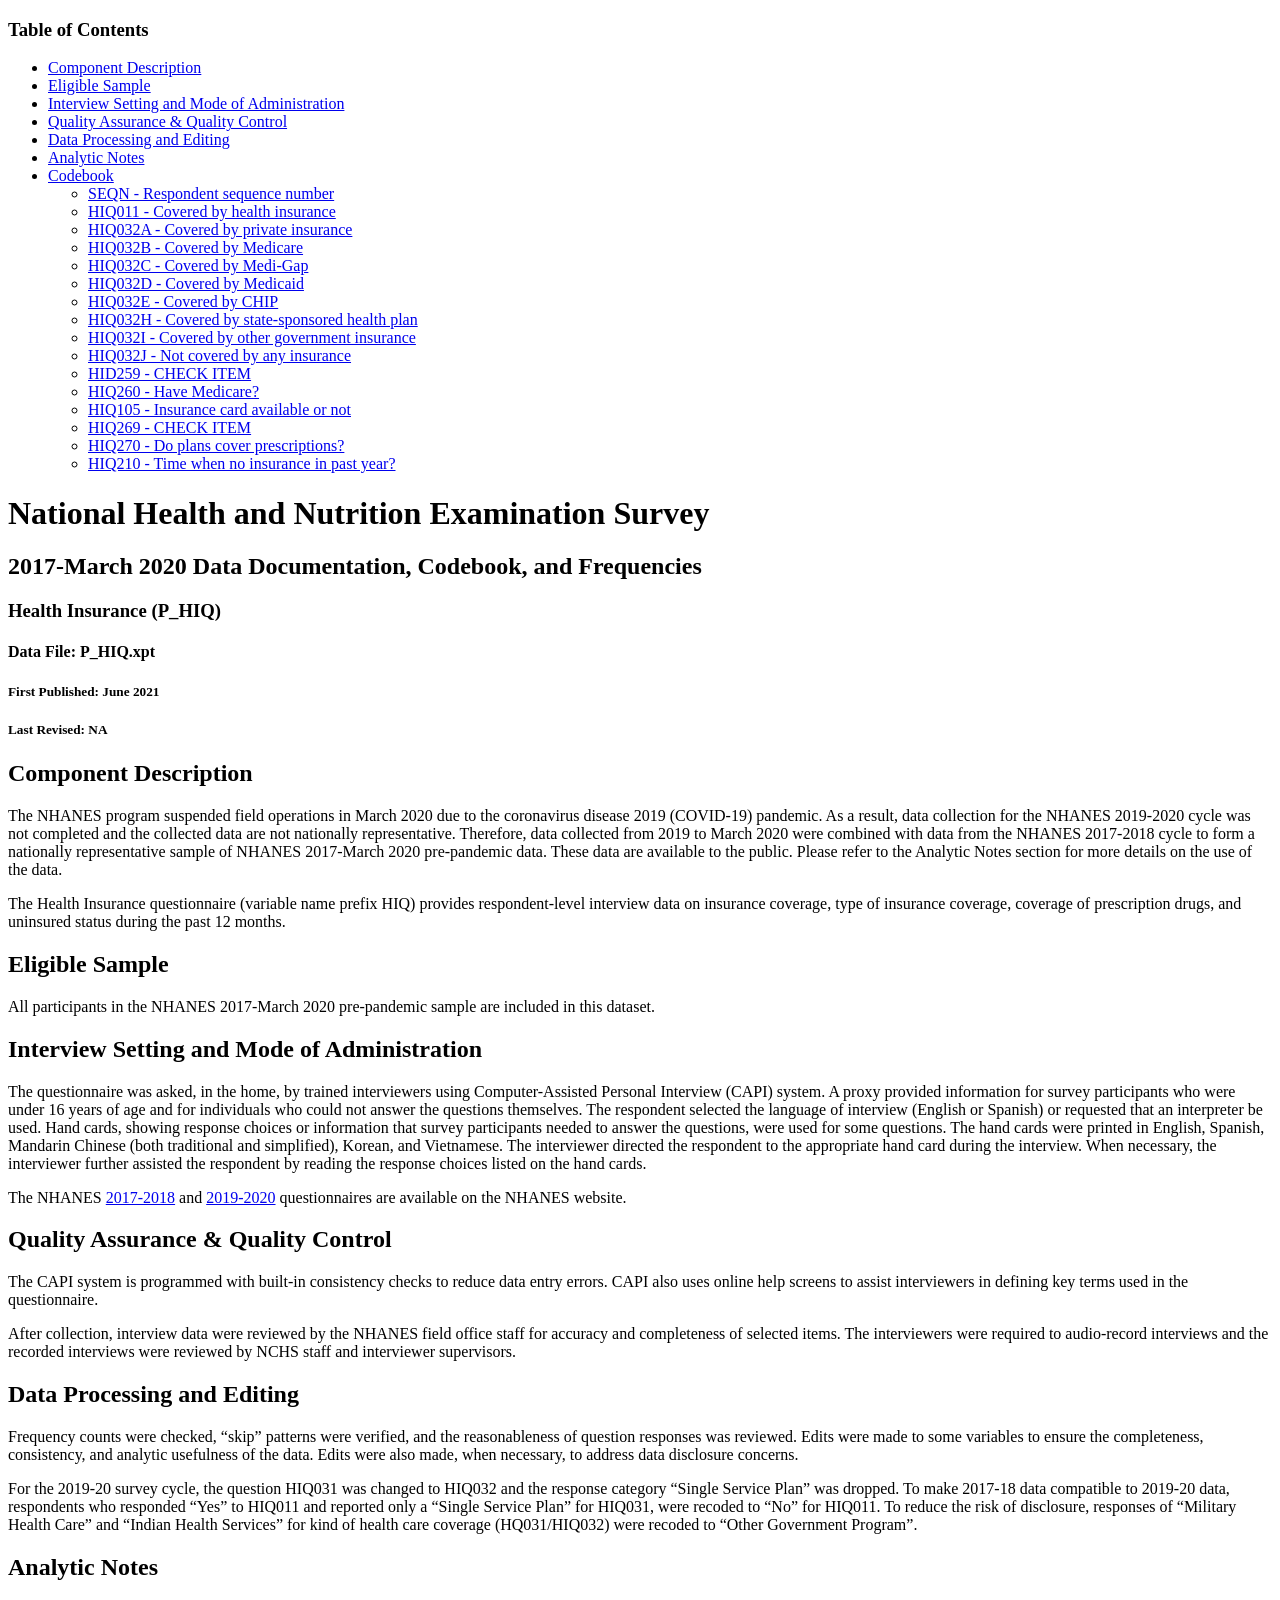
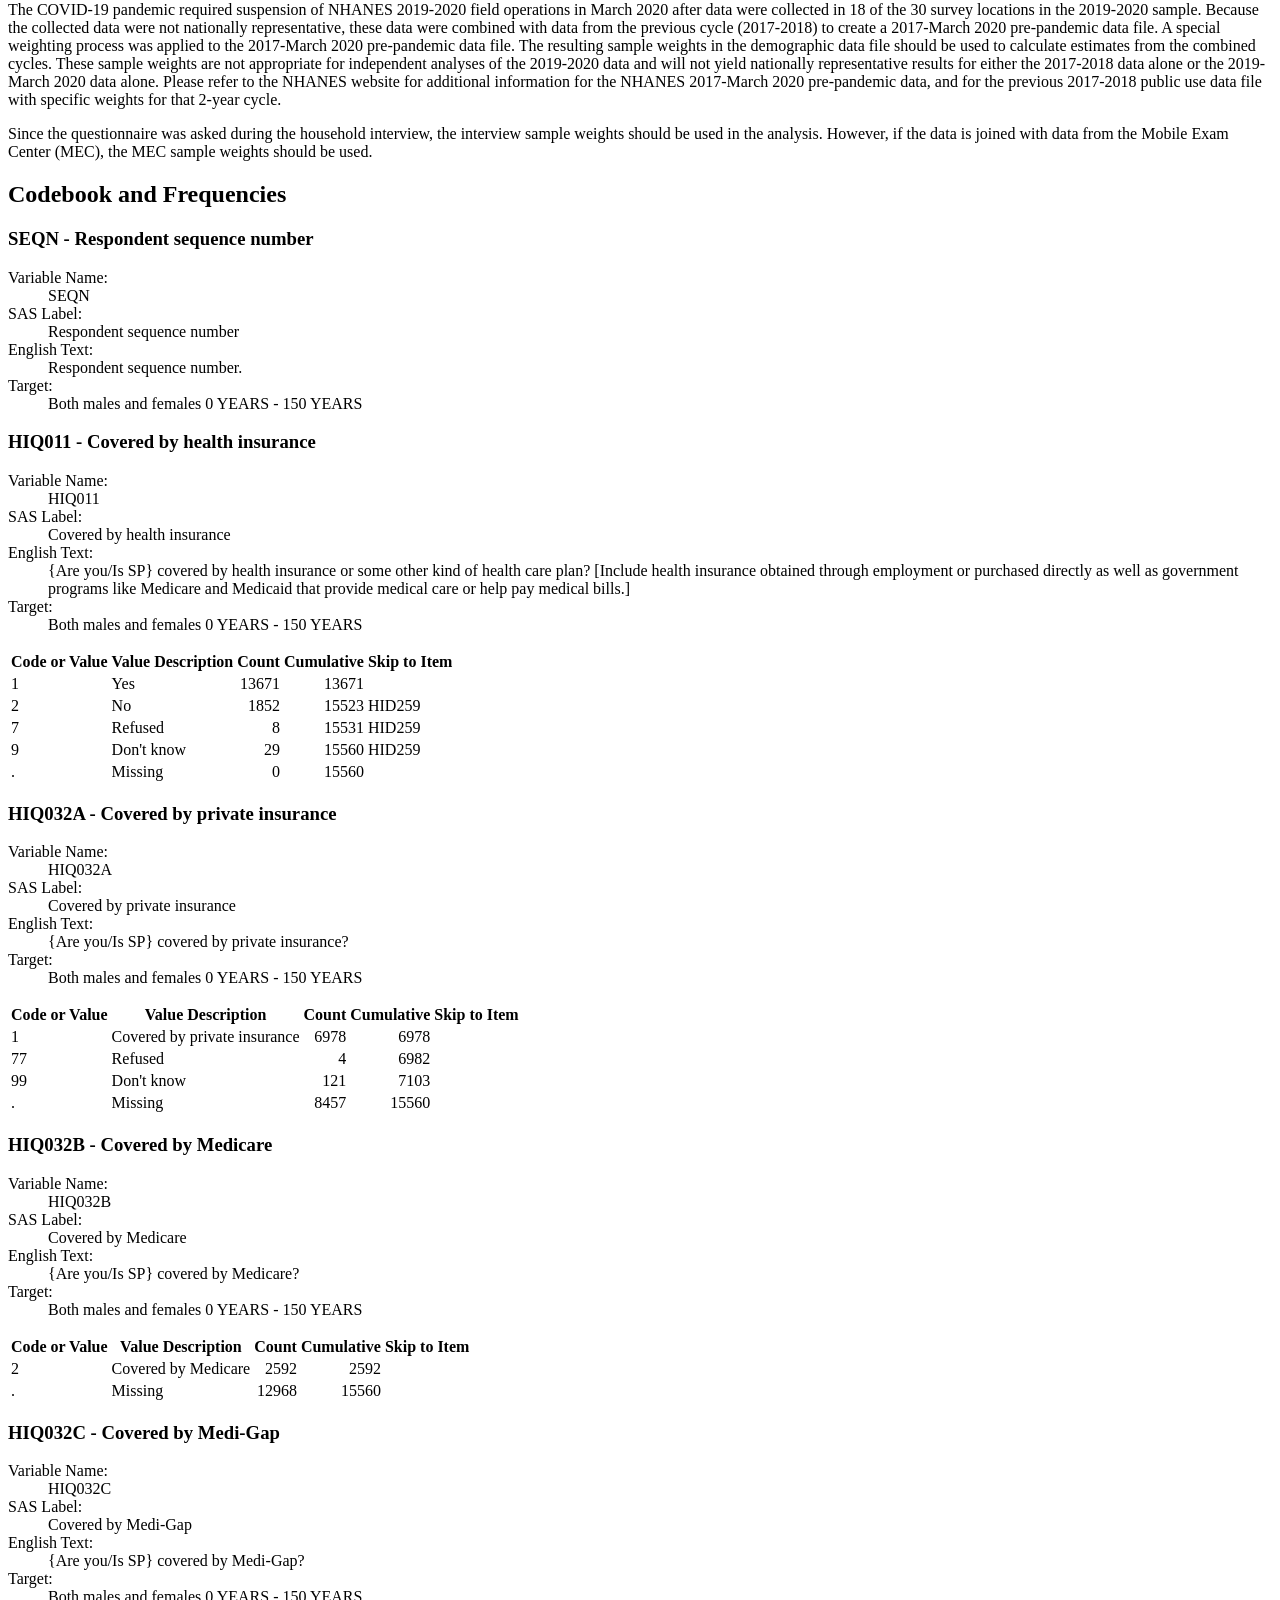
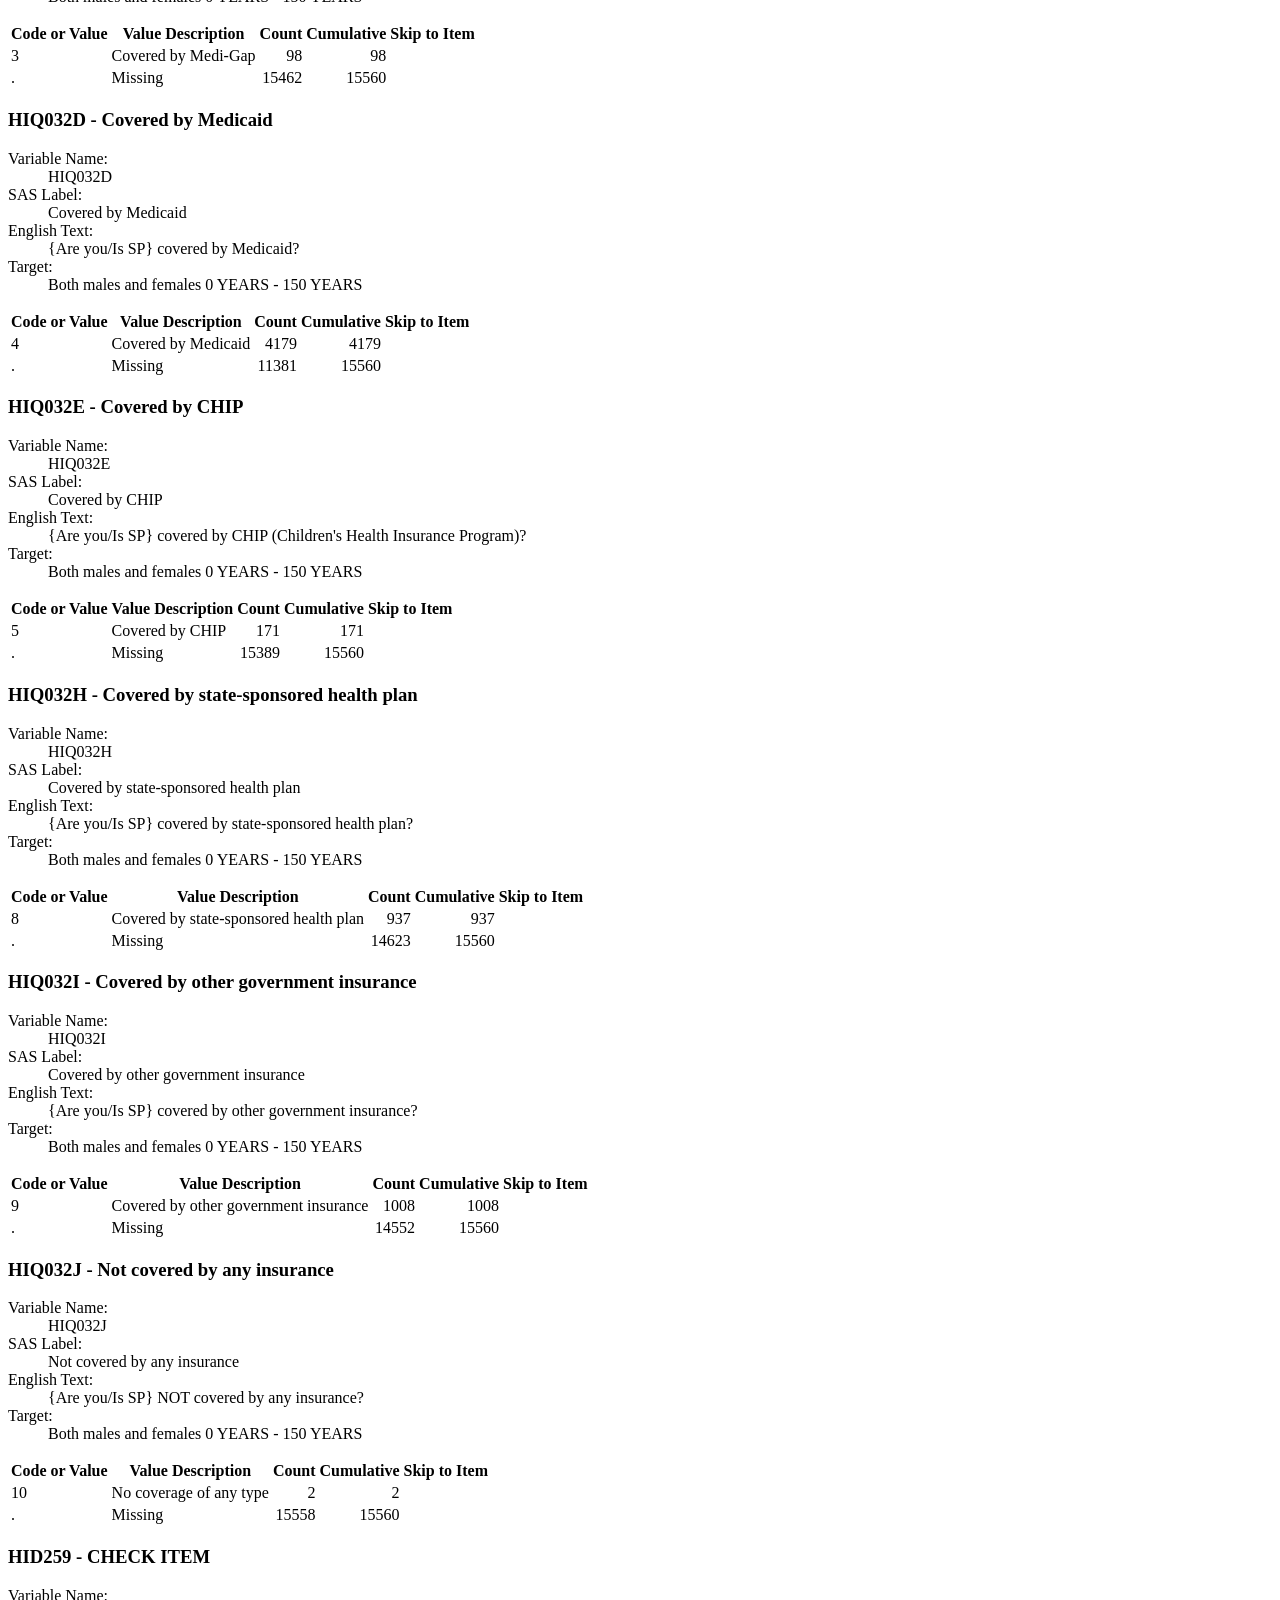
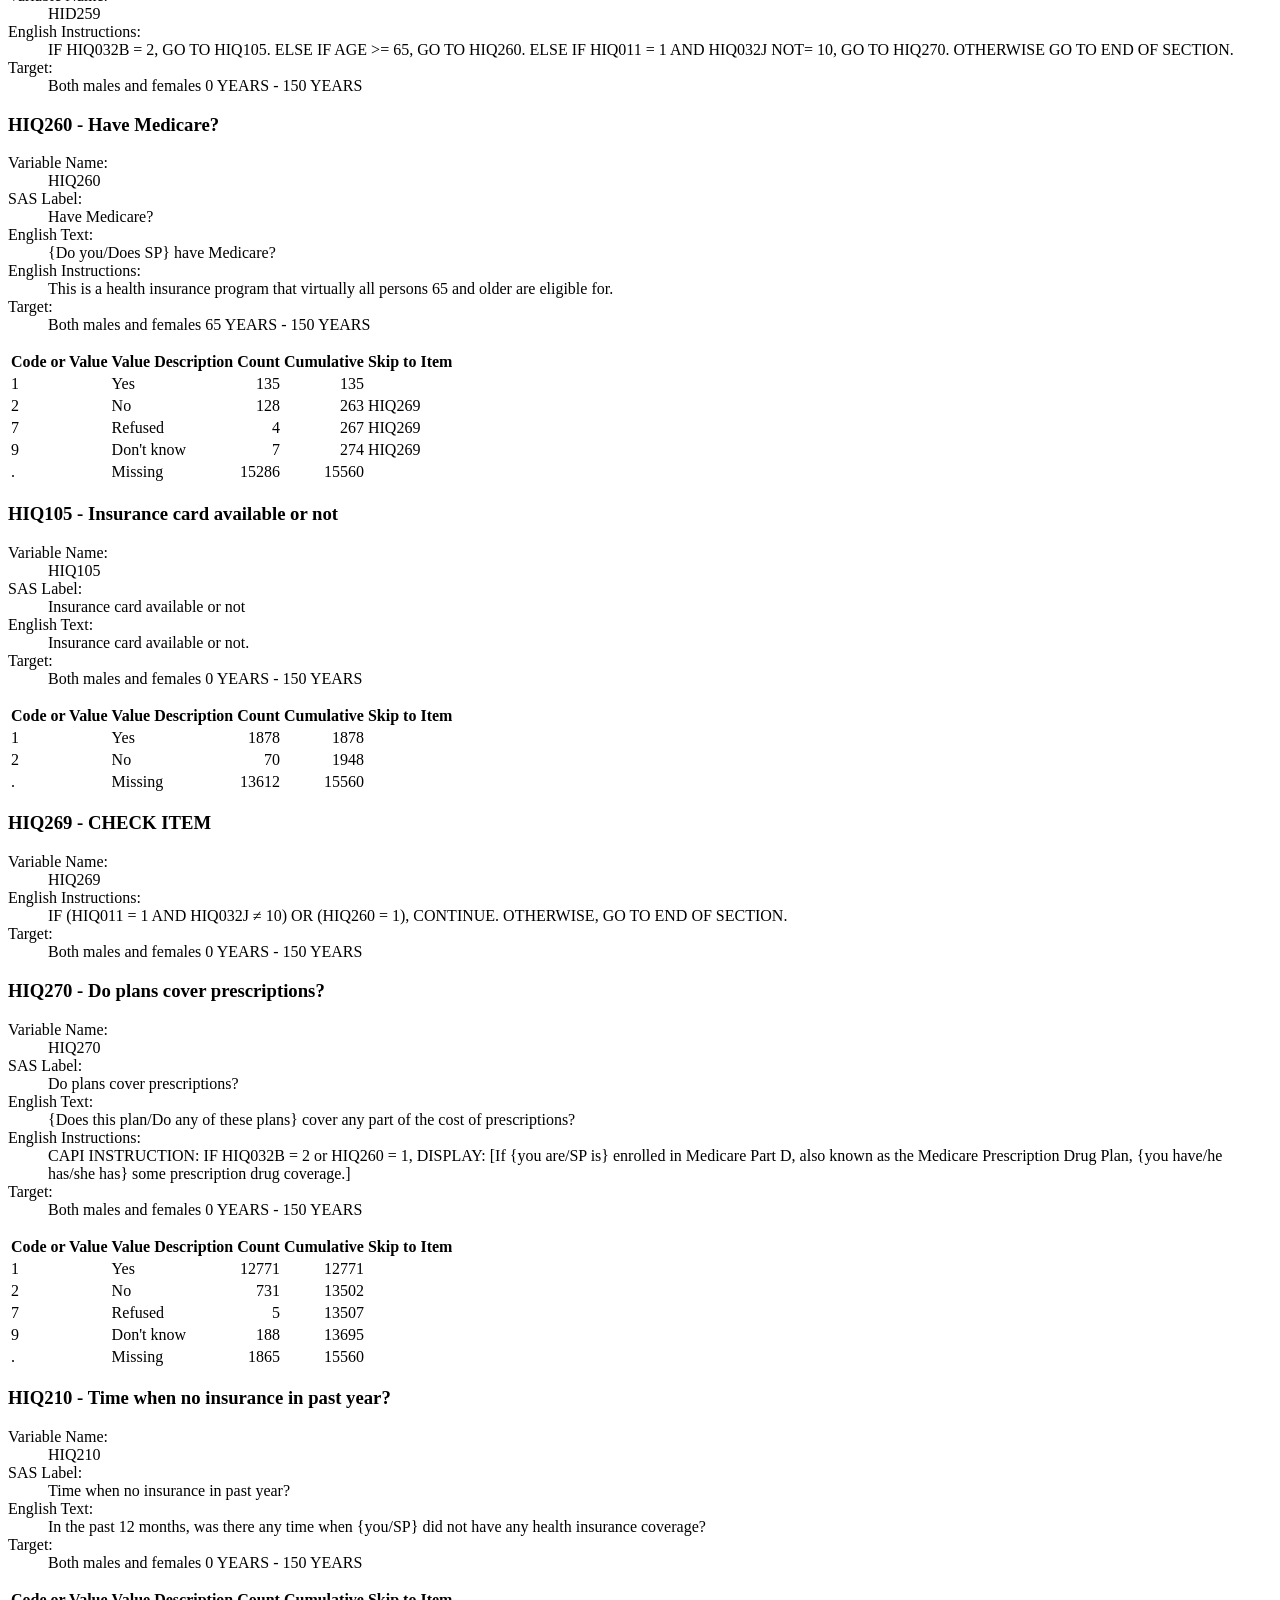
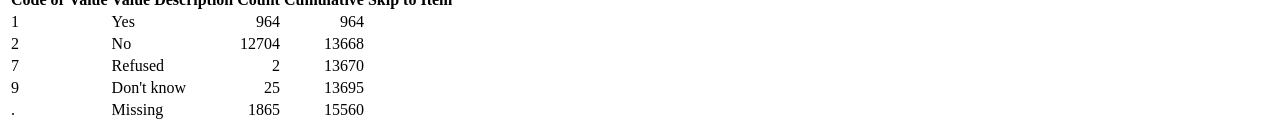
<file: data/P_HIQ.html>
<!DOCTYPE html><html xml:lang="en" lang="en" xmlns="http://www.w3c.org/1999/xhtml">
  <head>
    <meta http-equiv="content-type" content="text/html; charset=utf-8" />
    <title>P_HIQ</title>
    <meta name="title" content="NHANES 2017-March 2020: Health Insurance Data Documentation, Codebook, and Frequencies" />
    <link rel="stylesheet" href="https://wwwn.cdc.gov/nchs/nhanes/css/documentation.css" />
  </head>
  <body class="nhanes-doc">
    <div id="toc">
      <h3>Table of Contents</h3>
      <div id="toc-scroll">
        <ul>
          <li>
            <a href="#Component_Description">Component Description</a>
          </li>
          <li>
            <a href="#Eligible_Sample">Eligible Sample</a>
          </li>
          <li>
            <a href="#Interview_Setting_and_Mode_of_Administration">Interview Setting and Mode of Administration</a>
          </li>
          <li>
            <a href="#Quality_Assurance_&amp;_Quality_Control">Quality Assurance &amp; Quality Control</a>
          </li>
          <li>
            <a href="#Data_Processing_and_Editing">Data Processing and Editing</a>
          </li>
          <li>
            <a href="#Analytic_Notes">Analytic Notes</a>
          </li>
          <li>
            <a href="#Codebook">Codebook</a>
            <ul id="CodebookLinks">
              <li>
                <a href="#SEQN">SEQN - Respondent sequence number</a>
              </li>
              <li>
                <a href="#HIQ011">HIQ011 - Covered by health insurance</a>
              </li>
              <li>
                <a href="#HIQ032A">HIQ032A - Covered by private insurance</a>
              </li>
              <li>
                <a href="#HIQ032B">HIQ032B - Covered by Medicare</a>
              </li>
              <li>
                <a href="#HIQ032C">HIQ032C - Covered by Medi-Gap</a>
              </li>
              <li>
                <a href="#HIQ032D">HIQ032D - Covered by Medicaid</a>
              </li>
              <li>
                <a href="#HIQ032E">HIQ032E - Covered by CHIP</a>
              </li>
              <li>
                <a href="#HIQ032H">HIQ032H - Covered by state-sponsored health plan</a>
              </li>
              <li>
                <a href="#HIQ032I">HIQ032I - Covered by other government insurance</a>
              </li>
              <li>
                <a href="#HIQ032J">HIQ032J - Not covered by any insurance</a>
              </li>
              <li>
                <a href="#HID259">HID259 - CHECK ITEM</a>
              </li>
              <li>
                <a href="#HIQ260">HIQ260 - Have Medicare?</a>
              </li>
              <li>
                <a href="#HIQ105">HIQ105 - Insurance card available or not</a>
              </li>
              <li>
                <a href="#HIQ269">HIQ269 - CHECK ITEM</a>
              </li>
              <li>
                <a href="#HIQ270">HIQ270 - Do plans cover prescriptions?</a>
              </li>
              <li>
                <a href="#HIQ210">HIQ210 - Time when no insurance in past year?</a>
              </li>
            </ul>
          </li>
        </ul>
      </div>
    </div>
    <div id="wrapper">
      <div id="PageHeader">
        <h1>National Health and Nutrition Examination Survey</h1>
        <h2>2017-March 2020 Data Documentation, Codebook, and Frequencies</h2>
        <h3>Health Insurance (P_HIQ)</h3>
        <h4> Data File: P_HIQ.xpt</h4>
        <h5 class="left">First Published: June 2021</h5>
        <h5 class="right">Last Revised: NA</h5>
      </div>
      <div id="Sections">
        <h2 id="Component_Description">Component Description</h2><p>The NHANES program suspended field operations in March 2020 due to the coronavirus disease 2019 (COVID-19) pandemic. As a result, data collection for the NHANES 2019-2020 cycle was not completed and the collected data are not nationally representative. Therefore, data collected from 2019 to March 2020 were combined with data from the NHANES 2017-2018 cycle to form a nationally representative sample of NHANES 2017-March 2020 pre-pandemic data. These data are available to the public. Please refer to the Analytic Notes section for more details on the use of the data.</p>
<p>The Health Insurance questionnaire (variable name prefix HIQ) provides respondent-level interview data on insurance coverage, type of insurance coverage, coverage of prescription drugs, and uninsured status during the past 12 months.</p><h2 id="Eligible_Sample">Eligible Sample</h2><p>All participants in the NHANES 2017-March 2020 pre-pandemic sample are included in this dataset.</p><h2 id="Interview_Setting_and_Mode_of_Administration">Interview Setting and Mode of Administration</h2><p>The questionnaire was asked, in the home, by trained interviewers using Computer-Assisted Personal Interview (CAPI) system. A proxy provided information for survey participants who were under 16 years of age and for individuals who could not answer the questions themselves. The respondent selected the language of interview (English or Spanish) or requested that an interpreter be used. Hand cards, showing response choices or information that survey participants needed to answer the questions, were used for some questions. The hand cards were printed in English, Spanish, Mandarin Chinese (both traditional and simplified), Korean, and Vietnamese. The interviewer directed the respondent to the appropriate hand card during the interview. When necessary, the interviewer further assisted the respondent by reading the response choices listed on the hand cards.</p>
<p>The NHANES <a href="https://wwwn.cdc.gov/nchs/nhanes/continuousnhanes/questionnaires.aspx?BeginYear=2017" target="_blank">2017-2018</a> and <a href="https://wwwn.cdc.gov/nchs/nhanes/continuousnhanes/questionnaires.aspx?BeginYear=2019" target="_blank">2019-2020</a> questionnaires are available on the NHANES website.</p><h2 id="Quality_Assurance_&amp;_Quality_Control">Quality Assurance &amp; Quality Control</h2><p>The CAPI system is programmed with built-in consistency checks to reduce data entry errors. CAPI also uses online help screens to assist interviewers in defining key terms used in the questionnaire.</p>
<p>After collection, interview data were reviewed by the NHANES field office staff for accuracy and completeness of selected items. The interviewers were required to audio-record interviews and the recorded interviews were reviewed by NCHS staff and interviewer supervisors.</p><h2 id="Data_Processing_and_Editing">Data Processing and Editing</h2><p>Frequency counts were checked, &ldquo;skip&rdquo; patterns were verified, and the reasonableness of question responses was reviewed. Edits were made to some variables to ensure the completeness, consistency, and analytic usefulness of the data. Edits were also made, when necessary, to address data disclosure concerns.</p>
<p>For the 2019-20 survey cycle, the question HIQ031 was changed to HIQ032 and the response category &ldquo;Single Service Plan&rdquo; was dropped.  To make 2017-18 data compatible to 2019-20 data, respondents who responded &ldquo;Yes&rdquo; to HIQ011 and reported only a &ldquo;Single Service Plan&rdquo; for HIQ031, were recoded to &ldquo;No&rdquo; for HIQ011.  To reduce the risk of disclosure, responses of &ldquo;Military Health Care&rdquo; and &ldquo;Indian Health Services&rdquo; for kind of health care coverage (HQ031/HIQ032) were recoded to &ldquo;Other Government Program&rdquo;.</p><h2 id="Analytic_Notes">Analytic Notes</h2><p>The COVID-19 pandemic required suspension of NHANES 2019-2020 field operations in March 2020 after data were collected in 18 of the 30 survey locations in the 2019-2020 sample. Because the collected data were not nationally representative, these data were combined with data from the previous cycle (2017-2018) to create a 2017-March 2020 pre-pandemic data file. A special weighting process was applied to the 2017-March 2020 pre-pandemic data file. The resulting sample weights in the demographic data file should be used to calculate estimates from the combined cycles. These sample weights are not appropriate for independent analyses of the 2019-2020 data and will not yield nationally representative results for either the 2017-2018 data alone or the 2019-March 2020 data alone. Please refer to the NHANES website for additional information for the NHANES 2017-March 2020 pre-pandemic data, and for the previous 2017-2018 public use data file with specific weights for that 2-year cycle. </p>
<p>Since the questionnaire was asked during the household interview, the interview sample weights should be used in the analysis. However, if the data is joined with data from the Mobile Exam Center (MEC), the MEC sample weights should be used.</p></div>
      <div id="Codebook">
        <h2>Codebook and Frequencies</h2>
        <div class="pagebreak">
          <h3 class="vartitle" id="SEQN">SEQN - Respondent sequence number</h3>
          <dl>
            <dt>Variable Name: </dt>
            <dd class="info">SEQN</dd>
            <dt>SAS Label: </dt>
            <dd>Respondent sequence number</dd>
            <dt>English Text: </dt>
            <dd class="info">Respondent sequence number.</dd>
            <dt>Target: </dt>
            <dd> Both males and females 0 YEARS -
			150 YEARS</dd>
          </dl>
        </div>
        <div class="pagebreak">
          <h3 class="vartitle" id="HIQ011">HIQ011 - Covered by health insurance</h3>
          <dl>
            <dt>Variable Name: </dt>
            <dd class="info">HIQ011</dd>
            <dt>SAS Label: </dt>
            <dd>Covered by health insurance</dd>
            <dt>English Text: </dt>
            <dd class="info">{Are you/Is SP} covered by health insurance or some other kind of health care plan?  [Include health insurance obtained through employment or purchased directly as well as government programs like Medicare and Medicaid that provide medical care or help pay medical bills.]</dd>
            <dt>Target: </dt>
            <dd> Both males and females 0 YEARS -
			150 YEARS</dd>
          </dl>
          <table class="values">
            <thead>
              <tr>
                <th scope="column" class="values">Code or Value</th>
                <th scope="column" class="values">Value Description</th>
                <th scope="column" class="values">Count</th>
                <th scope="column" class="values">Cumulative</th>
                <th scope="column" class="values">Skip to Item</th>
              </tr>
            </thead>
            <tbody>
              <tr>
                <td scope="row" class="values">1</td>
                <td class="values">Yes</td>
                <td class="values" align="right">13671</td>
                <td class="values" align="right">13671</td>
                <td class="values">
                </td>
              </tr>
              <tr>
                <td scope="row" class="values">2</td>
                <td class="values">No</td>
                <td class="values" align="right">1852</td>
                <td class="values" align="right">15523</td>
                <td class="values">HID259</td>
              </tr>
              <tr>
                <td scope="row" class="values">7</td>
                <td class="values">Refused</td>
                <td class="values" align="right">8</td>
                <td class="values" align="right">15531</td>
                <td class="values">HID259</td>
              </tr>
              <tr>
                <td scope="row" class="values">9</td>
                <td class="values">Don't know</td>
                <td class="values" align="right">29</td>
                <td class="values" align="right">15560</td>
                <td class="values">HID259</td>
              </tr>
              <tr>
                <td scope="row" class="values">.</td>
                <td class="values">Missing</td>
                <td class="values" align="right">0</td>
                <td class="values" align="right">15560</td>
                <td class="values">
                </td>
              </tr>
            </tbody>
          </table>
        </div>
        <div class="pagebreak">
          <h3 class="vartitle" id="HIQ032A">HIQ032A - Covered by private insurance</h3>
          <dl>
            <dt>Variable Name: </dt>
            <dd class="info">HIQ032A</dd>
            <dt>SAS Label: </dt>
            <dd>Covered by private insurance</dd>
            <dt>English Text: </dt>
            <dd class="info">{Are you/Is SP} covered by private insurance?</dd>
            <dt>Target: </dt>
            <dd> Both males and females 0 YEARS -
			150 YEARS</dd>
          </dl>
          <table class="values">
            <thead>
              <tr>
                <th scope="column" class="values">Code or Value</th>
                <th scope="column" class="values">Value Description</th>
                <th scope="column" class="values">Count</th>
                <th scope="column" class="values">Cumulative</th>
                <th scope="column" class="values">Skip to Item</th>
              </tr>
            </thead>
            <tbody>
              <tr>
                <td scope="row" class="values">1</td>
                <td class="values">Covered by private insurance</td>
                <td class="values" align="right">6978</td>
                <td class="values" align="right">6978</td>
                <td class="values">
                </td>
              </tr>
              <tr>
                <td scope="row" class="values">77</td>
                <td class="values">Refused</td>
                <td class="values" align="right">4</td>
                <td class="values" align="right">6982</td>
                <td class="values">
                </td>
              </tr>
              <tr>
                <td scope="row" class="values">99</td>
                <td class="values">Don't know</td>
                <td class="values" align="right">121</td>
                <td class="values" align="right">7103</td>
                <td class="values">
                </td>
              </tr>
              <tr>
                <td scope="row" class="values">.</td>
                <td class="values">Missing</td>
                <td class="values" align="right">8457</td>
                <td class="values" align="right">15560</td>
                <td class="values">
                </td>
              </tr>
            </tbody>
          </table>
        </div>
        <div class="pagebreak">
          <h3 class="vartitle" id="HIQ032B">HIQ032B - Covered by Medicare</h3>
          <dl>
            <dt>Variable Name: </dt>
            <dd class="info">HIQ032B</dd>
            <dt>SAS Label: </dt>
            <dd>Covered by Medicare</dd>
            <dt>English Text: </dt>
            <dd class="info">{Are you/Is SP} covered by Medicare?</dd>
            <dt>Target: </dt>
            <dd> Both males and females 0 YEARS -
			150 YEARS</dd>
          </dl>
          <table class="values">
            <thead>
              <tr>
                <th scope="column" class="values">Code or Value</th>
                <th scope="column" class="values">Value Description</th>
                <th scope="column" class="values">Count</th>
                <th scope="column" class="values">Cumulative</th>
                <th scope="column" class="values">Skip to Item</th>
              </tr>
            </thead>
            <tbody>
              <tr>
                <td scope="row" class="values">2</td>
                <td class="values">Covered by Medicare</td>
                <td class="values" align="right">2592</td>
                <td class="values" align="right">2592</td>
                <td class="values">
                </td>
              </tr>
              <tr>
                <td scope="row" class="values">.</td>
                <td class="values">Missing</td>
                <td class="values" align="right">12968</td>
                <td class="values" align="right">15560</td>
                <td class="values">
                </td>
              </tr>
            </tbody>
          </table>
        </div>
        <div class="pagebreak">
          <h3 class="vartitle" id="HIQ032C">HIQ032C - Covered by Medi-Gap</h3>
          <dl>
            <dt>Variable Name: </dt>
            <dd class="info">HIQ032C</dd>
            <dt>SAS Label: </dt>
            <dd>Covered by Medi-Gap</dd>
            <dt>English Text: </dt>
            <dd class="info">{Are you/Is SP} covered by Medi-Gap?</dd>
            <dt>Target: </dt>
            <dd> Both males and females 0 YEARS -
			150 YEARS</dd>
          </dl>
          <table class="values">
            <thead>
              <tr>
                <th scope="column" class="values">Code or Value</th>
                <th scope="column" class="values">Value Description</th>
                <th scope="column" class="values">Count</th>
                <th scope="column" class="values">Cumulative</th>
                <th scope="column" class="values">Skip to Item</th>
              </tr>
            </thead>
            <tbody>
              <tr>
                <td scope="row" class="values">3</td>
                <td class="values">Covered by Medi-Gap</td>
                <td class="values" align="right">98</td>
                <td class="values" align="right">98</td>
                <td class="values">
                </td>
              </tr>
              <tr>
                <td scope="row" class="values">.</td>
                <td class="values">Missing</td>
                <td class="values" align="right">15462</td>
                <td class="values" align="right">15560</td>
                <td class="values">
                </td>
              </tr>
            </tbody>
          </table>
        </div>
        <div class="pagebreak">
          <h3 class="vartitle" id="HIQ032D">HIQ032D - Covered by Medicaid</h3>
          <dl>
            <dt>Variable Name: </dt>
            <dd class="info">HIQ032D</dd>
            <dt>SAS Label: </dt>
            <dd>Covered by Medicaid</dd>
            <dt>English Text: </dt>
            <dd class="info">{Are you/Is SP} covered by Medicaid?</dd>
            <dt>Target: </dt>
            <dd> Both males and females 0 YEARS -
			150 YEARS</dd>
          </dl>
          <table class="values">
            <thead>
              <tr>
                <th scope="column" class="values">Code or Value</th>
                <th scope="column" class="values">Value Description</th>
                <th scope="column" class="values">Count</th>
                <th scope="column" class="values">Cumulative</th>
                <th scope="column" class="values">Skip to Item</th>
              </tr>
            </thead>
            <tbody>
              <tr>
                <td scope="row" class="values">4</td>
                <td class="values">Covered by Medicaid</td>
                <td class="values" align="right">4179</td>
                <td class="values" align="right">4179</td>
                <td class="values">
                </td>
              </tr>
              <tr>
                <td scope="row" class="values">.</td>
                <td class="values">Missing</td>
                <td class="values" align="right">11381</td>
                <td class="values" align="right">15560</td>
                <td class="values">
                </td>
              </tr>
            </tbody>
          </table>
        </div>
        <div class="pagebreak">
          <h3 class="vartitle" id="HIQ032E">HIQ032E - Covered by CHIP</h3>
          <dl>
            <dt>Variable Name: </dt>
            <dd class="info">HIQ032E</dd>
            <dt>SAS Label: </dt>
            <dd>Covered by CHIP</dd>
            <dt>English Text: </dt>
            <dd class="info">{Are you/Is SP} covered by CHIP (Children's Health Insurance Program)?</dd>
            <dt>Target: </dt>
            <dd> Both males and females 0 YEARS -
			150 YEARS</dd>
          </dl>
          <table class="values">
            <thead>
              <tr>
                <th scope="column" class="values">Code or Value</th>
                <th scope="column" class="values">Value Description</th>
                <th scope="column" class="values">Count</th>
                <th scope="column" class="values">Cumulative</th>
                <th scope="column" class="values">Skip to Item</th>
              </tr>
            </thead>
            <tbody>
              <tr>
                <td scope="row" class="values">5</td>
                <td class="values">Covered by CHIP</td>
                <td class="values" align="right">171</td>
                <td class="values" align="right">171</td>
                <td class="values">
                </td>
              </tr>
              <tr>
                <td scope="row" class="values">.</td>
                <td class="values">Missing</td>
                <td class="values" align="right">15389</td>
                <td class="values" align="right">15560</td>
                <td class="values">
                </td>
              </tr>
            </tbody>
          </table>
        </div>
        <div class="pagebreak">
          <h3 class="vartitle" id="HIQ032H">HIQ032H - Covered by state-sponsored health plan</h3>
          <dl>
            <dt>Variable Name: </dt>
            <dd class="info">HIQ032H</dd>
            <dt>SAS Label: </dt>
            <dd>Covered by state-sponsored health plan</dd>
            <dt>English Text: </dt>
            <dd class="info">{Are you/Is SP} covered by state-sponsored health plan?</dd>
            <dt>Target: </dt>
            <dd> Both males and females 0 YEARS -
			150 YEARS</dd>
          </dl>
          <table class="values">
            <thead>
              <tr>
                <th scope="column" class="values">Code or Value</th>
                <th scope="column" class="values">Value Description</th>
                <th scope="column" class="values">Count</th>
                <th scope="column" class="values">Cumulative</th>
                <th scope="column" class="values">Skip to Item</th>
              </tr>
            </thead>
            <tbody>
              <tr>
                <td scope="row" class="values">8</td>
                <td class="values">Covered by state-sponsored health plan</td>
                <td class="values" align="right">937</td>
                <td class="values" align="right">937</td>
                <td class="values">
                </td>
              </tr>
              <tr>
                <td scope="row" class="values">.</td>
                <td class="values">Missing</td>
                <td class="values" align="right">14623</td>
                <td class="values" align="right">15560</td>
                <td class="values">
                </td>
              </tr>
            </tbody>
          </table>
        </div>
        <div class="pagebreak">
          <h3 class="vartitle" id="HIQ032I">HIQ032I - Covered by other government insurance</h3>
          <dl>
            <dt>Variable Name: </dt>
            <dd class="info">HIQ032I</dd>
            <dt>SAS Label: </dt>
            <dd>Covered by other government insurance</dd>
            <dt>English Text: </dt>
            <dd class="info">{Are you/Is SP} covered by other government insurance?</dd>
            <dt>Target: </dt>
            <dd> Both males and females 0 YEARS -
			150 YEARS</dd>
          </dl>
          <table class="values">
            <thead>
              <tr>
                <th scope="column" class="values">Code or Value</th>
                <th scope="column" class="values">Value Description</th>
                <th scope="column" class="values">Count</th>
                <th scope="column" class="values">Cumulative</th>
                <th scope="column" class="values">Skip to Item</th>
              </tr>
            </thead>
            <tbody>
              <tr>
                <td scope="row" class="values">9</td>
                <td class="values">Covered by other government insurance</td>
                <td class="values" align="right">1008</td>
                <td class="values" align="right">1008</td>
                <td class="values">
                </td>
              </tr>
              <tr>
                <td scope="row" class="values">.</td>
                <td class="values">Missing</td>
                <td class="values" align="right">14552</td>
                <td class="values" align="right">15560</td>
                <td class="values">
                </td>
              </tr>
            </tbody>
          </table>
        </div>
        <div class="pagebreak">
          <h3 class="vartitle" id="HIQ032J">HIQ032J - Not covered by any insurance</h3>
          <dl>
            <dt>Variable Name: </dt>
            <dd class="info">HIQ032J</dd>
            <dt>SAS Label: </dt>
            <dd>Not covered by any insurance</dd>
            <dt>English Text: </dt>
            <dd class="info">{Are you/Is SP} NOT covered by any insurance?</dd>
            <dt>Target: </dt>
            <dd> Both males and females 0 YEARS -
			150 YEARS</dd>
          </dl>
          <table class="values">
            <thead>
              <tr>
                <th scope="column" class="values">Code or Value</th>
                <th scope="column" class="values">Value Description</th>
                <th scope="column" class="values">Count</th>
                <th scope="column" class="values">Cumulative</th>
                <th scope="column" class="values">Skip to Item</th>
              </tr>
            </thead>
            <tbody>
              <tr>
                <td scope="row" class="values">10</td>
                <td class="values">No coverage of any type</td>
                <td class="values" align="right">2</td>
                <td class="values" align="right">2</td>
                <td class="values">
                </td>
              </tr>
              <tr>
                <td scope="row" class="values">.</td>
                <td class="values">Missing</td>
                <td class="values" align="right">15558</td>
                <td class="values" align="right">15560</td>
                <td class="values">
                </td>
              </tr>
            </tbody>
          </table>
        </div>
        <div class="pagebreak">
          <h3 class="vartitle" id="HID259">HID259 - CHECK ITEM</h3>
          <dl>
            <dt>Variable Name: </dt>
            <dd class="info">HID259</dd>
            <dt class="info">English Instructions: </dt>
            <dd class="info">IF HIQ032B = 2, GO TO HIQ105. ELSE IF AGE &gt;= 65, GO TO HIQ260. ELSE IF HIQ011 = 1 AND HIQ032J NOT= 10, GO TO HIQ270. OTHERWISE GO TO END OF SECTION.</dd>
            <dt>Target: </dt>
            <dd> Both males and females 0 YEARS -
			150 YEARS</dd>
          </dl>
        </div>
        <div class="pagebreak">
          <h3 class="vartitle" id="HIQ260">HIQ260 - Have Medicare?</h3>
          <dl>
            <dt>Variable Name: </dt>
            <dd class="info">HIQ260</dd>
            <dt>SAS Label: </dt>
            <dd>Have Medicare?</dd>
            <dt>English Text: </dt>
            <dd class="info">{Do you/Does SP} have Medicare?</dd>
            <dt class="info">English Instructions: </dt>
            <dd class="info">This is a health insurance program that virtually all persons 65 and older are eligible for.</dd>
            <dt>Target: </dt>
            <dd> Both males and females 65 YEARS -
			150 YEARS</dd>
          </dl>
          <table class="values">
            <thead>
              <tr>
                <th scope="column" class="values">Code or Value</th>
                <th scope="column" class="values">Value Description</th>
                <th scope="column" class="values">Count</th>
                <th scope="column" class="values">Cumulative</th>
                <th scope="column" class="values">Skip to Item</th>
              </tr>
            </thead>
            <tbody>
              <tr>
                <td scope="row" class="values">1</td>
                <td class="values">Yes</td>
                <td class="values" align="right">135</td>
                <td class="values" align="right">135</td>
                <td class="values">
                </td>
              </tr>
              <tr>
                <td scope="row" class="values">2</td>
                <td class="values">No</td>
                <td class="values" align="right">128</td>
                <td class="values" align="right">263</td>
                <td class="values">HIQ269</td>
              </tr>
              <tr>
                <td scope="row" class="values">7</td>
                <td class="values">Refused</td>
                <td class="values" align="right">4</td>
                <td class="values" align="right">267</td>
                <td class="values">HIQ269</td>
              </tr>
              <tr>
                <td scope="row" class="values">9</td>
                <td class="values">Don't know</td>
                <td class="values" align="right">7</td>
                <td class="values" align="right">274</td>
                <td class="values">HIQ269</td>
              </tr>
              <tr>
                <td scope="row" class="values">.</td>
                <td class="values">Missing</td>
                <td class="values" align="right">15286</td>
                <td class="values" align="right">15560</td>
                <td class="values">
                </td>
              </tr>
            </tbody>
          </table>
        </div>
        <div class="pagebreak">
          <h3 class="vartitle" id="HIQ105">HIQ105 - Insurance card available or not</h3>
          <dl>
            <dt>Variable Name: </dt>
            <dd class="info">HIQ105</dd>
            <dt>SAS Label: </dt>
            <dd>Insurance card available or not</dd>
            <dt>English Text: </dt>
            <dd class="info">Insurance card available or not.</dd>
            <dt>Target: </dt>
            <dd> Both males and females 0 YEARS -
			150 YEARS</dd>
          </dl>
          <table class="values">
            <thead>
              <tr>
                <th scope="column" class="values">Code or Value</th>
                <th scope="column" class="values">Value Description</th>
                <th scope="column" class="values">Count</th>
                <th scope="column" class="values">Cumulative</th>
                <th scope="column" class="values">Skip to Item</th>
              </tr>
            </thead>
            <tbody>
              <tr>
                <td scope="row" class="values">1</td>
                <td class="values">Yes</td>
                <td class="values" align="right">1878</td>
                <td class="values" align="right">1878</td>
                <td class="values">
                </td>
              </tr>
              <tr>
                <td scope="row" class="values">2</td>
                <td class="values">No</td>
                <td class="values" align="right">70</td>
                <td class="values" align="right">1948</td>
                <td class="values">
                </td>
              </tr>
              <tr>
                <td scope="row" class="values">.</td>
                <td class="values">Missing</td>
                <td class="values" align="right">13612</td>
                <td class="values" align="right">15560</td>
                <td class="values">
                </td>
              </tr>
            </tbody>
          </table>
        </div>
        <div class="pagebreak">
          <h3 class="vartitle" id="HIQ269">HIQ269 - CHECK ITEM</h3>
          <dl>
            <dt>Variable Name: </dt>
            <dd class="info">HIQ269</dd>
            <dt class="info">English Instructions: </dt>
            <dd class="info">IF (HIQ011 = 1 AND HIQ032J ≠ 10) OR (HIQ260 = 1), CONTINUE. OTHERWISE, GO TO END OF SECTION.
</dd>
            <dt>Target: </dt>
            <dd> Both males and females 0 YEARS -
			150 YEARS</dd>
          </dl>
        </div>
        <div class="pagebreak">
          <h3 class="vartitle" id="HIQ270">HIQ270 - Do plans cover prescriptions?</h3>
          <dl>
            <dt>Variable Name: </dt>
            <dd class="info">HIQ270</dd>
            <dt>SAS Label: </dt>
            <dd>Do plans cover prescriptions?</dd>
            <dt>English Text: </dt>
            <dd class="info">{Does this plan/Do any of these plans} cover any part of the cost of prescriptions?</dd>
            <dt class="info">English Instructions: </dt>
            <dd class="info">CAPI INSTRUCTION: IF HIQ032B = 2 or HIQ260 = 1, DISPLAY: [If {you are/SP is} enrolled in Medicare Part D, also known as the Medicare Prescription Drug Plan, {you have/he has/she has} some prescription drug coverage.]</dd>
            <dt>Target: </dt>
            <dd> Both males and females 0 YEARS -
			150 YEARS</dd>
          </dl>
          <table class="values">
            <thead>
              <tr>
                <th scope="column" class="values">Code or Value</th>
                <th scope="column" class="values">Value Description</th>
                <th scope="column" class="values">Count</th>
                <th scope="column" class="values">Cumulative</th>
                <th scope="column" class="values">Skip to Item</th>
              </tr>
            </thead>
            <tbody>
              <tr>
                <td scope="row" class="values">1</td>
                <td class="values">Yes</td>
                <td class="values" align="right">12771</td>
                <td class="values" align="right">12771</td>
                <td class="values">
                </td>
              </tr>
              <tr>
                <td scope="row" class="values">2</td>
                <td class="values">No</td>
                <td class="values" align="right">731</td>
                <td class="values" align="right">13502</td>
                <td class="values">
                </td>
              </tr>
              <tr>
                <td scope="row" class="values">7</td>
                <td class="values">Refused</td>
                <td class="values" align="right">5</td>
                <td class="values" align="right">13507</td>
                <td class="values">
                </td>
              </tr>
              <tr>
                <td scope="row" class="values">9</td>
                <td class="values">Don't know</td>
                <td class="values" align="right">188</td>
                <td class="values" align="right">13695</td>
                <td class="values">
                </td>
              </tr>
              <tr>
                <td scope="row" class="values">.</td>
                <td class="values">Missing</td>
                <td class="values" align="right">1865</td>
                <td class="values" align="right">15560</td>
                <td class="values">
                </td>
              </tr>
            </tbody>
          </table>
        </div>
        <div class="pagebreak">
          <h3 class="vartitle" id="HIQ210">HIQ210 - Time when no insurance in past year?</h3>
          <dl>
            <dt>Variable Name: </dt>
            <dd class="info">HIQ210</dd>
            <dt>SAS Label: </dt>
            <dd>Time when no insurance in past year?</dd>
            <dt>English Text: </dt>
            <dd class="info">In the past 12 months, was there any time when {you/SP} did not have any health insurance coverage?</dd>
            <dt>Target: </dt>
            <dd> Both males and females 0 YEARS -
			150 YEARS</dd>
          </dl>
          <table class="values">
            <thead>
              <tr>
                <th scope="column" class="values">Code or Value</th>
                <th scope="column" class="values">Value Description</th>
                <th scope="column" class="values">Count</th>
                <th scope="column" class="values">Cumulative</th>
                <th scope="column" class="values">Skip to Item</th>
              </tr>
            </thead>
            <tbody>
              <tr>
                <td scope="row" class="values">1</td>
                <td class="values">Yes</td>
                <td class="values" align="right">964</td>
                <td class="values" align="right">964</td>
                <td class="values">
                </td>
              </tr>
              <tr>
                <td scope="row" class="values">2</td>
                <td class="values">No</td>
                <td class="values" align="right">12704</td>
                <td class="values" align="right">13668</td>
                <td class="values">
                </td>
              </tr>
              <tr>
                <td scope="row" class="values">7</td>
                <td class="values">Refused</td>
                <td class="values" align="right">2</td>
                <td class="values" align="right">13670</td>
                <td class="values">
                </td>
              </tr>
              <tr>
                <td scope="row" class="values">9</td>
                <td class="values">Don't know</td>
                <td class="values" align="right">25</td>
                <td class="values" align="right">13695</td>
                <td class="values">
                </td>
              </tr>
              <tr>
                <td scope="row" class="values">.</td>
                <td class="values">Missing</td>
                <td class="values" align="right">1865</td>
                <td class="values" align="right">15560</td>
                <td class="values">
                </td>
              </tr>
            </tbody>
          </table>
        </div>
      </div>
    </div>
  </body>
</html>
</file>
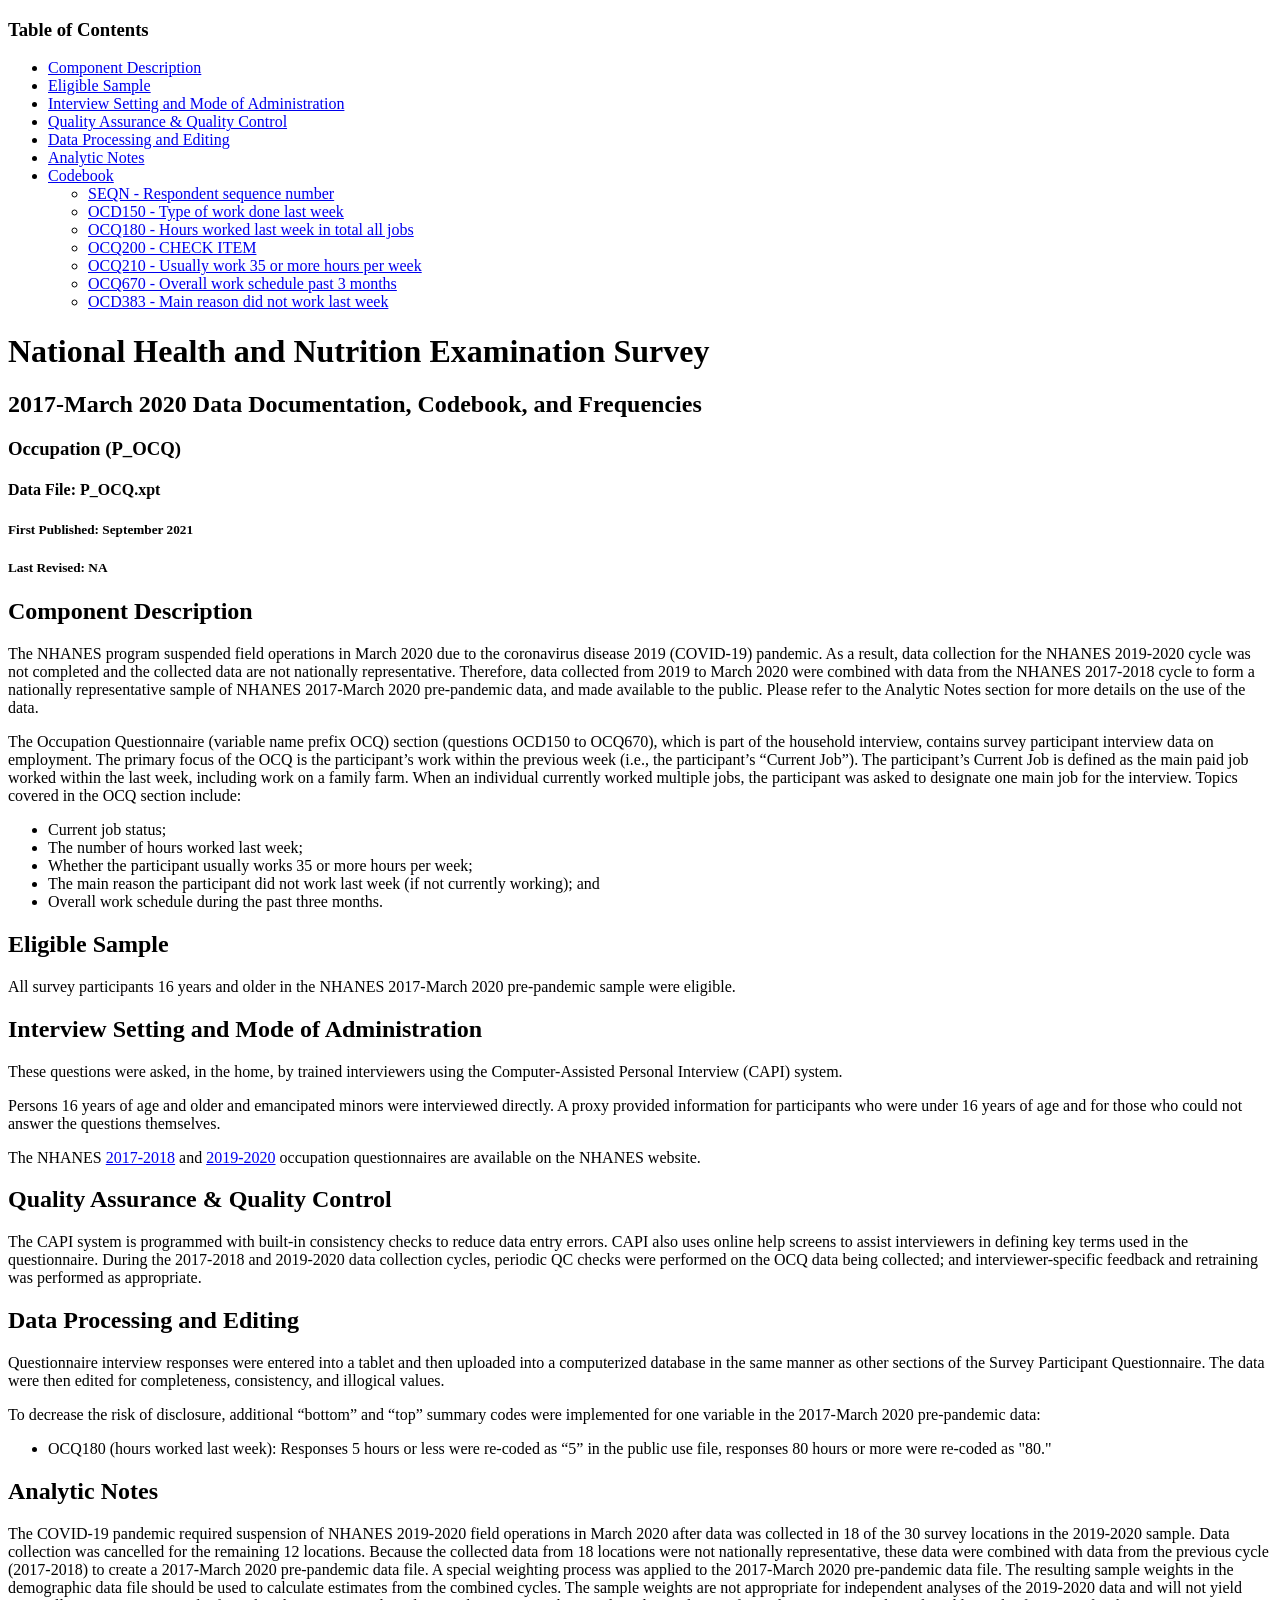
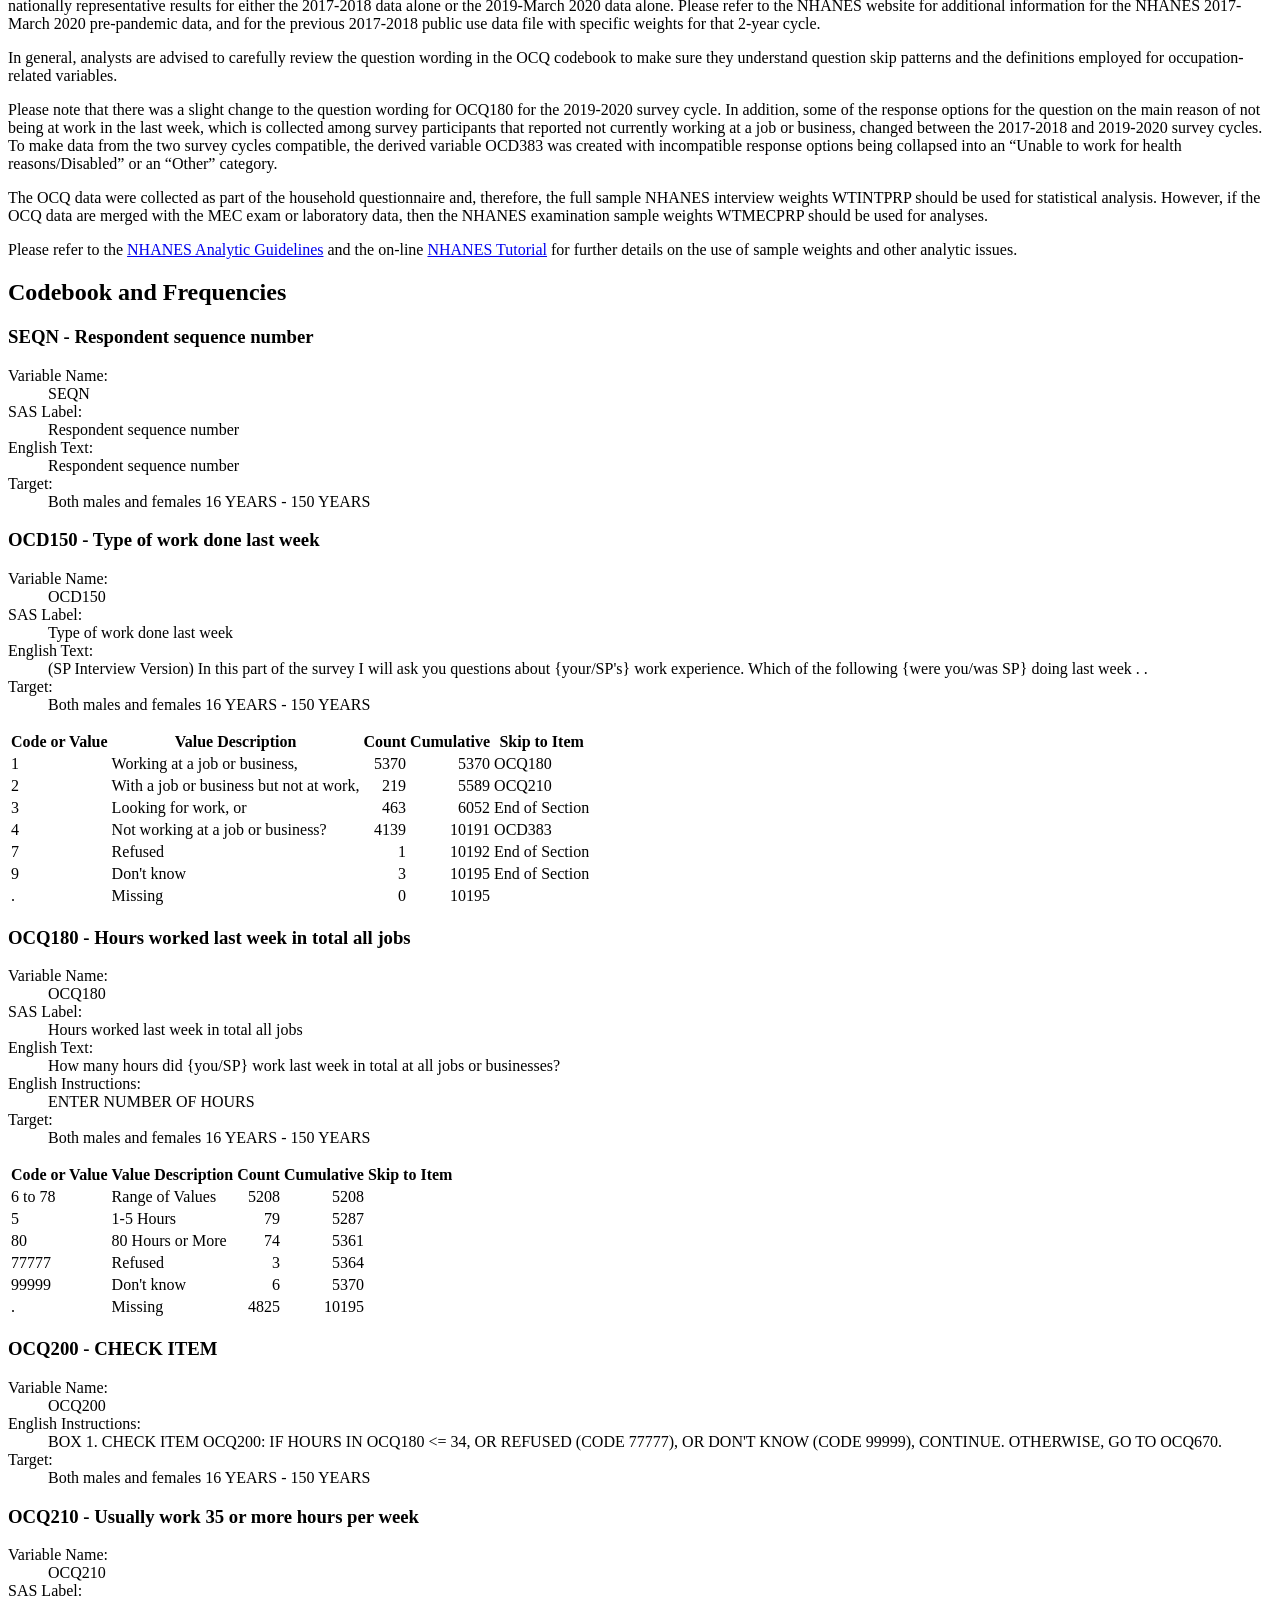
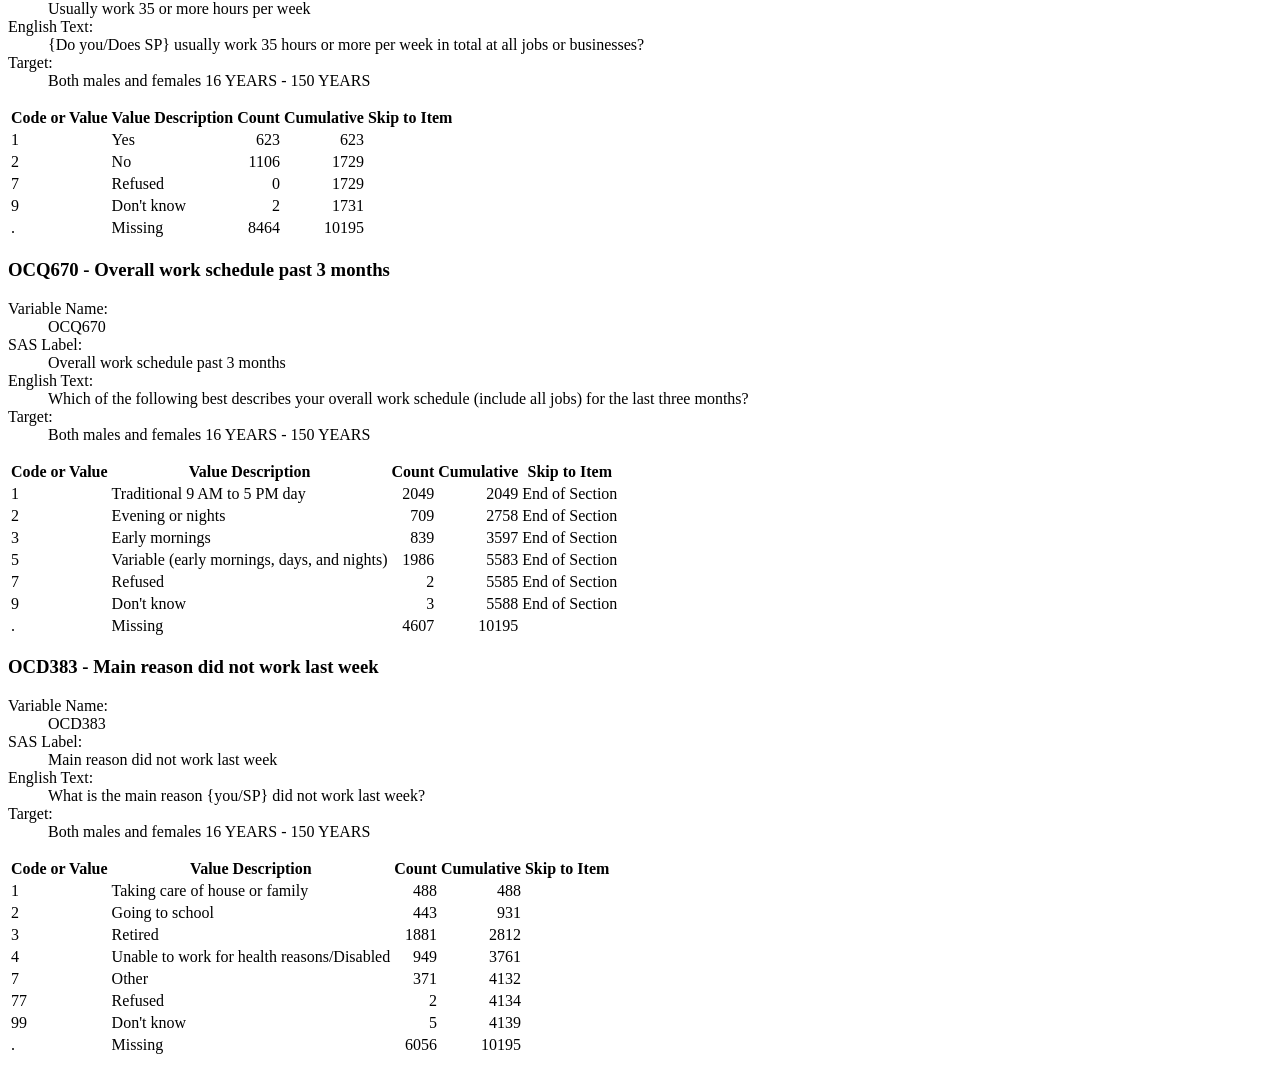
<file: data/P_OCQ.html>
<!DOCTYPE html><html xml:lang="en" lang="en" xmlns="http://www.w3c.org/1999/xhtml">
  <head>
    <meta http-equiv="content-type" content="text/html; charset=utf-8" />
    <title>P_OCQ</title>
    <meta name="title" content="NHANES 2017-March 2020: Occupation Data Documentation, Codebook, and Frequencies" />
    <link rel="stylesheet" href="https://wwwn.cdc.gov/nchs/nhanes/css/documentation.css" />
  </head>
  <body class="nhanes-doc">
    <div id="toc">
      <h3>Table of Contents</h3>
      <div id="toc-scroll">
        <ul>
          <li>
            <a href="#Component_Description">Component Description</a>
          </li>
          <li>
            <a href="#Eligible_Sample">Eligible Sample</a>
          </li>
          <li>
            <a href="#Interview_Setting_and_Mode_of_Administration">Interview Setting and Mode of Administration</a>
          </li>
          <li>
            <a href="#Quality_Assurance_&amp;_Quality_Control">Quality Assurance &amp; Quality Control</a>
          </li>
          <li>
            <a href="#Data_Processing_and_Editing">Data Processing and Editing</a>
          </li>
          <li>
            <a href="#Analytic_Notes">Analytic Notes</a>
          </li>
          <li>
            <a href="#Codebook">Codebook</a>
            <ul id="CodebookLinks">
              <li>
                <a href="#SEQN">SEQN - Respondent sequence number</a>
              </li>
              <li>
                <a href="#OCD150">OCD150 - Type of work done last week</a>
              </li>
              <li>
                <a href="#OCQ180">OCQ180 - Hours worked last week in total all jobs</a>
              </li>
              <li>
                <a href="#OCQ200">OCQ200 - CHECK ITEM</a>
              </li>
              <li>
                <a href="#OCQ210">OCQ210 - Usually work 35 or more hours per week</a>
              </li>
              <li>
                <a href="#OCQ670">OCQ670 - Overall work schedule past 3 months</a>
              </li>
              <li>
                <a href="#OCD383">OCD383 - Main reason did not work last week</a>
              </li>
            </ul>
          </li>
        </ul>
      </div>
    </div>
    <div id="wrapper">
      <div id="PageHeader">
        <h1>National Health and Nutrition Examination Survey</h1>
        <h2>2017-March 2020 Data Documentation, Codebook, and Frequencies</h2>
        <h3>Occupation (P_OCQ)</h3>
        <h4> Data File: P_OCQ.xpt</h4>
        <h5 class="left">First Published: September 2021</h5>
        <h5 class="right">Last Revised: NA</h5>
      </div>
      <div id="Sections">
        <h2 id="Component_Description">Component Description</h2><p>The NHANES program suspended field operations in March 2020 due to the coronavirus disease 2019 (COVID-19) pandemic. As a result, data collection for the NHANES 2019-2020 cycle was not completed and the collected data are not nationally representative. Therefore, data collected from 2019 to March 2020 were combined with data from the NHANES 2017-2018 cycle to form a nationally representative sample of NHANES 2017-March 2020 pre-pandemic data, and made available to the public. Please refer to the Analytic Notes section for more details on the use of the data.</p>
<p>The Occupation Questionnaire (variable name prefix OCQ) section (questions OCD150 to OCQ670), which is part of the household interview, contains survey participant interview data on employment. The primary focus of the OCQ is the participant&rsquo;s work within the previous week (i.e., the participant&rsquo;s &ldquo;Current Job&rdquo;). The participant&rsquo;s Current Job is defined as the main paid job worked within the last week, including work on a family farm. When an individual currently worked multiple jobs, the participant was asked to designate one main job for the interview. Topics covered in the OCQ section include:</p>
<ul>
    <li>Current job status;
    </li>
    <li>The number of hours worked last week;
    </li>
    <li>Whether the participant usually works 35 or more hours per week; </li>
    <li>The main reason the participant did not work last week (if not currently working); and
    </li>
    <li>Overall work schedule during the past three months.
    </li>
</ul><h2 id="Eligible_Sample">Eligible Sample</h2><p>All survey participants 16 years and older in the NHANES 2017-March 2020 pre-pandemic sample were eligible. </p><h2 id="Interview_Setting_and_Mode_of_Administration">Interview Setting and Mode of Administration</h2><p>These questions were asked, in the home, by trained interviewers using the Computer-Assisted Personal Interview (CAPI) system. </p>
<p>Persons 16 years of age and older and emancipated minors were interviewed directly. A proxy provided information for participants who were under 16 years of age and for those who could not answer the questions themselves.</p>
<p>The NHANES <a href="https://wwwn.cdc.gov/nchs/nhanes/continuousnhanes/questionnaires.aspx?BeginYear=2017" target="_blank">2017-2018</a> and <a href="https://wwwn.cdc.gov/nchs/nhanes/continuousnhanes/questionnaires.aspx?BeginYear=2019" target="_blank">2019-2020</a> occupation questionnaires are available on the NHANES website.</p><h2 id="Quality_Assurance_&amp;_Quality_Control">Quality Assurance &amp; Quality Control</h2><p>The CAPI system is programmed with built-in consistency checks to reduce data entry errors. CAPI also uses online help screens to assist interviewers in defining key terms used in the questionnaire. During the 2017-2018 and 2019-2020 data collection cycles, periodic QC checks were performed on the OCQ data being collected; and interviewer-specific feedback and retraining was performed as appropriate.</p><h2 id="Data_Processing_and_Editing">Data Processing and Editing</h2><p>Questionnaire interview responses were entered into a tablet and then uploaded into a computerized database in the same manner as other sections of the Survey Participant Questionnaire. The data were then edited for completeness, consistency, and illogical values.</p>
<p>To decrease the risk of disclosure, additional &ldquo;bottom&rdquo; and &ldquo;top&rdquo; summary codes were implemented for one variable in the 2017-March 2020 pre-pandemic data:</p>
<ul>
    <li>OCQ180 (hours worked last week): Responses 5 hours or less were re-coded as &ldquo;5&rdquo; in the public use file, responses 80 hours or more were re-coded as "80."</li>
</ul><h2 id="Analytic_Notes">Analytic Notes</h2><p>The COVID-19 pandemic required suspension of NHANES 2019-2020 field operations in March 2020 after data was collected in 18 of the 30 survey locations in the 2019-2020 sample. Data collection was cancelled for the remaining 12 locations. Because the collected data from 18 locations were not nationally representative, these data were combined with data from the previous cycle (2017-2018) to create a 2017-March 2020 pre-pandemic data file. A special weighting process was applied to the 2017-March 2020 pre-pandemic data file. The resulting sample weights in the demographic data file should be used to calculate estimates from the combined cycles. The sample weights are not appropriate for independent analyses of the 2019-2020 data and will not yield nationally representative results for either the 2017-2018 data alone or the 2019-March 2020 data alone. Please refer to the NHANES website for additional information for the NHANES 2017-March 2020 pre-pandemic data, and for the previous 2017-2018 public use data file with specific weights for that 2-year cycle. </p>
<p>In general, analysts are advised to carefully review the question wording in the OCQ codebook to make sure they understand question skip patterns and the definitions employed for occupation-related variables. </p>
<p>Please note that there was a slight change to the question wording for OCQ180 for the 2019-2020 survey cycle. In addition, some of the response options for the question on the main reason of not being at work in the last week, which is collected among survey participants that reported not currently working at a job or business, changed between the 2017-2018 and 2019-2020 survey cycles. To make data from the two survey cycles compatible, the derived variable OCD383 was created with incompatible response options being collapsed into an &ldquo;Unable to work for health reasons/Disabled&rdquo; or an &ldquo;Other&rdquo; category.</p>
<p>The OCQ data were collected as part of the household questionnaire and, therefore, the full sample NHANES interview weights WTINTPRP should be used for statistical analysis. However, if the OCQ data are merged with the MEC exam or laboratory data, then the NHANES examination sample weights WTMECPRP should be used for analyses.</p>
<p>Please refer to the <a href="https://wwwn.cdc.gov/nchs/nhanes/analyticguidelines.aspx" target="_blank">NHANES Analytic Guidelines</a> and the on-line <a href="https://wwwn.cdc.gov/nchs/nhanes/tutorials/default.aspx" target="_blank">NHANES Tutorial</a> for further details on the use of sample weights and other analytic issues.</p>
<p style="margin: 0in 0.5in 12pt 0in;"><span style="font-family: Calibri;"></span></p></div>
      <div id="Codebook">
        <h2>Codebook and Frequencies</h2>
        <div class="pagebreak">
          <h3 class="vartitle" id="SEQN">SEQN - Respondent sequence number</h3>
          <dl>
            <dt>Variable Name: </dt>
            <dd class="info">SEQN</dd>
            <dt>SAS Label: </dt>
            <dd>Respondent sequence number</dd>
            <dt>English Text: </dt>
            <dd class="info">Respondent sequence number</dd>
            <dt>Target: </dt>
            <dd> Both males and females 16 YEARS -
			150 YEARS</dd>
          </dl>
        </div>
        <div class="pagebreak">
          <h3 class="vartitle" id="OCD150">OCD150 - Type of work done last week</h3>
          <dl>
            <dt>Variable Name: </dt>
            <dd class="info">OCD150</dd>
            <dt>SAS Label: </dt>
            <dd>Type of work done last week</dd>
            <dt>English Text: </dt>
            <dd class="info">(SP Interview Version) In this part of the survey I will ask you questions about {your/SP's} work experience. Which of the following {were you/was SP} doing last week . .</dd>
            <dt>Target: </dt>
            <dd> Both males and females 16 YEARS -
			150 YEARS</dd>
          </dl>
          <table class="values">
            <thead>
              <tr>
                <th scope="column" class="values">Code or Value</th>
                <th scope="column" class="values">Value Description</th>
                <th scope="column" class="values">Count</th>
                <th scope="column" class="values">Cumulative</th>
                <th scope="column" class="values">Skip to Item</th>
              </tr>
            </thead>
            <tbody>
              <tr>
                <td scope="row" class="values">1</td>
                <td class="values">Working at a job or business,</td>
                <td class="values" align="right">5370</td>
                <td class="values" align="right">5370</td>
                <td class="values">OCQ180</td>
              </tr>
              <tr>
                <td scope="row" class="values">2</td>
                <td class="values">With a job or business but not at work,</td>
                <td class="values" align="right">219</td>
                <td class="values" align="right">5589</td>
                <td class="values">OCQ210</td>
              </tr>
              <tr>
                <td scope="row" class="values">3</td>
                <td class="values">Looking for work, or</td>
                <td class="values" align="right">463</td>
                <td class="values" align="right">6052</td>
                <td class="values">End of Section</td>
              </tr>
              <tr>
                <td scope="row" class="values">4</td>
                <td class="values">Not working at a job or business?</td>
                <td class="values" align="right">4139</td>
                <td class="values" align="right">10191</td>
                <td class="values">OCD383</td>
              </tr>
              <tr>
                <td scope="row" class="values">7</td>
                <td class="values">Refused</td>
                <td class="values" align="right">1</td>
                <td class="values" align="right">10192</td>
                <td class="values">End of Section</td>
              </tr>
              <tr>
                <td scope="row" class="values">9</td>
                <td class="values">Don't know</td>
                <td class="values" align="right">3</td>
                <td class="values" align="right">10195</td>
                <td class="values">End of Section</td>
              </tr>
              <tr>
                <td scope="row" class="values">.</td>
                <td class="values">Missing</td>
                <td class="values" align="right">0</td>
                <td class="values" align="right">10195</td>
                <td class="values">
                </td>
              </tr>
            </tbody>
          </table>
        </div>
        <div class="pagebreak">
          <h3 class="vartitle" id="OCQ180">OCQ180 - Hours worked last week in total all jobs</h3>
          <dl>
            <dt>Variable Name: </dt>
            <dd class="info">OCQ180</dd>
            <dt>SAS Label: </dt>
            <dd>Hours worked last week in total all jobs</dd>
            <dt>English Text: </dt>
            <dd class="info">How many hours did {you/SP} work last week in total at all jobs or businesses?</dd>
            <dt class="info">English Instructions: </dt>
            <dd class="info">ENTER NUMBER OF HOURS</dd>
            <dt>Target: </dt>
            <dd> Both males and females 16 YEARS -
			150 YEARS</dd>
          </dl>
          <table class="values">
            <thead>
              <tr>
                <th scope="column" class="values">Code or Value</th>
                <th scope="column" class="values">Value Description</th>
                <th scope="column" class="values">Count</th>
                <th scope="column" class="values">Cumulative</th>
                <th scope="column" class="values">Skip to Item</th>
              </tr>
            </thead>
            <tbody>
              <tr>
                <td scope="row" class="values">6 to 78</td>
                <td class="values">Range of Values</td>
                <td class="values" align="right">5208</td>
                <td class="values" align="right">5208</td>
                <td class="values">
                </td>
              </tr>
              <tr>
                <td scope="row" class="values">5</td>
                <td class="values">1-5 Hours</td>
                <td class="values" align="right">79</td>
                <td class="values" align="right">5287</td>
                <td class="values">
                </td>
              </tr>
              <tr>
                <td scope="row" class="values">80</td>
                <td class="values">80 Hours or More</td>
                <td class="values" align="right">74</td>
                <td class="values" align="right">5361</td>
                <td class="values">
                </td>
              </tr>
              <tr>
                <td scope="row" class="values">77777</td>
                <td class="values">Refused</td>
                <td class="values" align="right">3</td>
                <td class="values" align="right">5364</td>
                <td class="values">
                </td>
              </tr>
              <tr>
                <td scope="row" class="values">99999</td>
                <td class="values">Don't know</td>
                <td class="values" align="right">6</td>
                <td class="values" align="right">5370</td>
                <td class="values">
                </td>
              </tr>
              <tr>
                <td scope="row" class="values">.</td>
                <td class="values">Missing</td>
                <td class="values" align="right">4825</td>
                <td class="values" align="right">10195</td>
                <td class="values">
                </td>
              </tr>
            </tbody>
          </table>
        </div>
        <div class="pagebreak">
          <h3 class="vartitle" id="OCQ200">OCQ200 - CHECK ITEM</h3>
          <dl>
            <dt>Variable Name: </dt>
            <dd class="info">OCQ200</dd>
            <dt class="info">English Instructions: </dt>
            <dd class="info">BOX 1.  CHECK ITEM OCQ200:  IF HOURS IN OCQ180 &lt;= 34, OR REFUSED (CODE 77777), OR DON'T KNOW (CODE 99999), CONTINUE.  OTHERWISE, GO TO OCQ670.</dd>
            <dt>Target: </dt>
            <dd> Both males and females 16 YEARS -
			150 YEARS</dd>
          </dl>
        </div>
        <div class="pagebreak">
          <h3 class="vartitle" id="OCQ210">OCQ210 - Usually work 35 or more hours per week</h3>
          <dl>
            <dt>Variable Name: </dt>
            <dd class="info">OCQ210</dd>
            <dt>SAS Label: </dt>
            <dd>Usually work 35 or more hours per week</dd>
            <dt>English Text: </dt>
            <dd class="info">{Do you/Does SP} usually work 35 hours or more per week in total at all jobs or businesses?</dd>
            <dt>Target: </dt>
            <dd> Both males and females 16 YEARS -
			150 YEARS</dd>
          </dl>
          <table class="values">
            <thead>
              <tr>
                <th scope="column" class="values">Code or Value</th>
                <th scope="column" class="values">Value Description</th>
                <th scope="column" class="values">Count</th>
                <th scope="column" class="values">Cumulative</th>
                <th scope="column" class="values">Skip to Item</th>
              </tr>
            </thead>
            <tbody>
              <tr>
                <td scope="row" class="values">1</td>
                <td class="values">Yes</td>
                <td class="values" align="right">623</td>
                <td class="values" align="right">623</td>
                <td class="values">
                </td>
              </tr>
              <tr>
                <td scope="row" class="values">2</td>
                <td class="values">No</td>
                <td class="values" align="right">1106</td>
                <td class="values" align="right">1729</td>
                <td class="values">
                </td>
              </tr>
              <tr>
                <td scope="row" class="values">7</td>
                <td class="values">Refused</td>
                <td class="values" align="right">0</td>
                <td class="values" align="right">1729</td>
                <td class="values">
                </td>
              </tr>
              <tr>
                <td scope="row" class="values">9</td>
                <td class="values">Don't know</td>
                <td class="values" align="right">2</td>
                <td class="values" align="right">1731</td>
                <td class="values">
                </td>
              </tr>
              <tr>
                <td scope="row" class="values">.</td>
                <td class="values">Missing</td>
                <td class="values" align="right">8464</td>
                <td class="values" align="right">10195</td>
                <td class="values">
                </td>
              </tr>
            </tbody>
          </table>
        </div>
        <div class="pagebreak">
          <h3 class="vartitle" id="OCQ670">OCQ670 - Overall work schedule past 3 months</h3>
          <dl>
            <dt>Variable Name: </dt>
            <dd class="info">OCQ670</dd>
            <dt>SAS Label: </dt>
            <dd>Overall work schedule past 3 months</dd>
            <dt>English Text: </dt>
            <dd class="info">Which of the following best describes your overall work schedule (include all jobs) for the last three months?</dd>
            <dt>Target: </dt>
            <dd> Both males and females 16 YEARS -
			150 YEARS</dd>
          </dl>
          <table class="values">
            <thead>
              <tr>
                <th scope="column" class="values">Code or Value</th>
                <th scope="column" class="values">Value Description</th>
                <th scope="column" class="values">Count</th>
                <th scope="column" class="values">Cumulative</th>
                <th scope="column" class="values">Skip to Item</th>
              </tr>
            </thead>
            <tbody>
              <tr>
                <td scope="row" class="values">1</td>
                <td class="values">Traditional 9 AM to 5 PM day</td>
                <td class="values" align="right">2049</td>
                <td class="values" align="right">2049</td>
                <td class="values">End of Section</td>
              </tr>
              <tr>
                <td scope="row" class="values">2</td>
                <td class="values">Evening or nights</td>
                <td class="values" align="right">709</td>
                <td class="values" align="right">2758</td>
                <td class="values">End of Section</td>
              </tr>
              <tr>
                <td scope="row" class="values">3</td>
                <td class="values">Early mornings</td>
                <td class="values" align="right">839</td>
                <td class="values" align="right">3597</td>
                <td class="values">End of Section</td>
              </tr>
              <tr>
                <td scope="row" class="values">5</td>
                <td class="values">Variable (early mornings, days, and nights)</td>
                <td class="values" align="right">1986</td>
                <td class="values" align="right">5583</td>
                <td class="values">End of Section</td>
              </tr>
              <tr>
                <td scope="row" class="values">7</td>
                <td class="values">Refused</td>
                <td class="values" align="right">2</td>
                <td class="values" align="right">5585</td>
                <td class="values">End of Section</td>
              </tr>
              <tr>
                <td scope="row" class="values">9</td>
                <td class="values">Don't know</td>
                <td class="values" align="right">3</td>
                <td class="values" align="right">5588</td>
                <td class="values">End of Section</td>
              </tr>
              <tr>
                <td scope="row" class="values">.</td>
                <td class="values">Missing</td>
                <td class="values" align="right">4607</td>
                <td class="values" align="right">10195</td>
                <td class="values">
                </td>
              </tr>
            </tbody>
          </table>
        </div>
        <div class="pagebreak">
          <h3 class="vartitle" id="OCD383">OCD383 - Main reason did not work last week</h3>
          <dl>
            <dt>Variable Name: </dt>
            <dd class="info">OCD383</dd>
            <dt>SAS Label: </dt>
            <dd>Main reason did not work last week</dd>
            <dt>English Text: </dt>
            <dd class="info">What is the main reason {you/SP} did not work last week?</dd>
            <dt>Target: </dt>
            <dd> Both males and females 16 YEARS -
			150 YEARS</dd>
          </dl>
          <table class="values">
            <thead>
              <tr>
                <th scope="column" class="values">Code or Value</th>
                <th scope="column" class="values">Value Description</th>
                <th scope="column" class="values">Count</th>
                <th scope="column" class="values">Cumulative</th>
                <th scope="column" class="values">Skip to Item</th>
              </tr>
            </thead>
            <tbody>
              <tr>
                <td scope="row" class="values">1</td>
                <td class="values">Taking care of house or family</td>
                <td class="values" align="right">488</td>
                <td class="values" align="right">488</td>
                <td class="values">
                </td>
              </tr>
              <tr>
                <td scope="row" class="values">2</td>
                <td class="values">Going to school</td>
                <td class="values" align="right">443</td>
                <td class="values" align="right">931</td>
                <td class="values">
                </td>
              </tr>
              <tr>
                <td scope="row" class="values">3</td>
                <td class="values">Retired</td>
                <td class="values" align="right">1881</td>
                <td class="values" align="right">2812</td>
                <td class="values">
                </td>
              </tr>
              <tr>
                <td scope="row" class="values">4</td>
                <td class="values">Unable to work for health reasons/Disabled</td>
                <td class="values" align="right">949</td>
                <td class="values" align="right">3761</td>
                <td class="values">
                </td>
              </tr>
              <tr>
                <td scope="row" class="values">7</td>
                <td class="values">Other</td>
                <td class="values" align="right">371</td>
                <td class="values" align="right">4132</td>
                <td class="values">
                </td>
              </tr>
              <tr>
                <td scope="row" class="values">77</td>
                <td class="values">Refused</td>
                <td class="values" align="right">2</td>
                <td class="values" align="right">4134</td>
                <td class="values">
                </td>
              </tr>
              <tr>
                <td scope="row" class="values">99</td>
                <td class="values">Don't know</td>
                <td class="values" align="right">5</td>
                <td class="values" align="right">4139</td>
                <td class="values">
                </td>
              </tr>
              <tr>
                <td scope="row" class="values">.</td>
                <td class="values">Missing</td>
                <td class="values" align="right">6056</td>
                <td class="values" align="right">10195</td>
                <td class="values">
                </td>
              </tr>
            </tbody>
          </table>
        </div>
      </div>
    </div>
  </body>
</html>
</file>
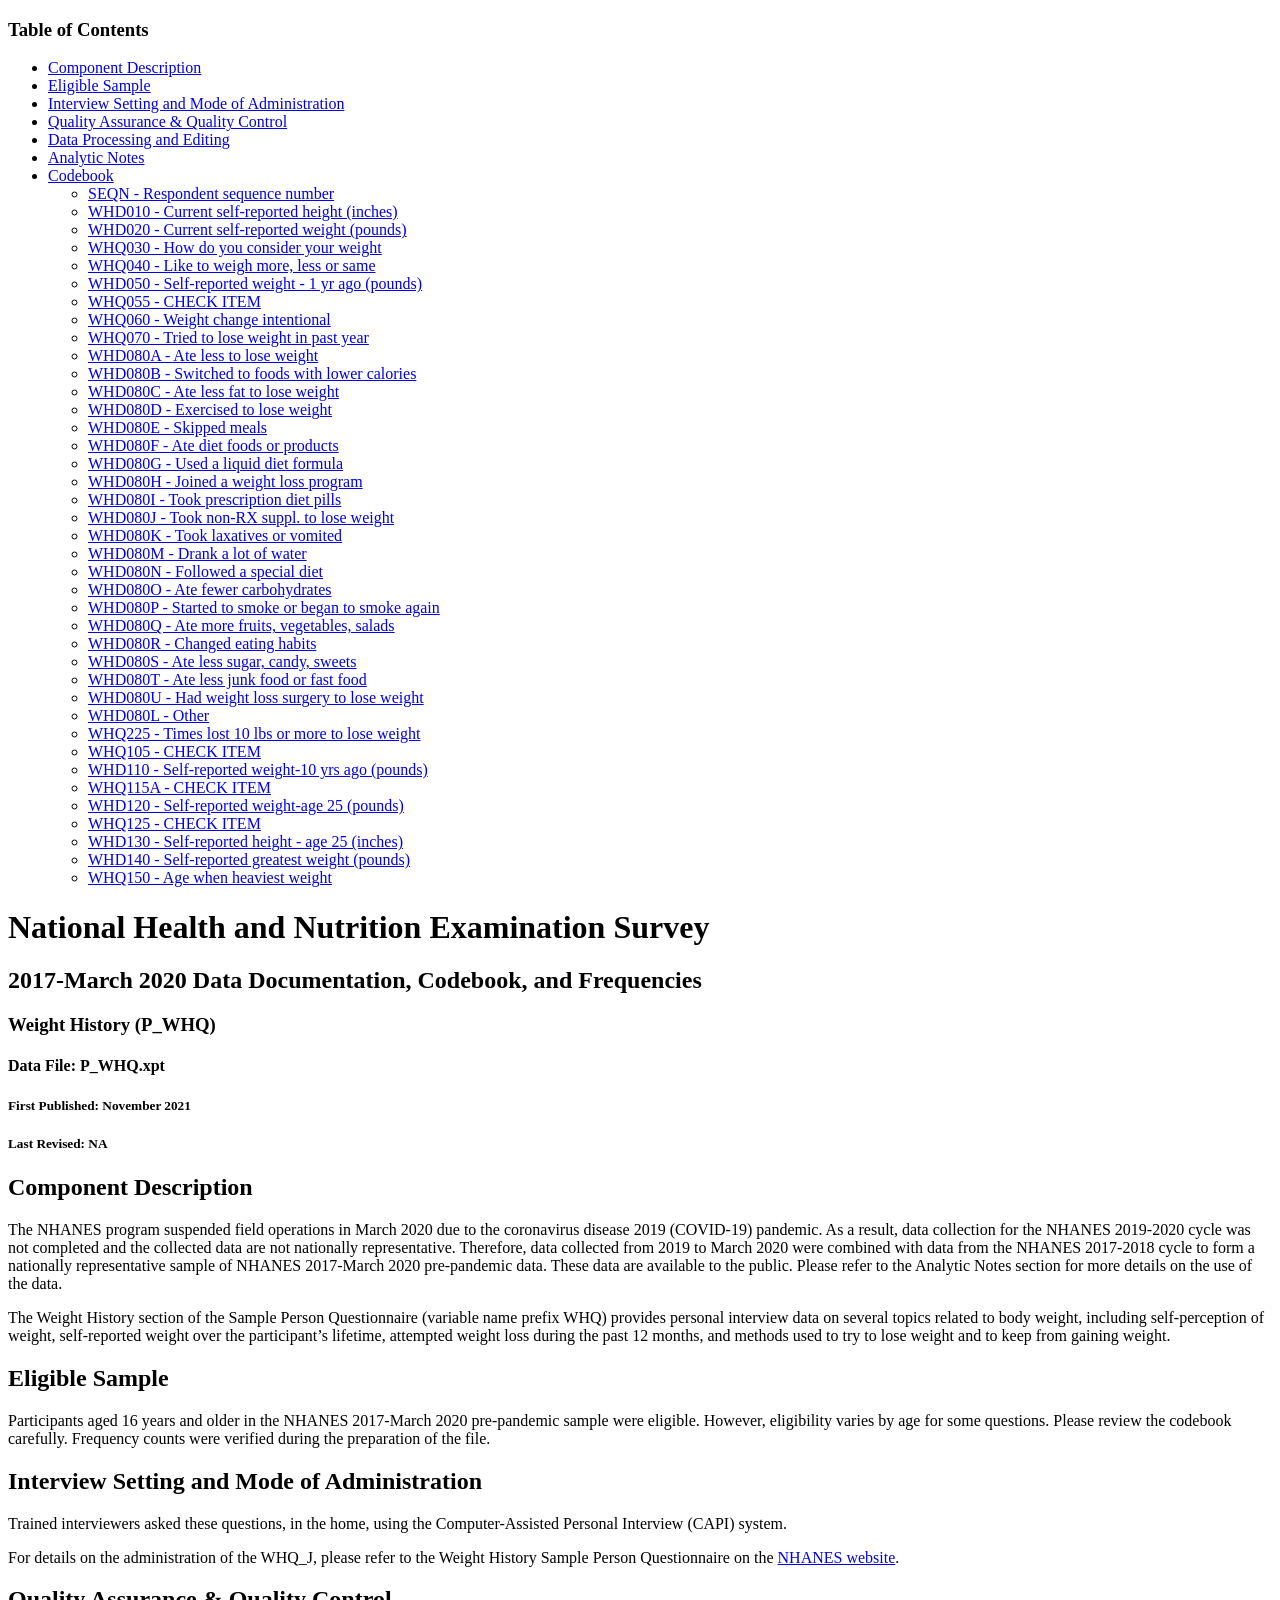
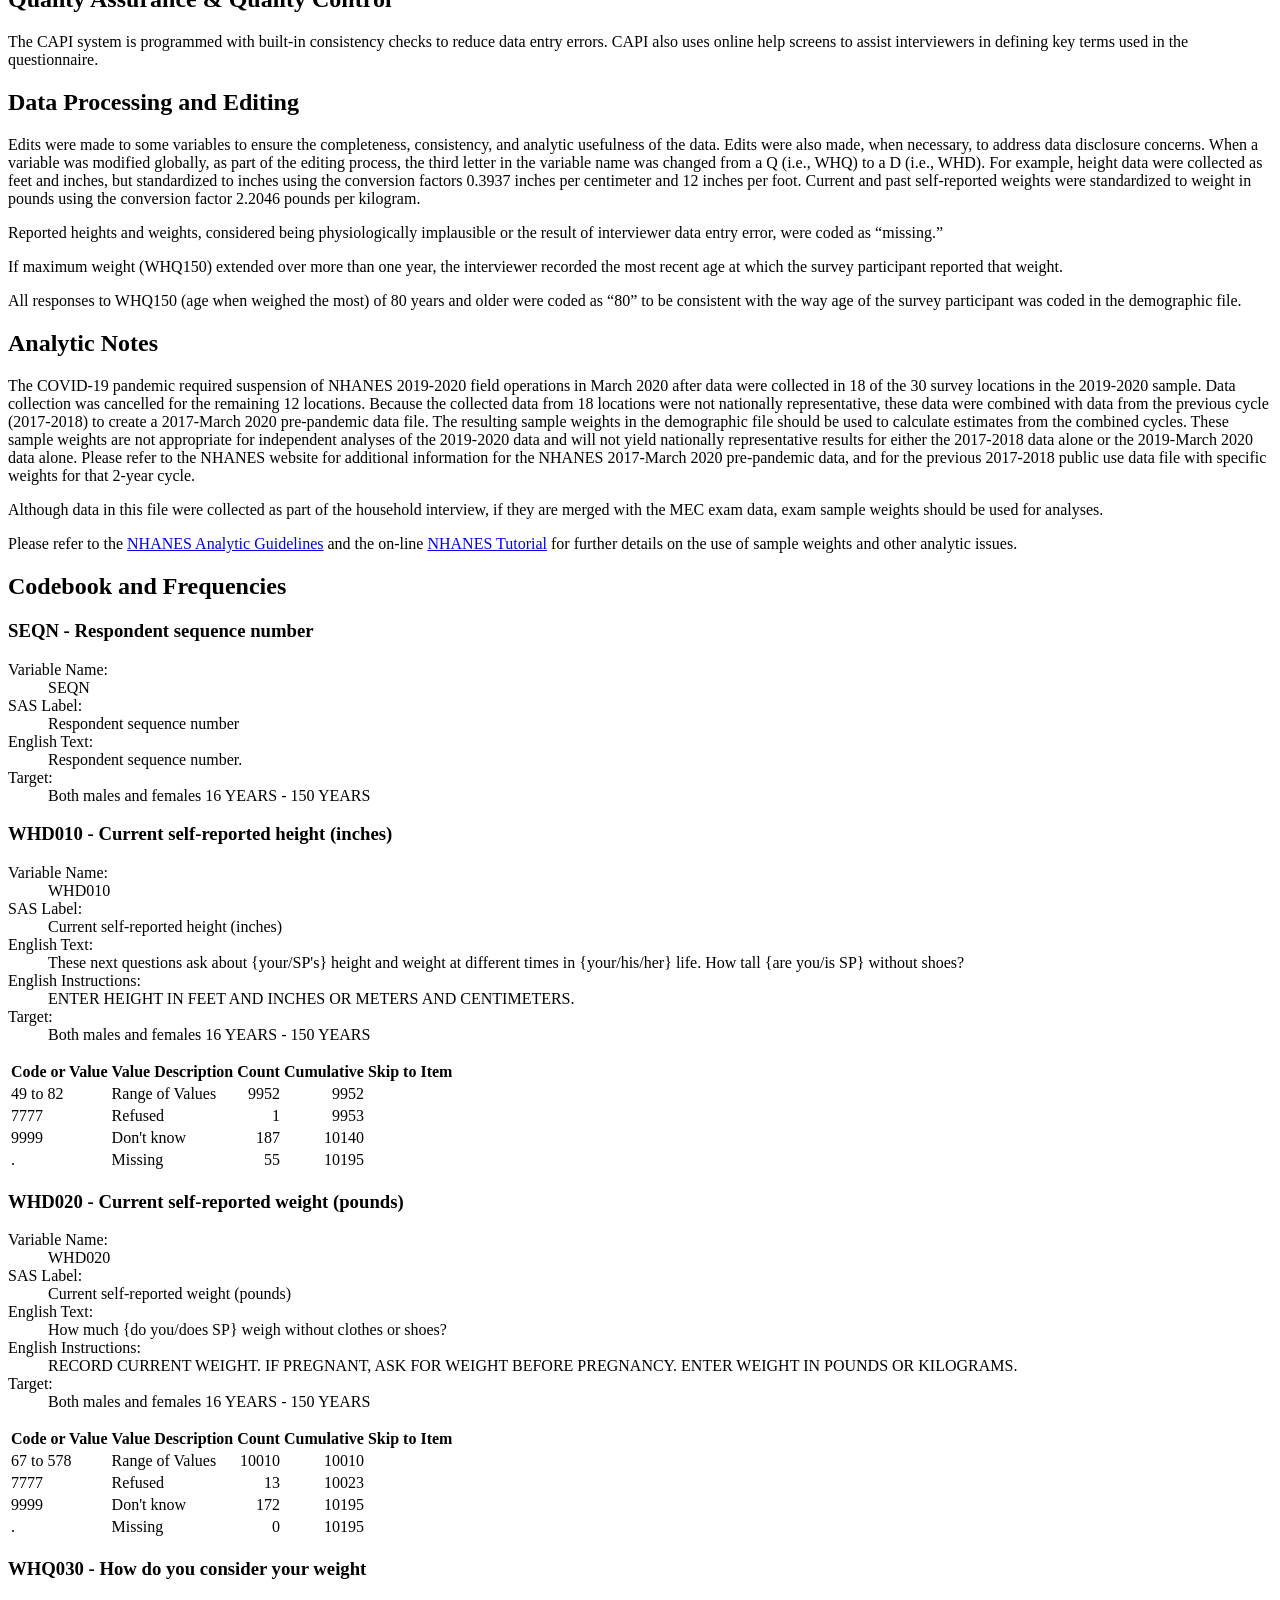
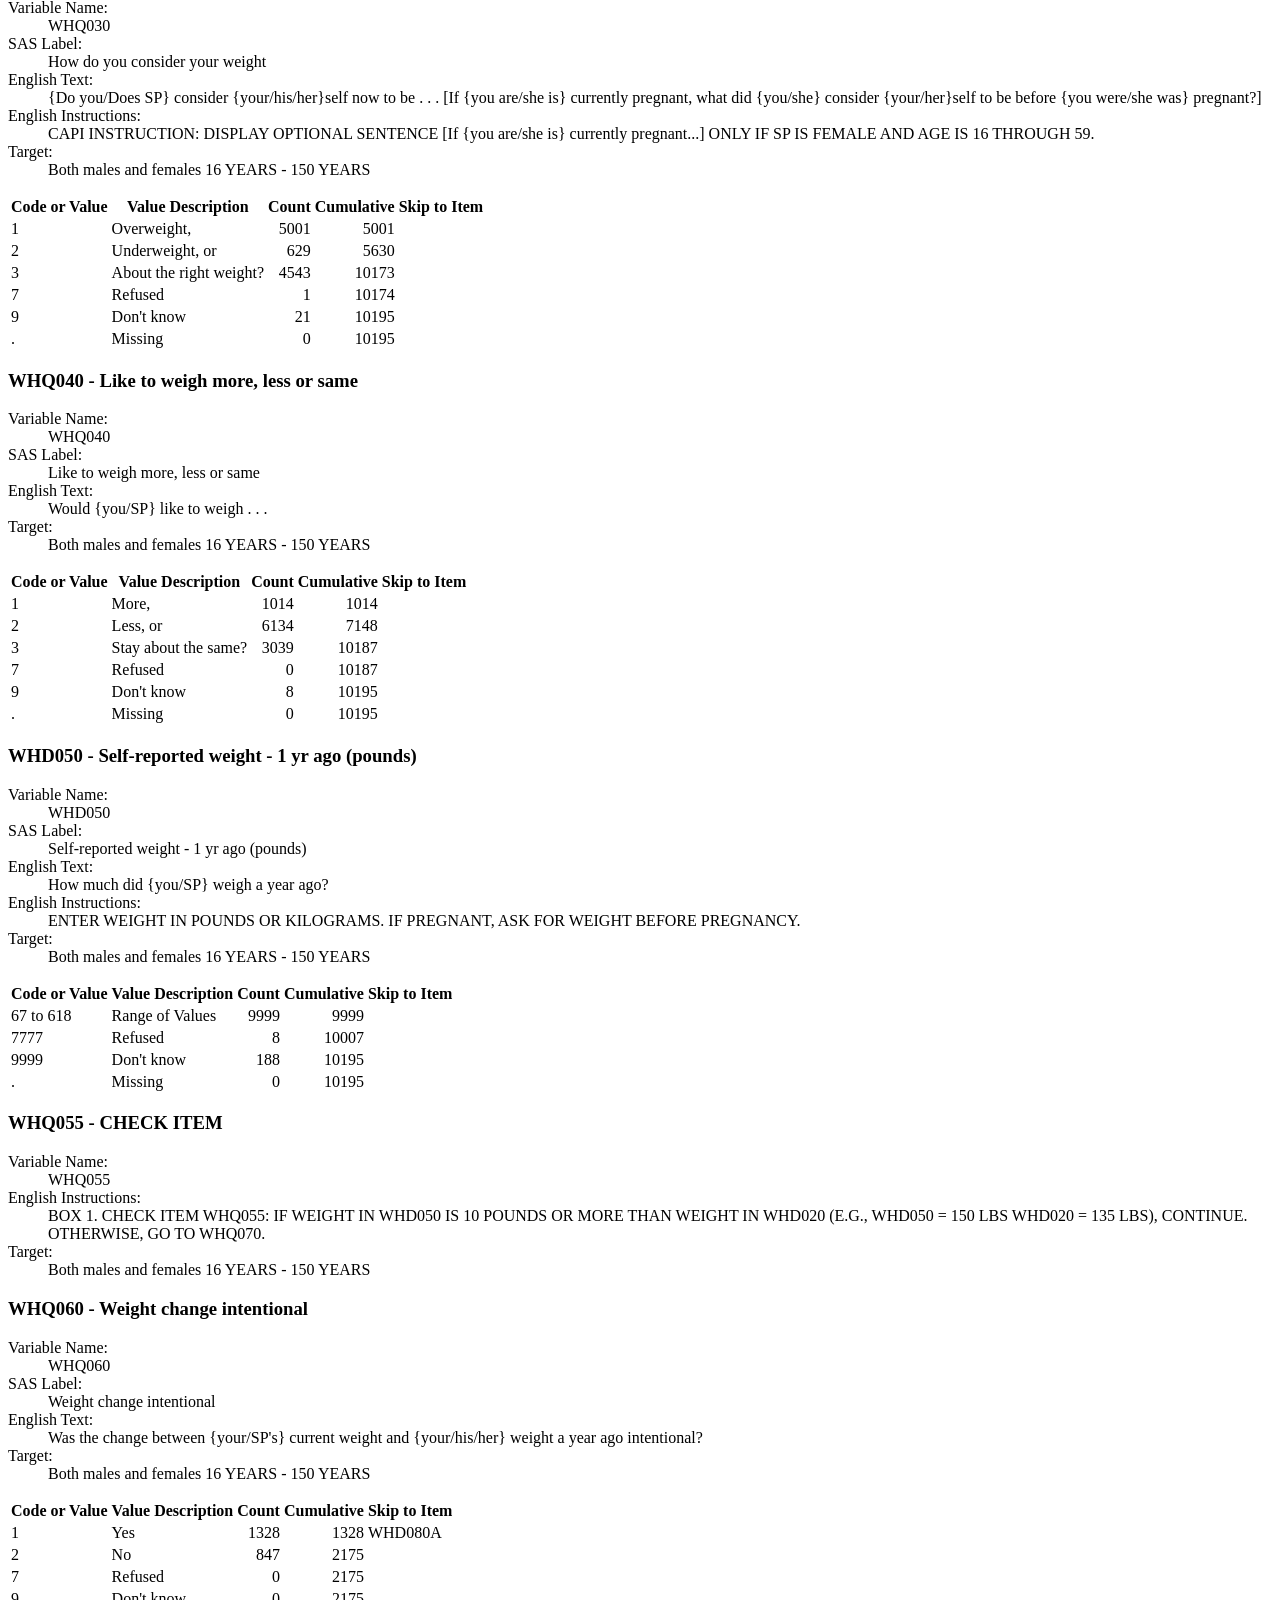
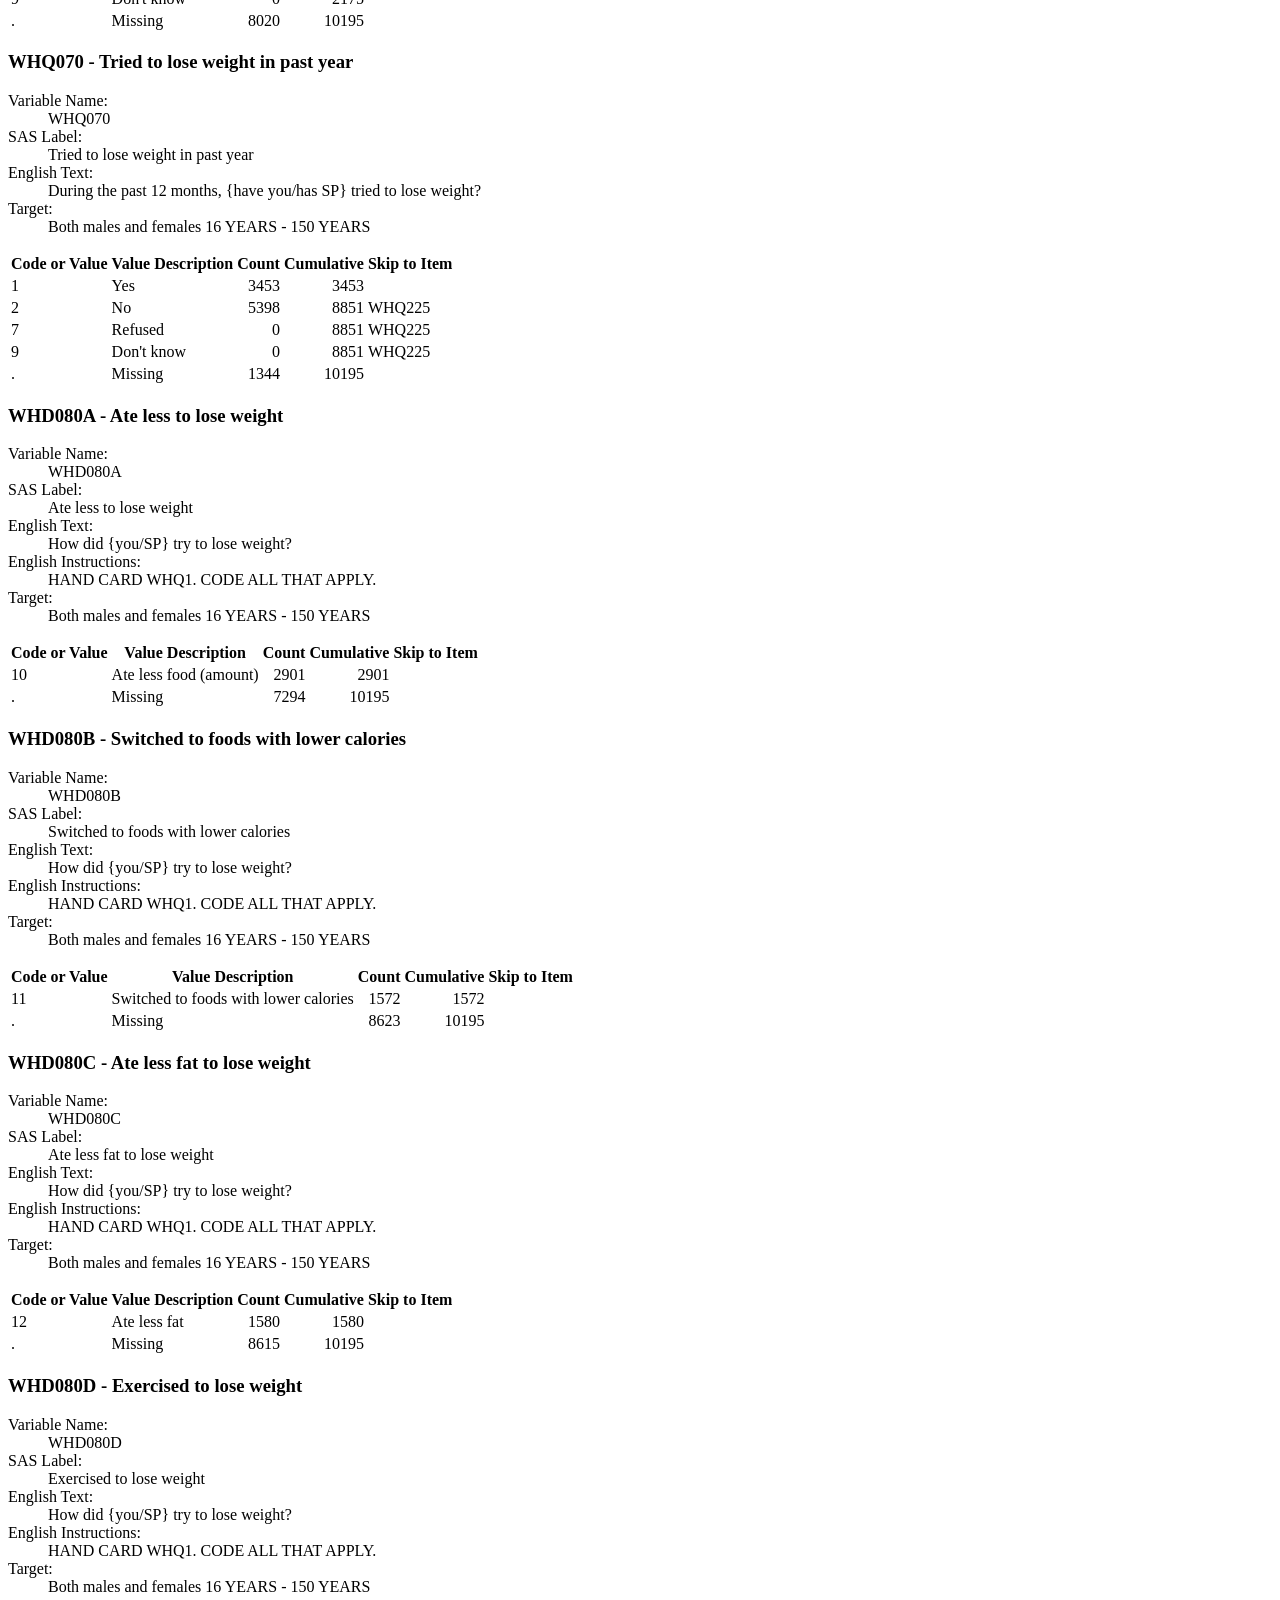
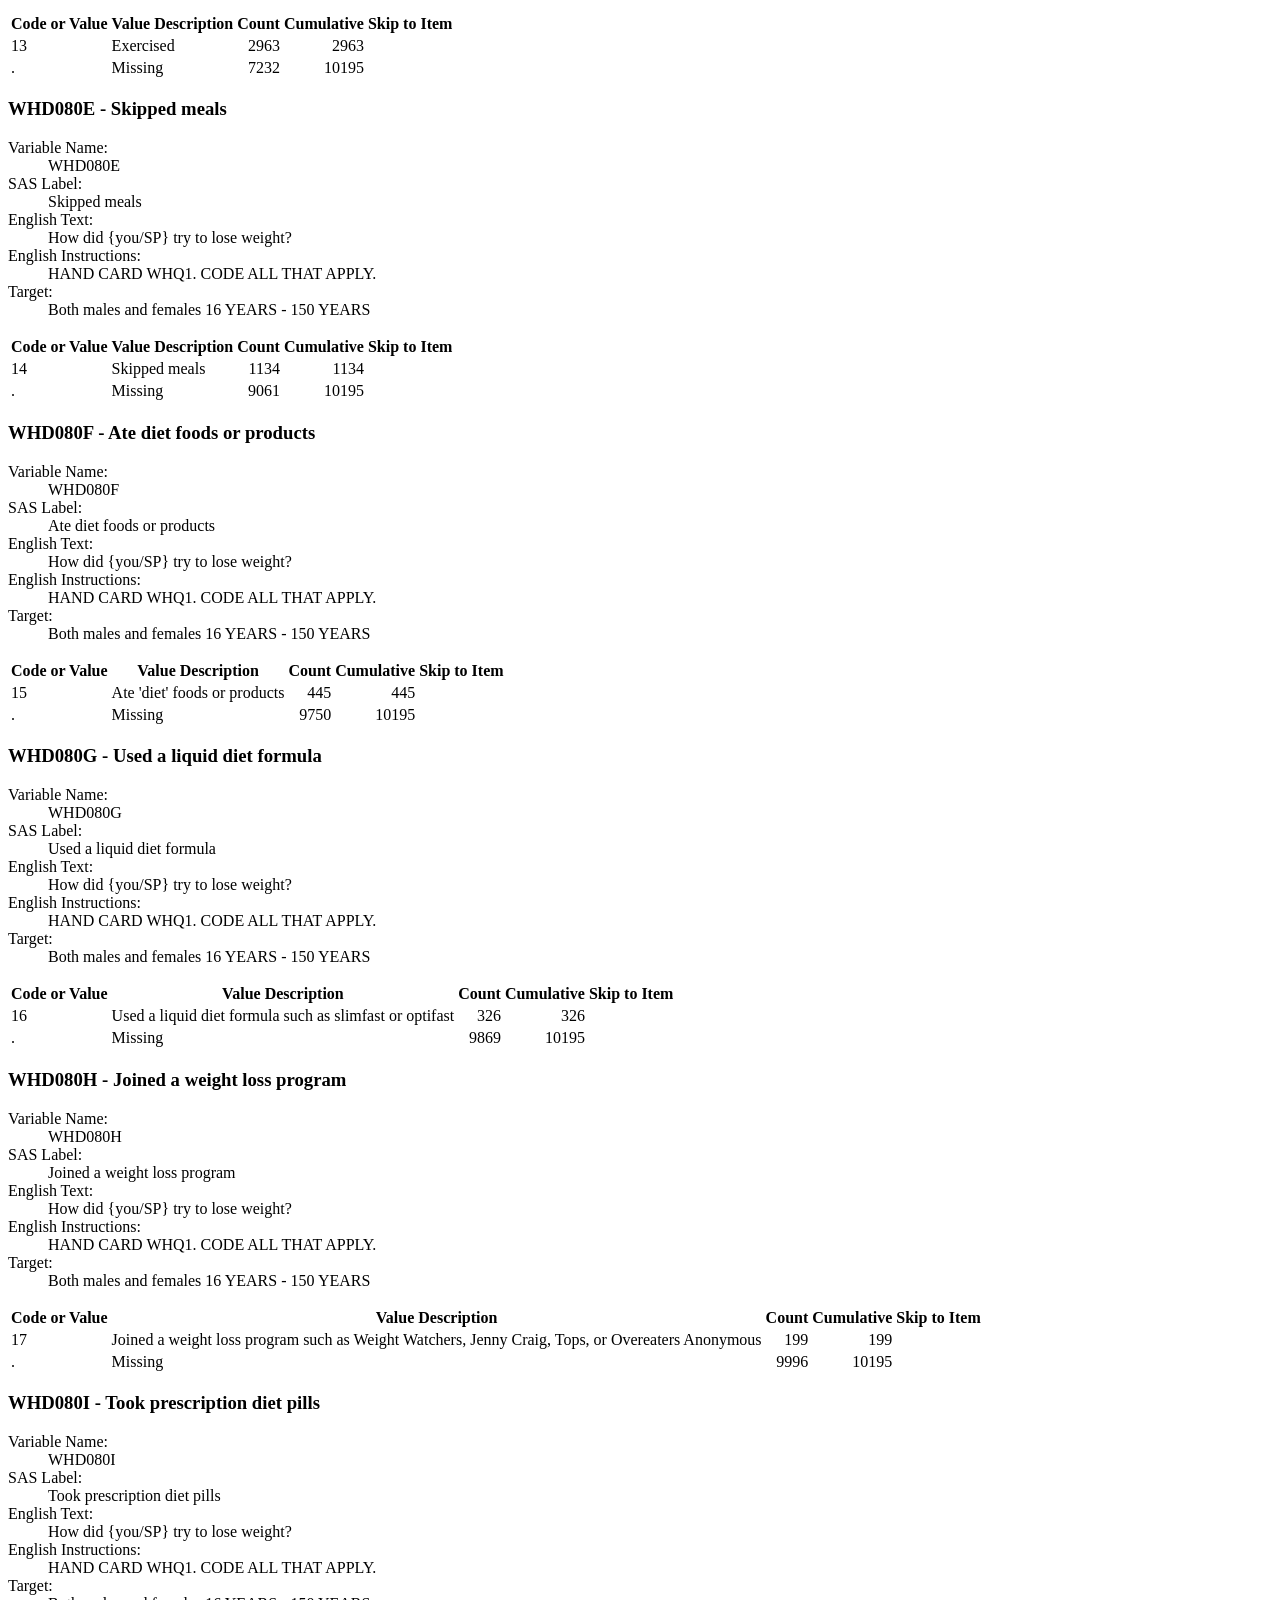
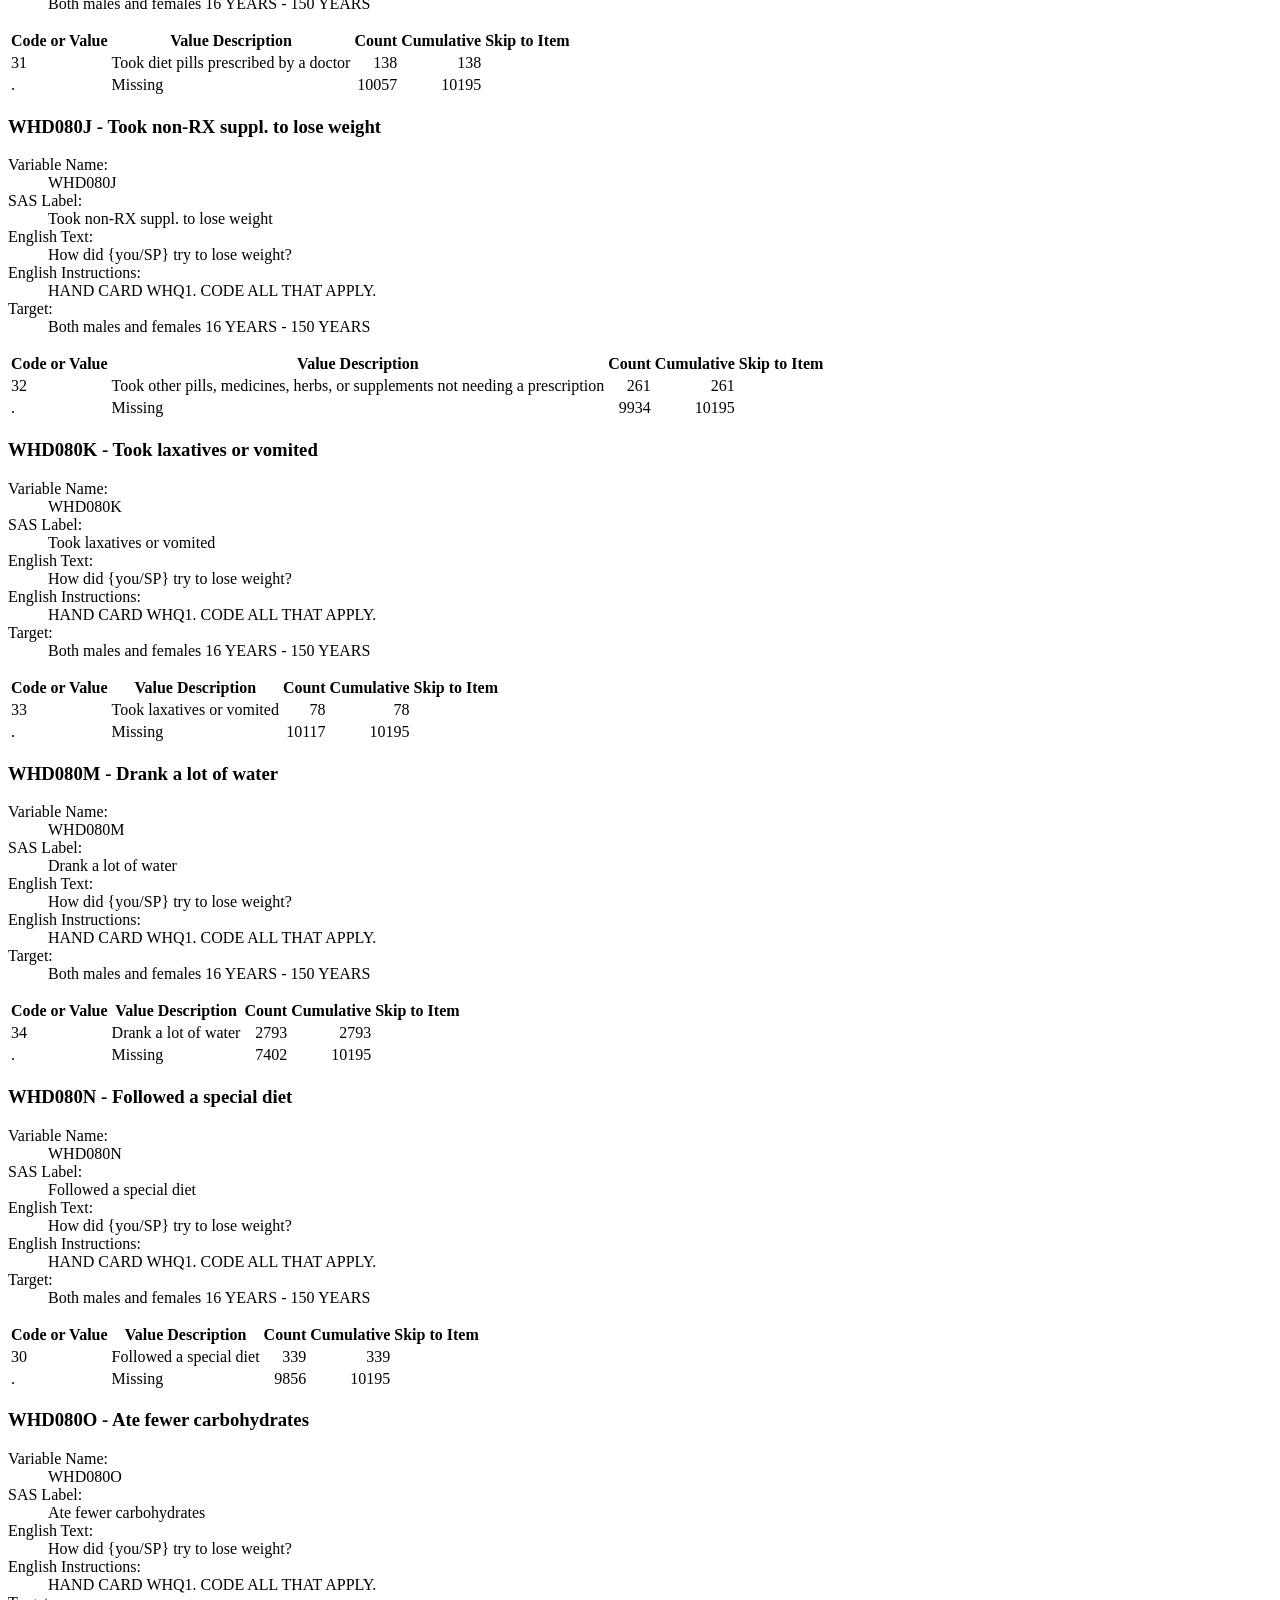
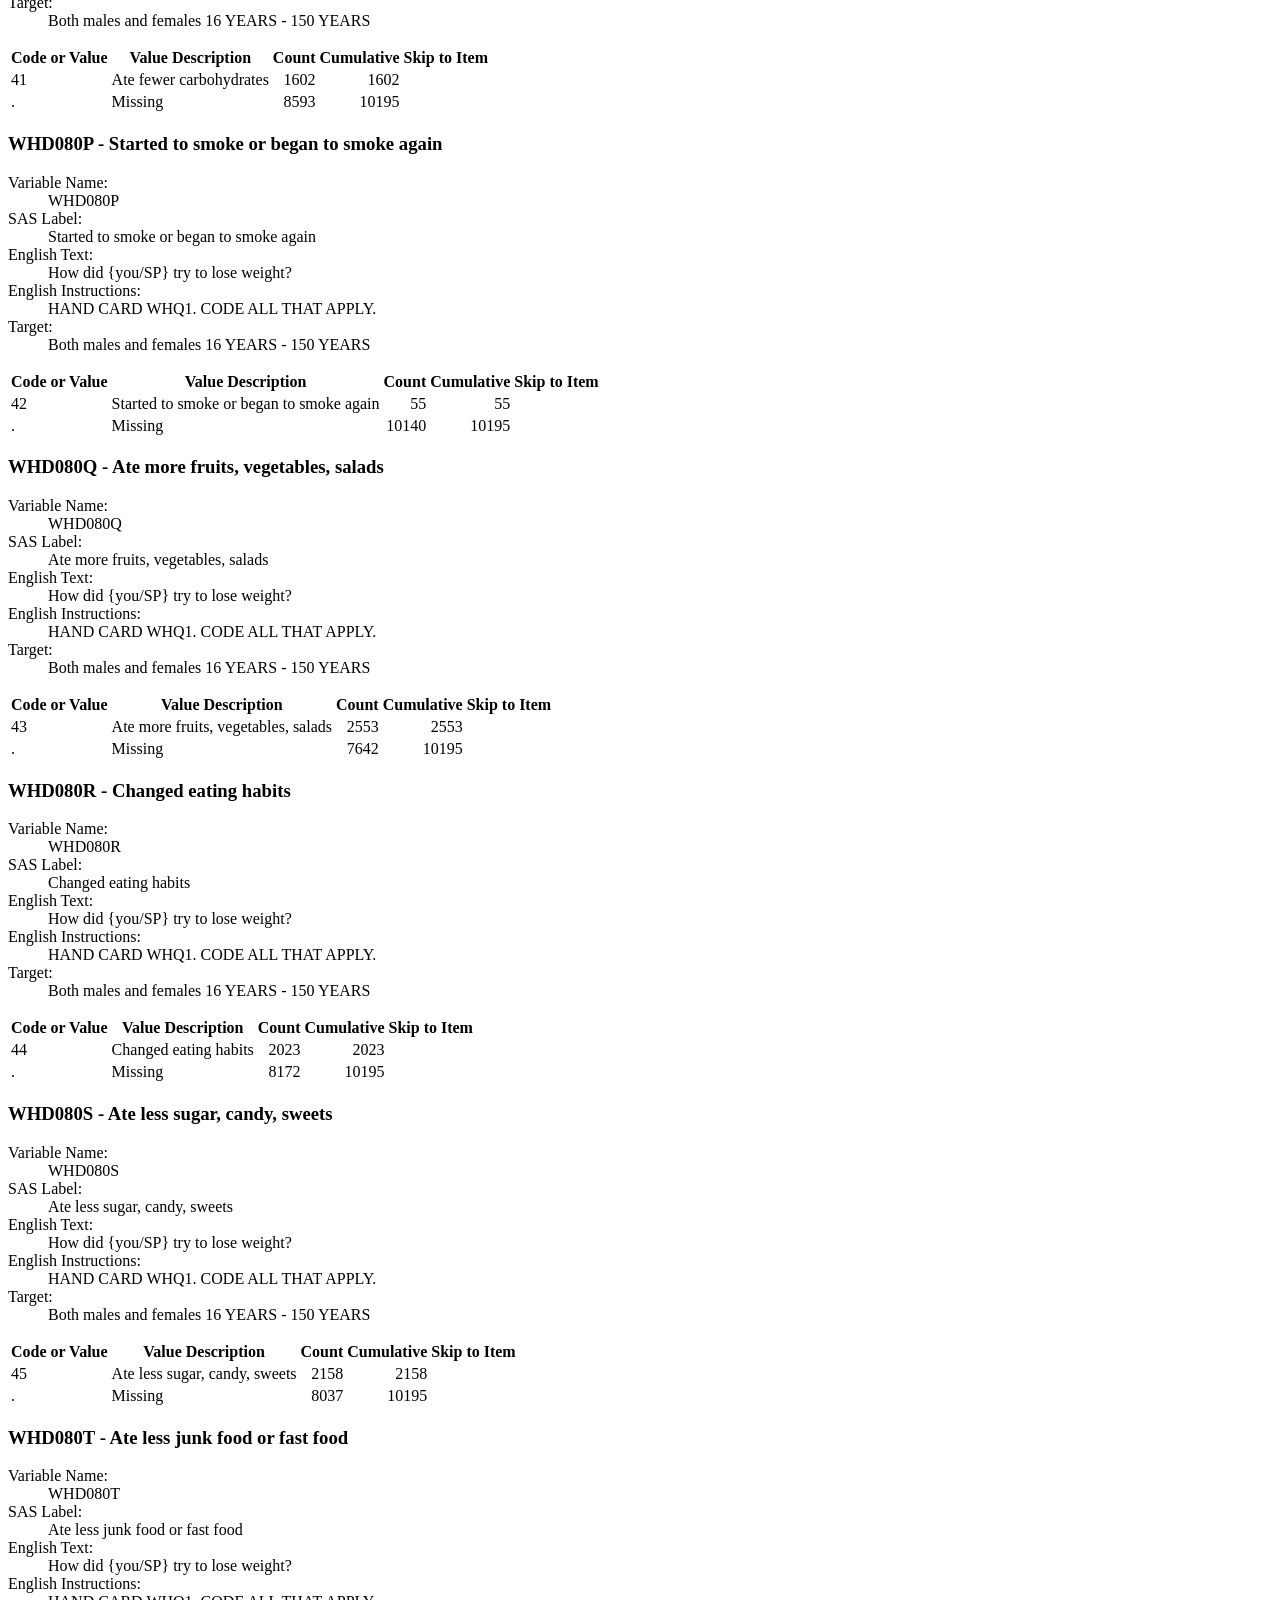
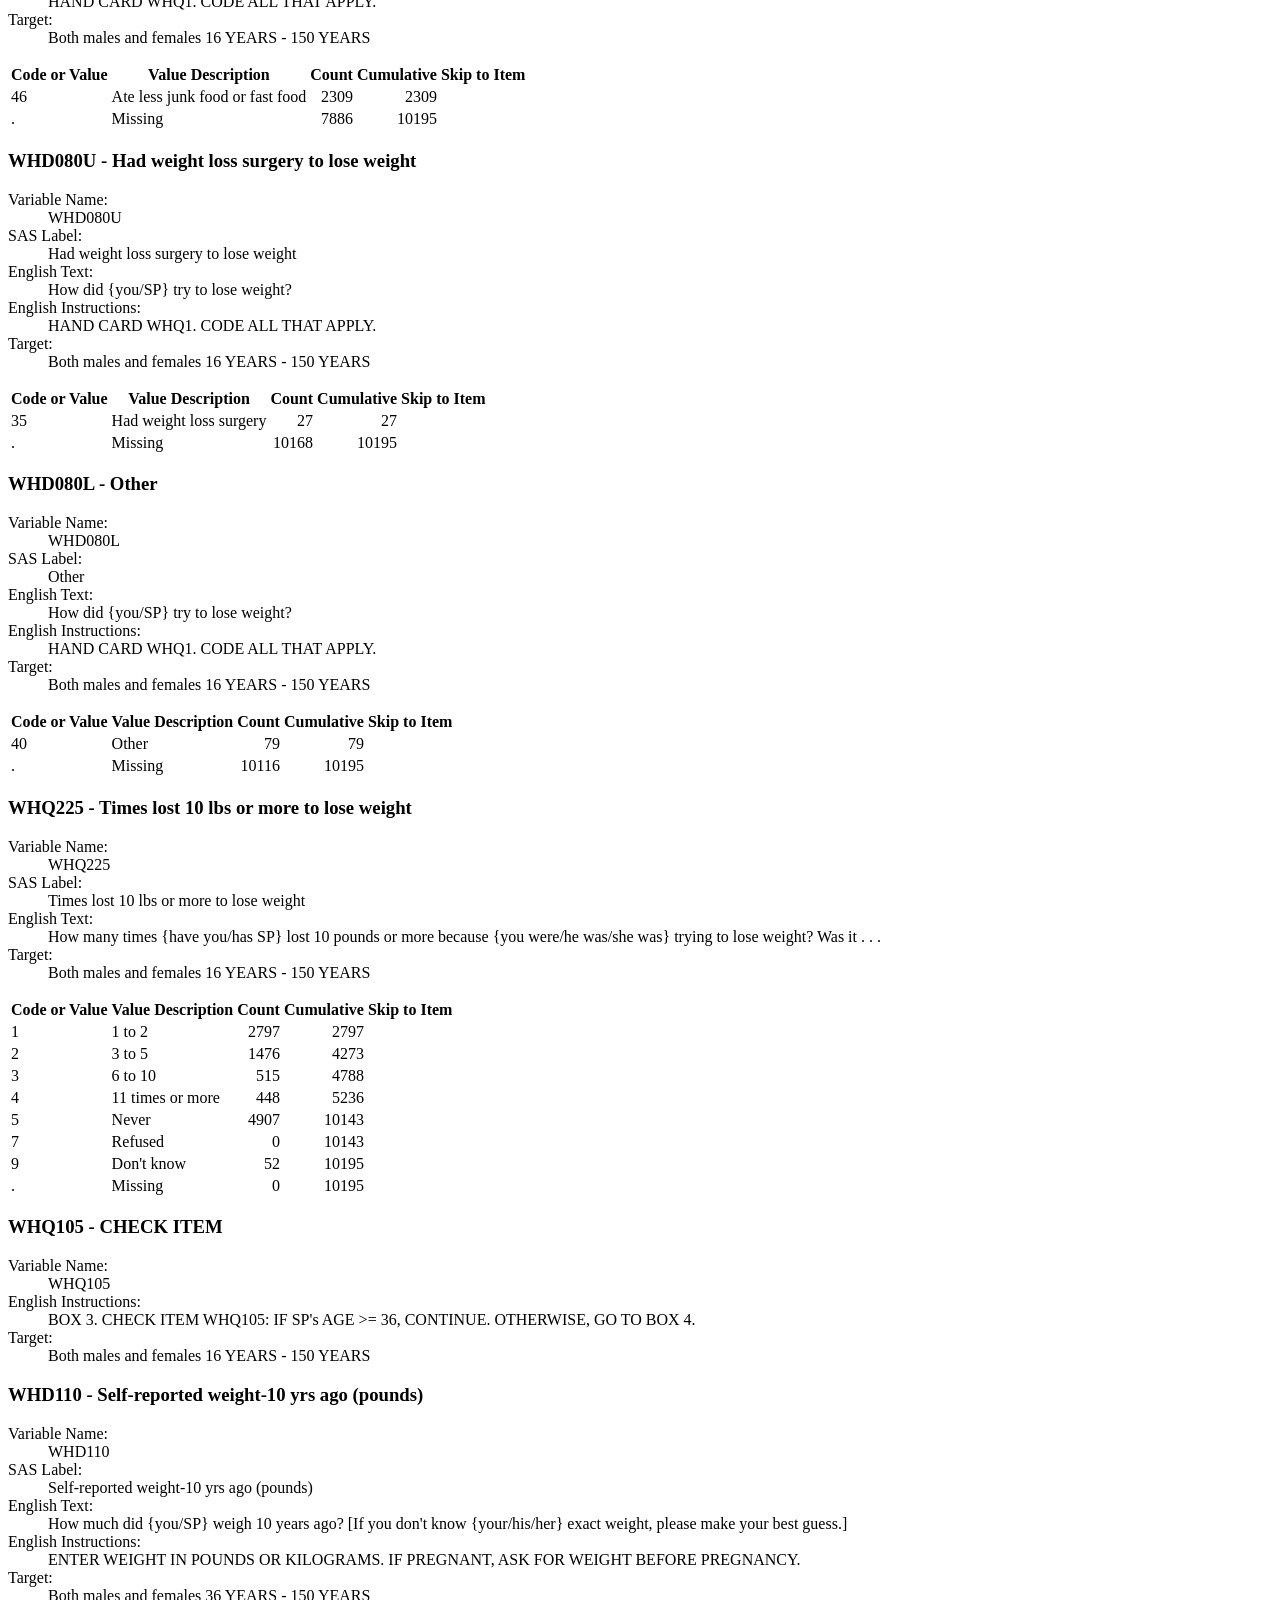
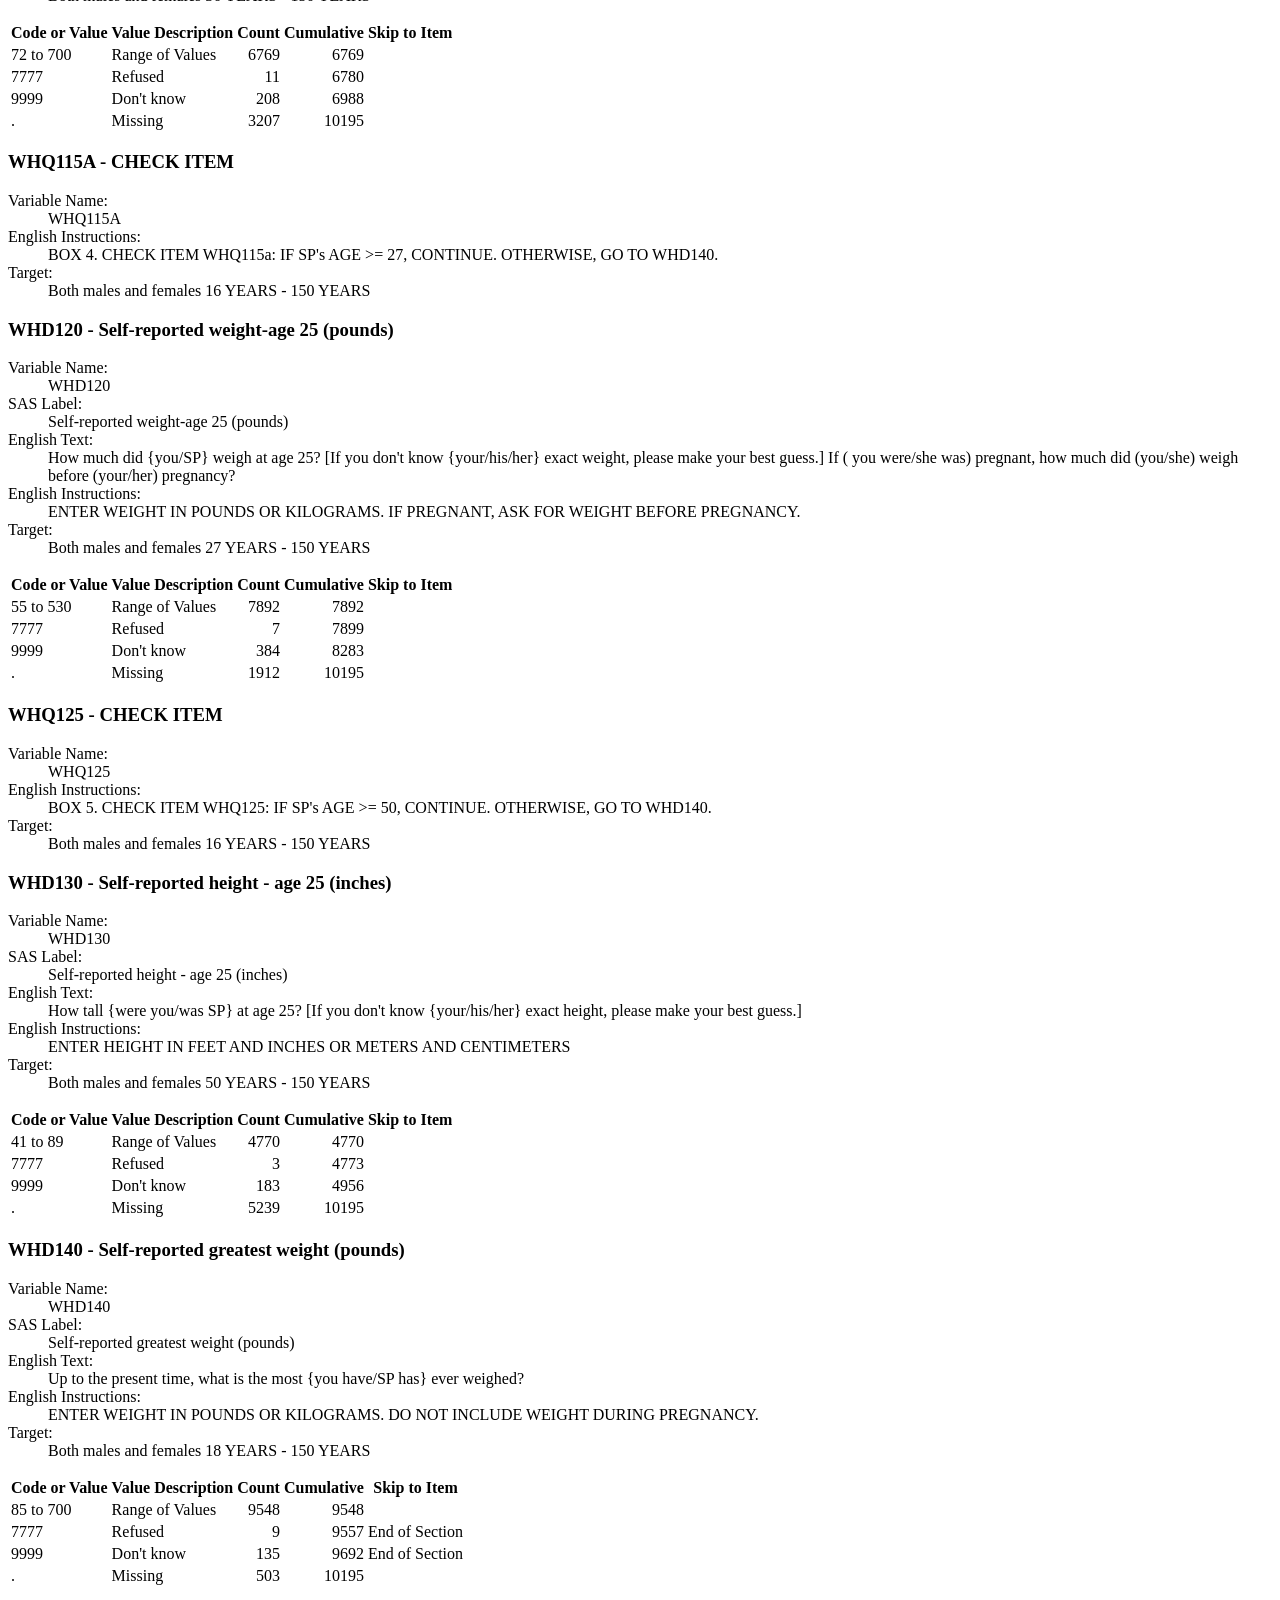
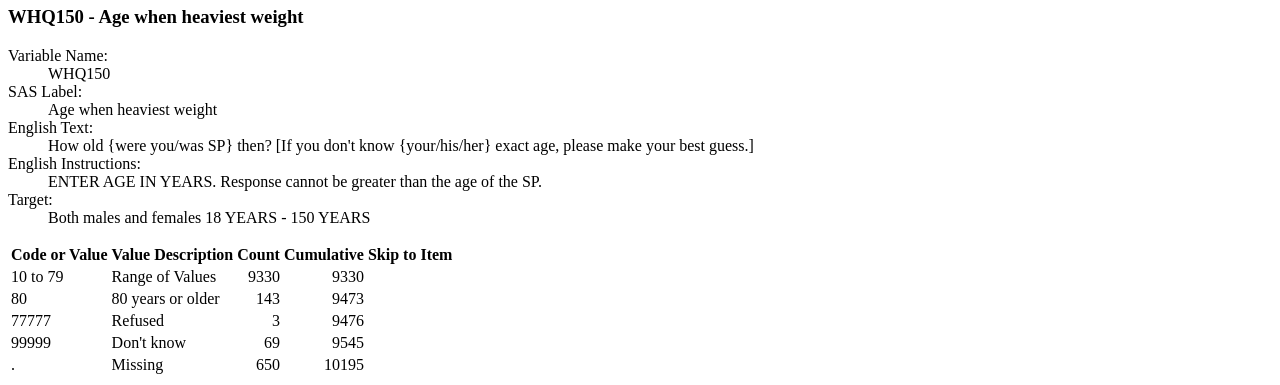
<file: data/P_WHQ.html>
<!DOCTYPE html><html xml:lang="en" lang="en" xmlns="http://www.w3c.org/1999/xhtml">
  <head>
    <meta http-equiv="content-type" content="text/html; charset=utf-8" />
    <title>P_WHQ</title>
    <meta name="title" content="NHANES 2017-March 2020: Weight History Data Documentation, Codebook, and Frequencies" />
    <link rel="stylesheet" href="https://wwwn.cdc.gov/nchs/nhanes/css/documentation.css" />
  </head>
  <body class="nhanes-doc">
    <div id="toc">
      <h3>Table of Contents</h3>
      <div id="toc-scroll">
        <ul>
          <li>
            <a href="#Component_Description">Component Description</a>
          </li>
          <li>
            <a href="#Eligible_Sample">Eligible Sample</a>
          </li>
          <li>
            <a href="#Interview_Setting_and_Mode_of_Administration">Interview Setting and Mode of Administration</a>
          </li>
          <li>
            <a href="#Quality_Assurance_&amp;_Quality_Control">Quality Assurance &amp; Quality Control</a>
          </li>
          <li>
            <a href="#Data_Processing_and_Editing">Data Processing and Editing</a>
          </li>
          <li>
            <a href="#Analytic_Notes">Analytic Notes</a>
          </li>
          <li>
            <a href="#Codebook">Codebook</a>
            <ul id="CodebookLinks">
              <li>
                <a href="#SEQN">SEQN - Respondent sequence number</a>
              </li>
              <li>
                <a href="#WHD010">WHD010 - Current self-reported height (inches)</a>
              </li>
              <li>
                <a href="#WHD020">WHD020 - Current self-reported weight (pounds)</a>
              </li>
              <li>
                <a href="#WHQ030">WHQ030 - How do you consider your weight</a>
              </li>
              <li>
                <a href="#WHQ040">WHQ040 - Like to weigh more, less or same</a>
              </li>
              <li>
                <a href="#WHD050">WHD050 - Self-reported weight - 1 yr ago (pounds)</a>
              </li>
              <li>
                <a href="#WHQ055">WHQ055 - CHECK ITEM</a>
              </li>
              <li>
                <a href="#WHQ060">WHQ060 - Weight change intentional</a>
              </li>
              <li>
                <a href="#WHQ070">WHQ070 - Tried to lose weight in past year</a>
              </li>
              <li>
                <a href="#WHD080A">WHD080A - Ate less to lose weight</a>
              </li>
              <li>
                <a href="#WHD080B">WHD080B - Switched to foods with lower calories</a>
              </li>
              <li>
                <a href="#WHD080C">WHD080C - Ate less fat to lose weight</a>
              </li>
              <li>
                <a href="#WHD080D">WHD080D - Exercised to lose weight</a>
              </li>
              <li>
                <a href="#WHD080E">WHD080E - Skipped meals</a>
              </li>
              <li>
                <a href="#WHD080F">WHD080F - Ate diet foods or products</a>
              </li>
              <li>
                <a href="#WHD080G">WHD080G - Used a liquid diet formula</a>
              </li>
              <li>
                <a href="#WHD080H">WHD080H - Joined a weight loss program</a>
              </li>
              <li>
                <a href="#WHD080I">WHD080I - Took prescription diet pills</a>
              </li>
              <li>
                <a href="#WHD080J">WHD080J - Took non-RX suppl. to lose weight</a>
              </li>
              <li>
                <a href="#WHD080K">WHD080K - Took laxatives or vomited</a>
              </li>
              <li>
                <a href="#WHD080M">WHD080M - Drank a lot of water</a>
              </li>
              <li>
                <a href="#WHD080N">WHD080N - Followed a special diet</a>
              </li>
              <li>
                <a href="#WHD080O">WHD080O - Ate fewer carbohydrates</a>
              </li>
              <li>
                <a href="#WHD080P">WHD080P - Started to smoke or began to smoke again</a>
              </li>
              <li>
                <a href="#WHD080Q">WHD080Q - Ate more fruits, vegetables, salads</a>
              </li>
              <li>
                <a href="#WHD080R">WHD080R - Changed eating habits</a>
              </li>
              <li>
                <a href="#WHD080S">WHD080S - Ate less sugar, candy, sweets</a>
              </li>
              <li>
                <a href="#WHD080T">WHD080T - Ate less junk food or fast food</a>
              </li>
              <li>
                <a href="#WHD080U">WHD080U - Had weight loss surgery to lose weight</a>
              </li>
              <li>
                <a href="#WHD080L">WHD080L - Other</a>
              </li>
              <li>
                <a href="#WHQ225">WHQ225 - Times lost 10 lbs or more to lose weight</a>
              </li>
              <li>
                <a href="#WHQ105">WHQ105 - CHECK ITEM</a>
              </li>
              <li>
                <a href="#WHD110">WHD110 - Self-reported weight-10 yrs ago (pounds)</a>
              </li>
              <li>
                <a href="#WHQ115A">WHQ115A - CHECK ITEM</a>
              </li>
              <li>
                <a href="#WHD120">WHD120 - Self-reported weight-age 25 (pounds)</a>
              </li>
              <li>
                <a href="#WHQ125">WHQ125 - CHECK ITEM</a>
              </li>
              <li>
                <a href="#WHD130">WHD130 - Self-reported height - age 25 (inches)</a>
              </li>
              <li>
                <a href="#WHD140">WHD140 - Self-reported greatest weight (pounds)</a>
              </li>
              <li>
                <a href="#WHQ150">WHQ150 - Age when heaviest weight</a>
              </li>
            </ul>
          </li>
        </ul>
      </div>
    </div>
    <div id="wrapper">
      <div id="PageHeader">
        <h1>National Health and Nutrition Examination Survey</h1>
        <h2>2017-March 2020 Data Documentation, Codebook, and Frequencies</h2>
        <h3>Weight History (P_WHQ)</h3>
        <h4> Data File: P_WHQ.xpt</h4>
        <h5 class="left">First Published: November 2021</h5>
        <h5 class="right">Last Revised: NA</h5>
      </div>
      <div id="Sections">
        <h2 id="Component_Description">Component Description</h2><p>The NHANES program suspended field operations in March 2020 due to the coronavirus disease 2019 (COVID-19) pandemic. As a result, data collection for the NHANES 2019-2020 cycle was not completed and the collected data are not nationally representative. Therefore, data collected from 2019 to March 2020 were combined with data from the NHANES 2017-2018 cycle to form a nationally representative sample of NHANES 2017-March 2020 pre-pandemic data. These data are available to the public. Please refer to the Analytic Notes section for more details on the use of the data.</p>
<p>The Weight History section of the Sample Person Questionnaire (variable name prefix WHQ) provides personal interview data on several topics related to body weight, including self-perception of weight, self-reported weight over the participant&rsquo;s lifetime, attempted weight loss during the past 12 months, and methods used to try to lose weight and to keep from gaining weight.</p><h2 id="Eligible_Sample">Eligible Sample</h2><p>Participants aged 16 years and older in the NHANES 2017-March 2020 pre-pandemic sample were eligible. However, eligibility varies by age for some questions. Please review the codebook carefully. Frequency counts were verified during the preparation of the file.</p><h2 id="Interview_Setting_and_Mode_of_Administration">Interview Setting and Mode of Administration</h2><p>Trained interviewers asked these questions, in the home, using the Computer-Assisted Personal Interview (CAPI) system.</p>
<p>For details on the administration of the WHQ_J, please refer to the Weight History Sample Person Questionnaire on the <a href="https://wwwn.cdc.gov/nchs/nhanes/continuousnhanes/default.aspx?BeginYear=2017" target="_blank">NHANES website</a>.</p><h2 id="Quality_Assurance_&amp;_Quality_Control">Quality Assurance &amp; Quality Control</h2><p>The CAPI system is programmed with built-in consistency checks to reduce data entry errors. CAPI also uses online help screens to assist interviewers in defining key terms used in the questionnaire.</p><h2 id="Data_Processing_and_Editing">Data Processing and Editing</h2><p>Edits were made to some variables to ensure the completeness, consistency, and analytic usefulness of the data. Edits were also made, when necessary, to address data disclosure concerns. When a variable was modified globally, as part of the editing process, the third letter in the variable name was changed from a Q (i.e., WHQ) to a D (i.e., WHD). For example, height data were collected as feet and inches, but standardized to inches using the conversion factors 0.3937 inches per centimeter and 12 inches per foot. Current and past self-reported weights were standardized to weight in pounds using the conversion factor 2.2046 pounds per kilogram.</p>
<p>Reported heights and weights, considered being physiologically implausible or the result of interviewer data entry error, were coded as &ldquo;missing.&rdquo; </p>
<p>If maximum weight (WHQ150) extended over more than one year, the interviewer recorded the most recent age at which the survey participant reported that weight. </p>
<p>All responses to WHQ150 (age when weighed the most) of 80 years and older were coded as &ldquo;80&rdquo; to be consistent with the way age of the survey participant was coded in the demographic file.</p><h2 id="Analytic_Notes">Analytic Notes</h2><p>The COVID-19 pandemic required suspension of NHANES 2019-2020 field operations in March 2020 after data were collected in 18 of the 30 survey locations in the 2019-2020 sample. Data collection was cancelled for the remaining 12 locations. Because the collected data from 18 locations were not nationally representative, these data were combined with data from the previous cycle (2017-2018) to create a 2017-March 2020 pre-pandemic data file. The resulting sample weights in the demographic file should be used to calculate estimates from the combined cycles. These sample weights are not appropriate for independent analyses of the 2019-2020 data and will not yield nationally representative results for either the 2017-2018 data alone or the 2019-March 2020 data alone. Please refer to the NHANES website for additional information for the NHANES 2017-March 2020 pre-pandemic data, and for the previous 2017-2018 public use data file with specific weights for that 2-year cycle. </p>
<p>Although data in this file were collected as part of the household interview, if they are merged with the MEC exam data, exam sample weights should be used for analyses.</p>
<p>Please refer to the <a href="https://wwwn.cdc.gov/nchs/nhanes/analyticguidelines.aspx" target="_blank">NHANES Analytic Guidelines</a> and the on-line <a href="https://wwwn.cdc.gov/nchs/nhanes/tutorials/default.aspx" target="_blank">NHANES Tutorial</a> for further details on the use of sample weights and other analytic issues. </p></div>
      <div id="Codebook">
        <h2>Codebook and Frequencies</h2>
        <div class="pagebreak">
          <h3 class="vartitle" id="SEQN">SEQN - Respondent sequence number</h3>
          <dl>
            <dt>Variable Name: </dt>
            <dd class="info">SEQN</dd>
            <dt>SAS Label: </dt>
            <dd>Respondent sequence number</dd>
            <dt>English Text: </dt>
            <dd class="info">Respondent sequence number.</dd>
            <dt>Target: </dt>
            <dd> Both males and females 16 YEARS -
			150 YEARS</dd>
          </dl>
        </div>
        <div class="pagebreak">
          <h3 class="vartitle" id="WHD010">WHD010 - Current self-reported height (inches)</h3>
          <dl>
            <dt>Variable Name: </dt>
            <dd class="info">WHD010</dd>
            <dt>SAS Label: </dt>
            <dd>Current self-reported height (inches)</dd>
            <dt>English Text: </dt>
            <dd class="info">These next questions ask about {your/SP's} height and weight at different times in {your/his/her} life.  How tall {are you/is SP} without shoes?</dd>
            <dt class="info">English Instructions: </dt>
            <dd class="info">ENTER HEIGHT IN FEET AND INCHES OR METERS AND CENTIMETERS.</dd>
            <dt>Target: </dt>
            <dd> Both males and females 16 YEARS -
			150 YEARS</dd>
          </dl>
          <table class="values">
            <thead>
              <tr>
                <th scope="column" class="values">Code or Value</th>
                <th scope="column" class="values">Value Description</th>
                <th scope="column" class="values">Count</th>
                <th scope="column" class="values">Cumulative</th>
                <th scope="column" class="values">Skip to Item</th>
              </tr>
            </thead>
            <tbody>
              <tr>
                <td scope="row" class="values">49 to 82</td>
                <td class="values">Range of Values</td>
                <td class="values" align="right">9952</td>
                <td class="values" align="right">9952</td>
                <td class="values">
                </td>
              </tr>
              <tr>
                <td scope="row" class="values">7777</td>
                <td class="values">Refused</td>
                <td class="values" align="right">1</td>
                <td class="values" align="right">9953</td>
                <td class="values">
                </td>
              </tr>
              <tr>
                <td scope="row" class="values">9999</td>
                <td class="values">Don't know</td>
                <td class="values" align="right">187</td>
                <td class="values" align="right">10140</td>
                <td class="values">
                </td>
              </tr>
              <tr>
                <td scope="row" class="values">.</td>
                <td class="values">Missing</td>
                <td class="values" align="right">55</td>
                <td class="values" align="right">10195</td>
                <td class="values">
                </td>
              </tr>
            </tbody>
          </table>
        </div>
        <div class="pagebreak">
          <h3 class="vartitle" id="WHD020">WHD020 - Current self-reported weight (pounds)</h3>
          <dl>
            <dt>Variable Name: </dt>
            <dd class="info">WHD020</dd>
            <dt>SAS Label: </dt>
            <dd>Current self-reported weight (pounds)</dd>
            <dt>English Text: </dt>
            <dd class="info">How much {do you/does SP} weigh without clothes or shoes?
</dd>
            <dt class="info">English Instructions: </dt>
            <dd class="info">RECORD CURRENT WEIGHT. IF PREGNANT, ASK FOR WEIGHT BEFORE PREGNANCY. ENTER WEIGHT IN POUNDS OR KILOGRAMS. 
</dd>
            <dt>Target: </dt>
            <dd> Both males and females 16 YEARS -
			150 YEARS</dd>
          </dl>
          <table class="values">
            <thead>
              <tr>
                <th scope="column" class="values">Code or Value</th>
                <th scope="column" class="values">Value Description</th>
                <th scope="column" class="values">Count</th>
                <th scope="column" class="values">Cumulative</th>
                <th scope="column" class="values">Skip to Item</th>
              </tr>
            </thead>
            <tbody>
              <tr>
                <td scope="row" class="values">67 to 578</td>
                <td class="values">Range of Values</td>
                <td class="values" align="right">10010</td>
                <td class="values" align="right">10010</td>
                <td class="values">
                </td>
              </tr>
              <tr>
                <td scope="row" class="values">7777</td>
                <td class="values">Refused</td>
                <td class="values" align="right">13</td>
                <td class="values" align="right">10023</td>
                <td class="values">
                </td>
              </tr>
              <tr>
                <td scope="row" class="values">9999</td>
                <td class="values">Don't know</td>
                <td class="values" align="right">172</td>
                <td class="values" align="right">10195</td>
                <td class="values">
                </td>
              </tr>
              <tr>
                <td scope="row" class="values">.</td>
                <td class="values">Missing</td>
                <td class="values" align="right">0</td>
                <td class="values" align="right">10195</td>
                <td class="values">
                </td>
              </tr>
            </tbody>
          </table>
        </div>
        <div class="pagebreak">
          <h3 class="vartitle" id="WHQ030">WHQ030 - How do you consider your weight</h3>
          <dl>
            <dt>Variable Name: </dt>
            <dd class="info">WHQ030</dd>
            <dt>SAS Label: </dt>
            <dd>How do you consider your weight</dd>
            <dt>English Text: </dt>
            <dd class="info">{Do you/Does SP} consider {your/his/her}self now to be . . . [If {you are/she is} currently pregnant, what did {you/she} consider {your/her}self to be before {you were/she was} pregnant?]</dd>
            <dt class="info">English Instructions: </dt>
            <dd class="info">CAPI INSTRUCTION: DISPLAY OPTIONAL SENTENCE [If {you are/she is} currently pregnant...] ONLY IF SP IS FEMALE AND AGE IS 16 THROUGH 59.</dd>
            <dt>Target: </dt>
            <dd> Both males and females 16 YEARS -
			150 YEARS</dd>
          </dl>
          <table class="values">
            <thead>
              <tr>
                <th scope="column" class="values">Code or Value</th>
                <th scope="column" class="values">Value Description</th>
                <th scope="column" class="values">Count</th>
                <th scope="column" class="values">Cumulative</th>
                <th scope="column" class="values">Skip to Item</th>
              </tr>
            </thead>
            <tbody>
              <tr>
                <td scope="row" class="values">1</td>
                <td class="values">Overweight,</td>
                <td class="values" align="right">5001</td>
                <td class="values" align="right">5001</td>
                <td class="values">
                </td>
              </tr>
              <tr>
                <td scope="row" class="values">2</td>
                <td class="values">Underweight, or</td>
                <td class="values" align="right">629</td>
                <td class="values" align="right">5630</td>
                <td class="values">
                </td>
              </tr>
              <tr>
                <td scope="row" class="values">3</td>
                <td class="values">About the right weight?</td>
                <td class="values" align="right">4543</td>
                <td class="values" align="right">10173</td>
                <td class="values">
                </td>
              </tr>
              <tr>
                <td scope="row" class="values">7</td>
                <td class="values">Refused</td>
                <td class="values" align="right">1</td>
                <td class="values" align="right">10174</td>
                <td class="values">
                </td>
              </tr>
              <tr>
                <td scope="row" class="values">9</td>
                <td class="values">Don't know</td>
                <td class="values" align="right">21</td>
                <td class="values" align="right">10195</td>
                <td class="values">
                </td>
              </tr>
              <tr>
                <td scope="row" class="values">.</td>
                <td class="values">Missing</td>
                <td class="values" align="right">0</td>
                <td class="values" align="right">10195</td>
                <td class="values">
                </td>
              </tr>
            </tbody>
          </table>
        </div>
        <div class="pagebreak">
          <h3 class="vartitle" id="WHQ040">WHQ040 - Like to weigh more, less or same</h3>
          <dl>
            <dt>Variable Name: </dt>
            <dd class="info">WHQ040</dd>
            <dt>SAS Label: </dt>
            <dd>Like to weigh more, less or same</dd>
            <dt>English Text: </dt>
            <dd class="info">Would {you/SP} like to weigh . . .</dd>
            <dt>Target: </dt>
            <dd> Both males and females 16 YEARS -
			150 YEARS</dd>
          </dl>
          <table class="values">
            <thead>
              <tr>
                <th scope="column" class="values">Code or Value</th>
                <th scope="column" class="values">Value Description</th>
                <th scope="column" class="values">Count</th>
                <th scope="column" class="values">Cumulative</th>
                <th scope="column" class="values">Skip to Item</th>
              </tr>
            </thead>
            <tbody>
              <tr>
                <td scope="row" class="values">1</td>
                <td class="values">More,</td>
                <td class="values" align="right">1014</td>
                <td class="values" align="right">1014</td>
                <td class="values">
                </td>
              </tr>
              <tr>
                <td scope="row" class="values">2</td>
                <td class="values">Less, or</td>
                <td class="values" align="right">6134</td>
                <td class="values" align="right">7148</td>
                <td class="values">
                </td>
              </tr>
              <tr>
                <td scope="row" class="values">3</td>
                <td class="values">Stay about the same?</td>
                <td class="values" align="right">3039</td>
                <td class="values" align="right">10187</td>
                <td class="values">
                </td>
              </tr>
              <tr>
                <td scope="row" class="values">7</td>
                <td class="values">Refused</td>
                <td class="values" align="right">0</td>
                <td class="values" align="right">10187</td>
                <td class="values">
                </td>
              </tr>
              <tr>
                <td scope="row" class="values">9</td>
                <td class="values">Don't know</td>
                <td class="values" align="right">8</td>
                <td class="values" align="right">10195</td>
                <td class="values">
                </td>
              </tr>
              <tr>
                <td scope="row" class="values">.</td>
                <td class="values">Missing</td>
                <td class="values" align="right">0</td>
                <td class="values" align="right">10195</td>
                <td class="values">
                </td>
              </tr>
            </tbody>
          </table>
        </div>
        <div class="pagebreak">
          <h3 class="vartitle" id="WHD050">WHD050 - Self-reported weight - 1 yr ago (pounds)</h3>
          <dl>
            <dt>Variable Name: </dt>
            <dd class="info">WHD050</dd>
            <dt>SAS Label: </dt>
            <dd>Self-reported weight - 1 yr ago (pounds)</dd>
            <dt>English Text: </dt>
            <dd class="info">How much did {you/SP} weigh a year ago?</dd>
            <dt class="info">English Instructions: </dt>
            <dd class="info">ENTER WEIGHT IN POUNDS OR KILOGRAMS.  IF PREGNANT, ASK FOR WEIGHT BEFORE PREGNANCY.</dd>
            <dt>Target: </dt>
            <dd> Both males and females 16 YEARS -
			150 YEARS</dd>
          </dl>
          <table class="values">
            <thead>
              <tr>
                <th scope="column" class="values">Code or Value</th>
                <th scope="column" class="values">Value Description</th>
                <th scope="column" class="values">Count</th>
                <th scope="column" class="values">Cumulative</th>
                <th scope="column" class="values">Skip to Item</th>
              </tr>
            </thead>
            <tbody>
              <tr>
                <td scope="row" class="values">67 to 618</td>
                <td class="values">Range of Values</td>
                <td class="values" align="right">9999</td>
                <td class="values" align="right">9999</td>
                <td class="values">
                </td>
              </tr>
              <tr>
                <td scope="row" class="values">7777</td>
                <td class="values">Refused</td>
                <td class="values" align="right">8</td>
                <td class="values" align="right">10007</td>
                <td class="values">
                </td>
              </tr>
              <tr>
                <td scope="row" class="values">9999</td>
                <td class="values">Don't know</td>
                <td class="values" align="right">188</td>
                <td class="values" align="right">10195</td>
                <td class="values">
                </td>
              </tr>
              <tr>
                <td scope="row" class="values">.</td>
                <td class="values">Missing</td>
                <td class="values" align="right">0</td>
                <td class="values" align="right">10195</td>
                <td class="values">
                </td>
              </tr>
            </tbody>
          </table>
        </div>
        <div class="pagebreak">
          <h3 class="vartitle" id="WHQ055">WHQ055 - CHECK ITEM</h3>
          <dl>
            <dt>Variable Name: </dt>
            <dd class="info">WHQ055</dd>
            <dt class="info">English Instructions: </dt>
            <dd class="info">BOX 1.  CHECK ITEM WHQ055:  IF WEIGHT IN WHD050 IS 10 POUNDS OR MORE THAN WEIGHT IN WHD020 (E.G., WHD050 = 150 LBS WHD020 = 135 LBS), CONTINUE.  OTHERWISE, GO TO WHQ070.</dd>
            <dt>Target: </dt>
            <dd> Both males and females 16 YEARS -
			150 YEARS</dd>
          </dl>
        </div>
        <div class="pagebreak">
          <h3 class="vartitle" id="WHQ060">WHQ060 - Weight change intentional</h3>
          <dl>
            <dt>Variable Name: </dt>
            <dd class="info">WHQ060</dd>
            <dt>SAS Label: </dt>
            <dd>Weight change intentional</dd>
            <dt>English Text: </dt>
            <dd class="info">Was the change between {your/SP's} current weight and {your/his/her} weight a year ago intentional?</dd>
            <dt>Target: </dt>
            <dd> Both males and females 16 YEARS -
			150 YEARS</dd>
          </dl>
          <table class="values">
            <thead>
              <tr>
                <th scope="column" class="values">Code or Value</th>
                <th scope="column" class="values">Value Description</th>
                <th scope="column" class="values">Count</th>
                <th scope="column" class="values">Cumulative</th>
                <th scope="column" class="values">Skip to Item</th>
              </tr>
            </thead>
            <tbody>
              <tr>
                <td scope="row" class="values">1</td>
                <td class="values">Yes</td>
                <td class="values" align="right">1328</td>
                <td class="values" align="right">1328</td>
                <td class="values">WHD080A</td>
              </tr>
              <tr>
                <td scope="row" class="values">2</td>
                <td class="values">No</td>
                <td class="values" align="right">847</td>
                <td class="values" align="right">2175</td>
                <td class="values">
                </td>
              </tr>
              <tr>
                <td scope="row" class="values">7</td>
                <td class="values">Refused</td>
                <td class="values" align="right">0</td>
                <td class="values" align="right">2175</td>
                <td class="values">
                </td>
              </tr>
              <tr>
                <td scope="row" class="values">9</td>
                <td class="values">Don't know</td>
                <td class="values" align="right">0</td>
                <td class="values" align="right">2175</td>
                <td class="values">
                </td>
              </tr>
              <tr>
                <td scope="row" class="values">.</td>
                <td class="values">Missing</td>
                <td class="values" align="right">8020</td>
                <td class="values" align="right">10195</td>
                <td class="values">
                </td>
              </tr>
            </tbody>
          </table>
        </div>
        <div class="pagebreak">
          <h3 class="vartitle" id="WHQ070">WHQ070 - Tried to lose weight in past year</h3>
          <dl>
            <dt>Variable Name: </dt>
            <dd class="info">WHQ070</dd>
            <dt>SAS Label: </dt>
            <dd>Tried to lose weight in past year</dd>
            <dt>English Text: </dt>
            <dd class="info">During the past 12 months, {have you/has SP} tried to lose weight?</dd>
            <dt>Target: </dt>
            <dd> Both males and females 16 YEARS -
			150 YEARS</dd>
          </dl>
          <table class="values">
            <thead>
              <tr>
                <th scope="column" class="values">Code or Value</th>
                <th scope="column" class="values">Value Description</th>
                <th scope="column" class="values">Count</th>
                <th scope="column" class="values">Cumulative</th>
                <th scope="column" class="values">Skip to Item</th>
              </tr>
            </thead>
            <tbody>
              <tr>
                <td scope="row" class="values">1</td>
                <td class="values">Yes</td>
                <td class="values" align="right">3453</td>
                <td class="values" align="right">3453</td>
                <td class="values">
                </td>
              </tr>
              <tr>
                <td scope="row" class="values">2</td>
                <td class="values">No</td>
                <td class="values" align="right">5398</td>
                <td class="values" align="right">8851</td>
                <td class="values">WHQ225</td>
              </tr>
              <tr>
                <td scope="row" class="values">7</td>
                <td class="values">Refused</td>
                <td class="values" align="right">0</td>
                <td class="values" align="right">8851</td>
                <td class="values">WHQ225</td>
              </tr>
              <tr>
                <td scope="row" class="values">9</td>
                <td class="values">Don't know</td>
                <td class="values" align="right">0</td>
                <td class="values" align="right">8851</td>
                <td class="values">WHQ225</td>
              </tr>
              <tr>
                <td scope="row" class="values">.</td>
                <td class="values">Missing</td>
                <td class="values" align="right">1344</td>
                <td class="values" align="right">10195</td>
                <td class="values">
                </td>
              </tr>
            </tbody>
          </table>
        </div>
        <div class="pagebreak">
          <h3 class="vartitle" id="WHD080A">WHD080A - Ate less to lose weight</h3>
          <dl>
            <dt>Variable Name: </dt>
            <dd class="info">WHD080A</dd>
            <dt>SAS Label: </dt>
            <dd>Ate less to lose weight</dd>
            <dt>English Text: </dt>
            <dd class="info">How did {you/SP} try to lose weight?</dd>
            <dt class="info">English Instructions: </dt>
            <dd class="info">HAND CARD WHQ1.  CODE ALL THAT APPLY.</dd>
            <dt>Target: </dt>
            <dd> Both males and females 16 YEARS -
			150 YEARS</dd>
          </dl>
          <table class="values">
            <thead>
              <tr>
                <th scope="column" class="values">Code or Value</th>
                <th scope="column" class="values">Value Description</th>
                <th scope="column" class="values">Count</th>
                <th scope="column" class="values">Cumulative</th>
                <th scope="column" class="values">Skip to Item</th>
              </tr>
            </thead>
            <tbody>
              <tr>
                <td scope="row" class="values">10</td>
                <td class="values">Ate less food (amount)</td>
                <td class="values" align="right">2901</td>
                <td class="values" align="right">2901</td>
                <td class="values">
                </td>
              </tr>
              <tr>
                <td scope="row" class="values">.</td>
                <td class="values">Missing</td>
                <td class="values" align="right">7294</td>
                <td class="values" align="right">10195</td>
                <td class="values">
                </td>
              </tr>
            </tbody>
          </table>
        </div>
        <div class="pagebreak">
          <h3 class="vartitle" id="WHD080B">WHD080B - Switched to foods with lower calories</h3>
          <dl>
            <dt>Variable Name: </dt>
            <dd class="info">WHD080B</dd>
            <dt>SAS Label: </dt>
            <dd>Switched to foods with lower calories</dd>
            <dt>English Text: </dt>
            <dd class="info">How did {you/SP} try to lose weight?</dd>
            <dt class="info">English Instructions: </dt>
            <dd class="info">HAND CARD WHQ1.  CODE ALL THAT APPLY.</dd>
            <dt>Target: </dt>
            <dd> Both males and females 16 YEARS -
			150 YEARS</dd>
          </dl>
          <table class="values">
            <thead>
              <tr>
                <th scope="column" class="values">Code or Value</th>
                <th scope="column" class="values">Value Description</th>
                <th scope="column" class="values">Count</th>
                <th scope="column" class="values">Cumulative</th>
                <th scope="column" class="values">Skip to Item</th>
              </tr>
            </thead>
            <tbody>
              <tr>
                <td scope="row" class="values">11</td>
                <td class="values">Switched to foods with lower calories</td>
                <td class="values" align="right">1572</td>
                <td class="values" align="right">1572</td>
                <td class="values">
                </td>
              </tr>
              <tr>
                <td scope="row" class="values">.</td>
                <td class="values">Missing</td>
                <td class="values" align="right">8623</td>
                <td class="values" align="right">10195</td>
                <td class="values">
                </td>
              </tr>
            </tbody>
          </table>
        </div>
        <div class="pagebreak">
          <h3 class="vartitle" id="WHD080C">WHD080C - Ate less fat to lose weight</h3>
          <dl>
            <dt>Variable Name: </dt>
            <dd class="info">WHD080C</dd>
            <dt>SAS Label: </dt>
            <dd>Ate less fat to lose weight</dd>
            <dt>English Text: </dt>
            <dd class="info">How did {you/SP} try to lose weight?</dd>
            <dt class="info">English Instructions: </dt>
            <dd class="info">HAND CARD WHQ1.  CODE ALL THAT APPLY.</dd>
            <dt>Target: </dt>
            <dd> Both males and females 16 YEARS -
			150 YEARS</dd>
          </dl>
          <table class="values">
            <thead>
              <tr>
                <th scope="column" class="values">Code or Value</th>
                <th scope="column" class="values">Value Description</th>
                <th scope="column" class="values">Count</th>
                <th scope="column" class="values">Cumulative</th>
                <th scope="column" class="values">Skip to Item</th>
              </tr>
            </thead>
            <tbody>
              <tr>
                <td scope="row" class="values">12</td>
                <td class="values">Ate less fat</td>
                <td class="values" align="right">1580</td>
                <td class="values" align="right">1580</td>
                <td class="values">
                </td>
              </tr>
              <tr>
                <td scope="row" class="values">.</td>
                <td class="values">Missing</td>
                <td class="values" align="right">8615</td>
                <td class="values" align="right">10195</td>
                <td class="values">
                </td>
              </tr>
            </tbody>
          </table>
        </div>
        <div class="pagebreak">
          <h3 class="vartitle" id="WHD080D">WHD080D - Exercised to lose weight</h3>
          <dl>
            <dt>Variable Name: </dt>
            <dd class="info">WHD080D</dd>
            <dt>SAS Label: </dt>
            <dd>Exercised to lose weight</dd>
            <dt>English Text: </dt>
            <dd class="info">How did {you/SP} try to lose weight?</dd>
            <dt class="info">English Instructions: </dt>
            <dd class="info">HAND CARD WHQ1.  CODE ALL THAT APPLY.</dd>
            <dt>Target: </dt>
            <dd> Both males and females 16 YEARS -
			150 YEARS</dd>
          </dl>
          <table class="values">
            <thead>
              <tr>
                <th scope="column" class="values">Code or Value</th>
                <th scope="column" class="values">Value Description</th>
                <th scope="column" class="values">Count</th>
                <th scope="column" class="values">Cumulative</th>
                <th scope="column" class="values">Skip to Item</th>
              </tr>
            </thead>
            <tbody>
              <tr>
                <td scope="row" class="values">13</td>
                <td class="values">Exercised</td>
                <td class="values" align="right">2963</td>
                <td class="values" align="right">2963</td>
                <td class="values">
                </td>
              </tr>
              <tr>
                <td scope="row" class="values">.</td>
                <td class="values">Missing</td>
                <td class="values" align="right">7232</td>
                <td class="values" align="right">10195</td>
                <td class="values">
                </td>
              </tr>
            </tbody>
          </table>
        </div>
        <div class="pagebreak">
          <h3 class="vartitle" id="WHD080E">WHD080E - Skipped meals</h3>
          <dl>
            <dt>Variable Name: </dt>
            <dd class="info">WHD080E</dd>
            <dt>SAS Label: </dt>
            <dd>Skipped meals</dd>
            <dt>English Text: </dt>
            <dd class="info">How did {you/SP} try to lose weight?</dd>
            <dt class="info">English Instructions: </dt>
            <dd class="info">HAND CARD WHQ1.  CODE ALL THAT APPLY.</dd>
            <dt>Target: </dt>
            <dd> Both males and females 16 YEARS -
			150 YEARS</dd>
          </dl>
          <table class="values">
            <thead>
              <tr>
                <th scope="column" class="values">Code or Value</th>
                <th scope="column" class="values">Value Description</th>
                <th scope="column" class="values">Count</th>
                <th scope="column" class="values">Cumulative</th>
                <th scope="column" class="values">Skip to Item</th>
              </tr>
            </thead>
            <tbody>
              <tr>
                <td scope="row" class="values">14</td>
                <td class="values">Skipped meals</td>
                <td class="values" align="right">1134</td>
                <td class="values" align="right">1134</td>
                <td class="values">
                </td>
              </tr>
              <tr>
                <td scope="row" class="values">.</td>
                <td class="values">Missing</td>
                <td class="values" align="right">9061</td>
                <td class="values" align="right">10195</td>
                <td class="values">
                </td>
              </tr>
            </tbody>
          </table>
        </div>
        <div class="pagebreak">
          <h3 class="vartitle" id="WHD080F">WHD080F - Ate diet foods or products</h3>
          <dl>
            <dt>Variable Name: </dt>
            <dd class="info">WHD080F</dd>
            <dt>SAS Label: </dt>
            <dd>Ate diet foods or products</dd>
            <dt>English Text: </dt>
            <dd class="info">How did {you/SP} try to lose weight?</dd>
            <dt class="info">English Instructions: </dt>
            <dd class="info">HAND CARD WHQ1.  CODE ALL THAT APPLY.</dd>
            <dt>Target: </dt>
            <dd> Both males and females 16 YEARS -
			150 YEARS</dd>
          </dl>
          <table class="values">
            <thead>
              <tr>
                <th scope="column" class="values">Code or Value</th>
                <th scope="column" class="values">Value Description</th>
                <th scope="column" class="values">Count</th>
                <th scope="column" class="values">Cumulative</th>
                <th scope="column" class="values">Skip to Item</th>
              </tr>
            </thead>
            <tbody>
              <tr>
                <td scope="row" class="values">15</td>
                <td class="values">Ate 'diet' foods or products</td>
                <td class="values" align="right">445</td>
                <td class="values" align="right">445</td>
                <td class="values">
                </td>
              </tr>
              <tr>
                <td scope="row" class="values">.</td>
                <td class="values">Missing</td>
                <td class="values" align="right">9750</td>
                <td class="values" align="right">10195</td>
                <td class="values">
                </td>
              </tr>
            </tbody>
          </table>
        </div>
        <div class="pagebreak">
          <h3 class="vartitle" id="WHD080G">WHD080G - Used a liquid diet formula</h3>
          <dl>
            <dt>Variable Name: </dt>
            <dd class="info">WHD080G</dd>
            <dt>SAS Label: </dt>
            <dd>Used a liquid diet formula</dd>
            <dt>English Text: </dt>
            <dd class="info">How did {you/SP} try to lose weight?</dd>
            <dt class="info">English Instructions: </dt>
            <dd class="info">HAND CARD WHQ1.  CODE ALL THAT APPLY.</dd>
            <dt>Target: </dt>
            <dd> Both males and females 16 YEARS -
			150 YEARS</dd>
          </dl>
          <table class="values">
            <thead>
              <tr>
                <th scope="column" class="values">Code or Value</th>
                <th scope="column" class="values">Value Description</th>
                <th scope="column" class="values">Count</th>
                <th scope="column" class="values">Cumulative</th>
                <th scope="column" class="values">Skip to Item</th>
              </tr>
            </thead>
            <tbody>
              <tr>
                <td scope="row" class="values">16</td>
                <td class="values">Used a liquid diet formula such as slimfast or optifast</td>
                <td class="values" align="right">326</td>
                <td class="values" align="right">326</td>
                <td class="values">
                </td>
              </tr>
              <tr>
                <td scope="row" class="values">.</td>
                <td class="values">Missing</td>
                <td class="values" align="right">9869</td>
                <td class="values" align="right">10195</td>
                <td class="values">
                </td>
              </tr>
            </tbody>
          </table>
        </div>
        <div class="pagebreak">
          <h3 class="vartitle" id="WHD080H">WHD080H - Joined a weight loss program</h3>
          <dl>
            <dt>Variable Name: </dt>
            <dd class="info">WHD080H</dd>
            <dt>SAS Label: </dt>
            <dd>Joined a weight loss program</dd>
            <dt>English Text: </dt>
            <dd class="info">How did {you/SP} try to lose weight?</dd>
            <dt class="info">English Instructions: </dt>
            <dd class="info">HAND CARD WHQ1.  CODE ALL THAT APPLY.</dd>
            <dt>Target: </dt>
            <dd> Both males and females 16 YEARS -
			150 YEARS</dd>
          </dl>
          <table class="values">
            <thead>
              <tr>
                <th scope="column" class="values">Code or Value</th>
                <th scope="column" class="values">Value Description</th>
                <th scope="column" class="values">Count</th>
                <th scope="column" class="values">Cumulative</th>
                <th scope="column" class="values">Skip to Item</th>
              </tr>
            </thead>
            <tbody>
              <tr>
                <td scope="row" class="values">17</td>
                <td class="values">Joined a weight loss program such as Weight Watchers, Jenny Craig, Tops, or Overeaters Anonymous</td>
                <td class="values" align="right">199</td>
                <td class="values" align="right">199</td>
                <td class="values">
                </td>
              </tr>
              <tr>
                <td scope="row" class="values">.</td>
                <td class="values">Missing</td>
                <td class="values" align="right">9996</td>
                <td class="values" align="right">10195</td>
                <td class="values">
                </td>
              </tr>
            </tbody>
          </table>
        </div>
        <div class="pagebreak">
          <h3 class="vartitle" id="WHD080I">WHD080I - Took prescription diet pills</h3>
          <dl>
            <dt>Variable Name: </dt>
            <dd class="info">WHD080I</dd>
            <dt>SAS Label: </dt>
            <dd>Took prescription diet pills</dd>
            <dt>English Text: </dt>
            <dd class="info">How did {you/SP} try to lose weight?</dd>
            <dt class="info">English Instructions: </dt>
            <dd class="info">HAND CARD WHQ1.  CODE ALL THAT APPLY.</dd>
            <dt>Target: </dt>
            <dd> Both males and females 16 YEARS -
			150 YEARS</dd>
          </dl>
          <table class="values">
            <thead>
              <tr>
                <th scope="column" class="values">Code or Value</th>
                <th scope="column" class="values">Value Description</th>
                <th scope="column" class="values">Count</th>
                <th scope="column" class="values">Cumulative</th>
                <th scope="column" class="values">Skip to Item</th>
              </tr>
            </thead>
            <tbody>
              <tr>
                <td scope="row" class="values">31</td>
                <td class="values">Took diet pills prescribed by a doctor</td>
                <td class="values" align="right">138</td>
                <td class="values" align="right">138</td>
                <td class="values">
                </td>
              </tr>
              <tr>
                <td scope="row" class="values">.</td>
                <td class="values">Missing</td>
                <td class="values" align="right">10057</td>
                <td class="values" align="right">10195</td>
                <td class="values">
                </td>
              </tr>
            </tbody>
          </table>
        </div>
        <div class="pagebreak">
          <h3 class="vartitle" id="WHD080J">WHD080J - Took non-RX suppl. to lose weight</h3>
          <dl>
            <dt>Variable Name: </dt>
            <dd class="info">WHD080J</dd>
            <dt>SAS Label: </dt>
            <dd>Took non-RX suppl. to lose weight</dd>
            <dt>English Text: </dt>
            <dd class="info">How did {you/SP} try to lose weight?</dd>
            <dt class="info">English Instructions: </dt>
            <dd class="info">HAND CARD WHQ1.  CODE ALL THAT APPLY.</dd>
            <dt>Target: </dt>
            <dd> Both males and females 16 YEARS -
			150 YEARS</dd>
          </dl>
          <table class="values">
            <thead>
              <tr>
                <th scope="column" class="values">Code or Value</th>
                <th scope="column" class="values">Value Description</th>
                <th scope="column" class="values">Count</th>
                <th scope="column" class="values">Cumulative</th>
                <th scope="column" class="values">Skip to Item</th>
              </tr>
            </thead>
            <tbody>
              <tr>
                <td scope="row" class="values">32</td>
                <td class="values">Took other pills, medicines, herbs, or supplements not needing a prescription</td>
                <td class="values" align="right">261</td>
                <td class="values" align="right">261</td>
                <td class="values">
                </td>
              </tr>
              <tr>
                <td scope="row" class="values">.</td>
                <td class="values">Missing</td>
                <td class="values" align="right">9934</td>
                <td class="values" align="right">10195</td>
                <td class="values">
                </td>
              </tr>
            </tbody>
          </table>
        </div>
        <div class="pagebreak">
          <h3 class="vartitle" id="WHD080K">WHD080K - Took laxatives or vomited</h3>
          <dl>
            <dt>Variable Name: </dt>
            <dd class="info">WHD080K</dd>
            <dt>SAS Label: </dt>
            <dd>Took laxatives or vomited</dd>
            <dt>English Text: </dt>
            <dd class="info">How did {you/SP} try to lose weight?</dd>
            <dt class="info">English Instructions: </dt>
            <dd class="info">HAND CARD WHQ1.  CODE ALL THAT APPLY.</dd>
            <dt>Target: </dt>
            <dd> Both males and females 16 YEARS -
			150 YEARS</dd>
          </dl>
          <table class="values">
            <thead>
              <tr>
                <th scope="column" class="values">Code or Value</th>
                <th scope="column" class="values">Value Description</th>
                <th scope="column" class="values">Count</th>
                <th scope="column" class="values">Cumulative</th>
                <th scope="column" class="values">Skip to Item</th>
              </tr>
            </thead>
            <tbody>
              <tr>
                <td scope="row" class="values">33</td>
                <td class="values">Took laxatives or vomited</td>
                <td class="values" align="right">78</td>
                <td class="values" align="right">78</td>
                <td class="values">
                </td>
              </tr>
              <tr>
                <td scope="row" class="values">.</td>
                <td class="values">Missing</td>
                <td class="values" align="right">10117</td>
                <td class="values" align="right">10195</td>
                <td class="values">
                </td>
              </tr>
            </tbody>
          </table>
        </div>
        <div class="pagebreak">
          <h3 class="vartitle" id="WHD080M">WHD080M - Drank a lot of water</h3>
          <dl>
            <dt>Variable Name: </dt>
            <dd class="info">WHD080M</dd>
            <dt>SAS Label: </dt>
            <dd>Drank a lot of water</dd>
            <dt>English Text: </dt>
            <dd class="info">How did {you/SP} try to lose weight?</dd>
            <dt class="info">English Instructions: </dt>
            <dd class="info">HAND CARD WHQ1. CODE ALL THAT APPLY.</dd>
            <dt>Target: </dt>
            <dd> Both males and females 16 YEARS -
			150 YEARS</dd>
          </dl>
          <table class="values">
            <thead>
              <tr>
                <th scope="column" class="values">Code or Value</th>
                <th scope="column" class="values">Value Description</th>
                <th scope="column" class="values">Count</th>
                <th scope="column" class="values">Cumulative</th>
                <th scope="column" class="values">Skip to Item</th>
              </tr>
            </thead>
            <tbody>
              <tr>
                <td scope="row" class="values">34</td>
                <td class="values">Drank a lot of water</td>
                <td class="values" align="right">2793</td>
                <td class="values" align="right">2793</td>
                <td class="values">
                </td>
              </tr>
              <tr>
                <td scope="row" class="values">.</td>
                <td class="values">Missing</td>
                <td class="values" align="right">7402</td>
                <td class="values" align="right">10195</td>
                <td class="values">
                </td>
              </tr>
            </tbody>
          </table>
        </div>
        <div class="pagebreak">
          <h3 class="vartitle" id="WHD080N">WHD080N - Followed a special diet</h3>
          <dl>
            <dt>Variable Name: </dt>
            <dd class="info">WHD080N</dd>
            <dt>SAS Label: </dt>
            <dd>Followed a special diet</dd>
            <dt>English Text: </dt>
            <dd class="info">How did {you/SP} try to lose weight?</dd>
            <dt class="info">English Instructions: </dt>
            <dd class="info">HAND CARD WHQ1. CODE ALL THAT APPLY.</dd>
            <dt>Target: </dt>
            <dd> Both males and females 16 YEARS -
			150 YEARS</dd>
          </dl>
          <table class="values">
            <thead>
              <tr>
                <th scope="column" class="values">Code or Value</th>
                <th scope="column" class="values">Value Description</th>
                <th scope="column" class="values">Count</th>
                <th scope="column" class="values">Cumulative</th>
                <th scope="column" class="values">Skip to Item</th>
              </tr>
            </thead>
            <tbody>
              <tr>
                <td scope="row" class="values">30</td>
                <td class="values">Followed a special diet</td>
                <td class="values" align="right">339</td>
                <td class="values" align="right">339</td>
                <td class="values">
                </td>
              </tr>
              <tr>
                <td scope="row" class="values">.</td>
                <td class="values">Missing</td>
                <td class="values" align="right">9856</td>
                <td class="values" align="right">10195</td>
                <td class="values">
                </td>
              </tr>
            </tbody>
          </table>
        </div>
        <div class="pagebreak">
          <h3 class="vartitle" id="WHD080O">WHD080O - Ate fewer carbohydrates</h3>
          <dl>
            <dt>Variable Name: </dt>
            <dd class="info">WHD080O</dd>
            <dt>SAS Label: </dt>
            <dd>Ate fewer carbohydrates</dd>
            <dt>English Text: </dt>
            <dd class="info">How did {you/SP} try to lose weight? </dd>
            <dt class="info">English Instructions: </dt>
            <dd class="info">HAND CARD WHQ1. CODE ALL THAT APPLY.</dd>
            <dt>Target: </dt>
            <dd> Both males and females 16 YEARS -
			150 YEARS</dd>
          </dl>
          <table class="values">
            <thead>
              <tr>
                <th scope="column" class="values">Code or Value</th>
                <th scope="column" class="values">Value Description</th>
                <th scope="column" class="values">Count</th>
                <th scope="column" class="values">Cumulative</th>
                <th scope="column" class="values">Skip to Item</th>
              </tr>
            </thead>
            <tbody>
              <tr>
                <td scope="row" class="values">41</td>
                <td class="values">Ate fewer carbohydrates</td>
                <td class="values" align="right">1602</td>
                <td class="values" align="right">1602</td>
                <td class="values">
                </td>
              </tr>
              <tr>
                <td scope="row" class="values">.</td>
                <td class="values">Missing</td>
                <td class="values" align="right">8593</td>
                <td class="values" align="right">10195</td>
                <td class="values">
                </td>
              </tr>
            </tbody>
          </table>
        </div>
        <div class="pagebreak">
          <h3 class="vartitle" id="WHD080P">WHD080P - Started to smoke or began to smoke again</h3>
          <dl>
            <dt>Variable Name: </dt>
            <dd class="info">WHD080P</dd>
            <dt>SAS Label: </dt>
            <dd>Started to smoke or began to smoke again</dd>
            <dt>English Text: </dt>
            <dd class="info">How did {you/SP} try to lose weight? </dd>
            <dt class="info">English Instructions: </dt>
            <dd class="info">HAND CARD WHQ1. CODE ALL THAT APPLY.</dd>
            <dt>Target: </dt>
            <dd> Both males and females 16 YEARS -
			150 YEARS</dd>
          </dl>
          <table class="values">
            <thead>
              <tr>
                <th scope="column" class="values">Code or Value</th>
                <th scope="column" class="values">Value Description</th>
                <th scope="column" class="values">Count</th>
                <th scope="column" class="values">Cumulative</th>
                <th scope="column" class="values">Skip to Item</th>
              </tr>
            </thead>
            <tbody>
              <tr>
                <td scope="row" class="values">42</td>
                <td class="values">Started to smoke or began to smoke again</td>
                <td class="values" align="right">55</td>
                <td class="values" align="right">55</td>
                <td class="values">
                </td>
              </tr>
              <tr>
                <td scope="row" class="values">.</td>
                <td class="values">Missing</td>
                <td class="values" align="right">10140</td>
                <td class="values" align="right">10195</td>
                <td class="values">
                </td>
              </tr>
            </tbody>
          </table>
        </div>
        <div class="pagebreak">
          <h3 class="vartitle" id="WHD080Q">WHD080Q - Ate more fruits, vegetables, salads</h3>
          <dl>
            <dt>Variable Name: </dt>
            <dd class="info">WHD080Q</dd>
            <dt>SAS Label: </dt>
            <dd>Ate more fruits, vegetables, salads</dd>
            <dt>English Text: </dt>
            <dd class="info">How did {you/SP} try to lose weight? </dd>
            <dt class="info">English Instructions: </dt>
            <dd class="info">HAND CARD WHQ1. CODE ALL THAT APPLY.</dd>
            <dt>Target: </dt>
            <dd> Both males and females 16 YEARS -
			150 YEARS</dd>
          </dl>
          <table class="values">
            <thead>
              <tr>
                <th scope="column" class="values">Code or Value</th>
                <th scope="column" class="values">Value Description</th>
                <th scope="column" class="values">Count</th>
                <th scope="column" class="values">Cumulative</th>
                <th scope="column" class="values">Skip to Item</th>
              </tr>
            </thead>
            <tbody>
              <tr>
                <td scope="row" class="values">43</td>
                <td class="values">Ate more fruits, vegetables, salads</td>
                <td class="values" align="right">2553</td>
                <td class="values" align="right">2553</td>
                <td class="values">
                </td>
              </tr>
              <tr>
                <td scope="row" class="values">.</td>
                <td class="values">Missing</td>
                <td class="values" align="right">7642</td>
                <td class="values" align="right">10195</td>
                <td class="values">
                </td>
              </tr>
            </tbody>
          </table>
        </div>
        <div class="pagebreak">
          <h3 class="vartitle" id="WHD080R">WHD080R - Changed eating habits</h3>
          <dl>
            <dt>Variable Name: </dt>
            <dd class="info">WHD080R</dd>
            <dt>SAS Label: </dt>
            <dd>Changed eating habits</dd>
            <dt>English Text: </dt>
            <dd class="info">How did {you/SP} try to lose weight?</dd>
            <dt class="info">English Instructions: </dt>
            <dd class="info">HAND CARD WHQ1. CODE ALL THAT APPLY.</dd>
            <dt>Target: </dt>
            <dd> Both males and females 16 YEARS -
			150 YEARS</dd>
          </dl>
          <table class="values">
            <thead>
              <tr>
                <th scope="column" class="values">Code or Value</th>
                <th scope="column" class="values">Value Description</th>
                <th scope="column" class="values">Count</th>
                <th scope="column" class="values">Cumulative</th>
                <th scope="column" class="values">Skip to Item</th>
              </tr>
            </thead>
            <tbody>
              <tr>
                <td scope="row" class="values">44</td>
                <td class="values">Changed eating habits</td>
                <td class="values" align="right">2023</td>
                <td class="values" align="right">2023</td>
                <td class="values">
                </td>
              </tr>
              <tr>
                <td scope="row" class="values">.</td>
                <td class="values">Missing</td>
                <td class="values" align="right">8172</td>
                <td class="values" align="right">10195</td>
                <td class="values">
                </td>
              </tr>
            </tbody>
          </table>
        </div>
        <div class="pagebreak">
          <h3 class="vartitle" id="WHD080S">WHD080S - Ate less sugar, candy, sweets</h3>
          <dl>
            <dt>Variable Name: </dt>
            <dd class="info">WHD080S</dd>
            <dt>SAS Label: </dt>
            <dd>Ate less sugar, candy, sweets</dd>
            <dt>English Text: </dt>
            <dd class="info">How did {you/SP} try to lose weight?</dd>
            <dt class="info">English Instructions: </dt>
            <dd class="info">HAND CARD WHQ1. CODE ALL THAT APPLY.</dd>
            <dt>Target: </dt>
            <dd> Both males and females 16 YEARS -
			150 YEARS</dd>
          </dl>
          <table class="values">
            <thead>
              <tr>
                <th scope="column" class="values">Code or Value</th>
                <th scope="column" class="values">Value Description</th>
                <th scope="column" class="values">Count</th>
                <th scope="column" class="values">Cumulative</th>
                <th scope="column" class="values">Skip to Item</th>
              </tr>
            </thead>
            <tbody>
              <tr>
                <td scope="row" class="values">45</td>
                <td class="values">Ate less sugar, candy, sweets</td>
                <td class="values" align="right">2158</td>
                <td class="values" align="right">2158</td>
                <td class="values">
                </td>
              </tr>
              <tr>
                <td scope="row" class="values">.</td>
                <td class="values">Missing</td>
                <td class="values" align="right">8037</td>
                <td class="values" align="right">10195</td>
                <td class="values">
                </td>
              </tr>
            </tbody>
          </table>
        </div>
        <div class="pagebreak">
          <h3 class="vartitle" id="WHD080T">WHD080T - Ate less junk food or fast food</h3>
          <dl>
            <dt>Variable Name: </dt>
            <dd class="info">WHD080T</dd>
            <dt>SAS Label: </dt>
            <dd>Ate less junk food or fast food</dd>
            <dt>English Text: </dt>
            <dd class="info">How did {you/SP} try to lose weight?</dd>
            <dt class="info">English Instructions: </dt>
            <dd class="info">HAND CARD WHQ1.  CODE ALL THAT APPLY.</dd>
            <dt>Target: </dt>
            <dd> Both males and females 16 YEARS -
			150 YEARS</dd>
          </dl>
          <table class="values">
            <thead>
              <tr>
                <th scope="column" class="values">Code or Value</th>
                <th scope="column" class="values">Value Description</th>
                <th scope="column" class="values">Count</th>
                <th scope="column" class="values">Cumulative</th>
                <th scope="column" class="values">Skip to Item</th>
              </tr>
            </thead>
            <tbody>
              <tr>
                <td scope="row" class="values">46</td>
                <td class="values">Ate less junk food or fast food</td>
                <td class="values" align="right">2309</td>
                <td class="values" align="right">2309</td>
                <td class="values">
                </td>
              </tr>
              <tr>
                <td scope="row" class="values">.</td>
                <td class="values">Missing</td>
                <td class="values" align="right">7886</td>
                <td class="values" align="right">10195</td>
                <td class="values">
                </td>
              </tr>
            </tbody>
          </table>
        </div>
        <div class="pagebreak">
          <h3 class="vartitle" id="WHD080U">WHD080U - Had weight loss surgery to lose weight</h3>
          <dl>
            <dt>Variable Name: </dt>
            <dd class="info">WHD080U</dd>
            <dt>SAS Label: </dt>
            <dd>Had weight loss surgery to lose weight</dd>
            <dt>English Text: </dt>
            <dd class="info">How did {you/SP} try to lose weight?</dd>
            <dt class="info">English Instructions: </dt>
            <dd class="info">HAND CARD WHQ1.  CODE ALL THAT APPLY.</dd>
            <dt>Target: </dt>
            <dd> Both males and females 16 YEARS -
			150 YEARS</dd>
          </dl>
          <table class="values">
            <thead>
              <tr>
                <th scope="column" class="values">Code or Value</th>
                <th scope="column" class="values">Value Description</th>
                <th scope="column" class="values">Count</th>
                <th scope="column" class="values">Cumulative</th>
                <th scope="column" class="values">Skip to Item</th>
              </tr>
            </thead>
            <tbody>
              <tr>
                <td scope="row" class="values">35</td>
                <td class="values">Had weight loss surgery</td>
                <td class="values" align="right">27</td>
                <td class="values" align="right">27</td>
                <td class="values">
                </td>
              </tr>
              <tr>
                <td scope="row" class="values">.</td>
                <td class="values">Missing</td>
                <td class="values" align="right">10168</td>
                <td class="values" align="right">10195</td>
                <td class="values">
                </td>
              </tr>
            </tbody>
          </table>
        </div>
        <div class="pagebreak">
          <h3 class="vartitle" id="WHD080L">WHD080L - Other</h3>
          <dl>
            <dt>Variable Name: </dt>
            <dd class="info">WHD080L</dd>
            <dt>SAS Label: </dt>
            <dd>Other</dd>
            <dt>English Text: </dt>
            <dd class="info">How did {you/SP} try to lose weight?</dd>
            <dt class="info">English Instructions: </dt>
            <dd class="info">HAND CARD WHQ1.  CODE ALL THAT APPLY.</dd>
            <dt>Target: </dt>
            <dd> Both males and females 16 YEARS -
			150 YEARS</dd>
          </dl>
          <table class="values">
            <thead>
              <tr>
                <th scope="column" class="values">Code or Value</th>
                <th scope="column" class="values">Value Description</th>
                <th scope="column" class="values">Count</th>
                <th scope="column" class="values">Cumulative</th>
                <th scope="column" class="values">Skip to Item</th>
              </tr>
            </thead>
            <tbody>
              <tr>
                <td scope="row" class="values">40</td>
                <td class="values">Other</td>
                <td class="values" align="right">79</td>
                <td class="values" align="right">79</td>
                <td class="values">
                </td>
              </tr>
              <tr>
                <td scope="row" class="values">.</td>
                <td class="values">Missing</td>
                <td class="values" align="right">10116</td>
                <td class="values" align="right">10195</td>
                <td class="values">
                </td>
              </tr>
            </tbody>
          </table>
        </div>
        <div class="pagebreak">
          <h3 class="vartitle" id="WHQ225">WHQ225 - Times lost 10 lbs or more to lose weight</h3>
          <dl>
            <dt>Variable Name: </dt>
            <dd class="info">WHQ225</dd>
            <dt>SAS Label: </dt>
            <dd>Times lost 10 lbs or more to lose weight</dd>
            <dt>English Text: </dt>
            <dd class="info">How many times {have you/has SP} lost 10 pounds or more because {you were/he was/she was} trying to lose weight?  Was it . . .</dd>
            <dt>Target: </dt>
            <dd> Both males and females 16 YEARS -
			150 YEARS</dd>
          </dl>
          <table class="values">
            <thead>
              <tr>
                <th scope="column" class="values">Code or Value</th>
                <th scope="column" class="values">Value Description</th>
                <th scope="column" class="values">Count</th>
                <th scope="column" class="values">Cumulative</th>
                <th scope="column" class="values">Skip to Item</th>
              </tr>
            </thead>
            <tbody>
              <tr>
                <td scope="row" class="values">1</td>
                <td class="values">1 to 2</td>
                <td class="values" align="right">2797</td>
                <td class="values" align="right">2797</td>
                <td class="values">
                </td>
              </tr>
              <tr>
                <td scope="row" class="values">2</td>
                <td class="values">3 to 5</td>
                <td class="values" align="right">1476</td>
                <td class="values" align="right">4273</td>
                <td class="values">
                </td>
              </tr>
              <tr>
                <td scope="row" class="values">3</td>
                <td class="values">6 to 10</td>
                <td class="values" align="right">515</td>
                <td class="values" align="right">4788</td>
                <td class="values">
                </td>
              </tr>
              <tr>
                <td scope="row" class="values">4</td>
                <td class="values">11 times or more</td>
                <td class="values" align="right">448</td>
                <td class="values" align="right">5236</td>
                <td class="values">
                </td>
              </tr>
              <tr>
                <td scope="row" class="values">5</td>
                <td class="values">Never</td>
                <td class="values" align="right">4907</td>
                <td class="values" align="right">10143</td>
                <td class="values">
                </td>
              </tr>
              <tr>
                <td scope="row" class="values">7</td>
                <td class="values">Refused</td>
                <td class="values" align="right">0</td>
                <td class="values" align="right">10143</td>
                <td class="values">
                </td>
              </tr>
              <tr>
                <td scope="row" class="values">9</td>
                <td class="values">Don't know</td>
                <td class="values" align="right">52</td>
                <td class="values" align="right">10195</td>
                <td class="values">
                </td>
              </tr>
              <tr>
                <td scope="row" class="values">.</td>
                <td class="values">Missing</td>
                <td class="values" align="right">0</td>
                <td class="values" align="right">10195</td>
                <td class="values">
                </td>
              </tr>
            </tbody>
          </table>
        </div>
        <div class="pagebreak">
          <h3 class="vartitle" id="WHQ105">WHQ105 - CHECK ITEM</h3>
          <dl>
            <dt>Variable Name: </dt>
            <dd class="info">WHQ105</dd>
            <dt class="info">English Instructions: </dt>
            <dd class="info">BOX 3.  CHECK ITEM WHQ105:  IF SP's AGE &gt;= 36, CONTINUE.  OTHERWISE, GO TO BOX 4.</dd>
            <dt>Target: </dt>
            <dd> Both males and females 16 YEARS -
			150 YEARS</dd>
          </dl>
        </div>
        <div class="pagebreak">
          <h3 class="vartitle" id="WHD110">WHD110 - Self-reported weight-10 yrs ago (pounds)</h3>
          <dl>
            <dt>Variable Name: </dt>
            <dd class="info">WHD110</dd>
            <dt>SAS Label: </dt>
            <dd>Self-reported weight-10 yrs ago (pounds)</dd>
            <dt>English Text: </dt>
            <dd class="info">How much did {you/SP} weigh 10 years ago?  [If you don't know {your/his/her} exact weight, please make your best guess.]</dd>
            <dt class="info">English Instructions: </dt>
            <dd class="info">ENTER WEIGHT IN POUNDS OR KILOGRAMS.  IF PREGNANT, ASK FOR WEIGHT BEFORE PREGNANCY.</dd>
            <dt>Target: </dt>
            <dd> Both males and females 36 YEARS -
			150 YEARS</dd>
          </dl>
          <table class="values">
            <thead>
              <tr>
                <th scope="column" class="values">Code or Value</th>
                <th scope="column" class="values">Value Description</th>
                <th scope="column" class="values">Count</th>
                <th scope="column" class="values">Cumulative</th>
                <th scope="column" class="values">Skip to Item</th>
              </tr>
            </thead>
            <tbody>
              <tr>
                <td scope="row" class="values">72 to 700</td>
                <td class="values">Range of Values</td>
                <td class="values" align="right">6769</td>
                <td class="values" align="right">6769</td>
                <td class="values">
                </td>
              </tr>
              <tr>
                <td scope="row" class="values">7777</td>
                <td class="values">Refused</td>
                <td class="values" align="right">11</td>
                <td class="values" align="right">6780</td>
                <td class="values">
                </td>
              </tr>
              <tr>
                <td scope="row" class="values">9999</td>
                <td class="values">Don't know</td>
                <td class="values" align="right">208</td>
                <td class="values" align="right">6988</td>
                <td class="values">
                </td>
              </tr>
              <tr>
                <td scope="row" class="values">.</td>
                <td class="values">Missing</td>
                <td class="values" align="right">3207</td>
                <td class="values" align="right">10195</td>
                <td class="values">
                </td>
              </tr>
            </tbody>
          </table>
        </div>
        <div class="pagebreak">
          <h3 class="vartitle" id="WHQ115A">WHQ115A - CHECK ITEM</h3>
          <dl>
            <dt>Variable Name: </dt>
            <dd class="info">WHQ115A</dd>
            <dt class="info">English Instructions: </dt>
            <dd class="info">BOX 4.  CHECK ITEM WHQ115a:  IF SP's AGE &gt;= 27, CONTINUE. OTHERWISE, GO TO WHD140.</dd>
            <dt>Target: </dt>
            <dd> Both males and females 16 YEARS -
			150 YEARS</dd>
          </dl>
        </div>
        <div class="pagebreak">
          <h3 class="vartitle" id="WHD120">WHD120 - Self-reported weight-age 25 (pounds)</h3>
          <dl>
            <dt>Variable Name: </dt>
            <dd class="info">WHD120</dd>
            <dt>SAS Label: </dt>
            <dd>Self-reported weight-age 25 (pounds)</dd>
            <dt>English Text: </dt>
            <dd class="info">How much did {you/SP} weigh at age 25?  [If you don't know {your/his/her} exact weight, please make your best guess.]  If ( you were/she was) pregnant, how much did (you/she) weigh before (your/her) pregnancy?</dd>
            <dt class="info">English Instructions: </dt>
            <dd class="info">ENTER WEIGHT IN POUNDS OR KILOGRAMS.  IF PREGNANT, ASK FOR WEIGHT BEFORE PREGNANCY.</dd>
            <dt>Target: </dt>
            <dd> Both males and females 27 YEARS -
			150 YEARS</dd>
          </dl>
          <table class="values">
            <thead>
              <tr>
                <th scope="column" class="values">Code or Value</th>
                <th scope="column" class="values">Value Description</th>
                <th scope="column" class="values">Count</th>
                <th scope="column" class="values">Cumulative</th>
                <th scope="column" class="values">Skip to Item</th>
              </tr>
            </thead>
            <tbody>
              <tr>
                <td scope="row" class="values">55 to 530</td>
                <td class="values">Range of Values</td>
                <td class="values" align="right">7892</td>
                <td class="values" align="right">7892</td>
                <td class="values">
                </td>
              </tr>
              <tr>
                <td scope="row" class="values">7777</td>
                <td class="values">Refused</td>
                <td class="values" align="right">7</td>
                <td class="values" align="right">7899</td>
                <td class="values">
                </td>
              </tr>
              <tr>
                <td scope="row" class="values">9999</td>
                <td class="values">Don't know</td>
                <td class="values" align="right">384</td>
                <td class="values" align="right">8283</td>
                <td class="values">
                </td>
              </tr>
              <tr>
                <td scope="row" class="values">.</td>
                <td class="values">Missing</td>
                <td class="values" align="right">1912</td>
                <td class="values" align="right">10195</td>
                <td class="values">
                </td>
              </tr>
            </tbody>
          </table>
        </div>
        <div class="pagebreak">
          <h3 class="vartitle" id="WHQ125">WHQ125 - CHECK ITEM</h3>
          <dl>
            <dt>Variable Name: </dt>
            <dd class="info">WHQ125</dd>
            <dt class="info">English Instructions: </dt>
            <dd class="info">BOX 5.  CHECK ITEM WHQ125:  IF SP's AGE &gt;= 50, CONTINUE. OTHERWISE, GO TO WHD140.</dd>
            <dt>Target: </dt>
            <dd> Both males and females 16 YEARS -
			150 YEARS</dd>
          </dl>
        </div>
        <div class="pagebreak">
          <h3 class="vartitle" id="WHD130">WHD130 - Self-reported height - age 25 (inches)</h3>
          <dl>
            <dt>Variable Name: </dt>
            <dd class="info">WHD130</dd>
            <dt>SAS Label: </dt>
            <dd>Self-reported height - age 25 (inches)</dd>
            <dt>English Text: </dt>
            <dd class="info">How tall {were you/was SP} at age 25?  [If you don't know {your/his/her} exact height, please make your best guess.]</dd>
            <dt class="info">English Instructions: </dt>
            <dd class="info">ENTER HEIGHT IN FEET AND INCHES OR METERS AND CENTIMETERS</dd>
            <dt>Target: </dt>
            <dd> Both males and females 50 YEARS -
			150 YEARS</dd>
          </dl>
          <table class="values">
            <thead>
              <tr>
                <th scope="column" class="values">Code or Value</th>
                <th scope="column" class="values">Value Description</th>
                <th scope="column" class="values">Count</th>
                <th scope="column" class="values">Cumulative</th>
                <th scope="column" class="values">Skip to Item</th>
              </tr>
            </thead>
            <tbody>
              <tr>
                <td scope="row" class="values">41 to 89</td>
                <td class="values">Range of Values</td>
                <td class="values" align="right">4770</td>
                <td class="values" align="right">4770</td>
                <td class="values">
                </td>
              </tr>
              <tr>
                <td scope="row" class="values">7777</td>
                <td class="values">Refused</td>
                <td class="values" align="right">3</td>
                <td class="values" align="right">4773</td>
                <td class="values">
                </td>
              </tr>
              <tr>
                <td scope="row" class="values">9999</td>
                <td class="values">Don't know</td>
                <td class="values" align="right">183</td>
                <td class="values" align="right">4956</td>
                <td class="values">
                </td>
              </tr>
              <tr>
                <td scope="row" class="values">.</td>
                <td class="values">Missing</td>
                <td class="values" align="right">5239</td>
                <td class="values" align="right">10195</td>
                <td class="values">
                </td>
              </tr>
            </tbody>
          </table>
        </div>
        <div class="pagebreak">
          <h3 class="vartitle" id="WHD140">WHD140 - Self-reported greatest weight (pounds)</h3>
          <dl>
            <dt>Variable Name: </dt>
            <dd class="info">WHD140</dd>
            <dt>SAS Label: </dt>
            <dd>Self-reported greatest weight (pounds)</dd>
            <dt>English Text: </dt>
            <dd class="info">Up to the present time, what is the most {you have/SP has} ever weighed?</dd>
            <dt class="info">English Instructions: </dt>
            <dd class="info">ENTER WEIGHT IN POUNDS OR KILOGRAMS.  DO NOT INCLUDE WEIGHT DURING PREGNANCY.</dd>
            <dt>Target: </dt>
            <dd> Both males and females 18 YEARS -
			150 YEARS</dd>
          </dl>
          <table class="values">
            <thead>
              <tr>
                <th scope="column" class="values">Code or Value</th>
                <th scope="column" class="values">Value Description</th>
                <th scope="column" class="values">Count</th>
                <th scope="column" class="values">Cumulative</th>
                <th scope="column" class="values">Skip to Item</th>
              </tr>
            </thead>
            <tbody>
              <tr>
                <td scope="row" class="values">85 to 700</td>
                <td class="values">Range of Values</td>
                <td class="values" align="right">9548</td>
                <td class="values" align="right">9548</td>
                <td class="values">
                </td>
              </tr>
              <tr>
                <td scope="row" class="values">7777</td>
                <td class="values">Refused</td>
                <td class="values" align="right">9</td>
                <td class="values" align="right">9557</td>
                <td class="values">End of Section</td>
              </tr>
              <tr>
                <td scope="row" class="values">9999</td>
                <td class="values">Don't know</td>
                <td class="values" align="right">135</td>
                <td class="values" align="right">9692</td>
                <td class="values">End of Section</td>
              </tr>
              <tr>
                <td scope="row" class="values">.</td>
                <td class="values">Missing</td>
                <td class="values" align="right">503</td>
                <td class="values" align="right">10195</td>
                <td class="values">
                </td>
              </tr>
            </tbody>
          </table>
        </div>
        <div class="pagebreak">
          <h3 class="vartitle" id="WHQ150">WHQ150 - Age when heaviest weight</h3>
          <dl>
            <dt>Variable Name: </dt>
            <dd class="info">WHQ150</dd>
            <dt>SAS Label: </dt>
            <dd>Age when heaviest weight</dd>
            <dt>English Text: </dt>
            <dd class="info">How old {were you/was SP} then?  [If you don't know {your/his/her} exact age, please make your best guess.]</dd>
            <dt class="info">English Instructions: </dt>
            <dd class="info">ENTER AGE IN YEARS.  Response cannot be greater than the age of the SP.</dd>
            <dt>Target: </dt>
            <dd> Both males and females 18 YEARS -
			150 YEARS</dd>
          </dl>
          <table class="values">
            <thead>
              <tr>
                <th scope="column" class="values">Code or Value</th>
                <th scope="column" class="values">Value Description</th>
                <th scope="column" class="values">Count</th>
                <th scope="column" class="values">Cumulative</th>
                <th scope="column" class="values">Skip to Item</th>
              </tr>
            </thead>
            <tbody>
              <tr>
                <td scope="row" class="values">10 to 79</td>
                <td class="values">Range of Values</td>
                <td class="values" align="right">9330</td>
                <td class="values" align="right">9330</td>
                <td class="values">
                </td>
              </tr>
              <tr>
                <td scope="row" class="values">80</td>
                <td class="values">80 years or older</td>
                <td class="values" align="right">143</td>
                <td class="values" align="right">9473</td>
                <td class="values">
                </td>
              </tr>
              <tr>
                <td scope="row" class="values">77777</td>
                <td class="values">Refused</td>
                <td class="values" align="right">3</td>
                <td class="values" align="right">9476</td>
                <td class="values">
                </td>
              </tr>
              <tr>
                <td scope="row" class="values">99999</td>
                <td class="values">Don't know</td>
                <td class="values" align="right">69</td>
                <td class="values" align="right">9545</td>
                <td class="values">
                </td>
              </tr>
              <tr>
                <td scope="row" class="values">.</td>
                <td class="values">Missing</td>
                <td class="values" align="right">650</td>
                <td class="values" align="right">10195</td>
                <td class="values">
                </td>
              </tr>
            </tbody>
          </table>
        </div>
      </div>
    </div>
  </body>
</html>
</file>
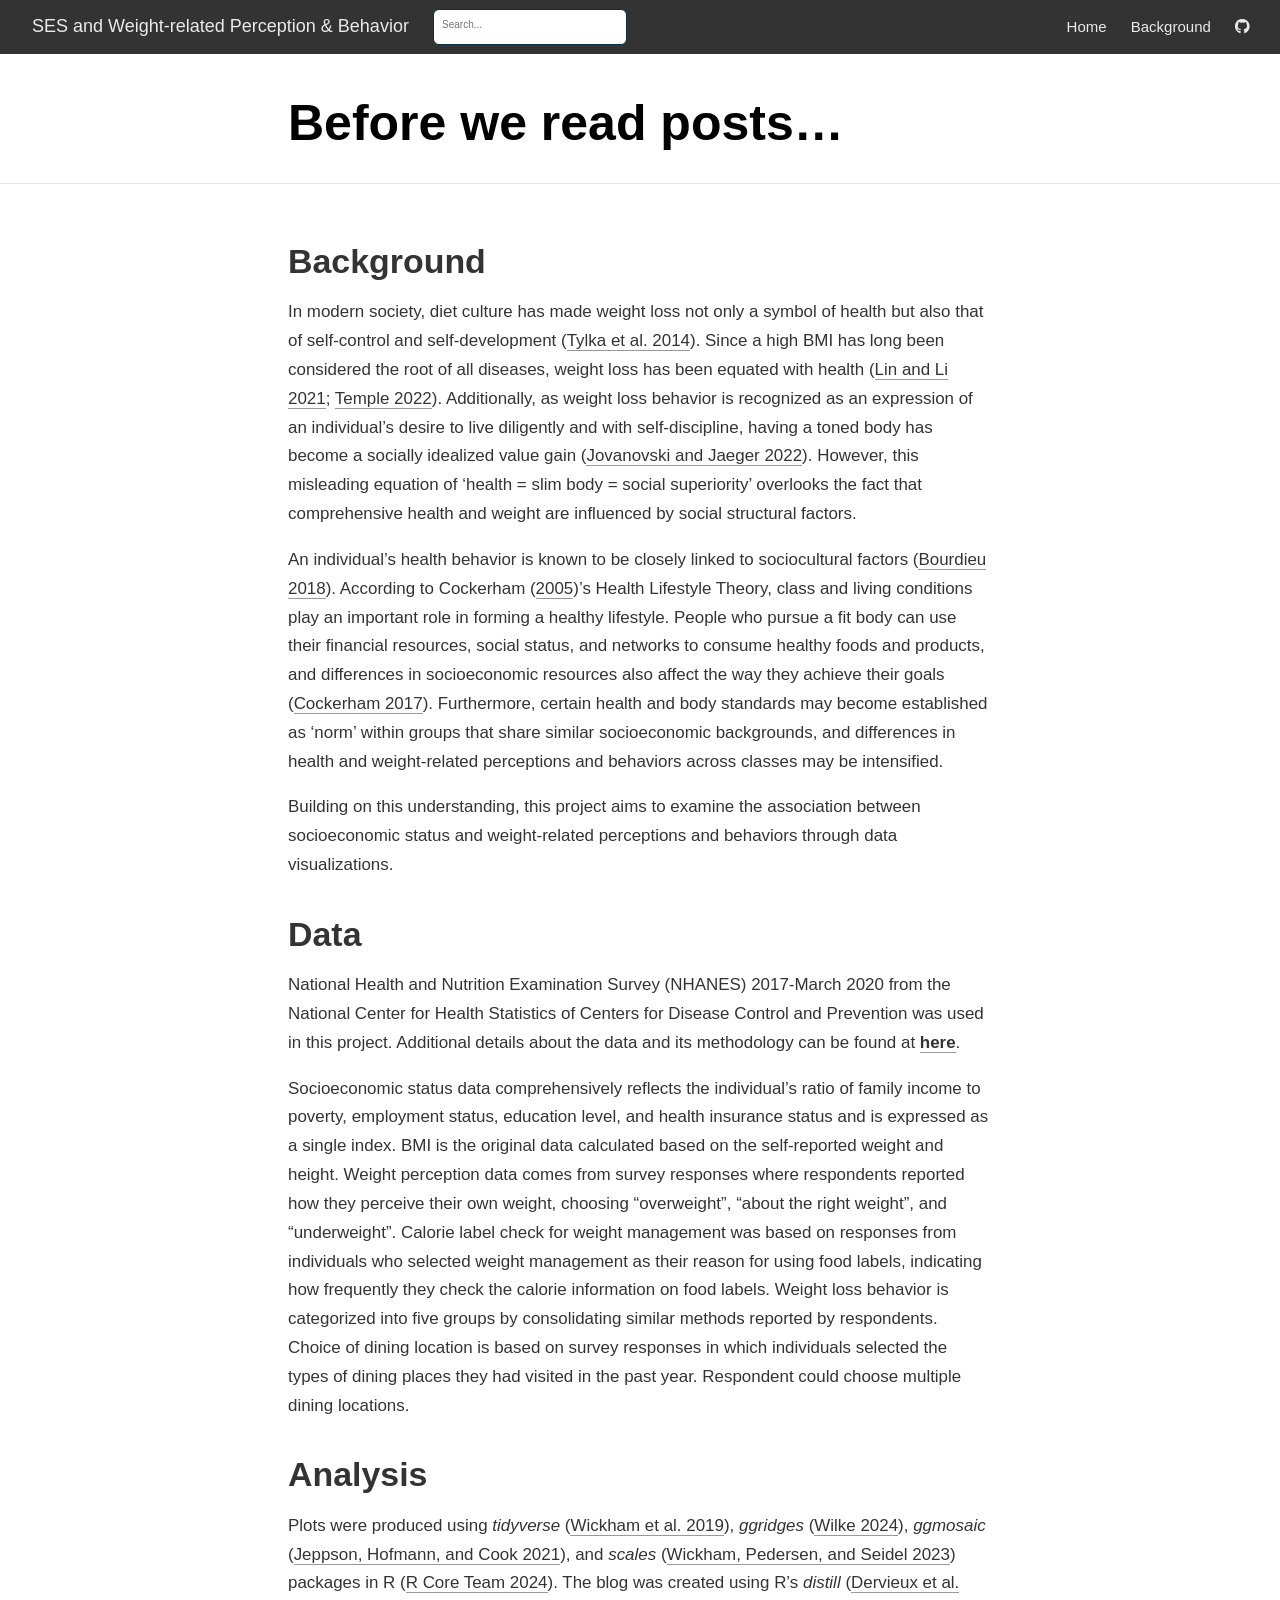
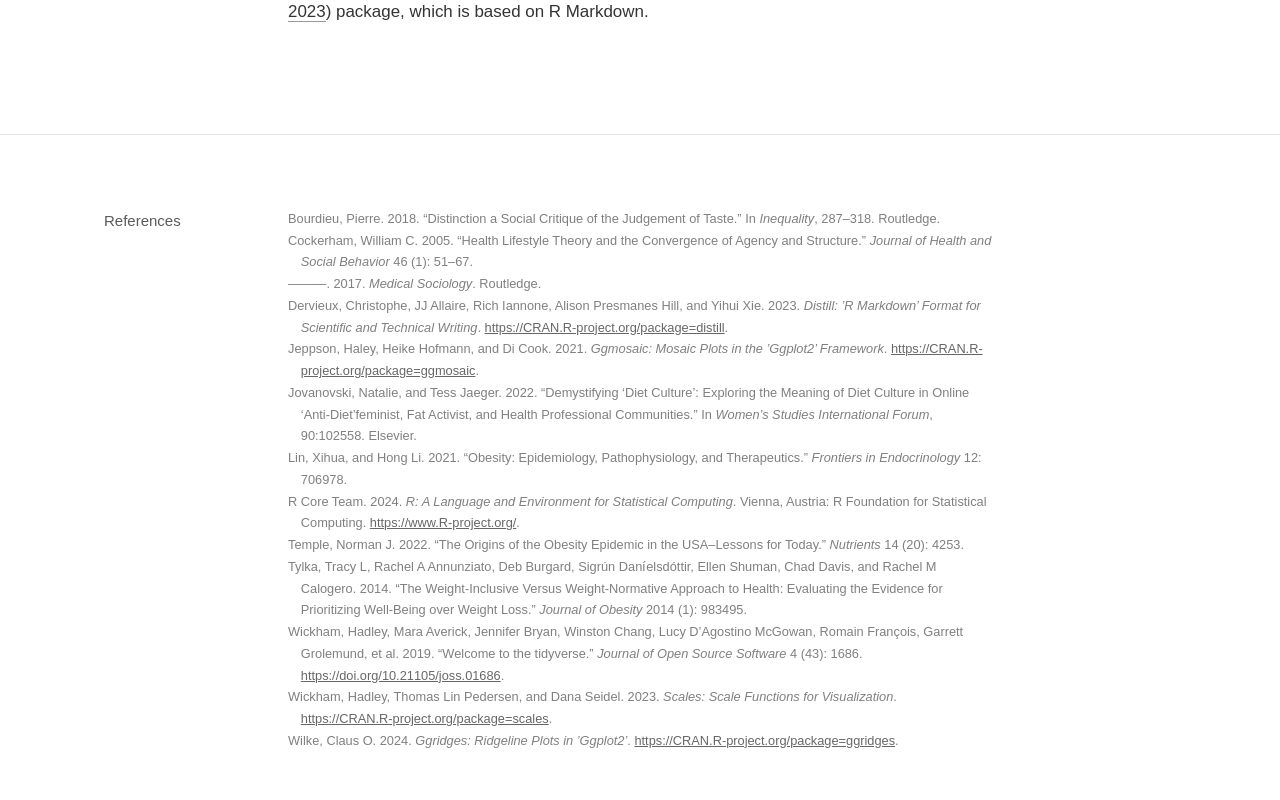
<file: docs/about.html>
<!DOCTYPE html>

<html xmlns="http://www.w3.org/1999/xhtml" lang="" xml:lang="">

<head>
  <meta charset="utf-8"/>
  <meta name="viewport" content="width=device-width, initial-scale=1"/>
  <meta http-equiv="X-UA-Compatible" content="IE=Edge,chrome=1"/>
  <meta name="generator" content="distill" />

  <style type="text/css">
  /* Hide doc at startup (prevent jankiness while JS renders/transforms) */
  body {
    visibility: hidden;
  }
  </style>

 <!--radix_placeholder_import_source-->
 <!--/radix_placeholder_import_source-->

<style type="text/css">code{white-space: pre;}</style>
<style type="text/css" data-origin="pandoc">
pre > code.sourceCode { white-space: pre; position: relative; }
pre > code.sourceCode > span { line-height: 1.25; }
pre > code.sourceCode > span:empty { height: 1.2em; }
.sourceCode { overflow: visible; }
code.sourceCode > span { color: inherit; text-decoration: inherit; }
div.sourceCode { margin: 1em 0; }
pre.sourceCode { margin: 0; }
@media screen {
div.sourceCode { overflow: auto; }
}
@media print {
pre > code.sourceCode { white-space: pre-wrap; }
pre > code.sourceCode > span { display: inline-block; text-indent: -5em; padding-left: 5em; }
}
pre.numberSource code
  { counter-reset: source-line 0; }
pre.numberSource code > span
  { position: relative; left: -4em; counter-increment: source-line; }
pre.numberSource code > span > a:first-child::before
  { content: counter(source-line);
    position: relative; left: -1em; text-align: right; vertical-align: baseline;
    border: none; display: inline-block;
    -webkit-touch-callout: none; -webkit-user-select: none;
    -khtml-user-select: none; -moz-user-select: none;
    -ms-user-select: none; user-select: none;
    padding: 0 4px; width: 4em;
    color: #aaaaaa;
  }
pre.numberSource { margin-left: 3em; border-left: 1px solid #aaaaaa;  padding-left: 4px; }
div.sourceCode
  { color: #00769e; background-color: #f1f3f5; }
@media screen {
pre > code.sourceCode > span > a:first-child::before { text-decoration: underline; }
}
code span { color: #00769e; } /* Normal */
code span.al { color: #ad0000; } /* Alert */
code span.an { color: #5e5e5e; } /* Annotation */
code span.at { color: #657422; } /* Attribute */
code span.bn { color: #ad0000; } /* BaseN */
code span.bu { } /* BuiltIn */
code span.cf { color: #00769e; } /* ControlFlow */
code span.ch { color: #20794d; } /* Char */
code span.cn { color: #8f5902; } /* Constant */
code span.co { color: #5e5e5e; } /* Comment */
code span.cv { color: #5e5e5e; font-style: italic; } /* CommentVar */
code span.do { color: #5e5e5e; font-style: italic; } /* Documentation */
code span.dt { color: #ad0000; } /* DataType */
code span.dv { color: #ad0000; } /* DecVal */
code span.er { color: #ad0000; } /* Error */
code span.ex { } /* Extension */
code span.fl { color: #ad0000; } /* Float */
code span.fu { color: #4758ab; } /* Function */
code span.im { } /* Import */
code span.in { color: #5e5e5e; } /* Information */
code span.kw { color: #00769e; } /* Keyword */
code span.op { color: #5e5e5e; } /* Operator */
code span.ot { color: #00769e; } /* Other */
code span.pp { color: #ad0000; } /* Preprocessor */
code span.sc { color: #5e5e5e; } /* SpecialChar */
code span.ss { color: #20794d; } /* SpecialString */
code span.st { color: #20794d; } /* String */
code span.va { color: #111111; } /* Variable */
code span.vs { color: #20794d; } /* VerbatimString */
code span.wa { color: #5e5e5e; font-style: italic; } /* Warning */
</style>

<style>
  div.csl-bib-body { }
  div.csl-entry {
    clear: both;
      margin-bottom: 0em;
    }
  .hanging div.csl-entry {
    margin-left:2em;
    text-indent:-2em;
  }
  div.csl-left-margin {
    min-width:2em;
    float:left;
  }
  div.csl-right-inline {
    margin-left:2em;
    padding-left:1em;
  }
  div.csl-indent {
    margin-left: 2em;
  }
</style>

  <!--radix_placeholder_meta_tags-->
  <title>SES and Weight-related Perception &amp; Behavior: Before we read posts...</title>




  <!--  https://developers.facebook.com/docs/sharing/webmasters#markup -->
  <meta property="og:title" content="SES and Weight-related Perception &amp; Behavior: Before we read posts..."/>
  <meta property="og:type" content="article"/>
  <meta property="og:locale" content="en_US"/>
  <meta property="og:site_name" content="SES and Weight-related Perception &amp; Behavior"/>

  <!--  https://dev.twitter.com/cards/types/summary -->
  <meta property="twitter:card" content="summary"/>
  <meta property="twitter:title" content="SES and Weight-related Perception &amp; Behavior: Before we read posts..."/>

  <!--/radix_placeholder_meta_tags-->
  
  <meta name="citation_reference" content="citation_title=R: A language and environment for statistical computing;citation_publisher=R Foundation for Statistical Computing;citation_author=R: A language and environment for statistical computing"/>
  <meta name="citation_reference" content="citation_title=Welcome to the tidyverse;citation_volume=4;citation_doi=10.21105/joss.01686;citation_author=Hadley Wickham;citation_author=Mara Averick;citation_author=Jennifer Bryan;citation_author=Winston Chang;citation_author=Lucy D’Agostino McGowan;citation_author=Romain François;citation_author=Garrett Grolemund;citation_author=Alex Hayes;citation_author=Lionel Henry;citation_author=Jim Hester;citation_author=Max Kuhn;citation_author=Thomas Lin Pedersen;citation_author=Evan Miller;citation_author=Stephan Milton Bache;citation_author=Kirill Müller;citation_author=Jeroen Ooms;citation_author=David Robinson;citation_author=Dana Paige Seidel;citation_author=Vitalie Spinu;citation_author=Kohske Takahashi;citation_author=Davis Vaughan;citation_author=Claus Wilke;citation_author=Kara Woo;citation_author=Hiroaki Yutani"/>
  <meta name="citation_reference" content="citation_title=Ggridges: Ridgeline plots in ’ggplot2’;citation_author=Claus O. Wilke"/>
  <meta name="citation_reference" content="citation_title=Ggmosaic: Mosaic plots in the ’ggplot2’ framework;citation_author=Haley Jeppson;citation_author=Heike Hofmann;citation_author=Di Cook"/>
  <meta name="citation_reference" content="citation_title=Scales: Scale functions for visualization;citation_author=Hadley Wickham;citation_author=Thomas Lin Pedersen;citation_author=Dana Seidel"/>
  <meta name="citation_reference" content="citation_title=Distill: ’R markdown’ format for scientific and technical writing;citation_author=Christophe Dervieux;citation_author=JJ Allaire;citation_author=Rich Iannone;citation_author=Alison Presmanes Hill;citation_author=Yihui Xie"/>
  <meta name="citation_reference" content="citation_title=The weight-inclusive versus weight-normative approach to health: Evaluating the evidence for prioritizing well-being over weight loss;citation_publisher=Wiley Online Library;citation_volume=2014;citation_author=Tracy L Tylka;citation_author=Rachel A Annunziato;citation_author=Deb Burgard;citation_author=Sigrún Danı́elsdóttir;citation_author=Ellen Shuman;citation_author=Chad Davis;citation_author=Rachel M Calogero"/>
  <meta name="citation_reference" content="citation_title=Obesity: Epidemiology, pathophysiology, and therapeutics;citation_publisher=Frontiers Media SA;citation_volume=12;citation_author=Xihua Lin;citation_author=Hong Li"/>
  <meta name="citation_reference" content="citation_title=The origins of the obesity epidemic in the USA–lessons for today;citation_publisher=MDPI;citation_volume=14;citation_author=Norman J Temple"/>
  <meta name="citation_reference" content="citation_title=Demystifying “diet culture”: Exploring the meaning of diet culture in online ‘anti-diet’feminist, fat activist, and health professional communities;citation_publisher=Elsevier;citation_volume=90;citation_author=Natalie Jovanovski;citation_author=Tess Jaeger"/>
  <meta name="citation_reference" content="citation_title=Distinction a social critique of the judgement of taste;citation_publisher=Routledge;citation_author=Pierre Bourdieu"/>
  <meta name="citation_reference" content="citation_title=Health lifestyle theory and the convergence of agency and structure;citation_publisher=Sage Publications Sage CA: Los Angeles, CA;citation_volume=46;citation_author=William C Cockerham"/>
  <meta name="citation_reference" content="citation_title=Medical sociology;citation_publisher=Routledge;citation_author=William C Cockerham"/>
  <!--radix_placeholder_rmarkdown_metadata-->

  <script type="text/json" id="radix-rmarkdown-metadata">
  {"type":"list","attributes":{"names":{"type":"character","attributes":{},"value":["title","bibliography"]}},"value":[{"type":"character","attributes":{},"value":["Before we read posts..."]},{"type":"character","attributes":{},"value":["sesreferences.bib"]}]}
  </script>
  <!--/radix_placeholder_rmarkdown_metadata-->
  <!--radix_placeholder_navigation_in_header-->
  <meta name="distill:offset" content=""/>

  <script type="application/javascript">

    window.headroom_prevent_pin = false;

    window.document.addEventListener("DOMContentLoaded", function (event) {

      // initialize headroom for banner
      var header = $('header').get(0);
      var headerHeight = header.offsetHeight;
      var headroom = new Headroom(header, {
        tolerance: 5,
        onPin : function() {
          if (window.headroom_prevent_pin) {
            window.headroom_prevent_pin = false;
            headroom.unpin();
          }
        }
      });
      headroom.init();
      if(window.location.hash)
        headroom.unpin();
      $(header).addClass('headroom--transition');

      // offset scroll location for banner on hash change
      // (see: https://github.com/WickyNilliams/headroom.js/issues/38)
      window.addEventListener("hashchange", function(event) {
        window.scrollTo(0, window.pageYOffset - (headerHeight + 25));
      });

      // responsive menu
      $('.distill-site-header').each(function(i, val) {
        var topnav = $(this);
        var toggle = topnav.find('.nav-toggle');
        toggle.on('click', function() {
          topnav.toggleClass('responsive');
        });
      });

      // nav dropdowns
      $('.nav-dropbtn').click(function(e) {
        $(this).next('.nav-dropdown-content').toggleClass('nav-dropdown-active');
        $(this).parent().siblings('.nav-dropdown')
           .children('.nav-dropdown-content').removeClass('nav-dropdown-active');
      });
      $("body").click(function(e){
        $('.nav-dropdown-content').removeClass('nav-dropdown-active');
      });
      $(".nav-dropdown").click(function(e){
        e.stopPropagation();
      });
    });
  </script>

  <style type="text/css">

  /* Theme (user-documented overrideables for nav appearance) */

  .distill-site-nav {
    color: rgba(255, 255, 255, 0.8);
    background-color: #0F2E3D;
    font-size: 15px;
    font-weight: 300;
  }

  .distill-site-nav a {
    color: inherit;
    text-decoration: none;
  }

  .distill-site-nav a:hover {
    color: white;
  }

  @media print {
    .distill-site-nav {
      display: none;
    }
  }

  .distill-site-header {

  }

  .distill-site-footer {

  }


  /* Site Header */

  .distill-site-header {
    width: 100%;
    box-sizing: border-box;
    z-index: 3;
  }

  .distill-site-header .nav-left {
    display: inline-block;
    margin-left: 8px;
  }

  @media screen and (max-width: 768px) {
    .distill-site-header .nav-left {
      margin-left: 0;
    }
  }


  .distill-site-header .nav-right {
    float: right;
    margin-right: 8px;
  }

  .distill-site-header a,
  .distill-site-header .title {
    display: inline-block;
    text-align: center;
    padding: 14px 10px 14px 10px;
  }

  .distill-site-header .title {
    font-size: 18px;
    min-width: 150px;
  }

  .distill-site-header .logo {
    padding: 0;
  }

  .distill-site-header .logo img {
    display: none;
    max-height: 20px;
    width: auto;
    margin-bottom: -4px;
  }

  .distill-site-header .nav-image img {
    max-height: 18px;
    width: auto;
    display: inline-block;
    margin-bottom: -3px;
  }



  @media screen and (min-width: 1000px) {
    .distill-site-header .logo img {
      display: inline-block;
    }
    .distill-site-header .nav-left {
      margin-left: 20px;
    }
    .distill-site-header .nav-right {
      margin-right: 20px;
    }
    .distill-site-header .title {
      padding-left: 12px;
    }
  }


  .distill-site-header .nav-toggle {
    display: none;
  }

  .nav-dropdown {
    display: inline-block;
    position: relative;
  }

  .nav-dropdown .nav-dropbtn {
    border: none;
    outline: none;
    color: rgba(255, 255, 255, 0.8);
    padding: 16px 10px;
    background-color: transparent;
    font-family: inherit;
    font-size: inherit;
    font-weight: inherit;
    margin: 0;
    margin-top: 1px;
    z-index: 2;
  }

  .nav-dropdown-content {
    display: none;
    position: absolute;
    background-color: white;
    min-width: 200px;
    border: 1px solid rgba(0,0,0,0.15);
    border-radius: 4px;
    box-shadow: 0px 8px 16px 0px rgba(0,0,0,0.1);
    z-index: 1;
    margin-top: 2px;
    white-space: nowrap;
    padding-top: 4px;
    padding-bottom: 4px;
  }

  .nav-dropdown-content hr {
    margin-top: 4px;
    margin-bottom: 4px;
    border: none;
    border-bottom: 1px solid rgba(0, 0, 0, 0.1);
  }

  .nav-dropdown-active {
    display: block;
  }

  .nav-dropdown-content a, .nav-dropdown-content .nav-dropdown-header {
    color: black;
    padding: 6px 24px;
    text-decoration: none;
    display: block;
    text-align: left;
  }

  .nav-dropdown-content .nav-dropdown-header {
    display: block;
    padding: 5px 24px;
    padding-bottom: 0;
    text-transform: uppercase;
    font-size: 14px;
    color: #999999;
    white-space: nowrap;
  }

  .nav-dropdown:hover .nav-dropbtn {
    color: white;
  }

  .nav-dropdown-content a:hover {
    background-color: #ddd;
    color: black;
  }

  .nav-right .nav-dropdown-content {
    margin-left: -45%;
    right: 0;
  }

  @media screen and (max-width: 768px) {
    .distill-site-header a, .distill-site-header .nav-dropdown  {display: none;}
    .distill-site-header a.nav-toggle {
      float: right;
      display: block;
    }
    .distill-site-header .title {
      margin-left: 0;
    }
    .distill-site-header .nav-right {
      margin-right: 0;
    }
    .distill-site-header {
      overflow: hidden;
    }
    .nav-right .nav-dropdown-content {
      margin-left: 0;
    }
  }


  @media screen and (max-width: 768px) {
    .distill-site-header.responsive {position: relative; min-height: 500px; }
    .distill-site-header.responsive a.nav-toggle {
      position: absolute;
      right: 0;
      top: 0;
    }
    .distill-site-header.responsive a,
    .distill-site-header.responsive .nav-dropdown {
      display: block;
      text-align: left;
    }
    .distill-site-header.responsive .nav-left,
    .distill-site-header.responsive .nav-right {
      width: 100%;
    }
    .distill-site-header.responsive .nav-dropdown {float: none;}
    .distill-site-header.responsive .nav-dropdown-content {position: relative;}
    .distill-site-header.responsive .nav-dropdown .nav-dropbtn {
      display: block;
      width: 100%;
      text-align: left;
    }
  }

  /* Site Footer */

  .distill-site-footer {
    width: 100%;
    overflow: hidden;
    box-sizing: border-box;
    z-index: 3;
    margin-top: 30px;
    padding-top: 30px;
    padding-bottom: 30px;
    text-align: center;
  }

  /* Headroom */

  d-title {
    padding-top: 6rem;
  }

  @media print {
    d-title {
      padding-top: 4rem;
    }
  }

  .headroom {
    z-index: 1000;
    position: fixed;
    top: 0;
    left: 0;
    right: 0;
  }

  .headroom--transition {
    transition: all .4s ease-in-out;
  }

  .headroom--unpinned {
    top: -100px;
  }

  .headroom--pinned {
    top: 0;
  }

  /* adjust viewport for navbar height */
  /* helps vertically center bootstrap (non-distill) content */
  .min-vh-100 {
    min-height: calc(100vh - 100px) !important;
  }

  </style>

  <script src="site_libs/jquery-3.6.0/jquery-3.6.0.min.js"></script>
  <link href="site_libs/font-awesome-6.5.2/css/all.min.css" rel="stylesheet"/>
  <link href="site_libs/font-awesome-6.5.2/css/v4-shims.min.css" rel="stylesheet"/>
  <script src="site_libs/headroom-0.9.4/headroom.min.js"></script>
  <script src="site_libs/autocomplete-0.37.1/autocomplete.min.js"></script>
  <script src="site_libs/fuse-6.4.1/fuse.min.js"></script>

  <script type="application/javascript">

  function getMeta(metaName) {
    var metas = document.getElementsByTagName('meta');
    for (let i = 0; i < metas.length; i++) {
      if (metas[i].getAttribute('name') === metaName) {
        return metas[i].getAttribute('content');
      }
    }
    return '';
  }

  function offsetURL(url) {
    var offset = getMeta('distill:offset');
    return offset ? offset + '/' + url : url;
  }

  function createFuseIndex() {

    // create fuse index
    var options = {
      keys: [
        { name: 'title', weight: 20 },
        { name: 'categories', weight: 15 },
        { name: 'description', weight: 10 },
        { name: 'contents', weight: 5 },
      ],
      ignoreLocation: true,
      threshold: 0
    };
    var fuse = new window.Fuse([], options);

    // fetch the main search.json
    return fetch(offsetURL('search.json'))
      .then(function(response) {
        if (response.status == 200) {
          return response.json().then(function(json) {
            // index main articles
            json.articles.forEach(function(article) {
              fuse.add(article);
            });
            // download collections and index their articles
            return Promise.all(json.collections.map(function(collection) {
              return fetch(offsetURL(collection)).then(function(response) {
                if (response.status === 200) {
                  return response.json().then(function(articles) {
                    articles.forEach(function(article) {
                      fuse.add(article);
                    });
                  })
                } else {
                  return Promise.reject(
                    new Error('Unexpected status from search index request: ' +
                              response.status)
                  );
                }
              });
            })).then(function() {
              return fuse;
            });
          });

        } else {
          return Promise.reject(
            new Error('Unexpected status from search index request: ' +
                        response.status)
          );
        }
      });
  }

  window.document.addEventListener("DOMContentLoaded", function (event) {

    // get search element (bail if we don't have one)
    var searchEl = window.document.getElementById('distill-search');
    if (!searchEl)
      return;

    createFuseIndex()
      .then(function(fuse) {

        // make search box visible
        searchEl.classList.remove('hidden');

        // initialize autocomplete
        var options = {
          autoselect: true,
          hint: false,
          minLength: 2,
        };
        window.autocomplete(searchEl, options, [{
          source: function(query, callback) {
            const searchOptions = {
              isCaseSensitive: false,
              shouldSort: true,
              minMatchCharLength: 2,
              limit: 10,
            };
            var results = fuse.search(query, searchOptions);
            callback(results
              .map(function(result) { return result.item; })
            );
          },
          templates: {
            suggestion: function(suggestion) {
              var img = suggestion.preview && Object.keys(suggestion.preview).length > 0
                ? `<img src="${offsetURL(suggestion.preview)}"</img>`
                : '';
              var html = `
                <div class="search-item">
                  <h3>${suggestion.title}</h3>
                  <div class="search-item-description">
                    ${suggestion.description || ''}
                  </div>
                  <div class="search-item-preview">
                    ${img}
                  </div>
                </div>
              `;
              return html;
            }
          }
        }]).on('autocomplete:selected', function(event, suggestion) {
          window.location.href = offsetURL(suggestion.path);
        });
        // remove inline display style on autocompleter (we want to
        // manage responsive display via css)
        $('.algolia-autocomplete').css("display", "");
      })
      .catch(function(error) {
        console.log(error);
      });

  });

  </script>

  <style type="text/css">

  .nav-search {
    font-size: x-small;
  }

  /* Algolioa Autocomplete */

  .algolia-autocomplete {
    display: inline-block;
    margin-left: 10px;
    vertical-align: sub;
    background-color: white;
    color: black;
    padding: 6px;
    padding-top: 8px;
    padding-bottom: 0;
    border-radius: 6px;
    border: 1px #0F2E3D solid;
    width: 180px;
  }


  @media screen and (max-width: 768px) {
    .distill-site-nav .algolia-autocomplete {
      display: none;
      visibility: hidden;
    }
    .distill-site-nav.responsive .algolia-autocomplete {
      display: inline-block;
      visibility: visible;
    }
    .distill-site-nav.responsive .algolia-autocomplete .aa-dropdown-menu {
      margin-left: 0;
      width: 400px;
      max-height: 400px;
    }
  }

  .algolia-autocomplete .aa-input, .algolia-autocomplete .aa-hint {
    width: 90%;
    outline: none;
    border: none;
  }

  .algolia-autocomplete .aa-hint {
    color: #999;
  }
  .algolia-autocomplete .aa-dropdown-menu {
    width: 550px;
    max-height: 70vh;
    overflow-x: visible;
    overflow-y: scroll;
    padding: 5px;
    margin-top: 3px;
    margin-left: -150px;
    background-color: #fff;
    border-radius: 5px;
    border: 1px solid #999;
    border-top: none;
  }

  .algolia-autocomplete .aa-dropdown-menu .aa-suggestion {
    cursor: pointer;
    padding: 5px 4px;
    border-bottom: 1px solid #eee;
  }

  .algolia-autocomplete .aa-dropdown-menu .aa-suggestion:last-of-type {
    border-bottom: none;
    margin-bottom: 2px;
  }

  .algolia-autocomplete .aa-dropdown-menu .aa-suggestion .search-item {
    overflow: hidden;
    font-size: 0.8em;
    line-height: 1.4em;
  }

  .algolia-autocomplete .aa-dropdown-menu .aa-suggestion .search-item h3 {
    font-size: 1rem;
    margin-block-start: 0;
    margin-block-end: 5px;
  }

  .algolia-autocomplete .aa-dropdown-menu .aa-suggestion .search-item-description {
    display: inline-block;
    overflow: hidden;
    height: 2.8em;
    width: 80%;
    margin-right: 4%;
  }

  .algolia-autocomplete .aa-dropdown-menu .aa-suggestion .search-item-preview {
    display: inline-block;
    width: 15%;
  }

  .algolia-autocomplete .aa-dropdown-menu .aa-suggestion .search-item-preview img {
    height: 3em;
    width: auto;
    display: none;
  }

  .algolia-autocomplete .aa-dropdown-menu .aa-suggestion .search-item-preview img[src] {
    display: initial;
  }

  .algolia-autocomplete .aa-dropdown-menu .aa-suggestion.aa-cursor {
    background-color: #eee;
  }
  .algolia-autocomplete .aa-dropdown-menu .aa-suggestion em {
    font-weight: bold;
    font-style: normal;
  }

  </style>


  <!--/radix_placeholder_navigation_in_header-->
  <!--radix_placeholder_distill-->

  <style type="text/css">

  body {
    background-color: white;
  }

  .pandoc-table {
    width: 100%;
  }

  .pandoc-table>caption {
    margin-bottom: 10px;
  }

  .pandoc-table th:not([align]) {
    text-align: left;
  }

  .pagedtable-footer {
    font-size: 15px;
  }

  d-byline .byline {
    grid-template-columns: 2fr 2fr;
  }

  d-byline .byline h3 {
    margin-block-start: 1.5em;
  }

  d-byline .byline .authors-affiliations h3 {
    margin-block-start: 0.5em;
  }

  .authors-affiliations .orcid-id {
    width: 16px;
    height:16px;
    margin-left: 4px;
    margin-right: 4px;
    vertical-align: middle;
    padding-bottom: 2px;
  }

  d-title .dt-tags {
    margin-top: 1em;
    grid-column: text;
  }

  .dt-tags .dt-tag {
    text-decoration: none;
    display: inline-block;
    color: rgba(0,0,0,0.6);
    padding: 0em 0.4em;
    margin-right: 0.5em;
    margin-bottom: 0.4em;
    font-size: 70%;
    border: 1px solid rgba(0,0,0,0.2);
    border-radius: 3px;
    text-transform: uppercase;
    font-weight: 500;
  }

  d-article table.gt_table td,
  d-article table.gt_table th {
    border-bottom: none;
    font-size: 100%;
  }

  .html-widget {
    margin-bottom: 2.0em;
  }

  .l-screen-inset {
    padding-right: 16px;
  }

  .l-screen .caption {
    margin-left: 10px;
  }

  .shaded {
    background: rgb(247, 247, 247);
    padding-top: 20px;
    padding-bottom: 20px;
    border-top: 1px solid rgba(0, 0, 0, 0.1);
    border-bottom: 1px solid rgba(0, 0, 0, 0.1);
  }

  .shaded .html-widget {
    margin-bottom: 0;
    border: 1px solid rgba(0, 0, 0, 0.1);
  }

  .shaded .shaded-content {
    background: white;
  }

  .text-output {
    margin-top: 0;
    line-height: 1.5em;
  }

  .hidden {
    display: none !important;
  }

  hr.section-separator {
    border: none;
    border-top: 1px solid rgba(0, 0, 0, 0.1);
    margin: 0px;
  }


  d-byline {
    border-top: none;
  }

  d-article {
    padding-top: 2.5rem;
    padding-bottom: 30px;
    border-top: none;
  }

  d-appendix {
    padding-top: 30px;
  }

  d-article>p>img {
    width: 100%;
  }

  d-article h2 {
    margin: 1rem 0 1.5rem 0;
  }

  d-article h3 {
    margin-top: 1.5rem;
  }

  d-article iframe {
    border: 1px solid rgba(0, 0, 0, 0.1);
    margin-bottom: 2.0em;
    width: 100%;
  }

  /* Tweak code blocks */

  d-article div.sourceCode code,
  d-article pre code {
    font-family: Consolas, Monaco, 'Andale Mono', 'Ubuntu Mono', monospace;
  }

  d-article pre,
  d-article div.sourceCode,
  d-article div.sourceCode pre {
    overflow: auto;
  }

  d-article div.sourceCode {
    background-color: white;
  }

  d-article div.sourceCode pre {
    padding-left: 10px;
    font-size: 12px;
    border-left: 2px solid rgba(0,0,0,0.1);
  }

  d-article pre {
    font-size: 12px;
    color: black;
    background: none;
    margin-top: 0;
    text-align: left;
    white-space: pre;
    word-spacing: normal;
    word-break: normal;
    word-wrap: normal;
    line-height: 1.5;

    -moz-tab-size: 4;
    -o-tab-size: 4;
    tab-size: 4;

    -webkit-hyphens: none;
    -moz-hyphens: none;
    -ms-hyphens: none;
    hyphens: none;
  }

  d-article pre a {
    border-bottom: none;
  }

  d-article pre a:hover {
    border-bottom: none;
    text-decoration: underline;
  }

  d-article details {
    grid-column: text;
    margin-bottom: 0.8em;
  }

  @media(min-width: 768px) {

  d-article pre,
  d-article div.sourceCode,
  d-article div.sourceCode pre {
    overflow: visible !important;
  }

  d-article div.sourceCode pre {
    padding-left: 18px;
    font-size: 14px;
  }

  /* tweak for Pandoc numbered line within distill */
  d-article pre.numberSource code > span {
      left: -2em;
  }

  d-article pre {
    font-size: 14px;
  }

  }

  figure img.external {
    background: white;
    border: 1px solid rgba(0, 0, 0, 0.1);
    box-shadow: 0 1px 8px rgba(0, 0, 0, 0.1);
    padding: 18px;
    box-sizing: border-box;
  }

  /* CSS for d-contents */

  .d-contents {
    grid-column: text;
    color: rgba(0,0,0,0.8);
    font-size: 0.9em;
    padding-bottom: 1em;
    margin-bottom: 1em;
    padding-bottom: 0.5em;
    margin-bottom: 1em;
    padding-left: 0.25em;
    justify-self: start;
  }

  @media(min-width: 1000px) {
    .d-contents.d-contents-float {
      height: 0;
      grid-column-start: 1;
      grid-column-end: 4;
      justify-self: center;
      padding-right: 3em;
      padding-left: 2em;
    }
  }

  .d-contents nav h3 {
    font-size: 18px;
    margin-top: 0;
    margin-bottom: 1em;
  }

  .d-contents li {
    list-style-type: none
  }

  .d-contents nav > ul {
    padding-left: 0;
  }

  .d-contents ul {
    padding-left: 1em
  }

  .d-contents nav ul li {
    margin-top: 0.6em;
    margin-bottom: 0.2em;
  }

  .d-contents nav a {
    font-size: 13px;
    border-bottom: none;
    text-decoration: none
    color: rgba(0, 0, 0, 0.8);
  }

  .d-contents nav a:hover {
    text-decoration: underline solid rgba(0, 0, 0, 0.6)
  }

  .d-contents nav > ul > li > a {
    font-weight: 600;
  }

  .d-contents nav > ul > li > ul {
    font-weight: inherit;
  }

  .d-contents nav > ul > li > ul > li {
    margin-top: 0.2em;
  }


  .d-contents nav ul {
    margin-top: 0;
    margin-bottom: 0.25em;
  }

  .d-article-with-toc h2:nth-child(2) {
    margin-top: 0;
  }


  /* Figure */

  .figure {
    position: relative;
    margin-bottom: 2.5em;
    margin-top: 1.5em;
  }

  .figure .caption {
    color: rgba(0, 0, 0, 0.6);
    font-size: 12px;
    line-height: 1.5em;
  }

  .figure img.external {
    background: white;
    border: 1px solid rgba(0, 0, 0, 0.1);
    box-shadow: 0 1px 8px rgba(0, 0, 0, 0.1);
    padding: 18px;
    box-sizing: border-box;
  }

  .figure .caption a {
    color: rgba(0, 0, 0, 0.6);
  }

  .figure .caption b,
  .figure .caption strong, {
    font-weight: 600;
    color: rgba(0, 0, 0, 1.0);
  }

  /* Citations */

  d-article .citation {
    color: inherit;
    cursor: inherit;
  }

  div.hanging-indent{
    margin-left: 1em; text-indent: -1em;
  }

  /* Citation hover box */

  .tippy-box[data-theme~=light-border] {
    background-color: rgba(250, 250, 250, 0.95);
  }

  .tippy-content > p {
    margin-bottom: 0;
    padding: 2px;
  }


  /* Tweak 1000px media break to show more text */

  @media(min-width: 1000px) {
    .base-grid,
    distill-header,
    d-title,
    d-abstract,
    d-article,
    d-appendix,
    distill-appendix,
    d-byline,
    d-footnote-list,
    d-citation-list,
    distill-footer {
      grid-template-columns: [screen-start] 1fr [page-start kicker-start] 80px [middle-start] 50px [text-start kicker-end] 65px 65px 65px 65px 65px 65px 65px 65px [text-end gutter-start] 65px [middle-end] 65px [page-end gutter-end] 1fr [screen-end];
      grid-column-gap: 16px;
    }

    .grid {
      grid-column-gap: 16px;
    }

    d-article {
      font-size: 1.06rem;
      line-height: 1.7em;
    }
    figure .caption, .figure .caption, figure figcaption {
      font-size: 13px;
    }
  }

  @media(min-width: 1180px) {
    .base-grid,
    distill-header,
    d-title,
    d-abstract,
    d-article,
    d-appendix,
    distill-appendix,
    d-byline,
    d-footnote-list,
    d-citation-list,
    distill-footer {
      grid-template-columns: [screen-start] 1fr [page-start kicker-start] 60px [middle-start] 60px [text-start kicker-end] 60px 60px 60px 60px 60px 60px 60px 60px [text-end gutter-start] 60px [middle-end] 60px [page-end gutter-end] 1fr [screen-end];
      grid-column-gap: 32px;
    }

    .grid {
      grid-column-gap: 32px;
    }
  }


  /* Get the citation styles for the appendix (not auto-injected on render since
     we do our own rendering of the citation appendix) */

  d-appendix .citation-appendix,
  .d-appendix .citation-appendix {
    font-size: 11px;
    line-height: 15px;
    border-left: 1px solid rgba(0, 0, 0, 0.1);
    padding-left: 18px;
    border: 1px solid rgba(0,0,0,0.1);
    background: rgba(0, 0, 0, 0.02);
    padding: 10px 18px;
    border-radius: 3px;
    color: rgba(150, 150, 150, 1);
    overflow: hidden;
    margin-top: -12px;
    white-space: pre-wrap;
    word-wrap: break-word;
  }

  /* Include appendix styles here so they can be overridden */

  d-appendix {
    contain: layout style;
    font-size: 0.8em;
    line-height: 1.7em;
    margin-top: 60px;
    margin-bottom: 0;
    border-top: 1px solid rgba(0, 0, 0, 0.1);
    color: rgba(0,0,0,0.5);
    padding-top: 60px;
    padding-bottom: 48px;
  }

  d-appendix h3 {
    grid-column: page-start / text-start;
    font-size: 15px;
    font-weight: 500;
    margin-top: 1em;
    margin-bottom: 0;
    color: rgba(0,0,0,0.65);
  }

  d-appendix h3 + * {
    margin-top: 1em;
  }

  d-appendix ol {
    padding: 0 0 0 15px;
  }

  @media (min-width: 768px) {
    d-appendix ol {
      padding: 0 0 0 30px;
      margin-left: -30px;
    }
  }

  d-appendix li {
    margin-bottom: 1em;
  }

  d-appendix a {
    color: rgba(0, 0, 0, 0.6);
  }

  d-appendix > * {
    grid-column: text;
  }

  d-appendix > d-footnote-list,
  d-appendix > d-citation-list,
  d-appendix > distill-appendix {
    grid-column: screen;
  }

  /* Include footnote styles here so they can be overridden */

  d-footnote-list {
    contain: layout style;
  }

  d-footnote-list > * {
    grid-column: text;
  }

  d-footnote-list a.footnote-backlink {
    color: rgba(0,0,0,0.3);
    padding-left: 0.5em;
  }



  /* Anchor.js */

  .anchorjs-link {
    /*transition: all .25s linear; */
    text-decoration: none;
    border-bottom: none;
  }
  *:hover > .anchorjs-link {
    margin-left: -1.125em !important;
    text-decoration: none;
    border-bottom: none;
  }

  /* Social footer */

  .social_footer {
    margin-top: 30px;
    margin-bottom: 0;
    color: rgba(0,0,0,0.67);
  }

  .disqus-comments {
    margin-right: 30px;
  }

  .disqus-comment-count {
    border-bottom: 1px solid rgba(0, 0, 0, 0.4);
    cursor: pointer;
  }

  #disqus_thread {
    margin-top: 30px;
  }

  .article-sharing a {
    border-bottom: none;
    margin-right: 8px;
  }

  .article-sharing a:hover {
    border-bottom: none;
  }

  .sidebar-section.subscribe {
    font-size: 12px;
    line-height: 1.6em;
  }

  .subscribe p {
    margin-bottom: 0.5em;
  }


  .article-footer .subscribe {
    font-size: 15px;
    margin-top: 45px;
  }


  .sidebar-section.custom {
    font-size: 12px;
    line-height: 1.6em;
  }

  .custom p {
    margin-bottom: 0.5em;
  }

  /* Styles for listing layout (hide title) */
  .layout-listing d-title, .layout-listing .d-title {
    display: none;
  }

  /* Styles for posts lists (not auto-injected) */


  .posts-with-sidebar {
    padding-left: 45px;
    padding-right: 45px;
  }

  .posts-list .description h2,
  .posts-list .description p {
    font-family: -apple-system, BlinkMacSystemFont, "Segoe UI", Roboto, Oxygen, Ubuntu, Cantarell, "Fira Sans", "Droid Sans", "Helvetica Neue", Arial, sans-serif;
  }

  .posts-list .description h2 {
    font-weight: 700;
    border-bottom: none;
    padding-bottom: 0;
  }

  .posts-list h2.post-tag {
    border-bottom: 1px solid rgba(0, 0, 0, 0.2);
    padding-bottom: 12px;
  }
  .posts-list {
    margin-top: 60px;
    margin-bottom: 24px;
  }

  .posts-list .post-preview {
    text-decoration: none;
    overflow: hidden;
    display: block;
    border-bottom: 1px solid rgba(0, 0, 0, 0.1);
    padding: 24px 0;
  }

  .post-preview-last {
    border-bottom: none !important;
  }

  .posts-list .posts-list-caption {
    grid-column: screen;
    font-weight: 400;
  }

  .posts-list .post-preview h2 {
    margin: 0 0 6px 0;
    line-height: 1.2em;
    font-style: normal;
    font-size: 24px;
  }

  .posts-list .post-preview p {
    margin: 0 0 12px 0;
    line-height: 1.4em;
    font-size: 16px;
  }

  .posts-list .post-preview .thumbnail {
    box-sizing: border-box;
    margin-bottom: 24px;
    position: relative;
    max-width: 500px;
  }
  .posts-list .post-preview img {
    width: 100%;
    display: block;
  }

  .posts-list .metadata {
    font-size: 12px;
    line-height: 1.4em;
    margin-bottom: 18px;
  }

  .posts-list .metadata > * {
    display: inline-block;
  }

  .posts-list .metadata .publishedDate {
    margin-right: 2em;
  }

  .posts-list .metadata .dt-authors {
    display: block;
    margin-top: 0.3em;
    margin-right: 2em;
  }

  .posts-list .dt-tags {
    display: block;
    line-height: 1em;
  }

  .posts-list .dt-tags .dt-tag {
    display: inline-block;
    color: rgba(0,0,0,0.6);
    padding: 0.3em 0.4em;
    margin-right: 0.2em;
    margin-bottom: 0.4em;
    font-size: 60%;
    border: 1px solid rgba(0,0,0,0.2);
    border-radius: 3px;
    text-transform: uppercase;
    font-weight: 500;
  }

  .posts-list img {
    opacity: 1;
  }

  .posts-list img[data-src] {
    opacity: 0;
  }

  .posts-more {
    clear: both;
  }


  .posts-sidebar {
    font-size: 16px;
  }

  .posts-sidebar h3 {
    font-size: 16px;
    margin-top: 0;
    margin-bottom: 0.5em;
    font-weight: 400;
    text-transform: uppercase;
  }

  .sidebar-section {
    margin-bottom: 30px;
  }

  .categories ul {
    list-style-type: none;
    margin: 0;
    padding: 0;
  }

  .categories li {
    color: rgba(0, 0, 0, 0.8);
    margin-bottom: 0;
  }

  .categories li>a {
    border-bottom: none;
  }

  .categories li>a:hover {
    border-bottom: 1px solid rgba(0, 0, 0, 0.4);
  }

  .categories .active {
    font-weight: 600;
  }

  .categories .category-count {
    color: rgba(0, 0, 0, 0.4);
  }


  @media(min-width: 768px) {
    .posts-list .post-preview h2 {
      font-size: 26px;
    }
    .posts-list .post-preview .thumbnail {
      float: right;
      width: 30%;
      margin-bottom: 0;
    }
    .posts-list .post-preview .description {
      float: left;
      width: 45%;
    }
    .posts-list .post-preview .metadata {
      float: left;
      width: 20%;
      margin-top: 8px;
    }
    .posts-list .post-preview p {
      margin: 0 0 12px 0;
      line-height: 1.5em;
      font-size: 16px;
    }
    .posts-with-sidebar .posts-list {
      float: left;
      width: 75%;
    }
    .posts-with-sidebar .posts-sidebar {
      float: right;
      width: 20%;
      margin-top: 60px;
      padding-top: 24px;
      padding-bottom: 24px;
    }
  }


  /* Improve display for browsers without grid (IE/Edge <= 15) */

  .downlevel {
    line-height: 1.6em;
    font-family: -apple-system, BlinkMacSystemFont, "Segoe UI", Roboto, Oxygen, Ubuntu, Cantarell, "Fira Sans", "Droid Sans", "Helvetica Neue", Arial, sans-serif;
    margin: 0;
  }

  .downlevel .d-title {
    padding-top: 6rem;
    padding-bottom: 1.5rem;
  }

  .downlevel .d-title h1 {
    font-size: 50px;
    font-weight: 700;
    line-height: 1.1em;
    margin: 0 0 0.5rem;
  }

  .downlevel .d-title p {
    font-weight: 300;
    font-size: 1.2rem;
    line-height: 1.55em;
    margin-top: 0;
  }

  .downlevel .d-byline {
    padding-top: 0.8em;
    padding-bottom: 0.8em;
    font-size: 0.8rem;
    line-height: 1.8em;
  }

  .downlevel .section-separator {
    border: none;
    border-top: 1px solid rgba(0, 0, 0, 0.1);
  }

  .downlevel .d-article {
    font-size: 1.06rem;
    line-height: 1.7em;
    padding-top: 1rem;
    padding-bottom: 2rem;
  }


  .downlevel .d-appendix {
    padding-left: 0;
    padding-right: 0;
    max-width: none;
    font-size: 0.8em;
    line-height: 1.7em;
    margin-bottom: 0;
    color: rgba(0,0,0,0.5);
    padding-top: 40px;
    padding-bottom: 48px;
  }

  .downlevel .footnotes ol {
    padding-left: 13px;
  }

  .downlevel .base-grid,
  .downlevel .distill-header,
  .downlevel .d-title,
  .downlevel .d-abstract,
  .downlevel .d-article,
  .downlevel .d-appendix,
  .downlevel .distill-appendix,
  .downlevel .d-byline,
  .downlevel .d-footnote-list,
  .downlevel .d-citation-list,
  .downlevel .distill-footer,
  .downlevel .appendix-bottom,
  .downlevel .posts-container {
    padding-left: 40px;
    padding-right: 40px;
  }

  @media(min-width: 768px) {
    .downlevel .base-grid,
    .downlevel .distill-header,
    .downlevel .d-title,
    .downlevel .d-abstract,
    .downlevel .d-article,
    .downlevel .d-appendix,
    .downlevel .distill-appendix,
    .downlevel .d-byline,
    .downlevel .d-footnote-list,
    .downlevel .d-citation-list,
    .downlevel .distill-footer,
    .downlevel .appendix-bottom,
    .downlevel .posts-container {
    padding-left: 150px;
    padding-right: 150px;
    max-width: 900px;
  }
  }

  .downlevel pre code {
    display: block;
    border-left: 2px solid rgba(0, 0, 0, .1);
    padding: 0 0 0 20px;
    font-size: 14px;
  }

  .downlevel code, .downlevel pre {
    color: black;
    background: none;
    font-family: Consolas, Monaco, 'Andale Mono', 'Ubuntu Mono', monospace;
    text-align: left;
    white-space: pre;
    word-spacing: normal;
    word-break: normal;
    word-wrap: normal;
    line-height: 1.5;

    -moz-tab-size: 4;
    -o-tab-size: 4;
    tab-size: 4;

    -webkit-hyphens: none;
    -moz-hyphens: none;
    -ms-hyphens: none;
    hyphens: none;
  }

  .downlevel .posts-list .post-preview {
    color: inherit;
  }



  </style>

  <script type="application/javascript">

  function is_downlevel_browser() {
    if (bowser.isUnsupportedBrowser({ msie: "12", msedge: "16"},
                                   window.navigator.userAgent)) {
      return true;
    } else {
      return window.load_distill_framework === undefined;
    }
  }

  // show body when load is complete
  function on_load_complete() {

    // add anchors
    if (window.anchors) {
      window.anchors.options.placement = 'left';
      window.anchors.add('d-article > h2, d-article > h3, d-article > h4, d-article > h5');
    }


    // set body to visible
    document.body.style.visibility = 'visible';

    // force redraw for leaflet widgets
    if (window.HTMLWidgets) {
      var maps = window.HTMLWidgets.findAll(".leaflet");
      $.each(maps, function(i, el) {
        var map = this.getMap();
        map.invalidateSize();
        map.eachLayer(function(layer) {
          if (layer instanceof L.TileLayer)
            layer.redraw();
        });
      });
    }

    // trigger 'shown' so htmlwidgets resize
    $('d-article').trigger('shown');
  }

  function init_distill() {

    init_common();

    // create front matter
    var front_matter = $('<d-front-matter></d-front-matter>');
    $('#distill-front-matter').wrap(front_matter);

    // create d-title
    $('.d-title').changeElementType('d-title');

    // separator
    var separator = '<hr class="section-separator" style="clear: both"/>';
    // prepend separator above appendix
    $('.d-byline').before(separator);
    $('.d-article').before(separator);

    // create d-byline
    var byline = $('<d-byline></d-byline>');
    $('.d-byline').replaceWith(byline);

    // create d-article
    var article = $('<d-article></d-article>');
    $('.d-article').wrap(article).children().unwrap();

    // move posts container into article
    $('.posts-container').appendTo($('d-article'));

    // create d-appendix
    $('.d-appendix').changeElementType('d-appendix');

    // flag indicating that we have appendix items
    var appendix = $('.appendix-bottom').children('h3').length > 0;

    // replace footnotes with <d-footnote>
    $('.footnote-ref').each(function(i, val) {
      appendix = true;
      var href = $(this).attr('href');
      var id = href.replace('#', '');
      var fn = $('#' + id);
      var fn_p = $('#' + id + '>p');
      fn_p.find('.footnote-back').remove();
      var text = fn_p.html();
      var dtfn = $('<d-footnote></d-footnote>');
      dtfn.html(text);
      $(this).replaceWith(dtfn);
    });
    // remove footnotes
    $('.footnotes').remove();

    // move refs into #references-listing
    $('#references-listing').replaceWith($('#refs'));

    $('h1.appendix, h2.appendix').each(function(i, val) {
      $(this).changeElementType('h3');
    });
    $('h3.appendix').each(function(i, val) {
      var id = $(this).attr('id');
      $('.d-contents a[href="#' + id + '"]').parent().remove();
      appendix = true;
      $(this).nextUntil($('h1, h2, h3')).addBack().appendTo($('d-appendix'));
    });

    // show d-appendix if we have appendix content
    $("d-appendix").css('display', appendix ? 'grid' : 'none');

    // localize layout chunks to just output
    $('.layout-chunk').each(function(i, val) {

      // capture layout
      var layout = $(this).attr('data-layout');

      // apply layout to markdown level block elements
      var elements = $(this).children().not('details, div.sourceCode, pre, script');
      elements.each(function(i, el) {
        var layout_div = $('<div class="' + layout + '"></div>');
        if (layout_div.hasClass('shaded')) {
          var shaded_content = $('<div class="shaded-content"></div>');
          $(this).wrap(shaded_content);
          $(this).parent().wrap(layout_div);
        } else {
          $(this).wrap(layout_div);
        }
      });


      // unwrap the layout-chunk div
      $(this).children().unwrap();
    });

    // remove code block used to force  highlighting css
    $('.distill-force-highlighting-css').parent().remove();

    // remove empty line numbers inserted by pandoc when using a
    // custom syntax highlighting theme, except when numbering line
    // in code chunk
    $('pre:not(.numberLines) code.sourceCode a:empty').remove();

    // load distill framework
    load_distill_framework();

    // wait for window.distillRunlevel == 4 to do post processing
    function distill_post_process() {

      if (!window.distillRunlevel || window.distillRunlevel < 4)
        return;

      // hide author/affiliations entirely if we have no authors
      var front_matter = JSON.parse($("#distill-front-matter").html());
      var have_authors = front_matter.authors && front_matter.authors.length > 0;
      if (!have_authors)
        $('d-byline').addClass('hidden');

      // article with toc class
      $('.d-contents').parent().addClass('d-article-with-toc');

      // strip links that point to #
      $('.authors-affiliations').find('a[href="#"]').removeAttr('href');

      // add orcid ids
      $('.authors-affiliations').find('.author').each(function(i, el) {
        var orcid_id = front_matter.authors[i].orcidID;
        var author_name = front_matter.authors[i].author
        if (orcid_id) {
          var a = $('<a></a>');
          a.attr('href', 'https://orcid.org/' + orcid_id);
          var img = $('<img></img>');
          img.addClass('orcid-id');
          img.attr('alt', author_name ? 'ORCID ID for ' + author_name : 'ORCID ID');
          img.attr('src','[data-uri]');
          a.append(img);
          $(this).append(a);
        }
      });

      // hide elements of author/affiliations grid that have no value
      function hide_byline_column(caption) {
        $('d-byline').find('h3:contains("' + caption + '")').parent().css('visibility', 'hidden');
      }

      // affiliations
      var have_affiliations = false;
      for (var i = 0; i<front_matter.authors.length; ++i) {
        var author = front_matter.authors[i];
        if (author.affiliation !== "&nbsp;") {
          have_affiliations = true;
          break;
        }
      }
      if (!have_affiliations)
        $('d-byline').find('h3:contains("Affiliations")').css('visibility', 'hidden');

      // published date
      if (!front_matter.publishedDate)
        hide_byline_column("Published");

      // document object identifier
      var doi = $('d-byline').find('h3:contains("DOI")');
      var doi_p = doi.next().empty();
      if (!front_matter.doi) {
        // if we have a citation and valid citationText then link to that
        if ($('#citation').length > 0 && front_matter.citationText) {
          doi.html('Citation');
          $('<a href="#citation"></a>')
            .text(front_matter.citationText)
            .appendTo(doi_p);
        } else {
          hide_byline_column("DOI");
        }
      } else {
        $('<a></a>')
           .attr('href', "https://doi.org/" + front_matter.doi)
           .html(front_matter.doi)
           .appendTo(doi_p);
      }

       // change plural form of authors/affiliations
      if (front_matter.authors.length === 1) {
        var grid = $('.authors-affiliations');
        grid.children('h3:contains("Authors")').text('Author');
        grid.children('h3:contains("Affiliations")').text('Affiliation');
      }

      // remove d-appendix and d-footnote-list local styles
      $('d-appendix > style:first-child').remove();
      $('d-footnote-list > style:first-child').remove();

      // move appendix-bottom entries to the bottom
      $('.appendix-bottom').appendTo('d-appendix').children().unwrap();
      $('.appendix-bottom').remove();

      // hoverable references
      $('span.citation[data-cites]').each(function() {
        const citeChild = $(this).children()[0]
        // Do not process if @xyz has been used without escaping and without bibliography activated
        // https://github.com/rstudio/distill/issues/466
        if (citeChild === undefined) return true

        if (citeChild.nodeName == "D-FOOTNOTE") {
          var fn = citeChild
          $(this).html(fn.shadowRoot.querySelector("sup"))
          $(this).id = fn.id
          fn.remove()
        }
        var refs = $(this).attr('data-cites').split(" ");
        var refHtml = refs.map(function(ref) {
          // Could use CSS.escape too here, we insure backward compatibility in navigator
          return "<p>" + $('div[id="ref-' + ref + '"]').html() + "</p>";
        }).join("\n");
        window.tippy(this, {
          allowHTML: true,
          content: refHtml,
          maxWidth: 500,
          interactive: true,
          interactiveBorder: 10,
          theme: 'light-border',
          placement: 'bottom-start'
        });
      });

      // fix footnotes in tables (#411)
      // replacing broken distill.pub feature
      $('table d-footnote').each(function() {
        // we replace internal showAtNode methode which is triggered when hovering a footnote
        this.hoverBox.showAtNode = function(node) {
          // ported from https://github.com/distillpub/template/pull/105/files
          calcOffset = function(elem) {
              let x = elem.offsetLeft;
              let y = elem.offsetTop;
              // Traverse upwards until an `absolute` element is found or `elem`
              // becomes null.
              while (elem = elem.offsetParent && elem.style.position != 'absolute') {
                  x += elem.offsetLeft;
                  y += elem.offsetTop;
              }

              return { left: x, top: y };
          }
          // https://developer.mozilla.org/en-US/docs/Web/API/HTMLElement/offsetTop
          const bbox = node.getBoundingClientRect();
          const offset = calcOffset(node);
          this.show([offset.left + bbox.width, offset.top + bbox.height]);
        }
      })

      // clear polling timer
      clearInterval(tid);

      // show body now that everything is ready
      on_load_complete();
    }

    var tid = setInterval(distill_post_process, 50);
    distill_post_process();

  }

  function init_downlevel() {

    init_common();

     // insert hr after d-title
    $('.d-title').after($('<hr class="section-separator"/>'));

    // check if we have authors
    var front_matter = JSON.parse($("#distill-front-matter").html());
    var have_authors = front_matter.authors && front_matter.authors.length > 0;

    // manage byline/border
    if (!have_authors)
      $('.d-byline').remove();
    $('.d-byline').after($('<hr class="section-separator"/>'));
    $('.d-byline a').remove();

    // remove toc
    $('.d-contents').remove();

    // move appendix elements
    $('h1.appendix, h2.appendix').each(function(i, val) {
      $(this).changeElementType('h3');
    });
    $('h3.appendix').each(function(i, val) {
      $(this).nextUntil($('h1, h2, h3')).addBack().appendTo($('.d-appendix'));
    });


    // inject headers into references and footnotes
    var refs_header = $('<h3></h3>');
    refs_header.text('References');
    $('#refs').prepend(refs_header);

    var footnotes_header = $('<h3></h3');
    footnotes_header.text('Footnotes');
    $('.footnotes').children('hr').first().replaceWith(footnotes_header);

    // move appendix-bottom entries to the bottom
    $('.appendix-bottom').appendTo('.d-appendix').children().unwrap();
    $('.appendix-bottom').remove();

    // remove appendix if it's empty
    if ($('.d-appendix').children().length === 0)
      $('.d-appendix').remove();

    // prepend separator above appendix
    $('.d-appendix').before($('<hr class="section-separator" style="clear: both"/>'));

    // trim code
    $('pre>code').each(function(i, val) {
      $(this).html($.trim($(this).html()));
    });

    // move posts-container right before article
    $('.posts-container').insertBefore($('.d-article'));

    $('body').addClass('downlevel');

    on_load_complete();
  }


  function init_common() {

    // jquery plugin to change element types
    (function($) {
      $.fn.changeElementType = function(newType) {
        var attrs = {};

        $.each(this[0].attributes, function(idx, attr) {
          attrs[attr.nodeName] = attr.nodeValue;
        });

        this.replaceWith(function() {
          return $("<" + newType + "/>", attrs).append($(this).contents());
        });
      };
    })(jQuery);

    // prevent underline for linked images
    $('a > img').parent().css({'border-bottom' : 'none'});

    // mark non-body figures created by knitr chunks as 100% width
    $('.layout-chunk').each(function(i, val) {
      var figures = $(this).find('img, .html-widget');
      // ignore leaflet img layers (#106)
      figures = figures.filter(':not(img[class*="leaflet"])')
      if ($(this).attr('data-layout') !== "l-body") {
        figures.css('width', '100%');
      } else {
        figures.css('max-width', '100%');
        figures.filter("[width]").each(function(i, val) {
          var fig = $(this);
          fig.css('width', fig.attr('width') + 'px');
        });

      }
    });

    // auto-append index.html to post-preview links in file: protocol
    // and in rstudio ide preview
    $('.post-preview').each(function(i, val) {
      if (window.location.protocol === "file:")
        $(this).attr('href', $(this).attr('href') + "index.html");
    });

    // get rid of index.html references in header
    if (window.location.protocol !== "file:") {
      $('.distill-site-header a[href]').each(function(i,val) {
        $(this).attr('href', $(this).attr('href').replace(/^index[.]html/, "./"));
      });
    }

    // add class to pandoc style tables
    $('tr.header').parent('thead').parent('table').addClass('pandoc-table');
    $('.kable-table').children('table').addClass('pandoc-table');

    // add figcaption style to table captions
    $('caption').parent('table').addClass("figcaption");

    // initialize posts list
    if (window.init_posts_list)
      window.init_posts_list();

    // implmement disqus comment link
    $('.disqus-comment-count').click(function() {
      window.headroom_prevent_pin = true;
      $('#disqus_thread').toggleClass('hidden');
      if (!$('#disqus_thread').hasClass('hidden')) {
        var offset = $(this).offset();
        $(window).resize();
        $('html, body').animate({
          scrollTop: offset.top - 35
        });
      }
    });
  }

  document.addEventListener('DOMContentLoaded', function() {
    if (is_downlevel_browser())
      init_downlevel();
    else
      window.addEventListener('WebComponentsReady', init_distill);
  });

  </script>

  <style type="text/css">
  /* base variables */

  /* Edit the CSS properties in this file to create a custom
     Distill theme. Only edit values in the right column
     for each row; values shown are the CSS defaults.
     To return any property to the default,
     you may set its value to: unset
     All rows must end with a semi-colon.                      */

  /* Optional: embed custom fonts here with `@import`          */
  /* This must remain at the top of this file.                 */



  html {
    /*-- Main font sizes --*/
    --title-size:      50px;
    --body-size:       1.06rem;
    --code-size:       14px;
    --aside-size:      12px;
    --fig-cap-size:    13px;
    /*-- Main font colors --*/
    --title-color:     #000000;
    --header-color:    rgba(0, 0, 0, 0.8);
    --body-color:      rgba(0, 0, 0, 0.8);
    --aside-color:     rgba(0, 0, 0, 0.6);
    --fig-cap-color:   rgba(0, 0, 0, 0.6);
    /*-- Specify custom fonts ~~~ must be imported above   --*/
    --heading-font:    sans-serif;
    --mono-font:       monospace;
    --body-font:       sans-serif;
    --navbar-font:     sans-serif;  /* websites + blogs only */
  }

  /*-- ARTICLE METADATA --*/
  d-byline {
    --heading-size:    0.6rem;
    --heading-color:   rgba(0, 0, 0, 0.5);
    --body-size:       0.8rem;
    --body-color:      rgba(0, 0, 0, 0.8);
  }

  /*-- ARTICLE TABLE OF CONTENTS --*/
  .d-contents {
    --heading-size:    18px;
    --contents-size:   13px;
  }

  /*-- ARTICLE APPENDIX --*/
  d-appendix {
    --heading-size:    15px;
    --heading-color:   rgba(0, 0, 0, 0.65);
    --text-size:       0.8em;
    --text-color:      rgba(0, 0, 0, 0.5);
  }

  /*-- WEBSITE HEADER + FOOTER --*/
  /* These properties only apply to Distill sites and blogs  */

  .distill-site-header {
    --title-size:       18px;
    --text-color:       rgba(255, 255, 255, 0.8);
    --text-size:        15px;
    --hover-color:      white;
    --bkgd-color:       #0F2E3D;
  }

  .distill-site-footer {
    --text-color:       rgba(255, 255, 255, 0.8);
    --text-size:        15px;
    --hover-color:      white;
    --bkgd-color:       #0F2E3D;
  }

  /*-- Additional custom styles --*/
  /* Add any additional CSS rules below                      */
  </style>
  <style type="text/css">
  /* base variables */

  /* Edit the CSS properties in this file to create a custom
     Distill theme. Only edit values in the right column
     for each row; values shown are the CSS defaults.
     To return any property to the default,
     you may set its value to: unset
     All rows must end with a semi-colon.                      */

  /* Optional: embed custom fonts here with `@import`          */
  /* This must remain at the top of this file.                 */



  html {
    /*-- Main font sizes --*/
    --title-size:      50px;
    --body-size:       1.06rem;
    --code-size:       14px;
    --aside-size:      12px;
    --fig-cap-size:    13px;
    /*-- Main font colors --*/
    --title-color:     #000000;
    --header-color:    rgba(0, 0, 0, 0.8);
    --body-color:      rgba(0, 0, 0, 0.8);
    --aside-color:     rgba(0, 0, 0, 0.6);
    --fig-cap-color:   rgba(0, 0, 0, 0.6);
    /*-- Specify custom fonts ~~~ must be imported above   --*/
    --heading-font:    sans-serif;
    --mono-font:       monospace;
    --body-font:       sans-serif;
    --navbar-font:     sans-serif;  /* websites + blogs only */
  }

  /*-- ARTICLE METADATA --*/
  d-byline {
    --heading-size:    0.6rem;
    --heading-color:   rgba(0, 0, 0, 0.5);
    --body-size:       0.8rem;
    --body-color:      rgba(0, 0, 0, 0.8);
  }

  /*-- ARTICLE TABLE OF CONTENTS --*/
  .d-contents {
    --heading-size:    18px;
    --contents-size:   13px;
  }

  /*-- ARTICLE APPENDIX --*/
  d-appendix {
    --heading-size:    15px;
    --heading-color:   rgba(0, 0, 0, 0.65);
    --text-size:       0.8em;
    --text-color:      rgba(0, 0, 0, 0.5);
  }

  /*-- WEBSITE HEADER + FOOTER --*/
  /* These properties only apply to Distill sites and blogs  */

  .distill-site-header {
    --title-size:       18px;
    --text-color:       #EAEAEA;
    --text-size:        15px;
    --hover-color:      white;
    --bkgd-color:       #333333;
  }

  .distill-site-footer {
    --text-color:       #EAEAEA;
    --text-size:        15px;
    --hover-color:      white;
    --bkgd-color:       #333333;
  }

  /*-- Additional custom styles --*/
  /* Add any additional CSS rules below                      */
  </style>
  <style type="text/css">
  /* base style */

  /* FONT FAMILIES */

  :root {
    --heading-default: -apple-system, BlinkMacSystemFont, "Segoe UI", Roboto, Oxygen, Ubuntu, Cantarell, "Fira Sans", "Droid Sans", "Helvetica Neue", Arial, sans-serif;
    --mono-default: Consolas, Monaco, 'Andale Mono', 'Ubuntu Mono', monospace;
    --body-default: -apple-system, BlinkMacSystemFont, "Segoe UI", Roboto, Oxygen, Ubuntu, Cantarell, "Fira Sans", "Droid Sans", "Helvetica Neue", Arial, sans-serif;
  }

  body,
  .posts-list .post-preview p,
  .posts-list .description p {
    font-family: var(--body-font), var(--body-default);
  }

  h1, h2, h3, h4, h5, h6,
  .posts-list .post-preview h2,
  .posts-list .description h2 {
    font-family: var(--heading-font), var(--heading-default);
  }

  d-article div.sourceCode code,
  d-article pre code {
    font-family: var(--mono-font), var(--mono-default);
  }


  /*-- TITLE --*/
  d-title h1,
  .posts-list > h1 {
    color: var(--title-color, black);
  }

  d-title h1 {
    font-size: var(--title-size, 50px);
  }

  /*-- HEADERS --*/
  d-article h1,
  d-article h2,
  d-article h3,
  d-article h4,
  d-article h5,
  d-article h6 {
    color: var(--header-color, rgba(0, 0, 0, 0.8));
  }

  /*-- BODY --*/
  d-article > p,  /* only text inside of <p> tags */
  d-article > ul, /* lists */
  d-article > ol {
    color: var(--body-color, rgba(0, 0, 0, 0.8));
    font-size: var(--body-size, 1.06rem);
  }


  /*-- CODE --*/
  d-article div.sourceCode code,
  d-article pre code {
    font-size: var(--code-size, 14px);
  }

  /*-- ASIDE --*/
  d-article aside {
    font-size: var(--aside-size, 12px);
    color: var(--aside-color, rgba(0, 0, 0, 0.6));
  }

  /*-- FIGURE CAPTIONS --*/
  figure .caption,
  figure figcaption,
  .figure .caption {
    font-size: var(--fig-cap-size, 13px);
    color: var(--fig-cap-color, rgba(0, 0, 0, 0.6));
  }

  /*-- METADATA --*/
  d-byline h3 {
    font-size: var(--heading-size, 0.6rem);
    color: var(--heading-color, rgba(0, 0, 0, 0.5));
  }

  d-byline {
    font-size: var(--body-size, 0.8rem);
    color: var(--body-color, rgba(0, 0, 0, 0.8));
  }

  d-byline a,
  d-article d-byline a {
    color: var(--body-color, rgba(0, 0, 0, 0.8));
  }

  /*-- TABLE OF CONTENTS --*/
  .d-contents nav h3 {
    font-size: var(--heading-size, 18px);
  }

  .d-contents nav a {
    font-size: var(--contents-size, 13px);
  }

  /*-- APPENDIX --*/
  d-appendix h3 {
    font-size: var(--heading-size, 15px);
    color: var(--heading-color, rgba(0, 0, 0, 0.65));
  }

  d-appendix {
    font-size: var(--text-size, 0.8em);
    color: var(--text-color, rgba(0, 0, 0, 0.5));
  }

  d-appendix d-footnote-list a.footnote-backlink {
    color: var(--text-color, rgba(0, 0, 0, 0.5));
  }

  /*-- WEBSITE HEADER + FOOTER --*/
  .distill-site-header .title {
    font-size: var(--title-size, 18px);
    font-family: var(--navbar-font), var(--heading-default);
  }

  .distill-site-header a,
  .nav-dropdown .nav-dropbtn {
    font-family: var(--navbar-font), var(--heading-default);
  }

  .nav-dropdown .nav-dropbtn {
    color: var(--text-color, rgba(255, 255, 255, 0.8));
    font-size: var(--text-size, 15px);
  }

  .distill-site-header a:hover,
  .nav-dropdown:hover .nav-dropbtn {
    color: var(--hover-color, white);
  }

  .distill-site-header {
    font-size: var(--text-size, 15px);
    color: var(--text-color, rgba(255, 255, 255, 0.8));
    background-color: var(--bkgd-color, #0F2E3D);
  }

  .distill-site-footer {
    font-size: var(--text-size, 15px);
    color: var(--text-color, rgba(255, 255, 255, 0.8));
    background-color: var(--bkgd-color, #0F2E3D);
  }

  .distill-site-footer a:hover {
    color: var(--hover-color, white);
  }</style>
  <!--/radix_placeholder_distill-->
  <script src="site_libs/header-attrs-2.29/header-attrs.js"></script>
  <script src="site_libs/popper-2.6.0/popper.min.js"></script>
  <link href="site_libs/tippy-6.2.7/tippy.css" rel="stylesheet" />
  <link href="site_libs/tippy-6.2.7/tippy-light-border.css" rel="stylesheet" />
  <script src="site_libs/tippy-6.2.7/tippy.umd.min.js"></script>
  <script src="site_libs/anchor-4.2.2/anchor.min.js"></script>
  <script src="site_libs/bowser-1.9.3/bowser.min.js"></script>
  <script src="site_libs/webcomponents-2.0.0/webcomponents.js"></script>
  <script src="site_libs/distill-2.2.21/template.v2.js"></script>
  <!--radix_placeholder_site_in_header-->
  <!--/radix_placeholder_site_in_header-->


</head>

<body>

<!--radix_placeholder_front_matter-->

<script id="distill-front-matter" type="text/json">
{"title":"Before we read posts...","authors":[]}
</script>

<!--/radix_placeholder_front_matter-->
<!--radix_placeholder_navigation_before_body-->
<header class="header header--fixed" role="banner">
<nav class="distill-site-nav distill-site-header">
<div class="nav-left">
<a href="index.html" class="title">SES and Weight-related Perception &amp; Behavior</a>
<input id="distill-search" class="nav-search hidden" type="text" placeholder="Search..."/>
</div>
<div class="nav-right">
<a href="index.html">Home</a>
<a href="about.html">Background</a>
<a href="https://github.com/songyiahn">
<i class="fa fa-github" aria-hidden="true"></i>
</a>
<a href="javascript:void(0);" class="nav-toggle">&#9776;</a>
</div>
</nav>
</header>
<!--/radix_placeholder_navigation_before_body-->
<!--radix_placeholder_site_before_body-->
<!--/radix_placeholder_site_before_body-->

<div class="d-title">
<h1>Before we read posts…</h1>

<!--radix_placeholder_categories-->
<!--/radix_placeholder_categories-->

</div>


<div class="d-article">
<h1 id="background">Background</h1>
<p>In modern society, diet culture has made weight loss not only a symbol of health but also that of self-control and self-development <span class="citation" data-cites="tylka2014">(<a href="#ref-tylka2014" role="doc-biblioref">Tylka et al. 2014</a>)</span>. Since a high BMI has long been considered the root of all diseases, weight loss has been equated with health <span class="citation" data-cites="lin2021 temple2022">(<a href="#ref-lin2021" role="doc-biblioref">Lin and Li 2021</a>; <a href="#ref-temple2022" role="doc-biblioref">Temple 2022</a>)</span>. Additionally, as weight loss behavior is recognized as an expression of an individual’s desire to live diligently and with self-discipline, having a toned body has become a socially idealized value gain <span class="citation" data-cites="jovanovski2022">(<a href="#ref-jovanovski2022" role="doc-biblioref">Jovanovski and Jaeger 2022</a>)</span>. However, this misleading equation of ‘health = slim body = social superiority’ overlooks the fact that comprehensive health and weight are influenced by social structural factors.</p>
<p>An individual’s health behavior is known to be closely linked to sociocultural factors <span class="citation" data-cites="bourdieu2018">(<a href="#ref-bourdieu2018" role="doc-biblioref">Bourdieu 2018</a>)</span>. According to Cockerham <span class="citation" data-cites="cockerham2005">(<a href="#ref-cockerham2005" role="doc-biblioref">2005</a>)</span>’s Health Lifestyle Theory, class and living conditions play an important role in forming a healthy lifestyle. People who pursue a fit body can use their financial resources, social status, and networks to consume healthy foods and products, and differences in socioeconomic resources also affect the way they achieve their goals <span class="citation" data-cites="cockerham2017">(<a href="#ref-cockerham2017" role="doc-biblioref">Cockerham 2017</a>)</span>. Furthermore, certain health and body standards may become established as ‘norm’ within groups that share similar socioeconomic backgrounds, and differences in health and weight-related perceptions and behaviors across classes may be intensified.</p>
<p>Building on this understanding, this project aims to examine the association between socioeconomic status and weight-related perceptions and behaviors through data visualizations.</p>
<h1 id="data">Data</h1>
<p>National Health and Nutrition Examination Survey (NHANES) 2017-March 2020 from the National Center for Health Statistics of Centers for Disease Control and Prevention was used in this project. Additional details about the data and its methodology can be found at <a href="https://wwwn.cdc.gov/nchs/nhanes/continuousnhanes/default.aspx?Cycle=2017-2020"><strong>here</strong></a>.</p>
<p>Socioeconomic status data comprehensively reflects the individual’s ratio of family income to poverty, employment status, education level, and health insurance status and is expressed as a single index. BMI is the original data calculated based on the self-reported weight and height. Weight perception data comes from survey responses where respondents reported how they perceive their own weight, choosing “overweight”, “about the right weight”, and “underweight”. Calorie label check for weight management was based on responses from individuals who selected weight management as their reason for using food labels, indicating how frequently they check the calorie information on food labels. Weight loss behavior is categorized into five groups by consolidating similar methods reported by respondents. Choice of dining location is based on survey responses in which individuals selected the types of dining places they had visited in the past year. Respondent could choose multiple dining locations.</p>
<h1 id="analysis">Analysis</h1>
<p>Plots were produced using <em>tidyverse</em> <span class="citation" data-cites="tidyverse">(<a href="#ref-tidyverse" role="doc-biblioref">Wickham et al. 2019</a>)</span>, <em>ggridges</em> <span class="citation" data-cites="ggridges">(<a href="#ref-ggridges" role="doc-biblioref">Wilke 2024</a>)</span>, <em>ggmosaic</em> <span class="citation" data-cites="ggmosaic">(<a href="#ref-ggmosaic" role="doc-biblioref">Jeppson, Hofmann, and Cook 2021</a>)</span>, and <em>scales</em> <span class="citation" data-cites="scales">(<a href="#ref-scales" role="doc-biblioref">Wickham, Pedersen, and Seidel 2023</a>)</span> packages in R <span class="citation" data-cites="r">(<a href="#ref-r" role="doc-biblioref">R Core Team 2024</a>)</span>. The blog was created using R’s <em>distill</em> <span class="citation" data-cites="distill">(<a href="#ref-distill" role="doc-biblioref">Dervieux et al. 2023</a>)</span> package, which is based on R Markdown.</p>
<div class="sourceCode" id="cb1"><pre class="sourceCode r distill-force-highlighting-css"><code class="sourceCode r"></code></pre></div>
<div id="refs" class="references csl-bib-body hanging-indent" data-entry-spacing="0" role="list">
<div id="ref-bourdieu2018" class="csl-entry" role="listitem">
Bourdieu, Pierre. 2018. <span>“Distinction a Social Critique of the Judgement of Taste.”</span> In <em>Inequality</em>, 287–318. Routledge.
</div>
<div id="ref-cockerham2005" class="csl-entry" role="listitem">
Cockerham, William C. 2005. <span>“Health Lifestyle Theory and the Convergence of Agency and Structure.”</span> <em>Journal of Health and Social Behavior</em> 46 (1): 51–67.
</div>
<div id="ref-cockerham2017" class="csl-entry" role="listitem">
———. 2017. <em>Medical Sociology</em>. Routledge.
</div>
<div id="ref-distill" class="csl-entry" role="listitem">
Dervieux, Christophe, JJ Allaire, Rich Iannone, Alison Presmanes Hill, and Yihui Xie. 2023. <em>Distill: ’R Markdown’ Format for Scientific and Technical Writing</em>. <a href="https://CRAN.R-project.org/package=distill">https://CRAN.R-project.org/package=distill</a>.
</div>
<div id="ref-ggmosaic" class="csl-entry" role="listitem">
Jeppson, Haley, Heike Hofmann, and Di Cook. 2021. <em>Ggmosaic: Mosaic Plots in the ’Ggplot2’ Framework</em>. <a href="https://CRAN.R-project.org/package=ggmosaic">https://CRAN.R-project.org/package=ggmosaic</a>.
</div>
<div id="ref-jovanovski2022" class="csl-entry" role="listitem">
Jovanovski, Natalie, and Tess Jaeger. 2022. <span>“Demystifying <span>‘Diet Culture’</span>: Exploring the Meaning of Diet Culture in Online ‘Anti-Diet’feminist, Fat Activist, and Health Professional Communities.”</span> In <em>Women’s Studies International Forum</em>, 90:102558. Elsevier.
</div>
<div id="ref-lin2021" class="csl-entry" role="listitem">
Lin, Xihua, and Hong Li. 2021. <span>“Obesity: Epidemiology, Pathophysiology, and Therapeutics.”</span> <em>Frontiers in Endocrinology</em> 12: 706978.
</div>
<div id="ref-r" class="csl-entry" role="listitem">
R Core Team. 2024. <em>R: A Language and Environment for Statistical Computing</em>. Vienna, Austria: R Foundation for Statistical Computing. <a href="https://www.R-project.org/">https://www.R-project.org/</a>.
</div>
<div id="ref-temple2022" class="csl-entry" role="listitem">
Temple, Norman J. 2022. <span>“The Origins of the Obesity Epidemic in the USA–Lessons for Today.”</span> <em>Nutrients</em> 14 (20): 4253.
</div>
<div id="ref-tylka2014" class="csl-entry" role="listitem">
Tylka, Tracy L, Rachel A Annunziato, Deb Burgard, Sigrún Danı́elsdóttir, Ellen Shuman, Chad Davis, and Rachel M Calogero. 2014. <span>“The Weight-Inclusive Versus Weight-Normative Approach to Health: Evaluating the Evidence for Prioritizing Well-Being over Weight Loss.”</span> <em>Journal of Obesity</em> 2014 (1): 983495.
</div>
<div id="ref-tidyverse" class="csl-entry" role="listitem">
Wickham, Hadley, Mara Averick, Jennifer Bryan, Winston Chang, Lucy D’Agostino McGowan, Romain François, Garrett Grolemund, et al. 2019. <span>“Welcome to the <span class="nocase">tidyverse</span>.”</span> <em>Journal of Open Source Software</em> 4 (43): 1686. <a href="https://doi.org/10.21105/joss.01686">https://doi.org/10.21105/joss.01686</a>.
</div>
<div id="ref-scales" class="csl-entry" role="listitem">
Wickham, Hadley, Thomas Lin Pedersen, and Dana Seidel. 2023. <em>Scales: Scale Functions for Visualization</em>. <a href="https://CRAN.R-project.org/package=scales">https://CRAN.R-project.org/package=scales</a>.
</div>
<div id="ref-ggridges" class="csl-entry" role="listitem">
Wilke, Claus O. 2024. <em>Ggridges: Ridgeline Plots in ’Ggplot2’</em>. <a href="https://CRAN.R-project.org/package=ggridges">https://CRAN.R-project.org/package=ggridges</a>.
</div>
</div>
<!--radix_placeholder_article_footer-->
<!--/radix_placeholder_article_footer-->
</div>

<div class="d-appendix">
</div>


<!--radix_placeholder_site_after_body-->
<!--/radix_placeholder_site_after_body-->
<!--radix_placeholder_appendices-->
<div class="appendix-bottom">
<h3 id="references">References</h3>
<div id="references-listing"></div>
</div>
<!--/radix_placeholder_appendices-->
<!--radix_placeholder_navigation_after_body-->
<!--/radix_placeholder_navigation_after_body-->

</body>

</html>
</file>
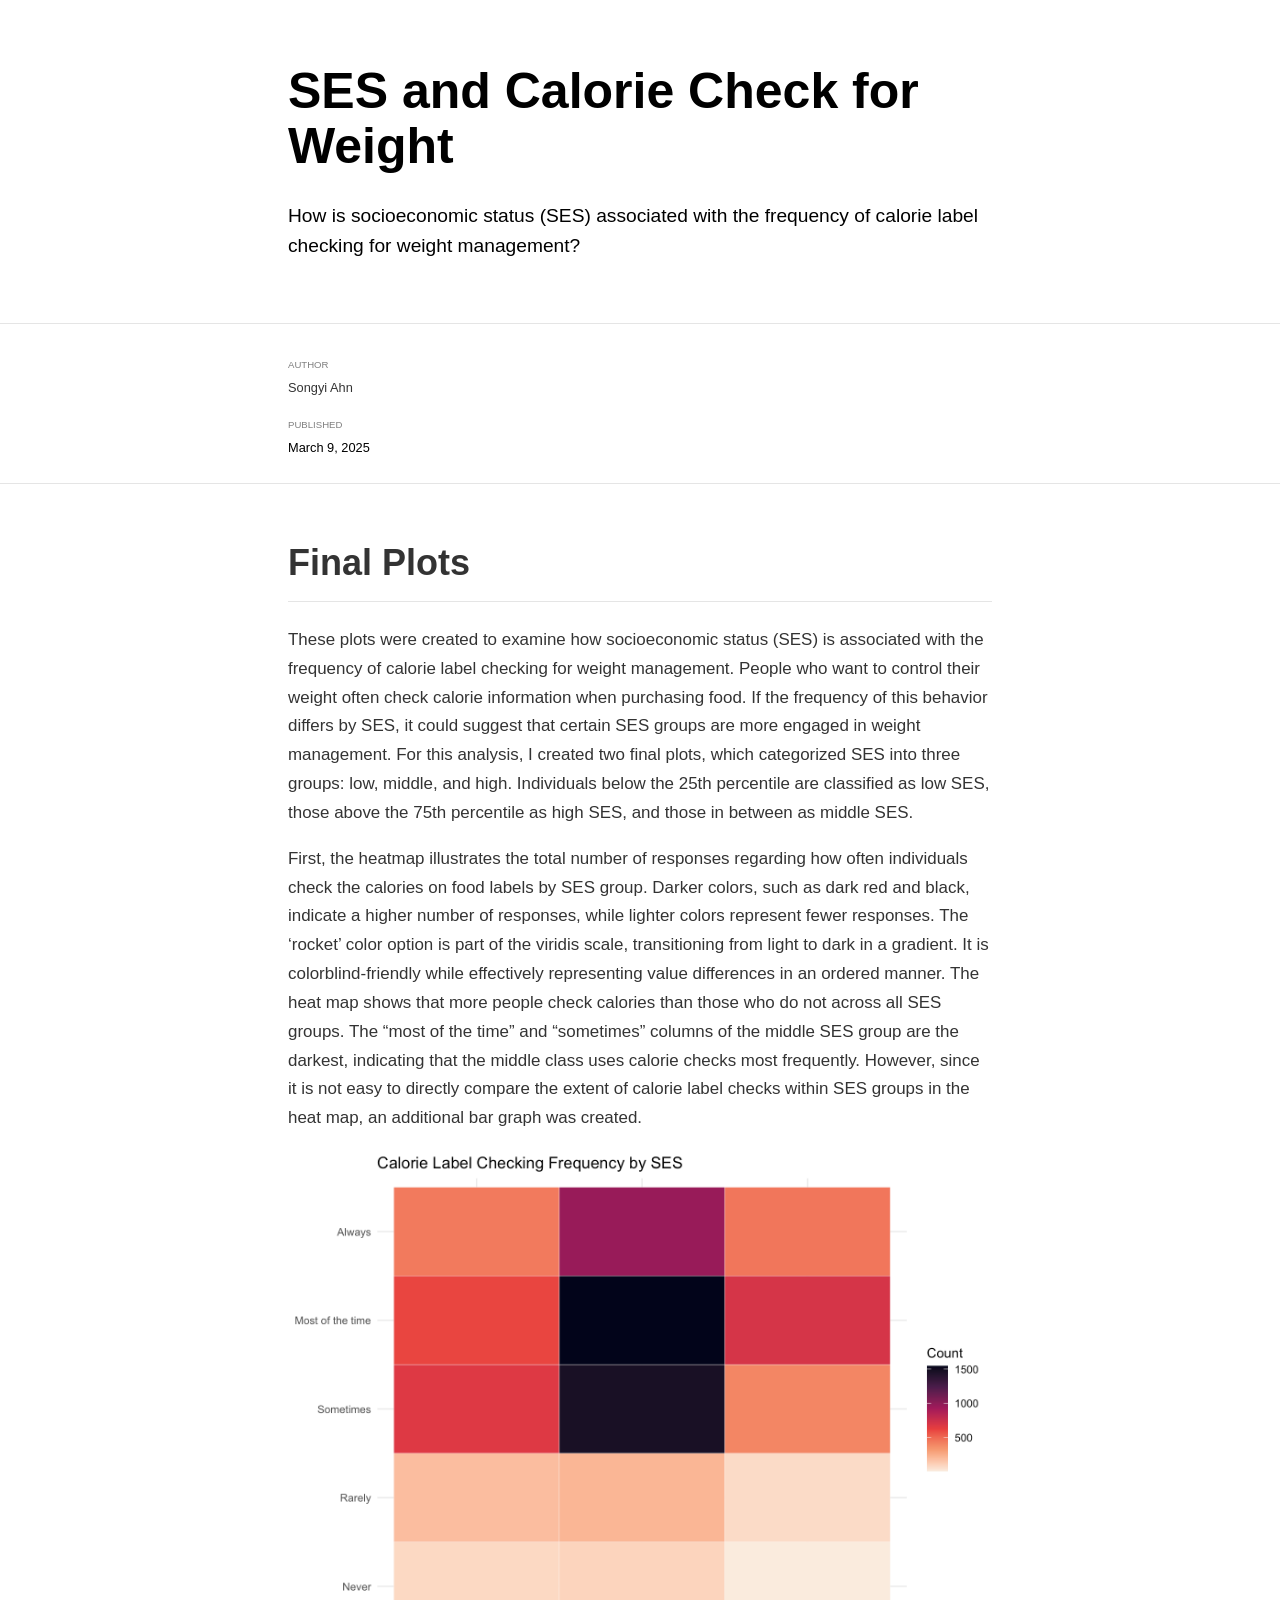
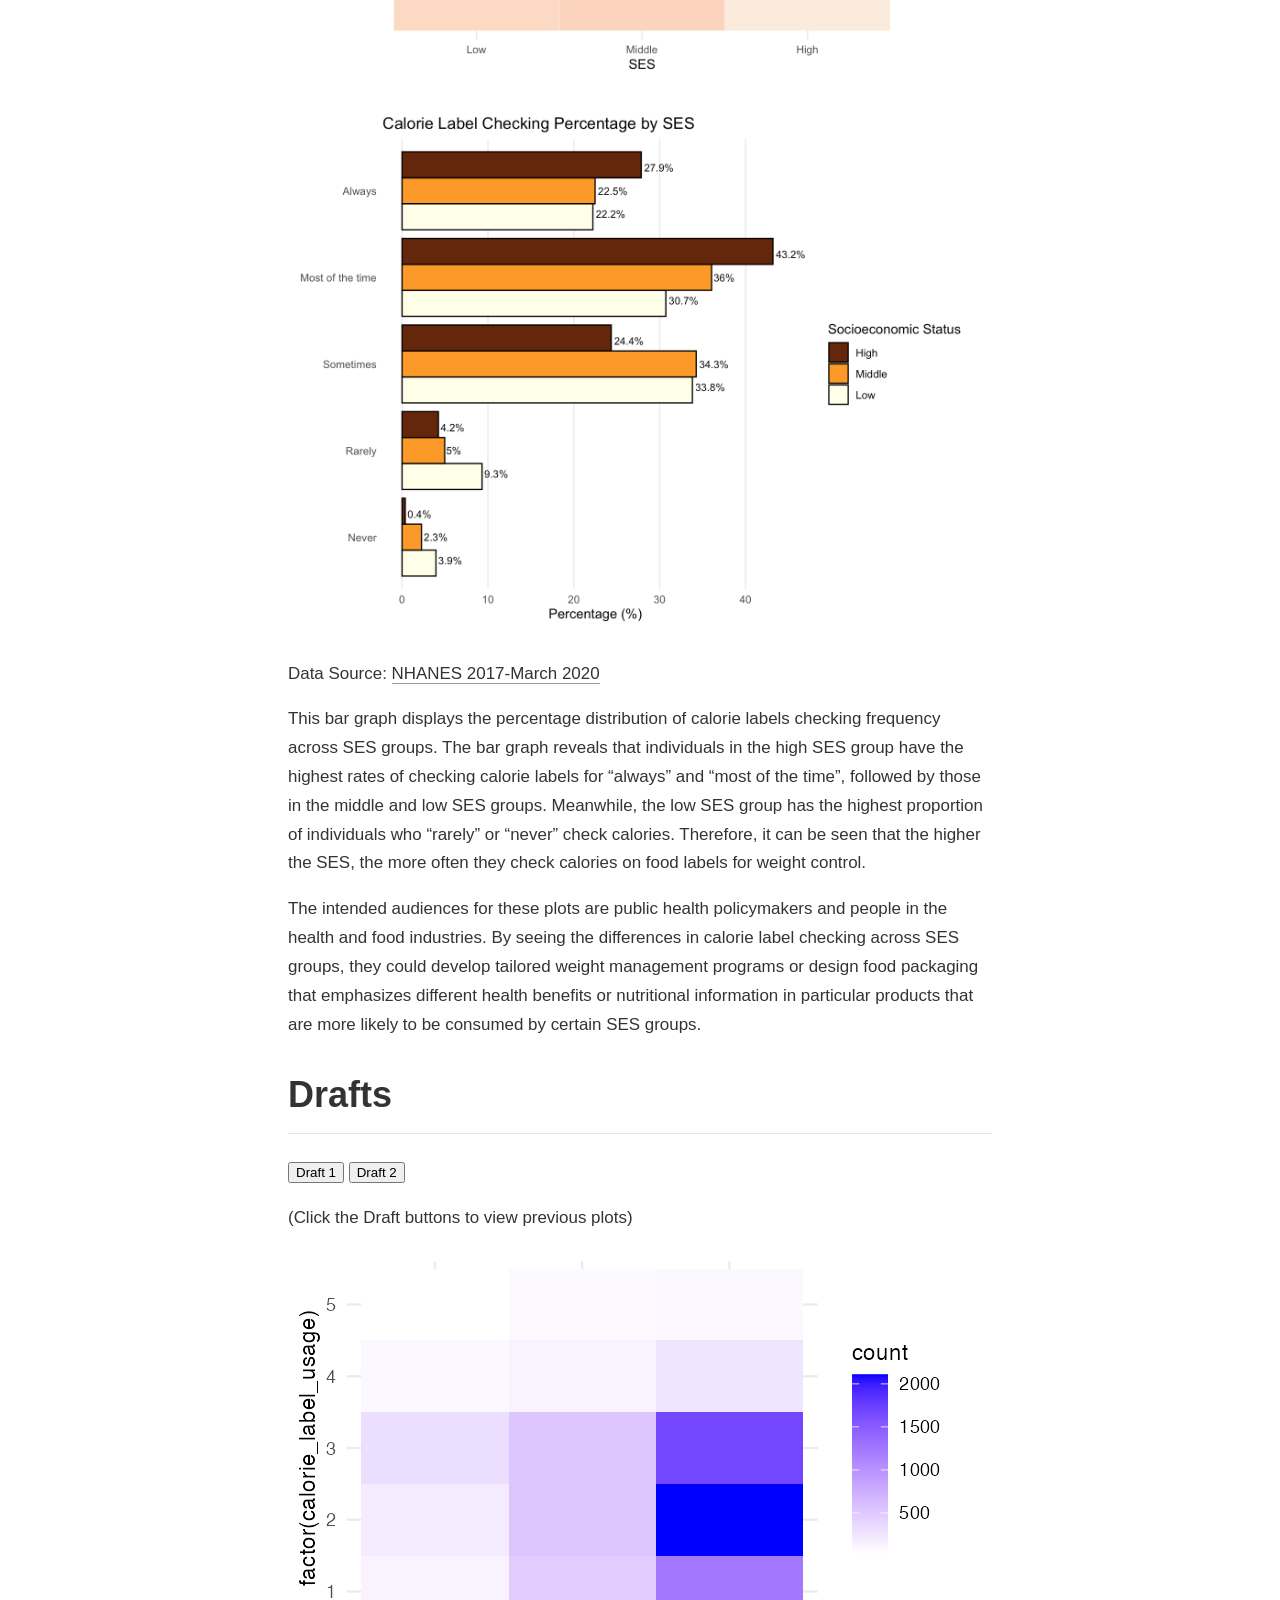
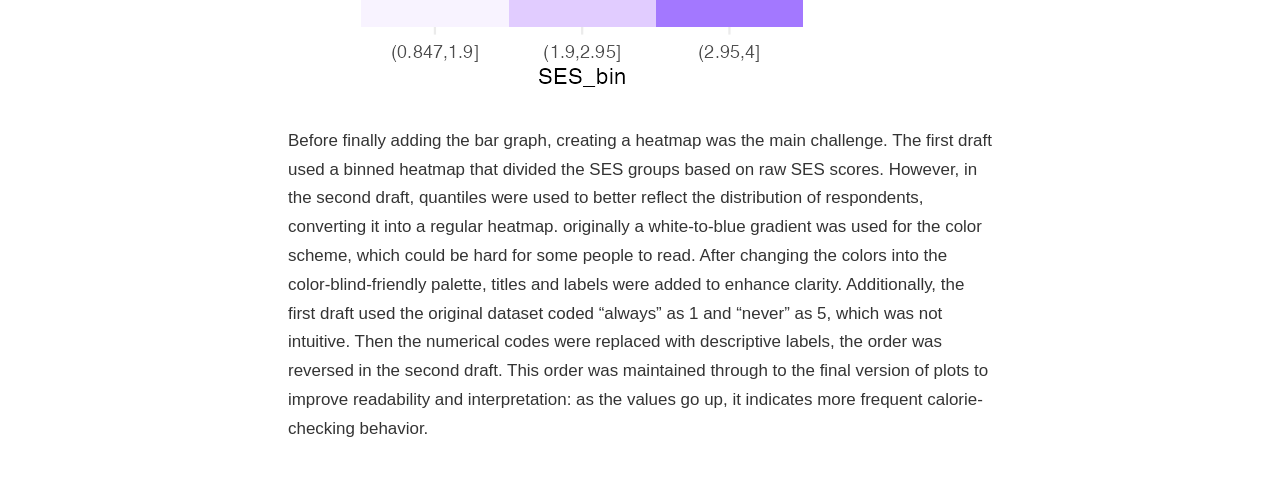
<file: _posts/2025-03-07-ses-and-calorie-check-for-weight/ses-and-calorie-check-for-weight.html>
<!DOCTYPE html>

<html xmlns="http://www.w3.org/1999/xhtml" lang="" xml:lang="">

<head>
  <meta charset="utf-8"/>
  <meta name="viewport" content="width=device-width, initial-scale=1"/>
  <meta http-equiv="X-UA-Compatible" content="IE=Edge,chrome=1"/>
  <meta name="generator" content="distill" />

  <style type="text/css">
  /* Hide doc at startup (prevent jankiness while JS renders/transforms) */
  body {
    visibility: hidden;
  }
  </style>

 <!--radix_placeholder_import_source-->
 <!--/radix_placeholder_import_source-->

<style type="text/css">code{white-space: pre;}</style>
<style type="text/css" data-origin="pandoc">
pre > code.sourceCode { white-space: pre; position: relative; }
pre > code.sourceCode > span { line-height: 1.25; }
pre > code.sourceCode > span:empty { height: 1.2em; }
.sourceCode { overflow: visible; }
code.sourceCode > span { color: inherit; text-decoration: inherit; }
div.sourceCode { margin: 1em 0; }
pre.sourceCode { margin: 0; }
@media screen {
div.sourceCode { overflow: auto; }
}
@media print {
pre > code.sourceCode { white-space: pre-wrap; }
pre > code.sourceCode > span { display: inline-block; text-indent: -5em; padding-left: 5em; }
}
pre.numberSource code
  { counter-reset: source-line 0; }
pre.numberSource code > span
  { position: relative; left: -4em; counter-increment: source-line; }
pre.numberSource code > span > a:first-child::before
  { content: counter(source-line);
    position: relative; left: -1em; text-align: right; vertical-align: baseline;
    border: none; display: inline-block;
    -webkit-touch-callout: none; -webkit-user-select: none;
    -khtml-user-select: none; -moz-user-select: none;
    -ms-user-select: none; user-select: none;
    padding: 0 4px; width: 4em;
    color: #aaaaaa;
  }
pre.numberSource { margin-left: 3em; border-left: 1px solid #aaaaaa;  padding-left: 4px; }
div.sourceCode
  { color: #00769e; background-color: #f1f3f5; }
@media screen {
pre > code.sourceCode > span > a:first-child::before { text-decoration: underline; }
}
code span { color: #00769e; } /* Normal */
code span.al { color: #ad0000; } /* Alert */
code span.an { color: #5e5e5e; } /* Annotation */
code span.at { color: #657422; } /* Attribute */
code span.bn { color: #ad0000; } /* BaseN */
code span.bu { } /* BuiltIn */
code span.cf { color: #00769e; } /* ControlFlow */
code span.ch { color: #20794d; } /* Char */
code span.cn { color: #8f5902; } /* Constant */
code span.co { color: #5e5e5e; } /* Comment */
code span.cv { color: #5e5e5e; font-style: italic; } /* CommentVar */
code span.do { color: #5e5e5e; font-style: italic; } /* Documentation */
code span.dt { color: #ad0000; } /* DataType */
code span.dv { color: #ad0000; } /* DecVal */
code span.er { color: #ad0000; } /* Error */
code span.ex { } /* Extension */
code span.fl { color: #ad0000; } /* Float */
code span.fu { color: #4758ab; } /* Function */
code span.im { } /* Import */
code span.in { color: #5e5e5e; } /* Information */
code span.kw { color: #00769e; } /* Keyword */
code span.op { color: #5e5e5e; } /* Operator */
code span.ot { color: #00769e; } /* Other */
code span.pp { color: #ad0000; } /* Preprocessor */
code span.sc { color: #5e5e5e; } /* SpecialChar */
code span.ss { color: #20794d; } /* SpecialString */
code span.st { color: #20794d; } /* String */
code span.va { color: #111111; } /* Variable */
code span.vs { color: #20794d; } /* VerbatimString */
code span.wa { color: #5e5e5e; font-style: italic; } /* Warning */
</style>


  <!--radix_placeholder_meta_tags-->
  <title>SES and Calorie Check for Weight</title>

  <meta property="description" itemprop="description" content="How is socioeconomic status (SES) associated with the frequency of calorie label checking for weight management?"/>


  <!--  https://schema.org/Article -->
  <meta property="article:published" itemprop="datePublished" content="2025-03-09"/>
  <meta property="article:created" itemprop="dateCreated" content="2025-03-09"/>
  <meta name="article:author" content="Songyi Ahn"/>

  <!--  https://developers.facebook.com/docs/sharing/webmasters#markup -->
  <meta property="og:title" content="SES and Calorie Check for Weight"/>
  <meta property="og:type" content="article"/>
  <meta property="og:description" content="How is socioeconomic status (SES) associated with the frequency of calorie label checking for weight management?"/>
  <meta property="og:locale" content="en_US"/>

  <!--  https://dev.twitter.com/cards/types/summary -->
  <meta property="twitter:card" content="summary"/>
  <meta property="twitter:title" content="SES and Calorie Check for Weight"/>
  <meta property="twitter:description" content="How is socioeconomic status (SES) associated with the frequency of calorie label checking for weight management?"/>

  <!--/radix_placeholder_meta_tags-->
  <!--radix_placeholder_rmarkdown_metadata-->

  <script type="text/json" id="radix-rmarkdown-metadata">
  {"type":"list","attributes":{"names":{"type":"character","attributes":{},"value":["title","description","author","date","output"]}},"value":[{"type":"character","attributes":{},"value":["SES and Calorie Check for Weight"]},{"type":"character","attributes":{},"value":["How is socioeconomic status (SES) associated with the frequency of calorie label checking for weight management?\n"]},{"type":"list","attributes":{},"value":[{"type":"list","attributes":{"names":{"type":"character","attributes":{},"value":["name"]}},"value":[{"type":"character","attributes":{},"value":["Songyi Ahn"]}]}]},{"type":"character","attributes":{},"value":["2025-03-09"]},{"type":"list","attributes":{"names":{"type":"character","attributes":{},"value":["distill::distill_article"]}},"value":[{"type":"list","attributes":{"names":{"type":"character","attributes":{},"value":["self_contained"]}},"value":[{"type":"logical","attributes":{},"value":[false]}]}]}]}
  </script>
  <!--/radix_placeholder_rmarkdown_metadata-->
  
  <script type="text/json" id="radix-resource-manifest">
  {"type":"character","attributes":{},"value":["plot21.png","plot22.png","ses-and-calorie-check-for-weight_files/anchor-4.2.2/anchor.min.js","ses-and-calorie-check-for-weight_files/bowser-1.9.3/bowser.min.js","ses-and-calorie-check-for-weight_files/distill-2.2.21/template.v2.js","ses-and-calorie-check-for-weight_files/figure-html5/unnamed-chunk-3-1.png","ses-and-calorie-check-for-weight_files/figure-html5/unnamed-chunk-4-1.png","ses-and-calorie-check-for-weight_files/figure-html5/unnamed-chunk-5-1.png","ses-and-calorie-check-for-weight_files/figure-html5/unnamed-chunk-5-2.png","ses-and-calorie-check-for-weight_files/figure-html5/unnamed-chunk-6-1.png","ses-and-calorie-check-for-weight_files/header-attrs-2.29/header-attrs.js","ses-and-calorie-check-for-weight_files/jquery-3.6.0/jquery-3.6.0.js","ses-and-calorie-check-for-weight_files/jquery-3.6.0/jquery-3.6.0.min.js","ses-and-calorie-check-for-weight_files/jquery-3.6.0/jquery-3.6.0.min.map","ses-and-calorie-check-for-weight_files/popper-2.6.0/popper.min.js","ses-and-calorie-check-for-weight_files/tippy-6.2.7/tippy-bundle.umd.min.js","ses-and-calorie-check-for-weight_files/tippy-6.2.7/tippy-light-border.css","ses-and-calorie-check-for-weight_files/tippy-6.2.7/tippy.css","ses-and-calorie-check-for-weight_files/tippy-6.2.7/tippy.umd.min.js","ses-and-calorie-check-for-weight_files/webcomponents-2.0.0/webcomponents.js"]}
  </script>
  <!--radix_placeholder_navigation_in_header-->
  <!--/radix_placeholder_navigation_in_header-->
  <!--radix_placeholder_distill-->

  <style type="text/css">

  body {
    background-color: white;
  }

  .pandoc-table {
    width: 100%;
  }

  .pandoc-table>caption {
    margin-bottom: 10px;
  }

  .pandoc-table th:not([align]) {
    text-align: left;
  }

  .pagedtable-footer {
    font-size: 15px;
  }

  d-byline .byline {
    grid-template-columns: 2fr 2fr;
  }

  d-byline .byline h3 {
    margin-block-start: 1.5em;
  }

  d-byline .byline .authors-affiliations h3 {
    margin-block-start: 0.5em;
  }

  .authors-affiliations .orcid-id {
    width: 16px;
    height:16px;
    margin-left: 4px;
    margin-right: 4px;
    vertical-align: middle;
    padding-bottom: 2px;
  }

  d-title .dt-tags {
    margin-top: 1em;
    grid-column: text;
  }

  .dt-tags .dt-tag {
    text-decoration: none;
    display: inline-block;
    color: rgba(0,0,0,0.6);
    padding: 0em 0.4em;
    margin-right: 0.5em;
    margin-bottom: 0.4em;
    font-size: 70%;
    border: 1px solid rgba(0,0,0,0.2);
    border-radius: 3px;
    text-transform: uppercase;
    font-weight: 500;
  }

  d-article table.gt_table td,
  d-article table.gt_table th {
    border-bottom: none;
    font-size: 100%;
  }

  .html-widget {
    margin-bottom: 2.0em;
  }

  .l-screen-inset {
    padding-right: 16px;
  }

  .l-screen .caption {
    margin-left: 10px;
  }

  .shaded {
    background: rgb(247, 247, 247);
    padding-top: 20px;
    padding-bottom: 20px;
    border-top: 1px solid rgba(0, 0, 0, 0.1);
    border-bottom: 1px solid rgba(0, 0, 0, 0.1);
  }

  .shaded .html-widget {
    margin-bottom: 0;
    border: 1px solid rgba(0, 0, 0, 0.1);
  }

  .shaded .shaded-content {
    background: white;
  }

  .text-output {
    margin-top: 0;
    line-height: 1.5em;
  }

  .hidden {
    display: none !important;
  }

  hr.section-separator {
    border: none;
    border-top: 1px solid rgba(0, 0, 0, 0.1);
    margin: 0px;
  }


  d-byline {
    border-top: none;
  }

  d-article {
    padding-top: 2.5rem;
    padding-bottom: 30px;
    border-top: none;
  }

  d-appendix {
    padding-top: 30px;
  }

  d-article>p>img {
    width: 100%;
  }

  d-article h2 {
    margin: 1rem 0 1.5rem 0;
  }

  d-article h3 {
    margin-top: 1.5rem;
  }

  d-article iframe {
    border: 1px solid rgba(0, 0, 0, 0.1);
    margin-bottom: 2.0em;
    width: 100%;
  }

  /* Tweak code blocks */

  d-article div.sourceCode code,
  d-article pre code {
    font-family: Consolas, Monaco, 'Andale Mono', 'Ubuntu Mono', monospace;
  }

  d-article pre,
  d-article div.sourceCode,
  d-article div.sourceCode pre {
    overflow: auto;
  }

  d-article div.sourceCode {
    background-color: white;
  }

  d-article div.sourceCode pre {
    padding-left: 10px;
    font-size: 12px;
    border-left: 2px solid rgba(0,0,0,0.1);
  }

  d-article pre {
    font-size: 12px;
    color: black;
    background: none;
    margin-top: 0;
    text-align: left;
    white-space: pre;
    word-spacing: normal;
    word-break: normal;
    word-wrap: normal;
    line-height: 1.5;

    -moz-tab-size: 4;
    -o-tab-size: 4;
    tab-size: 4;

    -webkit-hyphens: none;
    -moz-hyphens: none;
    -ms-hyphens: none;
    hyphens: none;
  }

  d-article pre a {
    border-bottom: none;
  }

  d-article pre a:hover {
    border-bottom: none;
    text-decoration: underline;
  }

  d-article details {
    grid-column: text;
    margin-bottom: 0.8em;
  }

  @media(min-width: 768px) {

  d-article pre,
  d-article div.sourceCode,
  d-article div.sourceCode pre {
    overflow: visible !important;
  }

  d-article div.sourceCode pre {
    padding-left: 18px;
    font-size: 14px;
  }

  /* tweak for Pandoc numbered line within distill */
  d-article pre.numberSource code > span {
      left: -2em;
  }

  d-article pre {
    font-size: 14px;
  }

  }

  figure img.external {
    background: white;
    border: 1px solid rgba(0, 0, 0, 0.1);
    box-shadow: 0 1px 8px rgba(0, 0, 0, 0.1);
    padding: 18px;
    box-sizing: border-box;
  }

  /* CSS for d-contents */

  .d-contents {
    grid-column: text;
    color: rgba(0,0,0,0.8);
    font-size: 0.9em;
    padding-bottom: 1em;
    margin-bottom: 1em;
    padding-bottom: 0.5em;
    margin-bottom: 1em;
    padding-left: 0.25em;
    justify-self: start;
  }

  @media(min-width: 1000px) {
    .d-contents.d-contents-float {
      height: 0;
      grid-column-start: 1;
      grid-column-end: 4;
      justify-self: center;
      padding-right: 3em;
      padding-left: 2em;
    }
  }

  .d-contents nav h3 {
    font-size: 18px;
    margin-top: 0;
    margin-bottom: 1em;
  }

  .d-contents li {
    list-style-type: none
  }

  .d-contents nav > ul {
    padding-left: 0;
  }

  .d-contents ul {
    padding-left: 1em
  }

  .d-contents nav ul li {
    margin-top: 0.6em;
    margin-bottom: 0.2em;
  }

  .d-contents nav a {
    font-size: 13px;
    border-bottom: none;
    text-decoration: none
    color: rgba(0, 0, 0, 0.8);
  }

  .d-contents nav a:hover {
    text-decoration: underline solid rgba(0, 0, 0, 0.6)
  }

  .d-contents nav > ul > li > a {
    font-weight: 600;
  }

  .d-contents nav > ul > li > ul {
    font-weight: inherit;
  }

  .d-contents nav > ul > li > ul > li {
    margin-top: 0.2em;
  }


  .d-contents nav ul {
    margin-top: 0;
    margin-bottom: 0.25em;
  }

  .d-article-with-toc h2:nth-child(2) {
    margin-top: 0;
  }


  /* Figure */

  .figure {
    position: relative;
    margin-bottom: 2.5em;
    margin-top: 1.5em;
  }

  .figure .caption {
    color: rgba(0, 0, 0, 0.6);
    font-size: 12px;
    line-height: 1.5em;
  }

  .figure img.external {
    background: white;
    border: 1px solid rgba(0, 0, 0, 0.1);
    box-shadow: 0 1px 8px rgba(0, 0, 0, 0.1);
    padding: 18px;
    box-sizing: border-box;
  }

  .figure .caption a {
    color: rgba(0, 0, 0, 0.6);
  }

  .figure .caption b,
  .figure .caption strong, {
    font-weight: 600;
    color: rgba(0, 0, 0, 1.0);
  }

  /* Citations */

  d-article .citation {
    color: inherit;
    cursor: inherit;
  }

  div.hanging-indent{
    margin-left: 1em; text-indent: -1em;
  }

  /* Citation hover box */

  .tippy-box[data-theme~=light-border] {
    background-color: rgba(250, 250, 250, 0.95);
  }

  .tippy-content > p {
    margin-bottom: 0;
    padding: 2px;
  }


  /* Tweak 1000px media break to show more text */

  @media(min-width: 1000px) {
    .base-grid,
    distill-header,
    d-title,
    d-abstract,
    d-article,
    d-appendix,
    distill-appendix,
    d-byline,
    d-footnote-list,
    d-citation-list,
    distill-footer {
      grid-template-columns: [screen-start] 1fr [page-start kicker-start] 80px [middle-start] 50px [text-start kicker-end] 65px 65px 65px 65px 65px 65px 65px 65px [text-end gutter-start] 65px [middle-end] 65px [page-end gutter-end] 1fr [screen-end];
      grid-column-gap: 16px;
    }

    .grid {
      grid-column-gap: 16px;
    }

    d-article {
      font-size: 1.06rem;
      line-height: 1.7em;
    }
    figure .caption, .figure .caption, figure figcaption {
      font-size: 13px;
    }
  }

  @media(min-width: 1180px) {
    .base-grid,
    distill-header,
    d-title,
    d-abstract,
    d-article,
    d-appendix,
    distill-appendix,
    d-byline,
    d-footnote-list,
    d-citation-list,
    distill-footer {
      grid-template-columns: [screen-start] 1fr [page-start kicker-start] 60px [middle-start] 60px [text-start kicker-end] 60px 60px 60px 60px 60px 60px 60px 60px [text-end gutter-start] 60px [middle-end] 60px [page-end gutter-end] 1fr [screen-end];
      grid-column-gap: 32px;
    }

    .grid {
      grid-column-gap: 32px;
    }
  }


  /* Get the citation styles for the appendix (not auto-injected on render since
     we do our own rendering of the citation appendix) */

  d-appendix .citation-appendix,
  .d-appendix .citation-appendix {
    font-size: 11px;
    line-height: 15px;
    border-left: 1px solid rgba(0, 0, 0, 0.1);
    padding-left: 18px;
    border: 1px solid rgba(0,0,0,0.1);
    background: rgba(0, 0, 0, 0.02);
    padding: 10px 18px;
    border-radius: 3px;
    color: rgba(150, 150, 150, 1);
    overflow: hidden;
    margin-top: -12px;
    white-space: pre-wrap;
    word-wrap: break-word;
  }

  /* Include appendix styles here so they can be overridden */

  d-appendix {
    contain: layout style;
    font-size: 0.8em;
    line-height: 1.7em;
    margin-top: 60px;
    margin-bottom: 0;
    border-top: 1px solid rgba(0, 0, 0, 0.1);
    color: rgba(0,0,0,0.5);
    padding-top: 60px;
    padding-bottom: 48px;
  }

  d-appendix h3 {
    grid-column: page-start / text-start;
    font-size: 15px;
    font-weight: 500;
    margin-top: 1em;
    margin-bottom: 0;
    color: rgba(0,0,0,0.65);
  }

  d-appendix h3 + * {
    margin-top: 1em;
  }

  d-appendix ol {
    padding: 0 0 0 15px;
  }

  @media (min-width: 768px) {
    d-appendix ol {
      padding: 0 0 0 30px;
      margin-left: -30px;
    }
  }

  d-appendix li {
    margin-bottom: 1em;
  }

  d-appendix a {
    color: rgba(0, 0, 0, 0.6);
  }

  d-appendix > * {
    grid-column: text;
  }

  d-appendix > d-footnote-list,
  d-appendix > d-citation-list,
  d-appendix > distill-appendix {
    grid-column: screen;
  }

  /* Include footnote styles here so they can be overridden */

  d-footnote-list {
    contain: layout style;
  }

  d-footnote-list > * {
    grid-column: text;
  }

  d-footnote-list a.footnote-backlink {
    color: rgba(0,0,0,0.3);
    padding-left: 0.5em;
  }



  /* Anchor.js */

  .anchorjs-link {
    /*transition: all .25s linear; */
    text-decoration: none;
    border-bottom: none;
  }
  *:hover > .anchorjs-link {
    margin-left: -1.125em !important;
    text-decoration: none;
    border-bottom: none;
  }

  /* Social footer */

  .social_footer {
    margin-top: 30px;
    margin-bottom: 0;
    color: rgba(0,0,0,0.67);
  }

  .disqus-comments {
    margin-right: 30px;
  }

  .disqus-comment-count {
    border-bottom: 1px solid rgba(0, 0, 0, 0.4);
    cursor: pointer;
  }

  #disqus_thread {
    margin-top: 30px;
  }

  .article-sharing a {
    border-bottom: none;
    margin-right: 8px;
  }

  .article-sharing a:hover {
    border-bottom: none;
  }

  .sidebar-section.subscribe {
    font-size: 12px;
    line-height: 1.6em;
  }

  .subscribe p {
    margin-bottom: 0.5em;
  }


  .article-footer .subscribe {
    font-size: 15px;
    margin-top: 45px;
  }


  .sidebar-section.custom {
    font-size: 12px;
    line-height: 1.6em;
  }

  .custom p {
    margin-bottom: 0.5em;
  }

  /* Styles for listing layout (hide title) */
  .layout-listing d-title, .layout-listing .d-title {
    display: none;
  }

  /* Styles for posts lists (not auto-injected) */


  .posts-with-sidebar {
    padding-left: 45px;
    padding-right: 45px;
  }

  .posts-list .description h2,
  .posts-list .description p {
    font-family: -apple-system, BlinkMacSystemFont, "Segoe UI", Roboto, Oxygen, Ubuntu, Cantarell, "Fira Sans", "Droid Sans", "Helvetica Neue", Arial, sans-serif;
  }

  .posts-list .description h2 {
    font-weight: 700;
    border-bottom: none;
    padding-bottom: 0;
  }

  .posts-list h2.post-tag {
    border-bottom: 1px solid rgba(0, 0, 0, 0.2);
    padding-bottom: 12px;
  }
  .posts-list {
    margin-top: 60px;
    margin-bottom: 24px;
  }

  .posts-list .post-preview {
    text-decoration: none;
    overflow: hidden;
    display: block;
    border-bottom: 1px solid rgba(0, 0, 0, 0.1);
    padding: 24px 0;
  }

  .post-preview-last {
    border-bottom: none !important;
  }

  .posts-list .posts-list-caption {
    grid-column: screen;
    font-weight: 400;
  }

  .posts-list .post-preview h2 {
    margin: 0 0 6px 0;
    line-height: 1.2em;
    font-style: normal;
    font-size: 24px;
  }

  .posts-list .post-preview p {
    margin: 0 0 12px 0;
    line-height: 1.4em;
    font-size: 16px;
  }

  .posts-list .post-preview .thumbnail {
    box-sizing: border-box;
    margin-bottom: 24px;
    position: relative;
    max-width: 500px;
  }
  .posts-list .post-preview img {
    width: 100%;
    display: block;
  }

  .posts-list .metadata {
    font-size: 12px;
    line-height: 1.4em;
    margin-bottom: 18px;
  }

  .posts-list .metadata > * {
    display: inline-block;
  }

  .posts-list .metadata .publishedDate {
    margin-right: 2em;
  }

  .posts-list .metadata .dt-authors {
    display: block;
    margin-top: 0.3em;
    margin-right: 2em;
  }

  .posts-list .dt-tags {
    display: block;
    line-height: 1em;
  }

  .posts-list .dt-tags .dt-tag {
    display: inline-block;
    color: rgba(0,0,0,0.6);
    padding: 0.3em 0.4em;
    margin-right: 0.2em;
    margin-bottom: 0.4em;
    font-size: 60%;
    border: 1px solid rgba(0,0,0,0.2);
    border-radius: 3px;
    text-transform: uppercase;
    font-weight: 500;
  }

  .posts-list img {
    opacity: 1;
  }

  .posts-list img[data-src] {
    opacity: 0;
  }

  .posts-more {
    clear: both;
  }


  .posts-sidebar {
    font-size: 16px;
  }

  .posts-sidebar h3 {
    font-size: 16px;
    margin-top: 0;
    margin-bottom: 0.5em;
    font-weight: 400;
    text-transform: uppercase;
  }

  .sidebar-section {
    margin-bottom: 30px;
  }

  .categories ul {
    list-style-type: none;
    margin: 0;
    padding: 0;
  }

  .categories li {
    color: rgba(0, 0, 0, 0.8);
    margin-bottom: 0;
  }

  .categories li>a {
    border-bottom: none;
  }

  .categories li>a:hover {
    border-bottom: 1px solid rgba(0, 0, 0, 0.4);
  }

  .categories .active {
    font-weight: 600;
  }

  .categories .category-count {
    color: rgba(0, 0, 0, 0.4);
  }


  @media(min-width: 768px) {
    .posts-list .post-preview h2 {
      font-size: 26px;
    }
    .posts-list .post-preview .thumbnail {
      float: right;
      width: 30%;
      margin-bottom: 0;
    }
    .posts-list .post-preview .description {
      float: left;
      width: 45%;
    }
    .posts-list .post-preview .metadata {
      float: left;
      width: 20%;
      margin-top: 8px;
    }
    .posts-list .post-preview p {
      margin: 0 0 12px 0;
      line-height: 1.5em;
      font-size: 16px;
    }
    .posts-with-sidebar .posts-list {
      float: left;
      width: 75%;
    }
    .posts-with-sidebar .posts-sidebar {
      float: right;
      width: 20%;
      margin-top: 60px;
      padding-top: 24px;
      padding-bottom: 24px;
    }
  }


  /* Improve display for browsers without grid (IE/Edge <= 15) */

  .downlevel {
    line-height: 1.6em;
    font-family: -apple-system, BlinkMacSystemFont, "Segoe UI", Roboto, Oxygen, Ubuntu, Cantarell, "Fira Sans", "Droid Sans", "Helvetica Neue", Arial, sans-serif;
    margin: 0;
  }

  .downlevel .d-title {
    padding-top: 6rem;
    padding-bottom: 1.5rem;
  }

  .downlevel .d-title h1 {
    font-size: 50px;
    font-weight: 700;
    line-height: 1.1em;
    margin: 0 0 0.5rem;
  }

  .downlevel .d-title p {
    font-weight: 300;
    font-size: 1.2rem;
    line-height: 1.55em;
    margin-top: 0;
  }

  .downlevel .d-byline {
    padding-top: 0.8em;
    padding-bottom: 0.8em;
    font-size: 0.8rem;
    line-height: 1.8em;
  }

  .downlevel .section-separator {
    border: none;
    border-top: 1px solid rgba(0, 0, 0, 0.1);
  }

  .downlevel .d-article {
    font-size: 1.06rem;
    line-height: 1.7em;
    padding-top: 1rem;
    padding-bottom: 2rem;
  }


  .downlevel .d-appendix {
    padding-left: 0;
    padding-right: 0;
    max-width: none;
    font-size: 0.8em;
    line-height: 1.7em;
    margin-bottom: 0;
    color: rgba(0,0,0,0.5);
    padding-top: 40px;
    padding-bottom: 48px;
  }

  .downlevel .footnotes ol {
    padding-left: 13px;
  }

  .downlevel .base-grid,
  .downlevel .distill-header,
  .downlevel .d-title,
  .downlevel .d-abstract,
  .downlevel .d-article,
  .downlevel .d-appendix,
  .downlevel .distill-appendix,
  .downlevel .d-byline,
  .downlevel .d-footnote-list,
  .downlevel .d-citation-list,
  .downlevel .distill-footer,
  .downlevel .appendix-bottom,
  .downlevel .posts-container {
    padding-left: 40px;
    padding-right: 40px;
  }

  @media(min-width: 768px) {
    .downlevel .base-grid,
    .downlevel .distill-header,
    .downlevel .d-title,
    .downlevel .d-abstract,
    .downlevel .d-article,
    .downlevel .d-appendix,
    .downlevel .distill-appendix,
    .downlevel .d-byline,
    .downlevel .d-footnote-list,
    .downlevel .d-citation-list,
    .downlevel .distill-footer,
    .downlevel .appendix-bottom,
    .downlevel .posts-container {
    padding-left: 150px;
    padding-right: 150px;
    max-width: 900px;
  }
  }

  .downlevel pre code {
    display: block;
    border-left: 2px solid rgba(0, 0, 0, .1);
    padding: 0 0 0 20px;
    font-size: 14px;
  }

  .downlevel code, .downlevel pre {
    color: black;
    background: none;
    font-family: Consolas, Monaco, 'Andale Mono', 'Ubuntu Mono', monospace;
    text-align: left;
    white-space: pre;
    word-spacing: normal;
    word-break: normal;
    word-wrap: normal;
    line-height: 1.5;

    -moz-tab-size: 4;
    -o-tab-size: 4;
    tab-size: 4;

    -webkit-hyphens: none;
    -moz-hyphens: none;
    -ms-hyphens: none;
    hyphens: none;
  }

  .downlevel .posts-list .post-preview {
    color: inherit;
  }



  </style>

  <script type="application/javascript">

  function is_downlevel_browser() {
    if (bowser.isUnsupportedBrowser({ msie: "12", msedge: "16"},
                                   window.navigator.userAgent)) {
      return true;
    } else {
      return window.load_distill_framework === undefined;
    }
  }

  // show body when load is complete
  function on_load_complete() {

    // add anchors
    if (window.anchors) {
      window.anchors.options.placement = 'left';
      window.anchors.add('d-article > h2, d-article > h3, d-article > h4, d-article > h5');
    }


    // set body to visible
    document.body.style.visibility = 'visible';

    // force redraw for leaflet widgets
    if (window.HTMLWidgets) {
      var maps = window.HTMLWidgets.findAll(".leaflet");
      $.each(maps, function(i, el) {
        var map = this.getMap();
        map.invalidateSize();
        map.eachLayer(function(layer) {
          if (layer instanceof L.TileLayer)
            layer.redraw();
        });
      });
    }

    // trigger 'shown' so htmlwidgets resize
    $('d-article').trigger('shown');
  }

  function init_distill() {

    init_common();

    // create front matter
    var front_matter = $('<d-front-matter></d-front-matter>');
    $('#distill-front-matter').wrap(front_matter);

    // create d-title
    $('.d-title').changeElementType('d-title');

    // separator
    var separator = '<hr class="section-separator" style="clear: both"/>';
    // prepend separator above appendix
    $('.d-byline').before(separator);
    $('.d-article').before(separator);

    // create d-byline
    var byline = $('<d-byline></d-byline>');
    $('.d-byline').replaceWith(byline);

    // create d-article
    var article = $('<d-article></d-article>');
    $('.d-article').wrap(article).children().unwrap();

    // move posts container into article
    $('.posts-container').appendTo($('d-article'));

    // create d-appendix
    $('.d-appendix').changeElementType('d-appendix');

    // flag indicating that we have appendix items
    var appendix = $('.appendix-bottom').children('h3').length > 0;

    // replace footnotes with <d-footnote>
    $('.footnote-ref').each(function(i, val) {
      appendix = true;
      var href = $(this).attr('href');
      var id = href.replace('#', '');
      var fn = $('#' + id);
      var fn_p = $('#' + id + '>p');
      fn_p.find('.footnote-back').remove();
      var text = fn_p.html();
      var dtfn = $('<d-footnote></d-footnote>');
      dtfn.html(text);
      $(this).replaceWith(dtfn);
    });
    // remove footnotes
    $('.footnotes').remove();

    // move refs into #references-listing
    $('#references-listing').replaceWith($('#refs'));

    $('h1.appendix, h2.appendix').each(function(i, val) {
      $(this).changeElementType('h3');
    });
    $('h3.appendix').each(function(i, val) {
      var id = $(this).attr('id');
      $('.d-contents a[href="#' + id + '"]').parent().remove();
      appendix = true;
      $(this).nextUntil($('h1, h2, h3')).addBack().appendTo($('d-appendix'));
    });

    // show d-appendix if we have appendix content
    $("d-appendix").css('display', appendix ? 'grid' : 'none');

    // localize layout chunks to just output
    $('.layout-chunk').each(function(i, val) {

      // capture layout
      var layout = $(this).attr('data-layout');

      // apply layout to markdown level block elements
      var elements = $(this).children().not('details, div.sourceCode, pre, script');
      elements.each(function(i, el) {
        var layout_div = $('<div class="' + layout + '"></div>');
        if (layout_div.hasClass('shaded')) {
          var shaded_content = $('<div class="shaded-content"></div>');
          $(this).wrap(shaded_content);
          $(this).parent().wrap(layout_div);
        } else {
          $(this).wrap(layout_div);
        }
      });


      // unwrap the layout-chunk div
      $(this).children().unwrap();
    });

    // remove code block used to force  highlighting css
    $('.distill-force-highlighting-css').parent().remove();

    // remove empty line numbers inserted by pandoc when using a
    // custom syntax highlighting theme, except when numbering line
    // in code chunk
    $('pre:not(.numberLines) code.sourceCode a:empty').remove();

    // load distill framework
    load_distill_framework();

    // wait for window.distillRunlevel == 4 to do post processing
    function distill_post_process() {

      if (!window.distillRunlevel || window.distillRunlevel < 4)
        return;

      // hide author/affiliations entirely if we have no authors
      var front_matter = JSON.parse($("#distill-front-matter").html());
      var have_authors = front_matter.authors && front_matter.authors.length > 0;
      if (!have_authors)
        $('d-byline').addClass('hidden');

      // article with toc class
      $('.d-contents').parent().addClass('d-article-with-toc');

      // strip links that point to #
      $('.authors-affiliations').find('a[href="#"]').removeAttr('href');

      // add orcid ids
      $('.authors-affiliations').find('.author').each(function(i, el) {
        var orcid_id = front_matter.authors[i].orcidID;
        var author_name = front_matter.authors[i].author
        if (orcid_id) {
          var a = $('<a></a>');
          a.attr('href', 'https://orcid.org/' + orcid_id);
          var img = $('<img></img>');
          img.addClass('orcid-id');
          img.attr('alt', author_name ? 'ORCID ID for ' + author_name : 'ORCID ID');
          img.attr('src','[data-uri]');
          a.append(img);
          $(this).append(a);
        }
      });

      // hide elements of author/affiliations grid that have no value
      function hide_byline_column(caption) {
        $('d-byline').find('h3:contains("' + caption + '")').parent().css('visibility', 'hidden');
      }

      // affiliations
      var have_affiliations = false;
      for (var i = 0; i<front_matter.authors.length; ++i) {
        var author = front_matter.authors[i];
        if (author.affiliation !== "&nbsp;") {
          have_affiliations = true;
          break;
        }
      }
      if (!have_affiliations)
        $('d-byline').find('h3:contains("Affiliations")').css('visibility', 'hidden');

      // published date
      if (!front_matter.publishedDate)
        hide_byline_column("Published");

      // document object identifier
      var doi = $('d-byline').find('h3:contains("DOI")');
      var doi_p = doi.next().empty();
      if (!front_matter.doi) {
        // if we have a citation and valid citationText then link to that
        if ($('#citation').length > 0 && front_matter.citationText) {
          doi.html('Citation');
          $('<a href="#citation"></a>')
            .text(front_matter.citationText)
            .appendTo(doi_p);
        } else {
          hide_byline_column("DOI");
        }
      } else {
        $('<a></a>')
           .attr('href', "https://doi.org/" + front_matter.doi)
           .html(front_matter.doi)
           .appendTo(doi_p);
      }

       // change plural form of authors/affiliations
      if (front_matter.authors.length === 1) {
        var grid = $('.authors-affiliations');
        grid.children('h3:contains("Authors")').text('Author');
        grid.children('h3:contains("Affiliations")').text('Affiliation');
      }

      // remove d-appendix and d-footnote-list local styles
      $('d-appendix > style:first-child').remove();
      $('d-footnote-list > style:first-child').remove();

      // move appendix-bottom entries to the bottom
      $('.appendix-bottom').appendTo('d-appendix').children().unwrap();
      $('.appendix-bottom').remove();

      // hoverable references
      $('span.citation[data-cites]').each(function() {
        const citeChild = $(this).children()[0]
        // Do not process if @xyz has been used without escaping and without bibliography activated
        // https://github.com/rstudio/distill/issues/466
        if (citeChild === undefined) return true

        if (citeChild.nodeName == "D-FOOTNOTE") {
          var fn = citeChild
          $(this).html(fn.shadowRoot.querySelector("sup"))
          $(this).id = fn.id
          fn.remove()
        }
        var refs = $(this).attr('data-cites').split(" ");
        var refHtml = refs.map(function(ref) {
          // Could use CSS.escape too here, we insure backward compatibility in navigator
          return "<p>" + $('div[id="ref-' + ref + '"]').html() + "</p>";
        }).join("\n");
        window.tippy(this, {
          allowHTML: true,
          content: refHtml,
          maxWidth: 500,
          interactive: true,
          interactiveBorder: 10,
          theme: 'light-border',
          placement: 'bottom-start'
        });
      });

      // fix footnotes in tables (#411)
      // replacing broken distill.pub feature
      $('table d-footnote').each(function() {
        // we replace internal showAtNode methode which is triggered when hovering a footnote
        this.hoverBox.showAtNode = function(node) {
          // ported from https://github.com/distillpub/template/pull/105/files
          calcOffset = function(elem) {
              let x = elem.offsetLeft;
              let y = elem.offsetTop;
              // Traverse upwards until an `absolute` element is found or `elem`
              // becomes null.
              while (elem = elem.offsetParent && elem.style.position != 'absolute') {
                  x += elem.offsetLeft;
                  y += elem.offsetTop;
              }

              return { left: x, top: y };
          }
          // https://developer.mozilla.org/en-US/docs/Web/API/HTMLElement/offsetTop
          const bbox = node.getBoundingClientRect();
          const offset = calcOffset(node);
          this.show([offset.left + bbox.width, offset.top + bbox.height]);
        }
      })

      // clear polling timer
      clearInterval(tid);

      // show body now that everything is ready
      on_load_complete();
    }

    var tid = setInterval(distill_post_process, 50);
    distill_post_process();

  }

  function init_downlevel() {

    init_common();

     // insert hr after d-title
    $('.d-title').after($('<hr class="section-separator"/>'));

    // check if we have authors
    var front_matter = JSON.parse($("#distill-front-matter").html());
    var have_authors = front_matter.authors && front_matter.authors.length > 0;

    // manage byline/border
    if (!have_authors)
      $('.d-byline').remove();
    $('.d-byline').after($('<hr class="section-separator"/>'));
    $('.d-byline a').remove();

    // remove toc
    $('.d-contents').remove();

    // move appendix elements
    $('h1.appendix, h2.appendix').each(function(i, val) {
      $(this).changeElementType('h3');
    });
    $('h3.appendix').each(function(i, val) {
      $(this).nextUntil($('h1, h2, h3')).addBack().appendTo($('.d-appendix'));
    });


    // inject headers into references and footnotes
    var refs_header = $('<h3></h3>');
    refs_header.text('References');
    $('#refs').prepend(refs_header);

    var footnotes_header = $('<h3></h3');
    footnotes_header.text('Footnotes');
    $('.footnotes').children('hr').first().replaceWith(footnotes_header);

    // move appendix-bottom entries to the bottom
    $('.appendix-bottom').appendTo('.d-appendix').children().unwrap();
    $('.appendix-bottom').remove();

    // remove appendix if it's empty
    if ($('.d-appendix').children().length === 0)
      $('.d-appendix').remove();

    // prepend separator above appendix
    $('.d-appendix').before($('<hr class="section-separator" style="clear: both"/>'));

    // trim code
    $('pre>code').each(function(i, val) {
      $(this).html($.trim($(this).html()));
    });

    // move posts-container right before article
    $('.posts-container').insertBefore($('.d-article'));

    $('body').addClass('downlevel');

    on_load_complete();
  }


  function init_common() {

    // jquery plugin to change element types
    (function($) {
      $.fn.changeElementType = function(newType) {
        var attrs = {};

        $.each(this[0].attributes, function(idx, attr) {
          attrs[attr.nodeName] = attr.nodeValue;
        });

        this.replaceWith(function() {
          return $("<" + newType + "/>", attrs).append($(this).contents());
        });
      };
    })(jQuery);

    // prevent underline for linked images
    $('a > img').parent().css({'border-bottom' : 'none'});

    // mark non-body figures created by knitr chunks as 100% width
    $('.layout-chunk').each(function(i, val) {
      var figures = $(this).find('img, .html-widget');
      // ignore leaflet img layers (#106)
      figures = figures.filter(':not(img[class*="leaflet"])')
      if ($(this).attr('data-layout') !== "l-body") {
        figures.css('width', '100%');
      } else {
        figures.css('max-width', '100%');
        figures.filter("[width]").each(function(i, val) {
          var fig = $(this);
          fig.css('width', fig.attr('width') + 'px');
        });

      }
    });

    // auto-append index.html to post-preview links in file: protocol
    // and in rstudio ide preview
    $('.post-preview').each(function(i, val) {
      if (window.location.protocol === "file:")
        $(this).attr('href', $(this).attr('href') + "index.html");
    });

    // get rid of index.html references in header
    if (window.location.protocol !== "file:") {
      $('.distill-site-header a[href]').each(function(i,val) {
        $(this).attr('href', $(this).attr('href').replace(/^index[.]html/, "./"));
      });
    }

    // add class to pandoc style tables
    $('tr.header').parent('thead').parent('table').addClass('pandoc-table');
    $('.kable-table').children('table').addClass('pandoc-table');

    // add figcaption style to table captions
    $('caption').parent('table').addClass("figcaption");

    // initialize posts list
    if (window.init_posts_list)
      window.init_posts_list();

    // implmement disqus comment link
    $('.disqus-comment-count').click(function() {
      window.headroom_prevent_pin = true;
      $('#disqus_thread').toggleClass('hidden');
      if (!$('#disqus_thread').hasClass('hidden')) {
        var offset = $(this).offset();
        $(window).resize();
        $('html, body').animate({
          scrollTop: offset.top - 35
        });
      }
    });
  }

  document.addEventListener('DOMContentLoaded', function() {
    if (is_downlevel_browser())
      init_downlevel();
    else
      window.addEventListener('WebComponentsReady', init_distill);
  });

  </script>

  <!--/radix_placeholder_distill-->
  <script src="ses-and-calorie-check-for-weight_files/header-attrs-2.29/header-attrs.js"></script>
  <script src="ses-and-calorie-check-for-weight_files/jquery-3.6.0/jquery-3.6.0.min.js"></script>
  <script src="ses-and-calorie-check-for-weight_files/popper-2.6.0/popper.min.js"></script>
  <link href="ses-and-calorie-check-for-weight_files/tippy-6.2.7/tippy.css" rel="stylesheet" />
  <link href="ses-and-calorie-check-for-weight_files/tippy-6.2.7/tippy-light-border.css" rel="stylesheet" />
  <script src="ses-and-calorie-check-for-weight_files/tippy-6.2.7/tippy.umd.min.js"></script>
  <script src="ses-and-calorie-check-for-weight_files/anchor-4.2.2/anchor.min.js"></script>
  <script src="ses-and-calorie-check-for-weight_files/bowser-1.9.3/bowser.min.js"></script>
  <script src="ses-and-calorie-check-for-weight_files/webcomponents-2.0.0/webcomponents.js"></script>
  <script src="ses-and-calorie-check-for-weight_files/distill-2.2.21/template.v2.js"></script>
  <!--radix_placeholder_site_in_header-->
  <!--/radix_placeholder_site_in_header-->


</head>

<body>

<!--radix_placeholder_front_matter-->

<script id="distill-front-matter" type="text/json">
{"title":"SES and Calorie Check for Weight","description":"How is socioeconomic status (SES) associated with the frequency of calorie label checking for weight management?","authors":[{"author":"Songyi Ahn","authorURL":"#","affiliation":"&nbsp;","affiliationURL":"#","orcidID":""}],"publishedDate":"2025-03-09T00:00:00.000-08:00","citationText":"Ahn, 2025"}
</script>

<!--/radix_placeholder_front_matter-->
<!--radix_placeholder_navigation_before_body-->
<!--/radix_placeholder_navigation_before_body-->
<!--radix_placeholder_site_before_body-->
<!--/radix_placeholder_site_before_body-->

<div class="d-title">
<h1>SES and Calorie Check for Weight</h1>

<!--radix_placeholder_categories-->
<!--/radix_placeholder_categories-->
<p><p>How is socioeconomic status (SES) associated with the frequency of calorie label checking for weight management?</p></p>
</div>

<div class="d-byline">
  
  Songyi Ahn
  
<br/>2025-03-09
</div>

<div class="d-article">
<div class="layout-chunk" data-layout="l-body">

</div>
<div class="layout-chunk" data-layout="l-body">

</div>
<div class="layout-chunk" data-layout="l-body">

</div>
<div class="layout-chunk" data-layout="l-body">

</div>
<h2 id="final-plots">Final Plots</h2>
<p>These plots were created to examine how socioeconomic status (SES) is associated with the frequency of calorie label checking for weight management. People who want to control their weight often check calorie information when purchasing food. If the frequency of this behavior differs by SES, it could suggest that certain SES groups are more engaged in weight management. For this analysis, I created two final plots, which categorized SES into three groups: low, middle, and high. Individuals below the 25th percentile are classified as low SES, those above the 75th percentile as high SES, and those in between as middle SES.</p>
<p>First, the heatmap illustrates the total number of responses regarding how often individuals check the calories on food labels by SES group. Darker colors, such as dark red and black, indicate a higher number of responses, while lighter colors represent fewer responses. The ‘rocket’ color option is part of the viridis scale, transitioning from light to dark in a gradient. It is colorblind-friendly while effectively representing value differences in an ordered manner. The heat map shows that more people check calories than those who do not across all SES groups. The “most of the time” and “sometimes” columns of the middle SES group are the darkest, indicating that the middle class uses calorie checks most frequently. However, since it is not easy to directly compare the extent of calorie label checks within SES groups in the heat map, an additional bar graph was created.</p>
<div class="layout-chunk" data-layout="l-body">
<p><img src="ses-and-calorie-check-for-weight_files/figure-html5/unnamed-chunk-5-1.png" width="768" /></p>
</div>
<div class="layout-chunk" data-layout="l-body">
<p><img src="ses-and-calorie-check-for-weight_files/figure-html5/unnamed-chunk-6-1.png" width="768" /></p>
</div>
<p>Data Source: <a href="https://wwwn.cdc.gov/nchs/nhanes/continuousnhanes/default.aspx?Cycle=2017-2020">NHANES 2017-March 2020</a></p>
<p>This bar graph displays the percentage distribution of calorie labels checking frequency across SES groups. The bar graph reveals that individuals in the high SES group have the highest rates of checking calorie labels for “always” and “most of the time”, followed by those in the middle and low SES groups. Meanwhile, the low SES group has the highest proportion of individuals who “rarely” or “never” check calories. Therefore, it can be seen that the higher the SES, the more often they check calories on food labels for weight control.</p>
<p>The intended audiences for these plots are public health policymakers and people in the health and food industries. By seeing the differences in calorie label checking across SES groups, they could develop tailored weight management programs or design food packaging that emphasizes different health benefits or nutritional information in particular products that are more likely to be consumed by certain SES groups.</p>
<h2 id="drafts">Drafts</h2>
<div>
<p><button onclick="showPlot('plot21')">Draft 1</button>
<button onclick="showPlot('plot22')">Draft 2</button></p>
</div>
<div>
<p>(Click the Draft buttons to view previous plots)</p>
</div>
<div id="plot-container">
<p><img id="plot21" src="plot21.png">
<img id="plot22" src="plot22.png" style="display:none; width: 100%; height: auto;"></p>
</div>
<script>
  function showPlot(plotId) {
    document.getElementById('plot21').style.display = "none";
    document.getElementById('plot22').style.display = "none";
    document.getElementById(plotId).style.display = "block";
  }
</script>
<p>Before finally adding the bar graph, creating a heatmap was the main challenge. The first draft used a binned heatmap that divided the SES groups based on raw SES scores. However, in the second draft, quantiles were used to better reflect the distribution of respondents, converting it into a regular heatmap. originally a white-to-blue gradient was used for the color scheme, which could be hard for some people to read. After changing the colors into the color-blind-friendly palette, titles and labels were added to enhance clarity. Additionally, the first draft used the original dataset coded “always” as 1 and “never” as 5, which was not intuitive. Then the numerical codes were replaced with descriptive labels, the order was reversed in the second draft. This order was maintained through to the final version of plots to improve readability and interpretation: as the values go up, it indicates more frequent calorie-checking behavior.</p>
<div class="sourceCode" id="cb1"><pre class="sourceCode r distill-force-highlighting-css"><code class="sourceCode r"></code></pre></div>
<!--radix_placeholder_article_footer-->
<!--/radix_placeholder_article_footer-->
</div>

<div class="d-appendix">
</div>


<!--radix_placeholder_site_after_body-->
<!--/radix_placeholder_site_after_body-->
<!--radix_placeholder_appendices-->
<div class="appendix-bottom"></div>
<!--/radix_placeholder_appendices-->
<!--radix_placeholder_navigation_after_body-->
<!--/radix_placeholder_navigation_after_body-->

</body>

</html>
</file>
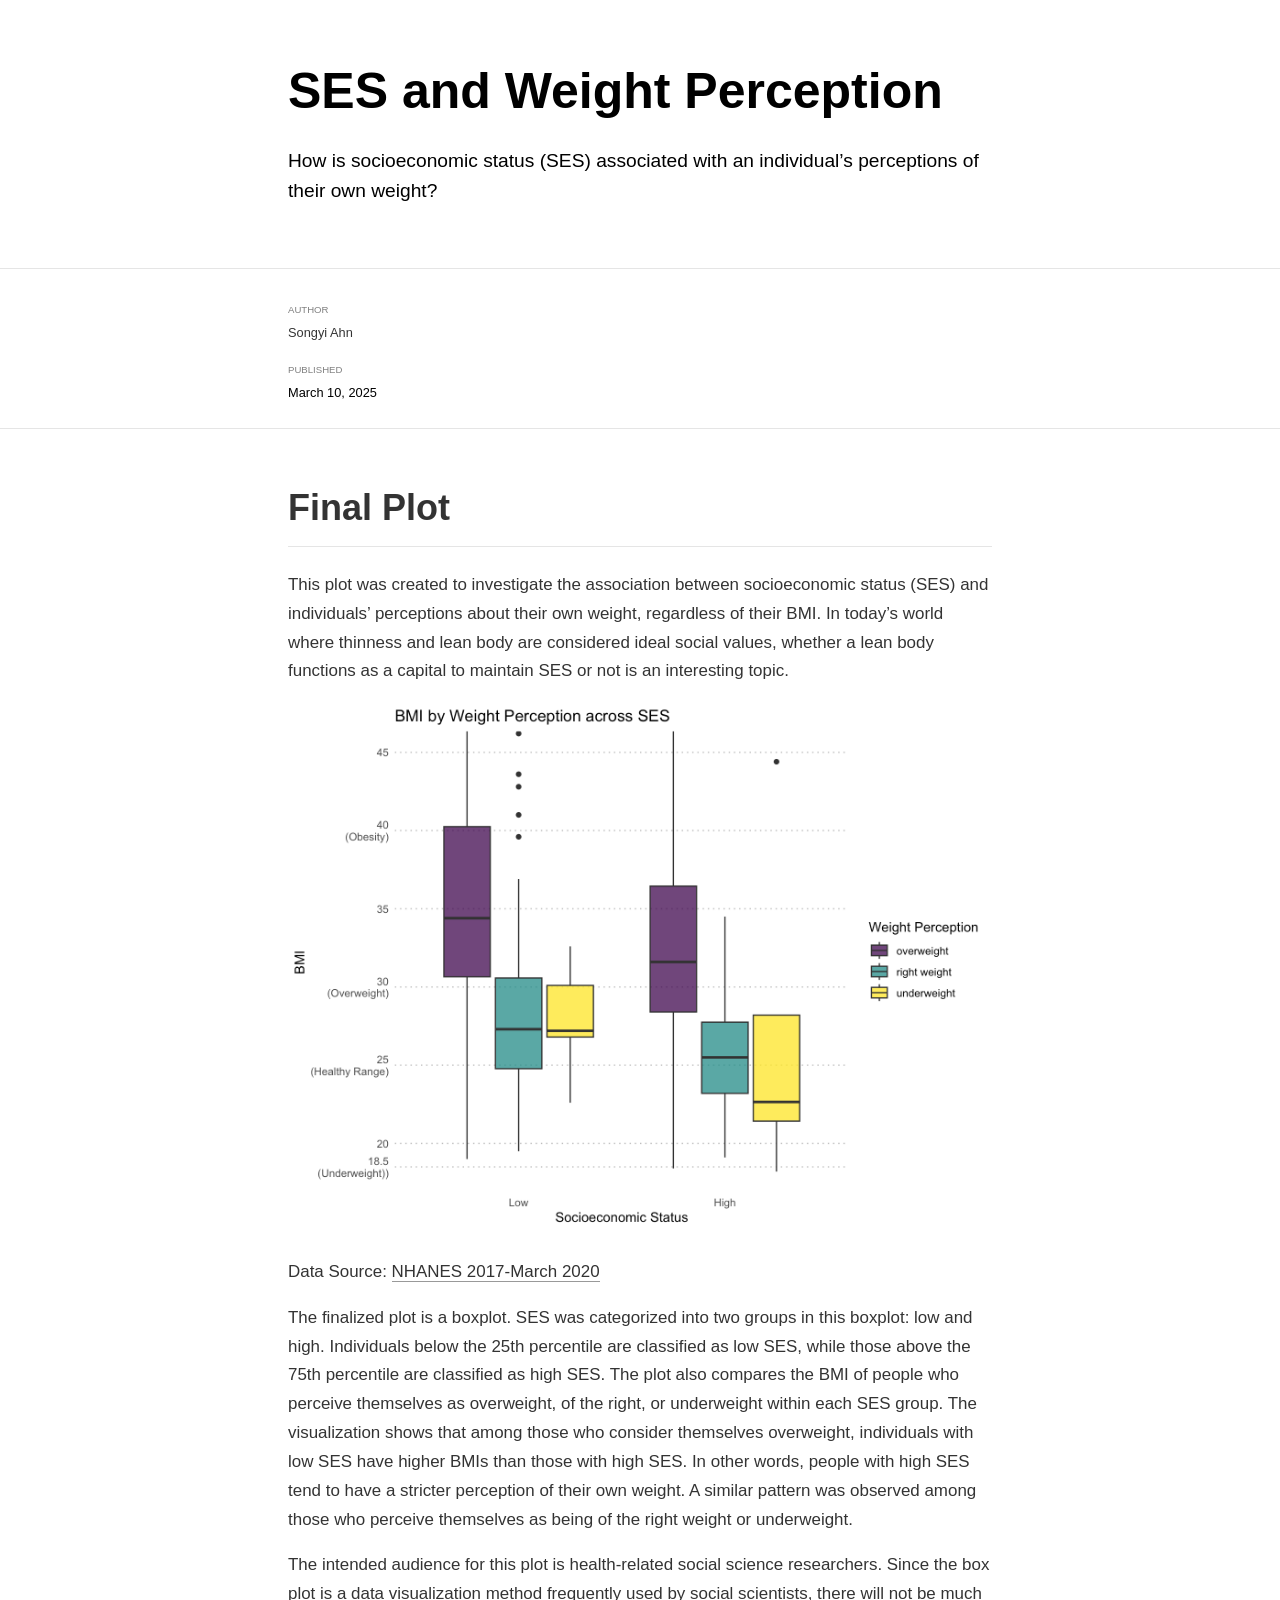
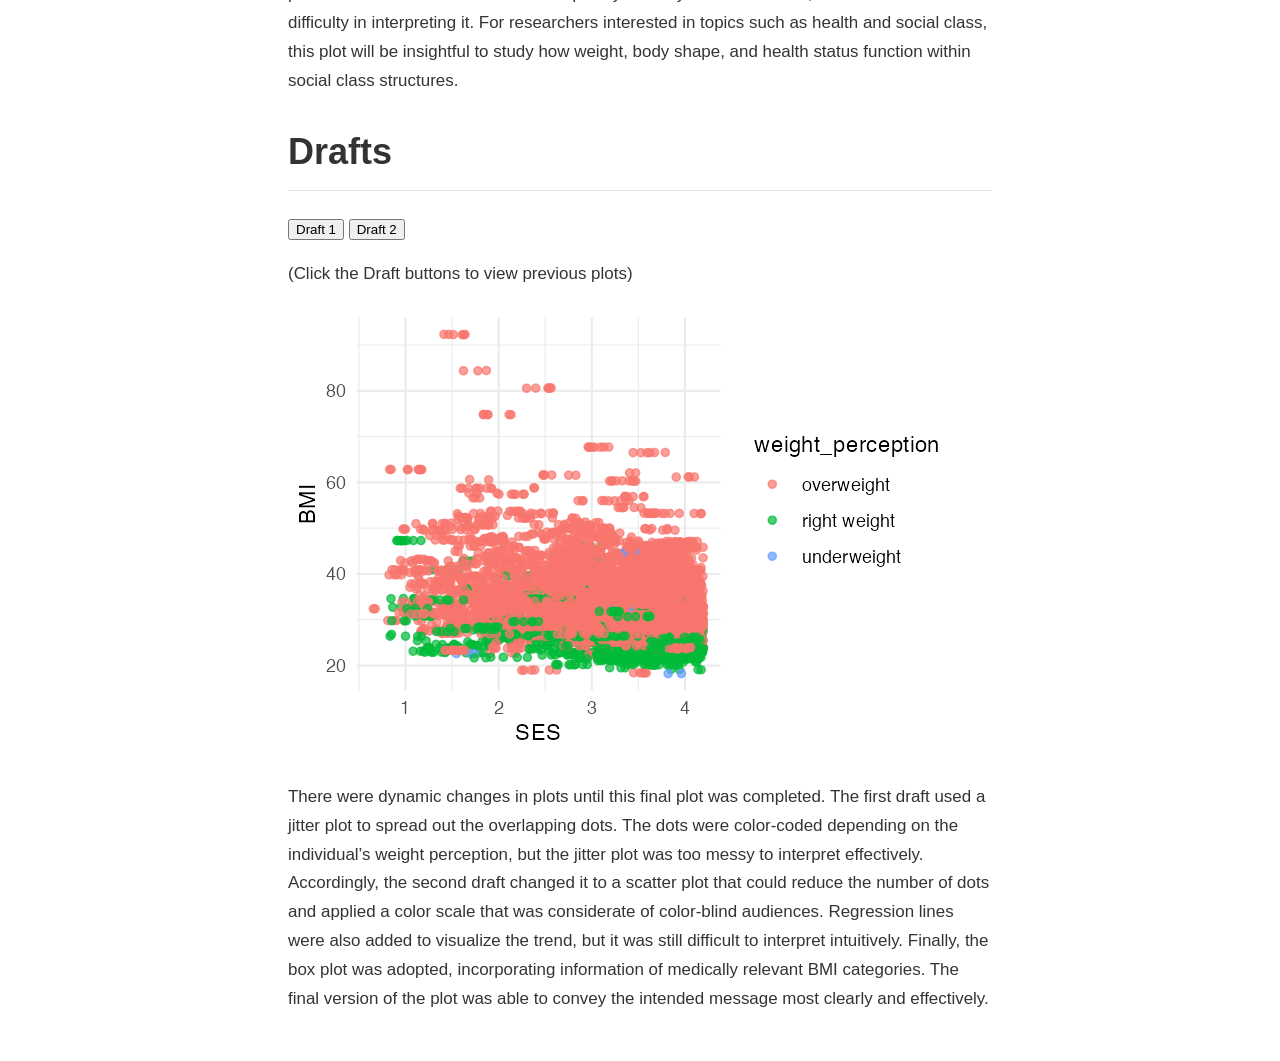
<file: _posts/2025-03-07-ses-and-weight-perception/ses-and-weight-perception.html>
<!DOCTYPE html>

<html xmlns="http://www.w3.org/1999/xhtml" lang="" xml:lang="">

<head>
  <meta charset="utf-8"/>
  <meta name="viewport" content="width=device-width, initial-scale=1"/>
  <meta http-equiv="X-UA-Compatible" content="IE=Edge,chrome=1"/>
  <meta name="generator" content="distill" />

  <style type="text/css">
  /* Hide doc at startup (prevent jankiness while JS renders/transforms) */
  body {
    visibility: hidden;
  }
  </style>

 <!--radix_placeholder_import_source-->
 <!--/radix_placeholder_import_source-->

<style type="text/css">code{white-space: pre;}</style>
<style type="text/css" data-origin="pandoc">
pre > code.sourceCode { white-space: pre; position: relative; }
pre > code.sourceCode > span { line-height: 1.25; }
pre > code.sourceCode > span:empty { height: 1.2em; }
.sourceCode { overflow: visible; }
code.sourceCode > span { color: inherit; text-decoration: inherit; }
div.sourceCode { margin: 1em 0; }
pre.sourceCode { margin: 0; }
@media screen {
div.sourceCode { overflow: auto; }
}
@media print {
pre > code.sourceCode { white-space: pre-wrap; }
pre > code.sourceCode > span { display: inline-block; text-indent: -5em; padding-left: 5em; }
}
pre.numberSource code
  { counter-reset: source-line 0; }
pre.numberSource code > span
  { position: relative; left: -4em; counter-increment: source-line; }
pre.numberSource code > span > a:first-child::before
  { content: counter(source-line);
    position: relative; left: -1em; text-align: right; vertical-align: baseline;
    border: none; display: inline-block;
    -webkit-touch-callout: none; -webkit-user-select: none;
    -khtml-user-select: none; -moz-user-select: none;
    -ms-user-select: none; user-select: none;
    padding: 0 4px; width: 4em;
    color: #aaaaaa;
  }
pre.numberSource { margin-left: 3em; border-left: 1px solid #aaaaaa;  padding-left: 4px; }
div.sourceCode
  { color: #00769e; background-color: #f1f3f5; }
@media screen {
pre > code.sourceCode > span > a:first-child::before { text-decoration: underline; }
}
code span { color: #00769e; } /* Normal */
code span.al { color: #ad0000; } /* Alert */
code span.an { color: #5e5e5e; } /* Annotation */
code span.at { color: #657422; } /* Attribute */
code span.bn { color: #ad0000; } /* BaseN */
code span.bu { } /* BuiltIn */
code span.cf { color: #00769e; } /* ControlFlow */
code span.ch { color: #20794d; } /* Char */
code span.cn { color: #8f5902; } /* Constant */
code span.co { color: #5e5e5e; } /* Comment */
code span.cv { color: #5e5e5e; font-style: italic; } /* CommentVar */
code span.do { color: #5e5e5e; font-style: italic; } /* Documentation */
code span.dt { color: #ad0000; } /* DataType */
code span.dv { color: #ad0000; } /* DecVal */
code span.er { color: #ad0000; } /* Error */
code span.ex { } /* Extension */
code span.fl { color: #ad0000; } /* Float */
code span.fu { color: #4758ab; } /* Function */
code span.im { } /* Import */
code span.in { color: #5e5e5e; } /* Information */
code span.kw { color: #00769e; } /* Keyword */
code span.op { color: #5e5e5e; } /* Operator */
code span.ot { color: #00769e; } /* Other */
code span.pp { color: #ad0000; } /* Preprocessor */
code span.sc { color: #5e5e5e; } /* SpecialChar */
code span.ss { color: #20794d; } /* SpecialString */
code span.st { color: #20794d; } /* String */
code span.va { color: #111111; } /* Variable */
code span.vs { color: #20794d; } /* VerbatimString */
code span.wa { color: #5e5e5e; font-style: italic; } /* Warning */
</style>


  <!--radix_placeholder_meta_tags-->
  <title>SES and Weight Perception</title>

  <meta property="description" itemprop="description" content="How is socioeconomic status (SES) associated with an individual&#39;s perceptions of their own weight?"/>


  <!--  https://schema.org/Article -->
  <meta property="article:published" itemprop="datePublished" content="2025-03-10"/>
  <meta property="article:created" itemprop="dateCreated" content="2025-03-10"/>
  <meta name="article:author" content="Songyi Ahn"/>

  <!--  https://developers.facebook.com/docs/sharing/webmasters#markup -->
  <meta property="og:title" content="SES and Weight Perception"/>
  <meta property="og:type" content="article"/>
  <meta property="og:description" content="How is socioeconomic status (SES) associated with an individual&#39;s perceptions of their own weight?"/>
  <meta property="og:locale" content="en_US"/>

  <!--  https://dev.twitter.com/cards/types/summary -->
  <meta property="twitter:card" content="summary"/>
  <meta property="twitter:title" content="SES and Weight Perception"/>
  <meta property="twitter:description" content="How is socioeconomic status (SES) associated with an individual&#39;s perceptions of their own weight?"/>

  <!--/radix_placeholder_meta_tags-->
  <!--radix_placeholder_rmarkdown_metadata-->

  <script type="text/json" id="radix-rmarkdown-metadata">
  {"type":"list","attributes":{"names":{"type":"character","attributes":{},"value":["title","description","author","date","output"]}},"value":[{"type":"character","attributes":{},"value":["SES and Weight Perception"]},{"type":"character","attributes":{},"value":["How is socioeconomic status (SES) associated with an individual's perceptions of their own weight?\n"]},{"type":"list","attributes":{},"value":[{"type":"list","attributes":{"names":{"type":"character","attributes":{},"value":["name"]}},"value":[{"type":"character","attributes":{},"value":["Songyi Ahn"]}]}]},{"type":"character","attributes":{},"value":["2025-03-10"]},{"type":"list","attributes":{"names":{"type":"character","attributes":{},"value":["distill::distill_article"]}},"value":[{"type":"list","attributes":{"names":{"type":"character","attributes":{},"value":["self_contained"]}},"value":[{"type":"logical","attributes":{},"value":[false]}]}]}]}
  </script>
  <!--/radix_placeholder_rmarkdown_metadata-->
  
  <script type="text/json" id="radix-resource-manifest">
  {"type":"character","attributes":{},"value":["plot11.png","plot12.png","ses-and-weight-perception_files/anchor-4.2.2/anchor.min.js","ses-and-weight-perception_files/bowser-1.9.3/bowser.min.js","ses-and-weight-perception_files/distill-2.2.21/template.v2.js","ses-and-weight-perception_files/figure-html5/unnamed-chunk-3-1.png","ses-and-weight-perception_files/figure-html5/unnamed-chunk-4-1.png","ses-and-weight-perception_files/figure-html5/unnamed-chunk-5-1.png","ses-and-weight-perception_files/header-attrs-2.29/header-attrs.js","ses-and-weight-perception_files/jquery-3.6.0/jquery-3.6.0.js","ses-and-weight-perception_files/jquery-3.6.0/jquery-3.6.0.min.js","ses-and-weight-perception_files/jquery-3.6.0/jquery-3.6.0.min.map","ses-and-weight-perception_files/popper-2.6.0/popper.min.js","ses-and-weight-perception_files/tippy-6.2.7/tippy-bundle.umd.min.js","ses-and-weight-perception_files/tippy-6.2.7/tippy-light-border.css","ses-and-weight-perception_files/tippy-6.2.7/tippy.css","ses-and-weight-perception_files/tippy-6.2.7/tippy.umd.min.js","ses-and-weight-perception_files/webcomponents-2.0.0/webcomponents.js"]}
  </script>
  <!--radix_placeholder_navigation_in_header-->
  <!--/radix_placeholder_navigation_in_header-->
  <!--radix_placeholder_distill-->

  <style type="text/css">

  body {
    background-color: white;
  }

  .pandoc-table {
    width: 100%;
  }

  .pandoc-table>caption {
    margin-bottom: 10px;
  }

  .pandoc-table th:not([align]) {
    text-align: left;
  }

  .pagedtable-footer {
    font-size: 15px;
  }

  d-byline .byline {
    grid-template-columns: 2fr 2fr;
  }

  d-byline .byline h3 {
    margin-block-start: 1.5em;
  }

  d-byline .byline .authors-affiliations h3 {
    margin-block-start: 0.5em;
  }

  .authors-affiliations .orcid-id {
    width: 16px;
    height:16px;
    margin-left: 4px;
    margin-right: 4px;
    vertical-align: middle;
    padding-bottom: 2px;
  }

  d-title .dt-tags {
    margin-top: 1em;
    grid-column: text;
  }

  .dt-tags .dt-tag {
    text-decoration: none;
    display: inline-block;
    color: rgba(0,0,0,0.6);
    padding: 0em 0.4em;
    margin-right: 0.5em;
    margin-bottom: 0.4em;
    font-size: 70%;
    border: 1px solid rgba(0,0,0,0.2);
    border-radius: 3px;
    text-transform: uppercase;
    font-weight: 500;
  }

  d-article table.gt_table td,
  d-article table.gt_table th {
    border-bottom: none;
    font-size: 100%;
  }

  .html-widget {
    margin-bottom: 2.0em;
  }

  .l-screen-inset {
    padding-right: 16px;
  }

  .l-screen .caption {
    margin-left: 10px;
  }

  .shaded {
    background: rgb(247, 247, 247);
    padding-top: 20px;
    padding-bottom: 20px;
    border-top: 1px solid rgba(0, 0, 0, 0.1);
    border-bottom: 1px solid rgba(0, 0, 0, 0.1);
  }

  .shaded .html-widget {
    margin-bottom: 0;
    border: 1px solid rgba(0, 0, 0, 0.1);
  }

  .shaded .shaded-content {
    background: white;
  }

  .text-output {
    margin-top: 0;
    line-height: 1.5em;
  }

  .hidden {
    display: none !important;
  }

  hr.section-separator {
    border: none;
    border-top: 1px solid rgba(0, 0, 0, 0.1);
    margin: 0px;
  }


  d-byline {
    border-top: none;
  }

  d-article {
    padding-top: 2.5rem;
    padding-bottom: 30px;
    border-top: none;
  }

  d-appendix {
    padding-top: 30px;
  }

  d-article>p>img {
    width: 100%;
  }

  d-article h2 {
    margin: 1rem 0 1.5rem 0;
  }

  d-article h3 {
    margin-top: 1.5rem;
  }

  d-article iframe {
    border: 1px solid rgba(0, 0, 0, 0.1);
    margin-bottom: 2.0em;
    width: 100%;
  }

  /* Tweak code blocks */

  d-article div.sourceCode code,
  d-article pre code {
    font-family: Consolas, Monaco, 'Andale Mono', 'Ubuntu Mono', monospace;
  }

  d-article pre,
  d-article div.sourceCode,
  d-article div.sourceCode pre {
    overflow: auto;
  }

  d-article div.sourceCode {
    background-color: white;
  }

  d-article div.sourceCode pre {
    padding-left: 10px;
    font-size: 12px;
    border-left: 2px solid rgba(0,0,0,0.1);
  }

  d-article pre {
    font-size: 12px;
    color: black;
    background: none;
    margin-top: 0;
    text-align: left;
    white-space: pre;
    word-spacing: normal;
    word-break: normal;
    word-wrap: normal;
    line-height: 1.5;

    -moz-tab-size: 4;
    -o-tab-size: 4;
    tab-size: 4;

    -webkit-hyphens: none;
    -moz-hyphens: none;
    -ms-hyphens: none;
    hyphens: none;
  }

  d-article pre a {
    border-bottom: none;
  }

  d-article pre a:hover {
    border-bottom: none;
    text-decoration: underline;
  }

  d-article details {
    grid-column: text;
    margin-bottom: 0.8em;
  }

  @media(min-width: 768px) {

  d-article pre,
  d-article div.sourceCode,
  d-article div.sourceCode pre {
    overflow: visible !important;
  }

  d-article div.sourceCode pre {
    padding-left: 18px;
    font-size: 14px;
  }

  /* tweak for Pandoc numbered line within distill */
  d-article pre.numberSource code > span {
      left: -2em;
  }

  d-article pre {
    font-size: 14px;
  }

  }

  figure img.external {
    background: white;
    border: 1px solid rgba(0, 0, 0, 0.1);
    box-shadow: 0 1px 8px rgba(0, 0, 0, 0.1);
    padding: 18px;
    box-sizing: border-box;
  }

  /* CSS for d-contents */

  .d-contents {
    grid-column: text;
    color: rgba(0,0,0,0.8);
    font-size: 0.9em;
    padding-bottom: 1em;
    margin-bottom: 1em;
    padding-bottom: 0.5em;
    margin-bottom: 1em;
    padding-left: 0.25em;
    justify-self: start;
  }

  @media(min-width: 1000px) {
    .d-contents.d-contents-float {
      height: 0;
      grid-column-start: 1;
      grid-column-end: 4;
      justify-self: center;
      padding-right: 3em;
      padding-left: 2em;
    }
  }

  .d-contents nav h3 {
    font-size: 18px;
    margin-top: 0;
    margin-bottom: 1em;
  }

  .d-contents li {
    list-style-type: none
  }

  .d-contents nav > ul {
    padding-left: 0;
  }

  .d-contents ul {
    padding-left: 1em
  }

  .d-contents nav ul li {
    margin-top: 0.6em;
    margin-bottom: 0.2em;
  }

  .d-contents nav a {
    font-size: 13px;
    border-bottom: none;
    text-decoration: none
    color: rgba(0, 0, 0, 0.8);
  }

  .d-contents nav a:hover {
    text-decoration: underline solid rgba(0, 0, 0, 0.6)
  }

  .d-contents nav > ul > li > a {
    font-weight: 600;
  }

  .d-contents nav > ul > li > ul {
    font-weight: inherit;
  }

  .d-contents nav > ul > li > ul > li {
    margin-top: 0.2em;
  }


  .d-contents nav ul {
    margin-top: 0;
    margin-bottom: 0.25em;
  }

  .d-article-with-toc h2:nth-child(2) {
    margin-top: 0;
  }


  /* Figure */

  .figure {
    position: relative;
    margin-bottom: 2.5em;
    margin-top: 1.5em;
  }

  .figure .caption {
    color: rgba(0, 0, 0, 0.6);
    font-size: 12px;
    line-height: 1.5em;
  }

  .figure img.external {
    background: white;
    border: 1px solid rgba(0, 0, 0, 0.1);
    box-shadow: 0 1px 8px rgba(0, 0, 0, 0.1);
    padding: 18px;
    box-sizing: border-box;
  }

  .figure .caption a {
    color: rgba(0, 0, 0, 0.6);
  }

  .figure .caption b,
  .figure .caption strong, {
    font-weight: 600;
    color: rgba(0, 0, 0, 1.0);
  }

  /* Citations */

  d-article .citation {
    color: inherit;
    cursor: inherit;
  }

  div.hanging-indent{
    margin-left: 1em; text-indent: -1em;
  }

  /* Citation hover box */

  .tippy-box[data-theme~=light-border] {
    background-color: rgba(250, 250, 250, 0.95);
  }

  .tippy-content > p {
    margin-bottom: 0;
    padding: 2px;
  }


  /* Tweak 1000px media break to show more text */

  @media(min-width: 1000px) {
    .base-grid,
    distill-header,
    d-title,
    d-abstract,
    d-article,
    d-appendix,
    distill-appendix,
    d-byline,
    d-footnote-list,
    d-citation-list,
    distill-footer {
      grid-template-columns: [screen-start] 1fr [page-start kicker-start] 80px [middle-start] 50px [text-start kicker-end] 65px 65px 65px 65px 65px 65px 65px 65px [text-end gutter-start] 65px [middle-end] 65px [page-end gutter-end] 1fr [screen-end];
      grid-column-gap: 16px;
    }

    .grid {
      grid-column-gap: 16px;
    }

    d-article {
      font-size: 1.06rem;
      line-height: 1.7em;
    }
    figure .caption, .figure .caption, figure figcaption {
      font-size: 13px;
    }
  }

  @media(min-width: 1180px) {
    .base-grid,
    distill-header,
    d-title,
    d-abstract,
    d-article,
    d-appendix,
    distill-appendix,
    d-byline,
    d-footnote-list,
    d-citation-list,
    distill-footer {
      grid-template-columns: [screen-start] 1fr [page-start kicker-start] 60px [middle-start] 60px [text-start kicker-end] 60px 60px 60px 60px 60px 60px 60px 60px [text-end gutter-start] 60px [middle-end] 60px [page-end gutter-end] 1fr [screen-end];
      grid-column-gap: 32px;
    }

    .grid {
      grid-column-gap: 32px;
    }
  }


  /* Get the citation styles for the appendix (not auto-injected on render since
     we do our own rendering of the citation appendix) */

  d-appendix .citation-appendix,
  .d-appendix .citation-appendix {
    font-size: 11px;
    line-height: 15px;
    border-left: 1px solid rgba(0, 0, 0, 0.1);
    padding-left: 18px;
    border: 1px solid rgba(0,0,0,0.1);
    background: rgba(0, 0, 0, 0.02);
    padding: 10px 18px;
    border-radius: 3px;
    color: rgba(150, 150, 150, 1);
    overflow: hidden;
    margin-top: -12px;
    white-space: pre-wrap;
    word-wrap: break-word;
  }

  /* Include appendix styles here so they can be overridden */

  d-appendix {
    contain: layout style;
    font-size: 0.8em;
    line-height: 1.7em;
    margin-top: 60px;
    margin-bottom: 0;
    border-top: 1px solid rgba(0, 0, 0, 0.1);
    color: rgba(0,0,0,0.5);
    padding-top: 60px;
    padding-bottom: 48px;
  }

  d-appendix h3 {
    grid-column: page-start / text-start;
    font-size: 15px;
    font-weight: 500;
    margin-top: 1em;
    margin-bottom: 0;
    color: rgba(0,0,0,0.65);
  }

  d-appendix h3 + * {
    margin-top: 1em;
  }

  d-appendix ol {
    padding: 0 0 0 15px;
  }

  @media (min-width: 768px) {
    d-appendix ol {
      padding: 0 0 0 30px;
      margin-left: -30px;
    }
  }

  d-appendix li {
    margin-bottom: 1em;
  }

  d-appendix a {
    color: rgba(0, 0, 0, 0.6);
  }

  d-appendix > * {
    grid-column: text;
  }

  d-appendix > d-footnote-list,
  d-appendix > d-citation-list,
  d-appendix > distill-appendix {
    grid-column: screen;
  }

  /* Include footnote styles here so they can be overridden */

  d-footnote-list {
    contain: layout style;
  }

  d-footnote-list > * {
    grid-column: text;
  }

  d-footnote-list a.footnote-backlink {
    color: rgba(0,0,0,0.3);
    padding-left: 0.5em;
  }



  /* Anchor.js */

  .anchorjs-link {
    /*transition: all .25s linear; */
    text-decoration: none;
    border-bottom: none;
  }
  *:hover > .anchorjs-link {
    margin-left: -1.125em !important;
    text-decoration: none;
    border-bottom: none;
  }

  /* Social footer */

  .social_footer {
    margin-top: 30px;
    margin-bottom: 0;
    color: rgba(0,0,0,0.67);
  }

  .disqus-comments {
    margin-right: 30px;
  }

  .disqus-comment-count {
    border-bottom: 1px solid rgba(0, 0, 0, 0.4);
    cursor: pointer;
  }

  #disqus_thread {
    margin-top: 30px;
  }

  .article-sharing a {
    border-bottom: none;
    margin-right: 8px;
  }

  .article-sharing a:hover {
    border-bottom: none;
  }

  .sidebar-section.subscribe {
    font-size: 12px;
    line-height: 1.6em;
  }

  .subscribe p {
    margin-bottom: 0.5em;
  }


  .article-footer .subscribe {
    font-size: 15px;
    margin-top: 45px;
  }


  .sidebar-section.custom {
    font-size: 12px;
    line-height: 1.6em;
  }

  .custom p {
    margin-bottom: 0.5em;
  }

  /* Styles for listing layout (hide title) */
  .layout-listing d-title, .layout-listing .d-title {
    display: none;
  }

  /* Styles for posts lists (not auto-injected) */


  .posts-with-sidebar {
    padding-left: 45px;
    padding-right: 45px;
  }

  .posts-list .description h2,
  .posts-list .description p {
    font-family: -apple-system, BlinkMacSystemFont, "Segoe UI", Roboto, Oxygen, Ubuntu, Cantarell, "Fira Sans", "Droid Sans", "Helvetica Neue", Arial, sans-serif;
  }

  .posts-list .description h2 {
    font-weight: 700;
    border-bottom: none;
    padding-bottom: 0;
  }

  .posts-list h2.post-tag {
    border-bottom: 1px solid rgba(0, 0, 0, 0.2);
    padding-bottom: 12px;
  }
  .posts-list {
    margin-top: 60px;
    margin-bottom: 24px;
  }

  .posts-list .post-preview {
    text-decoration: none;
    overflow: hidden;
    display: block;
    border-bottom: 1px solid rgba(0, 0, 0, 0.1);
    padding: 24px 0;
  }

  .post-preview-last {
    border-bottom: none !important;
  }

  .posts-list .posts-list-caption {
    grid-column: screen;
    font-weight: 400;
  }

  .posts-list .post-preview h2 {
    margin: 0 0 6px 0;
    line-height: 1.2em;
    font-style: normal;
    font-size: 24px;
  }

  .posts-list .post-preview p {
    margin: 0 0 12px 0;
    line-height: 1.4em;
    font-size: 16px;
  }

  .posts-list .post-preview .thumbnail {
    box-sizing: border-box;
    margin-bottom: 24px;
    position: relative;
    max-width: 500px;
  }
  .posts-list .post-preview img {
    width: 100%;
    display: block;
  }

  .posts-list .metadata {
    font-size: 12px;
    line-height: 1.4em;
    margin-bottom: 18px;
  }

  .posts-list .metadata > * {
    display: inline-block;
  }

  .posts-list .metadata .publishedDate {
    margin-right: 2em;
  }

  .posts-list .metadata .dt-authors {
    display: block;
    margin-top: 0.3em;
    margin-right: 2em;
  }

  .posts-list .dt-tags {
    display: block;
    line-height: 1em;
  }

  .posts-list .dt-tags .dt-tag {
    display: inline-block;
    color: rgba(0,0,0,0.6);
    padding: 0.3em 0.4em;
    margin-right: 0.2em;
    margin-bottom: 0.4em;
    font-size: 60%;
    border: 1px solid rgba(0,0,0,0.2);
    border-radius: 3px;
    text-transform: uppercase;
    font-weight: 500;
  }

  .posts-list img {
    opacity: 1;
  }

  .posts-list img[data-src] {
    opacity: 0;
  }

  .posts-more {
    clear: both;
  }


  .posts-sidebar {
    font-size: 16px;
  }

  .posts-sidebar h3 {
    font-size: 16px;
    margin-top: 0;
    margin-bottom: 0.5em;
    font-weight: 400;
    text-transform: uppercase;
  }

  .sidebar-section {
    margin-bottom: 30px;
  }

  .categories ul {
    list-style-type: none;
    margin: 0;
    padding: 0;
  }

  .categories li {
    color: rgba(0, 0, 0, 0.8);
    margin-bottom: 0;
  }

  .categories li>a {
    border-bottom: none;
  }

  .categories li>a:hover {
    border-bottom: 1px solid rgba(0, 0, 0, 0.4);
  }

  .categories .active {
    font-weight: 600;
  }

  .categories .category-count {
    color: rgba(0, 0, 0, 0.4);
  }


  @media(min-width: 768px) {
    .posts-list .post-preview h2 {
      font-size: 26px;
    }
    .posts-list .post-preview .thumbnail {
      float: right;
      width: 30%;
      margin-bottom: 0;
    }
    .posts-list .post-preview .description {
      float: left;
      width: 45%;
    }
    .posts-list .post-preview .metadata {
      float: left;
      width: 20%;
      margin-top: 8px;
    }
    .posts-list .post-preview p {
      margin: 0 0 12px 0;
      line-height: 1.5em;
      font-size: 16px;
    }
    .posts-with-sidebar .posts-list {
      float: left;
      width: 75%;
    }
    .posts-with-sidebar .posts-sidebar {
      float: right;
      width: 20%;
      margin-top: 60px;
      padding-top: 24px;
      padding-bottom: 24px;
    }
  }


  /* Improve display for browsers without grid (IE/Edge <= 15) */

  .downlevel {
    line-height: 1.6em;
    font-family: -apple-system, BlinkMacSystemFont, "Segoe UI", Roboto, Oxygen, Ubuntu, Cantarell, "Fira Sans", "Droid Sans", "Helvetica Neue", Arial, sans-serif;
    margin: 0;
  }

  .downlevel .d-title {
    padding-top: 6rem;
    padding-bottom: 1.5rem;
  }

  .downlevel .d-title h1 {
    font-size: 50px;
    font-weight: 700;
    line-height: 1.1em;
    margin: 0 0 0.5rem;
  }

  .downlevel .d-title p {
    font-weight: 300;
    font-size: 1.2rem;
    line-height: 1.55em;
    margin-top: 0;
  }

  .downlevel .d-byline {
    padding-top: 0.8em;
    padding-bottom: 0.8em;
    font-size: 0.8rem;
    line-height: 1.8em;
  }

  .downlevel .section-separator {
    border: none;
    border-top: 1px solid rgba(0, 0, 0, 0.1);
  }

  .downlevel .d-article {
    font-size: 1.06rem;
    line-height: 1.7em;
    padding-top: 1rem;
    padding-bottom: 2rem;
  }


  .downlevel .d-appendix {
    padding-left: 0;
    padding-right: 0;
    max-width: none;
    font-size: 0.8em;
    line-height: 1.7em;
    margin-bottom: 0;
    color: rgba(0,0,0,0.5);
    padding-top: 40px;
    padding-bottom: 48px;
  }

  .downlevel .footnotes ol {
    padding-left: 13px;
  }

  .downlevel .base-grid,
  .downlevel .distill-header,
  .downlevel .d-title,
  .downlevel .d-abstract,
  .downlevel .d-article,
  .downlevel .d-appendix,
  .downlevel .distill-appendix,
  .downlevel .d-byline,
  .downlevel .d-footnote-list,
  .downlevel .d-citation-list,
  .downlevel .distill-footer,
  .downlevel .appendix-bottom,
  .downlevel .posts-container {
    padding-left: 40px;
    padding-right: 40px;
  }

  @media(min-width: 768px) {
    .downlevel .base-grid,
    .downlevel .distill-header,
    .downlevel .d-title,
    .downlevel .d-abstract,
    .downlevel .d-article,
    .downlevel .d-appendix,
    .downlevel .distill-appendix,
    .downlevel .d-byline,
    .downlevel .d-footnote-list,
    .downlevel .d-citation-list,
    .downlevel .distill-footer,
    .downlevel .appendix-bottom,
    .downlevel .posts-container {
    padding-left: 150px;
    padding-right: 150px;
    max-width: 900px;
  }
  }

  .downlevel pre code {
    display: block;
    border-left: 2px solid rgba(0, 0, 0, .1);
    padding: 0 0 0 20px;
    font-size: 14px;
  }

  .downlevel code, .downlevel pre {
    color: black;
    background: none;
    font-family: Consolas, Monaco, 'Andale Mono', 'Ubuntu Mono', monospace;
    text-align: left;
    white-space: pre;
    word-spacing: normal;
    word-break: normal;
    word-wrap: normal;
    line-height: 1.5;

    -moz-tab-size: 4;
    -o-tab-size: 4;
    tab-size: 4;

    -webkit-hyphens: none;
    -moz-hyphens: none;
    -ms-hyphens: none;
    hyphens: none;
  }

  .downlevel .posts-list .post-preview {
    color: inherit;
  }



  </style>

  <script type="application/javascript">

  function is_downlevel_browser() {
    if (bowser.isUnsupportedBrowser({ msie: "12", msedge: "16"},
                                   window.navigator.userAgent)) {
      return true;
    } else {
      return window.load_distill_framework === undefined;
    }
  }

  // show body when load is complete
  function on_load_complete() {

    // add anchors
    if (window.anchors) {
      window.anchors.options.placement = 'left';
      window.anchors.add('d-article > h2, d-article > h3, d-article > h4, d-article > h5');
    }


    // set body to visible
    document.body.style.visibility = 'visible';

    // force redraw for leaflet widgets
    if (window.HTMLWidgets) {
      var maps = window.HTMLWidgets.findAll(".leaflet");
      $.each(maps, function(i, el) {
        var map = this.getMap();
        map.invalidateSize();
        map.eachLayer(function(layer) {
          if (layer instanceof L.TileLayer)
            layer.redraw();
        });
      });
    }

    // trigger 'shown' so htmlwidgets resize
    $('d-article').trigger('shown');
  }

  function init_distill() {

    init_common();

    // create front matter
    var front_matter = $('<d-front-matter></d-front-matter>');
    $('#distill-front-matter').wrap(front_matter);

    // create d-title
    $('.d-title').changeElementType('d-title');

    // separator
    var separator = '<hr class="section-separator" style="clear: both"/>';
    // prepend separator above appendix
    $('.d-byline').before(separator);
    $('.d-article').before(separator);

    // create d-byline
    var byline = $('<d-byline></d-byline>');
    $('.d-byline').replaceWith(byline);

    // create d-article
    var article = $('<d-article></d-article>');
    $('.d-article').wrap(article).children().unwrap();

    // move posts container into article
    $('.posts-container').appendTo($('d-article'));

    // create d-appendix
    $('.d-appendix').changeElementType('d-appendix');

    // flag indicating that we have appendix items
    var appendix = $('.appendix-bottom').children('h3').length > 0;

    // replace footnotes with <d-footnote>
    $('.footnote-ref').each(function(i, val) {
      appendix = true;
      var href = $(this).attr('href');
      var id = href.replace('#', '');
      var fn = $('#' + id);
      var fn_p = $('#' + id + '>p');
      fn_p.find('.footnote-back').remove();
      var text = fn_p.html();
      var dtfn = $('<d-footnote></d-footnote>');
      dtfn.html(text);
      $(this).replaceWith(dtfn);
    });
    // remove footnotes
    $('.footnotes').remove();

    // move refs into #references-listing
    $('#references-listing').replaceWith($('#refs'));

    $('h1.appendix, h2.appendix').each(function(i, val) {
      $(this).changeElementType('h3');
    });
    $('h3.appendix').each(function(i, val) {
      var id = $(this).attr('id');
      $('.d-contents a[href="#' + id + '"]').parent().remove();
      appendix = true;
      $(this).nextUntil($('h1, h2, h3')).addBack().appendTo($('d-appendix'));
    });

    // show d-appendix if we have appendix content
    $("d-appendix").css('display', appendix ? 'grid' : 'none');

    // localize layout chunks to just output
    $('.layout-chunk').each(function(i, val) {

      // capture layout
      var layout = $(this).attr('data-layout');

      // apply layout to markdown level block elements
      var elements = $(this).children().not('details, div.sourceCode, pre, script');
      elements.each(function(i, el) {
        var layout_div = $('<div class="' + layout + '"></div>');
        if (layout_div.hasClass('shaded')) {
          var shaded_content = $('<div class="shaded-content"></div>');
          $(this).wrap(shaded_content);
          $(this).parent().wrap(layout_div);
        } else {
          $(this).wrap(layout_div);
        }
      });


      // unwrap the layout-chunk div
      $(this).children().unwrap();
    });

    // remove code block used to force  highlighting css
    $('.distill-force-highlighting-css').parent().remove();

    // remove empty line numbers inserted by pandoc when using a
    // custom syntax highlighting theme, except when numbering line
    // in code chunk
    $('pre:not(.numberLines) code.sourceCode a:empty').remove();

    // load distill framework
    load_distill_framework();

    // wait for window.distillRunlevel == 4 to do post processing
    function distill_post_process() {

      if (!window.distillRunlevel || window.distillRunlevel < 4)
        return;

      // hide author/affiliations entirely if we have no authors
      var front_matter = JSON.parse($("#distill-front-matter").html());
      var have_authors = front_matter.authors && front_matter.authors.length > 0;
      if (!have_authors)
        $('d-byline').addClass('hidden');

      // article with toc class
      $('.d-contents').parent().addClass('d-article-with-toc');

      // strip links that point to #
      $('.authors-affiliations').find('a[href="#"]').removeAttr('href');

      // add orcid ids
      $('.authors-affiliations').find('.author').each(function(i, el) {
        var orcid_id = front_matter.authors[i].orcidID;
        var author_name = front_matter.authors[i].author
        if (orcid_id) {
          var a = $('<a></a>');
          a.attr('href', 'https://orcid.org/' + orcid_id);
          var img = $('<img></img>');
          img.addClass('orcid-id');
          img.attr('alt', author_name ? 'ORCID ID for ' + author_name : 'ORCID ID');
          img.attr('src','[data-uri]');
          a.append(img);
          $(this).append(a);
        }
      });

      // hide elements of author/affiliations grid that have no value
      function hide_byline_column(caption) {
        $('d-byline').find('h3:contains("' + caption + '")').parent().css('visibility', 'hidden');
      }

      // affiliations
      var have_affiliations = false;
      for (var i = 0; i<front_matter.authors.length; ++i) {
        var author = front_matter.authors[i];
        if (author.affiliation !== "&nbsp;") {
          have_affiliations = true;
          break;
        }
      }
      if (!have_affiliations)
        $('d-byline').find('h3:contains("Affiliations")').css('visibility', 'hidden');

      // published date
      if (!front_matter.publishedDate)
        hide_byline_column("Published");

      // document object identifier
      var doi = $('d-byline').find('h3:contains("DOI")');
      var doi_p = doi.next().empty();
      if (!front_matter.doi) {
        // if we have a citation and valid citationText then link to that
        if ($('#citation').length > 0 && front_matter.citationText) {
          doi.html('Citation');
          $('<a href="#citation"></a>')
            .text(front_matter.citationText)
            .appendTo(doi_p);
        } else {
          hide_byline_column("DOI");
        }
      } else {
        $('<a></a>')
           .attr('href', "https://doi.org/" + front_matter.doi)
           .html(front_matter.doi)
           .appendTo(doi_p);
      }

       // change plural form of authors/affiliations
      if (front_matter.authors.length === 1) {
        var grid = $('.authors-affiliations');
        grid.children('h3:contains("Authors")').text('Author');
        grid.children('h3:contains("Affiliations")').text('Affiliation');
      }

      // remove d-appendix and d-footnote-list local styles
      $('d-appendix > style:first-child').remove();
      $('d-footnote-list > style:first-child').remove();

      // move appendix-bottom entries to the bottom
      $('.appendix-bottom').appendTo('d-appendix').children().unwrap();
      $('.appendix-bottom').remove();

      // hoverable references
      $('span.citation[data-cites]').each(function() {
        const citeChild = $(this).children()[0]
        // Do not process if @xyz has been used without escaping and without bibliography activated
        // https://github.com/rstudio/distill/issues/466
        if (citeChild === undefined) return true

        if (citeChild.nodeName == "D-FOOTNOTE") {
          var fn = citeChild
          $(this).html(fn.shadowRoot.querySelector("sup"))
          $(this).id = fn.id
          fn.remove()
        }
        var refs = $(this).attr('data-cites').split(" ");
        var refHtml = refs.map(function(ref) {
          // Could use CSS.escape too here, we insure backward compatibility in navigator
          return "<p>" + $('div[id="ref-' + ref + '"]').html() + "</p>";
        }).join("\n");
        window.tippy(this, {
          allowHTML: true,
          content: refHtml,
          maxWidth: 500,
          interactive: true,
          interactiveBorder: 10,
          theme: 'light-border',
          placement: 'bottom-start'
        });
      });

      // fix footnotes in tables (#411)
      // replacing broken distill.pub feature
      $('table d-footnote').each(function() {
        // we replace internal showAtNode methode which is triggered when hovering a footnote
        this.hoverBox.showAtNode = function(node) {
          // ported from https://github.com/distillpub/template/pull/105/files
          calcOffset = function(elem) {
              let x = elem.offsetLeft;
              let y = elem.offsetTop;
              // Traverse upwards until an `absolute` element is found or `elem`
              // becomes null.
              while (elem = elem.offsetParent && elem.style.position != 'absolute') {
                  x += elem.offsetLeft;
                  y += elem.offsetTop;
              }

              return { left: x, top: y };
          }
          // https://developer.mozilla.org/en-US/docs/Web/API/HTMLElement/offsetTop
          const bbox = node.getBoundingClientRect();
          const offset = calcOffset(node);
          this.show([offset.left + bbox.width, offset.top + bbox.height]);
        }
      })

      // clear polling timer
      clearInterval(tid);

      // show body now that everything is ready
      on_load_complete();
    }

    var tid = setInterval(distill_post_process, 50);
    distill_post_process();

  }

  function init_downlevel() {

    init_common();

     // insert hr after d-title
    $('.d-title').after($('<hr class="section-separator"/>'));

    // check if we have authors
    var front_matter = JSON.parse($("#distill-front-matter").html());
    var have_authors = front_matter.authors && front_matter.authors.length > 0;

    // manage byline/border
    if (!have_authors)
      $('.d-byline').remove();
    $('.d-byline').after($('<hr class="section-separator"/>'));
    $('.d-byline a').remove();

    // remove toc
    $('.d-contents').remove();

    // move appendix elements
    $('h1.appendix, h2.appendix').each(function(i, val) {
      $(this).changeElementType('h3');
    });
    $('h3.appendix').each(function(i, val) {
      $(this).nextUntil($('h1, h2, h3')).addBack().appendTo($('.d-appendix'));
    });


    // inject headers into references and footnotes
    var refs_header = $('<h3></h3>');
    refs_header.text('References');
    $('#refs').prepend(refs_header);

    var footnotes_header = $('<h3></h3');
    footnotes_header.text('Footnotes');
    $('.footnotes').children('hr').first().replaceWith(footnotes_header);

    // move appendix-bottom entries to the bottom
    $('.appendix-bottom').appendTo('.d-appendix').children().unwrap();
    $('.appendix-bottom').remove();

    // remove appendix if it's empty
    if ($('.d-appendix').children().length === 0)
      $('.d-appendix').remove();

    // prepend separator above appendix
    $('.d-appendix').before($('<hr class="section-separator" style="clear: both"/>'));

    // trim code
    $('pre>code').each(function(i, val) {
      $(this).html($.trim($(this).html()));
    });

    // move posts-container right before article
    $('.posts-container').insertBefore($('.d-article'));

    $('body').addClass('downlevel');

    on_load_complete();
  }


  function init_common() {

    // jquery plugin to change element types
    (function($) {
      $.fn.changeElementType = function(newType) {
        var attrs = {};

        $.each(this[0].attributes, function(idx, attr) {
          attrs[attr.nodeName] = attr.nodeValue;
        });

        this.replaceWith(function() {
          return $("<" + newType + "/>", attrs).append($(this).contents());
        });
      };
    })(jQuery);

    // prevent underline for linked images
    $('a > img').parent().css({'border-bottom' : 'none'});

    // mark non-body figures created by knitr chunks as 100% width
    $('.layout-chunk').each(function(i, val) {
      var figures = $(this).find('img, .html-widget');
      // ignore leaflet img layers (#106)
      figures = figures.filter(':not(img[class*="leaflet"])')
      if ($(this).attr('data-layout') !== "l-body") {
        figures.css('width', '100%');
      } else {
        figures.css('max-width', '100%');
        figures.filter("[width]").each(function(i, val) {
          var fig = $(this);
          fig.css('width', fig.attr('width') + 'px');
        });

      }
    });

    // auto-append index.html to post-preview links in file: protocol
    // and in rstudio ide preview
    $('.post-preview').each(function(i, val) {
      if (window.location.protocol === "file:")
        $(this).attr('href', $(this).attr('href') + "index.html");
    });

    // get rid of index.html references in header
    if (window.location.protocol !== "file:") {
      $('.distill-site-header a[href]').each(function(i,val) {
        $(this).attr('href', $(this).attr('href').replace(/^index[.]html/, "./"));
      });
    }

    // add class to pandoc style tables
    $('tr.header').parent('thead').parent('table').addClass('pandoc-table');
    $('.kable-table').children('table').addClass('pandoc-table');

    // add figcaption style to table captions
    $('caption').parent('table').addClass("figcaption");

    // initialize posts list
    if (window.init_posts_list)
      window.init_posts_list();

    // implmement disqus comment link
    $('.disqus-comment-count').click(function() {
      window.headroom_prevent_pin = true;
      $('#disqus_thread').toggleClass('hidden');
      if (!$('#disqus_thread').hasClass('hidden')) {
        var offset = $(this).offset();
        $(window).resize();
        $('html, body').animate({
          scrollTop: offset.top - 35
        });
      }
    });
  }

  document.addEventListener('DOMContentLoaded', function() {
    if (is_downlevel_browser())
      init_downlevel();
    else
      window.addEventListener('WebComponentsReady', init_distill);
  });

  </script>

  <!--/radix_placeholder_distill-->
  <script src="ses-and-weight-perception_files/header-attrs-2.29/header-attrs.js"></script>
  <script src="ses-and-weight-perception_files/jquery-3.6.0/jquery-3.6.0.min.js"></script>
  <script src="ses-and-weight-perception_files/popper-2.6.0/popper.min.js"></script>
  <link href="ses-and-weight-perception_files/tippy-6.2.7/tippy.css" rel="stylesheet" />
  <link href="ses-and-weight-perception_files/tippy-6.2.7/tippy-light-border.css" rel="stylesheet" />
  <script src="ses-and-weight-perception_files/tippy-6.2.7/tippy.umd.min.js"></script>
  <script src="ses-and-weight-perception_files/anchor-4.2.2/anchor.min.js"></script>
  <script src="ses-and-weight-perception_files/bowser-1.9.3/bowser.min.js"></script>
  <script src="ses-and-weight-perception_files/webcomponents-2.0.0/webcomponents.js"></script>
  <script src="ses-and-weight-perception_files/distill-2.2.21/template.v2.js"></script>
  <!--radix_placeholder_site_in_header-->
  <!--/radix_placeholder_site_in_header-->


</head>

<body>

<!--radix_placeholder_front_matter-->

<script id="distill-front-matter" type="text/json">
{"title":"SES and Weight Perception","description":"How is socioeconomic status (SES) associated with an individual's perceptions of their own weight?","authors":[{"author":"Songyi Ahn","authorURL":"#","affiliation":"&nbsp;","affiliationURL":"#","orcidID":""}],"publishedDate":"2025-03-10T00:00:00.000-07:00","citationText":"Ahn, 2025"}
</script>

<!--/radix_placeholder_front_matter-->
<!--radix_placeholder_navigation_before_body-->
<!--/radix_placeholder_navigation_before_body-->
<!--radix_placeholder_site_before_body-->
<!--/radix_placeholder_site_before_body-->

<div class="d-title">
<h1>SES and Weight Perception</h1>

<!--radix_placeholder_categories-->
<!--/radix_placeholder_categories-->
<p><p>How is socioeconomic status (SES) associated with an individual’s perceptions of their own weight?</p></p>
</div>

<div class="d-byline">
  
  Songyi Ahn
  
<br/>2025-03-10
</div>

<div class="d-article">
<div class="layout-chunk" data-layout="l-body">

</div>
<div class="layout-chunk" data-layout="l-body">

</div>
<div class="layout-chunk" data-layout="l-body">

</div>
<div class="layout-chunk" data-layout="l-body">

</div>
<h2 id="final-plot">Final Plot</h2>
<p>This plot was created to investigate the association between socioeconomic status (SES) and individuals’ perceptions about their own weight, regardless of their BMI. In today’s world where thinness and lean body are considered ideal social values, whether a lean body functions as a capital to maintain SES or not is an interesting topic.</p>
<div class="layout-chunk" data-layout="l-body">
<p><img src="ses-and-weight-perception_files/figure-html5/unnamed-chunk-5-1.png" width="768" /></p>
</div>
<p>Data Source: <a href="https://wwwn.cdc.gov/nchs/nhanes/continuousnhanes/default.aspx?Cycle=2017-2020">NHANES 2017-March 2020</a></p>
<p>The finalized plot is a boxplot. SES was categorized into two groups in this boxplot: low and high. Individuals below the 25th percentile are classified as low SES, while those above the 75th percentile are classified as high SES. The plot also compares the BMI of people who perceive themselves as overweight, of the right, or underweight within each SES group. The visualization shows that among those who consider themselves overweight, individuals with low SES have higher BMIs than those with high SES. In other words, people with high SES tend to have a stricter perception of their own weight. A similar pattern was observed among those who perceive themselves as being of the right weight or underweight.</p>
<p>The intended audience for this plot is health-related social science researchers. Since the box plot is a data visualization method frequently used by social scientists, there will not be much difficulty in interpreting it. For researchers interested in topics such as health and social class, this plot will be insightful to study how weight, body shape, and health status function within social class structures.</p>
<h2 id="drafts">Drafts</h2>
<div>
<p><button onclick="showPlot('plot11')">Draft 1</button>
<button onclick="showPlot('plot12')">Draft 2</button></p>
</div>
<div>
<p>(Click the Draft buttons to view previous plots)</p>
</div>
<div id="plot-container">
<p><img id="plot11" src="plot11.png">
<img id="plot12" src="plot12.png" style="display:none; width: 100%; height: auto;"></p>
</div>
<script>
  function showPlot(plotId) {
    document.getElementById('plot11').style.display = "none";
    document.getElementById('plot12').style.display = "none";
    document.getElementById(plotId).style.display = "block";
  }
</script>
<p>There were dynamic changes in plots until this final plot was completed. The first draft used a jitter plot to spread out the overlapping dots. The dots were color-coded depending on the individual’s weight perception, but the jitter plot was too messy to interpret effectively. Accordingly, the second draft changed it to a scatter plot that could reduce the number of dots and applied a color scale that was considerate of color-blind audiences. Regression lines were also added to visualize the trend, but it was still difficult to interpret intuitively. Finally, the box plot was adopted, incorporating information of medically relevant BMI categories. The final version of the plot was able to convey the intended message most clearly and effectively.</p>
<div class="sourceCode" id="cb1"><pre class="sourceCode r distill-force-highlighting-css"><code class="sourceCode r"></code></pre></div>
<!--radix_placeholder_article_footer-->
<!--/radix_placeholder_article_footer-->
</div>

<div class="d-appendix">
</div>


<!--radix_placeholder_site_after_body-->
<!--/radix_placeholder_site_after_body-->
<!--radix_placeholder_appendices-->
<div class="appendix-bottom"></div>
<!--/radix_placeholder_appendices-->
<!--radix_placeholder_navigation_after_body-->
<!--/radix_placeholder_navigation_after_body-->

</body>

</html>
</file>
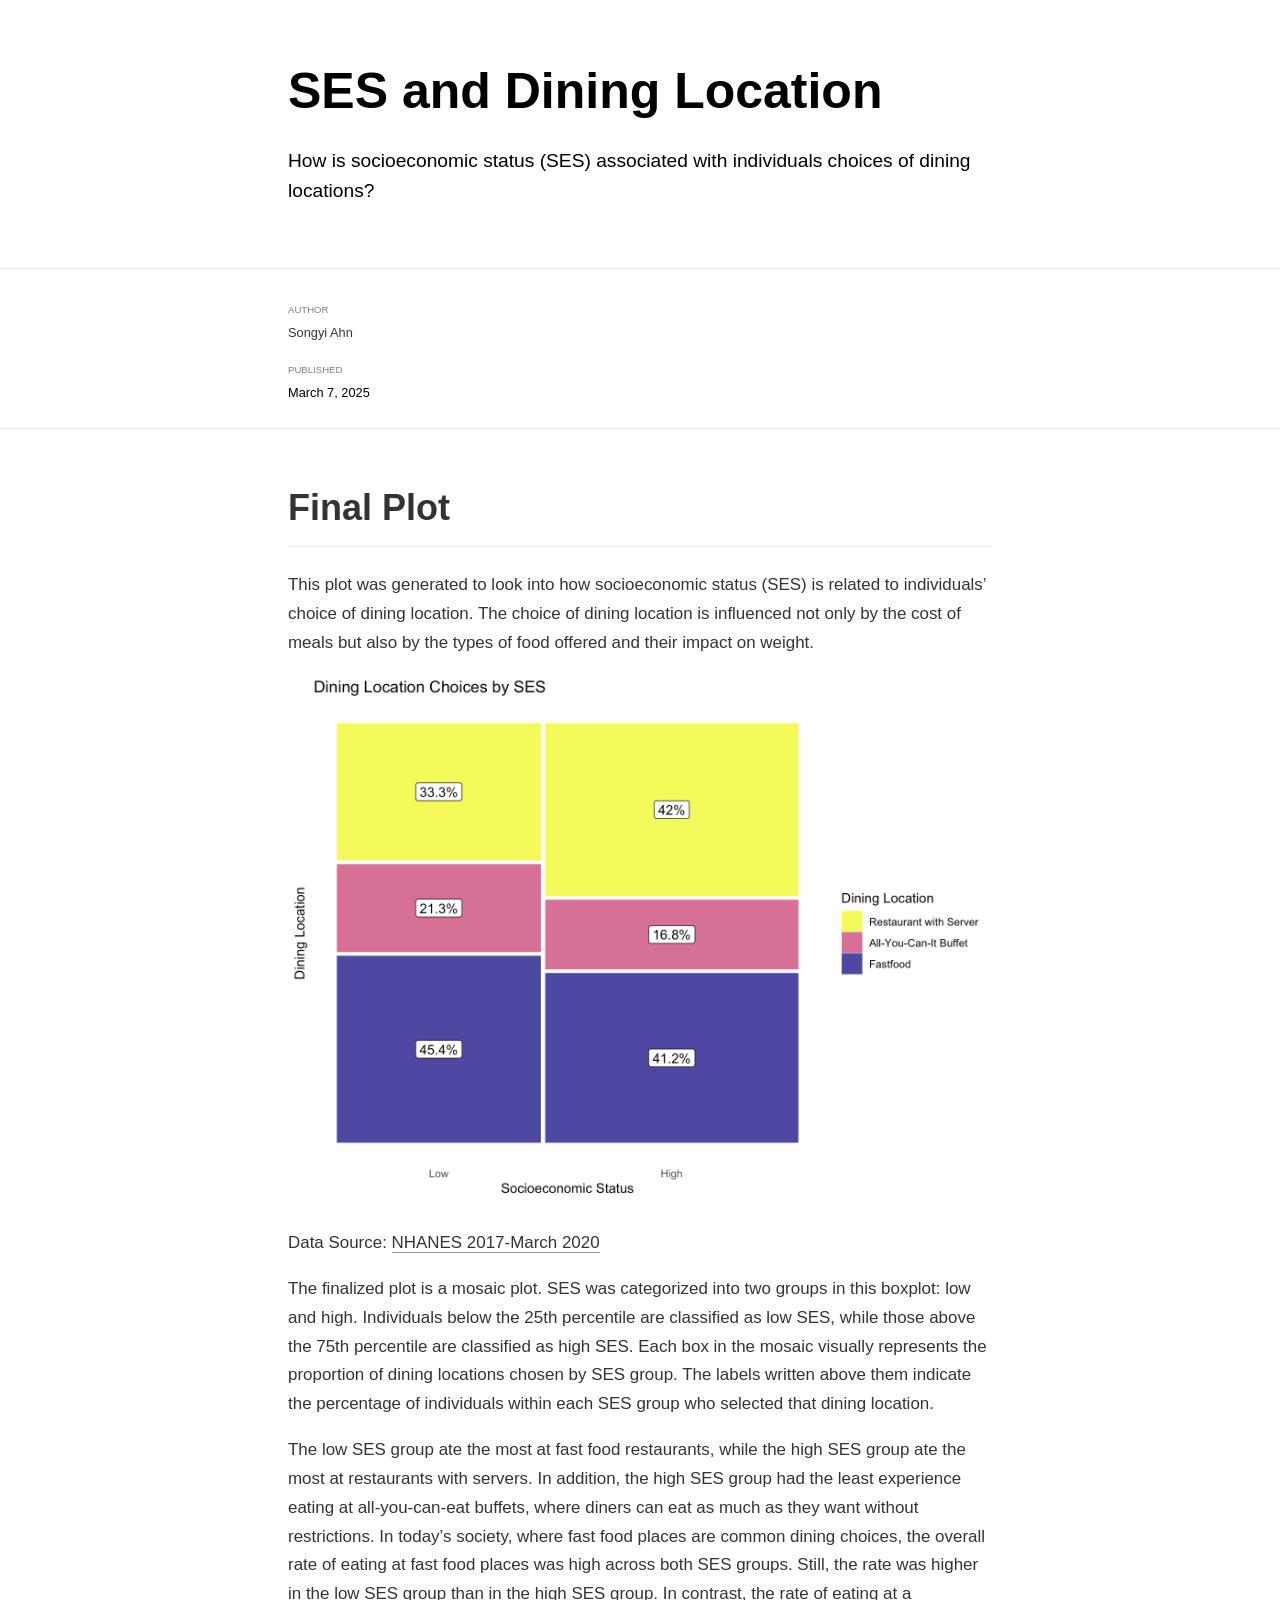
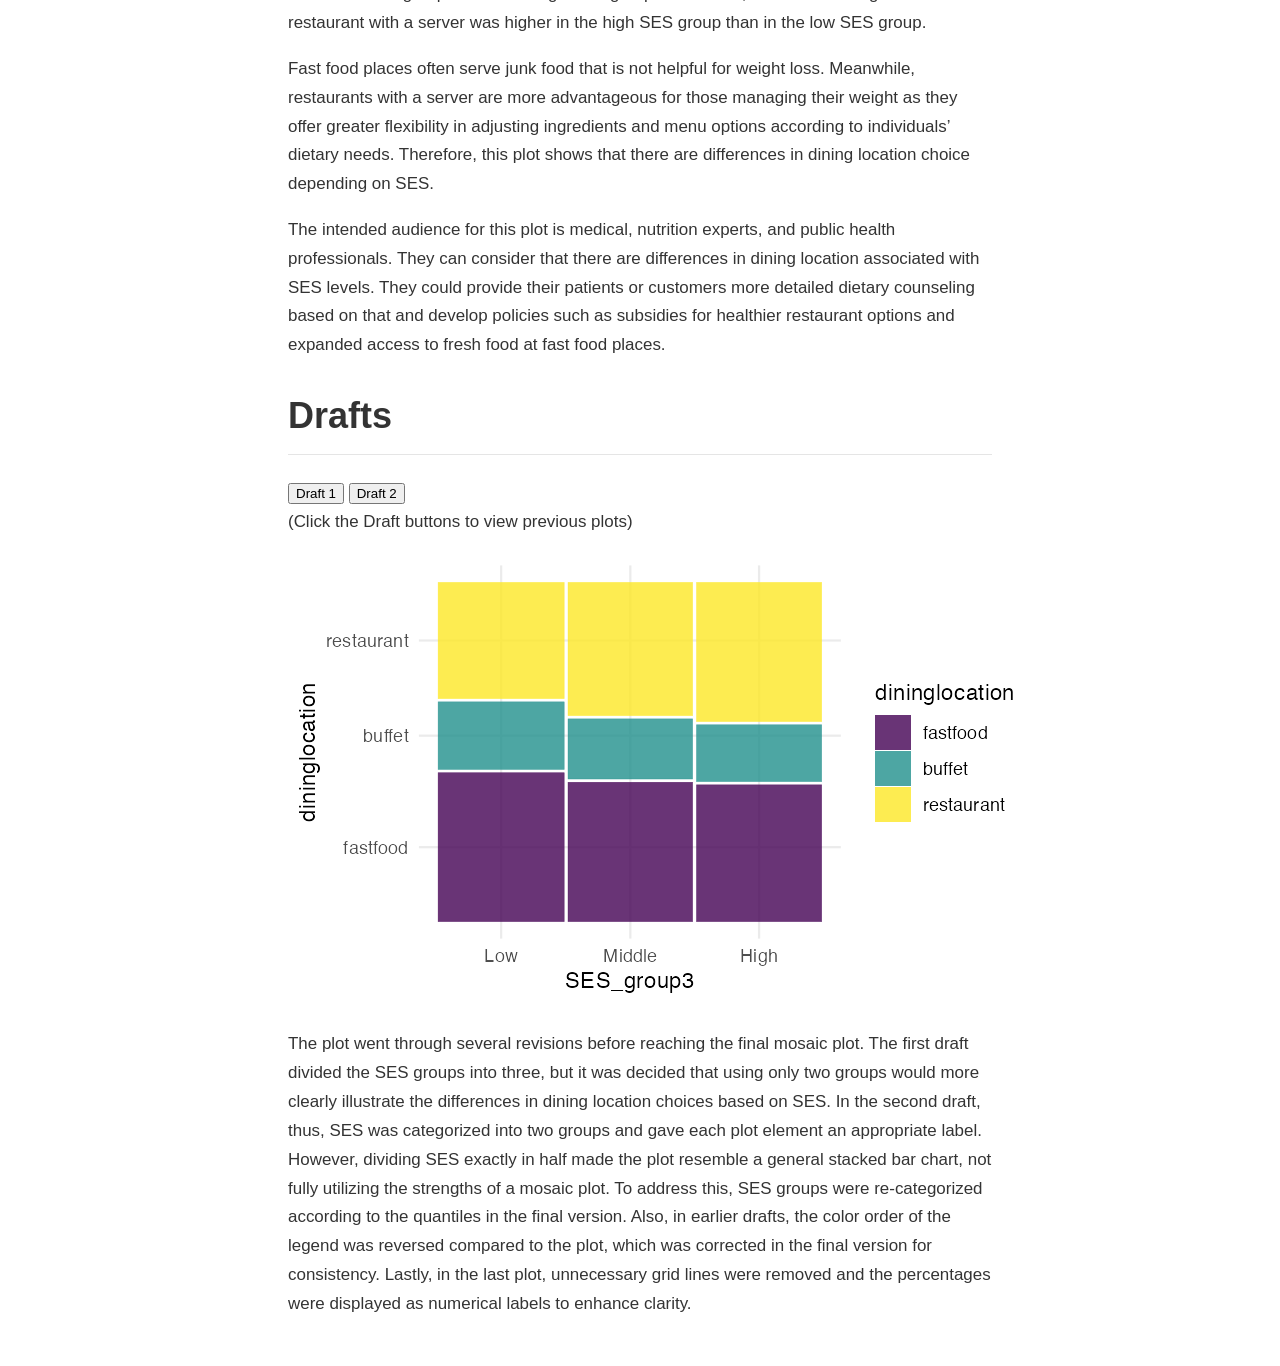
<file: _posts/2025-03-08-ses-and-dining-location/ses-and-dining-location.html>
<!DOCTYPE html>

<html xmlns="http://www.w3.org/1999/xhtml" lang="" xml:lang="">

<head>
  <meta charset="utf-8"/>
  <meta name="viewport" content="width=device-width, initial-scale=1"/>
  <meta http-equiv="X-UA-Compatible" content="IE=Edge,chrome=1"/>
  <meta name="generator" content="distill" />

  <style type="text/css">
  /* Hide doc at startup (prevent jankiness while JS renders/transforms) */
  body {
    visibility: hidden;
  }
  </style>

 <!--radix_placeholder_import_source-->
 <!--/radix_placeholder_import_source-->

<style type="text/css">code{white-space: pre;}</style>
<style type="text/css" data-origin="pandoc">
pre > code.sourceCode { white-space: pre; position: relative; }
pre > code.sourceCode > span { line-height: 1.25; }
pre > code.sourceCode > span:empty { height: 1.2em; }
.sourceCode { overflow: visible; }
code.sourceCode > span { color: inherit; text-decoration: inherit; }
div.sourceCode { margin: 1em 0; }
pre.sourceCode { margin: 0; }
@media screen {
div.sourceCode { overflow: auto; }
}
@media print {
pre > code.sourceCode { white-space: pre-wrap; }
pre > code.sourceCode > span { display: inline-block; text-indent: -5em; padding-left: 5em; }
}
pre.numberSource code
  { counter-reset: source-line 0; }
pre.numberSource code > span
  { position: relative; left: -4em; counter-increment: source-line; }
pre.numberSource code > span > a:first-child::before
  { content: counter(source-line);
    position: relative; left: -1em; text-align: right; vertical-align: baseline;
    border: none; display: inline-block;
    -webkit-touch-callout: none; -webkit-user-select: none;
    -khtml-user-select: none; -moz-user-select: none;
    -ms-user-select: none; user-select: none;
    padding: 0 4px; width: 4em;
    color: #aaaaaa;
  }
pre.numberSource { margin-left: 3em; border-left: 1px solid #aaaaaa;  padding-left: 4px; }
div.sourceCode
  { color: #00769e; background-color: #f1f3f5; }
@media screen {
pre > code.sourceCode > span > a:first-child::before { text-decoration: underline; }
}
code span { color: #00769e; } /* Normal */
code span.al { color: #ad0000; } /* Alert */
code span.an { color: #5e5e5e; } /* Annotation */
code span.at { color: #657422; } /* Attribute */
code span.bn { color: #ad0000; } /* BaseN */
code span.bu { } /* BuiltIn */
code span.cf { color: #00769e; } /* ControlFlow */
code span.ch { color: #20794d; } /* Char */
code span.cn { color: #8f5902; } /* Constant */
code span.co { color: #5e5e5e; } /* Comment */
code span.cv { color: #5e5e5e; font-style: italic; } /* CommentVar */
code span.do { color: #5e5e5e; font-style: italic; } /* Documentation */
code span.dt { color: #ad0000; } /* DataType */
code span.dv { color: #ad0000; } /* DecVal */
code span.er { color: #ad0000; } /* Error */
code span.ex { } /* Extension */
code span.fl { color: #ad0000; } /* Float */
code span.fu { color: #4758ab; } /* Function */
code span.im { } /* Import */
code span.in { color: #5e5e5e; } /* Information */
code span.kw { color: #00769e; } /* Keyword */
code span.op { color: #5e5e5e; } /* Operator */
code span.ot { color: #00769e; } /* Other */
code span.pp { color: #ad0000; } /* Preprocessor */
code span.sc { color: #5e5e5e; } /* SpecialChar */
code span.ss { color: #20794d; } /* SpecialString */
code span.st { color: #20794d; } /* String */
code span.va { color: #111111; } /* Variable */
code span.vs { color: #20794d; } /* VerbatimString */
code span.wa { color: #5e5e5e; font-style: italic; } /* Warning */
</style>


  <!--radix_placeholder_meta_tags-->
  <title>SES and Dining Location</title>

  <meta property="description" itemprop="description" content="How is socioeconomic status (SES) associated with individuals choices of dining locations?"/>


  <!--  https://schema.org/Article -->
  <meta property="article:published" itemprop="datePublished" content="2025-03-07"/>
  <meta property="article:created" itemprop="dateCreated" content="2025-03-07"/>
  <meta name="article:author" content="Songyi Ahn"/>

  <!--  https://developers.facebook.com/docs/sharing/webmasters#markup -->
  <meta property="og:title" content="SES and Dining Location"/>
  <meta property="og:type" content="article"/>
  <meta property="og:description" content="How is socioeconomic status (SES) associated with individuals choices of dining locations?"/>
  <meta property="og:locale" content="en_US"/>

  <!--  https://dev.twitter.com/cards/types/summary -->
  <meta property="twitter:card" content="summary"/>
  <meta property="twitter:title" content="SES and Dining Location"/>
  <meta property="twitter:description" content="How is socioeconomic status (SES) associated with individuals choices of dining locations?"/>

  <!--/radix_placeholder_meta_tags-->
  <!--radix_placeholder_rmarkdown_metadata-->

  <script type="text/json" id="radix-rmarkdown-metadata">
  {"type":"list","attributes":{"names":{"type":"character","attributes":{},"value":["title","description","author","date","output"]}},"value":[{"type":"character","attributes":{},"value":["SES and Dining Location"]},{"type":"character","attributes":{},"value":["How is socioeconomic status (SES) associated with individuals choices of dining locations?\n"]},{"type":"list","attributes":{},"value":[{"type":"list","attributes":{"names":{"type":"character","attributes":{},"value":["name"]}},"value":[{"type":"character","attributes":{},"value":["Songyi Ahn"]}]}]},{"type":"character","attributes":{},"value":["2025-03-07"]},{"type":"list","attributes":{"names":{"type":"character","attributes":{},"value":["distill::distill_article"]}},"value":[{"type":"list","attributes":{"names":{"type":"character","attributes":{},"value":["self_contained"]}},"value":[{"type":"logical","attributes":{},"value":[false]}]}]}]}
  </script>
  <!--/radix_placeholder_rmarkdown_metadata-->
  
  <script type="text/json" id="radix-resource-manifest">
  {"type":"character","attributes":{},"value":["plot41.png","plot42.png","plot43.png","ses-and-dining-location_files/anchor-4.2.2/anchor.min.js","ses-and-dining-location_files/bowser-1.9.3/bowser.min.js","ses-and-dining-location_files/distill-2.2.21/template.v2.js","ses-and-dining-location_files/figure-html5/unnamed-chunk-3-1.png","ses-and-dining-location_files/figure-html5/unnamed-chunk-4-1.png","ses-and-dining-location_files/figure-html5/unnamed-chunk-5-1.png","ses-and-dining-location_files/figure-html5/unnamed-chunk-5-2.png","ses-and-dining-location_files/figure-html5/unnamed-chunk-6-1.png","ses-and-dining-location_files/header-attrs-2.29/header-attrs.js","ses-and-dining-location_files/jquery-3.6.0/jquery-3.6.0.js","ses-and-dining-location_files/jquery-3.6.0/jquery-3.6.0.min.js","ses-and-dining-location_files/jquery-3.6.0/jquery-3.6.0.min.map","ses-and-dining-location_files/popper-2.6.0/popper.min.js","ses-and-dining-location_files/tippy-6.2.7/tippy-bundle.umd.min.js","ses-and-dining-location_files/tippy-6.2.7/tippy-light-border.css","ses-and-dining-location_files/tippy-6.2.7/tippy.css","ses-and-dining-location_files/tippy-6.2.7/tippy.umd.min.js","ses-and-dining-location_files/webcomponents-2.0.0/webcomponents.js"]}
  </script>
  <!--radix_placeholder_navigation_in_header-->
  <!--/radix_placeholder_navigation_in_header-->
  <!--radix_placeholder_distill-->

  <style type="text/css">

  body {
    background-color: white;
  }

  .pandoc-table {
    width: 100%;
  }

  .pandoc-table>caption {
    margin-bottom: 10px;
  }

  .pandoc-table th:not([align]) {
    text-align: left;
  }

  .pagedtable-footer {
    font-size: 15px;
  }

  d-byline .byline {
    grid-template-columns: 2fr 2fr;
  }

  d-byline .byline h3 {
    margin-block-start: 1.5em;
  }

  d-byline .byline .authors-affiliations h3 {
    margin-block-start: 0.5em;
  }

  .authors-affiliations .orcid-id {
    width: 16px;
    height:16px;
    margin-left: 4px;
    margin-right: 4px;
    vertical-align: middle;
    padding-bottom: 2px;
  }

  d-title .dt-tags {
    margin-top: 1em;
    grid-column: text;
  }

  .dt-tags .dt-tag {
    text-decoration: none;
    display: inline-block;
    color: rgba(0,0,0,0.6);
    padding: 0em 0.4em;
    margin-right: 0.5em;
    margin-bottom: 0.4em;
    font-size: 70%;
    border: 1px solid rgba(0,0,0,0.2);
    border-radius: 3px;
    text-transform: uppercase;
    font-weight: 500;
  }

  d-article table.gt_table td,
  d-article table.gt_table th {
    border-bottom: none;
    font-size: 100%;
  }

  .html-widget {
    margin-bottom: 2.0em;
  }

  .l-screen-inset {
    padding-right: 16px;
  }

  .l-screen .caption {
    margin-left: 10px;
  }

  .shaded {
    background: rgb(247, 247, 247);
    padding-top: 20px;
    padding-bottom: 20px;
    border-top: 1px solid rgba(0, 0, 0, 0.1);
    border-bottom: 1px solid rgba(0, 0, 0, 0.1);
  }

  .shaded .html-widget {
    margin-bottom: 0;
    border: 1px solid rgba(0, 0, 0, 0.1);
  }

  .shaded .shaded-content {
    background: white;
  }

  .text-output {
    margin-top: 0;
    line-height: 1.5em;
  }

  .hidden {
    display: none !important;
  }

  hr.section-separator {
    border: none;
    border-top: 1px solid rgba(0, 0, 0, 0.1);
    margin: 0px;
  }


  d-byline {
    border-top: none;
  }

  d-article {
    padding-top: 2.5rem;
    padding-bottom: 30px;
    border-top: none;
  }

  d-appendix {
    padding-top: 30px;
  }

  d-article>p>img {
    width: 100%;
  }

  d-article h2 {
    margin: 1rem 0 1.5rem 0;
  }

  d-article h3 {
    margin-top: 1.5rem;
  }

  d-article iframe {
    border: 1px solid rgba(0, 0, 0, 0.1);
    margin-bottom: 2.0em;
    width: 100%;
  }

  /* Tweak code blocks */

  d-article div.sourceCode code,
  d-article pre code {
    font-family: Consolas, Monaco, 'Andale Mono', 'Ubuntu Mono', monospace;
  }

  d-article pre,
  d-article div.sourceCode,
  d-article div.sourceCode pre {
    overflow: auto;
  }

  d-article div.sourceCode {
    background-color: white;
  }

  d-article div.sourceCode pre {
    padding-left: 10px;
    font-size: 12px;
    border-left: 2px solid rgba(0,0,0,0.1);
  }

  d-article pre {
    font-size: 12px;
    color: black;
    background: none;
    margin-top: 0;
    text-align: left;
    white-space: pre;
    word-spacing: normal;
    word-break: normal;
    word-wrap: normal;
    line-height: 1.5;

    -moz-tab-size: 4;
    -o-tab-size: 4;
    tab-size: 4;

    -webkit-hyphens: none;
    -moz-hyphens: none;
    -ms-hyphens: none;
    hyphens: none;
  }

  d-article pre a {
    border-bottom: none;
  }

  d-article pre a:hover {
    border-bottom: none;
    text-decoration: underline;
  }

  d-article details {
    grid-column: text;
    margin-bottom: 0.8em;
  }

  @media(min-width: 768px) {

  d-article pre,
  d-article div.sourceCode,
  d-article div.sourceCode pre {
    overflow: visible !important;
  }

  d-article div.sourceCode pre {
    padding-left: 18px;
    font-size: 14px;
  }

  /* tweak for Pandoc numbered line within distill */
  d-article pre.numberSource code > span {
      left: -2em;
  }

  d-article pre {
    font-size: 14px;
  }

  }

  figure img.external {
    background: white;
    border: 1px solid rgba(0, 0, 0, 0.1);
    box-shadow: 0 1px 8px rgba(0, 0, 0, 0.1);
    padding: 18px;
    box-sizing: border-box;
  }

  /* CSS for d-contents */

  .d-contents {
    grid-column: text;
    color: rgba(0,0,0,0.8);
    font-size: 0.9em;
    padding-bottom: 1em;
    margin-bottom: 1em;
    padding-bottom: 0.5em;
    margin-bottom: 1em;
    padding-left: 0.25em;
    justify-self: start;
  }

  @media(min-width: 1000px) {
    .d-contents.d-contents-float {
      height: 0;
      grid-column-start: 1;
      grid-column-end: 4;
      justify-self: center;
      padding-right: 3em;
      padding-left: 2em;
    }
  }

  .d-contents nav h3 {
    font-size: 18px;
    margin-top: 0;
    margin-bottom: 1em;
  }

  .d-contents li {
    list-style-type: none
  }

  .d-contents nav > ul {
    padding-left: 0;
  }

  .d-contents ul {
    padding-left: 1em
  }

  .d-contents nav ul li {
    margin-top: 0.6em;
    margin-bottom: 0.2em;
  }

  .d-contents nav a {
    font-size: 13px;
    border-bottom: none;
    text-decoration: none
    color: rgba(0, 0, 0, 0.8);
  }

  .d-contents nav a:hover {
    text-decoration: underline solid rgba(0, 0, 0, 0.6)
  }

  .d-contents nav > ul > li > a {
    font-weight: 600;
  }

  .d-contents nav > ul > li > ul {
    font-weight: inherit;
  }

  .d-contents nav > ul > li > ul > li {
    margin-top: 0.2em;
  }


  .d-contents nav ul {
    margin-top: 0;
    margin-bottom: 0.25em;
  }

  .d-article-with-toc h2:nth-child(2) {
    margin-top: 0;
  }


  /* Figure */

  .figure {
    position: relative;
    margin-bottom: 2.5em;
    margin-top: 1.5em;
  }

  .figure .caption {
    color: rgba(0, 0, 0, 0.6);
    font-size: 12px;
    line-height: 1.5em;
  }

  .figure img.external {
    background: white;
    border: 1px solid rgba(0, 0, 0, 0.1);
    box-shadow: 0 1px 8px rgba(0, 0, 0, 0.1);
    padding: 18px;
    box-sizing: border-box;
  }

  .figure .caption a {
    color: rgba(0, 0, 0, 0.6);
  }

  .figure .caption b,
  .figure .caption strong, {
    font-weight: 600;
    color: rgba(0, 0, 0, 1.0);
  }

  /* Citations */

  d-article .citation {
    color: inherit;
    cursor: inherit;
  }

  div.hanging-indent{
    margin-left: 1em; text-indent: -1em;
  }

  /* Citation hover box */

  .tippy-box[data-theme~=light-border] {
    background-color: rgba(250, 250, 250, 0.95);
  }

  .tippy-content > p {
    margin-bottom: 0;
    padding: 2px;
  }


  /* Tweak 1000px media break to show more text */

  @media(min-width: 1000px) {
    .base-grid,
    distill-header,
    d-title,
    d-abstract,
    d-article,
    d-appendix,
    distill-appendix,
    d-byline,
    d-footnote-list,
    d-citation-list,
    distill-footer {
      grid-template-columns: [screen-start] 1fr [page-start kicker-start] 80px [middle-start] 50px [text-start kicker-end] 65px 65px 65px 65px 65px 65px 65px 65px [text-end gutter-start] 65px [middle-end] 65px [page-end gutter-end] 1fr [screen-end];
      grid-column-gap: 16px;
    }

    .grid {
      grid-column-gap: 16px;
    }

    d-article {
      font-size: 1.06rem;
      line-height: 1.7em;
    }
    figure .caption, .figure .caption, figure figcaption {
      font-size: 13px;
    }
  }

  @media(min-width: 1180px) {
    .base-grid,
    distill-header,
    d-title,
    d-abstract,
    d-article,
    d-appendix,
    distill-appendix,
    d-byline,
    d-footnote-list,
    d-citation-list,
    distill-footer {
      grid-template-columns: [screen-start] 1fr [page-start kicker-start] 60px [middle-start] 60px [text-start kicker-end] 60px 60px 60px 60px 60px 60px 60px 60px [text-end gutter-start] 60px [middle-end] 60px [page-end gutter-end] 1fr [screen-end];
      grid-column-gap: 32px;
    }

    .grid {
      grid-column-gap: 32px;
    }
  }


  /* Get the citation styles for the appendix (not auto-injected on render since
     we do our own rendering of the citation appendix) */

  d-appendix .citation-appendix,
  .d-appendix .citation-appendix {
    font-size: 11px;
    line-height: 15px;
    border-left: 1px solid rgba(0, 0, 0, 0.1);
    padding-left: 18px;
    border: 1px solid rgba(0,0,0,0.1);
    background: rgba(0, 0, 0, 0.02);
    padding: 10px 18px;
    border-radius: 3px;
    color: rgba(150, 150, 150, 1);
    overflow: hidden;
    margin-top: -12px;
    white-space: pre-wrap;
    word-wrap: break-word;
  }

  /* Include appendix styles here so they can be overridden */

  d-appendix {
    contain: layout style;
    font-size: 0.8em;
    line-height: 1.7em;
    margin-top: 60px;
    margin-bottom: 0;
    border-top: 1px solid rgba(0, 0, 0, 0.1);
    color: rgba(0,0,0,0.5);
    padding-top: 60px;
    padding-bottom: 48px;
  }

  d-appendix h3 {
    grid-column: page-start / text-start;
    font-size: 15px;
    font-weight: 500;
    margin-top: 1em;
    margin-bottom: 0;
    color: rgba(0,0,0,0.65);
  }

  d-appendix h3 + * {
    margin-top: 1em;
  }

  d-appendix ol {
    padding: 0 0 0 15px;
  }

  @media (min-width: 768px) {
    d-appendix ol {
      padding: 0 0 0 30px;
      margin-left: -30px;
    }
  }

  d-appendix li {
    margin-bottom: 1em;
  }

  d-appendix a {
    color: rgba(0, 0, 0, 0.6);
  }

  d-appendix > * {
    grid-column: text;
  }

  d-appendix > d-footnote-list,
  d-appendix > d-citation-list,
  d-appendix > distill-appendix {
    grid-column: screen;
  }

  /* Include footnote styles here so they can be overridden */

  d-footnote-list {
    contain: layout style;
  }

  d-footnote-list > * {
    grid-column: text;
  }

  d-footnote-list a.footnote-backlink {
    color: rgba(0,0,0,0.3);
    padding-left: 0.5em;
  }



  /* Anchor.js */

  .anchorjs-link {
    /*transition: all .25s linear; */
    text-decoration: none;
    border-bottom: none;
  }
  *:hover > .anchorjs-link {
    margin-left: -1.125em !important;
    text-decoration: none;
    border-bottom: none;
  }

  /* Social footer */

  .social_footer {
    margin-top: 30px;
    margin-bottom: 0;
    color: rgba(0,0,0,0.67);
  }

  .disqus-comments {
    margin-right: 30px;
  }

  .disqus-comment-count {
    border-bottom: 1px solid rgba(0, 0, 0, 0.4);
    cursor: pointer;
  }

  #disqus_thread {
    margin-top: 30px;
  }

  .article-sharing a {
    border-bottom: none;
    margin-right: 8px;
  }

  .article-sharing a:hover {
    border-bottom: none;
  }

  .sidebar-section.subscribe {
    font-size: 12px;
    line-height: 1.6em;
  }

  .subscribe p {
    margin-bottom: 0.5em;
  }


  .article-footer .subscribe {
    font-size: 15px;
    margin-top: 45px;
  }


  .sidebar-section.custom {
    font-size: 12px;
    line-height: 1.6em;
  }

  .custom p {
    margin-bottom: 0.5em;
  }

  /* Styles for listing layout (hide title) */
  .layout-listing d-title, .layout-listing .d-title {
    display: none;
  }

  /* Styles for posts lists (not auto-injected) */


  .posts-with-sidebar {
    padding-left: 45px;
    padding-right: 45px;
  }

  .posts-list .description h2,
  .posts-list .description p {
    font-family: -apple-system, BlinkMacSystemFont, "Segoe UI", Roboto, Oxygen, Ubuntu, Cantarell, "Fira Sans", "Droid Sans", "Helvetica Neue", Arial, sans-serif;
  }

  .posts-list .description h2 {
    font-weight: 700;
    border-bottom: none;
    padding-bottom: 0;
  }

  .posts-list h2.post-tag {
    border-bottom: 1px solid rgba(0, 0, 0, 0.2);
    padding-bottom: 12px;
  }
  .posts-list {
    margin-top: 60px;
    margin-bottom: 24px;
  }

  .posts-list .post-preview {
    text-decoration: none;
    overflow: hidden;
    display: block;
    border-bottom: 1px solid rgba(0, 0, 0, 0.1);
    padding: 24px 0;
  }

  .post-preview-last {
    border-bottom: none !important;
  }

  .posts-list .posts-list-caption {
    grid-column: screen;
    font-weight: 400;
  }

  .posts-list .post-preview h2 {
    margin: 0 0 6px 0;
    line-height: 1.2em;
    font-style: normal;
    font-size: 24px;
  }

  .posts-list .post-preview p {
    margin: 0 0 12px 0;
    line-height: 1.4em;
    font-size: 16px;
  }

  .posts-list .post-preview .thumbnail {
    box-sizing: border-box;
    margin-bottom: 24px;
    position: relative;
    max-width: 500px;
  }
  .posts-list .post-preview img {
    width: 100%;
    display: block;
  }

  .posts-list .metadata {
    font-size: 12px;
    line-height: 1.4em;
    margin-bottom: 18px;
  }

  .posts-list .metadata > * {
    display: inline-block;
  }

  .posts-list .metadata .publishedDate {
    margin-right: 2em;
  }

  .posts-list .metadata .dt-authors {
    display: block;
    margin-top: 0.3em;
    margin-right: 2em;
  }

  .posts-list .dt-tags {
    display: block;
    line-height: 1em;
  }

  .posts-list .dt-tags .dt-tag {
    display: inline-block;
    color: rgba(0,0,0,0.6);
    padding: 0.3em 0.4em;
    margin-right: 0.2em;
    margin-bottom: 0.4em;
    font-size: 60%;
    border: 1px solid rgba(0,0,0,0.2);
    border-radius: 3px;
    text-transform: uppercase;
    font-weight: 500;
  }

  .posts-list img {
    opacity: 1;
  }

  .posts-list img[data-src] {
    opacity: 0;
  }

  .posts-more {
    clear: both;
  }


  .posts-sidebar {
    font-size: 16px;
  }

  .posts-sidebar h3 {
    font-size: 16px;
    margin-top: 0;
    margin-bottom: 0.5em;
    font-weight: 400;
    text-transform: uppercase;
  }

  .sidebar-section {
    margin-bottom: 30px;
  }

  .categories ul {
    list-style-type: none;
    margin: 0;
    padding: 0;
  }

  .categories li {
    color: rgba(0, 0, 0, 0.8);
    margin-bottom: 0;
  }

  .categories li>a {
    border-bottom: none;
  }

  .categories li>a:hover {
    border-bottom: 1px solid rgba(0, 0, 0, 0.4);
  }

  .categories .active {
    font-weight: 600;
  }

  .categories .category-count {
    color: rgba(0, 0, 0, 0.4);
  }


  @media(min-width: 768px) {
    .posts-list .post-preview h2 {
      font-size: 26px;
    }
    .posts-list .post-preview .thumbnail {
      float: right;
      width: 30%;
      margin-bottom: 0;
    }
    .posts-list .post-preview .description {
      float: left;
      width: 45%;
    }
    .posts-list .post-preview .metadata {
      float: left;
      width: 20%;
      margin-top: 8px;
    }
    .posts-list .post-preview p {
      margin: 0 0 12px 0;
      line-height: 1.5em;
      font-size: 16px;
    }
    .posts-with-sidebar .posts-list {
      float: left;
      width: 75%;
    }
    .posts-with-sidebar .posts-sidebar {
      float: right;
      width: 20%;
      margin-top: 60px;
      padding-top: 24px;
      padding-bottom: 24px;
    }
  }


  /* Improve display for browsers without grid (IE/Edge <= 15) */

  .downlevel {
    line-height: 1.6em;
    font-family: -apple-system, BlinkMacSystemFont, "Segoe UI", Roboto, Oxygen, Ubuntu, Cantarell, "Fira Sans", "Droid Sans", "Helvetica Neue", Arial, sans-serif;
    margin: 0;
  }

  .downlevel .d-title {
    padding-top: 6rem;
    padding-bottom: 1.5rem;
  }

  .downlevel .d-title h1 {
    font-size: 50px;
    font-weight: 700;
    line-height: 1.1em;
    margin: 0 0 0.5rem;
  }

  .downlevel .d-title p {
    font-weight: 300;
    font-size: 1.2rem;
    line-height: 1.55em;
    margin-top: 0;
  }

  .downlevel .d-byline {
    padding-top: 0.8em;
    padding-bottom: 0.8em;
    font-size: 0.8rem;
    line-height: 1.8em;
  }

  .downlevel .section-separator {
    border: none;
    border-top: 1px solid rgba(0, 0, 0, 0.1);
  }

  .downlevel .d-article {
    font-size: 1.06rem;
    line-height: 1.7em;
    padding-top: 1rem;
    padding-bottom: 2rem;
  }


  .downlevel .d-appendix {
    padding-left: 0;
    padding-right: 0;
    max-width: none;
    font-size: 0.8em;
    line-height: 1.7em;
    margin-bottom: 0;
    color: rgba(0,0,0,0.5);
    padding-top: 40px;
    padding-bottom: 48px;
  }

  .downlevel .footnotes ol {
    padding-left: 13px;
  }

  .downlevel .base-grid,
  .downlevel .distill-header,
  .downlevel .d-title,
  .downlevel .d-abstract,
  .downlevel .d-article,
  .downlevel .d-appendix,
  .downlevel .distill-appendix,
  .downlevel .d-byline,
  .downlevel .d-footnote-list,
  .downlevel .d-citation-list,
  .downlevel .distill-footer,
  .downlevel .appendix-bottom,
  .downlevel .posts-container {
    padding-left: 40px;
    padding-right: 40px;
  }

  @media(min-width: 768px) {
    .downlevel .base-grid,
    .downlevel .distill-header,
    .downlevel .d-title,
    .downlevel .d-abstract,
    .downlevel .d-article,
    .downlevel .d-appendix,
    .downlevel .distill-appendix,
    .downlevel .d-byline,
    .downlevel .d-footnote-list,
    .downlevel .d-citation-list,
    .downlevel .distill-footer,
    .downlevel .appendix-bottom,
    .downlevel .posts-container {
    padding-left: 150px;
    padding-right: 150px;
    max-width: 900px;
  }
  }

  .downlevel pre code {
    display: block;
    border-left: 2px solid rgba(0, 0, 0, .1);
    padding: 0 0 0 20px;
    font-size: 14px;
  }

  .downlevel code, .downlevel pre {
    color: black;
    background: none;
    font-family: Consolas, Monaco, 'Andale Mono', 'Ubuntu Mono', monospace;
    text-align: left;
    white-space: pre;
    word-spacing: normal;
    word-break: normal;
    word-wrap: normal;
    line-height: 1.5;

    -moz-tab-size: 4;
    -o-tab-size: 4;
    tab-size: 4;

    -webkit-hyphens: none;
    -moz-hyphens: none;
    -ms-hyphens: none;
    hyphens: none;
  }

  .downlevel .posts-list .post-preview {
    color: inherit;
  }



  </style>

  <script type="application/javascript">

  function is_downlevel_browser() {
    if (bowser.isUnsupportedBrowser({ msie: "12", msedge: "16"},
                                   window.navigator.userAgent)) {
      return true;
    } else {
      return window.load_distill_framework === undefined;
    }
  }

  // show body when load is complete
  function on_load_complete() {

    // add anchors
    if (window.anchors) {
      window.anchors.options.placement = 'left';
      window.anchors.add('d-article > h2, d-article > h3, d-article > h4, d-article > h5');
    }


    // set body to visible
    document.body.style.visibility = 'visible';

    // force redraw for leaflet widgets
    if (window.HTMLWidgets) {
      var maps = window.HTMLWidgets.findAll(".leaflet");
      $.each(maps, function(i, el) {
        var map = this.getMap();
        map.invalidateSize();
        map.eachLayer(function(layer) {
          if (layer instanceof L.TileLayer)
            layer.redraw();
        });
      });
    }

    // trigger 'shown' so htmlwidgets resize
    $('d-article').trigger('shown');
  }

  function init_distill() {

    init_common();

    // create front matter
    var front_matter = $('<d-front-matter></d-front-matter>');
    $('#distill-front-matter').wrap(front_matter);

    // create d-title
    $('.d-title').changeElementType('d-title');

    // separator
    var separator = '<hr class="section-separator" style="clear: both"/>';
    // prepend separator above appendix
    $('.d-byline').before(separator);
    $('.d-article').before(separator);

    // create d-byline
    var byline = $('<d-byline></d-byline>');
    $('.d-byline').replaceWith(byline);

    // create d-article
    var article = $('<d-article></d-article>');
    $('.d-article').wrap(article).children().unwrap();

    // move posts container into article
    $('.posts-container').appendTo($('d-article'));

    // create d-appendix
    $('.d-appendix').changeElementType('d-appendix');

    // flag indicating that we have appendix items
    var appendix = $('.appendix-bottom').children('h3').length > 0;

    // replace footnotes with <d-footnote>
    $('.footnote-ref').each(function(i, val) {
      appendix = true;
      var href = $(this).attr('href');
      var id = href.replace('#', '');
      var fn = $('#' + id);
      var fn_p = $('#' + id + '>p');
      fn_p.find('.footnote-back').remove();
      var text = fn_p.html();
      var dtfn = $('<d-footnote></d-footnote>');
      dtfn.html(text);
      $(this).replaceWith(dtfn);
    });
    // remove footnotes
    $('.footnotes').remove();

    // move refs into #references-listing
    $('#references-listing').replaceWith($('#refs'));

    $('h1.appendix, h2.appendix').each(function(i, val) {
      $(this).changeElementType('h3');
    });
    $('h3.appendix').each(function(i, val) {
      var id = $(this).attr('id');
      $('.d-contents a[href="#' + id + '"]').parent().remove();
      appendix = true;
      $(this).nextUntil($('h1, h2, h3')).addBack().appendTo($('d-appendix'));
    });

    // show d-appendix if we have appendix content
    $("d-appendix").css('display', appendix ? 'grid' : 'none');

    // localize layout chunks to just output
    $('.layout-chunk').each(function(i, val) {

      // capture layout
      var layout = $(this).attr('data-layout');

      // apply layout to markdown level block elements
      var elements = $(this).children().not('details, div.sourceCode, pre, script');
      elements.each(function(i, el) {
        var layout_div = $('<div class="' + layout + '"></div>');
        if (layout_div.hasClass('shaded')) {
          var shaded_content = $('<div class="shaded-content"></div>');
          $(this).wrap(shaded_content);
          $(this).parent().wrap(layout_div);
        } else {
          $(this).wrap(layout_div);
        }
      });


      // unwrap the layout-chunk div
      $(this).children().unwrap();
    });

    // remove code block used to force  highlighting css
    $('.distill-force-highlighting-css').parent().remove();

    // remove empty line numbers inserted by pandoc when using a
    // custom syntax highlighting theme, except when numbering line
    // in code chunk
    $('pre:not(.numberLines) code.sourceCode a:empty').remove();

    // load distill framework
    load_distill_framework();

    // wait for window.distillRunlevel == 4 to do post processing
    function distill_post_process() {

      if (!window.distillRunlevel || window.distillRunlevel < 4)
        return;

      // hide author/affiliations entirely if we have no authors
      var front_matter = JSON.parse($("#distill-front-matter").html());
      var have_authors = front_matter.authors && front_matter.authors.length > 0;
      if (!have_authors)
        $('d-byline').addClass('hidden');

      // article with toc class
      $('.d-contents').parent().addClass('d-article-with-toc');

      // strip links that point to #
      $('.authors-affiliations').find('a[href="#"]').removeAttr('href');

      // add orcid ids
      $('.authors-affiliations').find('.author').each(function(i, el) {
        var orcid_id = front_matter.authors[i].orcidID;
        var author_name = front_matter.authors[i].author
        if (orcid_id) {
          var a = $('<a></a>');
          a.attr('href', 'https://orcid.org/' + orcid_id);
          var img = $('<img></img>');
          img.addClass('orcid-id');
          img.attr('alt', author_name ? 'ORCID ID for ' + author_name : 'ORCID ID');
          img.attr('src','[data-uri]');
          a.append(img);
          $(this).append(a);
        }
      });

      // hide elements of author/affiliations grid that have no value
      function hide_byline_column(caption) {
        $('d-byline').find('h3:contains("' + caption + '")').parent().css('visibility', 'hidden');
      }

      // affiliations
      var have_affiliations = false;
      for (var i = 0; i<front_matter.authors.length; ++i) {
        var author = front_matter.authors[i];
        if (author.affiliation !== "&nbsp;") {
          have_affiliations = true;
          break;
        }
      }
      if (!have_affiliations)
        $('d-byline').find('h3:contains("Affiliations")').css('visibility', 'hidden');

      // published date
      if (!front_matter.publishedDate)
        hide_byline_column("Published");

      // document object identifier
      var doi = $('d-byline').find('h3:contains("DOI")');
      var doi_p = doi.next().empty();
      if (!front_matter.doi) {
        // if we have a citation and valid citationText then link to that
        if ($('#citation').length > 0 && front_matter.citationText) {
          doi.html('Citation');
          $('<a href="#citation"></a>')
            .text(front_matter.citationText)
            .appendTo(doi_p);
        } else {
          hide_byline_column("DOI");
        }
      } else {
        $('<a></a>')
           .attr('href', "https://doi.org/" + front_matter.doi)
           .html(front_matter.doi)
           .appendTo(doi_p);
      }

       // change plural form of authors/affiliations
      if (front_matter.authors.length === 1) {
        var grid = $('.authors-affiliations');
        grid.children('h3:contains("Authors")').text('Author');
        grid.children('h3:contains("Affiliations")').text('Affiliation');
      }

      // remove d-appendix and d-footnote-list local styles
      $('d-appendix > style:first-child').remove();
      $('d-footnote-list > style:first-child').remove();

      // move appendix-bottom entries to the bottom
      $('.appendix-bottom').appendTo('d-appendix').children().unwrap();
      $('.appendix-bottom').remove();

      // hoverable references
      $('span.citation[data-cites]').each(function() {
        const citeChild = $(this).children()[0]
        // Do not process if @xyz has been used without escaping and without bibliography activated
        // https://github.com/rstudio/distill/issues/466
        if (citeChild === undefined) return true

        if (citeChild.nodeName == "D-FOOTNOTE") {
          var fn = citeChild
          $(this).html(fn.shadowRoot.querySelector("sup"))
          $(this).id = fn.id
          fn.remove()
        }
        var refs = $(this).attr('data-cites').split(" ");
        var refHtml = refs.map(function(ref) {
          // Could use CSS.escape too here, we insure backward compatibility in navigator
          return "<p>" + $('div[id="ref-' + ref + '"]').html() + "</p>";
        }).join("\n");
        window.tippy(this, {
          allowHTML: true,
          content: refHtml,
          maxWidth: 500,
          interactive: true,
          interactiveBorder: 10,
          theme: 'light-border',
          placement: 'bottom-start'
        });
      });

      // fix footnotes in tables (#411)
      // replacing broken distill.pub feature
      $('table d-footnote').each(function() {
        // we replace internal showAtNode methode which is triggered when hovering a footnote
        this.hoverBox.showAtNode = function(node) {
          // ported from https://github.com/distillpub/template/pull/105/files
          calcOffset = function(elem) {
              let x = elem.offsetLeft;
              let y = elem.offsetTop;
              // Traverse upwards until an `absolute` element is found or `elem`
              // becomes null.
              while (elem = elem.offsetParent && elem.style.position != 'absolute') {
                  x += elem.offsetLeft;
                  y += elem.offsetTop;
              }

              return { left: x, top: y };
          }
          // https://developer.mozilla.org/en-US/docs/Web/API/HTMLElement/offsetTop
          const bbox = node.getBoundingClientRect();
          const offset = calcOffset(node);
          this.show([offset.left + bbox.width, offset.top + bbox.height]);
        }
      })

      // clear polling timer
      clearInterval(tid);

      // show body now that everything is ready
      on_load_complete();
    }

    var tid = setInterval(distill_post_process, 50);
    distill_post_process();

  }

  function init_downlevel() {

    init_common();

     // insert hr after d-title
    $('.d-title').after($('<hr class="section-separator"/>'));

    // check if we have authors
    var front_matter = JSON.parse($("#distill-front-matter").html());
    var have_authors = front_matter.authors && front_matter.authors.length > 0;

    // manage byline/border
    if (!have_authors)
      $('.d-byline').remove();
    $('.d-byline').after($('<hr class="section-separator"/>'));
    $('.d-byline a').remove();

    // remove toc
    $('.d-contents').remove();

    // move appendix elements
    $('h1.appendix, h2.appendix').each(function(i, val) {
      $(this).changeElementType('h3');
    });
    $('h3.appendix').each(function(i, val) {
      $(this).nextUntil($('h1, h2, h3')).addBack().appendTo($('.d-appendix'));
    });


    // inject headers into references and footnotes
    var refs_header = $('<h3></h3>');
    refs_header.text('References');
    $('#refs').prepend(refs_header);

    var footnotes_header = $('<h3></h3');
    footnotes_header.text('Footnotes');
    $('.footnotes').children('hr').first().replaceWith(footnotes_header);

    // move appendix-bottom entries to the bottom
    $('.appendix-bottom').appendTo('.d-appendix').children().unwrap();
    $('.appendix-bottom').remove();

    // remove appendix if it's empty
    if ($('.d-appendix').children().length === 0)
      $('.d-appendix').remove();

    // prepend separator above appendix
    $('.d-appendix').before($('<hr class="section-separator" style="clear: both"/>'));

    // trim code
    $('pre>code').each(function(i, val) {
      $(this).html($.trim($(this).html()));
    });

    // move posts-container right before article
    $('.posts-container').insertBefore($('.d-article'));

    $('body').addClass('downlevel');

    on_load_complete();
  }


  function init_common() {

    // jquery plugin to change element types
    (function($) {
      $.fn.changeElementType = function(newType) {
        var attrs = {};

        $.each(this[0].attributes, function(idx, attr) {
          attrs[attr.nodeName] = attr.nodeValue;
        });

        this.replaceWith(function() {
          return $("<" + newType + "/>", attrs).append($(this).contents());
        });
      };
    })(jQuery);

    // prevent underline for linked images
    $('a > img').parent().css({'border-bottom' : 'none'});

    // mark non-body figures created by knitr chunks as 100% width
    $('.layout-chunk').each(function(i, val) {
      var figures = $(this).find('img, .html-widget');
      // ignore leaflet img layers (#106)
      figures = figures.filter(':not(img[class*="leaflet"])')
      if ($(this).attr('data-layout') !== "l-body") {
        figures.css('width', '100%');
      } else {
        figures.css('max-width', '100%');
        figures.filter("[width]").each(function(i, val) {
          var fig = $(this);
          fig.css('width', fig.attr('width') + 'px');
        });

      }
    });

    // auto-append index.html to post-preview links in file: protocol
    // and in rstudio ide preview
    $('.post-preview').each(function(i, val) {
      if (window.location.protocol === "file:")
        $(this).attr('href', $(this).attr('href') + "index.html");
    });

    // get rid of index.html references in header
    if (window.location.protocol !== "file:") {
      $('.distill-site-header a[href]').each(function(i,val) {
        $(this).attr('href', $(this).attr('href').replace(/^index[.]html/, "./"));
      });
    }

    // add class to pandoc style tables
    $('tr.header').parent('thead').parent('table').addClass('pandoc-table');
    $('.kable-table').children('table').addClass('pandoc-table');

    // add figcaption style to table captions
    $('caption').parent('table').addClass("figcaption");

    // initialize posts list
    if (window.init_posts_list)
      window.init_posts_list();

    // implmement disqus comment link
    $('.disqus-comment-count').click(function() {
      window.headroom_prevent_pin = true;
      $('#disqus_thread').toggleClass('hidden');
      if (!$('#disqus_thread').hasClass('hidden')) {
        var offset = $(this).offset();
        $(window).resize();
        $('html, body').animate({
          scrollTop: offset.top - 35
        });
      }
    });
  }

  document.addEventListener('DOMContentLoaded', function() {
    if (is_downlevel_browser())
      init_downlevel();
    else
      window.addEventListener('WebComponentsReady', init_distill);
  });

  </script>

  <!--/radix_placeholder_distill-->
  <script src="ses-and-dining-location_files/header-attrs-2.29/header-attrs.js"></script>
  <script src="ses-and-dining-location_files/jquery-3.6.0/jquery-3.6.0.min.js"></script>
  <script src="ses-and-dining-location_files/popper-2.6.0/popper.min.js"></script>
  <link href="ses-and-dining-location_files/tippy-6.2.7/tippy.css" rel="stylesheet" />
  <link href="ses-and-dining-location_files/tippy-6.2.7/tippy-light-border.css" rel="stylesheet" />
  <script src="ses-and-dining-location_files/tippy-6.2.7/tippy.umd.min.js"></script>
  <script src="ses-and-dining-location_files/anchor-4.2.2/anchor.min.js"></script>
  <script src="ses-and-dining-location_files/bowser-1.9.3/bowser.min.js"></script>
  <script src="ses-and-dining-location_files/webcomponents-2.0.0/webcomponents.js"></script>
  <script src="ses-and-dining-location_files/distill-2.2.21/template.v2.js"></script>
  <!--radix_placeholder_site_in_header-->
  <!--/radix_placeholder_site_in_header-->


</head>

<body>

<!--radix_placeholder_front_matter-->

<script id="distill-front-matter" type="text/json">
{"title":"SES and Dining Location","description":"How is socioeconomic status (SES) associated with individuals choices of dining locations?","authors":[{"author":"Songyi Ahn","authorURL":"#","affiliation":"&nbsp;","affiliationURL":"#","orcidID":""}],"publishedDate":"2025-03-07T00:00:00.000-08:00","citationText":"Ahn, 2025"}
</script>

<!--/radix_placeholder_front_matter-->
<!--radix_placeholder_navigation_before_body-->
<!--/radix_placeholder_navigation_before_body-->
<!--radix_placeholder_site_before_body-->
<!--/radix_placeholder_site_before_body-->

<div class="d-title">
<h1>SES and Dining Location</h1>

<!--radix_placeholder_categories-->
<!--/radix_placeholder_categories-->
<p><p>How is socioeconomic status (SES) associated with individuals choices of dining locations?</p></p>
</div>

<div class="d-byline">
  
  Songyi Ahn
  
<br/>2025-03-07
</div>

<div class="d-article">
<div class="layout-chunk" data-layout="l-body">

</div>
<div class="layout-chunk" data-layout="l-body">

</div>
<div class="layout-chunk" data-layout="l-body">

</div>
<div class="layout-chunk" data-layout="l-body">

</div>
<h2 id="final-plot">Final Plot</h2>
<p>This plot was generated to look into how socioeconomic status (SES) is related to individuals’ choice of dining location. The choice of dining location is influenced not only by the cost of meals but also by the types of food offered and their impact on weight.</p>
<div class="layout-chunk" data-layout="l-body">
<p><img src="ses-and-dining-location_files/figure-html5/unnamed-chunk-5-1.png" width="768" /></p>
</div>
<p>Data Source: <a href="https://wwwn.cdc.gov/nchs/nhanes/continuousnhanes/default.aspx?Cycle=2017-2020">NHANES 2017-March 2020</a></p>
<p>The finalized plot is a mosaic plot. SES was categorized into two groups in this boxplot: low and high. Individuals below the 25th percentile are classified as low SES, while those above the 75th percentile are classified as high SES. Each box in the mosaic visually represents the proportion of dining locations chosen by SES group. The labels written above them indicate the percentage of individuals within each SES group who selected that dining location.</p>
<p>The low SES group ate the most at fast food restaurants, while the high SES group ate the most at restaurants with servers. In addition, the high SES group had the least experience eating at all-you-can-eat buffets, where diners can eat as much as they want without restrictions. In today’s society, where fast food places are common dining choices, the overall rate of eating at fast food places was high across both SES groups. Still, the rate was higher in the low SES group than in the high SES group. In contrast, the rate of eating at a restaurant with a server was higher in the high SES group than in the low SES group.</p>
<p>Fast food places often serve junk food that is not helpful for weight loss. Meanwhile, restaurants with a server are more advantageous for those managing their weight as they offer greater flexibility in adjusting ingredients and menu options according to individuals’ dietary needs. Therefore, this plot shows that there are differences in dining location choice depending on SES.</p>
<p>The intended audience for this plot is medical, nutrition experts, and public health professionals. They can consider that there are differences in dining location associated with SES levels. They could provide their patients or customers more detailed dietary counseling based on that and develop policies such as subsidies for healthier restaurant options and expanded access to fresh food at fast food places.</p>
<h2 id="drafts">Drafts</h2>
<div>
<button onclick="showPlot(&#39;plot41&#39;)">
Draft 1
</button>
<button onclick="showPlot(&#39;plot42&#39;)">
Draft 2
</button>
</div>
<div>
<p>(Click the Draft buttons to view previous plots)</p>
</div>
<div id="plot-container">
<p><img id="plot41" src="plot41.png">
<img id="plot42" src="plot42.png" style="display:none; width: 100%; height: auto;"></p>
</div>
<script>
  function showPlot(plotId) {
    document.getElementById('plot41').style.display = "none";
    document.getElementById('plot42').style.display = "none";
    document.getElementById(plotId).style.display = "block";
  }
</script>
<p>The plot went through several revisions before reaching the final mosaic plot. The first draft divided the SES groups into three, but it was decided that using only two groups would more clearly illustrate the differences in dining location choices based on SES. In the second draft, thus, SES was categorized into two groups and gave each plot element an appropriate label. However, dividing SES exactly in half made the plot resemble a general stacked bar chart, not fully utilizing the strengths of a mosaic plot. To address this, SES groups were re-categorized according to the quantiles in the final version. Also, in earlier drafts, the color order of the legend was reversed compared to the plot, which was corrected in the final version for consistency. Lastly, in the last plot, unnecessary grid lines were removed and the percentages were displayed as numerical labels to enhance clarity.</p>
<div class="sourceCode" id="cb1"><pre class="sourceCode r distill-force-highlighting-css"><code class="sourceCode r"></code></pre></div>
<!--radix_placeholder_article_footer-->
<!--/radix_placeholder_article_footer-->
</div>

<div class="d-appendix">
</div>


<!--radix_placeholder_site_after_body-->
<!--/radix_placeholder_site_after_body-->
<!--radix_placeholder_appendices-->
<div class="appendix-bottom"></div>
<!--/radix_placeholder_appendices-->
<!--radix_placeholder_navigation_after_body-->
<!--/radix_placeholder_navigation_after_body-->

</body>

</html>
</file>
<file: docs/site_libs/tippy-6.2.7/tippy.css>
.tippy-box[data-animation=fade][data-state=hidden]{opacity:0}[data-tippy-root]{max-width:calc(100vw - 10px)}.tippy-box{position:relative;background-color:#333;color:#fff;border-radius:4px;font-size:14px;line-height:1.4;outline:0;transition-property:transform,visibility,opacity}.tippy-box[data-placement^=top]>.tippy-arrow{bottom:0}.tippy-box[data-placement^=top]>.tippy-arrow:before{bottom:-7px;left:0;border-width:8px 8px 0;border-top-color:initial;transform-origin:center top}.tippy-box[data-placement^=bottom]>.tippy-arrow{top:0}.tippy-box[data-placement^=bottom]>.tippy-arrow:before{top:-7px;left:0;border-width:0 8px 8px;border-bottom-color:initial;transform-origin:center bottom}.tippy-box[data-placement^=left]>.tippy-arrow{right:0}.tippy-box[data-placement^=left]>.tippy-arrow:before{border-width:8px 0 8px 8px;border-left-color:initial;right:-7px;transform-origin:center left}.tippy-box[data-placement^=right]>.tippy-arrow{left:0}.tippy-box[data-placement^=right]>.tippy-arrow:before{left:-7px;border-width:8px 8px 8px 0;border-right-color:initial;transform-origin:center right}.tippy-box[data-inertia][data-state=visible]{transition-timing-function:cubic-bezier(.54,1.5,.38,1.11)}.tippy-arrow{width:16px;height:16px;color:#333}.tippy-arrow:before{content:"";position:absolute;border-color:transparent;border-style:solid}.tippy-content{position:relative;padding:5px 9px;z-index:1}
</file>
<file: docs/site_libs/tippy-6.2.7/tippy-light-border.css>
.tippy-box[data-theme~=light-border]{background-color:#fff;background-clip:padding-box;border:1px solid rgba(0,8,16,.15);color:#333;box-shadow:0 4px 14px -2px rgba(0,8,16,.08)}.tippy-box[data-theme~=light-border]>.tippy-backdrop{background-color:#fff}.tippy-box[data-theme~=light-border]>.tippy-arrow:after,.tippy-box[data-theme~=light-border]>.tippy-svg-arrow:after{content:"";position:absolute;z-index:-1}.tippy-box[data-theme~=light-border]>.tippy-arrow:after{border-color:transparent;border-style:solid}.tippy-box[data-theme~=light-border][data-placement^=top]>.tippy-arrow:before{border-top-color:#fff}.tippy-box[data-theme~=light-border][data-placement^=top]>.tippy-arrow:after{border-top-color:rgba(0,8,16,.2);border-width:7px 7px 0;top:17px;left:1px}.tippy-box[data-theme~=light-border][data-placement^=top]>.tippy-svg-arrow>svg{top:16px}.tippy-box[data-theme~=light-border][data-placement^=top]>.tippy-svg-arrow:after{top:17px}.tippy-box[data-theme~=light-border][data-placement^=bottom]>.tippy-arrow:before{border-bottom-color:#fff;bottom:16px}.tippy-box[data-theme~=light-border][data-placement^=bottom]>.tippy-arrow:after{border-bottom-color:rgba(0,8,16,.2);border-width:0 7px 7px;bottom:17px;left:1px}.tippy-box[data-theme~=light-border][data-placement^=bottom]>.tippy-svg-arrow>svg{bottom:16px}.tippy-box[data-theme~=light-border][data-placement^=bottom]>.tippy-svg-arrow:after{bottom:17px}.tippy-box[data-theme~=light-border][data-placement^=left]>.tippy-arrow:before{border-left-color:#fff}.tippy-box[data-theme~=light-border][data-placement^=left]>.tippy-arrow:after{border-left-color:rgba(0,8,16,.2);border-width:7px 0 7px 7px;left:17px;top:1px}.tippy-box[data-theme~=light-border][data-placement^=left]>.tippy-svg-arrow>svg{left:11px}.tippy-box[data-theme~=light-border][data-placement^=left]>.tippy-svg-arrow:after{left:12px}.tippy-box[data-theme~=light-border][data-placement^=right]>.tippy-arrow:before{border-right-color:#fff;right:16px}.tippy-box[data-theme~=light-border][data-placement^=right]>.tippy-arrow:after{border-width:7px 7px 7px 0;right:17px;top:1px;border-right-color:rgba(0,8,16,.2)}.tippy-box[data-theme~=light-border][data-placement^=right]>.tippy-svg-arrow>svg{right:11px}.tippy-box[data-theme~=light-border][data-placement^=right]>.tippy-svg-arrow:after{right:12px}.tippy-box[data-theme~=light-border]>.tippy-svg-arrow{fill:#fff}.tippy-box[data-theme~=light-border]>.tippy-svg-arrow:after{background-image:url([data-uri]);background-size:16px 6px;width:16px;height:6px}
</file>
<file: _posts/2025-03-07-ses-and-calorie-check-for-weight/ses-and-calorie-check-for-weight_files/tippy-6.2.7/tippy.css>
.tippy-box[data-animation=fade][data-state=hidden]{opacity:0}[data-tippy-root]{max-width:calc(100vw - 10px)}.tippy-box{position:relative;background-color:#333;color:#fff;border-radius:4px;font-size:14px;line-height:1.4;outline:0;transition-property:transform,visibility,opacity}.tippy-box[data-placement^=top]>.tippy-arrow{bottom:0}.tippy-box[data-placement^=top]>.tippy-arrow:before{bottom:-7px;left:0;border-width:8px 8px 0;border-top-color:initial;transform-origin:center top}.tippy-box[data-placement^=bottom]>.tippy-arrow{top:0}.tippy-box[data-placement^=bottom]>.tippy-arrow:before{top:-7px;left:0;border-width:0 8px 8px;border-bottom-color:initial;transform-origin:center bottom}.tippy-box[data-placement^=left]>.tippy-arrow{right:0}.tippy-box[data-placement^=left]>.tippy-arrow:before{border-width:8px 0 8px 8px;border-left-color:initial;right:-7px;transform-origin:center left}.tippy-box[data-placement^=right]>.tippy-arrow{left:0}.tippy-box[data-placement^=right]>.tippy-arrow:before{left:-7px;border-width:8px 8px 8px 0;border-right-color:initial;transform-origin:center right}.tippy-box[data-inertia][data-state=visible]{transition-timing-function:cubic-bezier(.54,1.5,.38,1.11)}.tippy-arrow{width:16px;height:16px;color:#333}.tippy-arrow:before{content:"";position:absolute;border-color:transparent;border-style:solid}.tippy-content{position:relative;padding:5px 9px;z-index:1}
</file>
<file: _posts/2025-03-07-ses-and-calorie-check-for-weight/ses-and-calorie-check-for-weight_files/tippy-6.2.7/tippy-light-border.css>
.tippy-box[data-theme~=light-border]{background-color:#fff;background-clip:padding-box;border:1px solid rgba(0,8,16,.15);color:#333;box-shadow:0 4px 14px -2px rgba(0,8,16,.08)}.tippy-box[data-theme~=light-border]>.tippy-backdrop{background-color:#fff}.tippy-box[data-theme~=light-border]>.tippy-arrow:after,.tippy-box[data-theme~=light-border]>.tippy-svg-arrow:after{content:"";position:absolute;z-index:-1}.tippy-box[data-theme~=light-border]>.tippy-arrow:after{border-color:transparent;border-style:solid}.tippy-box[data-theme~=light-border][data-placement^=top]>.tippy-arrow:before{border-top-color:#fff}.tippy-box[data-theme~=light-border][data-placement^=top]>.tippy-arrow:after{border-top-color:rgba(0,8,16,.2);border-width:7px 7px 0;top:17px;left:1px}.tippy-box[data-theme~=light-border][data-placement^=top]>.tippy-svg-arrow>svg{top:16px}.tippy-box[data-theme~=light-border][data-placement^=top]>.tippy-svg-arrow:after{top:17px}.tippy-box[data-theme~=light-border][data-placement^=bottom]>.tippy-arrow:before{border-bottom-color:#fff;bottom:16px}.tippy-box[data-theme~=light-border][data-placement^=bottom]>.tippy-arrow:after{border-bottom-color:rgba(0,8,16,.2);border-width:0 7px 7px;bottom:17px;left:1px}.tippy-box[data-theme~=light-border][data-placement^=bottom]>.tippy-svg-arrow>svg{bottom:16px}.tippy-box[data-theme~=light-border][data-placement^=bottom]>.tippy-svg-arrow:after{bottom:17px}.tippy-box[data-theme~=light-border][data-placement^=left]>.tippy-arrow:before{border-left-color:#fff}.tippy-box[data-theme~=light-border][data-placement^=left]>.tippy-arrow:after{border-left-color:rgba(0,8,16,.2);border-width:7px 0 7px 7px;left:17px;top:1px}.tippy-box[data-theme~=light-border][data-placement^=left]>.tippy-svg-arrow>svg{left:11px}.tippy-box[data-theme~=light-border][data-placement^=left]>.tippy-svg-arrow:after{left:12px}.tippy-box[data-theme~=light-border][data-placement^=right]>.tippy-arrow:before{border-right-color:#fff;right:16px}.tippy-box[data-theme~=light-border][data-placement^=right]>.tippy-arrow:after{border-width:7px 7px 7px 0;right:17px;top:1px;border-right-color:rgba(0,8,16,.2)}.tippy-box[data-theme~=light-border][data-placement^=right]>.tippy-svg-arrow>svg{right:11px}.tippy-box[data-theme~=light-border][data-placement^=right]>.tippy-svg-arrow:after{right:12px}.tippy-box[data-theme~=light-border]>.tippy-svg-arrow{fill:#fff}.tippy-box[data-theme~=light-border]>.tippy-svg-arrow:after{background-image:url([data-uri]);background-size:16px 6px;width:16px;height:6px}
</file>
<file: _posts/2025-03-07-ses-and-weight-perception/ses-and-weight-perception_files/tippy-6.2.7/tippy.css>
.tippy-box[data-animation=fade][data-state=hidden]{opacity:0}[data-tippy-root]{max-width:calc(100vw - 10px)}.tippy-box{position:relative;background-color:#333;color:#fff;border-radius:4px;font-size:14px;line-height:1.4;outline:0;transition-property:transform,visibility,opacity}.tippy-box[data-placement^=top]>.tippy-arrow{bottom:0}.tippy-box[data-placement^=top]>.tippy-arrow:before{bottom:-7px;left:0;border-width:8px 8px 0;border-top-color:initial;transform-origin:center top}.tippy-box[data-placement^=bottom]>.tippy-arrow{top:0}.tippy-box[data-placement^=bottom]>.tippy-arrow:before{top:-7px;left:0;border-width:0 8px 8px;border-bottom-color:initial;transform-origin:center bottom}.tippy-box[data-placement^=left]>.tippy-arrow{right:0}.tippy-box[data-placement^=left]>.tippy-arrow:before{border-width:8px 0 8px 8px;border-left-color:initial;right:-7px;transform-origin:center left}.tippy-box[data-placement^=right]>.tippy-arrow{left:0}.tippy-box[data-placement^=right]>.tippy-arrow:before{left:-7px;border-width:8px 8px 8px 0;border-right-color:initial;transform-origin:center right}.tippy-box[data-inertia][data-state=visible]{transition-timing-function:cubic-bezier(.54,1.5,.38,1.11)}.tippy-arrow{width:16px;height:16px;color:#333}.tippy-arrow:before{content:"";position:absolute;border-color:transparent;border-style:solid}.tippy-content{position:relative;padding:5px 9px;z-index:1}
</file>
<file: _posts/2025-03-07-ses-and-weight-perception/ses-and-weight-perception_files/tippy-6.2.7/tippy-light-border.css>
.tippy-box[data-theme~=light-border]{background-color:#fff;background-clip:padding-box;border:1px solid rgba(0,8,16,.15);color:#333;box-shadow:0 4px 14px -2px rgba(0,8,16,.08)}.tippy-box[data-theme~=light-border]>.tippy-backdrop{background-color:#fff}.tippy-box[data-theme~=light-border]>.tippy-arrow:after,.tippy-box[data-theme~=light-border]>.tippy-svg-arrow:after{content:"";position:absolute;z-index:-1}.tippy-box[data-theme~=light-border]>.tippy-arrow:after{border-color:transparent;border-style:solid}.tippy-box[data-theme~=light-border][data-placement^=top]>.tippy-arrow:before{border-top-color:#fff}.tippy-box[data-theme~=light-border][data-placement^=top]>.tippy-arrow:after{border-top-color:rgba(0,8,16,.2);border-width:7px 7px 0;top:17px;left:1px}.tippy-box[data-theme~=light-border][data-placement^=top]>.tippy-svg-arrow>svg{top:16px}.tippy-box[data-theme~=light-border][data-placement^=top]>.tippy-svg-arrow:after{top:17px}.tippy-box[data-theme~=light-border][data-placement^=bottom]>.tippy-arrow:before{border-bottom-color:#fff;bottom:16px}.tippy-box[data-theme~=light-border][data-placement^=bottom]>.tippy-arrow:after{border-bottom-color:rgba(0,8,16,.2);border-width:0 7px 7px;bottom:17px;left:1px}.tippy-box[data-theme~=light-border][data-placement^=bottom]>.tippy-svg-arrow>svg{bottom:16px}.tippy-box[data-theme~=light-border][data-placement^=bottom]>.tippy-svg-arrow:after{bottom:17px}.tippy-box[data-theme~=light-border][data-placement^=left]>.tippy-arrow:before{border-left-color:#fff}.tippy-box[data-theme~=light-border][data-placement^=left]>.tippy-arrow:after{border-left-color:rgba(0,8,16,.2);border-width:7px 0 7px 7px;left:17px;top:1px}.tippy-box[data-theme~=light-border][data-placement^=left]>.tippy-svg-arrow>svg{left:11px}.tippy-box[data-theme~=light-border][data-placement^=left]>.tippy-svg-arrow:after{left:12px}.tippy-box[data-theme~=light-border][data-placement^=right]>.tippy-arrow:before{border-right-color:#fff;right:16px}.tippy-box[data-theme~=light-border][data-placement^=right]>.tippy-arrow:after{border-width:7px 7px 7px 0;right:17px;top:1px;border-right-color:rgba(0,8,16,.2)}.tippy-box[data-theme~=light-border][data-placement^=right]>.tippy-svg-arrow>svg{right:11px}.tippy-box[data-theme~=light-border][data-placement^=right]>.tippy-svg-arrow:after{right:12px}.tippy-box[data-theme~=light-border]>.tippy-svg-arrow{fill:#fff}.tippy-box[data-theme~=light-border]>.tippy-svg-arrow:after{background-image:url([data-uri]);background-size:16px 6px;width:16px;height:6px}
</file>
<file: _posts/2025-03-08-ses-and-dining-location/ses-and-dining-location_files/tippy-6.2.7/tippy.css>
.tippy-box[data-animation=fade][data-state=hidden]{opacity:0}[data-tippy-root]{max-width:calc(100vw - 10px)}.tippy-box{position:relative;background-color:#333;color:#fff;border-radius:4px;font-size:14px;line-height:1.4;outline:0;transition-property:transform,visibility,opacity}.tippy-box[data-placement^=top]>.tippy-arrow{bottom:0}.tippy-box[data-placement^=top]>.tippy-arrow:before{bottom:-7px;left:0;border-width:8px 8px 0;border-top-color:initial;transform-origin:center top}.tippy-box[data-placement^=bottom]>.tippy-arrow{top:0}.tippy-box[data-placement^=bottom]>.tippy-arrow:before{top:-7px;left:0;border-width:0 8px 8px;border-bottom-color:initial;transform-origin:center bottom}.tippy-box[data-placement^=left]>.tippy-arrow{right:0}.tippy-box[data-placement^=left]>.tippy-arrow:before{border-width:8px 0 8px 8px;border-left-color:initial;right:-7px;transform-origin:center left}.tippy-box[data-placement^=right]>.tippy-arrow{left:0}.tippy-box[data-placement^=right]>.tippy-arrow:before{left:-7px;border-width:8px 8px 8px 0;border-right-color:initial;transform-origin:center right}.tippy-box[data-inertia][data-state=visible]{transition-timing-function:cubic-bezier(.54,1.5,.38,1.11)}.tippy-arrow{width:16px;height:16px;color:#333}.tippy-arrow:before{content:"";position:absolute;border-color:transparent;border-style:solid}.tippy-content{position:relative;padding:5px 9px;z-index:1}
</file>
<file: _posts/2025-03-08-ses-and-dining-location/ses-and-dining-location_files/tippy-6.2.7/tippy-light-border.css>
.tippy-box[data-theme~=light-border]{background-color:#fff;background-clip:padding-box;border:1px solid rgba(0,8,16,.15);color:#333;box-shadow:0 4px 14px -2px rgba(0,8,16,.08)}.tippy-box[data-theme~=light-border]>.tippy-backdrop{background-color:#fff}.tippy-box[data-theme~=light-border]>.tippy-arrow:after,.tippy-box[data-theme~=light-border]>.tippy-svg-arrow:after{content:"";position:absolute;z-index:-1}.tippy-box[data-theme~=light-border]>.tippy-arrow:after{border-color:transparent;border-style:solid}.tippy-box[data-theme~=light-border][data-placement^=top]>.tippy-arrow:before{border-top-color:#fff}.tippy-box[data-theme~=light-border][data-placement^=top]>.tippy-arrow:after{border-top-color:rgba(0,8,16,.2);border-width:7px 7px 0;top:17px;left:1px}.tippy-box[data-theme~=light-border][data-placement^=top]>.tippy-svg-arrow>svg{top:16px}.tippy-box[data-theme~=light-border][data-placement^=top]>.tippy-svg-arrow:after{top:17px}.tippy-box[data-theme~=light-border][data-placement^=bottom]>.tippy-arrow:before{border-bottom-color:#fff;bottom:16px}.tippy-box[data-theme~=light-border][data-placement^=bottom]>.tippy-arrow:after{border-bottom-color:rgba(0,8,16,.2);border-width:0 7px 7px;bottom:17px;left:1px}.tippy-box[data-theme~=light-border][data-placement^=bottom]>.tippy-svg-arrow>svg{bottom:16px}.tippy-box[data-theme~=light-border][data-placement^=bottom]>.tippy-svg-arrow:after{bottom:17px}.tippy-box[data-theme~=light-border][data-placement^=left]>.tippy-arrow:before{border-left-color:#fff}.tippy-box[data-theme~=light-border][data-placement^=left]>.tippy-arrow:after{border-left-color:rgba(0,8,16,.2);border-width:7px 0 7px 7px;left:17px;top:1px}.tippy-box[data-theme~=light-border][data-placement^=left]>.tippy-svg-arrow>svg{left:11px}.tippy-box[data-theme~=light-border][data-placement^=left]>.tippy-svg-arrow:after{left:12px}.tippy-box[data-theme~=light-border][data-placement^=right]>.tippy-arrow:before{border-right-color:#fff;right:16px}.tippy-box[data-theme~=light-border][data-placement^=right]>.tippy-arrow:after{border-width:7px 7px 7px 0;right:17px;top:1px;border-right-color:rgba(0,8,16,.2)}.tippy-box[data-theme~=light-border][data-placement^=right]>.tippy-svg-arrow>svg{right:11px}.tippy-box[data-theme~=light-border][data-placement^=right]>.tippy-svg-arrow:after{right:12px}.tippy-box[data-theme~=light-border]>.tippy-svg-arrow{fill:#fff}.tippy-box[data-theme~=light-border]>.tippy-svg-arrow:after{background-image:url([data-uri]);background-size:16px 6px;width:16px;height:6px}
</file>
<file: docs/site_libs/font-awesome-6.5.2/css/v4-shims.min.css>
/*!
 * Font Awesome Free 6.5.2 by @fontawesome - https://fontawesome.com
 * License - https://fontawesome.com/license/free (Icons: CC BY 4.0, Fonts: SIL OFL 1.1, Code: MIT License)
 * Copyright 2024 Fonticons, Inc.
 */
.fa.fa-glass:before{content:"\f000"}.fa.fa-envelope-o{font-family:"Font Awesome 6 Free";font-weight:400}.fa.fa-envelope-o:before{content:"\f0e0"}.fa.fa-star-o{font-family:"Font Awesome 6 Free";font-weight:400}.fa.fa-star-o:before{content:"\f005"}.fa.fa-close:before,.fa.fa-remove:before{content:"\f00d"}.fa.fa-gear:before{content:"\f013"}.fa.fa-trash-o{font-family:"Font Awesome 6 Free";font-weight:400}.fa.fa-trash-o:before{content:"\f2ed"}.fa.fa-home:before{content:"\f015"}.fa.fa-file-o{font-family:"Font Awesome 6 Free";font-weight:400}.fa.fa-file-o:before{content:"\f15b"}.fa.fa-clock-o{font-family:"Font Awesome 6 Free";font-weight:400}.fa.fa-clock-o:before{content:"\f017"}.fa.fa-arrow-circle-o-down{font-family:"Font Awesome 6 Free";font-weight:400}.fa.fa-arrow-circle-o-down:before{content:"\f358"}.fa.fa-arrow-circle-o-up{font-family:"Font Awesome 6 Free";font-weight:400}.fa.fa-arrow-circle-o-up:before{content:"\f35b"}.fa.fa-play-circle-o{font-family:"Font Awesome 6 Free";font-weight:400}.fa.fa-play-circle-o:before{content:"\f144"}.fa.fa-repeat:before,.fa.fa-rotate-right:before{content:"\f01e"}.fa.fa-refresh:before{content:"\f021"}.fa.fa-list-alt{font-family:"Font Awesome 6 Free";font-weight:400}.fa.fa-list-alt:before{content:"\f022"}.fa.fa-dedent:before{content:"\f03b"}.fa.fa-video-camera:before{content:"\f03d"}.fa.fa-picture-o{font-family:"Font Awesome 6 Free";font-weight:400}.fa.fa-picture-o:before{content:"\f03e"}.fa.fa-photo{font-family:"Font Awesome 6 Free";font-weight:400}.fa.fa-photo:before{content:"\f03e"}.fa.fa-image{font-family:"Font Awesome 6 Free";font-weight:400}.fa.fa-image:before{content:"\f03e"}.fa.fa-map-marker:before{content:"\f3c5"}.fa.fa-pencil-square-o{font-family:"Font Awesome 6 Free";font-weight:400}.fa.fa-pencil-square-o:before{content:"\f044"}.fa.fa-edit{font-family:"Font Awesome 6 Free";font-weight:400}.fa.fa-edit:before{content:"\f044"}.fa.fa-share-square-o:before{content:"\f14d"}.fa.fa-check-square-o{font-family:"Font Awesome 6 Free";font-weight:400}.fa.fa-check-square-o:before{content:"\f14a"}.fa.fa-arrows:before{content:"\f0b2"}.fa.fa-times-circle-o{font-family:"Font Awesome 6 Free";font-weight:400}.fa.fa-times-circle-o:before{content:"\f057"}.fa.fa-check-circle-o{font-family:"Font Awesome 6 Free";font-weight:400}.fa.fa-check-circle-o:before{content:"\f058"}.fa.fa-mail-forward:before{content:"\f064"}.fa.fa-expand:before{content:"\f424"}.fa.fa-compress:before{content:"\f422"}.fa.fa-eye,.fa.fa-eye-slash{font-family:"Font Awesome 6 Free";font-weight:400}.fa.fa-warning:before{content:"\f071"}.fa.fa-calendar:before{content:"\f073"}.fa.fa-arrows-v:before{content:"\f338"}.fa.fa-arrows-h:before{content:"\f337"}.fa.fa-bar-chart-o:before,.fa.fa-bar-chart:before{content:"\e0e3"}.fa.fa-twitter-square{font-family:"Font Awesome 6 Brands";font-weight:400}.fa.fa-twitter-square:before{content:"\f081"}.fa.fa-facebook-square{font-family:"Font Awesome 6 Brands";font-weight:400}.fa.fa-facebook-square:before{content:"\f082"}.fa.fa-gears:before{content:"\f085"}.fa.fa-thumbs-o-up{font-family:"Font Awesome 6 Free";font-weight:400}.fa.fa-thumbs-o-up:before{content:"\f164"}.fa.fa-thumbs-o-down{font-family:"Font Awesome 6 Free";font-weight:400}.fa.fa-thumbs-o-down:before{content:"\f165"}.fa.fa-heart-o{font-family:"Font Awesome 6 Free";font-weight:400}.fa.fa-heart-o:before{content:"\f004"}.fa.fa-sign-out:before{content:"\f2f5"}.fa.fa-linkedin-square{font-family:"Font Awesome 6 Brands";font-weight:400}.fa.fa-linkedin-square:before{content:"\f08c"}.fa.fa-thumb-tack:before{content:"\f08d"}.fa.fa-external-link:before{content:"\f35d"}.fa.fa-sign-in:before{content:"\f2f6"}.fa.fa-github-square{font-family:"Font Awesome 6 Brands";font-weight:400}.fa.fa-github-square:before{content:"\f092"}.fa.fa-lemon-o{font-family:"Font Awesome 6 Free";font-weight:400}.fa.fa-lemon-o:before{content:"\f094"}.fa.fa-square-o{font-family:"Font Awesome 6 Free";font-weight:400}.fa.fa-square-o:before{content:"\f0c8"}.fa.fa-bookmark-o{font-family:"Font Awesome 6 Free";font-weight:400}.fa.fa-bookmark-o:before{content:"\f02e"}.fa.fa-facebook,.fa.fa-twitter{font-family:"Font Awesome 6 Brands";font-weight:400}.fa.fa-facebook:before{content:"\f39e"}.fa.fa-facebook-f{font-family:"Font Awesome 6 Brands";font-weight:400}.fa.fa-facebook-f:before{content:"\f39e"}.fa.fa-github{font-family:"Font Awesome 6 Brands";font-weight:400}.fa.fa-credit-card{font-family:"Font Awesome 6 Free";font-weight:400}.fa.fa-feed:before{content:"\f09e"}.fa.fa-hdd-o{font-family:"Font Awesome 6 Free";font-weight:400}.fa.fa-hdd-o:before{content:"\f0a0"}.fa.fa-hand-o-right{font-family:"Font Awesome 6 Free";font-weight:400}.fa.fa-hand-o-right:before{content:"\f0a4"}.fa.fa-hand-o-left{font-family:"Font Awesome 6 Free";font-weight:400}.fa.fa-hand-o-left:before{content:"\f0a5"}.fa.fa-hand-o-up{font-family:"Font Awesome 6 Free";font-weight:400}.fa.fa-hand-o-up:before{content:"\f0a6"}.fa.fa-hand-o-down{font-family:"Font Awesome 6 Free";font-weight:400}.fa.fa-hand-o-down:before{content:"\f0a7"}.fa.fa-globe:before{content:"\f57d"}.fa.fa-tasks:before{content:"\f828"}.fa.fa-arrows-alt:before{content:"\f31e"}.fa.fa-group:before{content:"\f0c0"}.fa.fa-chain:before{content:"\f0c1"}.fa.fa-cut:before{content:"\f0c4"}.fa.fa-files-o{font-family:"Font Awesome 6 Free";font-weight:400}.fa.fa-files-o:before{content:"\f0c5"}.fa.fa-floppy-o{font-family:"Font Awesome 6 Free";font-weight:400}.fa.fa-floppy-o:before{content:"\f0c7"}.fa.fa-save{font-family:"Font Awesome 6 Free";font-weight:400}.fa.fa-save:before{content:"\f0c7"}.fa.fa-navicon:before,.fa.fa-reorder:before{content:"\f0c9"}.fa.fa-magic:before{content:"\e2ca"}.fa.fa-pinterest,.fa.fa-pinterest-square{font-family:"Font Awesome 6 Brands";font-weight:400}.fa.fa-pinterest-square:before{content:"\f0d3"}.fa.fa-google-plus-square{font-family:"Font Awesome 6 Brands";font-weight:400}.fa.fa-google-plus-square:before{content:"\f0d4"}.fa.fa-google-plus{font-family:"Font Awesome 6 Brands";font-weight:400}.fa.fa-google-plus:before{content:"\f0d5"}.fa.fa-money:before{content:"\f3d1"}.fa.fa-unsorted:before{content:"\f0dc"}.fa.fa-sort-desc:before{content:"\f0dd"}.fa.fa-sort-asc:before{content:"\f0de"}.fa.fa-linkedin{font-family:"Font Awesome 6 Brands";font-weight:400}.fa.fa-linkedin:before{content:"\f0e1"}.fa.fa-rotate-left:before{content:"\f0e2"}.fa.fa-legal:before{content:"\f0e3"}.fa.fa-dashboard:before,.fa.fa-tachometer:before{content:"\f625"}.fa.fa-comment-o{font-family:"Font Awesome 6 Free";font-weight:400}.fa.fa-comment-o:before{content:"\f075"}.fa.fa-comments-o{font-family:"Font Awesome 6 Free";font-weight:400}.fa.fa-comments-o:before{content:"\f086"}.fa.fa-flash:before{content:"\f0e7"}.fa.fa-clipboard:before{content:"\f0ea"}.fa.fa-lightbulb-o{font-family:"Font Awesome 6 Free";font-weight:400}.fa.fa-lightbulb-o:before{content:"\f0eb"}.fa.fa-exchange:before{content:"\f362"}.fa.fa-cloud-download:before{content:"\f0ed"}.fa.fa-cloud-upload:before{content:"\f0ee"}.fa.fa-bell-o{font-family:"Font Awesome 6 Free";font-weight:400}.fa.fa-bell-o:before{content:"\f0f3"}.fa.fa-cutlery:before{content:"\f2e7"}.fa.fa-file-text-o{font-family:"Font Awesome 6 Free";font-weight:400}.fa.fa-file-text-o:before{content:"\f15c"}.fa.fa-building-o{font-family:"Font Awesome 6 Free";font-weight:400}.fa.fa-building-o:before{content:"\f1ad"}.fa.fa-hospital-o{font-family:"Font Awesome 6 Free";font-weight:400}.fa.fa-hospital-o:before{content:"\f0f8"}.fa.fa-tablet:before{content:"\f3fa"}.fa.fa-mobile-phone:before,.fa.fa-mobile:before{content:"\f3cd"}.fa.fa-circle-o{font-family:"Font Awesome 6 Free";font-weight:400}.fa.fa-circle-o:before{content:"\f111"}.fa.fa-mail-reply:before{content:"\f3e5"}.fa.fa-github-alt{font-family:"Font Awesome 6 Brands";font-weight:400}.fa.fa-folder-o{font-family:"Font Awesome 6 Free";font-weight:400}.fa.fa-folder-o:before{content:"\f07b"}.fa.fa-folder-open-o{font-family:"Font Awesome 6 Free";font-weight:400}.fa.fa-folder-open-o:before{content:"\f07c"}.fa.fa-smile-o{font-family:"Font Awesome 6 Free";font-weight:400}.fa.fa-smile-o:before{content:"\f118"}.fa.fa-frown-o{font-family:"Font Awesome 6 Free";font-weight:400}.fa.fa-frown-o:before{content:"\f119"}.fa.fa-meh-o{font-family:"Font Awesome 6 Free";font-weight:400}.fa.fa-meh-o:before{content:"\f11a"}.fa.fa-keyboard-o{font-family:"Font Awesome 6 Free";font-weight:400}.fa.fa-keyboard-o:before{content:"\f11c"}.fa.fa-flag-o{font-family:"Font Awesome 6 Free";font-weight:400}.fa.fa-flag-o:before{content:"\f024"}.fa.fa-mail-reply-all:before{content:"\f122"}.fa.fa-star-half-o{font-family:"Font Awesome 6 Free";font-weight:400}.fa.fa-star-half-o:before{content:"\f5c0"}.fa.fa-star-half-empty{font-family:"Font Awesome 6 Free";font-weight:400}.fa.fa-star-half-empty:before{content:"\f5c0"}.fa.fa-star-half-full{font-family:"Font Awesome 6 Free";font-weight:400}.fa.fa-star-half-full:before{content:"\f5c0"}.fa.fa-code-fork:before{content:"\f126"}.fa.fa-chain-broken:before,.fa.fa-unlink:before{content:"\f127"}.fa.fa-calendar-o{font-family:"Font Awesome 6 Free";font-weight:400}.fa.fa-calendar-o:before{content:"\f133"}.fa.fa-css3,.fa.fa-html5,.fa.fa-maxcdn{font-family:"Font Awesome 6 Brands";font-weight:400}.fa.fa-unlock-alt:before{content:"\f09c"}.fa.fa-minus-square-o{font-family:"Font Awesome 6 Free";font-weight:400}.fa.fa-minus-square-o:before{content:"\f146"}.fa.fa-level-up:before{content:"\f3bf"}.fa.fa-level-down:before{content:"\f3be"}.fa.fa-pencil-square:before{content:"\f14b"}.fa.fa-external-link-square:before{content:"\f360"}.fa.fa-compass{font-family:"Font Awesome 6 Free";font-weight:400}.fa.fa-caret-square-o-down{font-family:"Font Awesome 6 Free";font-weight:400}.fa.fa-caret-square-o-down:before{content:"\f150"}.fa.fa-toggle-down{font-family:"Font Awesome 6 Free";font-weight:400}.fa.fa-toggle-down:before{content:"\f150"}.fa.fa-caret-square-o-up{font-family:"Font Awesome 6 Free";font-weight:400}.fa.fa-caret-square-o-up:before{content:"\f151"}.fa.fa-toggle-up{font-family:"Font Awesome 6 Free";font-weight:400}.fa.fa-toggle-up:before{content:"\f151"}.fa.fa-caret-square-o-right{font-family:"Font Awesome 6 Free";font-weight:400}.fa.fa-caret-square-o-right:before{content:"\f152"}.fa.fa-toggle-right{font-family:"Font Awesome 6 Free";font-weight:400}.fa.fa-toggle-right:before{content:"\f152"}.fa.fa-eur:before,.fa.fa-euro:before{content:"\f153"}.fa.fa-gbp:before{content:"\f154"}.fa.fa-dollar:before,.fa.fa-usd:before{content:"\24"}.fa.fa-inr:before,.fa.fa-rupee:before{content:"\e1bc"}.fa.fa-cny:before,.fa.fa-jpy:before,.fa.fa-rmb:before,.fa.fa-yen:before{content:"\f157"}.fa.fa-rouble:before,.fa.fa-rub:before,.fa.fa-ruble:before{content:"\f158"}.fa.fa-krw:before,.fa.fa-won:before{content:"\f159"}.fa.fa-bitcoin,.fa.fa-btc{font-family:"Font Awesome 6 Brands";font-weight:400}.fa.fa-bitcoin:before{content:"\f15a"}.fa.fa-file-text:before{content:"\f15c"}.fa.fa-sort-alpha-asc:before{content:"\f15d"}.fa.fa-sort-alpha-desc:before{content:"\f881"}.fa.fa-sort-amount-asc:before{content:"\f884"}.fa.fa-sort-amount-desc:before{content:"\f160"}.fa.fa-sort-numeric-asc:before{content:"\f162"}.fa.fa-sort-numeric-desc:before{content:"\f886"}.fa.fa-youtube-square{font-family:"Font Awesome 6 Brands";font-weight:400}.fa.fa-youtube-square:before{content:"\f431"}.fa.fa-xing,.fa.fa-xing-square,.fa.fa-youtube{font-family:"Font Awesome 6 Brands";font-weight:400}.fa.fa-xing-square:before{content:"\f169"}.fa.fa-youtube-play{font-family:"Font Awesome 6 Brands";font-weight:400}.fa.fa-youtube-play:before{content:"\f167"}.fa.fa-adn,.fa.fa-bitbucket,.fa.fa-bitbucket-square,.fa.fa-dropbox,.fa.fa-flickr,.fa.fa-instagram,.fa.fa-stack-overflow{font-family:"Font Awesome 6 Brands";font-weight:400}.fa.fa-bitbucket-square:before{content:"\f171"}.fa.fa-tumblr,.fa.fa-tumblr-square{font-family:"Font Awesome 6 Brands";font-weight:400}.fa.fa-tumblr-square:before{content:"\f174"}.fa.fa-long-arrow-down:before{content:"\f309"}.fa.fa-long-arrow-up:before{content:"\f30c"}.fa.fa-long-arrow-left:before{content:"\f30a"}.fa.fa-long-arrow-right:before{content:"\f30b"}.fa.fa-android,.fa.fa-apple,.fa.fa-dribbble,.fa.fa-foursquare,.fa.fa-gittip,.fa.fa-gratipay,.fa.fa-linux,.fa.fa-skype,.fa.fa-trello,.fa.fa-windows{font-family:"Font Awesome 6 Brands";font-weight:400}.fa.fa-gittip:before{content:"\f184"}.fa.fa-sun-o{font-family:"Font Awesome 6 Free";font-weight:400}.fa.fa-sun-o:before{content:"\f185"}.fa.fa-moon-o{font-family:"Font Awesome 6 Free";font-weight:400}.fa.fa-moon-o:before{content:"\f186"}.fa.fa-pagelines,.fa.fa-renren,.fa.fa-stack-exchange,.fa.fa-vk,.fa.fa-weibo{font-family:"Font Awesome 6 Brands";font-weight:400}.fa.fa-arrow-circle-o-right{font-family:"Font Awesome 6 Free";font-weight:400}.fa.fa-arrow-circle-o-right:before{content:"\f35a"}.fa.fa-arrow-circle-o-left{font-family:"Font Awesome 6 Free";font-weight:400}.fa.fa-arrow-circle-o-left:before{content:"\f359"}.fa.fa-caret-square-o-left{font-family:"Font Awesome 6 Free";font-weight:400}.fa.fa-caret-square-o-left:before{content:"\f191"}.fa.fa-toggle-left{font-family:"Font Awesome 6 Free";font-weight:400}.fa.fa-toggle-left:before{content:"\f191"}.fa.fa-dot-circle-o{font-family:"Font Awesome 6 Free";font-weight:400}.fa.fa-dot-circle-o:before{content:"\f192"}.fa.fa-vimeo-square{font-family:"Font Awesome 6 Brands";font-weight:400}.fa.fa-vimeo-square:before{content:"\f194"}.fa.fa-try:before,.fa.fa-turkish-lira:before{content:"\e2bb"}.fa.fa-plus-square-o{font-family:"Font Awesome 6 Free";font-weight:400}.fa.fa-plus-square-o:before{content:"\f0fe"}.fa.fa-openid,.fa.fa-slack,.fa.fa-wordpress{font-family:"Font Awesome 6 Brands";font-weight:400}.fa.fa-bank:before,.fa.fa-institution:before{content:"\f19c"}.fa.fa-mortar-board:before{content:"\f19d"}.fa.fa-google,.fa.fa-reddit,.fa.fa-reddit-square,.fa.fa-yahoo{font-family:"Font Awesome 6 Brands";font-weight:400}.fa.fa-reddit-square:before{content:"\f1a2"}.fa.fa-behance,.fa.fa-behance-square,.fa.fa-delicious,.fa.fa-digg,.fa.fa-drupal,.fa.fa-joomla,.fa.fa-pied-piper-alt,.fa.fa-pied-piper-pp,.fa.fa-stumbleupon,.fa.fa-stumbleupon-circle{font-family:"Font Awesome 6 Brands";font-weight:400}.fa.fa-behance-square:before{content:"\f1b5"}.fa.fa-steam,.fa.fa-steam-square{font-family:"Font Awesome 6 Brands";font-weight:400}.fa.fa-steam-square:before{content:"\f1b7"}.fa.fa-automobile:before{content:"\f1b9"}.fa.fa-cab:before{content:"\f1ba"}.fa.fa-deviantart,.fa.fa-soundcloud,.fa.fa-spotify{font-family:"Font Awesome 6 Brands";font-weight:400}.fa.fa-file-pdf-o{font-family:"Font Awesome 6 Free";font-weight:400}.fa.fa-file-pdf-o:before{content:"\f1c1"}.fa.fa-file-word-o{font-family:"Font Awesome 6 Free";font-weight:400}.fa.fa-file-word-o:before{content:"\f1c2"}.fa.fa-file-excel-o{font-family:"Font Awesome 6 Free";font-weight:400}.fa.fa-file-excel-o:before{content:"\f1c3"}.fa.fa-file-powerpoint-o{font-family:"Font Awesome 6 Free";font-weight:400}.fa.fa-file-powerpoint-o:before{content:"\f1c4"}.fa.fa-file-image-o{font-family:"Font Awesome 6 Free";font-weight:400}.fa.fa-file-image-o:before{content:"\f1c5"}.fa.fa-file-photo-o{font-family:"Font Awesome 6 Free";font-weight:400}.fa.fa-file-photo-o:before{content:"\f1c5"}.fa.fa-file-picture-o{font-family:"Font Awesome 6 Free";font-weight:400}.fa.fa-file-picture-o:before{content:"\f1c5"}.fa.fa-file-archive-o{font-family:"Font Awesome 6 Free";font-weight:400}.fa.fa-file-archive-o:before{content:"\f1c6"}.fa.fa-file-zip-o{font-family:"Font Awesome 6 Free";font-weight:400}.fa.fa-file-zip-o:before{content:"\f1c6"}.fa.fa-file-audio-o{font-family:"Font Awesome 6 Free";font-weight:400}.fa.fa-file-audio-o:before{content:"\f1c7"}.fa.fa-file-sound-o{font-family:"Font Awesome 6 Free";font-weight:400}.fa.fa-file-sound-o:before{content:"\f1c7"}.fa.fa-file-video-o{font-family:"Font Awesome 6 Free";font-weight:400}.fa.fa-file-video-o:before{content:"\f1c8"}.fa.fa-file-movie-o{font-family:"Font Awesome 6 Free";font-weight:400}.fa.fa-file-movie-o:before{content:"\f1c8"}.fa.fa-file-code-o{font-family:"Font Awesome 6 Free";font-weight:400}.fa.fa-file-code-o:before{content:"\f1c9"}.fa.fa-codepen,.fa.fa-jsfiddle,.fa.fa-vine{font-family:"Font Awesome 6 Brands";font-weight:400}.fa.fa-life-bouy:before,.fa.fa-life-buoy:before,.fa.fa-life-saver:before,.fa.fa-support:before{content:"\f1cd"}.fa.fa-circle-o-notch:before{content:"\f1ce"}.fa.fa-ra,.fa.fa-rebel{font-family:"Font Awesome 6 Brands";font-weight:400}.fa.fa-ra:before{content:"\f1d0"}.fa.fa-resistance{font-family:"Font Awesome 6 Brands";font-weight:400}.fa.fa-resistance:before{content:"\f1d0"}.fa.fa-empire,.fa.fa-ge{font-family:"Font Awesome 6 Brands";font-weight:400}.fa.fa-ge:before{content:"\f1d1"}.fa.fa-git-square{font-family:"Font Awesome 6 Brands";font-weight:400}.fa.fa-git-square:before{content:"\f1d2"}.fa.fa-git,.fa.fa-hacker-news,.fa.fa-y-combinator-square{font-family:"Font Awesome 6 Brands";font-weight:400}.fa.fa-y-combinator-square:before{content:"\f1d4"}.fa.fa-yc-square{font-family:"Font Awesome 6 Brands";font-weight:400}.fa.fa-yc-square:before{content:"\f1d4"}.fa.fa-qq,.fa.fa-tencent-weibo,.fa.fa-wechat,.fa.fa-weixin{font-family:"Font Awesome 6 Brands";font-weight:400}.fa.fa-wechat:before{content:"\f1d7"}.fa.fa-send:before{content:"\f1d8"}.fa.fa-paper-plane-o{font-family:"Font Awesome 6 Free";font-weight:400}.fa.fa-paper-plane-o:before{content:"\f1d8"}.fa.fa-send-o{font-family:"Font Awesome 6 Free";font-weight:400}.fa.fa-send-o:before{content:"\f1d8"}.fa.fa-circle-thin{font-family:"Font Awesome 6 Free";font-weight:400}.fa.fa-circle-thin:before{content:"\f111"}.fa.fa-header:before{content:"\f1dc"}.fa.fa-futbol-o{font-family:"Font Awesome 6 Free";font-weight:400}.fa.fa-futbol-o:before{content:"\f1e3"}.fa.fa-soccer-ball-o{font-family:"Font Awesome 6 Free";font-weight:400}.fa.fa-soccer-ball-o:before{content:"\f1e3"}.fa.fa-slideshare,.fa.fa-twitch,.fa.fa-yelp{font-family:"Font Awesome 6 Brands";font-weight:400}.fa.fa-newspaper-o{font-family:"Font Awesome 6 Free";font-weight:400}.fa.fa-newspaper-o:before{content:"\f1ea"}.fa.fa-cc-amex,.fa.fa-cc-discover,.fa.fa-cc-mastercard,.fa.fa-cc-paypal,.fa.fa-cc-stripe,.fa.fa-cc-visa,.fa.fa-google-wallet,.fa.fa-paypal{font-family:"Font Awesome 6 Brands";font-weight:400}.fa.fa-bell-slash-o{font-family:"Font Awesome 6 Free";font-weight:400}.fa.fa-bell-slash-o:before{content:"\f1f6"}.fa.fa-trash:before{content:"\f2ed"}.fa.fa-copyright{font-family:"Font Awesome 6 Free";font-weight:400}.fa.fa-eyedropper:before{content:"\f1fb"}.fa.fa-area-chart:before{content:"\f1fe"}.fa.fa-pie-chart:before{content:"\f200"}.fa.fa-line-chart:before{content:"\f201"}.fa.fa-lastfm,.fa.fa-lastfm-square{font-family:"Font Awesome 6 Brands";font-weight:400}.fa.fa-lastfm-square:before{content:"\f203"}.fa.fa-angellist,.fa.fa-ioxhost{font-family:"Font Awesome 6 Brands";font-weight:400}.fa.fa-cc{font-family:"Font Awesome 6 Free";font-weight:400}.fa.fa-cc:before{content:"\f20a"}.fa.fa-ils:before,.fa.fa-shekel:before,.fa.fa-sheqel:before{content:"\f20b"}.fa.fa-buysellads,.fa.fa-connectdevelop,.fa.fa-dashcube,.fa.fa-forumbee,.fa.fa-leanpub,.fa.fa-sellsy,.fa.fa-shirtsinbulk,.fa.fa-simplybuilt,.fa.fa-skyatlas{font-family:"Font Awesome 6 Brands";font-weight:400}.fa.fa-diamond{font-family:"Font Awesome 6 Free";font-weight:400}.fa.fa-diamond:before{content:"\f3a5"}.fa.fa-intersex:before,.fa.fa-transgender:before{content:"\f224"}.fa.fa-transgender-alt:before{content:"\f225"}.fa.fa-facebook-official{font-family:"Font Awesome 6 Brands";font-weight:400}.fa.fa-facebook-official:before{content:"\f09a"}.fa.fa-pinterest-p,.fa.fa-whatsapp{font-family:"Font Awesome 6 Brands";font-weight:400}.fa.fa-hotel:before{content:"\f236"}.fa.fa-medium,.fa.fa-viacoin,.fa.fa-y-combinator,.fa.fa-yc{font-family:"Font Awesome 6 Brands";font-weight:400}.fa.fa-yc:before{content:"\f23b"}.fa.fa-expeditedssl,.fa.fa-opencart,.fa.fa-optin-monster{font-family:"Font Awesome 6 Brands";font-weight:400}.fa.fa-battery-4:before,.fa.fa-battery:before{content:"\f240"}.fa.fa-battery-3:before{content:"\f241"}.fa.fa-battery-2:before{content:"\f242"}.fa.fa-battery-1:before{content:"\f243"}.fa.fa-battery-0:before{content:"\f244"}.fa.fa-object-group,.fa.fa-object-ungroup,.fa.fa-sticky-note-o{font-family:"Font Awesome 6 Free";font-weight:400}.fa.fa-sticky-note-o:before{content:"\f249"}.fa.fa-cc-diners-club,.fa.fa-cc-jcb{font-family:"Font Awesome 6 Brands";font-weight:400}.fa.fa-clone{font-family:"Font Awesome 6 Free";font-weight:400}.fa.fa-hourglass-o:before{content:"\f254"}.fa.fa-hourglass-1:before{content:"\f251"}.fa.fa-hourglass-2:before{content:"\f252"}.fa.fa-hourglass-3:before{content:"\f253"}.fa.fa-hand-rock-o{font-family:"Font Awesome 6 Free";font-weight:400}.fa.fa-hand-rock-o:before{content:"\f255"}.fa.fa-hand-grab-o{font-family:"Font Awesome 6 Free";font-weight:400}.fa.fa-hand-grab-o:before{content:"\f255"}.fa.fa-hand-paper-o{font-family:"Font Awesome 6 Free";font-weight:400}.fa.fa-hand-paper-o:before{content:"\f256"}.fa.fa-hand-stop-o{font-family:"Font Awesome 6 Free";font-weight:400}.fa.fa-hand-stop-o:before{content:"\f256"}.fa.fa-hand-scissors-o{font-family:"Font Awesome 6 Free";font-weight:400}.fa.fa-hand-scissors-o:before{content:"\f257"}.fa.fa-hand-lizard-o{font-family:"Font Awesome 6 Free";font-weight:400}.fa.fa-hand-lizard-o:before{content:"\f258"}.fa.fa-hand-spock-o{font-family:"Font Awesome 6 Free";font-weight:400}.fa.fa-hand-spock-o:before{content:"\f259"}.fa.fa-hand-pointer-o{font-family:"Font Awesome 6 Free";font-weight:400}.fa.fa-hand-pointer-o:before{content:"\f25a"}.fa.fa-hand-peace-o{font-family:"Font Awesome 6 Free";font-weight:400}.fa.fa-hand-peace-o:before{content:"\f25b"}.fa.fa-registered{font-family:"Font Awesome 6 Free";font-weight:400}.fa.fa-creative-commons,.fa.fa-gg,.fa.fa-gg-circle,.fa.fa-odnoklassniki,.fa.fa-odnoklassniki-square{font-family:"Font Awesome 6 Brands";font-weight:400}.fa.fa-odnoklassniki-square:before{content:"\f264"}.fa.fa-chrome,.fa.fa-firefox,.fa.fa-get-pocket,.fa.fa-internet-explorer,.fa.fa-opera,.fa.fa-safari,.fa.fa-wikipedia-w{font-family:"Font Awesome 6 Brands";font-weight:400}.fa.fa-television:before{content:"\f26c"}.fa.fa-500px,.fa.fa-amazon,.fa.fa-contao{font-family:"Font Awesome 6 Brands";font-weight:400}.fa.fa-calendar-plus-o{font-family:"Font Awesome 6 Free";font-weight:400}.fa.fa-calendar-plus-o:before{content:"\f271"}.fa.fa-calendar-minus-o{font-family:"Font Awesome 6 Free";font-weight:400}.fa.fa-calendar-minus-o:before{content:"\f272"}.fa.fa-calendar-times-o{font-family:"Font Awesome 6 Free";font-weight:400}.fa.fa-calendar-times-o:before{content:"\f273"}.fa.fa-calendar-check-o{font-family:"Font Awesome 6 Free";font-weight:400}.fa.fa-calendar-check-o:before{content:"\f274"}.fa.fa-map-o{font-family:"Font Awesome 6 Free";font-weight:400}.fa.fa-map-o:before{content:"\f279"}.fa.fa-commenting:before{content:"\f4ad"}.fa.fa-commenting-o{font-family:"Font Awesome 6 Free";font-weight:400}.fa.fa-commenting-o:before{content:"\f4ad"}.fa.fa-houzz,.fa.fa-vimeo{font-family:"Font Awesome 6 Brands";font-weight:400}.fa.fa-vimeo:before{content:"\f27d"}.fa.fa-black-tie,.fa.fa-edge,.fa.fa-fonticons,.fa.fa-reddit-alien{font-family:"Font Awesome 6 Brands";font-weight:400}.fa.fa-credit-card-alt:before{content:"\f09d"}.fa.fa-codiepie,.fa.fa-fort-awesome,.fa.fa-mixcloud,.fa.fa-modx,.fa.fa-product-hunt,.fa.fa-scribd,.fa.fa-usb{font-family:"Font Awesome 6 Brands";font-weight:400}.fa.fa-pause-circle-o{font-family:"Font Awesome 6 Free";font-weight:400}.fa.fa-pause-circle-o:before{content:"\f28b"}.fa.fa-stop-circle-o{font-family:"Font Awesome 6 Free";font-weight:400}.fa.fa-stop-circle-o:before{content:"\f28d"}.fa.fa-bluetooth,.fa.fa-bluetooth-b,.fa.fa-envira,.fa.fa-gitlab,.fa.fa-wheelchair-alt,.fa.fa-wpbeginner,.fa.fa-wpforms{font-family:"Font Awesome 6 Brands";font-weight:400}.fa.fa-wheelchair-alt:before{content:"\f368"}.fa.fa-question-circle-o{font-family:"Font Awesome 6 Free";font-weight:400}.fa.fa-question-circle-o:before{content:"\f059"}.fa.fa-volume-control-phone:before{content:"\f2a0"}.fa.fa-asl-interpreting:before{content:"\f2a3"}.fa.fa-deafness:before,.fa.fa-hard-of-hearing:before{content:"\f2a4"}.fa.fa-glide,.fa.fa-glide-g{font-family:"Font Awesome 6 Brands";font-weight:400}.fa.fa-signing:before{content:"\f2a7"}.fa.fa-viadeo,.fa.fa-viadeo-square{font-family:"Font Awesome 6 Brands";font-weight:400}.fa.fa-viadeo-square:before{content:"\f2aa"}.fa.fa-snapchat,.fa.fa-snapchat-ghost{font-family:"Font Awesome 6 Brands";font-weight:400}.fa.fa-snapchat-ghost:before{content:"\f2ab"}.fa.fa-snapchat-square{font-family:"Font Awesome 6 Brands";font-weight:400}.fa.fa-snapchat-square:before{content:"\f2ad"}.fa.fa-first-order,.fa.fa-google-plus-official,.fa.fa-pied-piper,.fa.fa-themeisle,.fa.fa-yoast{font-family:"Font Awesome 6 Brands";font-weight:400}.fa.fa-google-plus-official:before{content:"\f2b3"}.fa.fa-google-plus-circle{font-family:"Font Awesome 6 Brands";font-weight:400}.fa.fa-google-plus-circle:before{content:"\f2b3"}.fa.fa-fa,.fa.fa-font-awesome{font-family:"Font Awesome 6 Brands";font-weight:400}.fa.fa-fa:before{content:"\f2b4"}.fa.fa-handshake-o{font-family:"Font Awesome 6 Free";font-weight:400}.fa.fa-handshake-o:before{content:"\f2b5"}.fa.fa-envelope-open-o{font-family:"Font Awesome 6 Free";font-weight:400}.fa.fa-envelope-open-o:before{content:"\f2b6"}.fa.fa-linode{font-family:"Font Awesome 6 Brands";font-weight:400}.fa.fa-address-book-o{font-family:"Font Awesome 6 Free";font-weight:400}.fa.fa-address-book-o:before{content:"\f2b9"}.fa.fa-vcard:before{content:"\f2bb"}.fa.fa-address-card-o{font-family:"Font Awesome 6 Free";font-weight:400}.fa.fa-address-card-o:before{content:"\f2bb"}.fa.fa-vcard-o{font-family:"Font Awesome 6 Free";font-weight:400}.fa.fa-vcard-o:before{content:"\f2bb"}.fa.fa-user-circle-o{font-family:"Font Awesome 6 Free";font-weight:400}.fa.fa-user-circle-o:before{content:"\f2bd"}.fa.fa-user-o{font-family:"Font Awesome 6 Free";font-weight:400}.fa.fa-user-o:before{content:"\f007"}.fa.fa-id-badge{font-family:"Font Awesome 6 Free";font-weight:400}.fa.fa-drivers-license:before{content:"\f2c2"}.fa.fa-id-card-o{font-family:"Font Awesome 6 Free";font-weight:400}.fa.fa-id-card-o:before{content:"\f2c2"}.fa.fa-drivers-license-o{font-family:"Font Awesome 6 Free";font-weight:400}.fa.fa-drivers-license-o:before{content:"\f2c2"}.fa.fa-free-code-camp,.fa.fa-quora,.fa.fa-telegram{font-family:"Font Awesome 6 Brands";font-weight:400}.fa.fa-thermometer-4:before,.fa.fa-thermometer:before{content:"\f2c7"}.fa.fa-thermometer-3:before{content:"\f2c8"}.fa.fa-thermometer-2:before{content:"\f2c9"}.fa.fa-thermometer-1:before{content:"\f2ca"}.fa.fa-thermometer-0:before{content:"\f2cb"}.fa.fa-bathtub:before,.fa.fa-s15:before{content:"\f2cd"}.fa.fa-window-maximize,.fa.fa-window-restore{font-family:"Font Awesome 6 Free";font-weight:400}.fa.fa-times-rectangle:before{content:"\f410"}.fa.fa-window-close-o{font-family:"Font Awesome 6 Free";font-weight:400}.fa.fa-window-close-o:before{content:"\f410"}.fa.fa-times-rectangle-o{font-family:"Font Awesome 6 Free";font-weight:400}.fa.fa-times-rectangle-o:before{content:"\f410"}.fa.fa-bandcamp,.fa.fa-eercast,.fa.fa-etsy,.fa.fa-grav,.fa.fa-imdb,.fa.fa-ravelry{font-family:"Font Awesome 6 Brands";font-weight:400}.fa.fa-eercast:before{content:"\f2da"}.fa.fa-snowflake-o{font-family:"Font Awesome 6 Free";font-weight:400}.fa.fa-snowflake-o:before{content:"\f2dc"}.fa.fa-meetup,.fa.fa-superpowers,.fa.fa-wpexplorer{font-family:"Font Awesome 6 Brands";font-weight:400}
</file>
